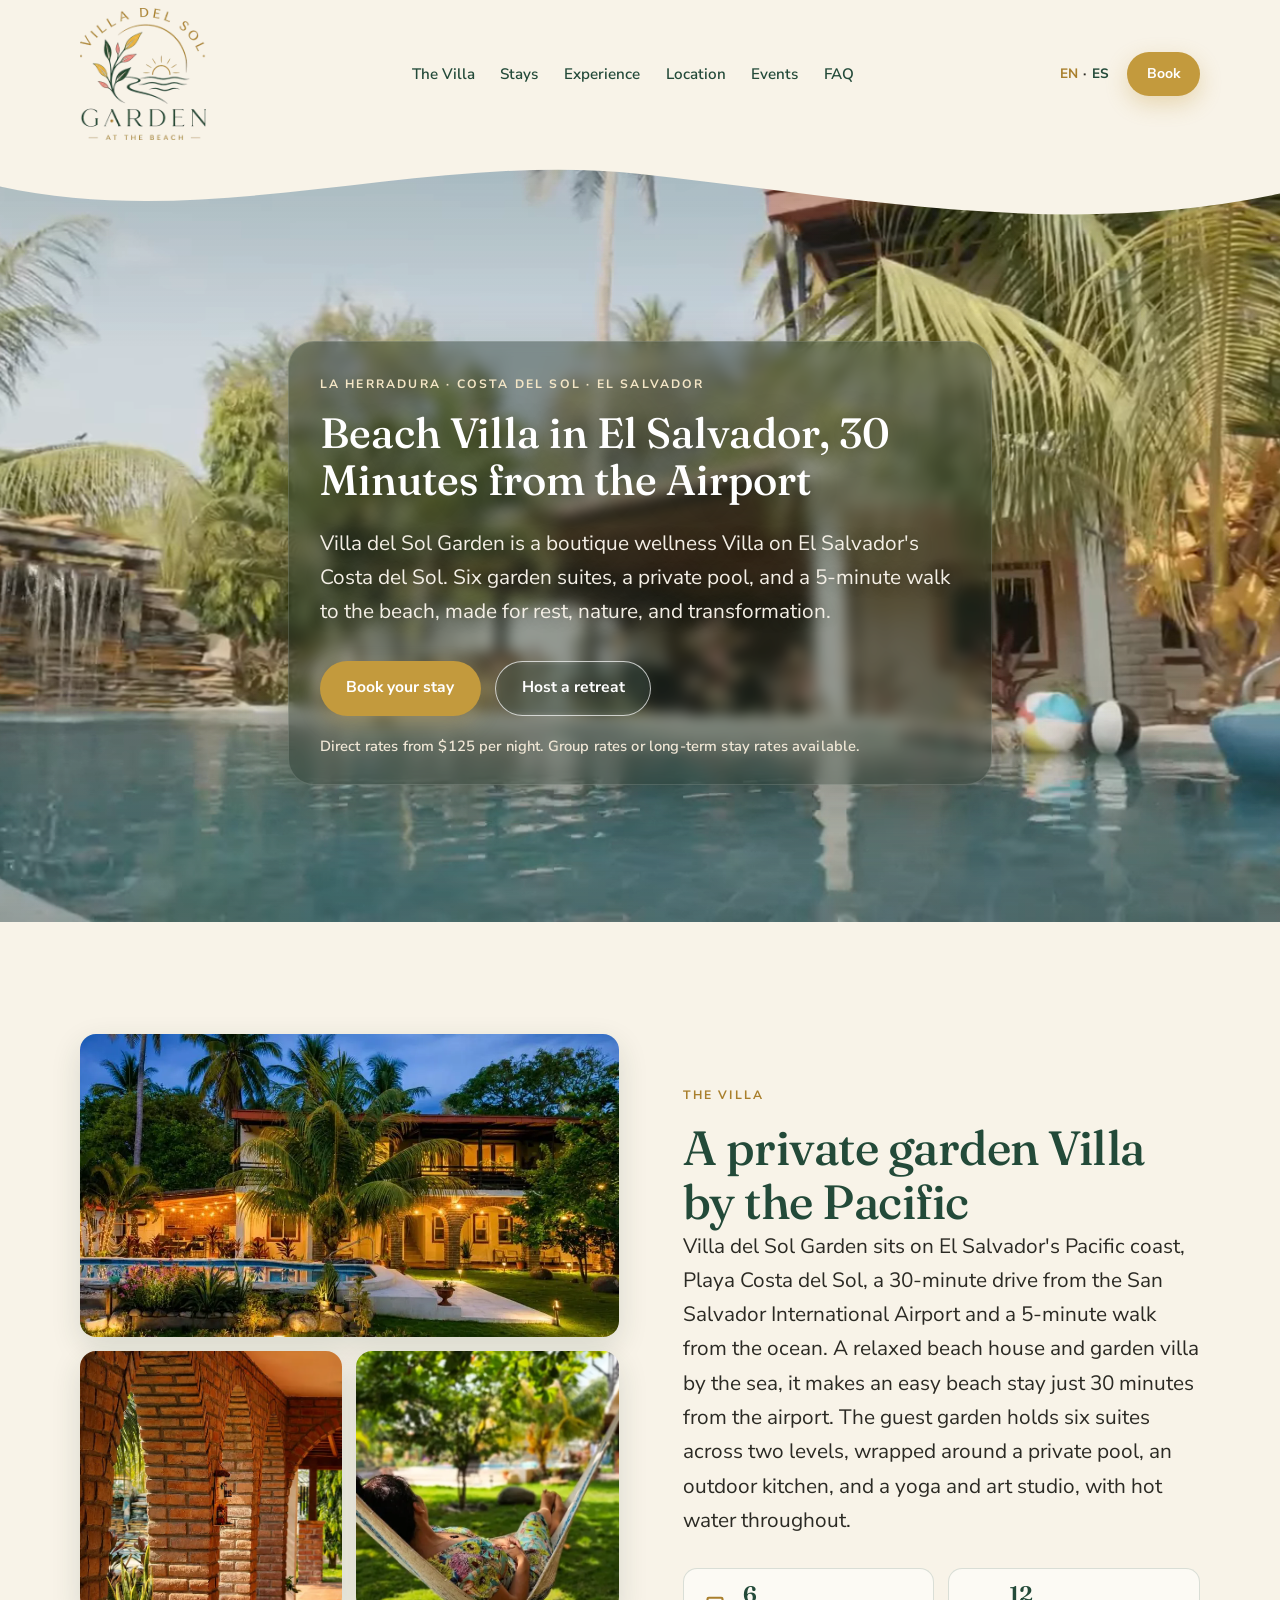
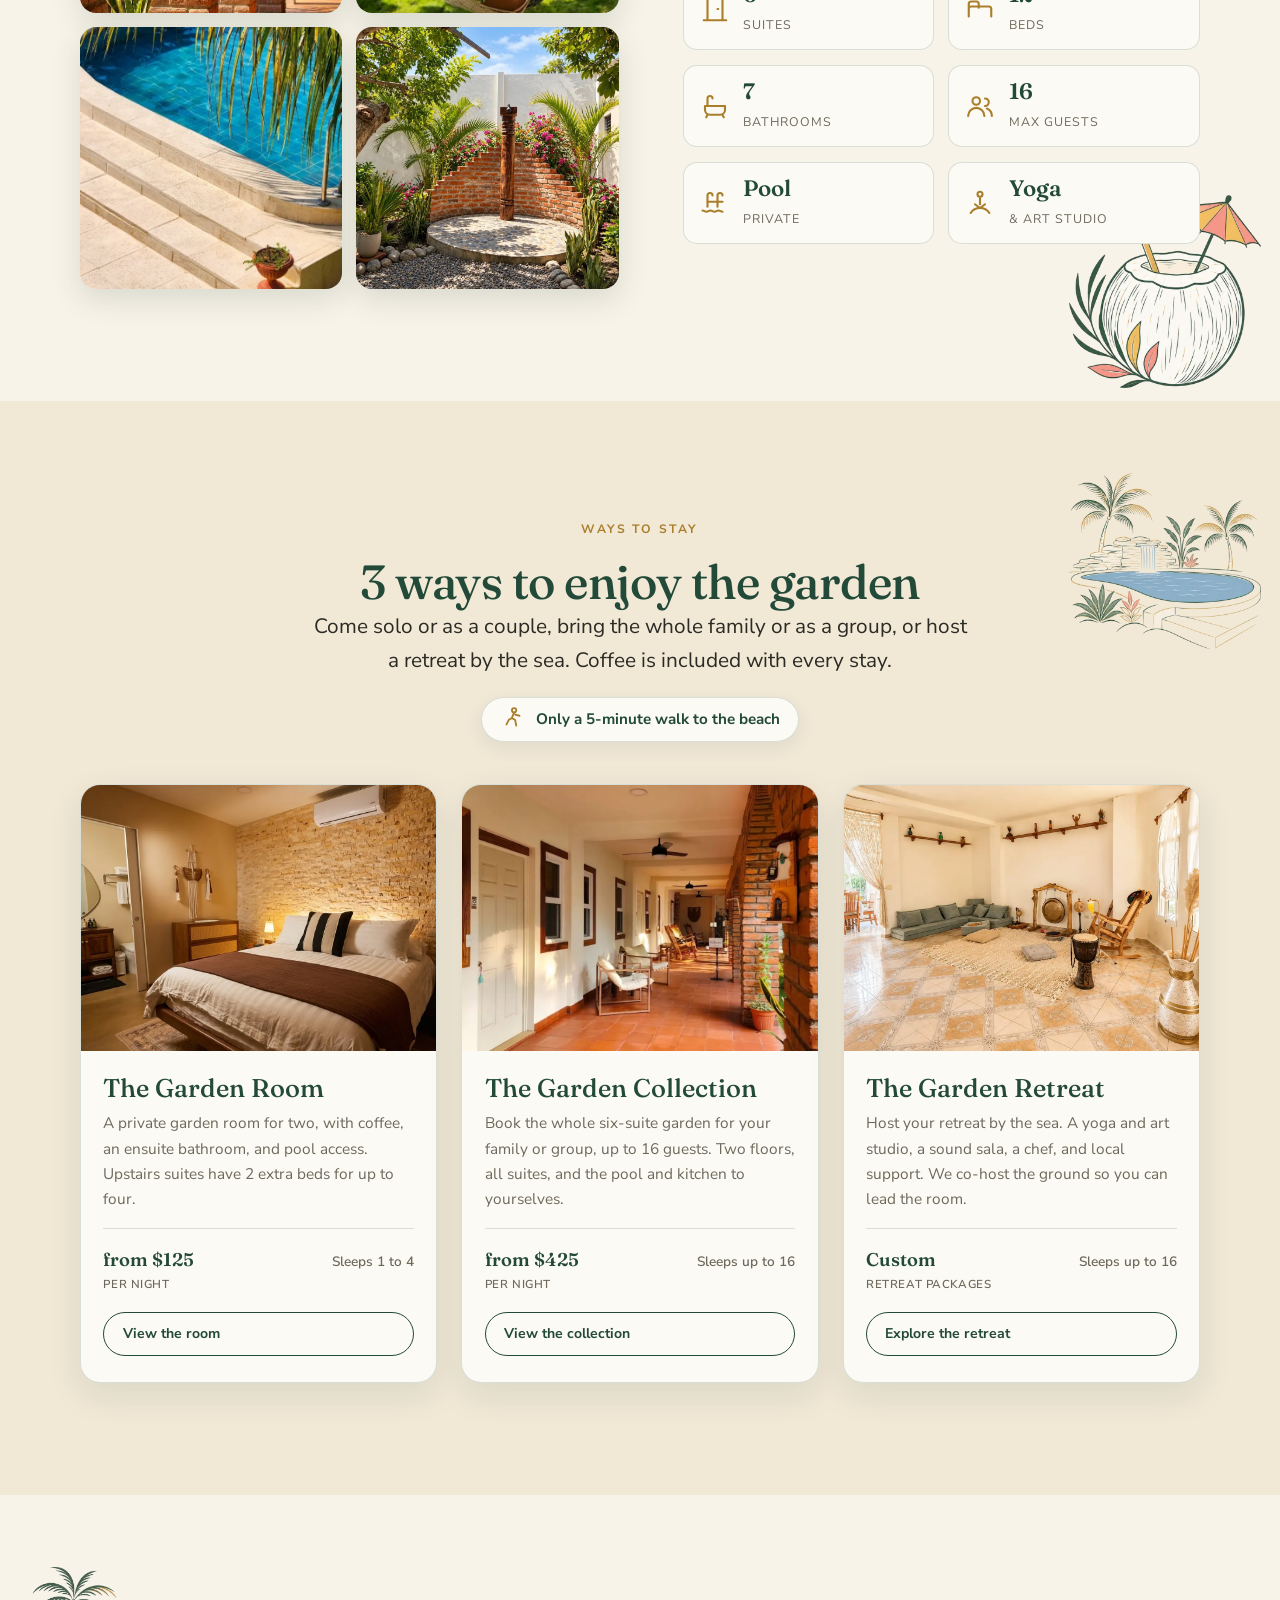
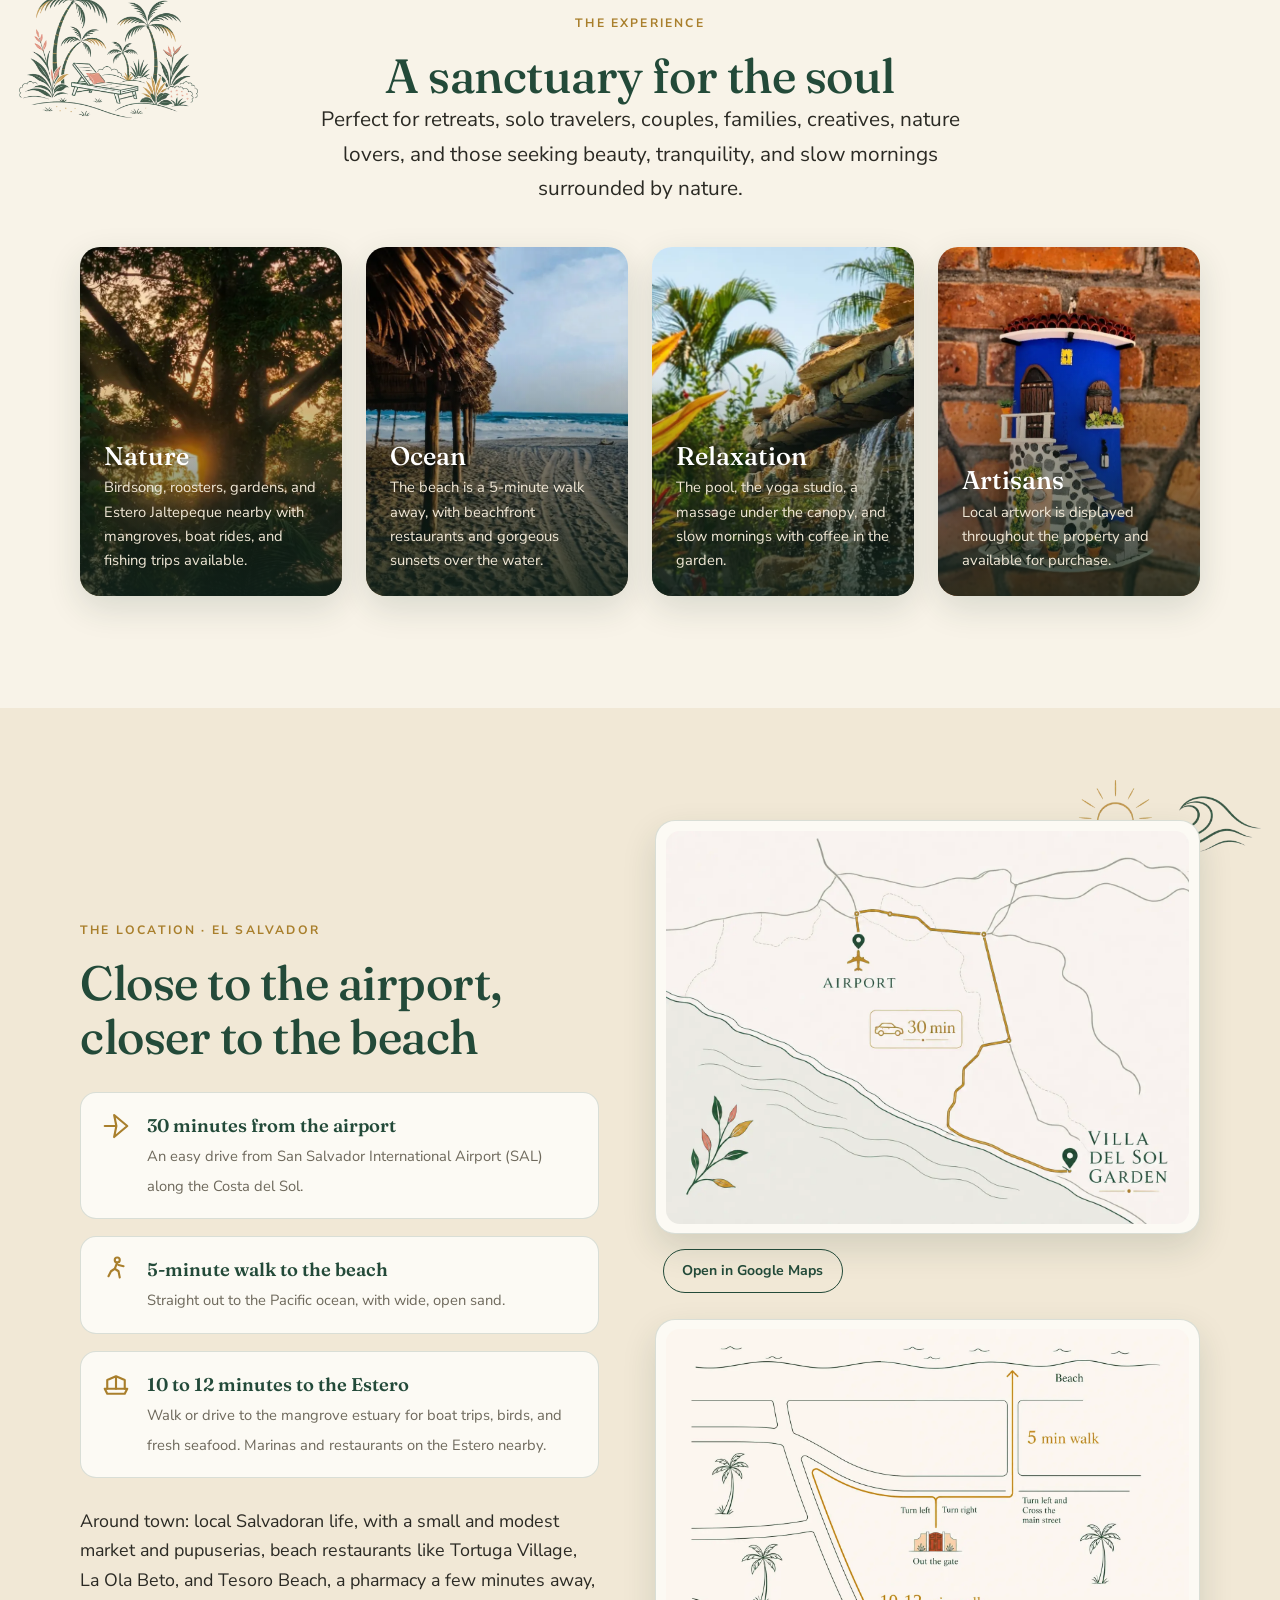
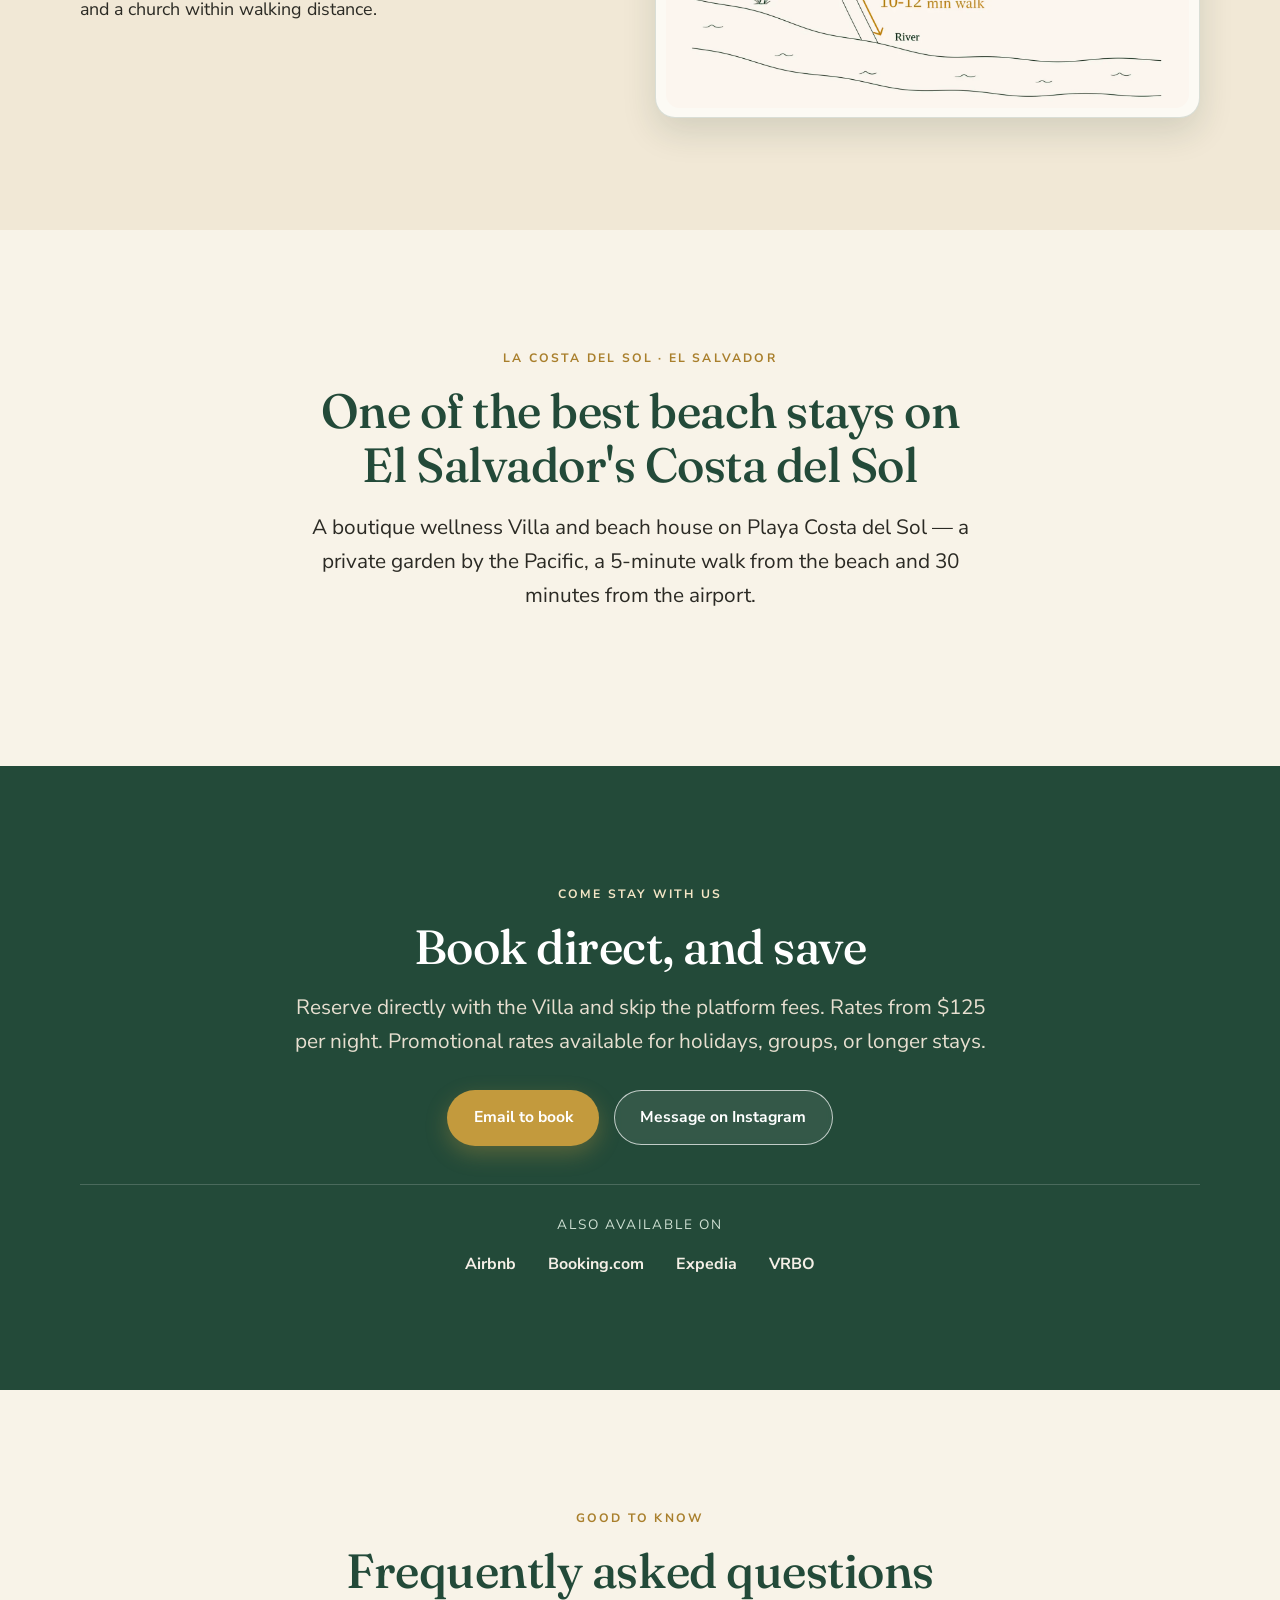
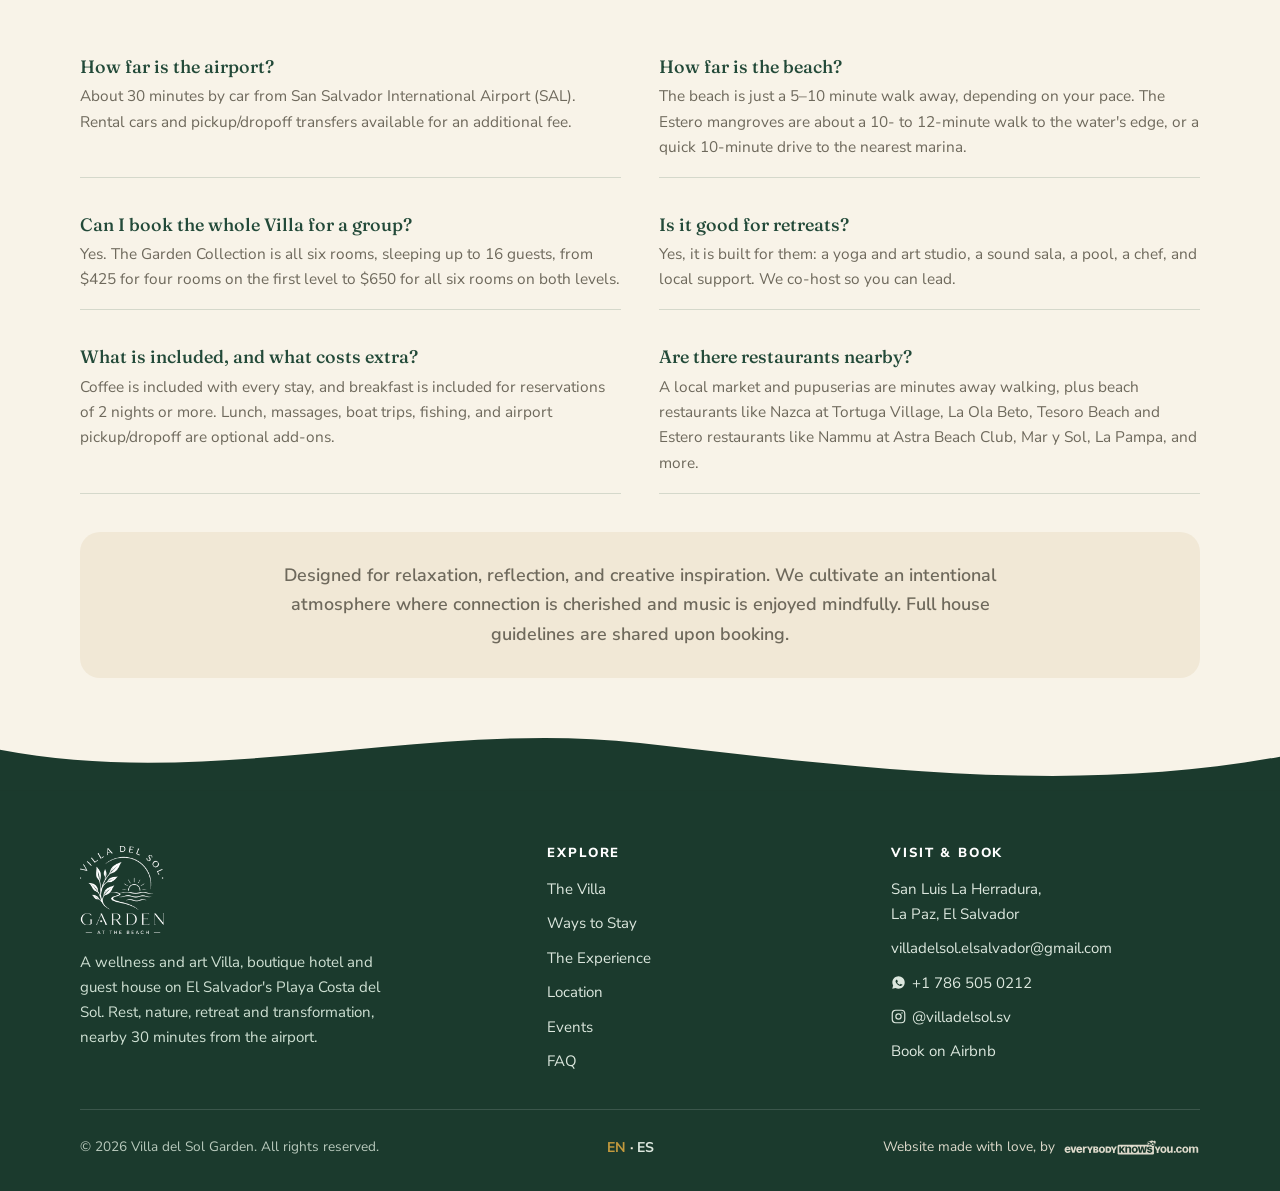
<file: index.html>
<!DOCTYPE html>
<html lang="en">
<head>
<meta charset="UTF-8">
<meta name="viewport" content="width=device-width, initial-scale=1.0">
<title>Beach Villa in El Salvador, 30 Minutes from the Airport</title>
<meta name="description" content="Villa del Sol Garden is a wellness Villa in El Salvador, 30 minutes from the airport and a 5-minute walk to the beach. Six suites, private pool, retreats. Book direct.">
<meta name="keywords" content="beach villa El Salvador, villa rental near El Salvador airport, beach house 30 minutes from airport, Costa del Sol villa, La Herradura villa rental, wellness retreat El Salvador, retreat venue El Salvador, private villa with pool El Salvador, casa de playa El Salvador, villa cerca del aeropuerto, alquiler villa Costa del Sol">

<link rel="canonical" href="https://villadelsolsv.com/">
<link rel="alternate" hreflang="en" href="https://villadelsolsv.com/">
<link rel="alternate" hreflang="es" href="https://villadelsolsv.com/es/">
<link rel="alternate" hreflang="es-SV" href="https://villadelsolsv.com/es/">
<link rel="alternate" hreflang="x-default" href="https://villadelsolsv.com/">

<meta property="og:title" content="Beach Villa in El Salvador, 30 Minutes from the Airport">
<meta property="og:description" content="A wellness Villa on El Salvador's Costa del Sol. Six garden suites, private pool, and a 5-minute walk to the beach. Made for rest, nature, and retreats.">
<meta property="og:type" content="website">
<meta property="og:url" content="https://villadelsolsv.com/">
<meta property="og:image" content="https://villadelsolsv.com/assets/images/social-share/social-share-villa-del-sol-garden-villadelsolsv.com.jpg">
<meta property="og:image:width" content="1200">
<meta property="og:image:height" content="630">
<meta property="og:image:alt" content="Villa del Sol Garden lit up at dusk beside its pool and palms">
<meta property="og:site_name" content="Villa del Sol Garden">
<meta property="og:locale" content="en_US">
<meta property="og:locale:alternate" content="es_SV">

<meta name="twitter:card" content="summary_large_image">
<meta name="twitter:title" content="Beach Villa in El Salvador, 30 Minutes from the Airport">
<meta name="twitter:description" content="A wellness Villa on El Salvador's Costa del Sol. Six garden suites, private pool, and a 5-minute walk to the beach.">
<meta name="twitter:image" content="https://villadelsolsv.com/assets/images/social-share/social-share-villa-del-sol-garden-villadelsolsv.com.jpg">

<meta name="robots" content="index, follow, max-image-preview:large, max-snippet:-1, max-video-preview:-1">
<meta name="author" content="Villa del Sol Garden">
<meta name="theme-color" content="#234A39">
<meta name="geo.region" content="SV">
<meta name="geo.placename" content="La Herradura, La Paz, El Salvador">
<meta http-equiv="content-language" content="en">

<link rel="icon" href="favicon.ico" sizes="any">
<link rel="icon" type="image/png" sizes="32x32" href="favicon-32x32.png">
<link rel="icon" type="image/png" sizes="16x16" href="favicon-16x16.png">
<link rel="apple-touch-icon" sizes="180x180" href="apple-touch-icon.png">
<link rel="manifest" href="site.webmanifest">
<link rel="alternate" type="text/plain" title="llms.txt" href="https://villadelsolsv.com/llms.txt">

<link rel="preload" as="image" href="assets/images/hero/hero-villa-del-sol-garden-villadelsolsv.com.webp" type="image/webp" fetchpriority="high">
<link rel="preconnect" href="https://fonts.googleapis.com">
<link rel="preconnect" href="https://fonts.gstatic.com" crossorigin>
<link rel="preload" as="style" href="https://fonts.googleapis.com/css2?family=Fraunces:ital,wght@0,400;0,500;0,600;1,400&amp;family=Nunito+Sans:wght@400;600;700;800&amp;display=swap">
<link rel="stylesheet" href="https://fonts.googleapis.com/css2?family=Fraunces:ital,wght@0,400;0,500;0,600;1,400&amp;family=Nunito+Sans:wght@400;600;700;800&amp;display=swap" media="print" onload="this.media='all'">
<noscript><link rel="stylesheet" href="https://fonts.googleapis.com/css2?family=Fraunces:ital,wght@0,400;0,500;0,600;1,400&amp;family=Nunito+Sans:wght@400;600;700;800&amp;display=swap"></noscript>

<link rel="stylesheet" href="assets/css/tokens.css">
<link rel="stylesheet" href="assets/css/styles.css">

<script type="application/ld+json">
{
  "@context": "https://schema.org",
  "@graph": [
    {
      "@type": "Organization",
      "@id": "https://villadelsolsv.com/#org",
      "name": "Villa del Sol Garden",
      "alternateName": ["Villa del Sol Garden at the Beach", "Villa del Sol"],
      "url": "https://villadelsolsv.com/",
      "logo": "https://villadelsolsv.com/assets/images/logos/logo-villa-del-sol-garden-villadelsolsv.com.webp",
      "image": "https://villadelsolsv.com/assets/images/social-share/social-share-villa-del-sol-garden-villadelsolsv.com.jpg",
      "slogan": "One of the best beach stays on El Salvador's Costa del Sol — a wellness Villa for rest, nature, and transformation.",
      "description": "Villa del Sol Garden is a wellness Villa on El Salvador's Costa del Sol, a 30-minute drive from San Salvador International Airport and a 5-minute walk to the beach. Six garden suites, a private pool, a yoga and art studio, and retreat hosting.",
      "areaServed": ["SV", "US"],
      "knowsLanguage": ["en", "es"],
      "knowsAbout": ["beach Villa rental", "wellness retreats", "retreat venue", "boutique accommodation El Salvador", "Costa del Sol beach house"],
      "email": "villadelsol.elsalvador@gmail.com",
      "sameAs": [
        "https://www.instagram.com/villadelsol.sv",
        "https://www.airbnb.com/rooms/1538525863498838806",
        "https://www.booking.com/hotel/sv/villa-del-sol-garden-at-the-beach.html",
        "https://www.expedia.com/La-Herradura-Hotels-Villa-Del-Sol-Garden-At-The-Beach.h128071885.Hotel-Information"
      ]
    },
    {
      "@type": ["LodgingBusiness", "LocalBusiness"],
      "@id": "https://villadelsolsv.com/#lodging",
      "name": "Villa del Sol Garden",
      "parentOrganization": {"@id": "https://villadelsolsv.com/#org"},
      "description": "A wellness Villa and retreat venue near the beach in La Herradura, El Salvador. Rent a single garden suite, the whole six-suite garden for a group of up to 16, or host a retreat by the sea.",
      "image": "https://villadelsolsv.com/assets/images/social-share/social-share-villa-del-sol-garden-villadelsolsv.com.jpg",
      "logo": "https://villadelsolsv.com/assets/images/logos/logo-villa-del-sol-garden-villadelsolsv.com.webp",
      "url": "https://villadelsolsv.com/",
      "email": "villadelsol.elsalvador@gmail.com",
      "priceRange": "$$",
      "currenciesAccepted": "USD",
      "petsAllowed": false,
      "numberOfRooms": 6,
      "amenityFeature": [
        {"@type": "LocationFeatureSpecification", "name": "Private swimming pool", "value": true},
        {"@type": "LocationFeatureSpecification", "name": "Yoga and art studio", "value": true},
        {"@type": "LocationFeatureSpecification", "name": "Outdoor kitchen", "value": true},
        {"@type": "LocationFeatureSpecification", "name": "Hot water", "value": true},
        {"@type": "LocationFeatureSpecification", "name": "Breakfast included", "value": true}
      ],
      "address": {"@type": "PostalAddress", "addressCountry": "SV", "addressRegion": "La Paz", "addressLocality": "San Luis La Herradura"},
      "areaServed": [{"@type": "Country", "name": "El Salvador"}],
      "hasMap": "https://maps.app.goo.gl/d9JLudeJX6YPt68A8",
      "geo": {"@type": "GeoCoordinates", "latitude": 13.3318432, "longitude": -88.9728777}
    },
    {
      "@type": "WebSite",
      "@id": "https://villadelsolsv.com/#website",
      "url": "https://villadelsolsv.com/",
      "name": "Villa del Sol Garden",
      "inLanguage": ["en", "es"],
      "publisher": {"@id": "https://villadelsolsv.com/#org"}
    }
  ]
}
</script>
<script type="application/ld+json">
{
  "@context": "https://schema.org",
  "@type": "FAQPage",
  "@id": "https://villadelsolsv.com/#faq",
  "mainEntity": [
    {"@type":"Question","name":"How far is Villa del Sol Garden from the airport?","acceptedAnswer":{"@type":"Answer","text":"About 30 minutes by car from San Salvador International Airport (SAL), on El Salvador's Costa del Sol near La Herradura."}},
    {"@type":"Question","name":"How far is the beach?","acceptedAnswer":{"@type":"Answer","text":"The Pacific is about a 5-minute walk from the Villa, and the Estero mangroves are around a 10- to 12-minute walk."}},
    {"@type":"Question","name":"Can I book the entire Villa for a group?","acceptedAnswer":{"@type":"Answer","text":"Yes. The Garden Collection is all six rooms, sleeping up to 16 guests, from 425 US dollars for four rooms on the first level to 650 for all six rooms on both levels."}},
    {"@type":"Question","name":"Is Villa del Sol Garden good for retreats?","acceptedAnswer":{"@type":"Answer","text":"Yes. It is built for retreats, with a yoga and art studio, a sound sala, a pool, a chef, and on-the-ground support. The owner co-hosts so organizers can focus on leading."}},
    {"@type":"Question","name":"What is included and what costs extra?","acceptedAnswer":{"@type":"Answer","text":"Coffee is included with every stay, and breakfast is included for reservations of 2 nights or more. Lunch, massages, mangrove boat trips, fishing, and airport pickup are optional add-ons."}},
    {"@type":"Question","name":"Are there restaurants nearby?","acceptedAnswer":{"@type":"Answer","text":"A local market and pupuserias are minutes away, along with beach restaurants such as Tortuga Village, La Ola Beto, and Tesoro Beach."}}
  ]
}
</script>
</head>
<body>

<header class="site-header">
  <div class="wrap">
    <nav class="nav" aria-label="Main">
      <a class="brand" href="index.html" aria-label="Villa del Sol Garden home">
        <img src="assets/images/logos/logo-villa-del-sol-garden-transparent-villadelsolsv.com.webp" alt="Villa del Sol Garden logo" width="132" height="140">
        <span class="brand-name">Villa del Sol Garden<small>At the Beach</small></span>
      </a>
      <ul class="nav-links">
        <li><a href="#villa">The Villa</a></li>
        <li><a href="#stays">Stays</a></li>
        <li><a href="#experience">Experience</a></li>
        <li><a href="#location">Location</a></li>
        <li><a href="retreat.html#events">Events</a></li><li><a href="faq.html">FAQ</a></li>
      </ul>
      <div class="nav-right">
        <div class="lang"><span class="active">EN</span> · <a href="es/index.html">ES</a></div>
        <a class="btn btn-gold btn-sm" href="#book">Book</a>
        <button class="nav-toggle" aria-label="Open menu" aria-expanded="false"><span></span><span></span><span></span></button>
      </div>
    </nav>
  </div>
</header>

<main>

  <!-- HERO -->
  <section class="hero" id="top">
    <div class="hero-media">
      <img class="hero-poster" src="assets/images/hero/hero-villa-del-sol-garden-villadelsolsv.com.webp" alt="Villa del Sol Garden lit up at dusk beside its pool, palms, and garden" fetchpriority="high">
      <video class="hero-video" muted loop playsinline preload="none" aria-hidden="true"
        data-mp4="assets/video/hero-loop-villa-del-sol-villadelsolsv.com.mp4"
        data-webm="assets/video/hero-loop-villa-del-sol-villadelsolsv.com.webm"></video>
    </div>
    <div class="hero-wave" aria-hidden="true">
      <svg viewBox="0 0 1440 100" preserveAspectRatio="none"><path d="M0,44 C240,96 480,4 720,30 C960,56 1200,104 1440,52 L1440,0 L0,0 Z"></path></svg>
    </div>
    <div class="wrap">
      <div class="hero-inner">
        <span class="eyebrow">La Herradura &middot; Costa del Sol &middot; El Salvador</span>
        <h1>Beach Villa in El Salvador, 30 Minutes from the Airport</h1>
        <p class="lead">Villa del Sol Garden is a boutique wellness Villa on El Salvador's Costa del Sol. Six garden suites, a private pool, and a 5-minute walk to the beach, made for rest, nature, and transformation.</p>
        <div class="hero-cta">
          <a class="btn btn-gold" href="#book">Book your stay</a>
          <a class="btn btn-ghost" href="#stays">Host a retreat</a>
        </div>
        <p class="hero-note">Direct rates from $125 per night. Group rates or long-term stay rates available.</p>
      </div>
    </div>
  </section>

  <!-- THE VILLA -->
  <section class="section" id="villa"><div class="motif motif--br" aria-hidden="true"><img src="assets/images/decor/decor-coconut-drink-villa-del-sol-villadelsolsv.com.webp" alt="A coconut drink illustration" loading="lazy"></div>
    <div class="wrap">
      <div class="villa-grid">
        <div class="villa-mosaic reveal">
          <img src="assets/images/gallery/villa-1-villa-del-sol-villadelsolsv.com.webp" alt="Villa del Sol Garden and its pool from the garden" loading="lazy">
          <img src="assets/images/gallery/villa-2-villa-del-sol-villadelsolsv.com.webp" alt="Palms and greenery in the Villa del Sol Garden grounds" loading="lazy">
          <img src="assets/images/gallery/villa-3-villa-del-sol-villadelsolsv.com.webp" alt="Covered terrace and outdoor dining at Villa del Sol Garden" loading="lazy">
          <img src="assets/images/gallery/villa-4-villa-del-sol-villadelsolsv.com.webp" alt="A warm suite interior at Villa del Sol Garden" loading="lazy">
          <img src="assets/images/rooms/outdoor-shower-villa-del-sol-villadelsolsv.com.webp" alt="The garden outdoor shower, set on river stones amid brick and bougainvillea at Villa del Sol Garden" loading="lazy">
        </div>
        <div class="reveal">
          <span class="eyebrow">The Villa</span>
          <h2>A private garden Villa by the Pacific</h2>
          <p class="lead">Villa del Sol Garden sits on El Salvador's Pacific coast, Playa Costa del Sol, a 30-minute drive from the San Salvador International Airport and a 5-minute walk from the ocean. A relaxed beach house and garden villa by the sea, it makes an easy beach stay just 30 minutes from the airport. The guest garden holds six suites across two levels, wrapped around a private pool, an outdoor kitchen, and a yoga and art studio, with hot water throughout.</p>
          <div class="icon-stats">
            <div class="icon-stat"><svg viewBox="0 0 24 24" fill="none" stroke="currentColor" stroke-width="1.7" stroke-linecap="round" stroke-linejoin="round"><path d="M3 21h18M6 21V4a1 1 0 0 1 1-1h10a1 1 0 0 1 1 1v17"/><path d="M14 12h.6"/></svg><div><b>6</b><span>Suites</span></div></div>
            <div class="icon-stat"><svg viewBox="0 0 24 24" fill="none" stroke="currentColor" stroke-width="1.7" stroke-linecap="round" stroke-linejoin="round"><path d="M3 18v-6a2 2 0 0 1 2-2h14a2 2 0 0 1 2 2v6M3 18v-9M21 18v-3M3 12V8a2 2 0 0 1 2-2h4a2 2 0 0 1 2 2v3"/></svg><div><b>12</b><span>Beds</span></div></div>
            <div class="icon-stat"><svg viewBox="0 0 24 24" fill="none" stroke="currentColor" stroke-width="1.7" stroke-linecap="round" stroke-linejoin="round"><path d="M4 12h16v3a4 4 0 0 1-4 4H8a4 4 0 0 1-4-4v-3Z"/><path d="M6 12V6a2 2 0 0 1 4 0"/><path d="M6 19l-1 2M18 19l1 2"/></svg><div><b>7</b><span>Bathrooms</span></div></div>
            <div class="icon-stat"><svg viewBox="0 0 24 24" fill="none" stroke="currentColor" stroke-width="1.7" stroke-linecap="round" stroke-linejoin="round"><circle cx="9" cy="8" r="3"/><path d="M2.5 20a6.5 6.5 0 0 1 13 0M16 6a3 3 0 0 1 0 6M21.5 20a6.5 6.5 0 0 0-4-6"/></svg><div><b>16</b><span>Max guests</span></div></div>
            <div class="icon-stat"><svg viewBox="0 0 24 24" fill="none" stroke="currentColor" stroke-width="1.7" stroke-linecap="round" stroke-linejoin="round"><path d="M2 18c1.6 0 1.6 1 3.2 1s1.6-1 3.2-1 1.6 1 3.2 1 1.6-1 3.2-1 1.6 1 3.2 1"/><path d="M6 15V6a2 2 0 0 1 4 0M14 15V6a2 2 0 0 1 4 0M6 11h12"/></svg><div><b>Pool</b><span>Private</span></div></div>
            <div class="icon-stat"><svg viewBox="0 0 24 24" fill="none" stroke="currentColor" stroke-width="1.7" stroke-linecap="round" stroke-linejoin="round"><circle cx="12" cy="5" r="2"/><path d="M12 8v5M4.5 20c2-3 4.7-4 7.5-4s5.5 1 7.5 4M8 13l4 3 4-3"/></svg><div><b>Yoga</b><span>&amp; art studio</span></div></div>
          </div>
        </div>
      </div>
    </div>
  </section>

  <!-- WAYS TO STAY -->
  <section class="section section--surface" id="stays"><div class="motif motif--right motif--top" aria-hidden="true"><img src="assets/images/decor/decor-swimming-pool-villa-del-sol-villadelsolsv.com.webp" alt="A swimming pool illustration" loading="lazy"></div>
    <div class="leaf-flock" data-n="12" aria-hidden="true"></div>
    <div class="wrap">
      <div class="sec-head center reveal">
        <span class="eyebrow">Ways to Stay</span>
        <h2>3 ways to enjoy the garden</h2>
        <p class="lead">Come solo or as a couple, bring the whole family or as a group, or host a retreat by the sea. Coffee is included with every stay.</p>
        <span class="beach-badge"><svg viewBox="0 0 24 24" fill="none" stroke="currentColor" stroke-width="1.7" stroke-linecap="round" stroke-linejoin="round"><circle cx="13" cy="4" r="2"/><path d="M13 6l-2 5 3 2 1 5M11 11l-3 2-2 4M14 8l4 1"/></svg> Only a 5-minute walk to the beach</span>
      </div>
      <div class="stay-grid">
        <article class="stay-card reveal">
          <div class="ph"><img src="assets/images/rooms/single-garden-room-villa-del-sol-villadelsolsv.com.webp" alt="A private garden suite with a queen bed at Villa del Sol Garden" loading="lazy"></div>
          <div class="stay-body">
            <h3>The Garden Room</h3>
            <p>A private garden room for two, with coffee, an ensuite bathroom, and pool access. Upstairs suites have 2 extra beds for up to four.</p>
            <div class="stay-meta"><span class="price">from $125<small>per night</small></span><span class="cap-n">Sleeps 1 to 4</span></div>
            <a class="btn btn-outline btn-sm" href="single.html">View the room</a>
          </div>
        </article>
        <article class="stay-card reveal">
          <div class="ph"><img src="assets/images/rooms/family-garden-collection-villa-del-sol-villadelsolsv.com.webp" alt="The full garden and terrace at Villa del Sol Garden set for a group" loading="lazy"></div>
          <div class="stay-body">
            <h3>The Garden Collection</h3>
            <p>Book the whole six-suite garden for your family or group, up to 16 guests. Two floors, all suites, and the pool and kitchen to yourselves.</p>
            <div class="stay-meta"><span class="price">from $425<small>per night</small></span><span class="cap-n">Sleeps up to 16</span></div>
            <a class="btn btn-outline btn-sm" href="family.html">View the collection</a>
          </div>
        </article>
        <article class="stay-card reveal">
          <div class="ph"><img src="assets/images/rooms/garden-retreat-villa-del-sol-villadelsolsv.com.webp" alt="Yoga and gathering space set up for a retreat at Villa del Sol Garden" loading="lazy"></div>
          <div class="stay-body">
            <h3>The Garden Retreat</h3>
            <p>Host your retreat by the sea. A yoga and art studio, a sound sala, a chef, and local support. We co-host the ground so you can lead the room.</p>
            <div class="stay-meta"><span class="price">Custom<small>retreat packages</small></span><span class="cap-n">Sleeps up to 16</span></div>
            <a class="btn btn-outline btn-sm" href="retreat.html">Explore the retreat</a>
          </div>
        </article>
      </div>
    </div>
  </section>

  <!-- THE EXPERIENCE -->
  <section class="section" id="experience"><div class="motif motif--left motif--top" aria-hidden="true"><img src="assets/images/decor/decor-palm-relax-villa-del-sol-villadelsolsv.com.webp" alt="A palm trees and lounge illustration" loading="lazy"></div>
    <div class="wrap">
      <div class="sec-head center reveal">
        <span class="eyebrow">The Experience</span>
        <h2>A sanctuary for the soul</h2>
        <p class="lead">Perfect for retreats, solo travelers, couples, families, creatives, nature lovers, and those seeking beauty, tranquility, and slow mornings surrounded by nature.</p>
      </div>
      <div class="exp-grid">
        <article class="exp-card reveal">
          <img src="assets/images/experience/experience-nature-villa-del-sol-villadelsolsv.com.webp" alt="Lush tropical nature and birdsong around Villa del Sol Garden" loading="lazy">
          <div class="txt"><h3>Nature</h3><p>Birdsong, roosters, gardens, and Estero Jaltepeque nearby with mangroves, boat rides, and fishing trips available.</p></div>
        </article>
        <article class="exp-card reveal">
          <img src="assets/images/experience/experience-ocean-villa-del-sol-villadelsolsv.com.webp" alt="The Pacific ocean and sunset near Villa del Sol Garden" loading="lazy">
          <div class="txt"><h3>Ocean</h3><p>The beach is a 5-minute walk away, with beachfront restaurants and gorgeous sunsets over the water.</p></div>
        </article>
        <article class="exp-card reveal">
          <img src="assets/images/experience/experience-relaxation-villa-del-sol-villadelsolsv.com.webp" alt="Relaxation by the pool and garden at Villa del Sol Garden" loading="lazy">
          <div class="txt"><h3>Relaxation</h3><p>The pool, the yoga studio, a massage under the canopy, and slow mornings with coffee in the garden.</p></div>
        </article>
        <article class="exp-card reveal">
          <img src="assets/images/experience/experience-localart-villa-del-sol-villadelsolsv.com.webp" alt="Local Salvadoran artwork displayed at Villa del Sol Garden" loading="lazy">
          <div class="txt"><h3>Artisans</h3><p>Local artwork is displayed throughout the property and available for purchase.</p></div>
        </article>
      </div>
    </div>
  </section>

  <!-- LOCATION -->
  <section class="section section--surface" id="location"><div class="motif motif--right motif--top" aria-hidden="true"><img src="assets/images/decor/decor-waves-sun-villa-del-sol-villadelsolsv.com.webp" alt="A waves and sun illustration" loading="lazy"></div>
    <div class="wrap">
      <div class="loc-grid">
        <div class="reveal">
          <span class="eyebrow">The Location &middot; El Salvador</span>
          <h2>Close to the airport, closer to the beach</h2>
          <div class="loc-facts">
            <div class="loc-fact"><svg viewBox="0 0 24 24" fill="none" stroke="currentColor" stroke-width="1.7" stroke-linecap="round" stroke-linejoin="round"><path d="M10.5 3.2 21 12l-10.5 8.8 1.8-8.8-1.8-8.8Z"/><path d="M3 12h8.5"/></svg><div><b>30 minutes from the airport</b><span>An easy drive from San Salvador International Airport (SAL) along the Costa del Sol.</span></div></div>
            <div class="loc-fact"><svg viewBox="0 0 24 24" fill="none" stroke="currentColor" stroke-width="1.7" stroke-linecap="round" stroke-linejoin="round"><circle cx="13" cy="4" r="2"/><path d="M13 6l-2 5 3 2 1 5M11 11l-3 2-2 4M14 8l4 1"/></svg><div><b>5-minute walk to the beach</b><span>Straight out to the Pacific ocean, with wide, open sand.</span></div></div>
            <div class="loc-fact"><svg viewBox="0 0 24 24" fill="none" stroke="currentColor" stroke-width="1.7" stroke-linecap="round" stroke-linejoin="round"><path d="M3 15h18l-2 4H5l-2-4Z"/><path d="M5 15V8l7-3 7 3v7M12 5v10"/></svg><div><b>10 to 12 minutes to the Estero</b><span>Walk or drive to the mangrove estuary for boat trips, birds, and fresh seafood. Marinas and restaurants on the Estero nearby.</span></div></div>
          </div>
          <p>Around town: local Salvadoran life, with a small and modest market and pupuserias, beach restaurants like Tortuga Village, La Ola Beto, and Tesoro Beach, a pharmacy a few minutes away, and a church within walking distance.</p>
        </div>
        <div class="reveal">
          <div class="sketch-map"><img src="assets/images/gallery/route-map-airport-villa-del-sol-villadelsolsv.com.webp" alt="Illustrated map of the 30-minute drive from San Salvador airport (SAL) to Villa del Sol Garden on the Costa del Sol" loading="lazy" style="width:100%;height:auto;display:block;border-radius:14px">
          </div>
          <div class="map-actions">
            <a class="btn btn-outline btn-sm" href="https://maps.app.goo.gl/d9JLudeJX6YPt68A8" target="_blank" rel="noopener">Open in Google Maps</a>
          </div>
          <div class="sketch-map" style="margin-top:1.2rem"><img src="assets/images/gallery/beach-river-walk-map-villa-del-sol-villadelsolsv.com.webp" alt="Illustrated map of the walk from the Villa gate to the beach (about 5 minutes) and the river (about 7 minutes)" loading="lazy" style="width:100%;height:auto;display:block;border-radius:14px"></div>
        </div>
      </div>
    </div>
  </section>

  <!-- POSITIONING / COSTA DEL SOL -->
  <section class="section" id="costa-del-sol">
    <div class="wrap">
      <div class="sec-head center reveal" style="text-align:center;margin-left:auto;margin-right:auto">
        <span class="eyebrow">La Costa del Sol &middot; El Salvador</span>
        <h2>One of the best beach stays on El Salvador's Costa del Sol</h2>
        <p class="lead" style="margin:1.1rem auto 0">A boutique wellness Villa and beach house on Playa Costa del Sol &mdash; a private garden by the Pacific, a 5-minute walk from the beach and 30 minutes from the airport.</p>
      </div>
    </div>
  </section>

  <!-- BOOK -->
  <section class="section book" id="book">
<div class="leaf-flock gold on-dark" data-n="12" aria-hidden="true"></div>
    <div class="wrap">
      <div class="reveal">
        <span class="eyebrow">Come Stay With Us</span>
        <h2>Book direct, and save</h2>
        <p class="lead">Reserve directly with the Villa and skip the platform fees. Rates from $125 per night. Promotional rates available for holidays, groups, or longer stays.</p>
        <div class="book-cta">
          <a class="btn btn-gold" href="mailto:villadelsol.elsalvador@gmail.com?subject=Booking%20enquiry%20-%20Villa%20del%20Sol%20Garden">Email to book</a>
          <a class="btn btn-ghost" href="https://www.instagram.com/villadelsol.sv" target="_blank" rel="noopener">Message on Instagram</a>
        </div>
        <div class="book-platforms">
          <p>Also available on</p>
          <div class="plat-links">
            <a href="https://www.airbnb.com/rooms/1538525863498838806" target="_blank" rel="noopener">Airbnb</a>
            <a href="https://www.booking.com/hotel/sv/villa-del-sol-garden-at-the-beach.html" target="_blank" rel="noopener">Booking.com</a>
            <a href="https://www.expedia.com/La-Herradura-Hotels-Villa-Del-Sol-Garden-At-The-Beach.h128071885.Hotel-Information" target="_blank" rel="noopener">Expedia</a>
            <a href="https://www.vrbo.com/5185787" target="_blank" rel="noopener">VRBO</a>
          </div>
        </div>
      </div>
    </div>
  </section>

  <!-- FAQ -->
  <section class="section" id="faq">
    <div class="wrap">
      <div class="sec-head center reveal">
        <span class="eyebrow">Good to Know</span>
        <h2>Frequently asked questions</h2>
      </div>
      <div class="faq-grid reveal">
        <div class="faq-item"><h3>How far is the airport?</h3><p>About 30 minutes by car from San Salvador International Airport (SAL). Rental cars and pickup/dropoff transfers available for an additional fee.</p></div>
        <div class="faq-item"><h3>How far is the beach?</h3><p>The beach is just a 5&ndash;10 minute walk away, depending on your pace. The Estero mangroves are about a 10- to 12-minute walk to the water's edge, or a quick 10-minute drive to the nearest marina.</p></div>
        <div class="faq-item"><h3>Can I book the whole Villa for a group?</h3><p>Yes. The Garden Collection is all six rooms, sleeping up to 16 guests, from $425 for four rooms on the first level to $650 for all six rooms on both levels.</p></div>
        <div class="faq-item"><h3>Is it good for retreats?</h3><p>Yes, it is built for them: a yoga and art studio, a sound sala, a pool, a chef, and local support. We co-host so you can lead.</p></div>
        <div class="faq-item"><h3>What is included, and what costs extra?</h3><p>Coffee is included with every stay, and breakfast is included for reservations of 2 nights or more. Lunch, massages, boat trips, fishing, and airport pickup/dropoff are optional add-ons.</p></div>
        <div class="faq-item"><h3>Are there restaurants nearby?</h3><p>A local market and pupuserias are minutes away walking, plus beach restaurants like Nazca at Tortuga Village, La Ola Beto, Tesoro Beach and Estero restaurants like Nammu at Astra Beach Club, Mar y Sol, La Pampa, and more.</p></div>
      </div>
      <div class="note-strip reveal" style="margin-top:2.4rem">
        <p>Designed for relaxation, reflection, and creative inspiration. We cultivate an intentional atmosphere where connection is cherished and music is enjoyed mindfully. Full house guidelines are shared upon booking.</p>
      </div>
    </div>
  </section>

</main>

<footer class="site-footer"><div class="footer-wave" aria-hidden="true"><svg viewBox="0 0 1440 90" preserveAspectRatio="none"><path d="M0,42 C240,90 480,6 720,34 C960,62 1200,96 1440,50 L1440,90 L0,90 Z"></path></svg></div>
  <div class="wrap">
    <div class="footer-top">
      <div class="footer-brand">
        <img src="assets/images/logos/logo-villa-del-sol-garden-white-villadelsolsv.com.webp" alt="Villa del Sol Garden logo" width="140" height="140">
        <p>A wellness and art Villa, boutique hotel and guest house on El Salvador's Playa Costa del Sol. Rest, nature, retreat and transformation, nearby 30 minutes from the airport.</p>
      </div>
      <div class="footer-col">
        <h4>Explore</h4>
        <ul>
          <li><a href="#villa">The Villa</a></li>
          <li><a href="#stays">Ways to Stay</a></li>
          <li><a href="#experience">The Experience</a></li>
          <li><a href="#location">Location</a></li>
          <li><a href="retreat.html#events">Events</a></li><li><a href="faq.html">FAQ</a></li>
        </ul>
      </div>
      <div class="footer-col">
        <h4>Visit &amp; Book</h4>
        <ul>
          <li>San Luis La Herradura,<br>La Paz, El Salvador</li>
          <li><a href="mailto:villadelsol.elsalvador@gmail.com">villadelsol.elsalvador@gmail.com</a></li><li><a href="https://wa.me/17865050212" target="_blank" rel="noopener"><svg viewBox="0 0 24 24" width="15" height="15" fill="currentColor" style="vertical-align:-2px;margin-right:.35rem"><path d="M12.04 2C6.58 2 2.13 6.45 2.13 11.91c0 1.75.46 3.45 1.32 4.95L2 22l5.25-1.38a9.9 9.9 0 0 0 4.79 1.22c5.46 0 9.91-4.45 9.91-9.91 0-2.65-1.03-5.14-2.9-7.01A9.82 9.82 0 0 0 12.04 2zm5.8 14.13c-.24.68-1.42 1.31-1.95 1.35-.5.05-.5.4-3.15-.66-2.66-1.05-4.32-3.77-4.45-3.95-.13-.18-1.06-1.41-1.06-2.69 0-1.28.67-1.9.91-2.17.24-.26.52-.33.7-.33.17 0 .35 0 .5.01.16.01.38-.06.59.45.24.58.79 2 .86 2.14.07.14.12.31.02.49-.09.18-.14.29-.28.45-.14.16-.29.35-.42.47-.14.14-.28.29-.12.57.16.28.72 1.19 1.55 1.93 1.06.95 1.96 1.24 2.24 1.38.28.14.44.12.61-.07.17-.19.7-.82.89-1.1.18-.28.37-.23.61-.14.24.09 1.55.73 1.82.86.27.14.44.2.51.32.07.11.07.66-.17 1.34z"/></svg>+1 786 505 0212</a></li>
          <li><a href="https://www.instagram.com/villadelsol.sv" target="_blank" rel="noopener"><svg viewBox="0 0 24 24" width="15" height="15" fill="none" stroke="currentColor" stroke-width="1.9" style="vertical-align:-2px;margin-right:.35rem"><rect x="2" y="2" width="20" height="20" rx="5.5"/><circle cx="12" cy="12" r="4.2"/><circle cx="17.6" cy="6.4" r="1.1" fill="currentColor" stroke="none"/></svg>@villadelsol.sv</a></li>
          <li><a href="https://www.airbnb.com/rooms/1538525863498838806" target="_blank" rel="noopener">Book on Airbnb</a></li>
        </ul>
      </div>
    </div>
    <div class="footer-bottom">
      <small>&copy; 2026 Villa del Sol Garden. All rights reserved.</small>
      <span class="footer-lang"><span class="active">EN</span> · <a href="es/index.html">ES</a></span>
      <a class="eky-credit" href="https://everybodyknowsyou.com" target="_blank" rel="noopener" aria-label="Website made with love by everybodyknowsyou.com">
        <span class="eky-credit__text">Website made with love, by</span>
        <svg role="img" aria-label="everybodyknowsyou.com" xmlns="http://www.w3.org/2000/svg" viewBox="0 0 1296.95 160.34"><defs><style>.cls-1{fill:var(--eky-bg,#ffffff)}.cls-2{fill:var(--eky-fg,currentColor)}</style></defs><g><g><g><rect class="cls-2" x="515.16" y="55.21" width="342.62" height="90.52" rx="12" ry="12"/><path class="cls-1" d="M530.13,71.12h16.6v15.46l-.24,6.96h.32l3.32-4.61,15.14-17.81h19.83l-22.02,25.02,22.18,33.68h-19.92l-13.76-20.73-4.86,5.34v15.38h-16.6v-58.69Z"/><path class="cls-1" d="M604.13,71.12v8.01h.32c4.53-6.23,10.53-9.23,18.54-9.23,12.47,0,18.94,7.29,18.94,22.02v37.89h-16.6v-35.3c0-7.69-2.75-10.85-8.58-10.85-7.21,0-11.82,4.7-11.82,12.14v34h-16.6v-58.69h15.79Z"/><path class="cls-1" d="M647.37,100.43c0-17.57,11.09-30.52,29.31-30.52s29.31,12.95,29.31,30.52-11.09,30.6-29.31,30.6-29.31-13.03-29.31-30.6ZM688.66,100.43c0-9.8-3.81-17.16-11.98-17.16s-11.98,7.37-11.98,17.16,3.81,17.24,11.98,17.24,11.98-7.45,11.98-17.24Z"/><path class="cls-1" d="M705.66,71.12h17.57l6.64,35.62c.41,2.02.73,4.86,1.14,6.88h.32l1.21-6.88,6.88-35.62h18.54l7.45,35.62,1.29,6.88h.32l1.05-6.88,5.99-35.62h17.24l-13.28,58.69h-21.53l-6.64-32.38-1.29-6.88h-.32l-1.21,6.88-6.56,32.38h-21.45l-13.36-58.69Z"/><path class="cls-1" d="M791.81,110.79l17-.08c.57,4.78,3.72,7.53,9.31,7.53,4.61,0,7.85-1.7,7.85-5.26,0-2.67-1.78-4.37-5.59-5.26l-14.09-3.24c-8.98-2.02-13.84-7.77-13.84-16.27,0-11.5,8.99-18.3,24.69-18.3,14.65,0,23.56,6.96,23.8,18.05h-17c-.49-3.32-2.67-5.67-7.69-5.67-4.37,0-7.21,1.54-7.21,4.61,0,2.43,1.7,3.81,5.59,4.7l14.09,3.24c9.23,2.1,14.09,8.18,14.09,16.84,0,12.71-10.28,19.35-24.77,19.35-16.19,0-25.99-7.77-26.23-20.24Z"/></g><g><path class="cls-2" d="M918.06,100.39c0-17.57,11.09-30.52,29.31-30.52s29.31,12.95,29.31,30.52-11.09,30.6-29.31,30.6-29.31-13.03-29.31-30.6ZM959.34,100.39c0-9.8-3.81-17.16-11.98-17.16s-11.98,7.37-11.98,17.16,3.81,17.24,11.98,17.24,11.98-7.45,11.98-17.24Z"/><path class="cls-2" d="M1018.85,129.78v-7.85h-.32c-4.61,6.15-10.52,9.07-17.89,9.07-11.98,0-18.46-7.29-18.46-21.94v-37.97h16.6v35.38c0,7.69,2.83,10.77,8.18,10.77,6.56,0,11.09-4.61,11.09-12.63v-33.52h16.6v58.69h-15.79Z"/><path class="cls-2" d="M884.01,109.52l-20.4-38.4h17.84l8.26,17.75c.99,2.06,1.9,4.96,2.89,7.02h.33c.91-2.06,1.82-4.96,2.72-7.02l7.85-17.75h17.51l-20.07,38.57v21.31h-16.93v-21.47Z"/></g><g><path class="cls-2" d="M14.66,100.39c0-17.97,10.85-30.52,29.55-30.52s28.01,12.47,27.36,34.41h-39.35c.89,8.91,4.53,14.01,11.66,14.01,5.67,0,9.31-3,10.44-8.5h16.76c-2.19,13.28-12.31,21.21-26.88,21.21-18.7,0-29.55-12.63-29.55-30.6ZM54.58,92.54c-1.05-6.56-4.78-9.96-10.36-9.96s-9.8,3.64-11.42,9.96h21.78Z"/><path class="cls-2" d="M69.8,71.09h17.49l9.47,35.62c.57,2.02,1.05,4.86,1.62,6.88h.32l1.54-6.88,8.99-35.62h17.16l-17.81,58.69h-21.13l-17.65-58.69Z"/><path class="cls-2" d="M124.69,100.39c0-17.97,10.85-30.52,29.55-30.52s28.01,12.47,27.36,34.41h-39.35c.89,8.91,4.53,14.01,11.66,14.01,5.67,0,9.31-3,10.44-8.5h16.76c-2.19,13.28-12.31,21.21-26.88,21.21-18.7,0-29.55-12.63-29.55-30.6ZM164.61,92.54c-1.05-6.56-4.78-9.96-10.36-9.96s-9.8,3.64-11.42,9.96h21.78Z"/><path class="cls-2" d="M187.44,71.09h15.46v9.47h.32c3.64-7.37,8.74-10.69,15.71-10.69,1.86,0,3.56.24,5.1.81v15.79h-.32c-1.7-.49-3.24-.73-5.18-.73-9.15,0-14.49,5.42-14.49,16.11v27.93h-16.6v-58.69Z"/><path class="cls-2" d="M285.57,71.09h26.15c13.52,0,20.97,5.42,20.97,14.82,0,6.15-3.08,10.36-9.96,12.39v.32c8.02,1.46,12.23,6.23,12.23,13.84,0,10.52-8.42,17.33-21.7,17.33h-27.69v-58.69ZM316.66,88.82c0-3.64-2.02-5.18-6.56-5.18h-7.93v10.77h7.93c4.37,0,6.56-1.86,6.56-5.59ZM318.6,111.24c0-3.81-2.27-5.99-6.88-5.99h-9.55v11.98h9.63c4.45,0,6.8-2.19,6.8-5.99Z"/><path class="cls-2" d="M337.95,100.39c0-17.57,11.09-30.52,29.31-30.52s29.31,12.95,29.31,30.52-11.09,30.6-29.31,30.6-29.31-13.03-29.31-30.6ZM379.24,100.39c0-9.8-3.8-17.16-11.98-17.16s-11.98,7.37-11.98,17.16,3.8,17.24,11.98,17.24,11.98-7.45,11.98-17.24Z"/><path class="cls-2" d="M402.08,71.09h24.13c18.62,0,29.63,10.36,29.63,29.31s-11.01,29.39-29.63,29.39h-24.13v-58.69ZM438.99,100.39c0-10.77-5.83-16.19-13.36-16.19h-6.96v32.46h6.96c7.53,0,13.36-5.51,13.36-16.27Z"/><path class="cls-2" d="M471.04,109.52l-20.4-38.4h17.84l8.26,17.75c.99,2.06,1.9,4.96,2.89,7.02h.33c.91-2.06,1.82-4.96,2.72-7.02l7.85-17.75h17.51l-20.07,38.57v21.31h-16.93v-21.47Z"/><path class="cls-2" d="M245.89,109.52l-20.4-38.4h17.84l8.26,17.75c.99,2.06,1.9,4.96,2.89,7.02h.33c.91-2.06,1.82-4.96,2.72-7.02l7.85-17.75h17.51l-20.07,38.57v21.31h-16.93v-21.47Z"/></g></g><g><g><path class="cls-2" d="M837.89,14.05c5.42-1.65,11.14.47,13.85,5.48.39.72,1.1,1.2,1.88,1.34.7.12,1.52-.2,2.16-.74,4.05-3.38,9.74-3.68,14.06-.7,4.24,2.92,5.92,8.22,4.35,13.25l-6.96,22.26c-2.45,8.46-9.67,14.45-18.27,15.02-8.94.6-17.2-4.68-20.36-13.03-.17-.45-.5-.62-.88-.67s-.66.09-.98.46c-5.78,6.49-15.01,8.59-23.07,5.2-7.59-3.19-12.57-10.83-12.37-19.15.21-8.44,5.67-16.24,13.97-18.77l32.61-9.94ZM844.69,65.73c8.85,1.59,17.31-4.28,18.9-13.13,1.59-8.85-4.28-17.31-13.13-18.9-8.85-1.59-17.31,4.28-18.9,13.13s4.28,17.31,13.13,18.9ZM808.72,59.25c8.85,1.59,17.31-4.28,18.9-13.13,1.59-8.85-4.28-17.31-13.13-18.9-8.85-1.59-17.31,4.28-18.9,13.13-1.59,8.85,4.28,17.31,13.13,18.9Z"/><g><path class="cls-1" d="M850.46,33.7c8.85,1.59,14.72,10.06,13.13,18.9-1.59,8.85-10.06,14.72-18.9,13.13-8.85-1.59-14.72-10.06-13.13-18.9s10.06-14.72,18.9-13.13Z"/><path class="cls-1" d="M814.49,27.22c8.85,1.59,14.72,10.06,13.13,18.9-1.59,8.85-10.06,14.72-18.9,13.13-8.85-1.59-14.72-10.06-13.13-18.9,1.59-8.85,10.06-14.72,18.9-13.13Z"/></g></g><g><g><path class="cls-2" d="M847.57,56.91c-.06-.86-.28-1.56-.42-2.47.64.65,1.19,1.16,1.91,1.66,1.12.79,2.71.42,3.44-.7.73-1.11.45-2.64-.68-3.44-.71-.5-1.52-.66-2.4-1.05,1.54-.53,3.13-1,3.41-2.57.17-.93-.14-1.9-.84-2.43-1.03-.79-2.26-.75-3.22.02-.58.46-1.06.91-1.67,1.49.18-.89.4-1.63.45-2.5.09-1.44-1.09-2.58-2.46-2.58s-2.55,1.17-2.48,2.62c.04.85.33,1.53.43,2.46-.47-.54-.95-.89-1.43-1.33-1.13-1.04-2.8-.99-3.77.19-.91,1.1-.66,2.87.58,3.67.72.46,1.49.65,2.34.99-.88.38-1.73.56-2.45,1.09-1.21.89-1.32,2.65-.36,3.69,1.04,1.12,2.62,1.06,3.73.03l1.46-1.34c-.23.92-.51,1.75-.51,2.68,0,1.41,1.2,2.5,2.56,2.45s2.46-1.22,2.37-2.6Z"/><path class="cls-2" d="M847.57,56.91c.09,1.38-1.03,2.55-2.37,2.6s-2.56-1.05-2.56-2.45c0-.94.27-1.76.51-2.68l-1.46,1.34c-1.12,1.03-2.7,1.09-3.73-.03-.96-1.04-.84-2.8.36-3.69.71-.53,1.56-.71,2.45-1.09-.85-.34-1.62-.53-2.34-.99-1.24-.79-1.49-2.57-.58-3.67.97-1.17,2.64-1.23,3.77-.19.48.45.96.79,1.43,1.33-.1-.93-.38-1.61-.43-2.46-.07-1.44,1.07-2.62,2.48-2.62s2.55,1.14,2.46,2.58c-.05.87-.27,1.6-.45,2.5.61-.58,1.09-1.03,1.67-1.49.96-.77,2.19-.81,3.22-.02.7.54,1,1.5.84,2.43-.28,1.57-1.87,2.04-3.41,2.57.88.39,1.69.54,2.4,1.05,1.13.8,1.41,2.33.68,3.44-.73,1.11-2.32,1.48-3.44.7-.72-.5-1.27-1.01-1.91-1.66.14.92.37,1.62.42,2.47Z"/></g><g><path class="cls-2" d="M810.13,50.42c.09-1.04-.23-1.92-.46-2.9.76.65,1.37,1.38,2.24,1.82,1.23.63,2.73.08,3.32-1.08s.21-2.6-.95-3.29c-.73-.43-1.51-.63-2.28-.94.71-.21,1.29-.46,1.92-.73,1.42-.61,1.98-2.23,1.25-3.55s-2.48-1.69-3.67-.79c-.67.5-1.22,1.01-1.84,1.61.23-1.08.58-2.02.43-3.07-.18-1.23-1.33-2.03-2.49-2.01s-2.27.88-2.4,2.1c-.11,1.04.22,1.91.45,2.98-.52-.57-1.04-.93-1.58-1.42-1.11-1-2.86-.89-3.77.32s-.53,2.95.79,3.67c.74.41,1.47.63,2.23.89-.85.33-1.63.52-2.35.98-1.23.78-1.49,2.47-.66,3.57s2.46,1.35,3.58.48c.64-.49,1.17-.96,1.77-1.57-.22,1.07-.56,1.95-.45,2.98.14,1.28,1.29,2.13,2.5,2.11s2.29-.84,2.41-2.17Z"/><path class="cls-2" d="M810.13,50.42c-.12,1.32-1.24,2.14-2.41,2.17s-2.36-.83-2.5-2.11c-.11-1.03.23-1.91.45-2.98-.6.61-1.13,1.08-1.77,1.57-1.12.87-2.73.66-3.58-.48s-.57-2.79.66-3.57c.72-.46,1.5-.64,2.35-.98-.77-.26-1.49-.48-2.23-.89-1.32-.73-1.68-2.5-.79-3.67s2.66-1.32,3.77-.32c.54.49,1.06.85,1.58,1.42-.23-1.07-.56-1.94-.45-2.98.13-1.22,1.24-2.08,2.4-2.1s2.31.78,2.49,2.01c.15,1.05-.2,1.99-.43,3.07.62-.6,1.17-1.1,1.84-1.61,1.2-.9,2.97-.5,3.67.79s.17,2.93-1.25,3.55c-.63.27-1.21.52-1.92.73.77.32,1.55.51,2.28.94,1.16.68,1.53,2.13.95,3.29s-2.09,1.71-3.32,1.08c-.87-.44-1.48-1.17-2.24-1.82.23.98.55,1.86.46,2.9Z"/></g></g></g></g><g fill="var(--eky-fg, currentColor)"><path d="M1046.08,112.99h15.96v16.61h-15.96v-16.61Z"/><path d="M1065.91,100.33c0-17.49,11.29-30.39,29.1-30.39,13.79,0,25.15,8.06,26.36,22.41h-16.85c-.56-5.8-4.03-9.11-9.43-9.11-8.06,0-11.93,7.42-11.93,17.09s3.79,17.17,11.85,17.17c5.4,0,8.95-3.3,9.67-9.67h16.85c-1.13,14.91-12.66,22.97-26.52,22.97-18.14,0-29.1-12.98-29.1-30.47Z"/><path d="M1124.75,100.33c0-17.49,11.04-30.39,29.18-30.39s29.18,12.9,29.18,30.39-11.04,30.47-29.18,30.47-29.18-12.98-29.18-30.47ZM1165.86,100.33c0-9.75-3.79-17.09-11.93-17.09s-11.93,7.33-11.93,17.09,3.79,17.17,11.93,17.17,11.93-7.42,11.93-17.17Z"/><path d="M1204.31,71.15v7.98h.32c4.43-5.97,10.64-9.19,17.9-9.19s12.41,3.14,15.4,9.19h.32c4.92-6.21,10.72-9.19,17.9-9.19,12.58,0,19.27,8.71,19.27,22.81v36.84h-16.53v-34.26c0-7.66-2.34-11.69-8.06-11.69-6.53,0-10.56,5-10.56,12.9v33.05h-16.53v-34.34c0-7.58-2.42-11.61-8.14-11.61-6.61,0-10.48,5.24-10.48,12.9v33.05h-16.53v-58.44h15.72Z"/></g></svg>
      </a>
    </div>
  </div>
</footer>

<script src="assets/js/main.js" defer></script>
</body>
</html>
</file>
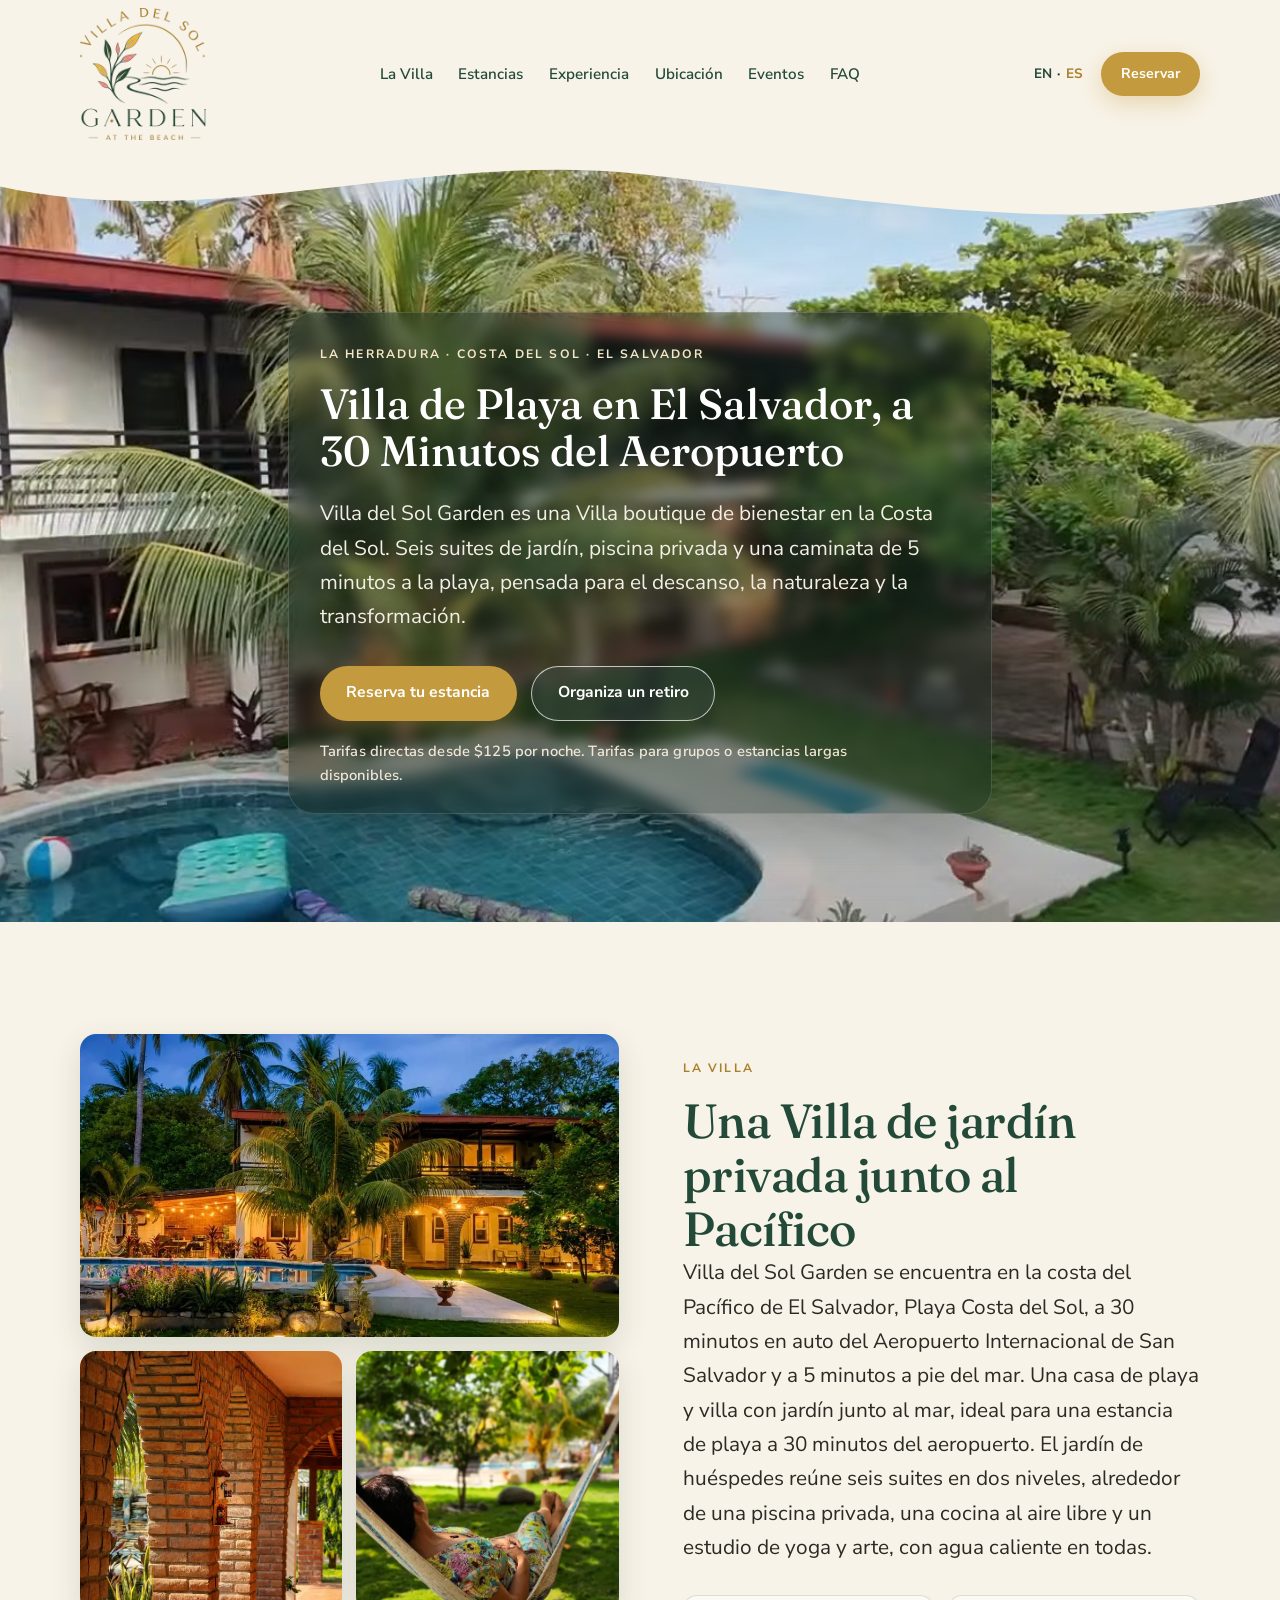
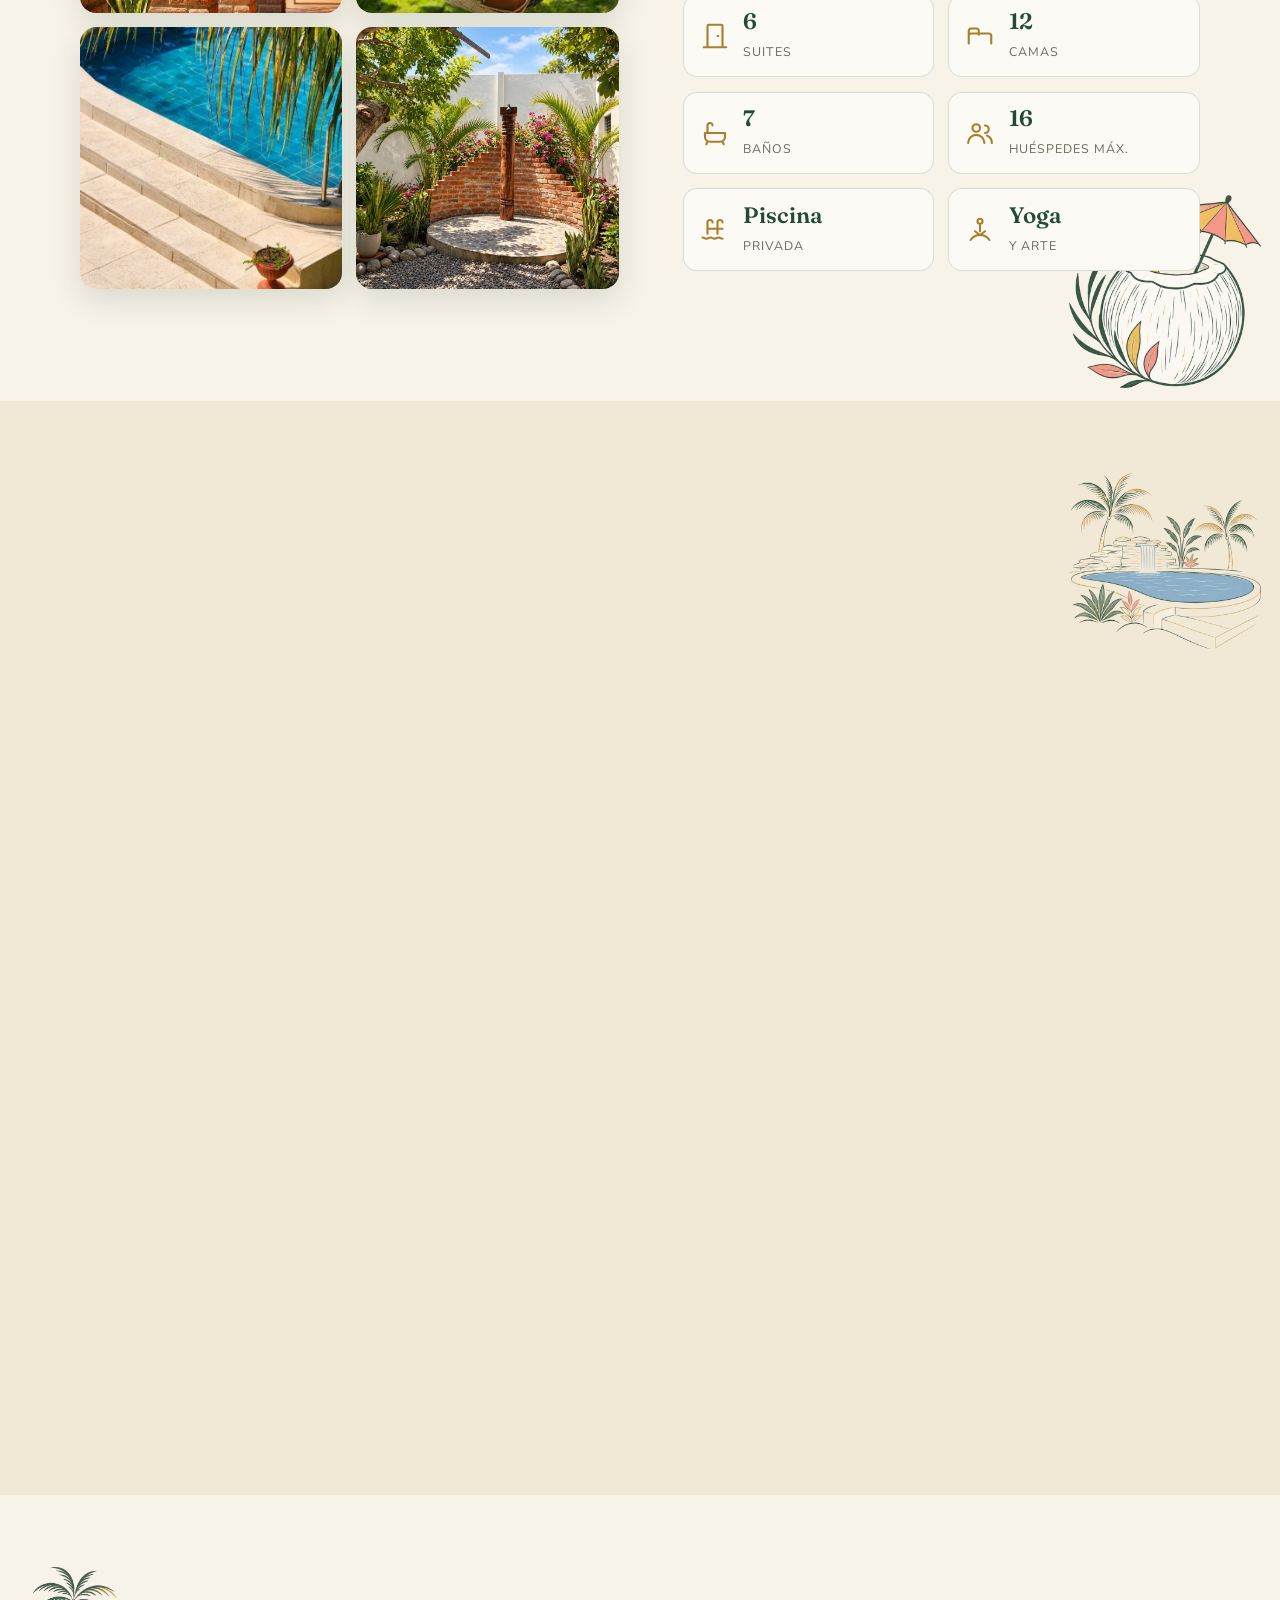
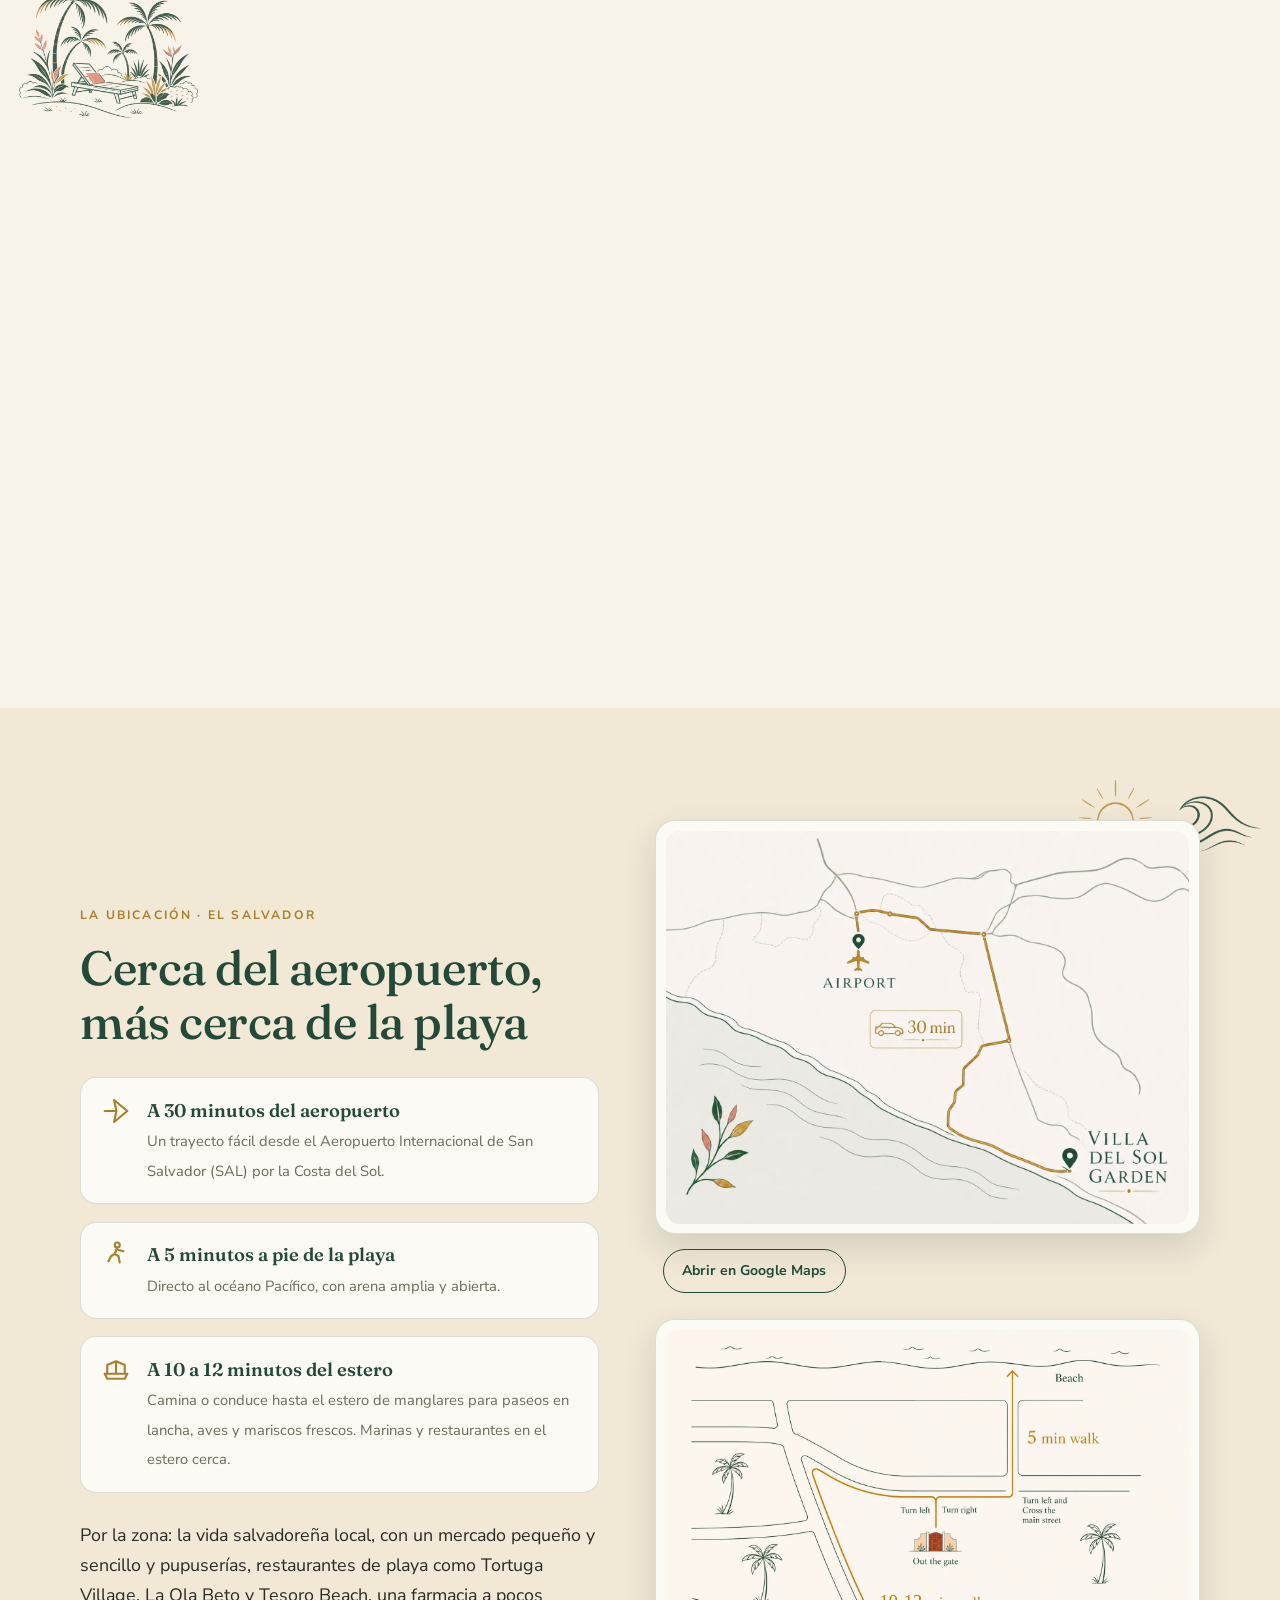
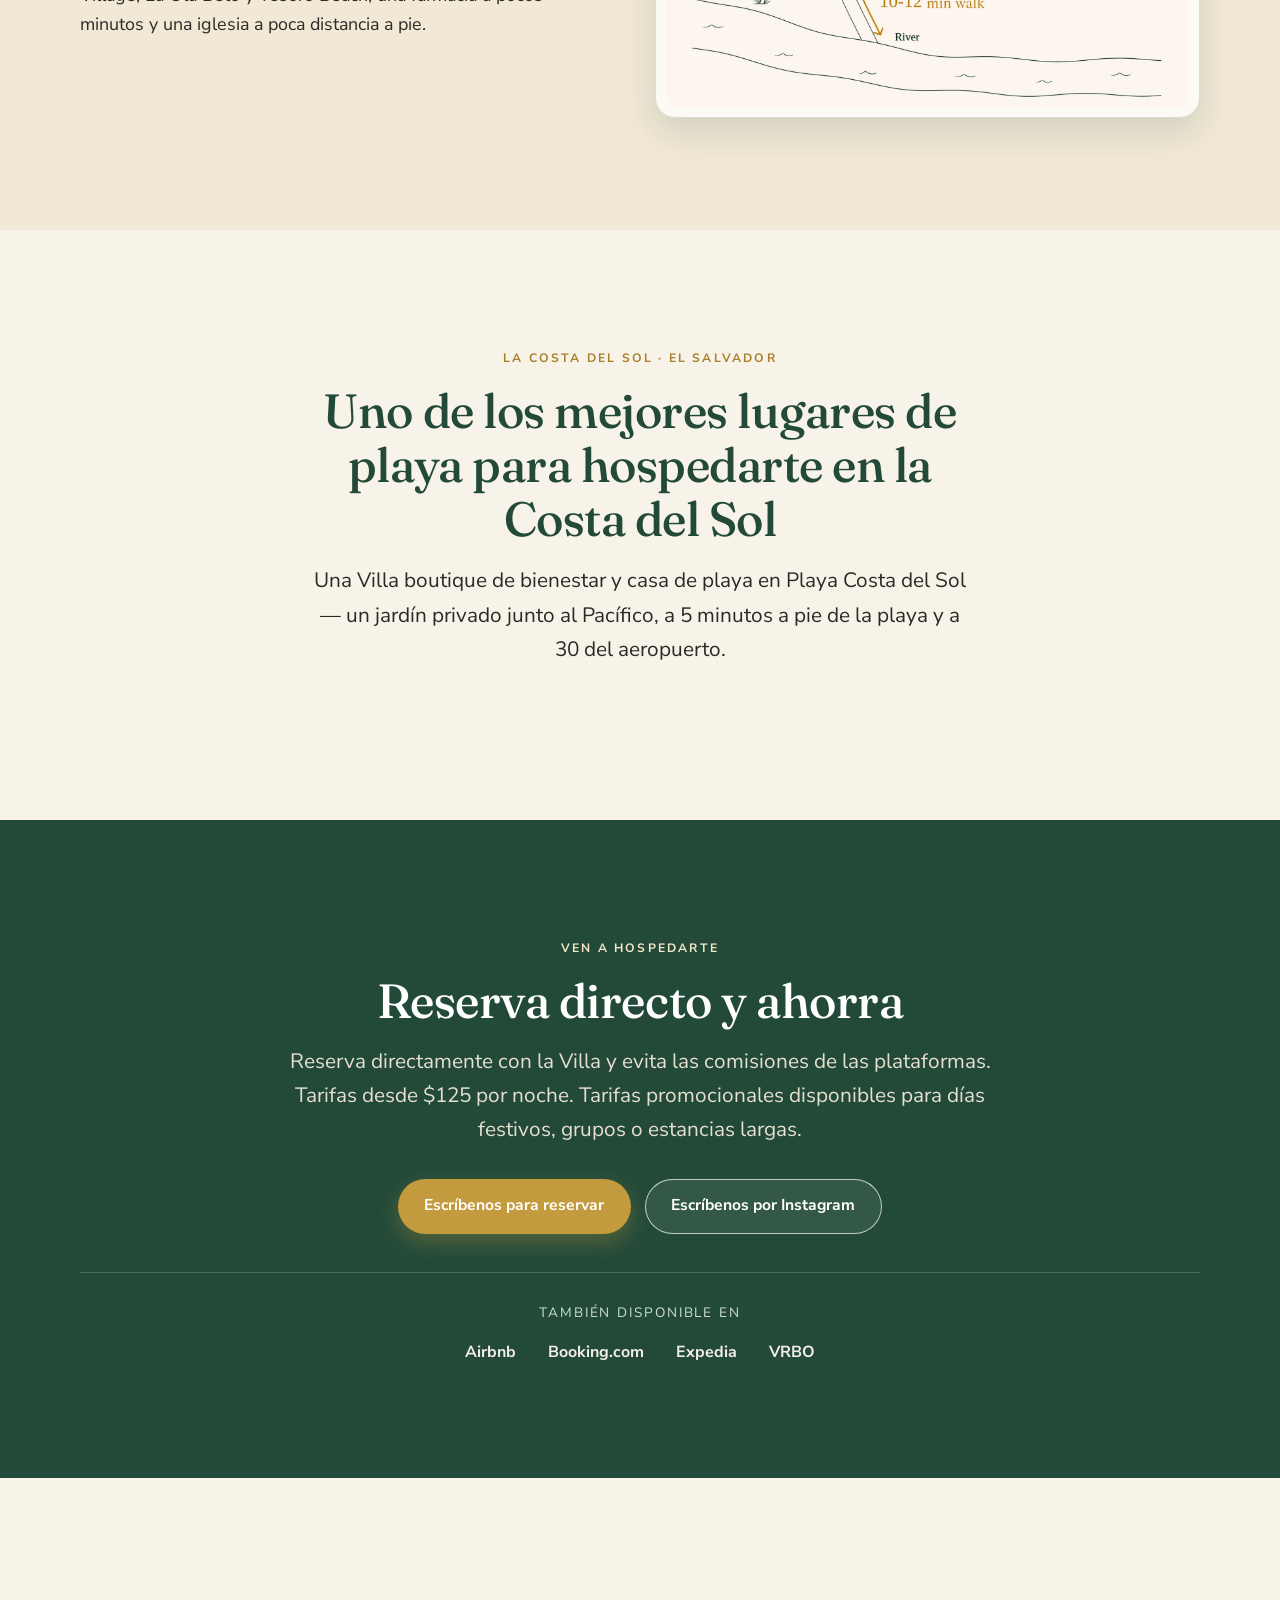
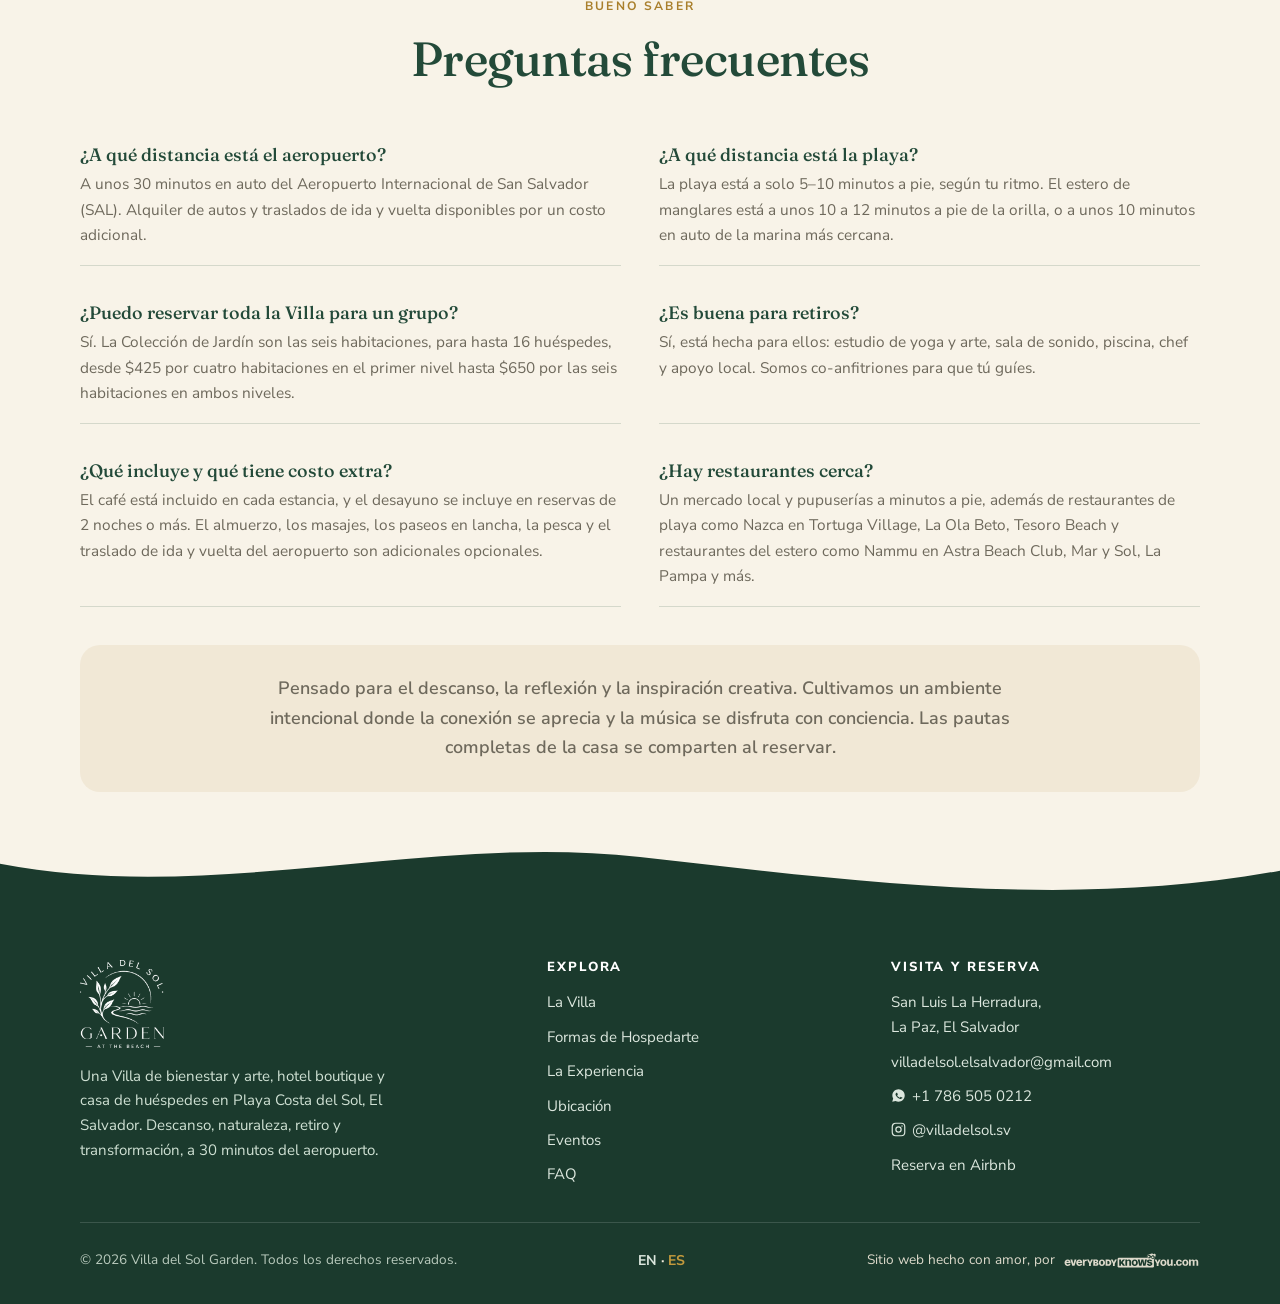
<file: es/index.html>
<!DOCTYPE html>
<html lang="es">
<head>
<meta charset="UTF-8">
<meta name="viewport" content="width=device-width, initial-scale=1.0">
<title>Villa de Playa en El Salvador, a 30 Minutos del Aeropuerto</title>
<meta name="description" content="Villa del Sol Garden es una Villa de bienestar en El Salvador, a 30 minutos del aeropuerto y a 5 minutos a pie de la playa. Seis suites, piscina privada, retiros. Reserva directo.">
<meta name="keywords" content="villa de playa El Salvador, alquiler de villa cerca del aeropuerto El Salvador, casa de playa a 30 minutos del aeropuerto, villa Costa del Sol, villa en La Herradura, retiro de bienestar El Salvador, venue para retiros El Salvador, villa privada con piscina El Salvador, casa de playa El Salvador">

<link rel="canonical" href="https://villadelsolsv.com/es/">
<link rel="alternate" hreflang="en" href="https://villadelsolsv.com/">
<link rel="alternate" hreflang="es" href="https://villadelsolsv.com/es/">
<link rel="alternate" hreflang="es-SV" href="https://villadelsolsv.com/es/">
<link rel="alternate" hreflang="x-default" href="https://villadelsolsv.com/">

<meta property="og:title" content="Villa de Playa en El Salvador, a 30 Minutos del Aeropuerto">
<meta property="og:description" content="Una Villa de bienestar en la Costa del Sol de El Salvador. Seis suites de jardin, piscina privada y una caminata de 5 minutos a la playa.">
<meta property="og:type" content="website">
<meta property="og:url" content="https://villadelsolsv.com/es/">
<meta property="og:image" content="https://villadelsolsv.com/assets/images/social-share/social-share-villa-del-sol-garden-villadelsolsv.com.jpg">
<meta property="og:image:width" content="1200">
<meta property="og:image:height" content="630">
<meta property="og:image:alt" content="Villa del Sol Garden iluminada al atardecer junto a su piscina y palmeras">
<meta property="og:site_name" content="Villa del Sol Garden">
<meta property="og:locale" content="es_SV">
<meta property="og:locale:alternate" content="en_US">

<meta name="twitter:card" content="summary_large_image">
<meta name="twitter:title" content="Villa de Playa en El Salvador, a 30 Minutos del Aeropuerto">
<meta name="twitter:description" content="Una Villa de bienestar en la Costa del Sol de El Salvador. Seis suites de jardin, piscina privada y una caminata de 5 minutos a la playa.">
<meta name="twitter:image" content="https://villadelsolsv.com/assets/images/social-share/social-share-villa-del-sol-garden-villadelsolsv.com.jpg">

<meta name="robots" content="index, follow, max-image-preview:large, max-snippet:-1, max-video-preview:-1">
<meta name="author" content="Villa del Sol Garden">
<meta name="theme-color" content="#234A39">
<meta name="geo.region" content="SV">
<meta name="geo.placename" content="La Herradura, La Paz, El Salvador">
<meta http-equiv="content-language" content="es">

<link rel="icon" href="../favicon.ico" sizes="any">
<link rel="icon" type="image/png" sizes="32x32" href="../favicon-32x32.png">
<link rel="icon" type="image/png" sizes="16x16" href="../favicon-16x16.png">
<link rel="apple-touch-icon" sizes="180x180" href="../apple-touch-icon.png">
<link rel="manifest" href="../site.webmanifest">
<link rel="alternate" type="text/plain" title="llms.txt" href="https://villadelsolsv.com/llms.txt">

<link rel="preload" as="image" href="../assets/images/hero/hero-villa-del-sol-garden-villadelsolsv.com.webp" type="image/webp" fetchpriority="high">
<link rel="preconnect" href="https://fonts.googleapis.com">
<link rel="preconnect" href="https://fonts.gstatic.com" crossorigin>
<link rel="preload" as="style" href="https://fonts.googleapis.com/css2?family=Fraunces:ital,wght@0,400;0,500;0,600;1,400&amp;family=Nunito+Sans:wght@400;600;700;800&amp;display=swap">
<link rel="stylesheet" href="https://fonts.googleapis.com/css2?family=Fraunces:ital,wght@0,400;0,500;0,600;1,400&amp;family=Nunito+Sans:wght@400;600;700;800&amp;display=swap" media="print" onload="this.media='all'">
<noscript><link rel="stylesheet" href="https://fonts.googleapis.com/css2?family=Fraunces:ital,wght@0,400;0,500;0,600;1,400&amp;family=Nunito+Sans:wght@400;600;700;800&amp;display=swap"></noscript>

<link rel="stylesheet" href="../assets/css/tokens.css">
<link rel="stylesheet" href="../assets/css/styles.css">

<script type="application/ld+json">
{
  "@context": "https://schema.org",
  "@graph": [
    {
      "@type": "Organization",
      "@id": "https://villadelsolsv.com/#org",
      "name": "Villa del Sol Garden",
      "alternateName": ["Villa del Sol Garden at the Beach", "Villa del Sol"],
      "url": "https://villadelsolsv.com/",
      "logo": "https://villadelsolsv.com/assets/images/logos/logo-villa-del-sol-garden-villadelsolsv.com.webp",
      "image": "https://villadelsolsv.com/assets/images/social-share/social-share-villa-del-sol-garden-villadelsolsv.com.jpg",
      "slogan": "Uno de los mejores lugares de playa para hospedarte en la Costa del Sol de El Salvador; una Villa de bienestar para el descanso, la naturaleza y la transformacion.",
      "description": "Villa del Sol Garden es una Villa de bienestar en la Costa del Sol de El Salvador, a 30 minutos del Aeropuerto Internacional de San Salvador y a 5 minutos a pie de la playa. Seis suites de jardin, piscina privada, estudio de yoga y arte, y hospedaje para retiros.",
      "areaServed": ["SV", "US"],
      "knowsLanguage": ["en", "es"],
      "email": "villadelsol.elsalvador@gmail.com",
      "sameAs": [
        "https://www.instagram.com/villadelsol.sv",
        "https://www.airbnb.com/rooms/1538525863498838806",
        "https://www.booking.com/hotel/sv/villa-del-sol-garden-at-the-beach.html",
        "https://www.expedia.com/La-Herradura-Hotels-Villa-Del-Sol-Garden-At-The-Beach.h128071885.Hotel-Information"
      ]
    },
    {
      "@type": ["LodgingBusiness", "LocalBusiness"],
      "@id": "https://villadelsolsv.com/#lodging",
      "name": "Villa del Sol Garden",
      "parentOrganization": {"@id": "https://villadelsolsv.com/#org"},
      "description": "Villa de bienestar cerca de la playa y venue para retiros en La Herradura, El Salvador. Alquila una suite de jardin, todo el jardin de seis suites para un grupo de hasta 16, u organiza un retiro junto al mar.",
      "image": "https://villadelsolsv.com/assets/images/social-share/social-share-villa-del-sol-garden-villadelsolsv.com.jpg",
      "url": "https://villadelsolsv.com/es/",
      "email": "villadelsol.elsalvador@gmail.com",
      "priceRange": "$$",
      "currenciesAccepted": "USD",
      "numberOfRooms": 6,
      "address": {"@type": "PostalAddress", "addressCountry": "SV", "addressRegion": "La Paz", "addressLocality": "San Luis La Herradura"},
      "areaServed": [{"@type": "Country", "name": "El Salvador"}],
      "hasMap": "https://maps.app.goo.gl/d9JLudeJX6YPt68A8",
      "geo": {"@type": "GeoCoordinates", "latitude": 13.3318432, "longitude": -88.9728777}
    },
    {
      "@type": "WebSite",
      "@id": "https://villadelsolsv.com/#website",
      "url": "https://villadelsolsv.com/",
      "name": "Villa del Sol Garden",
      "inLanguage": ["en", "es"],
      "publisher": {"@id": "https://villadelsolsv.com/#org"}
    }
  ]
}
</script>
<script type="application/ld+json">
{
  "@context": "https://schema.org",
  "@type": "FAQPage",
  "@id": "https://villadelsolsv.com/es/#faq",
  "inLanguage": "es",
  "mainEntity": [
    {"@type":"Question","name":"A que distancia esta del aeropuerto?","acceptedAnswer":{"@type":"Answer","text":"A unos 30 minutos en auto del Aeropuerto Internacional de San Salvador (SAL), en la Costa del Sol cerca de La Herradura."}},
    {"@type":"Question","name":"A que distancia esta la playa?","acceptedAnswer":{"@type":"Answer","text":"El Pacifico esta a unos 5 minutos a pie, y el estero de manglares a unos 10 a 12 minutos caminando."}},
    {"@type":"Question","name":"Puedo reservar toda la Villa para un grupo?","acceptedAnswer":{"@type":"Answer","text":"Si. La Coleccion de Jardin son las seis habitaciones, para hasta 16 huespedes, desde 425 dolares por cuatro habitaciones en el primer nivel hasta 650 por las seis habitaciones en ambos niveles."}},
    {"@type":"Question","name":"Es buena para retiros?","acceptedAnswer":{"@type":"Answer","text":"Si. Esta hecha para retiros, con estudio de yoga y arte, sala de sonido, piscina, chef y apoyo local. La anfitriona co-organiza para que los facilitadores solo guien."}},
    {"@type":"Question","name":"Que incluye y que tiene costo extra?","acceptedAnswer":{"@type":"Answer","text":"El cafe esta incluido en cada estancia, y el desayuno se incluye en reservas de 2 noches o mas. El almuerzo, los masajes, los paseos en lancha, la pesca y el traslado del aeropuerto son adicionales opcionales."}},
    {"@type":"Question","name":"Hay restaurantes cerca?","acceptedAnswer":{"@type":"Answer","text":"Un mercado local y pupuserias a minutos, ademas de restaurantes de playa como Tortuga Village, La Ola Beto y Tesoro Beach."}}
  ]
}
</script>
</head>
<body>

<header class="site-header">
  <div class="wrap">
    <nav class="nav" aria-label="Principal">
      <a class="brand" href="index.html" aria-label="Inicio de Villa del Sol Garden">
        <img src="../assets/images/logos/logo-villa-del-sol-garden-transparent-villadelsolsv.com.webp" alt="Logo de Villa del Sol Garden" width="132" height="140">
        <span class="brand-name">Villa del Sol Garden<small>Junto a la Playa</small></span>
      </a>
      <ul class="nav-links">
        <li><a href="#villa">La Villa</a></li>
        <li><a href="#stays">Estancias</a></li>
        <li><a href="#experience">Experiencia</a></li>
        <li><a href="#location">Ubicaci&oacute;n</a></li>
        <li><a href="retreat.html#events">Eventos</a></li><li><a href="faq.html">FAQ</a></li>
      </ul>
      <div class="nav-right">
        <div class="lang"><a href="../index.html">EN</a> · <span class="active">ES</span></div>
        <a class="btn btn-gold btn-sm" href="#book">Reservar</a>
        <button class="nav-toggle" aria-label="Abrir men&uacute;" aria-expanded="false"><span></span><span></span><span></span></button>
      </div>
    </nav>
  </div>
</header>

<main>

  <section class="hero" id="top">
    <div class="hero-media">
      <img class="hero-poster" src="../assets/images/hero/hero-villa-del-sol-garden-villadelsolsv.com.webp" alt="Villa del Sol Garden iluminada al atardecer junto a su piscina, palmeras y jard&iacute;n" fetchpriority="high">
      <video class="hero-video" muted loop playsinline preload="none" aria-hidden="true"
        data-mp4="../assets/video/hero-loop-villa-del-sol-villadelsolsv.com.mp4"
        data-webm="../assets/video/hero-loop-villa-del-sol-villadelsolsv.com.webm"></video>
    </div>
    <div class="hero-wave" aria-hidden="true">
      <svg viewBox="0 0 1440 100" preserveAspectRatio="none"><path d="M0,44 C240,96 480,4 720,30 C960,56 1200,104 1440,52 L1440,0 L0,0 Z"></path></svg>
    </div>
    <div class="wrap">
      <div class="hero-inner">
        <span class="eyebrow">La Herradura &middot; Costa del Sol &middot; El Salvador</span>
        <h1>Villa de Playa en El Salvador, a 30 Minutos del Aeropuerto</h1>
        <p class="lead">Villa del Sol Garden es una Villa boutique de bienestar en la Costa del Sol. Seis suites de jard&iacute;n, piscina privada y una caminata de 5 minutos a la playa, pensada para el descanso, la naturaleza y la transformaci&oacute;n.</p>
        <div class="hero-cta">
          <a class="btn btn-gold" href="#book">Reserva tu estancia</a>
          <a class="btn btn-ghost" href="#stays">Organiza un retiro</a>
        </div>
        <p class="hero-note">Tarifas directas desde $125 por noche. Tarifas para grupos o estancias largas disponibles.</p>
      </div>
    </div>
  </section>

  <section class="section" id="villa"><div class="motif motif--br" aria-hidden="true"><img src="../assets/images/decor/decor-coconut-drink-villa-del-sol-villadelsolsv.com.webp" alt="A coconut drink illustration" loading="lazy"></div>
    <div class="wrap">
      <div class="villa-grid">
        <div class="villa-mosaic reveal">
          <img src="../assets/images/gallery/villa-1-villa-del-sol-villadelsolsv.com.webp" alt="Villa del Sol Garden y su piscina desde el jard&iacute;n" loading="lazy">
          <img src="../assets/images/gallery/villa-2-villa-del-sol-villadelsolsv.com.webp" alt="Palmeras y vegetaci&oacute;n en los jardines de Villa del Sol Garden" loading="lazy">
          <img src="../assets/images/gallery/villa-3-villa-del-sol-villadelsolsv.com.webp" alt="Terraza cubierta y comedor al aire libre en Villa del Sol Garden" loading="lazy">
          <img src="../assets/images/gallery/villa-4-villa-del-sol-villadelsolsv.com.webp" alt="Interior c&aacute;lido de una suite en Villa del Sol Garden" loading="lazy">
          <img src="../assets/images/rooms/outdoor-shower-villa-del-sol-villadelsolsv.com.webp" alt="La ducha exterior del jard&iacute;n, sobre piedras de r&iacute;o entre ladrillo y buganvilia en Villa del Sol Garden" loading="lazy">
        </div>
        <div class="reveal">
          <span class="eyebrow">La Villa</span>
          <h2>Una Villa de jard&iacute;n privada junto al Pac&iacute;fico</h2>
          <p class="lead">Villa del Sol Garden se encuentra en la costa del Pac&iacute;fico de El Salvador, Playa Costa del Sol, a 30 minutos en auto del Aeropuerto Internacional de San Salvador y a 5 minutos a pie del mar. Una casa de playa y villa con jard&iacute;n junto al mar, ideal para una estancia de playa a 30 minutos del aeropuerto. El jard&iacute;n de hu&eacute;spedes re&uacute;ne seis suites en dos niveles, alrededor de una piscina privada, una cocina al aire libre y un estudio de yoga y arte, con agua caliente en todas.</p>
          <div class="icon-stats">
            <div class="icon-stat"><svg viewBox="0 0 24 24" fill="none" stroke="currentColor" stroke-width="1.7" stroke-linecap="round" stroke-linejoin="round"><path d="M3 21h18M6 21V4a1 1 0 0 1 1-1h10a1 1 0 0 1 1 1v17"/><path d="M14 12h.6"/></svg><div><b>6</b><span>Suites</span></div></div>
            <div class="icon-stat"><svg viewBox="0 0 24 24" fill="none" stroke="currentColor" stroke-width="1.7" stroke-linecap="round" stroke-linejoin="round"><path d="M3 18v-6a2 2 0 0 1 2-2h14a2 2 0 0 1 2 2v6M3 18v-9M21 18v-3M3 12V8a2 2 0 0 1 2-2h4a2 2 0 0 1 2 2v3"/></svg><div><b>12</b><span>Camas</span></div></div>
            <div class="icon-stat"><svg viewBox="0 0 24 24" fill="none" stroke="currentColor" stroke-width="1.7" stroke-linecap="round" stroke-linejoin="round"><path d="M4 12h16v3a4 4 0 0 1-4 4H8a4 4 0 0 1-4-4v-3Z"/><path d="M6 12V6a2 2 0 0 1 4 0"/><path d="M6 19l-1 2M18 19l1 2"/></svg><div><b>7</b><span>Ba&ntilde;os</span></div></div>
            <div class="icon-stat"><svg viewBox="0 0 24 24" fill="none" stroke="currentColor" stroke-width="1.7" stroke-linecap="round" stroke-linejoin="round"><circle cx="9" cy="8" r="3"/><path d="M2.5 20a6.5 6.5 0 0 1 13 0M16 6a3 3 0 0 1 0 6M21.5 20a6.5 6.5 0 0 0-4-6"/></svg><div><b>16</b><span>Hu&eacute;spedes m&aacute;x.</span></div></div>
            <div class="icon-stat"><svg viewBox="0 0 24 24" fill="none" stroke="currentColor" stroke-width="1.7" stroke-linecap="round" stroke-linejoin="round"><path d="M2 18c1.6 0 1.6 1 3.2 1s1.6-1 3.2-1 1.6 1 3.2 1 1.6-1 3.2-1 1.6 1 3.2 1"/><path d="M6 15V6a2 2 0 0 1 4 0M14 15V6a2 2 0 0 1 4 0M6 11h12"/></svg><div><b>Piscina</b><span>Privada</span></div></div>
            <div class="icon-stat"><svg viewBox="0 0 24 24" fill="none" stroke="currentColor" stroke-width="1.7" stroke-linecap="round" stroke-linejoin="round"><circle cx="12" cy="5" r="2"/><path d="M12 8v5M4.5 20c2-3 4.7-4 7.5-4s5.5 1 7.5 4M8 13l4 3 4-3"/></svg><div><b>Yoga</b><span>y arte</span></div></div>
          </div>
        </div>
      </div>
    </div>
  </section>

  <section class="section section--surface" id="stays"><div class="motif motif--right motif--top" aria-hidden="true"><img src="../assets/images/decor/decor-swimming-pool-villa-del-sol-villadelsolsv.com.webp" alt="A swimming pool illustration" loading="lazy"></div>
    <div class="leaf-flock" data-n="12" aria-hidden="true"></div>
    <div class="wrap">
      <div class="sec-head center reveal">
        <span class="eyebrow">Formas de Hospedarte</span>
        <h2>3 formas de disfrutar el jard&iacute;n</h2>
        <p class="lead">Ven solo o en pareja, con toda la familia o en grupo, u organiza un retiro junto al mar. El caf&eacute; est&aacute; incluido en cada estancia.</p>
        <span class="beach-badge"><svg viewBox="0 0 24 24" fill="none" stroke="currentColor" stroke-width="1.7" stroke-linecap="round" stroke-linejoin="round"><circle cx="13" cy="4" r="2"/><path d="M13 6l-2 5 3 2 1 5M11 11l-3 2-2 4M14 8l4 1"/></svg> A solo 5 minutos a pie de la playa</span>
      </div>
      <div class="stay-grid">
        <article class="stay-card reveal">
          <div class="ph"><img src="../assets/images/rooms/single-garden-room-villa-del-sol-villadelsolsv.com.webp" alt="Suite de jard&iacute;n privada con cama queen en Villa del Sol Garden" loading="lazy"></div>
          <div class="stay-body">
            <h3>La Habitaci&oacute;n de Jard&iacute;n</h3>
            <p>Una habitaci&oacute;n de jard&iacute;n privada para dos, con caf&eacute;, ba&ntilde;o propio y acceso a la piscina. Las suites de arriba tienen 2 camas extra para hasta cuatro.</p>
            <div class="stay-meta"><span class="price">desde $125<small>por noche</small></span><span class="cap-n">Para 1 a 4</span></div>
            <a class="btn btn-outline btn-sm" href="single.html">Ver la habitaci&oacute;n</a>
          </div>
        </article>
        <article class="stay-card reveal">
          <div class="ph"><img src="../assets/images/rooms/family-garden-collection-villa-del-sol-villadelsolsv.com.webp" alt="El jard&iacute;n completo y la terraza de Villa del Sol Garden preparados para un grupo" loading="lazy"></div>
          <div class="stay-body">
            <h3>La Colecci&oacute;n de Jard&iacute;n</h3>
            <p>Reserva las seis suites del jard&iacute;n para tu familia o grupo, hasta 16 hu&eacute;spedes. Dos niveles, todas las suites, y la piscina y la cocina solo para ustedes.</p>
            <div class="stay-meta"><span class="price">desde $425<small>por noche</small></span><span class="cap-n">Hasta 16</span></div>
            <a class="btn btn-outline btn-sm" href="family.html">Ver la colecci&oacute;n</a>
          </div>
        </article>
        <article class="stay-card reveal">
          <div class="ph"><img src="../assets/images/rooms/garden-retreat-villa-del-sol-villadelsolsv.com.webp" alt="Espacio de yoga y reuni&oacute;n preparado para un retiro en Villa del Sol Garden" loading="lazy"></div>
          <div class="stay-body">
            <h3>El Retiro de Jard&iacute;n</h3>
            <p>Organiza tu retiro junto al mar. Estudio de yoga y arte, sala de sonido, chef y apoyo local. Somos co-anfitriones del terreno para que t&uacute; gu&iacute;es al grupo.</p>
            <div class="stay-meta"><span class="price">A medida<small>paquetes de retiro</small></span><span class="cap-n">Hasta 16</span></div>
            <a class="btn btn-outline btn-sm" href="retreat.html">Explorar el retiro</a>
          </div>
        </article>
      </div>
    </div>
  </section>

  <section class="section" id="experience"><div class="motif motif--left motif--top" aria-hidden="true"><img src="../assets/images/decor/decor-palm-relax-villa-del-sol-villadelsolsv.com.webp" alt="A palm trees and lounge illustration" loading="lazy"></div>
    <div class="wrap">
      <div class="sec-head center reveal">
        <span class="eyebrow">La Experiencia</span>
        <h2>Un santuario para el alma</h2>
        <p class="lead">Ideal para retiros, viajeros solos, parejas, familias, creativos, amantes de la naturaleza y quienes buscan belleza, tranquilidad y ma&ntilde;anas lentas rodeadas de naturaleza.</p>
      </div>
      <div class="exp-grid">
        <article class="exp-card reveal">
          <img src="../assets/images/experience/experience-nature-villa-del-sol-villadelsolsv.com.webp" alt="Naturaleza tropical y canto de aves alrededor de Villa del Sol Garden" loading="lazy">
          <div class="txt"><h3>Naturaleza</h3><p>Canto de aves, gallos, jardines y el Estero Jaltepeque cerca, con manglares, paseos en lancha y viajes de pesca disponibles.</p></div>
        </article>
        <article class="exp-card reveal">
          <img src="../assets/images/experience/experience-ocean-villa-del-sol-villadelsolsv.com.webp" alt="El oc&eacute;ano Pac&iacute;fico y el atardecer cerca de Villa del Sol Garden" loading="lazy">
          <div class="txt"><h3>Mar</h3><p>La playa est&aacute; a 5 minutos a pie, con restaurantes frente al mar y hermosos atardeceres sobre el agua.</p></div>
        </article>
        <article class="exp-card reveal">
          <img src="../assets/images/experience/experience-relaxation-villa-del-sol-villadelsolsv.com.webp" alt="Descanso junto a la piscina y el jard&iacute;n en Villa del Sol Garden" loading="lazy">
          <div class="txt"><h3>Descanso</h3><p>La piscina, el estudio de yoga, un masaje bajo el toldo y ma&ntilde;anas lentas con caf&eacute; en el jard&iacute;n.</p></div>
        </article>
        <article class="exp-card reveal">
          <img src="../assets/images/experience/experience-localart-villa-del-sol-villadelsolsv.com.webp" alt="Arte salvadore&ntilde;o local exhibido en Villa del Sol Garden" loading="lazy">
          <div class="txt"><h3>Artesanos</h3><p>Obras de arte local se exhiben por toda la propiedad y est&aacute;n a la venta.</p></div>
        </article>
      </div>
    </div>
  </section>

  <section class="section section--surface" id="location"><div class="motif motif--right motif--top" aria-hidden="true"><img src="../assets/images/decor/decor-waves-sun-villa-del-sol-villadelsolsv.com.webp" alt="A waves and sun illustration" loading="lazy"></div>
    <div class="wrap">
      <div class="loc-grid">
        <div class="reveal">
          <span class="eyebrow">La Ubicaci&oacute;n &middot; El Salvador</span>
          <h2>Cerca del aeropuerto, m&aacute;s cerca de la playa</h2>
          <div class="loc-facts">
            <div class="loc-fact"><svg viewBox="0 0 24 24" fill="none" stroke="currentColor" stroke-width="1.7" stroke-linecap="round" stroke-linejoin="round"><path d="M10.5 3.2 21 12l-10.5 8.8 1.8-8.8-1.8-8.8Z"/><path d="M3 12h8.5"/></svg><div><b>A 30 minutos del aeropuerto</b><span>Un trayecto f&aacute;cil desde el Aeropuerto Internacional de San Salvador (SAL) por la Costa del Sol.</span></div></div>
            <div class="loc-fact"><svg viewBox="0 0 24 24" fill="none" stroke="currentColor" stroke-width="1.7" stroke-linecap="round" stroke-linejoin="round"><circle cx="13" cy="4" r="2"/><path d="M13 6l-2 5 3 2 1 5M11 11l-3 2-2 4M14 8l4 1"/></svg><div><b>A 5 minutos a pie de la playa</b><span>Directo al oc&eacute;ano Pac&iacute;fico, con arena amplia y abierta.</span></div></div>
            <div class="loc-fact"><svg viewBox="0 0 24 24" fill="none" stroke="currentColor" stroke-width="1.7" stroke-linecap="round" stroke-linejoin="round"><path d="M3 15h18l-2 4H5l-2-4Z"/><path d="M5 15V8l7-3 7 3v7M12 5v10"/></svg><div><b>A 10 a 12 minutos del estero</b><span>Camina o conduce hasta el estero de manglares para paseos en lancha, aves y mariscos frescos. Marinas y restaurantes en el estero cerca.</span></div></div>
          </div>
          <p>Por la zona: la vida salvadore&ntilde;a local, con un mercado peque&ntilde;o y sencillo y pupuser&iacute;as, restaurantes de playa como Tortuga Village, La Ola Beto y Tesoro Beach, una farmacia a pocos minutos y una iglesia a poca distancia a pie.</p>
        </div>
        <div class="reveal">
          <div class="sketch-map"><img src="../assets/images/gallery/route-map-airport-villa-del-sol-villadelsolsv.com.webp" alt="Mapa ilustrado del trayecto de 30 minutos en auto desde el aeropuerto de San Salvador (SAL) hasta Villa del Sol Garden en la Costa del Sol" loading="lazy" style="width:100%;height:auto;display:block;border-radius:14px">
          </div>
          <div class="map-actions">
            <a class="btn btn-outline btn-sm" href="https://maps.app.goo.gl/d9JLudeJX6YPt68A8" target="_blank" rel="noopener">Abrir en Google Maps</a>
          </div>
          <div class="sketch-map" style="margin-top:1.2rem"><img src="../assets/images/gallery/beach-river-walk-map-villa-del-sol-villadelsolsv.com.webp" alt="Mapa ilustrado de la caminata desde el port&oacute;n de la Villa hasta la playa (unos 5 minutos) y el r&iacute;o (unos 7 minutos)" loading="lazy" style="width:100%;height:auto;display:block;border-radius:14px"></div>
        </div>
      </div>
    </div>
  </section>

  <section class="section" id="costa-del-sol">
    <div class="wrap">
      <div class="sec-head center reveal" style="text-align:center;margin-left:auto;margin-right:auto">
        <span class="eyebrow">La Costa del Sol &middot; El Salvador</span>
        <h2>Uno de los mejores lugares de playa para hospedarte en la Costa del Sol</h2>
        <p class="lead" style="margin:1.1rem auto 0">Una Villa boutique de bienestar y casa de playa en Playa Costa del Sol &mdash; un jard&iacute;n privado junto al Pac&iacute;fico, a 5 minutos a pie de la playa y a 30 del aeropuerto.</p>
      </div>
    </div>
  </section>

  <section class="section book" id="book">
<div class="leaf-flock gold on-dark" data-n="12" aria-hidden="true"></div>
    <div class="wrap">
      <div class="reveal">
        <span class="eyebrow">Ven a Hospedarte</span>
        <h2>Reserva directo y ahorra</h2>
        <p class="lead">Reserva directamente con la Villa y evita las comisiones de las plataformas. Tarifas desde $125 por noche. Tarifas promocionales disponibles para d&iacute;as festivos, grupos o estancias largas.</p>
        <div class="book-cta">
          <a class="btn btn-gold" href="mailto:villadelsol.elsalvador@gmail.com?subject=Consulta%20de%20reserva%20-%20Villa%20del%20Sol%20Garden">Escr&iacute;benos para reservar</a>
          <a class="btn btn-ghost" href="https://www.instagram.com/villadelsol.sv" target="_blank" rel="noopener">Escr&iacute;benos por Instagram</a>
        </div>
        <div class="book-platforms">
          <p>Tambi&eacute;n disponible en</p>
          <div class="plat-links">
            <a href="https://www.airbnb.com/rooms/1538525863498838806" target="_blank" rel="noopener">Airbnb</a>
            <a href="https://www.booking.com/hotel/sv/villa-del-sol-garden-at-the-beach.es.html" target="_blank" rel="noopener">Booking.com</a>
            <a href="https://www.expedia.com/La-Herradura-Hotels-Villa-Del-Sol-Garden-At-The-Beach.h128071885.Hotel-Information" target="_blank" rel="noopener">Expedia</a>
            <a href="https://www.vrbo.com/5185787" target="_blank" rel="noopener">VRBO</a>
          </div>
        </div>
      </div>
    </div>
  </section>

  <section class="section" id="faq">
    <div class="wrap">
      <div class="sec-head center reveal">
        <span class="eyebrow">Bueno Saber</span>
        <h2>Preguntas frecuentes</h2>
      </div>
      <div class="faq-grid reveal">
        <div class="faq-item"><h3>&iquest;A qu&eacute; distancia est&aacute; el aeropuerto?</h3><p>A unos 30 minutos en auto del Aeropuerto Internacional de San Salvador (SAL). Alquiler de autos y traslados de ida y vuelta disponibles por un costo adicional.</p></div>
        <div class="faq-item"><h3>&iquest;A qu&eacute; distancia est&aacute; la playa?</h3><p>La playa est&aacute; a solo 5&ndash;10 minutos a pie, seg&uacute;n tu ritmo. El estero de manglares est&aacute; a unos 10 a 12 minutos a pie de la orilla, o a unos 10 minutos en auto de la marina m&aacute;s cercana.</p></div>
        <div class="faq-item"><h3>&iquest;Puedo reservar toda la Villa para un grupo?</h3><p>S&iacute;. La Colecci&oacute;n de Jard&iacute;n son las seis habitaciones, para hasta 16 hu&eacute;spedes, desde $425 por cuatro habitaciones en el primer nivel hasta $650 por las seis habitaciones en ambos niveles.</p></div>
        <div class="faq-item"><h3>&iquest;Es buena para retiros?</h3><p>S&iacute;, est&aacute; hecha para ellos: estudio de yoga y arte, sala de sonido, piscina, chef y apoyo local. Somos co-anfitriones para que t&uacute; gu&iacute;es.</p></div>
        <div class="faq-item"><h3>&iquest;Qu&eacute; incluye y qu&eacute; tiene costo extra?</h3><p>El caf&eacute; est&aacute; incluido en cada estancia, y el desayuno se incluye en reservas de 2 noches o m&aacute;s. El almuerzo, los masajes, los paseos en lancha, la pesca y el traslado de ida y vuelta del aeropuerto son adicionales opcionales.</p></div>
        <div class="faq-item"><h3>&iquest;Hay restaurantes cerca?</h3><p>Un mercado local y pupuser&iacute;as a minutos a pie, adem&aacute;s de restaurantes de playa como Nazca en Tortuga Village, La Ola Beto, Tesoro Beach y restaurantes del estero como Nammu en Astra Beach Club, Mar y Sol, La Pampa y m&aacute;s.</p></div>
      </div>
      <div class="note-strip reveal" style="margin-top:2.4rem">
        <p>Pensado para el descanso, la reflexi&oacute;n y la inspiraci&oacute;n creativa. Cultivamos un ambiente intencional donde la conexi&oacute;n se aprecia y la m&uacute;sica se disfruta con conciencia. Las pautas completas de la casa se comparten al reservar.</p>
      </div>
    </div>
  </section>

</main>

<footer class="site-footer"><div class="footer-wave" aria-hidden="true"><svg viewBox="0 0 1440 90" preserveAspectRatio="none"><path d="M0,42 C240,90 480,6 720,34 C960,62 1200,96 1440,50 L1440,90 L0,90 Z"></path></svg></div>
  <div class="wrap">
    <div class="footer-top">
      <div class="footer-brand">
        <img src="../assets/images/logos/logo-villa-del-sol-garden-white-villadelsolsv.com.webp" alt="Logo de Villa del Sol Garden" width="140" height="140">
        <p>Una Villa de bienestar y arte, hotel boutique y casa de hu&eacute;spedes en Playa Costa del Sol, El Salvador. Descanso, naturaleza, retiro y transformaci&oacute;n, a 30 minutos del aeropuerto.</p>
      </div>
      <div class="footer-col">
        <h4>Explora</h4>
        <ul>
          <li><a href="#villa">La Villa</a></li>
          <li><a href="#stays">Formas de Hospedarte</a></li>
          <li><a href="#experience">La Experiencia</a></li>
          <li><a href="#location">Ubicaci&oacute;n</a></li>
          <li><a href="retreat.html#events">Eventos</a></li><li><a href="faq.html">FAQ</a></li>
        </ul>
      </div>
      <div class="footer-col">
        <h4>Visita y Reserva</h4>
        <ul>
          <li>San Luis La Herradura,<br>La Paz, El Salvador</li>
          <li><a href="mailto:villadelsol.elsalvador@gmail.com">villadelsol.elsalvador@gmail.com</a></li><li><a href="https://wa.me/17865050212" target="_blank" rel="noopener"><svg viewBox="0 0 24 24" width="15" height="15" fill="currentColor" style="vertical-align:-2px;margin-right:.35rem"><path d="M12.04 2C6.58 2 2.13 6.45 2.13 11.91c0 1.75.46 3.45 1.32 4.95L2 22l5.25-1.38a9.9 9.9 0 0 0 4.79 1.22c5.46 0 9.91-4.45 9.91-9.91 0-2.65-1.03-5.14-2.9-7.01A9.82 9.82 0 0 0 12.04 2zm5.8 14.13c-.24.68-1.42 1.31-1.95 1.35-.5.05-.5.4-3.15-.66-2.66-1.05-4.32-3.77-4.45-3.95-.13-.18-1.06-1.41-1.06-2.69 0-1.28.67-1.9.91-2.17.24-.26.52-.33.7-.33.17 0 .35 0 .5.01.16.01.38-.06.59.45.24.58.79 2 .86 2.14.07.14.12.31.02.49-.09.18-.14.29-.28.45-.14.16-.29.35-.42.47-.14.14-.28.29-.12.57.16.28.72 1.19 1.55 1.93 1.06.95 1.96 1.24 2.24 1.38.28.14.44.12.61-.07.17-.19.7-.82.89-1.1.18-.28.37-.23.61-.14.24.09 1.55.73 1.82.86.27.14.44.2.51.32.07.11.07.66-.17 1.34z"/></svg>+1 786 505 0212</a></li>
          <li><a href="https://www.instagram.com/villadelsol.sv" target="_blank" rel="noopener"><svg viewBox="0 0 24 24" width="15" height="15" fill="none" stroke="currentColor" stroke-width="1.9" style="vertical-align:-2px;margin-right:.35rem"><rect x="2" y="2" width="20" height="20" rx="5.5"/><circle cx="12" cy="12" r="4.2"/><circle cx="17.6" cy="6.4" r="1.1" fill="currentColor" stroke="none"/></svg>@villadelsol.sv</a></li>
          <li><a href="https://www.airbnb.com/rooms/1538525863498838806" target="_blank" rel="noopener">Reserva en Airbnb</a></li>
        </ul>
      </div>
    </div>
    <div class="footer-bottom">
      <small>&copy; 2026 Villa del Sol Garden. Todos los derechos reservados.</small>
      <span class="footer-lang"><a href="../index.html">EN</a> · <span class="active">ES</span></span>
      <a class="eky-credit" href="https://everybodyknowsyou.com" target="_blank" rel="noopener" aria-label="Sitio web hecho con amor por everybodyknowsyou.com">
        <span class="eky-credit__text">Sitio web hecho con amor, por</span>
        <svg role="img" aria-label="everybodyknowsyou.com" xmlns="http://www.w3.org/2000/svg" viewBox="0 0 1296.95 160.34"><defs><style>.cls-1{fill:var(--eky-bg,#ffffff)}.cls-2{fill:var(--eky-fg,currentColor)}</style></defs><g><g><g><rect class="cls-2" x="515.16" y="55.21" width="342.62" height="90.52" rx="12" ry="12"/><path class="cls-1" d="M530.13,71.12h16.6v15.46l-.24,6.96h.32l3.32-4.61,15.14-17.81h19.83l-22.02,25.02,22.18,33.68h-19.92l-13.76-20.73-4.86,5.34v15.38h-16.6v-58.69Z"/><path class="cls-1" d="M604.13,71.12v8.01h.32c4.53-6.23,10.53-9.23,18.54-9.23,12.47,0,18.94,7.29,18.94,22.02v37.89h-16.6v-35.3c0-7.69-2.75-10.85-8.58-10.85-7.21,0-11.82,4.7-11.82,12.14v34h-16.6v-58.69h15.79Z"/><path class="cls-1" d="M647.37,100.43c0-17.57,11.09-30.52,29.31-30.52s29.31,12.95,29.31,30.52-11.09,30.6-29.31,30.6-29.31-13.03-29.31-30.6ZM688.66,100.43c0-9.8-3.81-17.16-11.98-17.16s-11.98,7.37-11.98,17.16,3.81,17.24,11.98,17.24,11.98-7.45,11.98-17.24Z"/><path class="cls-1" d="M705.66,71.12h17.57l6.64,35.62c.41,2.02.73,4.86,1.14,6.88h.32l1.21-6.88,6.88-35.62h18.54l7.45,35.62,1.29,6.88h.32l1.05-6.88,5.99-35.62h17.24l-13.28,58.69h-21.53l-6.64-32.38-1.29-6.88h-.32l-1.21,6.88-6.56,32.38h-21.45l-13.36-58.69Z"/><path class="cls-1" d="M791.81,110.79l17-.08c.57,4.78,3.72,7.53,9.31,7.53,4.61,0,7.85-1.7,7.85-5.26,0-2.67-1.78-4.37-5.59-5.26l-14.09-3.24c-8.98-2.02-13.84-7.77-13.84-16.27,0-11.5,8.99-18.3,24.69-18.3,14.65,0,23.56,6.96,23.8,18.05h-17c-.49-3.32-2.67-5.67-7.69-5.67-4.37,0-7.21,1.54-7.21,4.61,0,2.43,1.7,3.81,5.59,4.7l14.09,3.24c9.23,2.1,14.09,8.18,14.09,16.84,0,12.71-10.28,19.35-24.77,19.35-16.19,0-25.99-7.77-26.23-20.24Z"/></g><g><path class="cls-2" d="M918.06,100.39c0-17.57,11.09-30.52,29.31-30.52s29.31,12.95,29.31,30.52-11.09,30.6-29.31,30.6-29.31-13.03-29.31-30.6ZM959.34,100.39c0-9.8-3.81-17.16-11.98-17.16s-11.98,7.37-11.98,17.16,3.81,17.24,11.98,17.24,11.98-7.45,11.98-17.24Z"/><path class="cls-2" d="M1018.85,129.78v-7.85h-.32c-4.61,6.15-10.52,9.07-17.89,9.07-11.98,0-18.46-7.29-18.46-21.94v-37.97h16.6v35.38c0,7.69,2.83,10.77,8.18,10.77,6.56,0,11.09-4.61,11.09-12.63v-33.52h16.6v58.69h-15.79Z"/><path class="cls-2" d="M884.01,109.52l-20.4-38.4h17.84l8.26,17.75c.99,2.06,1.9,4.96,2.89,7.02h.33c.91-2.06,1.82-4.96,2.72-7.02l7.85-17.75h17.51l-20.07,38.57v21.31h-16.93v-21.47Z"/></g><g><path class="cls-2" d="M14.66,100.39c0-17.97,10.85-30.52,29.55-30.52s28.01,12.47,27.36,34.41h-39.35c.89,8.91,4.53,14.01,11.66,14.01,5.67,0,9.31-3,10.44-8.5h16.76c-2.19,13.28-12.31,21.21-26.88,21.21-18.7,0-29.55-12.63-29.55-30.6ZM54.58,92.54c-1.05-6.56-4.78-9.96-10.36-9.96s-9.8,3.64-11.42,9.96h21.78Z"/><path class="cls-2" d="M69.8,71.09h17.49l9.47,35.62c.57,2.02,1.05,4.86,1.62,6.88h.32l1.54-6.88,8.99-35.62h17.16l-17.81,58.69h-21.13l-17.65-58.69Z"/><path class="cls-2" d="M124.69,100.39c0-17.97,10.85-30.52,29.55-30.52s28.01,12.47,27.36,34.41h-39.35c.89,8.91,4.53,14.01,11.66,14.01,5.67,0,9.31-3,10.44-8.5h16.76c-2.19,13.28-12.31,21.21-26.88,21.21-18.7,0-29.55-12.63-29.55-30.6ZM164.61,92.54c-1.05-6.56-4.78-9.96-10.36-9.96s-9.8,3.64-11.42,9.96h21.78Z"/><path class="cls-2" d="M187.44,71.09h15.46v9.47h.32c3.64-7.37,8.74-10.69,15.71-10.69,1.86,0,3.56.24,5.1.81v15.79h-.32c-1.7-.49-3.24-.73-5.18-.73-9.15,0-14.49,5.42-14.49,16.11v27.93h-16.6v-58.69Z"/><path class="cls-2" d="M285.57,71.09h26.15c13.52,0,20.97,5.42,20.97,14.82,0,6.15-3.08,10.36-9.96,12.39v.32c8.02,1.46,12.23,6.23,12.23,13.84,0,10.52-8.42,17.33-21.7,17.33h-27.69v-58.69ZM316.66,88.82c0-3.64-2.02-5.18-6.56-5.18h-7.93v10.77h7.93c4.37,0,6.56-1.86,6.56-5.59ZM318.6,111.24c0-3.81-2.27-5.99-6.88-5.99h-9.55v11.98h9.63c4.45,0,6.8-2.19,6.8-5.99Z"/><path class="cls-2" d="M337.95,100.39c0-17.57,11.09-30.52,29.31-30.52s29.31,12.95,29.31,30.52-11.09,30.6-29.31,30.6-29.31-13.03-29.31-30.6ZM379.24,100.39c0-9.8-3.8-17.16-11.98-17.16s-11.98,7.37-11.98,17.16,3.8,17.24,11.98,17.24,11.98-7.45,11.98-17.24Z"/><path class="cls-2" d="M402.08,71.09h24.13c18.62,0,29.63,10.36,29.63,29.31s-11.01,29.39-29.63,29.39h-24.13v-58.69ZM438.99,100.39c0-10.77-5.83-16.19-13.36-16.19h-6.96v32.46h6.96c7.53,0,13.36-5.51,13.36-16.27Z"/><path class="cls-2" d="M471.04,109.52l-20.4-38.4h17.84l8.26,17.75c.99,2.06,1.9,4.96,2.89,7.02h.33c.91-2.06,1.82-4.96,2.72-7.02l7.85-17.75h17.51l-20.07,38.57v21.31h-16.93v-21.47Z"/><path class="cls-2" d="M245.89,109.52l-20.4-38.4h17.84l8.26,17.75c.99,2.06,1.9,4.96,2.89,7.02h.33c.91-2.06,1.82-4.96,2.72-7.02l7.85-17.75h17.51l-20.07,38.57v21.31h-16.93v-21.47Z"/></g></g><g><g><path class="cls-2" d="M837.89,14.05c5.42-1.65,11.14.47,13.85,5.48.39.72,1.1,1.2,1.88,1.34.7.12,1.52-.2,2.16-.74,4.05-3.38,9.74-3.68,14.06-.7,4.24,2.92,5.92,8.22,4.35,13.25l-6.96,22.26c-2.45,8.46-9.67,14.45-18.27,15.02-8.94.6-17.2-4.68-20.36-13.03-.17-.45-.5-.62-.88-.67s-.66.09-.98.46c-5.78,6.49-15.01,8.59-23.07,5.2-7.59-3.19-12.57-10.83-12.37-19.15.21-8.44,5.67-16.24,13.97-18.77l32.61-9.94ZM844.69,65.73c8.85,1.59,17.31-4.28,18.9-13.13,1.59-8.85-4.28-17.31-13.13-18.9-8.85-1.59-17.31,4.28-18.9,13.13s4.28,17.31,13.13,18.9ZM808.72,59.25c8.85,1.59,17.31-4.28,18.9-13.13,1.59-8.85-4.28-17.31-13.13-18.9-8.85-1.59-17.31,4.28-18.9,13.13-1.59,8.85,4.28,17.31,13.13,18.9Z"/><g><path class="cls-1" d="M850.46,33.7c8.85,1.59,14.72,10.06,13.13,18.9-1.59,8.85-10.06,14.72-18.9,13.13-8.85-1.59-14.72-10.06-13.13-18.9s10.06-14.72,18.9-13.13Z"/><path class="cls-1" d="M814.49,27.22c8.85,1.59,14.72,10.06,13.13,18.9-1.59,8.85-10.06,14.72-18.9,13.13-8.85-1.59-14.72-10.06-13.13-18.9,1.59-8.85,10.06-14.72,18.9-13.13Z"/></g></g><g><g><path class="cls-2" d="M847.57,56.91c-.06-.86-.28-1.56-.42-2.47.64.65,1.19,1.16,1.91,1.66,1.12.79,2.71.42,3.44-.7.73-1.11.45-2.64-.68-3.44-.71-.5-1.52-.66-2.4-1.05,1.54-.53,3.13-1,3.41-2.57.17-.93-.14-1.9-.84-2.43-1.03-.79-2.26-.75-3.22.02-.58.46-1.06.91-1.67,1.49.18-.89.4-1.63.45-2.5.09-1.44-1.09-2.58-2.46-2.58s-2.55,1.17-2.48,2.62c.04.85.33,1.53.43,2.46-.47-.54-.95-.89-1.43-1.33-1.13-1.04-2.8-.99-3.77.19-.91,1.1-.66,2.87.58,3.67.72.46,1.49.65,2.34.99-.88.38-1.73.56-2.45,1.09-1.21.89-1.32,2.65-.36,3.69,1.04,1.12,2.62,1.06,3.73.03l1.46-1.34c-.23.92-.51,1.75-.51,2.68,0,1.41,1.2,2.5,2.56,2.45s2.46-1.22,2.37-2.6Z"/><path class="cls-2" d="M847.57,56.91c.09,1.38-1.03,2.55-2.37,2.6s-2.56-1.05-2.56-2.45c0-.94.27-1.76.51-2.68l-1.46,1.34c-1.12,1.03-2.7,1.09-3.73-.03-.96-1.04-.84-2.8.36-3.69.71-.53,1.56-.71,2.45-1.09-.85-.34-1.62-.53-2.34-.99-1.24-.79-1.49-2.57-.58-3.67.97-1.17,2.64-1.23,3.77-.19.48.45.96.79,1.43,1.33-.1-.93-.38-1.61-.43-2.46-.07-1.44,1.07-2.62,2.48-2.62s2.55,1.14,2.46,2.58c-.05.87-.27,1.6-.45,2.5.61-.58,1.09-1.03,1.67-1.49.96-.77,2.19-.81,3.22-.02.7.54,1,1.5.84,2.43-.28,1.57-1.87,2.04-3.41,2.57.88.39,1.69.54,2.4,1.05,1.13.8,1.41,2.33.68,3.44-.73,1.11-2.32,1.48-3.44.7-.72-.5-1.27-1.01-1.91-1.66.14.92.37,1.62.42,2.47Z"/></g><g><path class="cls-2" d="M810.13,50.42c.09-1.04-.23-1.92-.46-2.9.76.65,1.37,1.38,2.24,1.82,1.23.63,2.73.08,3.32-1.08s.21-2.6-.95-3.29c-.73-.43-1.51-.63-2.28-.94.71-.21,1.29-.46,1.92-.73,1.42-.61,1.98-2.23,1.25-3.55s-2.48-1.69-3.67-.79c-.67.5-1.22,1.01-1.84,1.61.23-1.08.58-2.02.43-3.07-.18-1.23-1.33-2.03-2.49-2.01s-2.27.88-2.4,2.1c-.11,1.04.22,1.91.45,2.98-.52-.57-1.04-.93-1.58-1.42-1.11-1-2.86-.89-3.77.32s-.53,2.95.79,3.67c.74.41,1.47.63,2.23.89-.85.33-1.63.52-2.35.98-1.23.78-1.49,2.47-.66,3.57s2.46,1.35,3.58.48c.64-.49,1.17-.96,1.77-1.57-.22,1.07-.56,1.95-.45,2.98.14,1.28,1.29,2.13,2.5,2.11s2.29-.84,2.41-2.17Z"/><path class="cls-2" d="M810.13,50.42c-.12,1.32-1.24,2.14-2.41,2.17s-2.36-.83-2.5-2.11c-.11-1.03.23-1.91.45-2.98-.6.61-1.13,1.08-1.77,1.57-1.12.87-2.73.66-3.58-.48s-.57-2.79.66-3.57c.72-.46,1.5-.64,2.35-.98-.77-.26-1.49-.48-2.23-.89-1.32-.73-1.68-2.5-.79-3.67s2.66-1.32,3.77-.32c.54.49,1.06.85,1.58,1.42-.23-1.07-.56-1.94-.45-2.98.13-1.22,1.24-2.08,2.4-2.1s2.31.78,2.49,2.01c.15,1.05-.2,1.99-.43,3.07.62-.6,1.17-1.1,1.84-1.61,1.2-.9,2.97-.5,3.67.79s.17,2.93-1.25,3.55c-.63.27-1.21.52-1.92.73.77.32,1.55.51,2.28.94,1.16.68,1.53,2.13.95,3.29s-2.09,1.71-3.32,1.08c-.87-.44-1.48-1.17-2.24-1.82.23.98.55,1.86.46,2.9Z"/></g></g></g></g><g fill="var(--eky-fg, currentColor)"><path d="M1046.08,112.99h15.96v16.61h-15.96v-16.61Z"/><path d="M1065.91,100.33c0-17.49,11.29-30.39,29.1-30.39,13.79,0,25.15,8.06,26.36,22.41h-16.85c-.56-5.8-4.03-9.11-9.43-9.11-8.06,0-11.93,7.42-11.93,17.09s3.79,17.17,11.85,17.17c5.4,0,8.95-3.3,9.67-9.67h16.85c-1.13,14.91-12.66,22.97-26.52,22.97-18.14,0-29.1-12.98-29.1-30.47Z"/><path d="M1124.75,100.33c0-17.49,11.04-30.39,29.18-30.39s29.18,12.9,29.18,30.39-11.04,30.47-29.18,30.47-29.18-12.98-29.18-30.47ZM1165.86,100.33c0-9.75-3.79-17.09-11.93-17.09s-11.93,7.33-11.93,17.09,3.79,17.17,11.93,17.17,11.93-7.42,11.93-17.17Z"/><path d="M1204.31,71.15v7.98h.32c4.43-5.97,10.64-9.19,17.9-9.19s12.41,3.14,15.4,9.19h.32c4.92-6.21,10.72-9.19,17.9-9.19,12.58,0,19.27,8.71,19.27,22.81v36.84h-16.53v-34.26c0-7.66-2.34-11.69-8.06-11.69-6.53,0-10.56,5-10.56,12.9v33.05h-16.53v-34.34c0-7.58-2.42-11.61-8.14-11.61-6.61,0-10.48,5.24-10.48,12.9v33.05h-16.53v-58.44h15.72Z"/></g></svg>
      </a>
    </div>
  </div>
</footer>

<script src="../assets/js/main.js" defer></script>
</body>
</html>
</file>
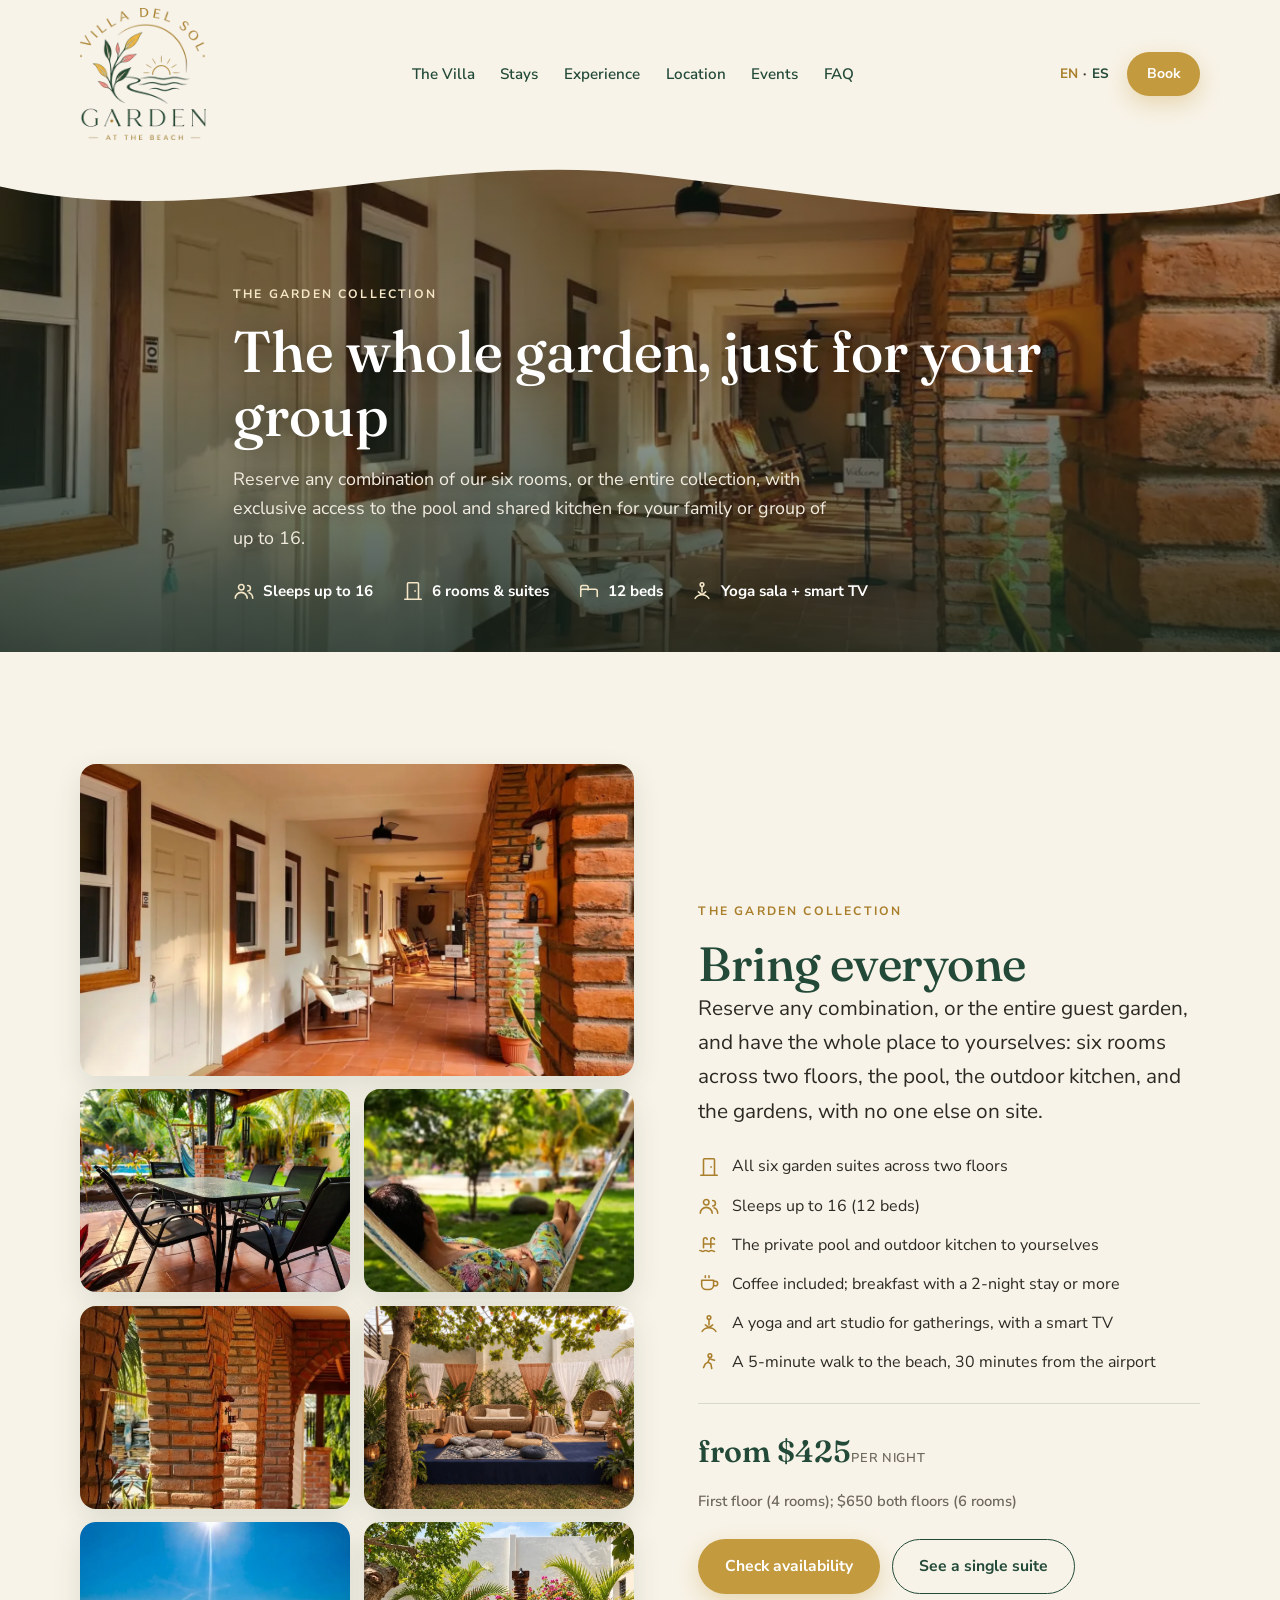
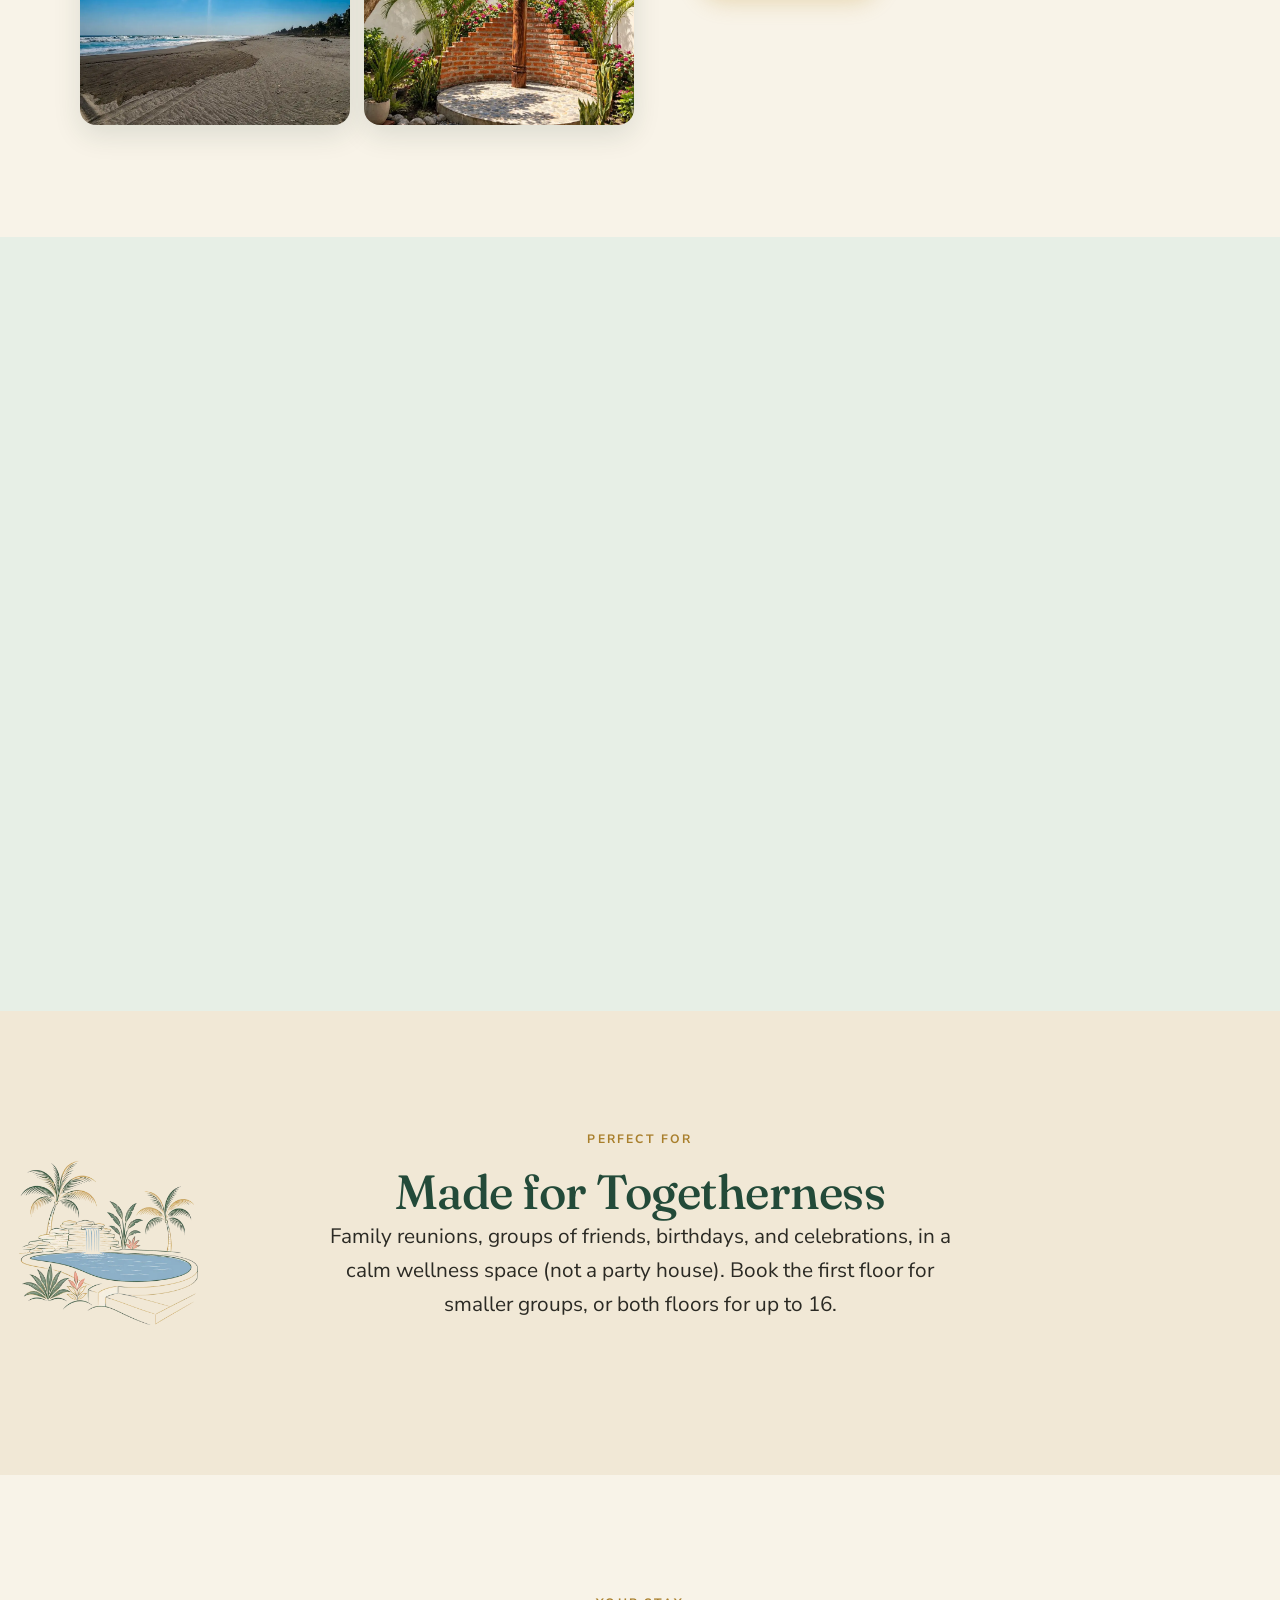
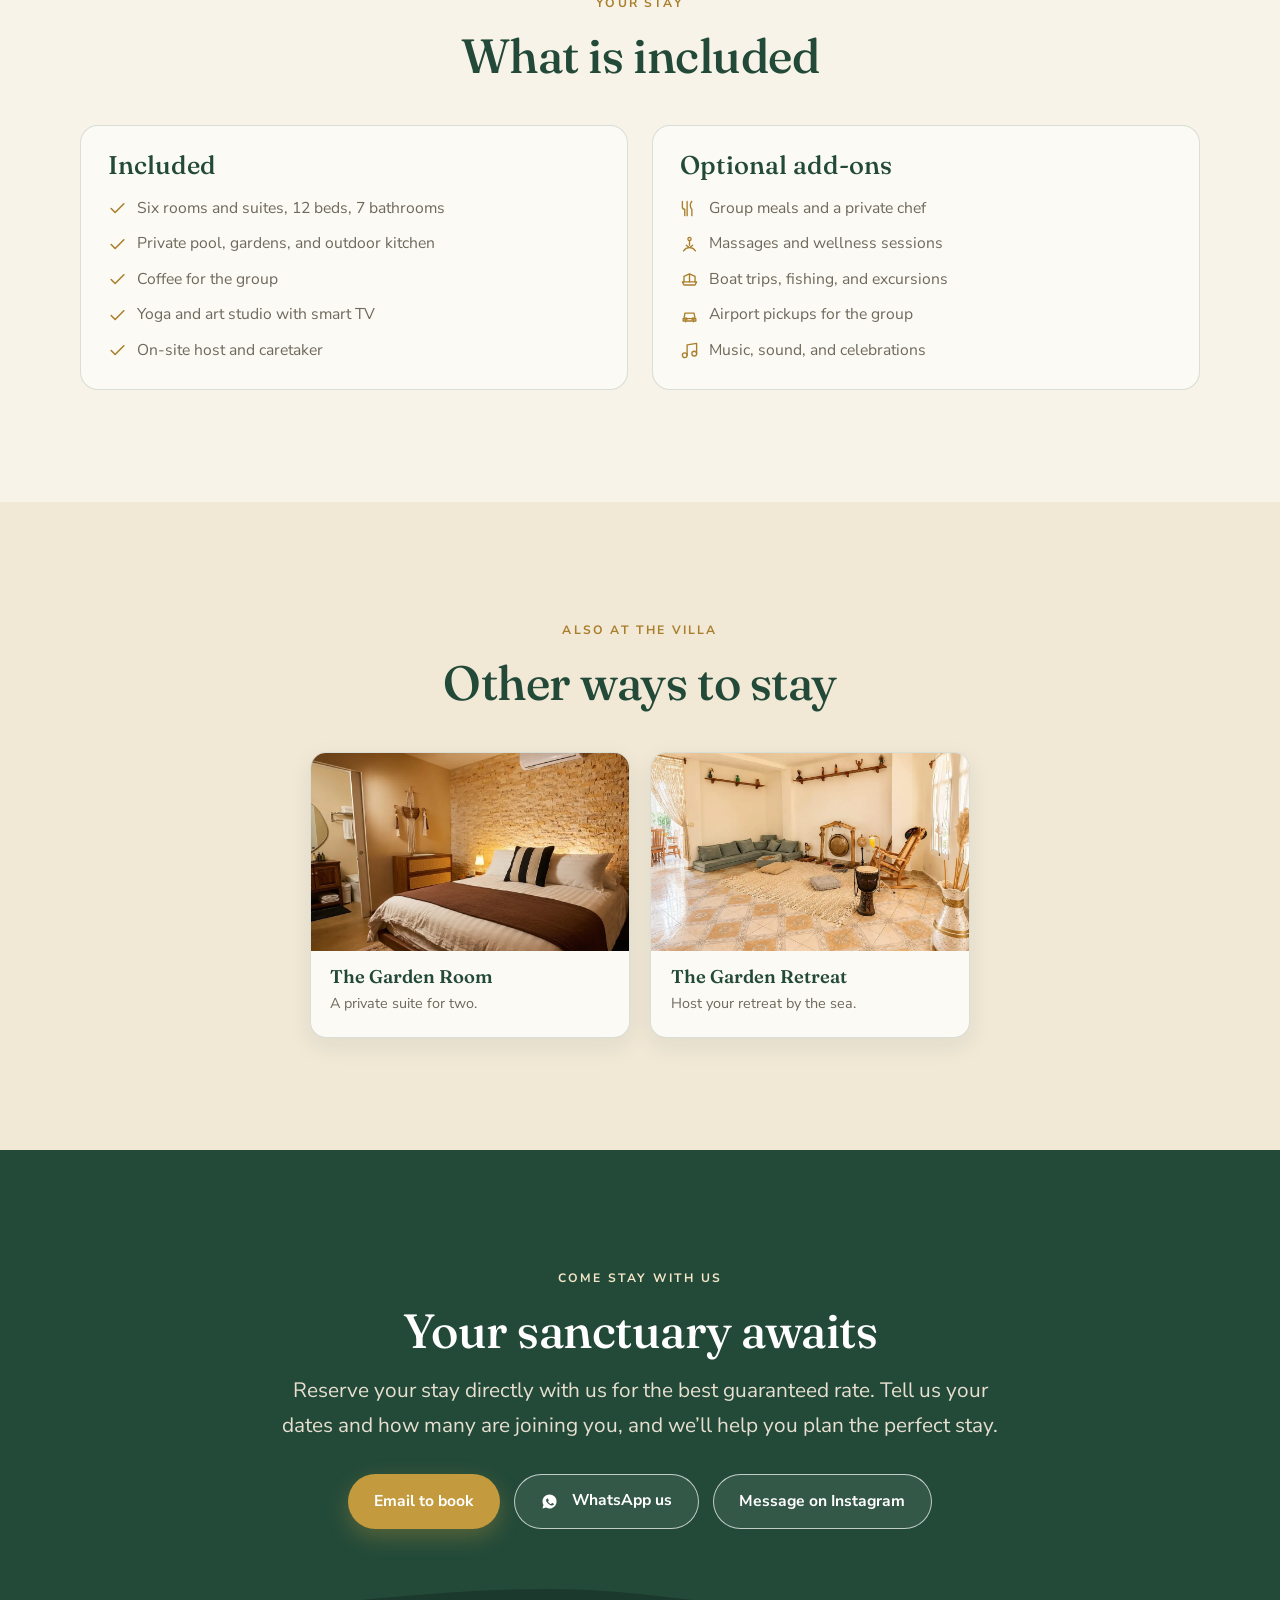
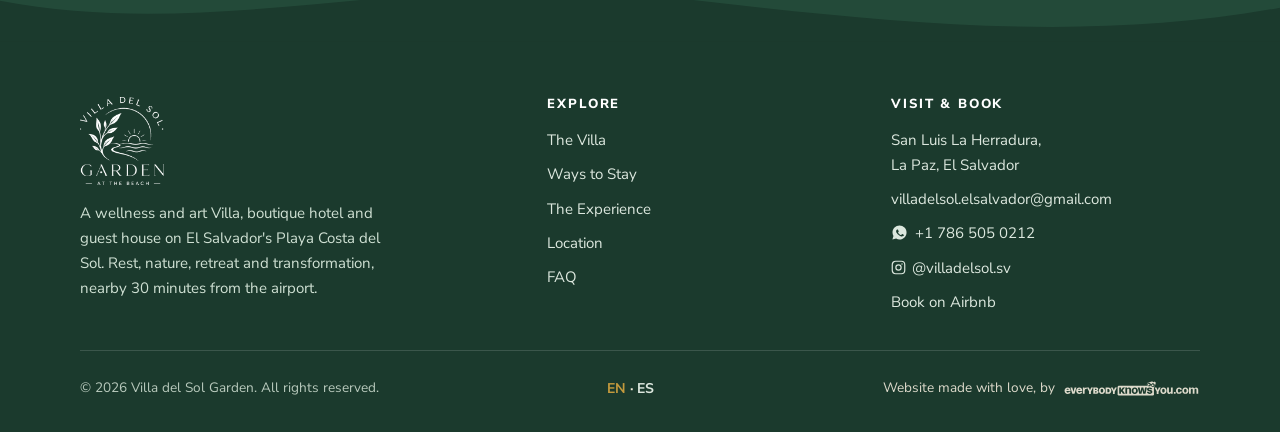
<file: family.html>
<!DOCTYPE html>
<html lang="en">
<head>
<meta charset="UTF-8">
<meta name="viewport" content="width=device-width, initial-scale=1.0">
<title>The Garden Collection, the Whole Villa for Your Group</title>
<meta name="description" content="Book the entire six-suite garden at Villa del Sol Garden for up to 16 guests, from $425 a night, 30 minutes from the airport in El Salvador.">
<link rel="canonical" href="https://villadelsolsv.com/family.html">
<link rel="alternate" hreflang="en" href="https://villadelsolsv.com/family.html">
<link rel="alternate" hreflang="es" href="https://villadelsolsv.com/es/family.html">
<link rel="alternate" hreflang="x-default" href="https://villadelsolsv.com/family.html">
<meta property="og:title" content="The Garden Collection, the Whole Villa for Your Group">
<meta property="og:description" content="Book the entire six-suite garden at Villa del Sol Garden for up to 16 guests, from $425 a night, 30 minutes from the airport in El Salvador.">
<meta property="og:type" content="website">
<meta property="og:url" content="https://villadelsolsv.com/family.html">
<meta property="og:image" content="https://villadelsolsv.com/assets/images/social-share/social-share-villa-del-sol-garden-villadelsolsv.com.jpg">
<meta property="og:image:width" content="1200">
<meta property="og:image:height" content="630">
<meta property="og:site_name" content="Villa del Sol Garden">
<meta property="og:locale" content="en_US">
<meta property="og:locale:alternate" content="es_SV">
<meta name="twitter:card" content="summary_large_image">
<meta name="twitter:title" content="The Garden Collection, the Whole Villa for Your Group">
<meta name="twitter:description" content="Book the entire six-suite garden at Villa del Sol Garden for up to 16 guests, from $425 a night, 30 minutes from the airport in El Salvador.">
<meta name="twitter:image" content="https://villadelsolsv.com/assets/images/social-share/social-share-villa-del-sol-garden-villadelsolsv.com.jpg">
<meta name="robots" content="index, follow, max-image-preview:large, max-snippet:-1, max-video-preview:-1">
<meta name="author" content="Villa del Sol Garden">
<meta name="theme-color" content="#234A39">
<meta name="geo.region" content="SV">
<meta name="geo.placename" content="La Herradura, La Paz, El Salvador">
<link rel="icon" href="favicon.ico" sizes="any">
<link rel="icon" type="image/png" sizes="32x32" href="favicon-32x32.png">
<link rel="apple-touch-icon" sizes="180x180" href="apple-touch-icon.png">
<link rel="manifest" href="site.webmanifest">
<link rel="alternate" type="text/plain" title="llms.txt" href="https://villadelsolsv.com/llms.txt">
<link rel="preconnect" href="https://fonts.googleapis.com">
<link rel="preconnect" href="https://fonts.gstatic.com" crossorigin>
<link rel="preload" as="style" href="https://fonts.googleapis.com/css2?family=Fraunces:ital,wght@0,400;0,500;0,600;1,400&amp;family=Nunito+Sans:wght@400;600;700;800&amp;display=swap">
<link rel="stylesheet" href="https://fonts.googleapis.com/css2?family=Fraunces:ital,wght@0,400;0,500;0,600;1,400&amp;family=Nunito+Sans:wght@400;600;700;800&amp;display=swap" media="print" onload="this.media='all'">
<noscript><link rel="stylesheet" href="https://fonts.googleapis.com/css2?family=Fraunces:ital,wght@0,400;0,500;0,600;1,400&amp;family=Nunito+Sans:wght@400;600;700;800&amp;display=swap"></noscript>
<link rel="stylesheet" href="assets/css/tokens.css">
<link rel="stylesheet" href="assets/css/styles.css">
<script type="application/ld+json">{"@context":"https://schema.org","@type":"BreadcrumbList","itemListElement":[{"@type":"ListItem","position":1,"name":"Home","item":"https://villadelsolsv.com/"},{"@type":"ListItem","position":2,"name":"The Garden Collection","item":"https://villadelsolsv.com/family.html"}]}</script>
</head>
<body>
<header class="site-header"><div class="wrap"><nav class="nav" aria-label="Main">
<a class="brand" href="index.html" aria-label="Villa del Sol Garden home"><img src="assets/images/logos/logo-villa-del-sol-garden-transparent-villadelsolsv.com.webp" alt="Villa del Sol Garden logo" width="132" height="140"><span class="brand-name">Villa del Sol Garden<small>At the Beach</small></span></a>
<ul class="nav-links"><li><a href="index.html#villa">The Villa</a></li><li><a href="index.html#stays">Stays</a></li><li><a href="index.html#experience">Experience</a></li><li><a href="index.html#location">Location</a></li><li><a href="retreat.html#events">Events</a></li><li><a href="faq.html">FAQ</a></li></ul>
<div class="nav-right"><div class="lang"><span class="active">EN</span> &middot; <a href="es/family.html">ES</a></div><a class="btn btn-gold btn-sm" href="index.html#book">Book</a><button class="nav-toggle" aria-label="Menu" aria-expanded="false"><span></span><span></span><span></span></button></div>
</nav></div></header>
<main><section class="page-hero"><div class="page-hero__media"><img src="assets/images/rooms/family-garden-collection-villa-del-sol-villadelsolsv.com.webp" alt="The Garden Collection at Villa del Sol Garden set for a group"></div><div class="hero-wave" aria-hidden="true"><svg viewBox="0 0 1440 100" preserveAspectRatio="none"><path d="M0,44 C240,96 480,4 720,30 C960,56 1200,104 1440,52 L1440,0 L0,0 Z"></path></svg></div><div class="wrap"><span class="eyebrow">The Garden Collection</span><h1>The whole garden, just for your group</h1><p>Reserve any combination of our six rooms, or the entire collection, with exclusive access to the pool and shared kitchen for your family or group of up to 16.</p><div class="page-hero__facts"><span><svg viewBox="0 0 24 24" fill="none" stroke="currentColor" stroke-width="1.7" stroke-linecap="round" stroke-linejoin="round"><circle cx="9" cy="8" r="3"/><path d="M2.5 20a6.5 6.5 0 0 1 13 0M16 6a3 3 0 0 1 0 6M21.5 20a6.5 6.5 0 0 0-4-6"/></svg>Sleeps up to 16</span><span><svg viewBox="0 0 24 24" fill="none" stroke="currentColor" stroke-width="1.7" stroke-linecap="round" stroke-linejoin="round"><path d="M3 21h18M6 21V4a1 1 0 0 1 1-1h10a1 1 0 0 1 1 1v17"/><path d="M14 12h.6"/></svg>6 rooms &amp; suites</span><span><svg viewBox="0 0 24 24" fill="none" stroke="currentColor" stroke-width="1.7" stroke-linecap="round" stroke-linejoin="round"><path d="M3 18v-6a2 2 0 0 1 2-2h14a2 2 0 0 1 2 2v6M3 18v-9M21 18v-3M3 12V8a2 2 0 0 1 2-2h4a2 2 0 0 1 2 2v3"/></svg>12 beds</span><span><svg viewBox="0 0 24 24" fill="none" stroke="currentColor" stroke-width="1.7" stroke-linecap="round" stroke-linejoin="round"><circle cx="12" cy="5" r="2"/><path d="M12 8v5M4.5 20c2-3 4.7-4 7.5-4s5.5 1 7.5 4M8 13l4 3 4-3"/></svg>Yoga sala + smart TV</span></div></div></section>
<section class="section"><div class="wrap"><div class="detail-grid rev"><div class="detail-copy reveal"><span class="eyebrow">The Garden Collection</span><h2>Bring everyone</h2><p class="lead">Reserve any combination, or the entire guest garden, and have the whole place to yourselves: six rooms across two floors, the pool, the outdoor kitchen, and the gardens, with no one else on site.</p><ul class="feature-list"><li><svg viewBox="0 0 24 24" fill="none" stroke="currentColor" stroke-width="1.7" stroke-linecap="round" stroke-linejoin="round"><path d="M3 21h18M6 21V4a1 1 0 0 1 1-1h10a1 1 0 0 1 1 1v17"/><path d="M14 12h.6"/></svg><span>All six garden suites across two floors</span></li><li><svg viewBox="0 0 24 24" fill="none" stroke="currentColor" stroke-width="1.7" stroke-linecap="round" stroke-linejoin="round"><circle cx="9" cy="8" r="3"/><path d="M2.5 20a6.5 6.5 0 0 1 13 0M16 6a3 3 0 0 1 0 6M21.5 20a6.5 6.5 0 0 0-4-6"/></svg><span>Sleeps up to 16 (12 beds)</span></li><li><svg viewBox="0 0 24 24" fill="none" stroke="currentColor" stroke-width="1.7" stroke-linecap="round" stroke-linejoin="round"><path d="M2 18c1.6 0 1.6 1 3.2 1s1.6-1 3.2-1 1.6 1 3.2 1 1.6-1 3.2-1 1.6 1 3.2 1"/><path d="M6 15V6a2 2 0 0 1 4 0M14 15V6a2 2 0 0 1 4 0M6 11h12"/></svg><span>The private pool and outdoor kitchen to yourselves</span></li><li><svg viewBox="0 0 24 24" fill="none" stroke="currentColor" stroke-width="1.7" stroke-linecap="round" stroke-linejoin="round"><path d="M4 8h13v5a5 5 0 0 1-5 5H9a5 5 0 0 1-5-5V8Z"/><path d="M17 9h2a2 2 0 0 1 0 5h-2M8 3v2M12 3v2"/></svg><span>Coffee included; breakfast with a 2-night stay or more</span></li><li><svg viewBox="0 0 24 24" fill="none" stroke="currentColor" stroke-width="1.7" stroke-linecap="round" stroke-linejoin="round"><circle cx="12" cy="5" r="2"/><path d="M12 8v5M4.5 20c2-3 4.7-4 7.5-4s5.5 1 7.5 4M8 13l4 3 4-3"/></svg><span>A yoga and art studio for gatherings, with a smart TV</span></li><li><svg viewBox="0 0 24 24" fill="none" stroke="currentColor" stroke-width="1.7" stroke-linecap="round" stroke-linejoin="round"><circle cx="13" cy="4" r="2"/><path d="M13 6l-2 5 3 2 1 5M11 11l-3 2-2 4M14 8l4 1"/></svg><span>A 5-minute walk to the beach, 30 minutes from the airport</span></li></ul><div class="price-line"><span class="amt">from $425<small>per night</small></span><span class="cap-n">First floor (4 rooms); $650 both floors (6 rooms)</span></div><div class="detail-actions"><a class="btn btn-gold" href="index.html#book">Check availability</a><a class="btn btn-outline" href="single.html">See a single suite</a></div></div><div class="mini-gallery reveal"><img src="assets/images/rooms/family-garden-collection-villa-del-sol-villadelsolsv.com.webp" alt="The garden set for a group" loading="lazy"><img src="assets/images/gallery/kitchen-villa-del-sol-villadelsolsv.com.webp" alt="Communal kitchen" loading="lazy"><img src="assets/images/gallery/villa-3-villa-del-sol-villadelsolsv.com.webp" alt="Terrace" loading="lazy"><img src="assets/images/gallery/villa-pool-garden-villa-del-sol-villadelsolsv.com.webp" alt="Pool" loading="lazy"><img src="assets/images/rooms/retreat-sala-outdoor-villa-del-sol-villadelsolsv.com.webp" alt="The outdoor garden sala with the blue deck, sofa, and floor cushions at Villa del Sol Garden" loading="lazy"><img src="assets/images/gallery/family-5-villa-del-sol-villadelsolsv.com.webp" alt="The whole group together at Villa del Sol Garden" loading="lazy"><img src="assets/images/rooms/outdoor-shower-villa-del-sol-villadelsolsv.com.webp" alt="The garden outdoor shower, set on river stones amid brick and bougainvillea" loading="lazy"></div></div></section>
<section class="section section--videos"><div class="wrap"><div class="sec-head center reveal"><span class="eyebrow">A Closer Look</span><h2>The whole Villa in motion</h2><p class="lead">A few moments from around the garden, the pool, and the shared spaces.</p></div><div class="vid-strip reveal"><video class="strip-video" muted loop playsinline autoplay preload="none" aria-label="The garden and pool at Villa del Sol Garden" poster="assets/images/rooms/family-video-1-poster-villa-del-sol-villadelsolsv.com.webp"><source src="assets/video/family-video-1-villa-del-sol-villadelsolsv.com.mp4" type="video/mp4"></video><video class="strip-video" muted loop playsinline autoplay preload="none" aria-label="The shared spaces at the Villa" poster="assets/images/rooms/family-video-2-poster-villa-del-sol-villadelsolsv.com.webp"><source src="assets/video/family-video-2-villa-del-sol-villadelsolsv.com.mp4" type="video/mp4"></video><video class="strip-video" muted loop playsinline autoplay preload="none" aria-label="Around the whole Villa" poster="assets/images/rooms/family-video-3-poster-villa-del-sol-villadelsolsv.com.webp"><source src="assets/video/family-video-3-villa-del-sol-villadelsolsv.com.mp4" type="video/mp4"></video></div></div></section>
<section class="section section--surface"><div class="motif motif--left" aria-hidden="true"><img src="assets/images/decor/decor-swimming-pool-villa-del-sol-villadelsolsv.com.webp" alt="" loading="lazy"></div><div class="wrap"><div class="sec-head center reveal"><span class="eyebrow">Perfect For</span><h2>Made for Togetherness</h2><p class="lead">Family reunions, groups of friends, birthdays, and celebrations, in a calm wellness space (not a party house). Book the first floor for smaller groups, or both floors for up to 16.</p></div></div></section>
<section class="section"><div class="wrap"><div class="sec-head center reveal"><span class="eyebrow">Your Stay</span><h2>What is included</h2></div><div class="two-cards reveal"><div class="info-card"><h3>Included</h3><ul><li><svg viewBox="0 0 24 24" fill="none" stroke="currentColor" stroke-width="2" stroke-linecap="round" stroke-linejoin="round"><path d="M20 6 9 17l-5-5"/></svg><span>Six rooms and suites, 12 beds, 7 bathrooms</span></li><li><svg viewBox="0 0 24 24" fill="none" stroke="currentColor" stroke-width="2" stroke-linecap="round" stroke-linejoin="round"><path d="M20 6 9 17l-5-5"/></svg><span>Private pool, gardens, and outdoor kitchen</span></li><li><svg viewBox="0 0 24 24" fill="none" stroke="currentColor" stroke-width="2" stroke-linecap="round" stroke-linejoin="round"><path d="M20 6 9 17l-5-5"/></svg><span>Coffee for the group</span></li><li><svg viewBox="0 0 24 24" fill="none" stroke="currentColor" stroke-width="2" stroke-linecap="round" stroke-linejoin="round"><path d="M20 6 9 17l-5-5"/></svg><span>Yoga and art studio with smart TV</span></li><li><svg viewBox="0 0 24 24" fill="none" stroke="currentColor" stroke-width="2" stroke-linecap="round" stroke-linejoin="round"><path d="M20 6 9 17l-5-5"/></svg><span>On-site host and caretaker</span></li></ul></div><div class="info-card"><h3>Optional add-ons</h3><ul><li><svg viewBox="0 0 24 24" fill="none" stroke="currentColor" stroke-width="1.7" stroke-linecap="round" stroke-linejoin="round"><path d="M3 3v7a3 3 0 0 0 3 3v8M9 3v18M15 3c-1.5 1-2 3-2 5s.5 4 2 5v8"/></svg><span>Group meals and a private chef</span></li><li><svg viewBox="0 0 24 24" fill="none" stroke="currentColor" stroke-width="1.7" stroke-linecap="round" stroke-linejoin="round"><circle cx="12" cy="5" r="2"/><path d="M12 8v5M4.5 20c2-3 4.7-4 7.5-4s5.5 1 7.5 4M8 13l4 3 4-3"/></svg><span>Massages and wellness sessions</span></li><li><svg viewBox="0 0 24 24" fill="none" stroke="currentColor" stroke-width="1.7" stroke-linecap="round" stroke-linejoin="round"><path d="M3 15h18l-2 4H5l-2-4Z"/><path d="M5 15V8l7-3 7 3v7M12 5v10"/></svg><span>Boat trips, fishing, and excursions</span></li><li><svg viewBox="0 0 24 24" fill="none" stroke="currentColor" stroke-width="1.7" stroke-linecap="round" stroke-linejoin="round"><path d="M5 16 6.2 9h11.6L19 16M4 16h16v3H4zM7 19v1M17 19v1"/><circle cx="7.5" cy="16.5" r="1.3"/><circle cx="16.5" cy="16.5" r="1.3"/></svg><span>Airport pickups for the group</span></li><li><svg viewBox="0 0 24 24" fill="none" stroke="currentColor" stroke-width="1.7" stroke-linecap="round" stroke-linejoin="round"><path d="M9 18V5l12-2v13"/><circle cx="6" cy="18" r="3"/><circle cx="18" cy="16" r="3"/></svg><span>Music, sound, and celebrations</span></li></ul></div></div></section>
<section class="section section--surface"><div class="wrap"><div class="sec-head center reveal"><span class="eyebrow">Also at the Villa</span><h2>Other ways to stay</h2></div><div class="other-stays other-stays--two reveal"><a class="mini-stay" href="single.html"><img src="assets/images/rooms/single-garden-room-villa-del-sol-villadelsolsv.com.webp" alt="The Garden Room" loading="lazy"><div class="b"><h4>The Garden Room</h4><p>A private suite for two.</p></div></a><a class="mini-stay" href="retreat.html"><img src="assets/images/rooms/garden-retreat-villa-del-sol-villadelsolsv.com.webp" alt="The Garden Retreat" loading="lazy"><div class="b"><h4>The Garden Retreat</h4><p>Host your retreat by the sea.</p></div></a></div></section>
<section class="section book"><div class="leaf-flock gold on-dark" data-n="10" aria-hidden="true"></div><div class="wrap"><div class="reveal"><span class="eyebrow">Come Stay With Us</span><h2>Your sanctuary awaits</h2><p class="lead">Reserve your stay directly with us for the best guaranteed rate. Tell us your dates and how many are joining you, and we&rsquo;ll help you plan the perfect stay.</p><div class="book-cta"><a class="btn btn-gold" href="mailto:villadelsol.elsalvador@gmail.com?subject=Enquiry%20-%20Villa%20del%20Sol%20Garden">Email to book</a><a class="btn btn-ghost" href="https://wa.me/17865050212" target="_blank" rel="noopener"><svg viewBox="0 0 24 24" width="17" height="17" fill="currentColor" style="vertical-align:-3px;margin-right:.4rem"><path d="M12.04 2C6.58 2 2.13 6.45 2.13 11.91c0 1.75.46 3.45 1.32 4.95L2 22l5.25-1.38a9.9 9.9 0 0 0 4.79 1.22c5.46 0 9.91-4.45 9.91-9.91 0-2.65-1.03-5.14-2.9-7.01A9.82 9.82 0 0 0 12.04 2zm5.8 14.13c-.24.68-1.42 1.31-1.95 1.35-.5.05-.5.4-3.15-.66-2.66-1.05-4.32-3.77-4.45-3.95-.13-.18-1.06-1.41-1.06-2.69 0-1.28.67-1.9.91-2.17.24-.26.52-.33.7-.33.17 0 .35 0 .5.01.16.01.38-.06.59.45.24.58.79 2 .86 2.14.07.14.12.31.02.49-.09.18-.14.29-.28.45-.14.16-.29.35-.42.47-.14.14-.28.29-.12.57.16.28.72 1.19 1.55 1.93 1.06.95 1.96 1.24 2.24 1.38.28.14.44.12.61-.07.17-.19.7-.82.89-1.1.18-.28.37-.23.61-.14.24.09 1.55.73 1.82.86.27.14.44.2.51.32.07.11.07.66-.17 1.34z"/></svg>WhatsApp us</a><a class="btn btn-ghost" href="https://www.instagram.com/villadelsol.sv" target="_blank" rel="noopener">Message on Instagram</a></div></div></div></section>
</main><footer class="site-footer"><div class="footer-wave" aria-hidden="true"><svg viewBox="0 0 1440 90" preserveAspectRatio="none"><path d="M0,42 C240,90 480,6 720,34 C960,62 1200,96 1440,50 L1440,90 L0,90 Z"></path></svg></div><div class="wrap"><div class="footer-top">
<div class="footer-brand"><img src="assets/images/logos/logo-villa-del-sol-garden-white-villadelsolsv.com.webp" alt="Villa del Sol Garden logo" width="140" height="140"><p>A wellness and art Villa, boutique hotel and guest house on El Salvador's Playa Costa del Sol. Rest, nature, retreat and transformation, nearby 30 minutes from the airport.</p></div>
<div class="footer-col"><h4>Explore</h4><ul><li><a href="index.html#villa">The Villa</a></li><li><a href="index.html#stays">Ways to Stay</a></li><li><a href="index.html#experience">The Experience</a></li><li><a href="index.html#location">Location</a></li><li><a href="faq.html">FAQ</a></li></ul></div>
<div class="footer-col"><h4>Visit &amp; Book</h4><ul><li>San Luis La Herradura,<br>La Paz, El Salvador</li><li><a href="mailto:villadelsol.elsalvador@gmail.com">villadelsol.elsalvador@gmail.com</a></li><li><a href="https://wa.me/17865050212" target="_blank" rel="noopener"><svg viewBox="0 0 24 24" width="17" height="17" fill="currentColor" style="vertical-align:-3px;margin-right:.4rem"><path d="M12.04 2C6.58 2 2.13 6.45 2.13 11.91c0 1.75.46 3.45 1.32 4.95L2 22l5.25-1.38a9.9 9.9 0 0 0 4.79 1.22c5.46 0 9.91-4.45 9.91-9.91 0-2.65-1.03-5.14-2.9-7.01A9.82 9.82 0 0 0 12.04 2zm5.8 14.13c-.24.68-1.42 1.31-1.95 1.35-.5.05-.5.4-3.15-.66-2.66-1.05-4.32-3.77-4.45-3.95-.13-.18-1.06-1.41-1.06-2.69 0-1.28.67-1.9.91-2.17.24-.26.52-.33.7-.33.17 0 .35 0 .5.01.16.01.38-.06.59.45.24.58.79 2 .86 2.14.07.14.12.31.02.49-.09.18-.14.29-.28.45-.14.16-.29.35-.42.47-.14.14-.28.29-.12.57.16.28.72 1.19 1.55 1.93 1.06.95 1.96 1.24 2.24 1.38.28.14.44.12.61-.07.17-.19.7-.82.89-1.1.18-.28.37-.23.61-.14.24.09 1.55.73 1.82.86.27.14.44.2.51.32.07.11.07.66-.17 1.34z"/></svg>+1 786 505 0212</a></li><li><a href="https://www.instagram.com/villadelsol.sv" target="_blank" rel="noopener"><svg viewBox="0 0 24 24" width="15" height="15" fill="none" stroke="currentColor" stroke-width="1.9" style="vertical-align:-2px;margin-right:.35rem"><rect x="2" y="2" width="20" height="20" rx="5.5"/><circle cx="12" cy="12" r="4.2"/><circle cx="17.6" cy="6.4" r="1.1" fill="currentColor" stroke="none"/></svg>@villadelsol.sv</a></li><li><a href="https://www.airbnb.com/rooms/1538525863498838806" target="_blank" rel="noopener">Book on Airbnb</a></li></ul></div>
</div><div class="footer-bottom"><small>&copy; 2026 Villa del Sol Garden. All rights reserved.</small><span class="footer-lang"><span class="active">EN</span> &middot; <a href="#">ES</a></span><a class="eky-credit" href="https://everybodyknowsyou.com" target="_blank" rel="noopener" aria-label="Website made with love by everybodyknowsyou.com"><span class="eky-credit__text">Website made with love, by</span><svg role="img" aria-label="everybodyknowsyou.com" id="Layer_1" data-name="Layer 1" xmlns="http://www.w3.org/2000/svg" viewBox="0 0 1296.95 160.34">
  <defs>
    <style>
            .cls-1 { fill: var(--eky-bg, #ffffff); }
      .cls-2 { fill: var(--eky-fg, currentColor); }
    </style>
  </defs>
  <g>
    <g>
      <g>
        <rect class="cls-2" x="515.16" y="55.21" width="342.62" height="90.52" rx="12" ry="12"/>
        <path class="cls-1" d="M530.13,71.12h16.6v15.46l-.24,6.96h.32l3.32-4.61,15.14-17.81h19.83l-22.02,25.02,22.18,33.68h-19.92l-13.76-20.73-4.86,5.34v15.38h-16.6v-58.69Z"/>
        <path class="cls-1" d="M604.13,71.12v8.01h.32c4.53-6.23,10.53-9.23,18.54-9.23,12.47,0,18.94,7.29,18.94,22.02v37.89h-16.6v-35.3c0-7.69-2.75-10.85-8.58-10.85-7.21,0-11.82,4.7-11.82,12.14v34h-16.6v-58.69h15.79Z"/>
        <path class="cls-1" d="M647.37,100.43c0-17.57,11.09-30.52,29.31-30.52s29.31,12.95,29.31,30.52-11.09,30.6-29.31,30.6-29.31-13.03-29.31-30.6ZM688.66,100.43c0-9.8-3.81-17.16-11.98-17.16s-11.98,7.37-11.98,17.16,3.81,17.24,11.98,17.24,11.98-7.45,11.98-17.24Z"/>
        <path class="cls-1" d="M705.66,71.12h17.57l6.64,35.62c.41,2.02.73,4.86,1.14,6.88h.32l1.21-6.88,6.88-35.62h18.54l7.45,35.62,1.29,6.88h.32l1.05-6.88,5.99-35.62h17.24l-13.28,58.69h-21.53l-6.64-32.38-1.29-6.88h-.32l-1.21,6.88-6.56,32.38h-21.45l-13.36-58.69Z"/>
        <path class="cls-1" d="M791.81,110.79l17-.08c.57,4.78,3.72,7.53,9.31,7.53,4.61,0,7.85-1.7,7.85-5.26,0-2.67-1.78-4.37-5.59-5.26l-14.09-3.24c-8.98-2.02-13.84-7.77-13.84-16.27,0-11.5,8.99-18.3,24.69-18.3,14.65,0,23.56,6.96,23.8,18.05h-17c-.49-3.32-2.67-5.67-7.69-5.67-4.37,0-7.21,1.54-7.21,4.61,0,2.43,1.7,3.81,5.59,4.7l14.09,3.24c9.23,2.1,14.09,8.18,14.09,16.84,0,12.71-10.28,19.35-24.77,19.35-16.19,0-25.99-7.77-26.23-20.24Z"/>
      </g>
      <g>
        <path class="cls-2" d="M918.06,100.39c0-17.57,11.09-30.52,29.31-30.52s29.31,12.95,29.31,30.52-11.09,30.6-29.31,30.6-29.31-13.03-29.31-30.6ZM959.34,100.39c0-9.8-3.81-17.16-11.98-17.16s-11.98,7.37-11.98,17.16,3.81,17.24,11.98,17.24,11.98-7.45,11.98-17.24Z"/>
        <path class="cls-2" d="M1018.85,129.78v-7.85h-.32c-4.61,6.15-10.52,9.07-17.89,9.07-11.98,0-18.46-7.29-18.46-21.94v-37.97h16.6v35.38c0,7.69,2.83,10.77,8.18,10.77,6.56,0,11.09-4.61,11.09-12.63v-33.52h16.6v58.69h-15.79Z"/>
        <path class="cls-2" d="M884.01,109.52l-20.4-38.4h17.84l8.26,17.75c.99,2.06,1.9,4.96,2.89,7.02h.33c.91-2.06,1.82-4.96,2.72-7.02l7.85-17.75h17.51l-20.07,38.57v21.31h-16.93v-21.47Z"/>
      </g>
      <g>
        <path class="cls-2" d="M14.66,100.39c0-17.97,10.85-30.52,29.55-30.52s28.01,12.47,27.36,34.41h-39.35c.89,8.91,4.53,14.01,11.66,14.01,5.67,0,9.31-3,10.44-8.5h16.76c-2.19,13.28-12.31,21.21-26.88,21.21-18.7,0-29.55-12.63-29.55-30.6ZM54.58,92.54c-1.05-6.56-4.78-9.96-10.36-9.96s-9.8,3.64-11.42,9.96h21.78Z"/>
        <path class="cls-2" d="M69.8,71.09h17.49l9.47,35.62c.57,2.02,1.05,4.86,1.62,6.88h.32l1.54-6.88,8.99-35.62h17.16l-17.81,58.69h-21.13l-17.65-58.69Z"/>
        <path class="cls-2" d="M124.69,100.39c0-17.97,10.85-30.52,29.55-30.52s28.01,12.47,27.36,34.41h-39.35c.89,8.91,4.53,14.01,11.66,14.01,5.67,0,9.31-3,10.44-8.5h16.76c-2.19,13.28-12.31,21.21-26.88,21.21-18.7,0-29.55-12.63-29.55-30.6ZM164.61,92.54c-1.05-6.56-4.78-9.96-10.36-9.96s-9.8,3.64-11.42,9.96h21.78Z"/>
        <path class="cls-2" d="M187.44,71.09h15.46v9.47h.32c3.64-7.37,8.74-10.69,15.71-10.69,1.86,0,3.56.24,5.1.81v15.79h-.32c-1.7-.49-3.24-.73-5.18-.73-9.15,0-14.49,5.42-14.49,16.11v27.93h-16.6v-58.69Z"/>
        <path class="cls-2" d="M285.57,71.09h26.15c13.52,0,20.97,5.42,20.97,14.82,0,6.15-3.08,10.36-9.96,12.39v.32c8.02,1.46,12.23,6.23,12.23,13.84,0,10.52-8.42,17.33-21.7,17.33h-27.69v-58.69ZM316.66,88.82c0-3.64-2.02-5.18-6.56-5.18h-7.93v10.77h7.93c4.37,0,6.56-1.86,6.56-5.59ZM318.6,111.24c0-3.81-2.27-5.99-6.88-5.99h-9.55v11.98h9.63c4.45,0,6.8-2.19,6.8-5.99Z"/>
        <path class="cls-2" d="M337.95,100.39c0-17.57,11.09-30.52,29.31-30.52s29.31,12.95,29.31,30.52-11.09,30.6-29.31,30.6-29.31-13.03-29.31-30.6ZM379.24,100.39c0-9.8-3.8-17.16-11.98-17.16s-11.98,7.37-11.98,17.16,3.8,17.24,11.98,17.24,11.98-7.45,11.98-17.24Z"/>
        <path class="cls-2" d="M402.08,71.09h24.13c18.62,0,29.63,10.36,29.63,29.31s-11.01,29.39-29.63,29.39h-24.13v-58.69ZM438.99,100.39c0-10.77-5.83-16.19-13.36-16.19h-6.96v32.46h6.96c7.53,0,13.36-5.51,13.36-16.27Z"/>
        <path class="cls-2" d="M471.04,109.52l-20.4-38.4h17.84l8.26,17.75c.99,2.06,1.9,4.96,2.89,7.02h.33c.91-2.06,1.82-4.96,2.72-7.02l7.85-17.75h17.51l-20.07,38.57v21.31h-16.93v-21.47Z"/>
        <path class="cls-2" d="M245.89,109.52l-20.4-38.4h17.84l8.26,17.75c.99,2.06,1.9,4.96,2.89,7.02h.33c.91-2.06,1.82-4.96,2.72-7.02l7.85-17.75h17.51l-20.07,38.57v21.31h-16.93v-21.47Z"/>
      </g>
    </g>
    <g>
      <g>
        <path class="cls-2" d="M837.89,14.05c5.42-1.65,11.14.47,13.85,5.48.39.72,1.1,1.2,1.88,1.34.7.12,1.52-.2,2.16-.74,4.05-3.38,9.74-3.68,14.06-.7,4.24,2.92,5.92,8.22,4.35,13.25l-6.96,22.26c-2.45,8.46-9.67,14.45-18.27,15.02-8.94.6-17.2-4.68-20.36-13.03-.17-.45-.5-.62-.88-.67s-.66.09-.98.46c-5.78,6.49-15.01,8.59-23.07,5.2-7.59-3.19-12.57-10.83-12.37-19.15.21-8.44,5.67-16.24,13.97-18.77l32.61-9.94ZM844.69,65.73c8.85,1.59,17.31-4.28,18.9-13.13,1.59-8.85-4.28-17.31-13.13-18.9-8.85-1.59-17.31,4.28-18.9,13.13s4.28,17.31,13.13,18.9ZM808.72,59.25c8.85,1.59,17.31-4.28,18.9-13.13,1.59-8.85-4.28-17.31-13.13-18.9-8.85-1.59-17.31,4.28-18.9,13.13-1.59,8.85,4.28,17.31,13.13,18.9Z"/>
        <g>
          <path class="cls-1" d="M850.46,33.7c8.85,1.59,14.72,10.06,13.13,18.9-1.59,8.85-10.06,14.72-18.9,13.13-8.85-1.59-14.72-10.06-13.13-18.9s10.06-14.72,18.9-13.13Z"/>
          <path class="cls-1" d="M814.49,27.22c8.85,1.59,14.72,10.06,13.13,18.9-1.59,8.85-10.06,14.72-18.9,13.13-8.85-1.59-14.72-10.06-13.13-18.9,1.59-8.85,10.06-14.72,18.9-13.13Z"/>
        </g>
      </g>
      <g>
        <g>
          <path class="cls-2" d="M847.57,56.91c-.06-.86-.28-1.56-.42-2.47.64.65,1.19,1.16,1.91,1.66,1.12.79,2.71.42,3.44-.7.73-1.11.45-2.64-.68-3.44-.71-.5-1.52-.66-2.4-1.05,1.54-.53,3.13-1,3.41-2.57.17-.93-.14-1.9-.84-2.43-1.03-.79-2.26-.75-3.22.02-.58.46-1.06.91-1.67,1.49.18-.89.4-1.63.45-2.5.09-1.44-1.09-2.58-2.46-2.58s-2.55,1.17-2.48,2.62c.04.85.33,1.53.43,2.46-.47-.54-.95-.89-1.43-1.33-1.13-1.04-2.8-.99-3.77.19-.91,1.1-.66,2.87.58,3.67.72.46,1.49.65,2.34.99-.88.38-1.73.56-2.45,1.09-1.21.89-1.32,2.65-.36,3.69,1.04,1.12,2.62,1.06,3.73.03l1.46-1.34c-.23.92-.51,1.75-.51,2.68,0,1.41,1.2,2.5,2.56,2.45s2.46-1.22,2.37-2.6Z"/>
          <path class="cls-2" d="M847.57,56.91c.09,1.38-1.03,2.55-2.37,2.6s-2.56-1.05-2.56-2.45c0-.94.27-1.76.51-2.68l-1.46,1.34c-1.12,1.03-2.7,1.09-3.73-.03-.96-1.04-.84-2.8.36-3.69.71-.53,1.56-.71,2.45-1.09-.85-.34-1.62-.53-2.34-.99-1.24-.79-1.49-2.57-.58-3.67.97-1.17,2.64-1.23,3.77-.19.48.45.96.79,1.43,1.33-.1-.93-.38-1.61-.43-2.46-.07-1.44,1.07-2.62,2.48-2.62s2.55,1.14,2.46,2.58c-.05.87-.27,1.6-.45,2.5.61-.58,1.09-1.03,1.67-1.49.96-.77,2.19-.81,3.22-.02.7.54,1,1.5.84,2.43-.28,1.57-1.87,2.04-3.41,2.57.88.39,1.69.54,2.4,1.05,1.13.8,1.41,2.33.68,3.44-.73,1.11-2.32,1.48-3.44.7-.72-.5-1.27-1.01-1.91-1.66.14.92.37,1.62.42,2.47Z"/>
        </g>
        <g>
          <path class="cls-2" d="M810.13,50.42c.09-1.04-.23-1.92-.46-2.9.76.65,1.37,1.38,2.24,1.82,1.23.63,2.73.08,3.32-1.08s.21-2.6-.95-3.29c-.73-.43-1.51-.63-2.28-.94.71-.21,1.29-.46,1.92-.73,1.42-.61,1.98-2.23,1.25-3.55s-2.48-1.69-3.67-.79c-.67.5-1.22,1.01-1.84,1.61.23-1.08.58-2.02.43-3.07-.18-1.23-1.33-2.03-2.49-2.01s-2.27.88-2.4,2.1c-.11,1.04.22,1.91.45,2.98-.52-.57-1.04-.93-1.58-1.42-1.11-1-2.86-.89-3.77.32s-.53,2.95.79,3.67c.74.41,1.47.63,2.23.89-.85.33-1.63.52-2.35.98-1.23.78-1.49,2.47-.66,3.57s2.46,1.35,3.58.48c.64-.49,1.17-.96,1.77-1.57-.22,1.07-.56,1.95-.45,2.98.14,1.28,1.29,2.13,2.5,2.11s2.29-.84,2.41-2.17Z"/>
          <path class="cls-2" d="M810.13,50.42c-.12,1.32-1.24,2.14-2.41,2.17s-2.36-.83-2.5-2.11c-.11-1.03.23-1.91.45-2.98-.6.61-1.13,1.08-1.77,1.57-1.12.87-2.73.66-3.58-.48s-.57-2.79.66-3.57c.72-.46,1.5-.64,2.35-.98-.77-.26-1.49-.48-2.23-.89-1.32-.73-1.68-2.5-.79-3.67s2.66-1.32,3.77-.32c.54.49,1.06.85,1.58,1.42-.23-1.07-.56-1.94-.45-2.98.13-1.22,1.24-2.08,2.4-2.1s2.31.78,2.49,2.01c.15,1.05-.2,1.99-.43,3.07.62-.6,1.17-1.1,1.84-1.61,1.2-.9,2.97-.5,3.67.79s.17,2.93-1.25,3.55c-.63.27-1.21.52-1.92.73.77.32,1.55.51,2.28.94,1.16.68,1.53,2.13.95,3.29s-2.09,1.71-3.32,1.08c-.87-.44-1.48-1.17-2.24-1.82.23.98.55,1.86.46,2.9Z"/>
        </g>
      </g>
    </g>
  </g>
  <g fill="var(--eky-fg, currentColor)">
    <path d="M1046.08,112.99h15.96v16.61h-15.96v-16.61Z"/>
    <path d="M1065.91,100.33c0-17.49,11.29-30.39,29.1-30.39,13.79,0,25.15,8.06,26.36,22.41h-16.85c-.56-5.8-4.03-9.11-9.43-9.11-8.06,0-11.93,7.42-11.93,17.09s3.79,17.17,11.85,17.17c5.4,0,8.95-3.3,9.67-9.67h16.85c-1.13,14.91-12.66,22.97-26.52,22.97-18.14,0-29.1-12.98-29.1-30.47Z"/>
    <path d="M1124.75,100.33c0-17.49,11.04-30.39,29.18-30.39s29.18,12.9,29.18,30.39-11.04,30.47-29.18,30.47-29.18-12.98-29.18-30.47ZM1165.86,100.33c0-9.75-3.79-17.09-11.93-17.09s-11.93,7.33-11.93,17.09,3.79,17.17,11.93,17.17,11.93-7.42,11.93-17.17Z"/>
    <path d="M1204.31,71.15v7.98h.32c4.43-5.97,10.64-9.19,17.9-9.19s12.41,3.14,15.4,9.19h.32c4.92-6.21,10.72-9.19,17.9-9.19,12.58,0,19.27,8.71,19.27,22.81v36.84h-16.53v-34.26c0-7.66-2.34-11.69-8.06-11.69-6.53,0-10.56,5-10.56,12.9v33.05h-16.53v-34.34c0-7.58-2.42-11.61-8.14-11.61-6.61,0-10.48,5.24-10.48,12.9v33.05h-16.53v-58.44h15.72Z"/>
  </g>
</svg></a></div></div></footer>
<script src="assets/js/main.js" defer></script>
</body>
</html>
</file>
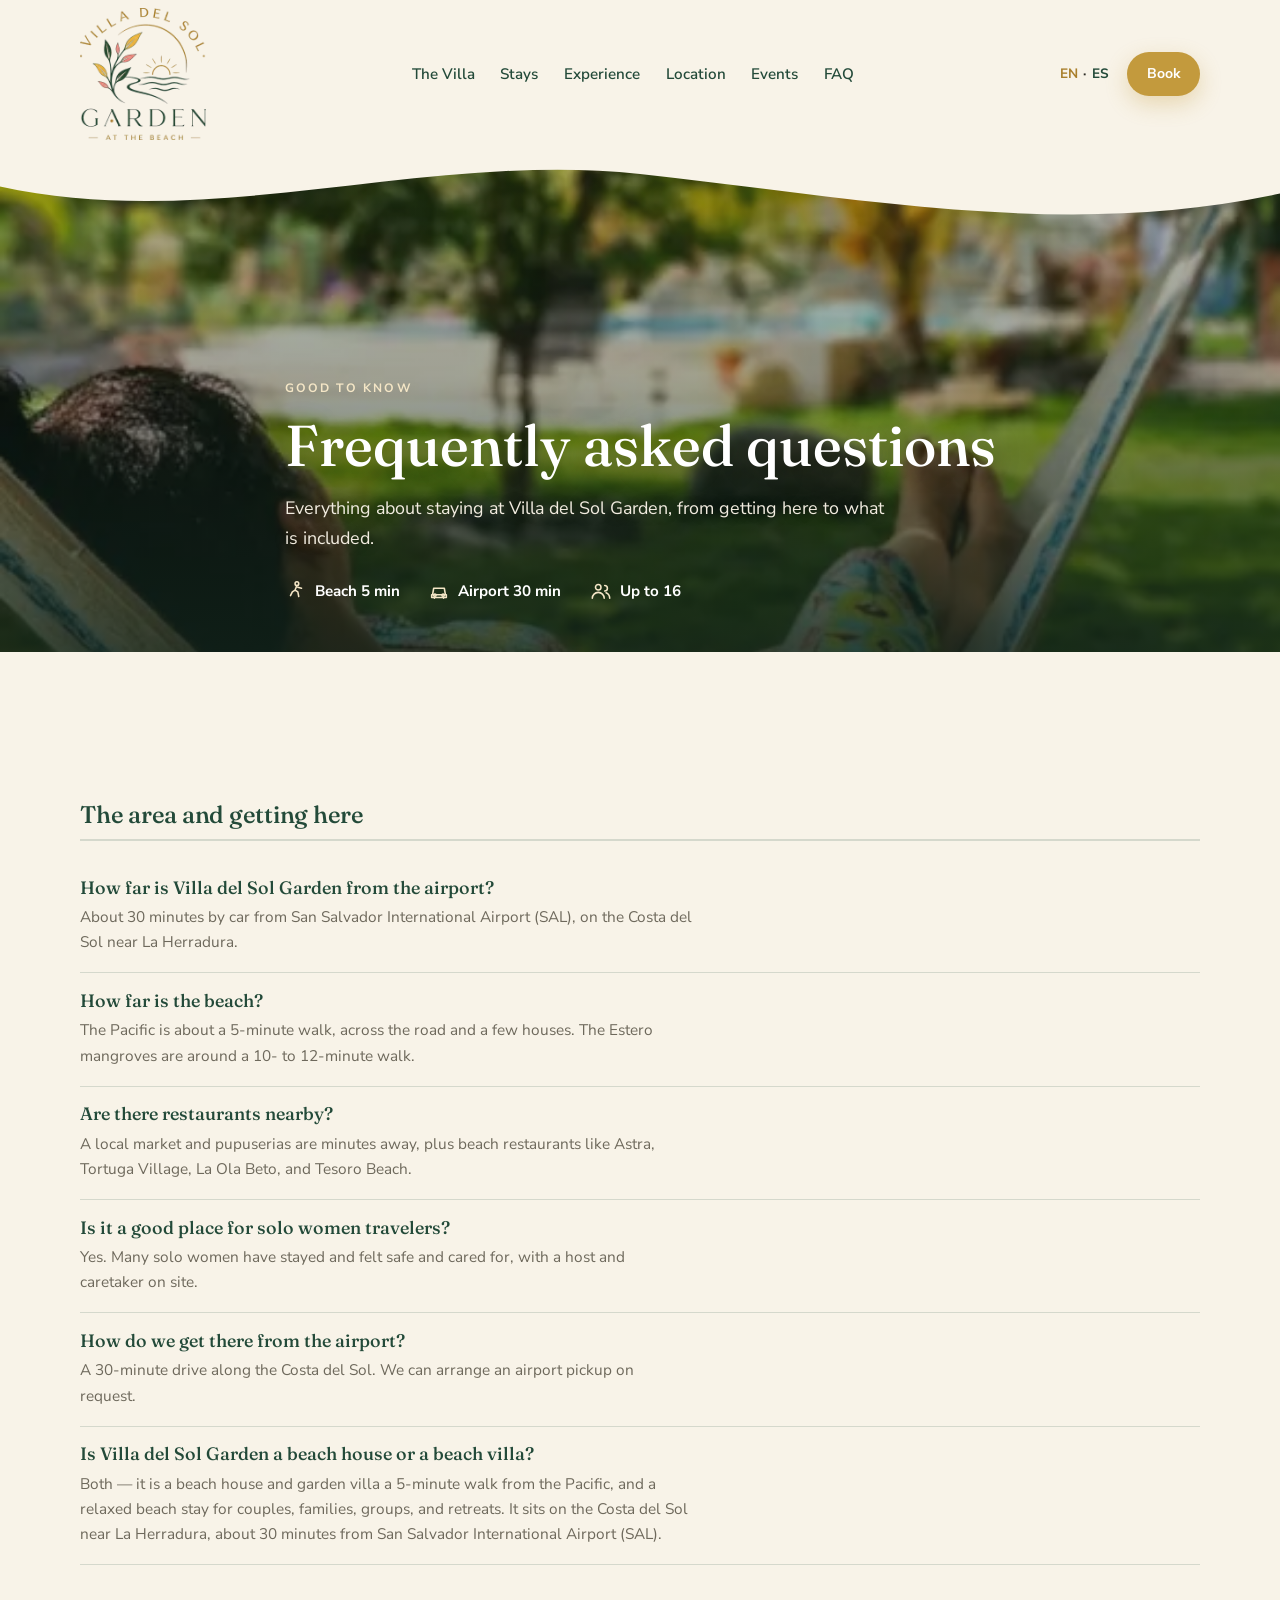
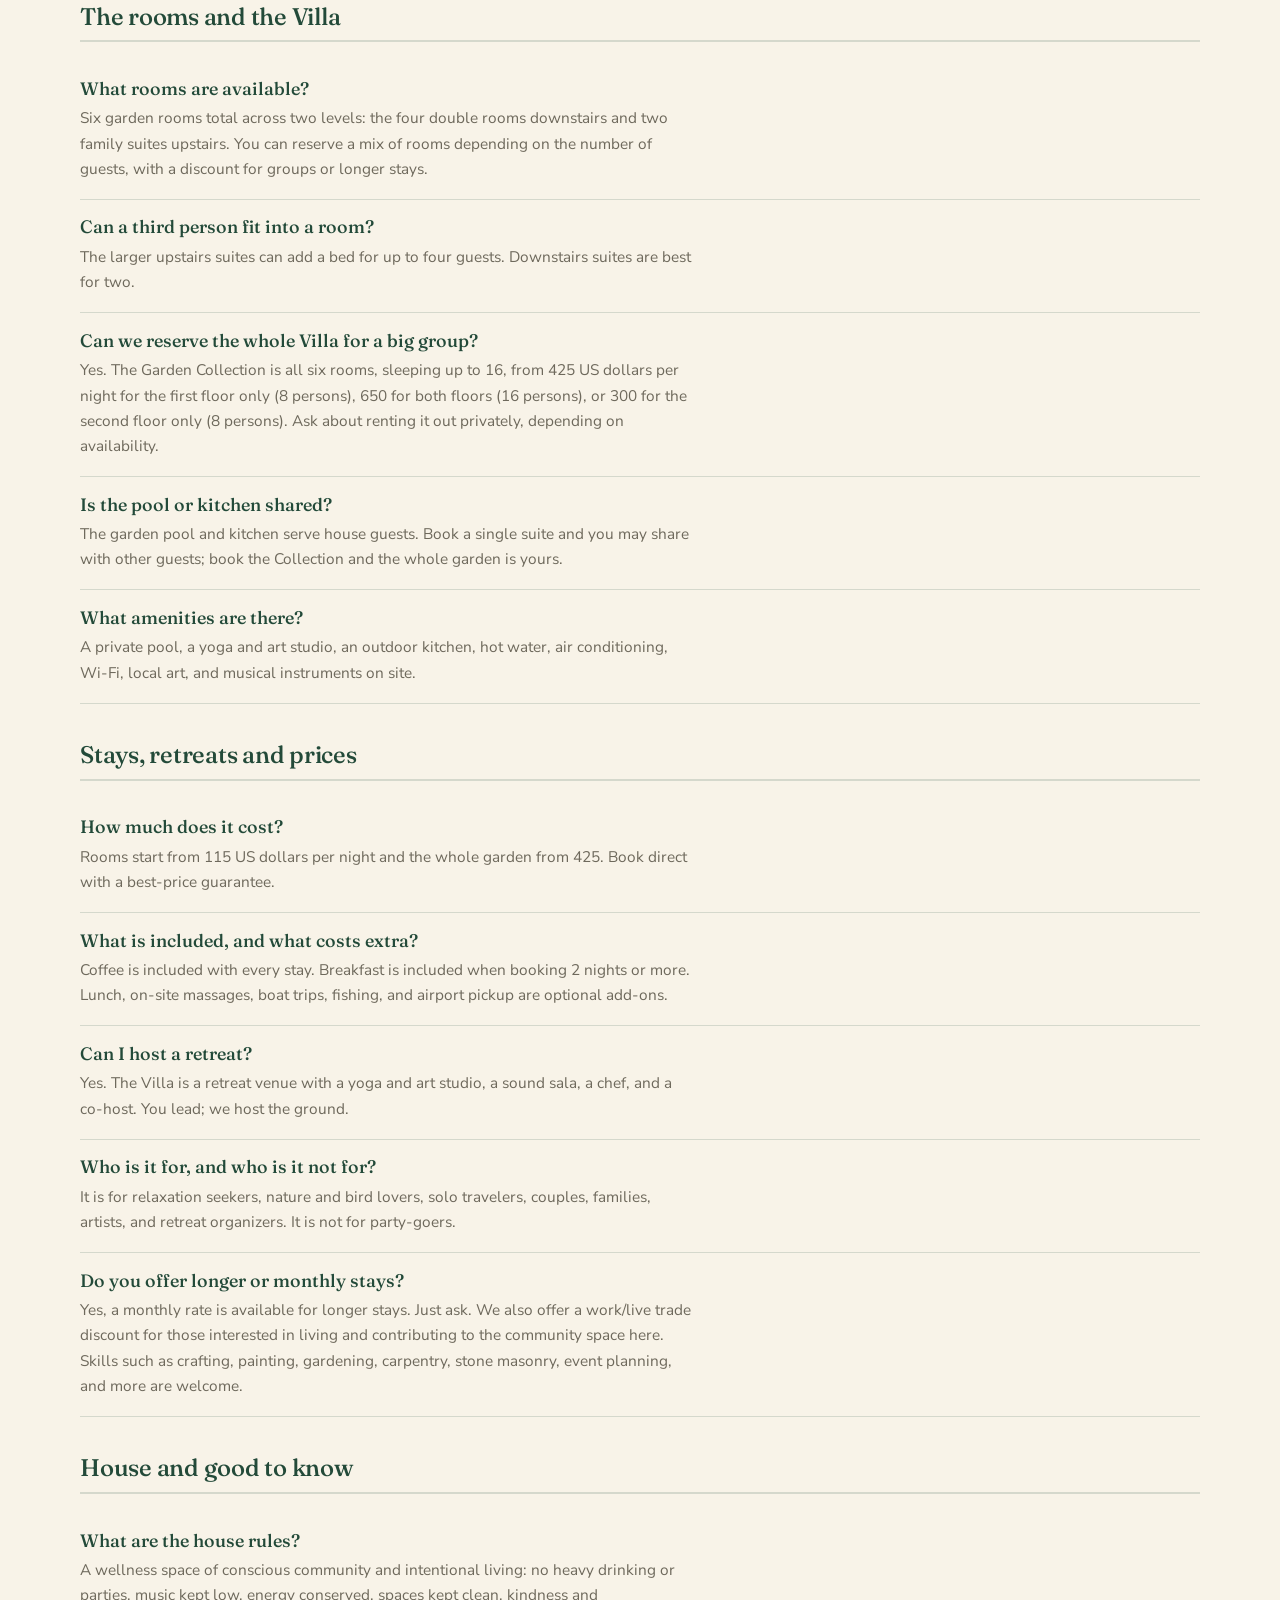
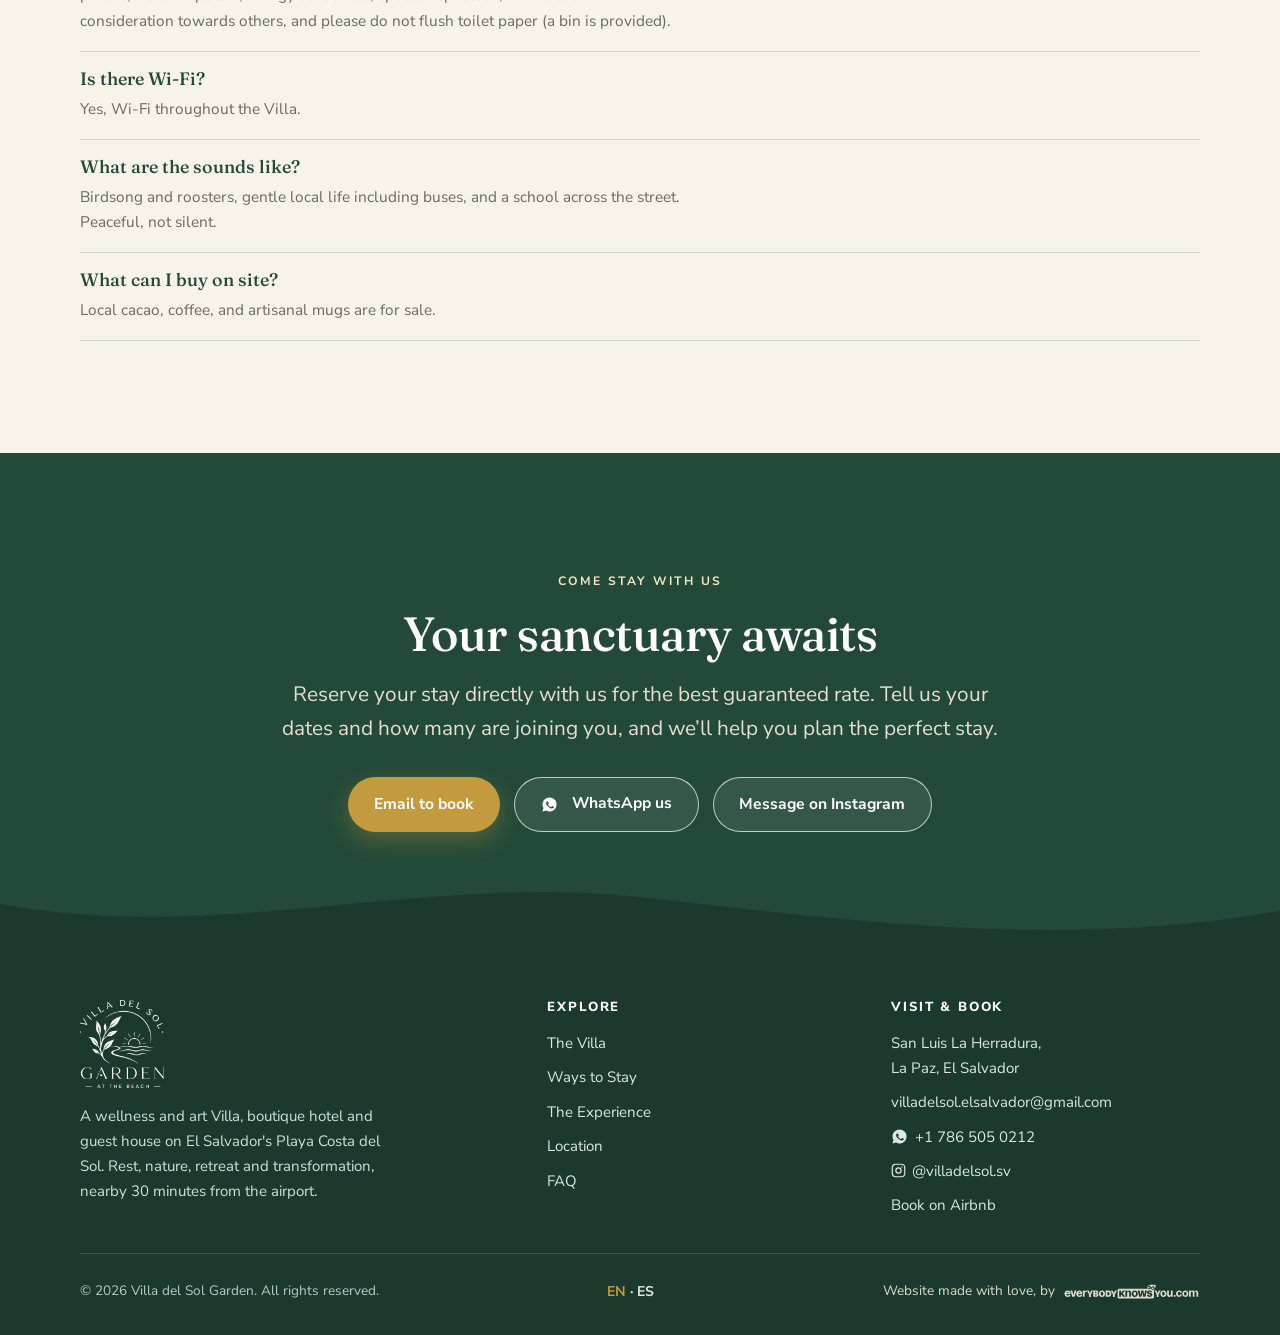
<file: faq.html>
<!DOCTYPE html>
<html lang="en">
<head>
<meta charset="UTF-8">
<meta name="viewport" content="width=device-width, initial-scale=1.0">
<title>FAQ, Villa del Sol Garden</title>
<meta name="description" content="Answers about Villa del Sol Garden: how far from the airport and beach, booking the whole Villa, retreats, prices, restaurants, and more.">
<link rel="canonical" href="https://villadelsolsv.com/faq.html">
<link rel="alternate" hreflang="en" href="https://villadelsolsv.com/faq.html">
<link rel="alternate" hreflang="es" href="https://villadelsolsv.com/es/faq.html">
<link rel="alternate" hreflang="x-default" href="https://villadelsolsv.com/faq.html">
<meta property="og:title" content="FAQ, Villa del Sol Garden">
<meta property="og:description" content="Answers about Villa del Sol Garden: how far from the airport and beach, booking the whole Villa, retreats, prices, restaurants, and more.">
<meta property="og:type" content="website">
<meta property="og:url" content="https://villadelsolsv.com/faq.html">
<meta property="og:image" content="https://villadelsolsv.com/assets/images/social-share/social-share-villa-del-sol-garden-villadelsolsv.com.jpg">
<meta property="og:image:width" content="1200">
<meta property="og:image:height" content="630">
<meta property="og:site_name" content="Villa del Sol Garden">
<meta property="og:locale" content="en_US">
<meta property="og:locale:alternate" content="es_SV">
<meta name="twitter:card" content="summary_large_image">
<meta name="twitter:title" content="FAQ, Villa del Sol Garden">
<meta name="twitter:description" content="Answers about Villa del Sol Garden: how far from the airport and beach, booking the whole Villa, retreats, prices, restaurants, and more.">
<meta name="twitter:image" content="https://villadelsolsv.com/assets/images/social-share/social-share-villa-del-sol-garden-villadelsolsv.com.jpg">
<meta name="robots" content="index, follow, max-image-preview:large, max-snippet:-1, max-video-preview:-1">
<meta name="author" content="Villa del Sol Garden">
<meta name="theme-color" content="#234A39">
<meta name="geo.region" content="SV">
<meta name="geo.placename" content="La Herradura, La Paz, El Salvador">
<link rel="icon" href="favicon.ico" sizes="any">
<link rel="icon" type="image/png" sizes="32x32" href="favicon-32x32.png">
<link rel="apple-touch-icon" sizes="180x180" href="apple-touch-icon.png">
<link rel="manifest" href="site.webmanifest">
<link rel="alternate" type="text/plain" title="llms.txt" href="https://villadelsolsv.com/llms.txt">
<link rel="preconnect" href="https://fonts.googleapis.com">
<link rel="preconnect" href="https://fonts.gstatic.com" crossorigin>
<link rel="preload" as="style" href="https://fonts.googleapis.com/css2?family=Fraunces:ital,wght@0,400;0,500;0,600;1,400&amp;family=Nunito+Sans:wght@400;600;700;800&amp;display=swap">
<link rel="stylesheet" href="https://fonts.googleapis.com/css2?family=Fraunces:ital,wght@0,400;0,500;0,600;1,400&amp;family=Nunito+Sans:wght@400;600;700;800&amp;display=swap" media="print" onload="this.media='all'">
<noscript><link rel="stylesheet" href="https://fonts.googleapis.com/css2?family=Fraunces:ital,wght@0,400;0,500;0,600;1,400&amp;family=Nunito+Sans:wght@400;600;700;800&amp;display=swap"></noscript>
<link rel="stylesheet" href="assets/css/tokens.css">
<link rel="stylesheet" href="assets/css/styles.css">
<script type="application/ld+json">{"@context":"https://schema.org","@type":"BreadcrumbList","itemListElement":[{"@type":"ListItem","position":1,"name":"Home","item":"https://villadelsolsv.com/"},{"@type":"ListItem","position":2,"name":"FAQ","item":"https://villadelsolsv.com/faq.html"}]}</script>
<script type="application/ld+json">{"@context":"https://schema.org","@type":"FAQPage","@id":"https://villadelsolsv.com/faq.html#faq","mainEntity":[{"@type":"Question","name":"How far is Villa del Sol Garden from the airport?","acceptedAnswer":{"@type":"Answer","text":"About 30 minutes by car from San Salvador International Airport (SAL), on the Costa del Sol near La Herradura."}},{"@type":"Question","name":"How far is the beach?","acceptedAnswer":{"@type":"Answer","text":"The Pacific is about a 5-minute walk, across the road and a few houses. The Estero mangroves are around a 10- to 12-minute walk."}},{"@type":"Question","name":"Are there restaurants nearby?","acceptedAnswer":{"@type":"Answer","text":"A local market and pupuserias are minutes away, plus beach restaurants like Astra, Tortuga Village, La Ola Beto, and Tesoro Beach."}},{"@type":"Question","name":"Is it a good place for solo women travelers?","acceptedAnswer":{"@type":"Answer","text":"Yes. Many solo women have stayed and felt safe and cared for, with a host and caretaker on site."}},{"@type":"Question","name":"How do we get there from the airport?","acceptedAnswer":{"@type":"Answer","text":"A 30-minute drive along the Costa del Sol. We can arrange an airport pickup on request."}},{"@type":"Question","name":"Is Villa del Sol Garden a beach house or a beach villa?","acceptedAnswer":{"@type":"Answer","text":"Both — it is a beach house and garden villa a 5-minute walk from the Pacific, and a relaxed beach stay for couples, families, groups, and retreats, on the Costa del Sol near La Herradura, about 30 minutes from San Salvador International Airport (SAL)."}},{"@type":"Question","name":"What rooms are available?","acceptedAnswer":{"@type":"Answer","text":"Six garden rooms total across two levels: the four double rooms downstairs and two family suites upstairs. You can reserve a mix of rooms depending on the number of guests, with a discount for groups or longer stays."}},{"@type":"Question","name":"Can a third person fit into a room?","acceptedAnswer":{"@type":"Answer","text":"The larger upstairs suites can add a bed for up to four guests. Downstairs suites are best for two."}},{"@type":"Question","name":"Can we reserve the whole Villa for a big group?","acceptedAnswer":{"@type":"Answer","text":"Yes. The Garden Collection is all six rooms, sleeping up to 16, from 425 US dollars per night for the first floor only (8 persons), 650 for both floors (16 persons), or 300 for the second floor only (8 persons). Ask about renting it out privately, depending on availability."}},{"@type":"Question","name":"Is the pool or kitchen shared?","acceptedAnswer":{"@type":"Answer","text":"The garden pool and kitchen serve house guests. Book a single suite and you may share with other guests; book the Collection and the whole garden is yours."}},{"@type":"Question","name":"What amenities are there?","acceptedAnswer":{"@type":"Answer","text":"A private pool, a yoga and art studio, an outdoor kitchen, hot water, air conditioning, Wi-Fi, local art, and musical instruments on site."}},{"@type":"Question","name":"How much does it cost?","acceptedAnswer":{"@type":"Answer","text":"Rooms start from 115 US dollars per night and the whole garden from 425. Book direct with a best-price guarantee."}},{"@type":"Question","name":"What is included, and what costs extra?","acceptedAnswer":{"@type":"Answer","text":"Coffee is included with every stay. Breakfast is included when booking 2 nights or more. Lunch, on-site massages, boat trips, fishing, and airport pickup are optional add-ons."}},{"@type":"Question","name":"Can I host a retreat?","acceptedAnswer":{"@type":"Answer","text":"Yes. The Villa is a retreat venue with a yoga and art studio, a sound sala, a chef, and a co-host. You lead; we host the ground."}},{"@type":"Question","name":"Who is it for, and who is it not for?","acceptedAnswer":{"@type":"Answer","text":"It is for relaxation seekers, nature and bird lovers, solo travelers, couples, families, artists, and retreat organizers. It is not for party-goers."}},{"@type":"Question","name":"Do you offer longer or monthly stays?","acceptedAnswer":{"@type":"Answer","text":"Yes, a monthly rate is available for longer stays. Just ask. We also offer a work/live trade discount for those interested in living and contributing to the community space here. Skills such as crafting, painting, gardening, carpentry, stone masonry, event planning, and more are welcome."}},{"@type":"Question","name":"What are the house rules?","acceptedAnswer":{"@type":"Answer","text":"A wellness space of conscious community and intentional living: no heavy drinking or parties, music kept low, energy conserved, spaces kept clean, kindness and consideration towards others, and please do not flush toilet paper (a bin is provided)."}},{"@type":"Question","name":"Is there Wi-Fi?","acceptedAnswer":{"@type":"Answer","text":"Yes, Wi-Fi throughout the Villa."}},{"@type":"Question","name":"What are the sounds like?","acceptedAnswer":{"@type":"Answer","text":"Birdsong and roosters, gentle local life including buses, and a school across the street. Peaceful, not silent."}},{"@type":"Question","name":"What can I buy on site?","acceptedAnswer":{"@type":"Answer","text":"Local cacao, coffee, and artisanal mugs are for sale."}}]}</script>
</head>
<body>
<header class="site-header"><div class="wrap"><nav class="nav" aria-label="Main">
<a class="brand" href="index.html" aria-label="Villa del Sol Garden home"><img src="assets/images/logos/logo-villa-del-sol-garden-transparent-villadelsolsv.com.webp" alt="Villa del Sol Garden logo" width="132" height="140"><span class="brand-name">Villa del Sol Garden<small>At the Beach</small></span></a>
<ul class="nav-links"><li><a href="index.html#villa">The Villa</a></li><li><a href="index.html#stays">Stays</a></li><li><a href="index.html#experience">Experience</a></li><li><a href="index.html#location">Location</a></li><li><a href="retreat.html#events">Events</a></li><li><a href="faq.html">FAQ</a></li></ul>
<div class="nav-right"><div class="lang"><span class="active">EN</span> &middot; <a href="es/faq.html">ES</a></div><a class="btn btn-gold btn-sm" href="index.html#book">Book</a><button class="nav-toggle" aria-label="Menu" aria-expanded="false"><span></span><span></span><span></span></button></div>
</nav></div></header>
<main><section class="page-hero"><div class="page-hero__media"><img src="assets/images/gallery/villa-3-villa-del-sol-villadelsolsv.com.webp" alt="Villa del Sol Garden terrace"></div><div class="hero-wave" aria-hidden="true"><svg viewBox="0 0 1440 100" preserveAspectRatio="none"><path d="M0,44 C240,96 480,4 720,30 C960,56 1200,104 1440,52 L1440,0 L0,0 Z"></path></svg></div><div class="wrap"><span class="eyebrow">Good to Know</span><h1>Frequently asked questions</h1><p>Everything about staying at Villa del Sol Garden, from getting here to what is included.</p><div class="page-hero__facts"><span><svg viewBox="0 0 24 24" fill="none" stroke="currentColor" stroke-width="1.7" stroke-linecap="round" stroke-linejoin="round"><circle cx="13" cy="4" r="2"/><path d="M13 6l-2 5 3 2 1 5M11 11l-3 2-2 4M14 8l4 1"/></svg>Beach 5 min</span><span><svg viewBox="0 0 24 24" fill="none" stroke="currentColor" stroke-width="1.7" stroke-linecap="round" stroke-linejoin="round"><path d="M5 16 6.2 9h11.6L19 16M4 16h16v3H4zM7 19v1M17 19v1"/><circle cx="7.5" cy="16.5" r="1.3"/><circle cx="16.5" cy="16.5" r="1.3"/></svg>Airport 30 min</span><span><svg viewBox="0 0 24 24" fill="none" stroke="currentColor" stroke-width="1.7" stroke-linecap="round" stroke-linejoin="round"><circle cx="9" cy="8" r="3"/><path d="M2.5 20a6.5 6.5 0 0 1 13 0M16 6a3 3 0 0 1 0 6M21.5 20a6.5 6.5 0 0 0-4-6"/></svg>Up to 16</span></div></div></section>
<section class="section"><div class="wrap"><div class="faq-group reveal"><h2>The area and getting here</h2><div class="faq-item"><h3>How far is Villa del Sol Garden from the airport?</h3><p>About 30 minutes by car from San Salvador International Airport (SAL), on the Costa del Sol near La Herradura.</p></div><div class="faq-item"><h3>How far is the beach?</h3><p>The Pacific is about a 5-minute walk, across the road and a few houses. The Estero mangroves are around a 10- to 12-minute walk.</p></div><div class="faq-item"><h3>Are there restaurants nearby?</h3><p>A local market and pupuserias are minutes away, plus beach restaurants like Astra, Tortuga Village, La Ola Beto, and Tesoro Beach.</p></div><div class="faq-item"><h3>Is it a good place for solo women travelers?</h3><p>Yes. Many solo women have stayed and felt safe and cared for, with a host and caretaker on site.</p></div><div class="faq-item"><h3>How do we get there from the airport?</h3><p>A 30-minute drive along the Costa del Sol. We can arrange an airport pickup on request.</p></div><div class="faq-item"><h3>Is Villa del Sol Garden a beach house or a beach villa?</h3><p>Both &mdash; it is a beach house and garden villa a 5-minute walk from the Pacific, and a relaxed beach stay for couples, families, groups, and retreats. It sits on the Costa del Sol near La Herradura, about 30 minutes from San Salvador International Airport (SAL).</p></div></div><div class="faq-group reveal"><h2>The rooms and the Villa</h2><div class="faq-item"><h3>What rooms are available?</h3><p>Six garden rooms total across two levels: the four double rooms downstairs and two family suites upstairs. You can reserve a mix of rooms depending on the number of guests, with a discount for groups or longer stays.</p></div><div class="faq-item"><h3>Can a third person fit into a room?</h3><p>The larger upstairs suites can add a bed for up to four guests. Downstairs suites are best for two.</p></div><div class="faq-item"><h3>Can we reserve the whole Villa for a big group?</h3><p>Yes. The Garden Collection is all six rooms, sleeping up to 16, from 425 US dollars per night for the first floor only (8 persons), 650 for both floors (16 persons), or 300 for the second floor only (8 persons). Ask about renting it out privately, depending on availability.</p></div><div class="faq-item"><h3>Is the pool or kitchen shared?</h3><p>The garden pool and kitchen serve house guests. Book a single suite and you may share with other guests; book the Collection and the whole garden is yours.</p></div><div class="faq-item"><h3>What amenities are there?</h3><p>A private pool, a yoga and art studio, an outdoor kitchen, hot water, air conditioning, Wi-Fi, local art, and musical instruments on site.</p></div></div><div class="faq-group reveal"><h2>Stays, retreats and prices</h2><div class="faq-item"><h3>How much does it cost?</h3><p>Rooms start from 115 US dollars per night and the whole garden from 425. Book direct with a best-price guarantee.</p></div><div class="faq-item"><h3>What is included, and what costs extra?</h3><p>Coffee is included with every stay. Breakfast is included when booking 2 nights or more. Lunch, on-site massages, boat trips, fishing, and airport pickup are optional add-ons.</p></div><div class="faq-item"><h3>Can I host a retreat?</h3><p>Yes. The Villa is a retreat venue with a yoga and art studio, a sound sala, a chef, and a co-host. You lead; we host the ground.</p></div><div class="faq-item"><h3>Who is it for, and who is it not for?</h3><p>It is for relaxation seekers, nature and bird lovers, solo travelers, couples, families, artists, and retreat organizers. It is not for party-goers.</p></div><div class="faq-item"><h3>Do you offer longer or monthly stays?</h3><p>Yes, a monthly rate is available for longer stays. Just ask. We also offer a work/live trade discount for those interested in living and contributing to the community space here. Skills such as crafting, painting, gardening, carpentry, stone masonry, event planning, and more are welcome.</p></div></div><div class="faq-group reveal"><h2>House and good to know</h2><div class="faq-item"><h3>What are the house rules?</h3><p>A wellness space of conscious community and intentional living: no heavy drinking or parties, music kept low, energy conserved, spaces kept clean, kindness and consideration towards others, and please do not flush toilet paper (a bin is provided).</p></div><div class="faq-item"><h3>Is there Wi-Fi?</h3><p>Yes, Wi-Fi throughout the Villa.</p></div><div class="faq-item"><h3>What are the sounds like?</h3><p>Birdsong and roosters, gentle local life including buses, and a school across the street. Peaceful, not silent.</p></div><div class="faq-item"><h3>What can I buy on site?</h3><p>Local cacao, coffee, and artisanal mugs are for sale.</p></div></div></div></section>
<section class="section book"><div class="leaf-flock gold on-dark" data-n="10" aria-hidden="true"></div><div class="wrap"><div class="reveal"><span class="eyebrow">Come Stay With Us</span><h2>Your sanctuary awaits</h2><p class="lead">Reserve your stay directly with us for the best guaranteed rate. Tell us your dates and how many are joining you, and we&rsquo;ll help you plan the perfect stay.</p><div class="book-cta"><a class="btn btn-gold" href="mailto:villadelsol.elsalvador@gmail.com?subject=Enquiry%20-%20Villa%20del%20Sol%20Garden">Email to book</a><a class="btn btn-ghost" href="https://wa.me/17865050212" target="_blank" rel="noopener"><svg viewBox="0 0 24 24" width="17" height="17" fill="currentColor" style="vertical-align:-3px;margin-right:.4rem"><path d="M12.04 2C6.58 2 2.13 6.45 2.13 11.91c0 1.75.46 3.45 1.32 4.95L2 22l5.25-1.38a9.9 9.9 0 0 0 4.79 1.22c5.46 0 9.91-4.45 9.91-9.91 0-2.65-1.03-5.14-2.9-7.01A9.82 9.82 0 0 0 12.04 2zm5.8 14.13c-.24.68-1.42 1.31-1.95 1.35-.5.05-.5.4-3.15-.66-2.66-1.05-4.32-3.77-4.45-3.95-.13-.18-1.06-1.41-1.06-2.69 0-1.28.67-1.9.91-2.17.24-.26.52-.33.7-.33.17 0 .35 0 .5.01.16.01.38-.06.59.45.24.58.79 2 .86 2.14.07.14.12.31.02.49-.09.18-.14.29-.28.45-.14.16-.29.35-.42.47-.14.14-.28.29-.12.57.16.28.72 1.19 1.55 1.93 1.06.95 1.96 1.24 2.24 1.38.28.14.44.12.61-.07.17-.19.7-.82.89-1.1.18-.28.37-.23.61-.14.24.09 1.55.73 1.82.86.27.14.44.2.51.32.07.11.07.66-.17 1.34z"/></svg>WhatsApp us</a><a class="btn btn-ghost" href="https://www.instagram.com/villadelsol.sv" target="_blank" rel="noopener">Message on Instagram</a></div></div></div></section>
</main><footer class="site-footer"><div class="footer-wave" aria-hidden="true"><svg viewBox="0 0 1440 90" preserveAspectRatio="none"><path d="M0,42 C240,90 480,6 720,34 C960,62 1200,96 1440,50 L1440,90 L0,90 Z"></path></svg></div><div class="wrap"><div class="footer-top">
<div class="footer-brand"><img src="assets/images/logos/logo-villa-del-sol-garden-white-villadelsolsv.com.webp" alt="Villa del Sol Garden logo" width="140" height="140"><p>A wellness and art Villa, boutique hotel and guest house on El Salvador's Playa Costa del Sol. Rest, nature, retreat and transformation, nearby 30 minutes from the airport.</p></div>
<div class="footer-col"><h4>Explore</h4><ul><li><a href="index.html#villa">The Villa</a></li><li><a href="index.html#stays">Ways to Stay</a></li><li><a href="index.html#experience">The Experience</a></li><li><a href="index.html#location">Location</a></li><li><a href="faq.html">FAQ</a></li></ul></div>
<div class="footer-col"><h4>Visit &amp; Book</h4><ul><li>San Luis La Herradura,<br>La Paz, El Salvador</li><li><a href="mailto:villadelsol.elsalvador@gmail.com">villadelsol.elsalvador@gmail.com</a></li><li><a href="https://wa.me/17865050212" target="_blank" rel="noopener"><svg viewBox="0 0 24 24" width="17" height="17" fill="currentColor" style="vertical-align:-3px;margin-right:.4rem"><path d="M12.04 2C6.58 2 2.13 6.45 2.13 11.91c0 1.75.46 3.45 1.32 4.95L2 22l5.25-1.38a9.9 9.9 0 0 0 4.79 1.22c5.46 0 9.91-4.45 9.91-9.91 0-2.65-1.03-5.14-2.9-7.01A9.82 9.82 0 0 0 12.04 2zm5.8 14.13c-.24.68-1.42 1.31-1.95 1.35-.5.05-.5.4-3.15-.66-2.66-1.05-4.32-3.77-4.45-3.95-.13-.18-1.06-1.41-1.06-2.69 0-1.28.67-1.9.91-2.17.24-.26.52-.33.7-.33.17 0 .35 0 .5.01.16.01.38-.06.59.45.24.58.79 2 .86 2.14.07.14.12.31.02.49-.09.18-.14.29-.28.45-.14.16-.29.35-.42.47-.14.14-.28.29-.12.57.16.28.72 1.19 1.55 1.93 1.06.95 1.96 1.24 2.24 1.38.28.14.44.12.61-.07.17-.19.7-.82.89-1.1.18-.28.37-.23.61-.14.24.09 1.55.73 1.82.86.27.14.44.2.51.32.07.11.07.66-.17 1.34z"/></svg>+1 786 505 0212</a></li><li><a href="https://www.instagram.com/villadelsol.sv" target="_blank" rel="noopener"><svg viewBox="0 0 24 24" width="15" height="15" fill="none" stroke="currentColor" stroke-width="1.9" style="vertical-align:-2px;margin-right:.35rem"><rect x="2" y="2" width="20" height="20" rx="5.5"/><circle cx="12" cy="12" r="4.2"/><circle cx="17.6" cy="6.4" r="1.1" fill="currentColor" stroke="none"/></svg>@villadelsol.sv</a></li><li><a href="https://www.airbnb.com/rooms/1538525863498838806" target="_blank" rel="noopener">Book on Airbnb</a></li></ul></div>
</div><div class="footer-bottom"><small>&copy; 2026 Villa del Sol Garden. All rights reserved.</small><span class="footer-lang"><span class="active">EN</span> &middot; <a href="#">ES</a></span><a class="eky-credit" href="https://everybodyknowsyou.com" target="_blank" rel="noopener" aria-label="Website made with love by everybodyknowsyou.com"><span class="eky-credit__text">Website made with love, by</span><svg role="img" aria-label="everybodyknowsyou.com" id="Layer_1" data-name="Layer 1" xmlns="http://www.w3.org/2000/svg" viewBox="0 0 1296.95 160.34">
  <defs>
    <style>
            .cls-1 { fill: var(--eky-bg, #ffffff); }
      .cls-2 { fill: var(--eky-fg, currentColor); }
    </style>
  </defs>
  <g>
    <g>
      <g>
        <rect class="cls-2" x="515.16" y="55.21" width="342.62" height="90.52" rx="12" ry="12"/>
        <path class="cls-1" d="M530.13,71.12h16.6v15.46l-.24,6.96h.32l3.32-4.61,15.14-17.81h19.83l-22.02,25.02,22.18,33.68h-19.92l-13.76-20.73-4.86,5.34v15.38h-16.6v-58.69Z"/>
        <path class="cls-1" d="M604.13,71.12v8.01h.32c4.53-6.23,10.53-9.23,18.54-9.23,12.47,0,18.94,7.29,18.94,22.02v37.89h-16.6v-35.3c0-7.69-2.75-10.85-8.58-10.85-7.21,0-11.82,4.7-11.82,12.14v34h-16.6v-58.69h15.79Z"/>
        <path class="cls-1" d="M647.37,100.43c0-17.57,11.09-30.52,29.31-30.52s29.31,12.95,29.31,30.52-11.09,30.6-29.31,30.6-29.31-13.03-29.31-30.6ZM688.66,100.43c0-9.8-3.81-17.16-11.98-17.16s-11.98,7.37-11.98,17.16,3.81,17.24,11.98,17.24,11.98-7.45,11.98-17.24Z"/>
        <path class="cls-1" d="M705.66,71.12h17.57l6.64,35.62c.41,2.02.73,4.86,1.14,6.88h.32l1.21-6.88,6.88-35.62h18.54l7.45,35.62,1.29,6.88h.32l1.05-6.88,5.99-35.62h17.24l-13.28,58.69h-21.53l-6.64-32.38-1.29-6.88h-.32l-1.21,6.88-6.56,32.38h-21.45l-13.36-58.69Z"/>
        <path class="cls-1" d="M791.81,110.79l17-.08c.57,4.78,3.72,7.53,9.31,7.53,4.61,0,7.85-1.7,7.85-5.26,0-2.67-1.78-4.37-5.59-5.26l-14.09-3.24c-8.98-2.02-13.84-7.77-13.84-16.27,0-11.5,8.99-18.3,24.69-18.3,14.65,0,23.56,6.96,23.8,18.05h-17c-.49-3.32-2.67-5.67-7.69-5.67-4.37,0-7.21,1.54-7.21,4.61,0,2.43,1.7,3.81,5.59,4.7l14.09,3.24c9.23,2.1,14.09,8.18,14.09,16.84,0,12.71-10.28,19.35-24.77,19.35-16.19,0-25.99-7.77-26.23-20.24Z"/>
      </g>
      <g>
        <path class="cls-2" d="M918.06,100.39c0-17.57,11.09-30.52,29.31-30.52s29.31,12.95,29.31,30.52-11.09,30.6-29.31,30.6-29.31-13.03-29.31-30.6ZM959.34,100.39c0-9.8-3.81-17.16-11.98-17.16s-11.98,7.37-11.98,17.16,3.81,17.24,11.98,17.24,11.98-7.45,11.98-17.24Z"/>
        <path class="cls-2" d="M1018.85,129.78v-7.85h-.32c-4.61,6.15-10.52,9.07-17.89,9.07-11.98,0-18.46-7.29-18.46-21.94v-37.97h16.6v35.38c0,7.69,2.83,10.77,8.18,10.77,6.56,0,11.09-4.61,11.09-12.63v-33.52h16.6v58.69h-15.79Z"/>
        <path class="cls-2" d="M884.01,109.52l-20.4-38.4h17.84l8.26,17.75c.99,2.06,1.9,4.96,2.89,7.02h.33c.91-2.06,1.82-4.96,2.72-7.02l7.85-17.75h17.51l-20.07,38.57v21.31h-16.93v-21.47Z"/>
      </g>
      <g>
        <path class="cls-2" d="M14.66,100.39c0-17.97,10.85-30.52,29.55-30.52s28.01,12.47,27.36,34.41h-39.35c.89,8.91,4.53,14.01,11.66,14.01,5.67,0,9.31-3,10.44-8.5h16.76c-2.19,13.28-12.31,21.21-26.88,21.21-18.7,0-29.55-12.63-29.55-30.6ZM54.58,92.54c-1.05-6.56-4.78-9.96-10.36-9.96s-9.8,3.64-11.42,9.96h21.78Z"/>
        <path class="cls-2" d="M69.8,71.09h17.49l9.47,35.62c.57,2.02,1.05,4.86,1.62,6.88h.32l1.54-6.88,8.99-35.62h17.16l-17.81,58.69h-21.13l-17.65-58.69Z"/>
        <path class="cls-2" d="M124.69,100.39c0-17.97,10.85-30.52,29.55-30.52s28.01,12.47,27.36,34.41h-39.35c.89,8.91,4.53,14.01,11.66,14.01,5.67,0,9.31-3,10.44-8.5h16.76c-2.19,13.28-12.31,21.21-26.88,21.21-18.7,0-29.55-12.63-29.55-30.6ZM164.61,92.54c-1.05-6.56-4.78-9.96-10.36-9.96s-9.8,3.64-11.42,9.96h21.78Z"/>
        <path class="cls-2" d="M187.44,71.09h15.46v9.47h.32c3.64-7.37,8.74-10.69,15.71-10.69,1.86,0,3.56.24,5.1.81v15.79h-.32c-1.7-.49-3.24-.73-5.18-.73-9.15,0-14.49,5.42-14.49,16.11v27.93h-16.6v-58.69Z"/>
        <path class="cls-2" d="M285.57,71.09h26.15c13.52,0,20.97,5.42,20.97,14.82,0,6.15-3.08,10.36-9.96,12.39v.32c8.02,1.46,12.23,6.23,12.23,13.84,0,10.52-8.42,17.33-21.7,17.33h-27.69v-58.69ZM316.66,88.82c0-3.64-2.02-5.18-6.56-5.18h-7.93v10.77h7.93c4.37,0,6.56-1.86,6.56-5.59ZM318.6,111.24c0-3.81-2.27-5.99-6.88-5.99h-9.55v11.98h9.63c4.45,0,6.8-2.19,6.8-5.99Z"/>
        <path class="cls-2" d="M337.95,100.39c0-17.57,11.09-30.52,29.31-30.52s29.31,12.95,29.31,30.52-11.09,30.6-29.31,30.6-29.31-13.03-29.31-30.6ZM379.24,100.39c0-9.8-3.8-17.16-11.98-17.16s-11.98,7.37-11.98,17.16,3.8,17.24,11.98,17.24,11.98-7.45,11.98-17.24Z"/>
        <path class="cls-2" d="M402.08,71.09h24.13c18.62,0,29.63,10.36,29.63,29.31s-11.01,29.39-29.63,29.39h-24.13v-58.69ZM438.99,100.39c0-10.77-5.83-16.19-13.36-16.19h-6.96v32.46h6.96c7.53,0,13.36-5.51,13.36-16.27Z"/>
        <path class="cls-2" d="M471.04,109.52l-20.4-38.4h17.84l8.26,17.75c.99,2.06,1.9,4.96,2.89,7.02h.33c.91-2.06,1.82-4.96,2.72-7.02l7.85-17.75h17.51l-20.07,38.57v21.31h-16.93v-21.47Z"/>
        <path class="cls-2" d="M245.89,109.52l-20.4-38.4h17.84l8.26,17.75c.99,2.06,1.9,4.96,2.89,7.02h.33c.91-2.06,1.82-4.96,2.72-7.02l7.85-17.75h17.51l-20.07,38.57v21.31h-16.93v-21.47Z"/>
      </g>
    </g>
    <g>
      <g>
        <path class="cls-2" d="M837.89,14.05c5.42-1.65,11.14.47,13.85,5.48.39.72,1.1,1.2,1.88,1.34.7.12,1.52-.2,2.16-.74,4.05-3.38,9.74-3.68,14.06-.7,4.24,2.92,5.92,8.22,4.35,13.25l-6.96,22.26c-2.45,8.46-9.67,14.45-18.27,15.02-8.94.6-17.2-4.68-20.36-13.03-.17-.45-.5-.62-.88-.67s-.66.09-.98.46c-5.78,6.49-15.01,8.59-23.07,5.2-7.59-3.19-12.57-10.83-12.37-19.15.21-8.44,5.67-16.24,13.97-18.77l32.61-9.94ZM844.69,65.73c8.85,1.59,17.31-4.28,18.9-13.13,1.59-8.85-4.28-17.31-13.13-18.9-8.85-1.59-17.31,4.28-18.9,13.13s4.28,17.31,13.13,18.9ZM808.72,59.25c8.85,1.59,17.31-4.28,18.9-13.13,1.59-8.85-4.28-17.31-13.13-18.9-8.85-1.59-17.31,4.28-18.9,13.13-1.59,8.85,4.28,17.31,13.13,18.9Z"/>
        <g>
          <path class="cls-1" d="M850.46,33.7c8.85,1.59,14.72,10.06,13.13,18.9-1.59,8.85-10.06,14.72-18.9,13.13-8.85-1.59-14.72-10.06-13.13-18.9s10.06-14.72,18.9-13.13Z"/>
          <path class="cls-1" d="M814.49,27.22c8.85,1.59,14.72,10.06,13.13,18.9-1.59,8.85-10.06,14.72-18.9,13.13-8.85-1.59-14.72-10.06-13.13-18.9,1.59-8.85,10.06-14.72,18.9-13.13Z"/>
        </g>
      </g>
      <g>
        <g>
          <path class="cls-2" d="M847.57,56.91c-.06-.86-.28-1.56-.42-2.47.64.65,1.19,1.16,1.91,1.66,1.12.79,2.71.42,3.44-.7.73-1.11.45-2.64-.68-3.44-.71-.5-1.52-.66-2.4-1.05,1.54-.53,3.13-1,3.41-2.57.17-.93-.14-1.9-.84-2.43-1.03-.79-2.26-.75-3.22.02-.58.46-1.06.91-1.67,1.49.18-.89.4-1.63.45-2.5.09-1.44-1.09-2.58-2.46-2.58s-2.55,1.17-2.48,2.62c.04.85.33,1.53.43,2.46-.47-.54-.95-.89-1.43-1.33-1.13-1.04-2.8-.99-3.77.19-.91,1.1-.66,2.87.58,3.67.72.46,1.49.65,2.34.99-.88.38-1.73.56-2.45,1.09-1.21.89-1.32,2.65-.36,3.69,1.04,1.12,2.62,1.06,3.73.03l1.46-1.34c-.23.92-.51,1.75-.51,2.68,0,1.41,1.2,2.5,2.56,2.45s2.46-1.22,2.37-2.6Z"/>
          <path class="cls-2" d="M847.57,56.91c.09,1.38-1.03,2.55-2.37,2.6s-2.56-1.05-2.56-2.45c0-.94.27-1.76.51-2.68l-1.46,1.34c-1.12,1.03-2.7,1.09-3.73-.03-.96-1.04-.84-2.8.36-3.69.71-.53,1.56-.71,2.45-1.09-.85-.34-1.62-.53-2.34-.99-1.24-.79-1.49-2.57-.58-3.67.97-1.17,2.64-1.23,3.77-.19.48.45.96.79,1.43,1.33-.1-.93-.38-1.61-.43-2.46-.07-1.44,1.07-2.62,2.48-2.62s2.55,1.14,2.46,2.58c-.05.87-.27,1.6-.45,2.5.61-.58,1.09-1.03,1.67-1.49.96-.77,2.19-.81,3.22-.02.7.54,1,1.5.84,2.43-.28,1.57-1.87,2.04-3.41,2.57.88.39,1.69.54,2.4,1.05,1.13.8,1.41,2.33.68,3.44-.73,1.11-2.32,1.48-3.44.7-.72-.5-1.27-1.01-1.91-1.66.14.92.37,1.62.42,2.47Z"/>
        </g>
        <g>
          <path class="cls-2" d="M810.13,50.42c.09-1.04-.23-1.92-.46-2.9.76.65,1.37,1.38,2.24,1.82,1.23.63,2.73.08,3.32-1.08s.21-2.6-.95-3.29c-.73-.43-1.51-.63-2.28-.94.71-.21,1.29-.46,1.92-.73,1.42-.61,1.98-2.23,1.25-3.55s-2.48-1.69-3.67-.79c-.67.5-1.22,1.01-1.84,1.61.23-1.08.58-2.02.43-3.07-.18-1.23-1.33-2.03-2.49-2.01s-2.27.88-2.4,2.1c-.11,1.04.22,1.91.45,2.98-.52-.57-1.04-.93-1.58-1.42-1.11-1-2.86-.89-3.77.32s-.53,2.95.79,3.67c.74.41,1.47.63,2.23.89-.85.33-1.63.52-2.35.98-1.23.78-1.49,2.47-.66,3.57s2.46,1.35,3.58.48c.64-.49,1.17-.96,1.77-1.57-.22,1.07-.56,1.95-.45,2.98.14,1.28,1.29,2.13,2.5,2.11s2.29-.84,2.41-2.17Z"/>
          <path class="cls-2" d="M810.13,50.42c-.12,1.32-1.24,2.14-2.41,2.17s-2.36-.83-2.5-2.11c-.11-1.03.23-1.91.45-2.98-.6.61-1.13,1.08-1.77,1.57-1.12.87-2.73.66-3.58-.48s-.57-2.79.66-3.57c.72-.46,1.5-.64,2.35-.98-.77-.26-1.49-.48-2.23-.89-1.32-.73-1.68-2.5-.79-3.67s2.66-1.32,3.77-.32c.54.49,1.06.85,1.58,1.42-.23-1.07-.56-1.94-.45-2.98.13-1.22,1.24-2.08,2.4-2.1s2.31.78,2.49,2.01c.15,1.05-.2,1.99-.43,3.07.62-.6,1.17-1.1,1.84-1.61,1.2-.9,2.97-.5,3.67.79s.17,2.93-1.25,3.55c-.63.27-1.21.52-1.92.73.77.32,1.55.51,2.28.94,1.16.68,1.53,2.13.95,3.29s-2.09,1.71-3.32,1.08c-.87-.44-1.48-1.17-2.24-1.82.23.98.55,1.86.46,2.9Z"/>
        </g>
      </g>
    </g>
  </g>
  <g fill="var(--eky-fg, currentColor)">
    <path d="M1046.08,112.99h15.96v16.61h-15.96v-16.61Z"/>
    <path d="M1065.91,100.33c0-17.49,11.29-30.39,29.1-30.39,13.79,0,25.15,8.06,26.36,22.41h-16.85c-.56-5.8-4.03-9.11-9.43-9.11-8.06,0-11.93,7.42-11.93,17.09s3.79,17.17,11.85,17.17c5.4,0,8.95-3.3,9.67-9.67h16.85c-1.13,14.91-12.66,22.97-26.52,22.97-18.14,0-29.1-12.98-29.1-30.47Z"/>
    <path d="M1124.75,100.33c0-17.49,11.04-30.39,29.18-30.39s29.18,12.9,29.18,30.39-11.04,30.47-29.18,30.47-29.18-12.98-29.18-30.47ZM1165.86,100.33c0-9.75-3.79-17.09-11.93-17.09s-11.93,7.33-11.93,17.09,3.79,17.17,11.93,17.17,11.93-7.42,11.93-17.17Z"/>
    <path d="M1204.31,71.15v7.98h.32c4.43-5.97,10.64-9.19,17.9-9.19s12.41,3.14,15.4,9.19h.32c4.92-6.21,10.72-9.19,17.9-9.19,12.58,0,19.27,8.71,19.27,22.81v36.84h-16.53v-34.26c0-7.66-2.34-11.69-8.06-11.69-6.53,0-10.56,5-10.56,12.9v33.05h-16.53v-34.34c0-7.58-2.42-11.61-8.14-11.61-6.61,0-10.48,5.24-10.48,12.9v33.05h-16.53v-58.44h15.72Z"/>
  </g>
</svg></a></div></div></footer>
<script src="assets/js/main.js" defer></script>
</body>
</html>
</file>
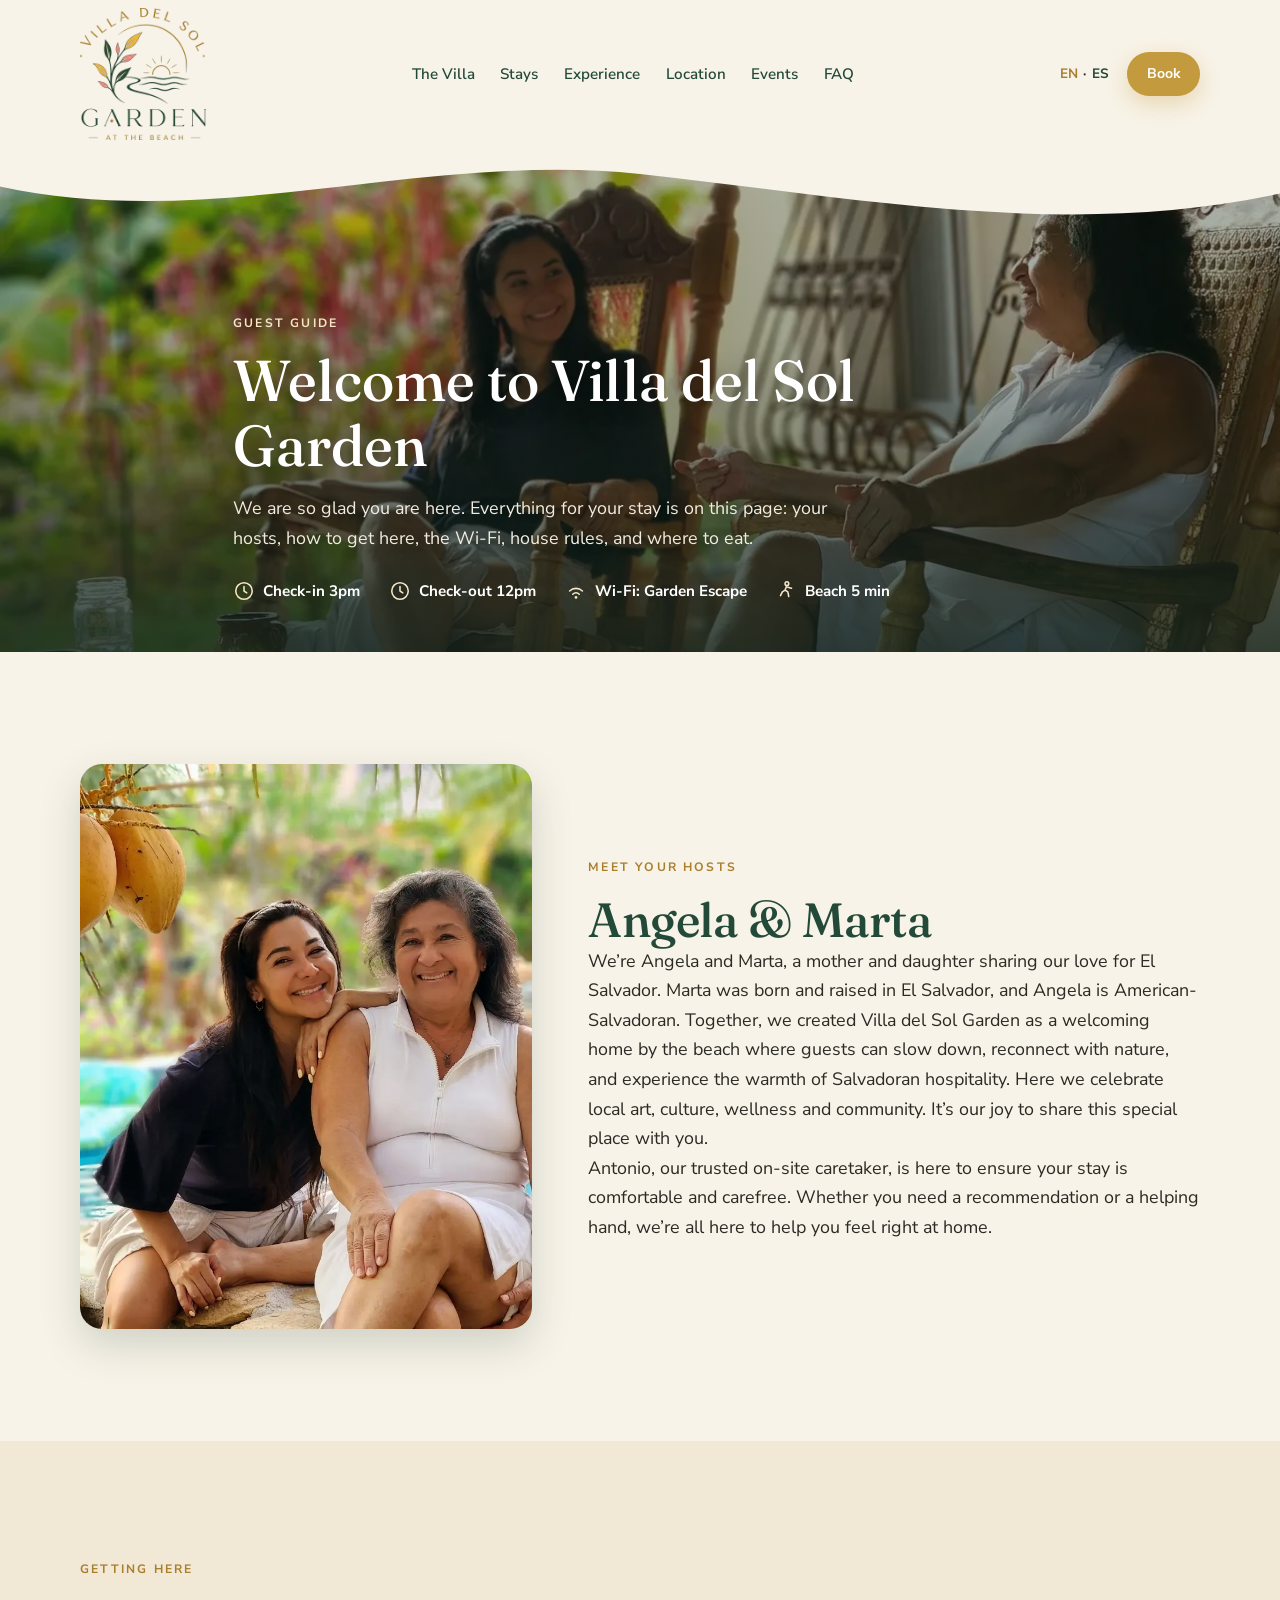
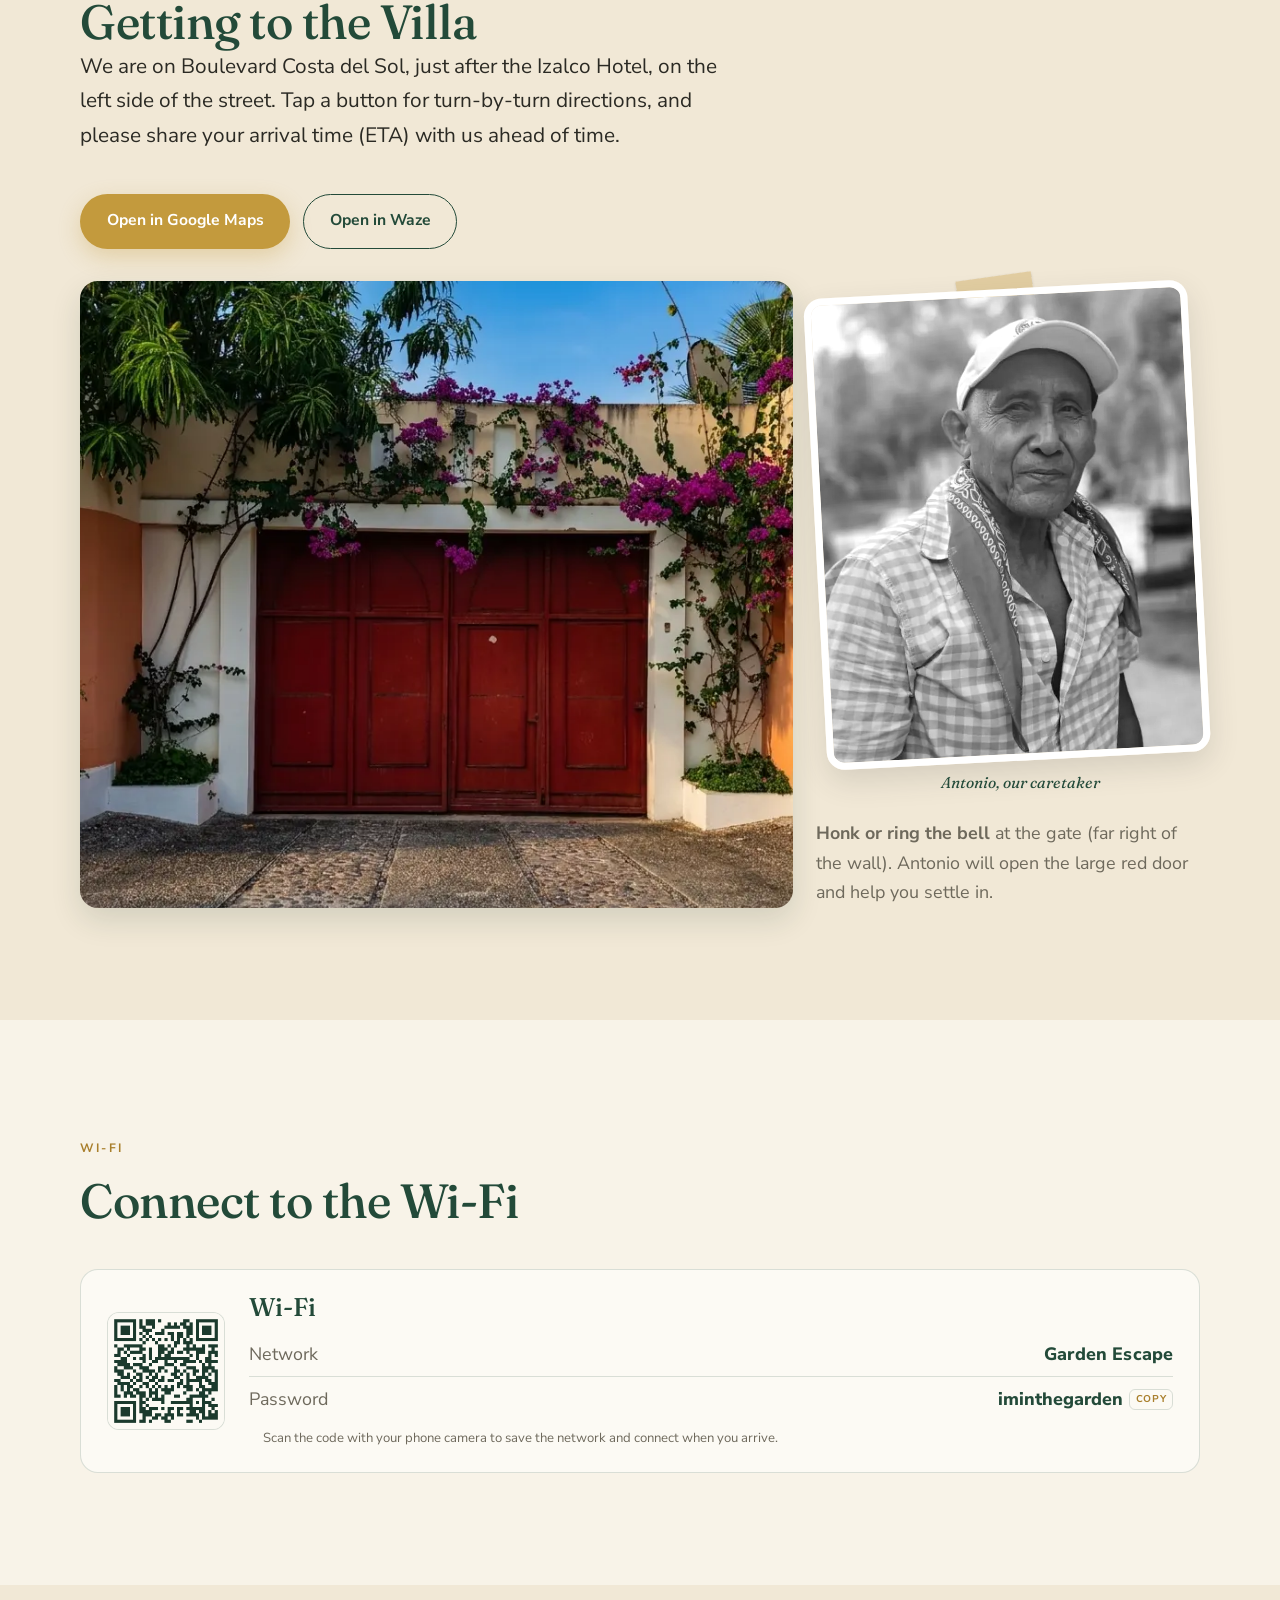
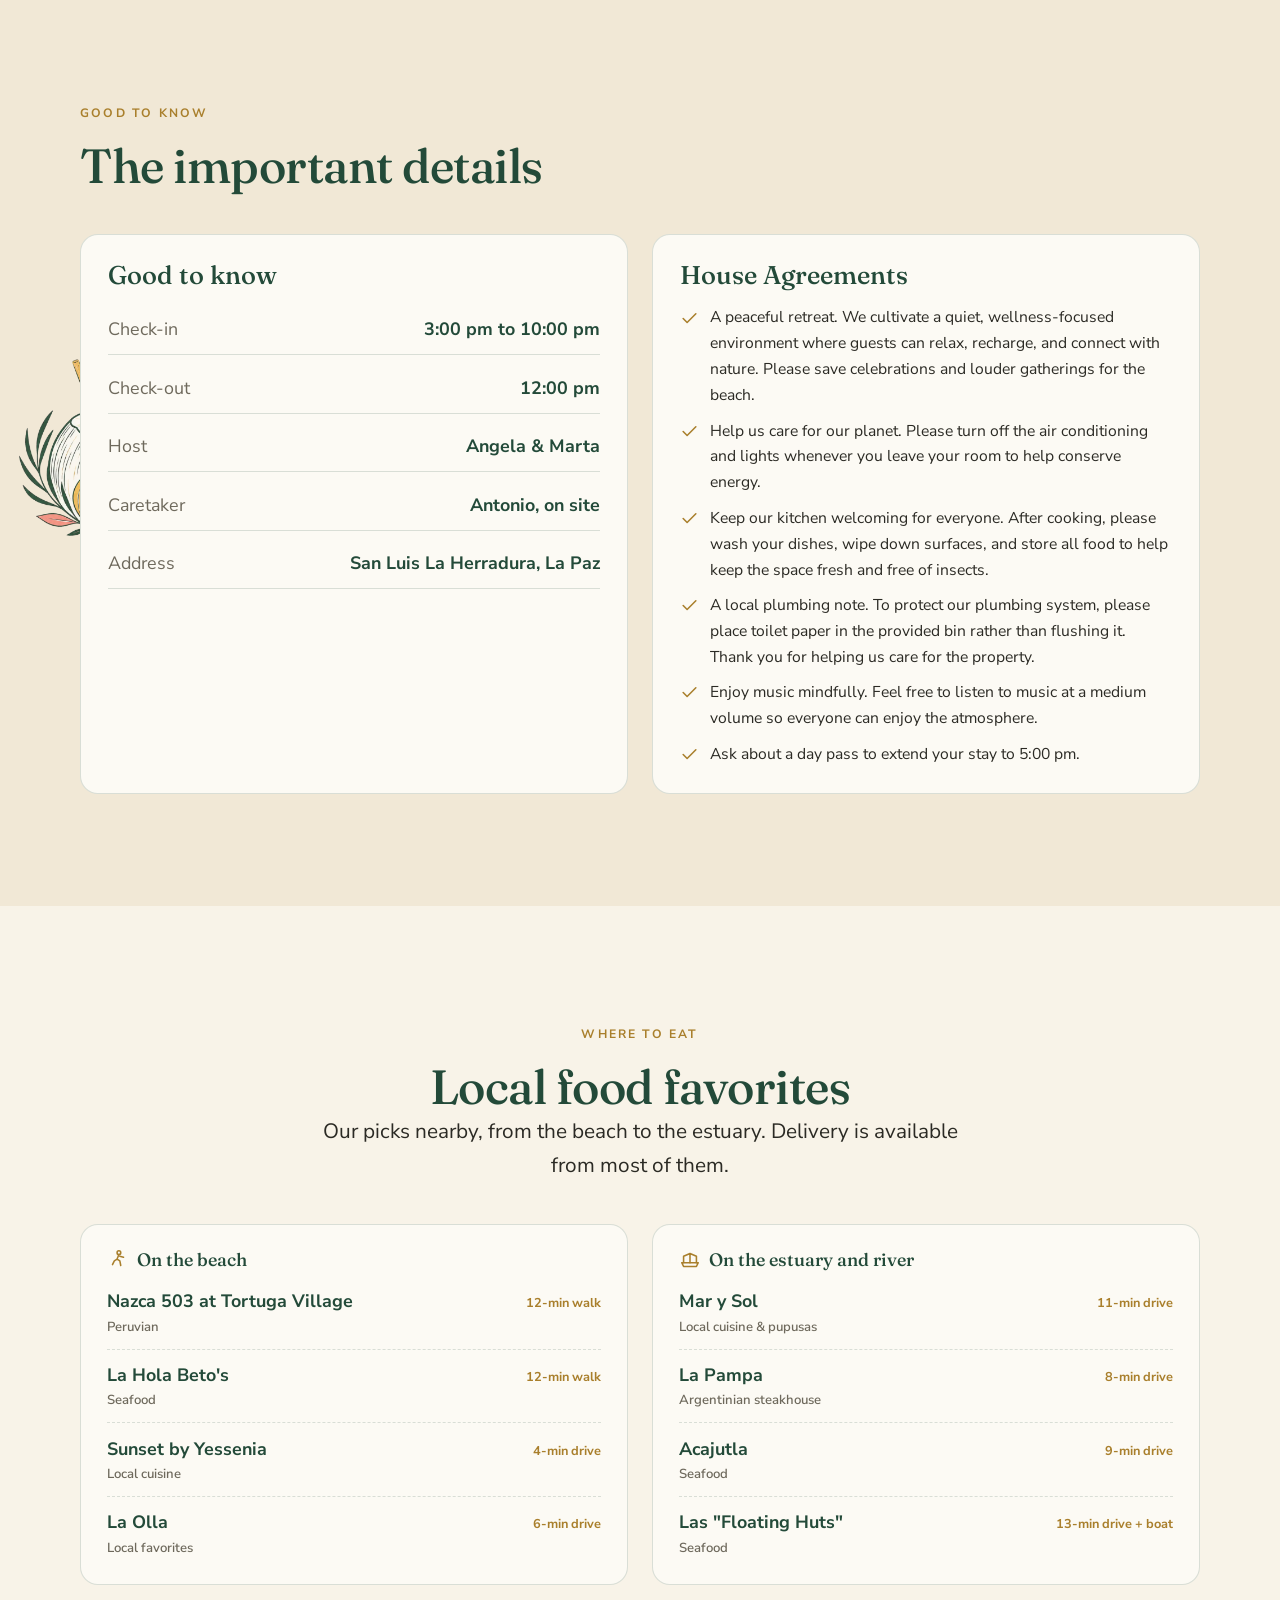
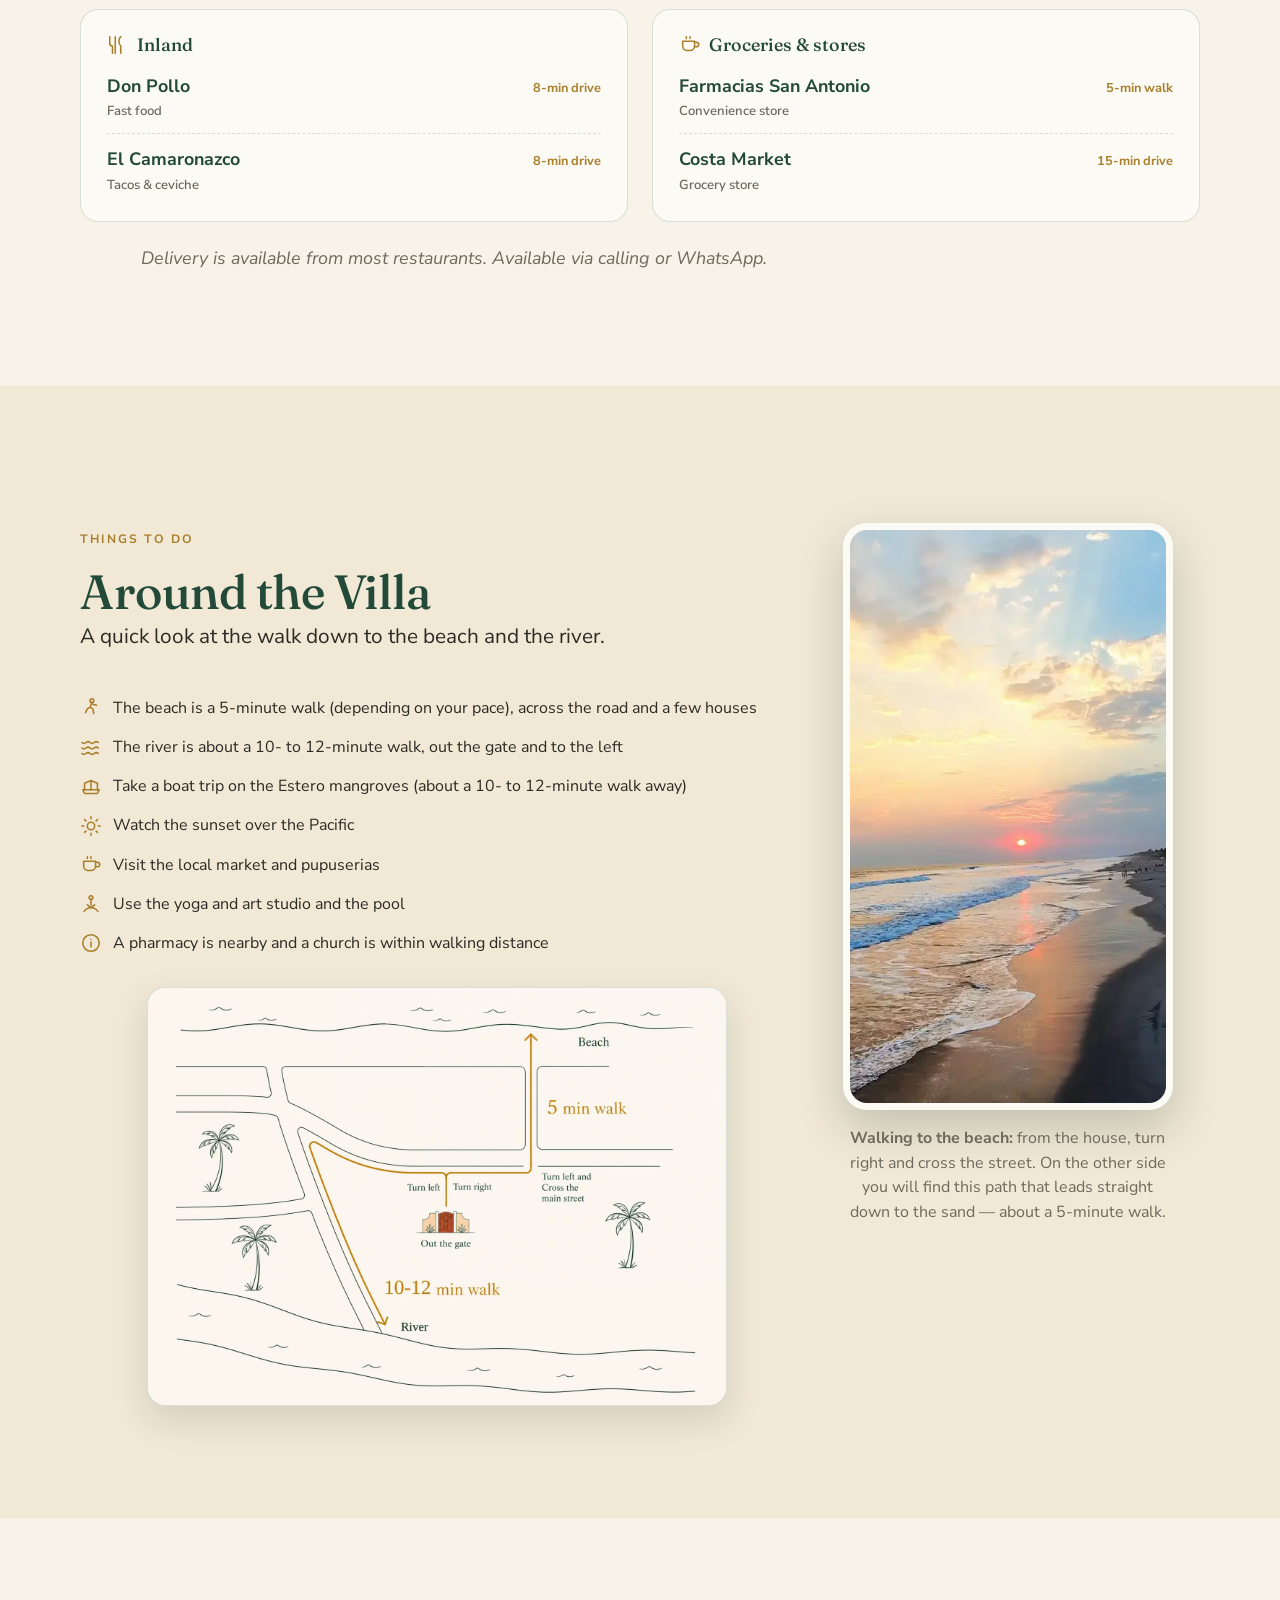
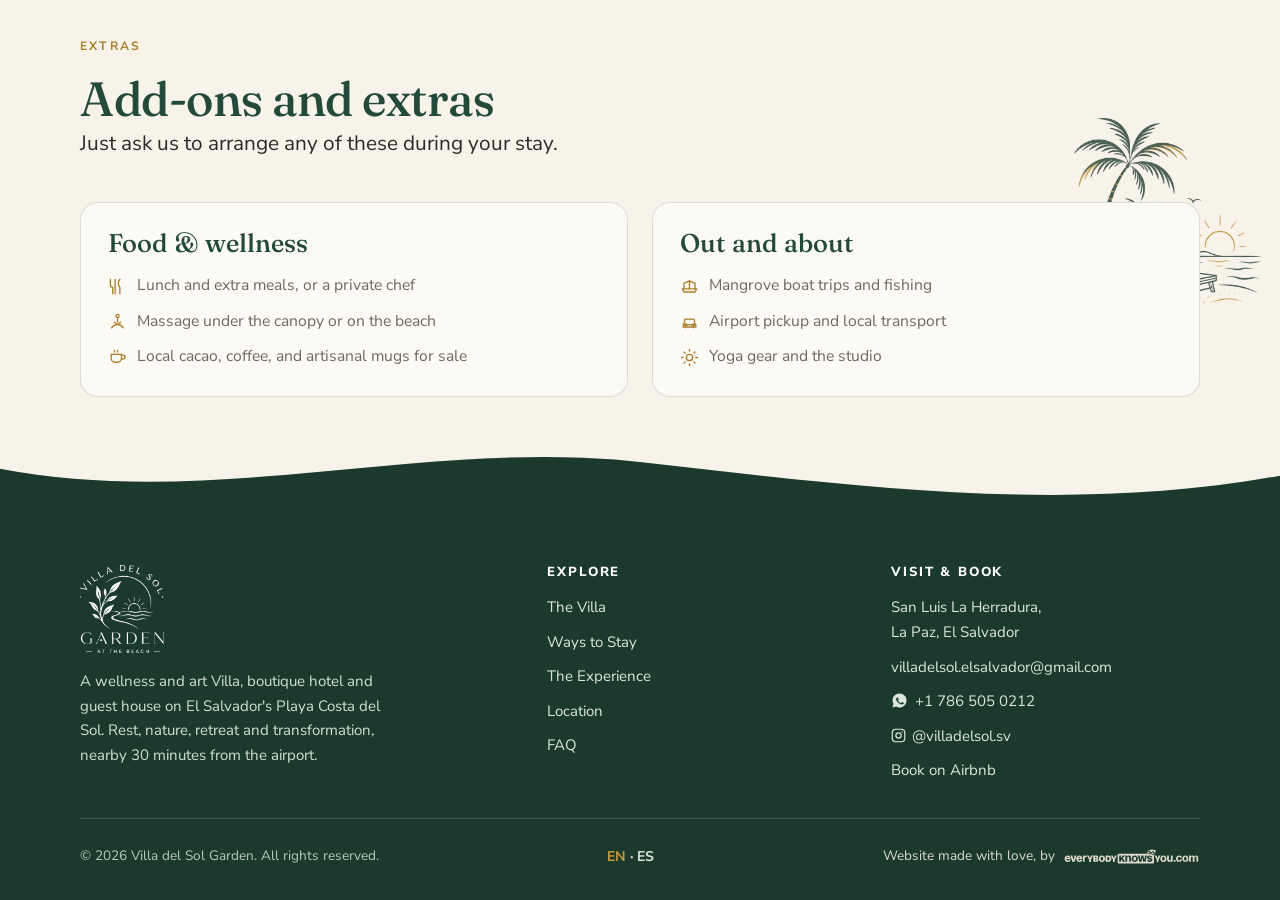
<file: guest.html>
<!DOCTYPE html>
<html lang="en">
<head>
<meta charset="UTF-8">
<meta name="viewport" content="width=device-width, initial-scale=1.0">
<title>Guest Guide, Villa del Sol Garden</title>
<meta name="description" content="Guest information for Villa del Sol Garden: Wi-Fi, house rules, the neighborhood, and add-ons.">
<link rel="canonical" href="https://villadelsolsv.com/guest.html">
<link rel="alternate" hreflang="en" href="https://villadelsolsv.com/guest.html">
<link rel="alternate" hreflang="es" href="https://villadelsolsv.com/es/guest.html">
<link rel="alternate" hreflang="x-default" href="https://villadelsolsv.com/guest.html">
<meta property="og:title" content="Guest Guide, Villa del Sol Garden">
<meta property="og:description" content="Guest information for Villa del Sol Garden: Wi-Fi, house rules, the neighborhood, and add-ons.">
<meta property="og:type" content="website">
<meta property="og:url" content="https://villadelsolsv.com/guest.html">
<meta property="og:image" content="https://villadelsolsv.com/assets/images/social-share/social-share-villa-del-sol-garden-villadelsolsv.com.jpg">
<meta property="og:image:width" content="1200">
<meta property="og:image:height" content="630">
<meta property="og:site_name" content="Villa del Sol Garden">
<meta property="og:locale" content="en_US">
<meta property="og:locale:alternate" content="es_SV">
<meta name="twitter:card" content="summary_large_image">
<meta name="twitter:title" content="Guest Guide, Villa del Sol Garden">
<meta name="twitter:description" content="Guest information for Villa del Sol Garden: Wi-Fi, house rules, the neighborhood, and add-ons.">
<meta name="twitter:image" content="https://villadelsolsv.com/assets/images/social-share/social-share-villa-del-sol-garden-villadelsolsv.com.jpg">
<meta name="robots" content="noindex, nofollow">
<meta name="author" content="Villa del Sol Garden">
<meta name="theme-color" content="#234A39">
<meta name="geo.region" content="SV">
<meta name="geo.placename" content="La Herradura, La Paz, El Salvador">
<link rel="icon" href="favicon.ico" sizes="any">
<link rel="icon" type="image/png" sizes="32x32" href="favicon-32x32.png">
<link rel="apple-touch-icon" sizes="180x180" href="apple-touch-icon.png">
<link rel="manifest" href="site.webmanifest">
<link rel="alternate" type="text/plain" title="llms.txt" href="https://villadelsolsv.com/llms.txt">
<link rel="preconnect" href="https://fonts.googleapis.com">
<link rel="preconnect" href="https://fonts.gstatic.com" crossorigin>
<link rel="preload" as="style" href="https://fonts.googleapis.com/css2?family=Fraunces:ital,wght@0,400;0,500;0,600;1,400&amp;family=Nunito+Sans:wght@400;600;700;800&amp;display=swap">
<link rel="stylesheet" href="https://fonts.googleapis.com/css2?family=Fraunces:ital,wght@0,400;0,500;0,600;1,400&amp;family=Nunito+Sans:wght@400;600;700;800&amp;display=swap" media="print" onload="this.media='all'">
<noscript><link rel="stylesheet" href="https://fonts.googleapis.com/css2?family=Fraunces:ital,wght@0,400;0,500;0,600;1,400&amp;family=Nunito+Sans:wght@400;600;700;800&amp;display=swap"></noscript>
<link rel="stylesheet" href="assets/css/tokens.css">
<link rel="stylesheet" href="assets/css/styles.css">
</head>
<body>
<header class="site-header"><div class="wrap"><nav class="nav" aria-label="Main">
<a class="brand" href="index.html" aria-label="Villa del Sol Garden home"><img src="assets/images/logos/logo-villa-del-sol-garden-transparent-villadelsolsv.com.webp" alt="Villa del Sol Garden logo" width="132" height="140"><span class="brand-name">Villa del Sol Garden<small>At the Beach</small></span></a>
<ul class="nav-links"><li><a href="index.html#villa">The Villa</a></li><li><a href="index.html#stays">Stays</a></li><li><a href="index.html#experience">Experience</a></li><li><a href="index.html#location">Location</a></li><li><a href="retreat.html#events">Events</a></li><li><a href="faq.html">FAQ</a></li></ul>
<div class="nav-right"><div class="lang"><span class="active">EN</span> &middot; <a href="es/guest.html">ES</a></div><a class="btn btn-gold btn-sm" href="index.html#book">Book</a><button class="nav-toggle" aria-label="Menu" aria-expanded="false"><span></span><span></span><span></span></button></div>
</nav></div></header>
<main><section class="page-hero"><div class="page-hero__media"><img src="assets/images/gallery/hosts-villa-del-sol-villadelsolsv.com.webp" alt="Angela and her mother welcoming guests at Villa del Sol Garden"></div><div class="hero-wave" aria-hidden="true"><svg viewBox="0 0 1440 100" preserveAspectRatio="none"><path d="M0,44 C240,96 480,4 720,30 C960,56 1200,104 1440,52 L1440,0 L0,0 Z"></path></svg></div><div class="wrap"><span class="eyebrow">Guest Guide</span><h1>Welcome to Villa del Sol Garden</h1><p>We are so glad you are here. Everything for your stay is on this page: your hosts, how to get here, the Wi-Fi, house rules, and where to eat.</p><div class="page-hero__facts"><span><svg viewBox="0 0 24 24" fill="none" stroke="currentColor" stroke-width="1.7" stroke-linecap="round" stroke-linejoin="round"><circle cx="12" cy="12" r="9"/><path d="M12 7v5l3 2"/></svg>Check-in 3pm</span><span><svg viewBox="0 0 24 24" fill="none" stroke="currentColor" stroke-width="1.7" stroke-linecap="round" stroke-linejoin="round"><circle cx="12" cy="12" r="9"/><path d="M12 7v5l3 2"/></svg>Check-out 12pm</span><span><svg viewBox="0 0 24 24" fill="none" stroke="currentColor" stroke-width="1.7" stroke-linecap="round" stroke-linejoin="round"><path d="M5 12a10 10 0 0 1 14 0M8.5 15.5a5 5 0 0 1 7 0"/><circle cx="12" cy="19" r=".7"/></svg>Wi-Fi: Garden Escape</span><span><svg viewBox="0 0 24 24" fill="none" stroke="currentColor" stroke-width="1.7" stroke-linecap="round" stroke-linejoin="round"><circle cx="13" cy="4" r="2"/><path d="M13 6l-2 5 3 2 1 5M11 11l-3 2-2 4M14 8l4 1"/></svg>Beach 5 min</span></div></div></section>
<section class="section"><div class="wrap"><div class="hosts-grid reveal"><img src="assets/images/gallery/angela-and-mom-villa-del-sol-villadelsolsv.com.webp" alt="Angela and her mother by the pool at Villa del Sol Garden"><div><span class="eyebrow">Meet Your Hosts</span><h2>Angela &amp; Marta</h2><p>We&rsquo;re Angela and Marta, a mother and daughter sharing our love for El Salvador. Marta was born and raised in El Salvador, and Angela is American-Salvadoran. Together, we created Villa del Sol Garden as a welcoming home by the beach where guests can slow down, reconnect with nature, and experience the warmth of Salvadoran hospitality. Here we celebrate local art, culture, wellness and community. It&rsquo;s our joy to share this special place with you.</p><p>Antonio, our trusted on-site caretaker, is here to ensure your stay is comfortable and carefree. Whether you need a recommendation or a helping hand, we&rsquo;re all here to help you feel right at home.</p></div></div></div></section>
<section class="section section--surface"><div class="wrap"><div class="sec-head reveal"><span class="eyebrow">Getting Here</span><h2>Getting to the Villa</h2><p class="lead">We are on Boulevard Costa del Sol, just after the Izalco Hotel, on the left side of the street. Tap a button for turn-by-turn directions, and please share your arrival time (ETA) with us ahead of time.</p></div><div class="guest-actions reveal"><a class="btn btn-gold" href="https://www.google.com/maps/dir/?api=1&destination=13.3318432,-88.9728777" target="_blank" rel="noopener">Open in Google Maps</a><a class="btn btn-outline" href="https://waze.com/ul?ll=13.3318432,-88.9728777&navigate=yes" target="_blank" rel="noopener">Open in Waze</a></div><div class="gate-grid reveal"><img src="assets/images/gallery/gate-villa-del-sol-villadelsolsv.com.webp" alt="The red wooden gate at Villa del Sol Garden"><div style="display:flex;flex-direction:column;gap:1rem;align-items:flex-start;justify-content:center"><div class="cutout"><figure><img src="assets/images/gallery/caretaker-antonio-villa-del-sol-villadelsolsv.com.webp" alt="Antonio, the caretaker at Villa del Sol Garden"><figcaption>Antonio, our caretaker</figcaption></figure></div><p style="margin:0;color:var(--muted)"><b>Honk or ring the bell</b> at the gate (far right of the wall). Antonio will open the large red door and help you settle in.</p></div></div></div></section>
<section class="section"><div class="wrap"><div class="sec-head reveal"><span class="eyebrow">Wi-Fi</span><h2>Connect to the Wi-Fi</h2></div><div class="wifi-card reveal"><img src="assets/images/icons/wifi-qr-garden-escape-villadelsolsv.com.png" alt="Scan to connect to the Garden Escape Wi-Fi"><div class="wc"><h3>Wi-Fi</h3><div class="row"><span>Network</span><b>Garden Escape</b></div><div class="row"><span>Password</span><button class="copyable" data-copy="iminthegarden" aria-label="Copy Wi-Fi password">iminthegarden</button></div><p class="scan">Scan the code with your phone camera to save the network and connect when you arrive.</p></div></div></div></section>
<section class="section section--surface"><div class="motif motif--left" aria-hidden="true"><img src="assets/images/decor/decor-coconut-drink-villa-del-sol-villadelsolsv.com.webp" alt="" loading="lazy"></div><div class="wrap"><div class="sec-head reveal"><span class="eyebrow">Good to Know</span><h2>The important details</h2></div><div class="guest-grid reveal"><div class="info-card"><h3>Good to know</h3><div class="kv"><div><span>Check-in</span><span>3:00 pm to 10:00 pm</span></div><div><span>Check-out</span><span>12:00 pm</span></div><div><span>Host</span><span>Angela &amp; Marta</span></div><div><span>Caretaker</span><span>Antonio, on site</span></div><div><span>Address</span><span>San Luis La Herradura, La Paz</span></div></div></div><div class="info-card"><h3>House Agreements</h3><ul class="rules-list"><li><svg viewBox="0 0 24 24" fill="none" stroke="currentColor" stroke-width="2" stroke-linecap="round" stroke-linejoin="round"><path d="M20 6 9 17l-5-5"/></svg><span>A peaceful retreat. We cultivate a quiet, wellness-focused environment where guests can relax, recharge, and connect with nature. Please save celebrations and louder gatherings for the beach.</span></li><li><svg viewBox="0 0 24 24" fill="none" stroke="currentColor" stroke-width="2" stroke-linecap="round" stroke-linejoin="round"><path d="M20 6 9 17l-5-5"/></svg><span>Help us care for our planet. Please turn off the air conditioning and lights whenever you leave your room to help conserve energy.</span></li><li><svg viewBox="0 0 24 24" fill="none" stroke="currentColor" stroke-width="2" stroke-linecap="round" stroke-linejoin="round"><path d="M20 6 9 17l-5-5"/></svg><span>Keep our kitchen welcoming for everyone. After cooking, please wash your dishes, wipe down surfaces, and store all food to help keep the space fresh and free of insects.</span></li><li><svg viewBox="0 0 24 24" fill="none" stroke="currentColor" stroke-width="2" stroke-linecap="round" stroke-linejoin="round"><path d="M20 6 9 17l-5-5"/></svg><span>A local plumbing note. To protect our plumbing system, please place toilet paper in the provided bin rather than flushing it. Thank you for helping us care for the property.</span></li><li><svg viewBox="0 0 24 24" fill="none" stroke="currentColor" stroke-width="2" stroke-linecap="round" stroke-linejoin="round"><path d="M20 6 9 17l-5-5"/></svg><span>Enjoy music mindfully. Feel free to listen to music at a medium volume so everyone can enjoy the atmosphere.</span></li><li><svg viewBox="0 0 24 24" fill="none" stroke="currentColor" stroke-width="2" stroke-linecap="round" stroke-linejoin="round"><path d="M20 6 9 17l-5-5"/></svg><span>Ask about a day pass to extend your stay to 5:00 pm.</span></li></ul></div></div></div></section>
<section class="section"><div class="leaf-flock" data-n="10" aria-hidden="true"></div><div class="wrap"><div class="sec-head center reveal"><span class="eyebrow">Where to Eat</span><h2>Local food favorites</h2><p class="lead">Our picks nearby, from the beach to the estuary. Delivery is available from most of them.</p></div><div class="rest-grid reveal"><div class="rest-card"><h3><svg viewBox="0 0 24 24" fill="none" stroke="currentColor" stroke-width="1.7" stroke-linecap="round" stroke-linejoin="round"><circle cx="13" cy="4" r="2"/><path d="M13 6l-2 5 3 2 1 5M11 11l-3 2-2 4M14 8l4 1"/></svg>On the beach</h3><ul><li><span class="nm">Nazca 503 at Tortuga Village<small>Peruvian</small></span><span class="dist">12-min walk</span></li><li><span class="nm">La Hola Beto's<small>Seafood</small></span><span class="dist">12-min walk</span></li><li><span class="nm">Sunset by Yessenia<small>Local cuisine</small></span><span class="dist">4-min drive</span></li><li><span class="nm">La Olla<small>Local favorites</small></span><span class="dist">6-min drive</span></li></ul></div><div class="rest-card"><h3><svg viewBox="0 0 24 24" fill="none" stroke="currentColor" stroke-width="1.7" stroke-linecap="round" stroke-linejoin="round"><path d="M3 15h18l-2 4H5l-2-4Z"/><path d="M5 15V8l7-3 7 3v7M12 5v10"/></svg>On the estuary and river</h3><ul><li><span class="nm">Mar y Sol<small>Local cuisine & pupusas</small></span><span class="dist">11-min drive</span></li><li><span class="nm">La Pampa<small>Argentinian steakhouse</small></span><span class="dist">8-min drive</span></li><li><span class="nm">Acajutla<small>Seafood</small></span><span class="dist">9-min drive</span></li><li><span class="nm">Las "Floating Huts"<small>Seafood</small></span><span class="dist">13-min drive + boat</span></li></ul></div><div class="rest-card"><h3><svg viewBox="0 0 24 24" fill="none" stroke="currentColor" stroke-width="1.7" stroke-linecap="round" stroke-linejoin="round"><path d="M3 3v7a3 3 0 0 0 3 3v8M9 3v18M15 3c-1.5 1-2 3-2 5s.5 4 2 5v8"/></svg>Inland</h3><ul><li><span class="nm">Don Pollo<small>Fast food</small></span><span class="dist">8-min drive</span></li><li><span class="nm">El Camaronazco<small>Tacos & ceviche</small></span><span class="dist">8-min drive</span></li></ul></div><div class="rest-card"><h3><svg viewBox="0 0 24 24" fill="none" stroke="currentColor" stroke-width="1.7" stroke-linecap="round" stroke-linejoin="round"><path d="M4 8h13v5a5 5 0 0 1-5 5H9a5 5 0 0 1-5-5V8Z"/><path d="M17 9h2a2 2 0 0 1 0 5h-2M8 3v2M12 3v2"/></svg>Groceries & stores</h3><ul><li><span class="nm">Farmacias San Antonio<small>Convenience store</small></span><span class="dist">5-min walk</span></li><li><span class="nm">Costa Market<small>Grocery store</small></span><span class="dist">15-min drive</span></li></ul></div></div><p class="rest-note">Delivery is available from most restaurants. Available via calling or WhatsApp.</p></div></section>
<section class="section section--surface"><div class="wrap"><div class="gate-grid reveal" style="align-items:start"><div><div class="sec-head reveal"><span class="eyebrow">Things to Do</span><h2>Around the Villa</h2><p class="lead">A quick look at the walk down to the beach and the river.</p></div><ul class="feature-list"><li><svg viewBox="0 0 24 24" fill="none" stroke="currentColor" stroke-width="1.7" stroke-linecap="round" stroke-linejoin="round"><circle cx="13" cy="4" r="2"/><path d="M13 6l-2 5 3 2 1 5M11 11l-3 2-2 4M14 8l4 1"/></svg><span>The beach is a 5-minute walk (depending on your pace), across the road and a few houses</span></li><li><svg viewBox="0 0 24 24" fill="none" stroke="currentColor" stroke-width="1.7" stroke-linecap="round" stroke-linejoin="round"><path d="M2 6c1.5 1.3 3 1.3 4.5 0S9.5 4.7 11 6s3 1.3 4.5 0S18.5 4.7 20 6M2 12c1.5 1.3 3 1.3 4.5 0S9.5 10.7 11 12s3 1.3 4.5 0S18.5 10.7 20 12M2 18c1.5 1.3 3 1.3 4.5 0S9.5 16.7 11 18s3 1.3 4.5 0S18.5 16.7 20 18"/></svg><span>The river is about a 10- to 12-minute walk, out the gate and to the left</span></li><li><svg viewBox="0 0 24 24" fill="none" stroke="currentColor" stroke-width="1.7" stroke-linecap="round" stroke-linejoin="round"><path d="M3 15h18l-2 4H5l-2-4Z"/><path d="M5 15V8l7-3 7 3v7M12 5v10"/></svg><span>Take a boat trip on the Estero mangroves (about a 10- to 12-minute walk away)</span></li><li><svg viewBox="0 0 24 24" fill="none" stroke="currentColor" stroke-width="1.7" stroke-linecap="round" stroke-linejoin="round"><circle cx="12" cy="12" r="4"/><path d="M12 2v2M12 20v2M4 12H2M22 12h-2M5 5l1.5 1.5M17.5 17.5 19 19M19 5l-1.5 1.5M6.5 17.5 5 19"/></svg><span>Watch the sunset over the Pacific</span></li><li><svg viewBox="0 0 24 24" fill="none" stroke="currentColor" stroke-width="1.7" stroke-linecap="round" stroke-linejoin="round"><path d="M4 8h13v5a5 5 0 0 1-5 5H9a5 5 0 0 1-5-5V8Z"/><path d="M17 9h2a2 2 0 0 1 0 5h-2M8 3v2M12 3v2"/></svg><span>Visit the local market and pupuserias</span></li><li><svg viewBox="0 0 24 24" fill="none" stroke="currentColor" stroke-width="1.7" stroke-linecap="round" stroke-linejoin="round"><circle cx="12" cy="5" r="2"/><path d="M12 8v5M4.5 20c2-3 4.7-4 7.5-4s5.5 1 7.5 4M8 13l4 3 4-3"/></svg><span>Use the yoga and art studio and the pool</span></li><li><svg viewBox="0 0 24 24" fill="none" stroke="currentColor" stroke-width="1.7" stroke-linecap="round" stroke-linejoin="round"><circle cx="12" cy="12" r="9"/><path d="M12 11v5M12 8h.01"/></svg><span>A pharmacy is nearby and a church is within walking distance</span></li></ul><figure class="walk-map reveal"><img src="assets/images/gallery/beach-river-walk-map-villa-del-sol-villadelsolsv.com.webp" alt="Illustrated map of the walk from the Villa gate to the beach (about 5 minutes) and the river (about 7 minutes)" loading="lazy"></figure></div><figure class="walk-fig reveal"><video class="walk-video" muted loop playsinline autoplay preload="none" poster="assets/images/gallery/walk-to-beach-poster-villa-del-sol-villadelsolsv.com.webp"><source src="assets/video/walk-to-beach-villa-del-sol-villadelsolsv.com.mp4" type="video/mp4"></video><figcaption><b>Walking to the beach:</b> from the house, turn right and cross the street. On the other side you will find this path that leads straight down to the sand &mdash; about a 5-minute walk.</figcaption></figure></div></div></section>
<section class="section"><div class="motif motif--right" aria-hidden="true"><img src="assets/images/decor/decor-palm-beach-villa-del-sol-villadelsolsv.com.webp" alt="" loading="lazy"></div><div class="wrap"><div class="sec-head reveal"><span class="eyebrow">Extras</span><h2>Add-ons and extras</h2><p class="lead">Just ask us to arrange any of these during your stay.</p></div><div class="two-cards reveal"><div class="info-card"><h3>Food &amp; wellness</h3><ul><li><svg viewBox="0 0 24 24" fill="none" stroke="currentColor" stroke-width="1.7" stroke-linecap="round" stroke-linejoin="round"><path d="M3 3v7a3 3 0 0 0 3 3v8M9 3v18M15 3c-1.5 1-2 3-2 5s.5 4 2 5v8"/></svg><span>Lunch and extra meals, or a private chef</span></li><li><svg viewBox="0 0 24 24" fill="none" stroke="currentColor" stroke-width="1.7" stroke-linecap="round" stroke-linejoin="round"><circle cx="12" cy="5" r="2"/><path d="M12 8v5M4.5 20c2-3 4.7-4 7.5-4s5.5 1 7.5 4M8 13l4 3 4-3"/></svg><span>Massage under the canopy or on the beach</span></li><li><svg viewBox="0 0 24 24" fill="none" stroke="currentColor" stroke-width="1.7" stroke-linecap="round" stroke-linejoin="round"><path d="M4 8h13v5a5 5 0 0 1-5 5H9a5 5 0 0 1-5-5V8Z"/><path d="M17 9h2a2 2 0 0 1 0 5h-2M8 3v2M12 3v2"/></svg><span>Local cacao, coffee, and artisanal mugs for sale</span></li></ul></div><div class="info-card"><h3>Out and about</h3><ul><li><svg viewBox="0 0 24 24" fill="none" stroke="currentColor" stroke-width="1.7" stroke-linecap="round" stroke-linejoin="round"><path d="M3 15h18l-2 4H5l-2-4Z"/><path d="M5 15V8l7-3 7 3v7M12 5v10"/></svg><span>Mangrove boat trips and fishing</span></li><li><svg viewBox="0 0 24 24" fill="none" stroke="currentColor" stroke-width="1.7" stroke-linecap="round" stroke-linejoin="round"><path d="M5 16 6.2 9h11.6L19 16M4 16h16v3H4zM7 19v1M17 19v1"/><circle cx="7.5" cy="16.5" r="1.3"/><circle cx="16.5" cy="16.5" r="1.3"/></svg><span>Airport pickup and local transport</span></li><li><svg viewBox="0 0 24 24" fill="none" stroke="currentColor" stroke-width="1.7" stroke-linecap="round" stroke-linejoin="round"><circle cx="12" cy="12" r="4"/><path d="M12 2v2M12 20v2M4 12H2M22 12h-2M5 5l1.5 1.5M17.5 17.5 19 19M19 5l-1.5 1.5M6.5 17.5 5 19"/></svg><span>Yoga gear and the studio</span></li></ul></div></div></div></section>
</main><footer class="site-footer"><div class="footer-wave" aria-hidden="true"><svg viewBox="0 0 1440 90" preserveAspectRatio="none"><path d="M0,42 C240,90 480,6 720,34 C960,62 1200,96 1440,50 L1440,90 L0,90 Z"></path></svg></div><div class="wrap"><div class="footer-top">
<div class="footer-brand"><img src="assets/images/logos/logo-villa-del-sol-garden-white-villadelsolsv.com.webp" alt="Villa del Sol Garden logo" width="140" height="140"><p>A wellness and art Villa, boutique hotel and guest house on El Salvador's Playa Costa del Sol. Rest, nature, retreat and transformation, nearby 30 minutes from the airport.</p></div>
<div class="footer-col"><h4>Explore</h4><ul><li><a href="index.html#villa">The Villa</a></li><li><a href="index.html#stays">Ways to Stay</a></li><li><a href="index.html#experience">The Experience</a></li><li><a href="index.html#location">Location</a></li><li><a href="faq.html">FAQ</a></li></ul></div>
<div class="footer-col"><h4>Visit &amp; Book</h4><ul><li>San Luis La Herradura,<br>La Paz, El Salvador</li><li><a href="mailto:villadelsol.elsalvador@gmail.com">villadelsol.elsalvador@gmail.com</a></li><li><a href="https://wa.me/17865050212" target="_blank" rel="noopener"><svg viewBox="0 0 24 24" width="17" height="17" fill="currentColor" style="vertical-align:-3px;margin-right:.4rem"><path d="M12.04 2C6.58 2 2.13 6.45 2.13 11.91c0 1.75.46 3.45 1.32 4.95L2 22l5.25-1.38a9.9 9.9 0 0 0 4.79 1.22c5.46 0 9.91-4.45 9.91-9.91 0-2.65-1.03-5.14-2.9-7.01A9.82 9.82 0 0 0 12.04 2zm5.8 14.13c-.24.68-1.42 1.31-1.95 1.35-.5.05-.5.4-3.15-.66-2.66-1.05-4.32-3.77-4.45-3.95-.13-.18-1.06-1.41-1.06-2.69 0-1.28.67-1.9.91-2.17.24-.26.52-.33.7-.33.17 0 .35 0 .5.01.16.01.38-.06.59.45.24.58.79 2 .86 2.14.07.14.12.31.02.49-.09.18-.14.29-.28.45-.14.16-.29.35-.42.47-.14.14-.28.29-.12.57.16.28.72 1.19 1.55 1.93 1.06.95 1.96 1.24 2.24 1.38.28.14.44.12.61-.07.17-.19.7-.82.89-1.1.18-.28.37-.23.61-.14.24.09 1.55.73 1.82.86.27.14.44.2.51.32.07.11.07.66-.17 1.34z"/></svg>+1 786 505 0212</a></li><li><a href="https://www.instagram.com/villadelsol.sv" target="_blank" rel="noopener"><svg viewBox="0 0 24 24" width="15" height="15" fill="none" stroke="currentColor" stroke-width="1.9" style="vertical-align:-2px;margin-right:.35rem"><rect x="2" y="2" width="20" height="20" rx="5.5"/><circle cx="12" cy="12" r="4.2"/><circle cx="17.6" cy="6.4" r="1.1" fill="currentColor" stroke="none"/></svg>@villadelsol.sv</a></li><li><a href="https://www.airbnb.com/rooms/1538525863498838806" target="_blank" rel="noopener">Book on Airbnb</a></li></ul></div>
</div><div class="footer-bottom"><small>&copy; 2026 Villa del Sol Garden. All rights reserved.</small><span class="footer-lang"><span class="active">EN</span> &middot; <a href="#">ES</a></span><a class="eky-credit" href="https://everybodyknowsyou.com" target="_blank" rel="noopener" aria-label="Website made with love by everybodyknowsyou.com"><span class="eky-credit__text">Website made with love, by</span><svg role="img" aria-label="everybodyknowsyou.com" id="Layer_1" data-name="Layer 1" xmlns="http://www.w3.org/2000/svg" viewBox="0 0 1296.95 160.34">
  <defs>
    <style>
            .cls-1 { fill: var(--eky-bg, #ffffff); }
      .cls-2 { fill: var(--eky-fg, currentColor); }
    </style>
  </defs>
  <g>
    <g>
      <g>
        <rect class="cls-2" x="515.16" y="55.21" width="342.62" height="90.52" rx="12" ry="12"/>
        <path class="cls-1" d="M530.13,71.12h16.6v15.46l-.24,6.96h.32l3.32-4.61,15.14-17.81h19.83l-22.02,25.02,22.18,33.68h-19.92l-13.76-20.73-4.86,5.34v15.38h-16.6v-58.69Z"/>
        <path class="cls-1" d="M604.13,71.12v8.01h.32c4.53-6.23,10.53-9.23,18.54-9.23,12.47,0,18.94,7.29,18.94,22.02v37.89h-16.6v-35.3c0-7.69-2.75-10.85-8.58-10.85-7.21,0-11.82,4.7-11.82,12.14v34h-16.6v-58.69h15.79Z"/>
        <path class="cls-1" d="M647.37,100.43c0-17.57,11.09-30.52,29.31-30.52s29.31,12.95,29.31,30.52-11.09,30.6-29.31,30.6-29.31-13.03-29.31-30.6ZM688.66,100.43c0-9.8-3.81-17.16-11.98-17.16s-11.98,7.37-11.98,17.16,3.81,17.24,11.98,17.24,11.98-7.45,11.98-17.24Z"/>
        <path class="cls-1" d="M705.66,71.12h17.57l6.64,35.62c.41,2.02.73,4.86,1.14,6.88h.32l1.21-6.88,6.88-35.62h18.54l7.45,35.62,1.29,6.88h.32l1.05-6.88,5.99-35.62h17.24l-13.28,58.69h-21.53l-6.64-32.38-1.29-6.88h-.32l-1.21,6.88-6.56,32.38h-21.45l-13.36-58.69Z"/>
        <path class="cls-1" d="M791.81,110.79l17-.08c.57,4.78,3.72,7.53,9.31,7.53,4.61,0,7.85-1.7,7.85-5.26,0-2.67-1.78-4.37-5.59-5.26l-14.09-3.24c-8.98-2.02-13.84-7.77-13.84-16.27,0-11.5,8.99-18.3,24.69-18.3,14.65,0,23.56,6.96,23.8,18.05h-17c-.49-3.32-2.67-5.67-7.69-5.67-4.37,0-7.21,1.54-7.21,4.61,0,2.43,1.7,3.81,5.59,4.7l14.09,3.24c9.23,2.1,14.09,8.18,14.09,16.84,0,12.71-10.28,19.35-24.77,19.35-16.19,0-25.99-7.77-26.23-20.24Z"/>
      </g>
      <g>
        <path class="cls-2" d="M918.06,100.39c0-17.57,11.09-30.52,29.31-30.52s29.31,12.95,29.31,30.52-11.09,30.6-29.31,30.6-29.31-13.03-29.31-30.6ZM959.34,100.39c0-9.8-3.81-17.16-11.98-17.16s-11.98,7.37-11.98,17.16,3.81,17.24,11.98,17.24,11.98-7.45,11.98-17.24Z"/>
        <path class="cls-2" d="M1018.85,129.78v-7.85h-.32c-4.61,6.15-10.52,9.07-17.89,9.07-11.98,0-18.46-7.29-18.46-21.94v-37.97h16.6v35.38c0,7.69,2.83,10.77,8.18,10.77,6.56,0,11.09-4.61,11.09-12.63v-33.52h16.6v58.69h-15.79Z"/>
        <path class="cls-2" d="M884.01,109.52l-20.4-38.4h17.84l8.26,17.75c.99,2.06,1.9,4.96,2.89,7.02h.33c.91-2.06,1.82-4.96,2.72-7.02l7.85-17.75h17.51l-20.07,38.57v21.31h-16.93v-21.47Z"/>
      </g>
      <g>
        <path class="cls-2" d="M14.66,100.39c0-17.97,10.85-30.52,29.55-30.52s28.01,12.47,27.36,34.41h-39.35c.89,8.91,4.53,14.01,11.66,14.01,5.67,0,9.31-3,10.44-8.5h16.76c-2.19,13.28-12.31,21.21-26.88,21.21-18.7,0-29.55-12.63-29.55-30.6ZM54.58,92.54c-1.05-6.56-4.78-9.96-10.36-9.96s-9.8,3.64-11.42,9.96h21.78Z"/>
        <path class="cls-2" d="M69.8,71.09h17.49l9.47,35.62c.57,2.02,1.05,4.86,1.62,6.88h.32l1.54-6.88,8.99-35.62h17.16l-17.81,58.69h-21.13l-17.65-58.69Z"/>
        <path class="cls-2" d="M124.69,100.39c0-17.97,10.85-30.52,29.55-30.52s28.01,12.47,27.36,34.41h-39.35c.89,8.91,4.53,14.01,11.66,14.01,5.67,0,9.31-3,10.44-8.5h16.76c-2.19,13.28-12.31,21.21-26.88,21.21-18.7,0-29.55-12.63-29.55-30.6ZM164.61,92.54c-1.05-6.56-4.78-9.96-10.36-9.96s-9.8,3.64-11.42,9.96h21.78Z"/>
        <path class="cls-2" d="M187.44,71.09h15.46v9.47h.32c3.64-7.37,8.74-10.69,15.71-10.69,1.86,0,3.56.24,5.1.81v15.79h-.32c-1.7-.49-3.24-.73-5.18-.73-9.15,0-14.49,5.42-14.49,16.11v27.93h-16.6v-58.69Z"/>
        <path class="cls-2" d="M285.57,71.09h26.15c13.52,0,20.97,5.42,20.97,14.82,0,6.15-3.08,10.36-9.96,12.39v.32c8.02,1.46,12.23,6.23,12.23,13.84,0,10.52-8.42,17.33-21.7,17.33h-27.69v-58.69ZM316.66,88.82c0-3.64-2.02-5.18-6.56-5.18h-7.93v10.77h7.93c4.37,0,6.56-1.86,6.56-5.59ZM318.6,111.24c0-3.81-2.27-5.99-6.88-5.99h-9.55v11.98h9.63c4.45,0,6.8-2.19,6.8-5.99Z"/>
        <path class="cls-2" d="M337.95,100.39c0-17.57,11.09-30.52,29.31-30.52s29.31,12.95,29.31,30.52-11.09,30.6-29.31,30.6-29.31-13.03-29.31-30.6ZM379.24,100.39c0-9.8-3.8-17.16-11.98-17.16s-11.98,7.37-11.98,17.16,3.8,17.24,11.98,17.24,11.98-7.45,11.98-17.24Z"/>
        <path class="cls-2" d="M402.08,71.09h24.13c18.62,0,29.63,10.36,29.63,29.31s-11.01,29.39-29.63,29.39h-24.13v-58.69ZM438.99,100.39c0-10.77-5.83-16.19-13.36-16.19h-6.96v32.46h6.96c7.53,0,13.36-5.51,13.36-16.27Z"/>
        <path class="cls-2" d="M471.04,109.52l-20.4-38.4h17.84l8.26,17.75c.99,2.06,1.9,4.96,2.89,7.02h.33c.91-2.06,1.82-4.96,2.72-7.02l7.85-17.75h17.51l-20.07,38.57v21.31h-16.93v-21.47Z"/>
        <path class="cls-2" d="M245.89,109.52l-20.4-38.4h17.84l8.26,17.75c.99,2.06,1.9,4.96,2.89,7.02h.33c.91-2.06,1.82-4.96,2.72-7.02l7.85-17.75h17.51l-20.07,38.57v21.31h-16.93v-21.47Z"/>
      </g>
    </g>
    <g>
      <g>
        <path class="cls-2" d="M837.89,14.05c5.42-1.65,11.14.47,13.85,5.48.39.72,1.1,1.2,1.88,1.34.7.12,1.52-.2,2.16-.74,4.05-3.38,9.74-3.68,14.06-.7,4.24,2.92,5.92,8.22,4.35,13.25l-6.96,22.26c-2.45,8.46-9.67,14.45-18.27,15.02-8.94.6-17.2-4.68-20.36-13.03-.17-.45-.5-.62-.88-.67s-.66.09-.98.46c-5.78,6.49-15.01,8.59-23.07,5.2-7.59-3.19-12.57-10.83-12.37-19.15.21-8.44,5.67-16.24,13.97-18.77l32.61-9.94ZM844.69,65.73c8.85,1.59,17.31-4.28,18.9-13.13,1.59-8.85-4.28-17.31-13.13-18.9-8.85-1.59-17.31,4.28-18.9,13.13s4.28,17.31,13.13,18.9ZM808.72,59.25c8.85,1.59,17.31-4.28,18.9-13.13,1.59-8.85-4.28-17.31-13.13-18.9-8.85-1.59-17.31,4.28-18.9,13.13-1.59,8.85,4.28,17.31,13.13,18.9Z"/>
        <g>
          <path class="cls-1" d="M850.46,33.7c8.85,1.59,14.72,10.06,13.13,18.9-1.59,8.85-10.06,14.72-18.9,13.13-8.85-1.59-14.72-10.06-13.13-18.9s10.06-14.72,18.9-13.13Z"/>
          <path class="cls-1" d="M814.49,27.22c8.85,1.59,14.72,10.06,13.13,18.9-1.59,8.85-10.06,14.72-18.9,13.13-8.85-1.59-14.72-10.06-13.13-18.9,1.59-8.85,10.06-14.72,18.9-13.13Z"/>
        </g>
      </g>
      <g>
        <g>
          <path class="cls-2" d="M847.57,56.91c-.06-.86-.28-1.56-.42-2.47.64.65,1.19,1.16,1.91,1.66,1.12.79,2.71.42,3.44-.7.73-1.11.45-2.64-.68-3.44-.71-.5-1.52-.66-2.4-1.05,1.54-.53,3.13-1,3.41-2.57.17-.93-.14-1.9-.84-2.43-1.03-.79-2.26-.75-3.22.02-.58.46-1.06.91-1.67,1.49.18-.89.4-1.63.45-2.5.09-1.44-1.09-2.58-2.46-2.58s-2.55,1.17-2.48,2.62c.04.85.33,1.53.43,2.46-.47-.54-.95-.89-1.43-1.33-1.13-1.04-2.8-.99-3.77.19-.91,1.1-.66,2.87.58,3.67.72.46,1.49.65,2.34.99-.88.38-1.73.56-2.45,1.09-1.21.89-1.32,2.65-.36,3.69,1.04,1.12,2.62,1.06,3.73.03l1.46-1.34c-.23.92-.51,1.75-.51,2.68,0,1.41,1.2,2.5,2.56,2.45s2.46-1.22,2.37-2.6Z"/>
          <path class="cls-2" d="M847.57,56.91c.09,1.38-1.03,2.55-2.37,2.6s-2.56-1.05-2.56-2.45c0-.94.27-1.76.51-2.68l-1.46,1.34c-1.12,1.03-2.7,1.09-3.73-.03-.96-1.04-.84-2.8.36-3.69.71-.53,1.56-.71,2.45-1.09-.85-.34-1.62-.53-2.34-.99-1.24-.79-1.49-2.57-.58-3.67.97-1.17,2.64-1.23,3.77-.19.48.45.96.79,1.43,1.33-.1-.93-.38-1.61-.43-2.46-.07-1.44,1.07-2.62,2.48-2.62s2.55,1.14,2.46,2.58c-.05.87-.27,1.6-.45,2.5.61-.58,1.09-1.03,1.67-1.49.96-.77,2.19-.81,3.22-.02.7.54,1,1.5.84,2.43-.28,1.57-1.87,2.04-3.41,2.57.88.39,1.69.54,2.4,1.05,1.13.8,1.41,2.33.68,3.44-.73,1.11-2.32,1.48-3.44.7-.72-.5-1.27-1.01-1.91-1.66.14.92.37,1.62.42,2.47Z"/>
        </g>
        <g>
          <path class="cls-2" d="M810.13,50.42c.09-1.04-.23-1.92-.46-2.9.76.65,1.37,1.38,2.24,1.82,1.23.63,2.73.08,3.32-1.08s.21-2.6-.95-3.29c-.73-.43-1.51-.63-2.28-.94.71-.21,1.29-.46,1.92-.73,1.42-.61,1.98-2.23,1.25-3.55s-2.48-1.69-3.67-.79c-.67.5-1.22,1.01-1.84,1.61.23-1.08.58-2.02.43-3.07-.18-1.23-1.33-2.03-2.49-2.01s-2.27.88-2.4,2.1c-.11,1.04.22,1.91.45,2.98-.52-.57-1.04-.93-1.58-1.42-1.11-1-2.86-.89-3.77.32s-.53,2.95.79,3.67c.74.41,1.47.63,2.23.89-.85.33-1.63.52-2.35.98-1.23.78-1.49,2.47-.66,3.57s2.46,1.35,3.58.48c.64-.49,1.17-.96,1.77-1.57-.22,1.07-.56,1.95-.45,2.98.14,1.28,1.29,2.13,2.5,2.11s2.29-.84,2.41-2.17Z"/>
          <path class="cls-2" d="M810.13,50.42c-.12,1.32-1.24,2.14-2.41,2.17s-2.36-.83-2.5-2.11c-.11-1.03.23-1.91.45-2.98-.6.61-1.13,1.08-1.77,1.57-1.12.87-2.73.66-3.58-.48s-.57-2.79.66-3.57c.72-.46,1.5-.64,2.35-.98-.77-.26-1.49-.48-2.23-.89-1.32-.73-1.68-2.5-.79-3.67s2.66-1.32,3.77-.32c.54.49,1.06.85,1.58,1.42-.23-1.07-.56-1.94-.45-2.98.13-1.22,1.24-2.08,2.4-2.1s2.31.78,2.49,2.01c.15,1.05-.2,1.99-.43,3.07.62-.6,1.17-1.1,1.84-1.61,1.2-.9,2.97-.5,3.67.79s.17,2.93-1.25,3.55c-.63.27-1.21.52-1.92.73.77.32,1.55.51,2.28.94,1.16.68,1.53,2.13.95,3.29s-2.09,1.71-3.32,1.08c-.87-.44-1.48-1.17-2.24-1.82.23.98.55,1.86.46,2.9Z"/>
        </g>
      </g>
    </g>
  </g>
  <g fill="var(--eky-fg, currentColor)">
    <path d="M1046.08,112.99h15.96v16.61h-15.96v-16.61Z"/>
    <path d="M1065.91,100.33c0-17.49,11.29-30.39,29.1-30.39,13.79,0,25.15,8.06,26.36,22.41h-16.85c-.56-5.8-4.03-9.11-9.43-9.11-8.06,0-11.93,7.42-11.93,17.09s3.79,17.17,11.85,17.17c5.4,0,8.95-3.3,9.67-9.67h16.85c-1.13,14.91-12.66,22.97-26.52,22.97-18.14,0-29.1-12.98-29.1-30.47Z"/>
    <path d="M1124.75,100.33c0-17.49,11.04-30.39,29.18-30.39s29.18,12.9,29.18,30.39-11.04,30.47-29.18,30.47-29.18-12.98-29.18-30.47ZM1165.86,100.33c0-9.75-3.79-17.09-11.93-17.09s-11.93,7.33-11.93,17.09,3.79,17.17,11.93,17.17,11.93-7.42,11.93-17.17Z"/>
    <path d="M1204.31,71.15v7.98h.32c4.43-5.97,10.64-9.19,17.9-9.19s12.41,3.14,15.4,9.19h.32c4.92-6.21,10.72-9.19,17.9-9.19,12.58,0,19.27,8.71,19.27,22.81v36.84h-16.53v-34.26c0-7.66-2.34-11.69-8.06-11.69-6.53,0-10.56,5-10.56,12.9v33.05h-16.53v-34.34c0-7.58-2.42-11.61-8.14-11.61-6.61,0-10.48,5.24-10.48,12.9v33.05h-16.53v-58.44h15.72Z"/>
  </g>
</svg></a></div></div></footer>
<script src="assets/js/main.js" defer></script>
</body>
</html>
</file>
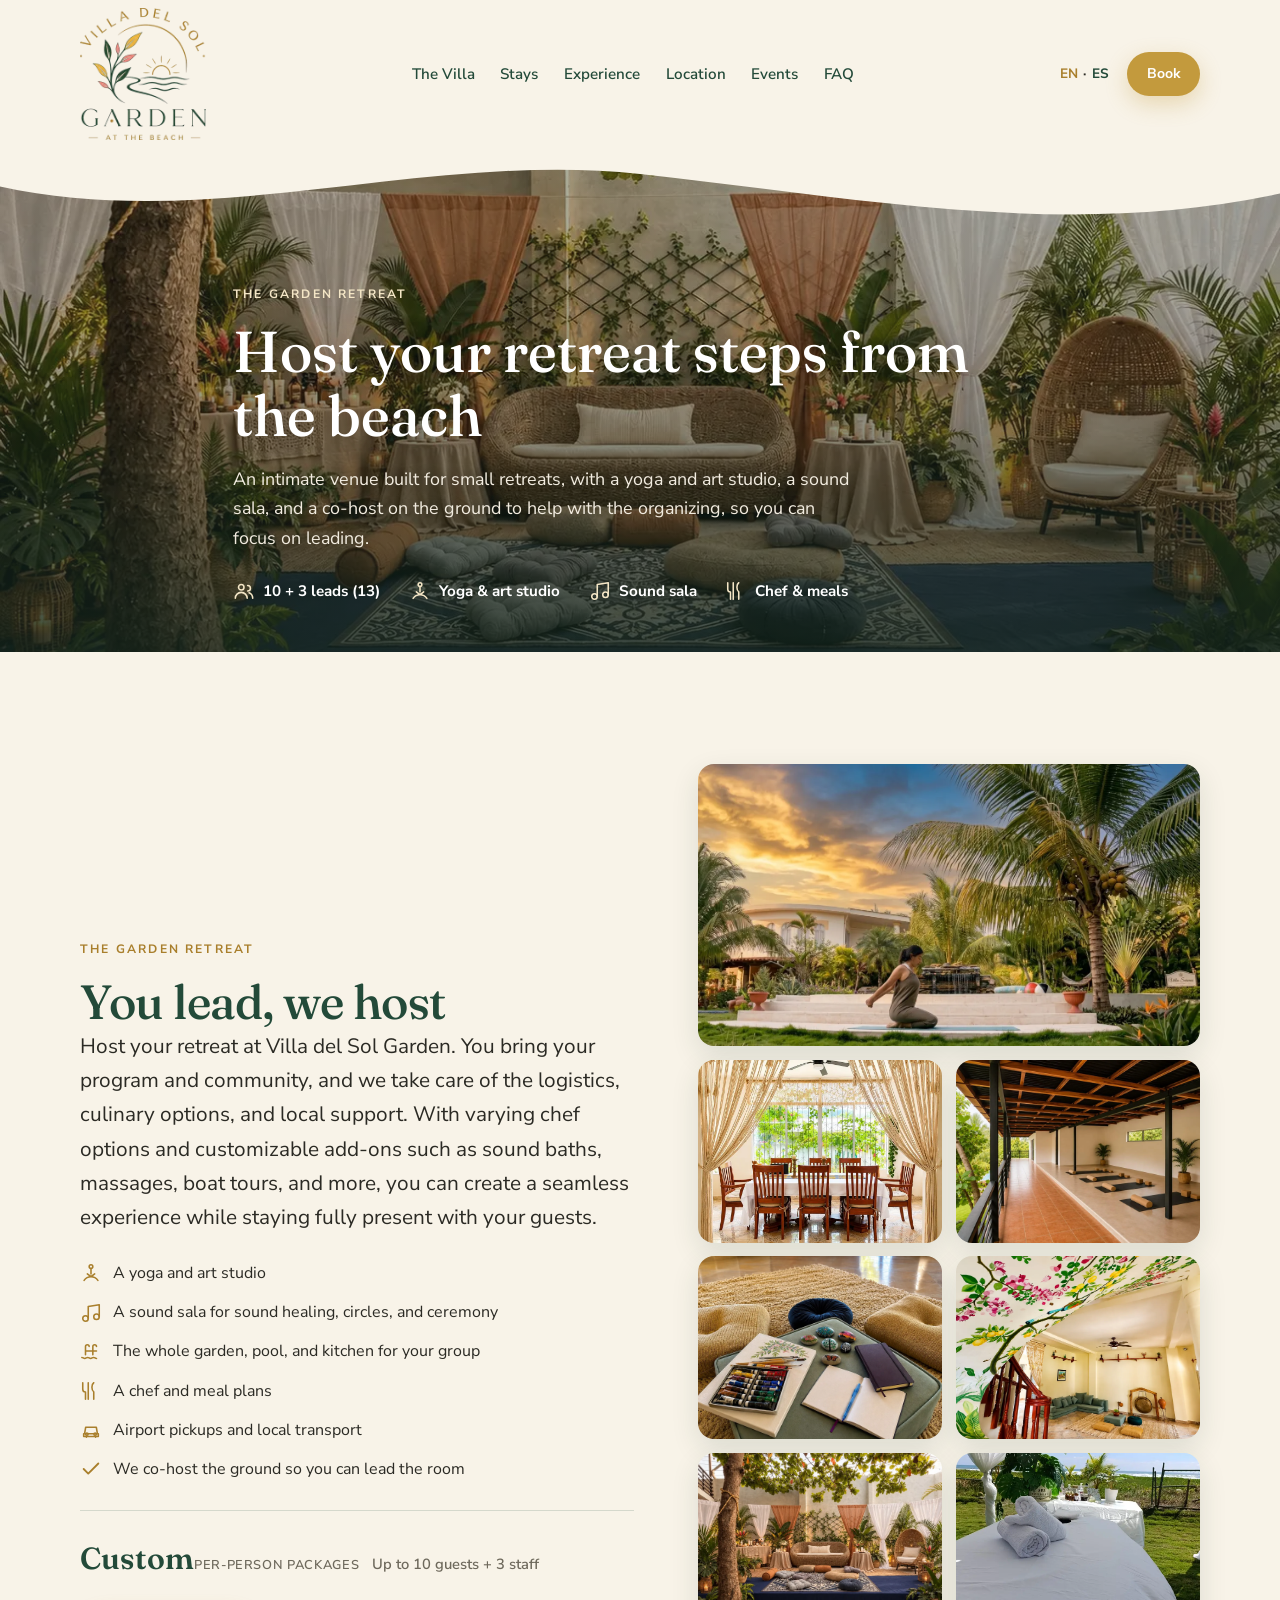
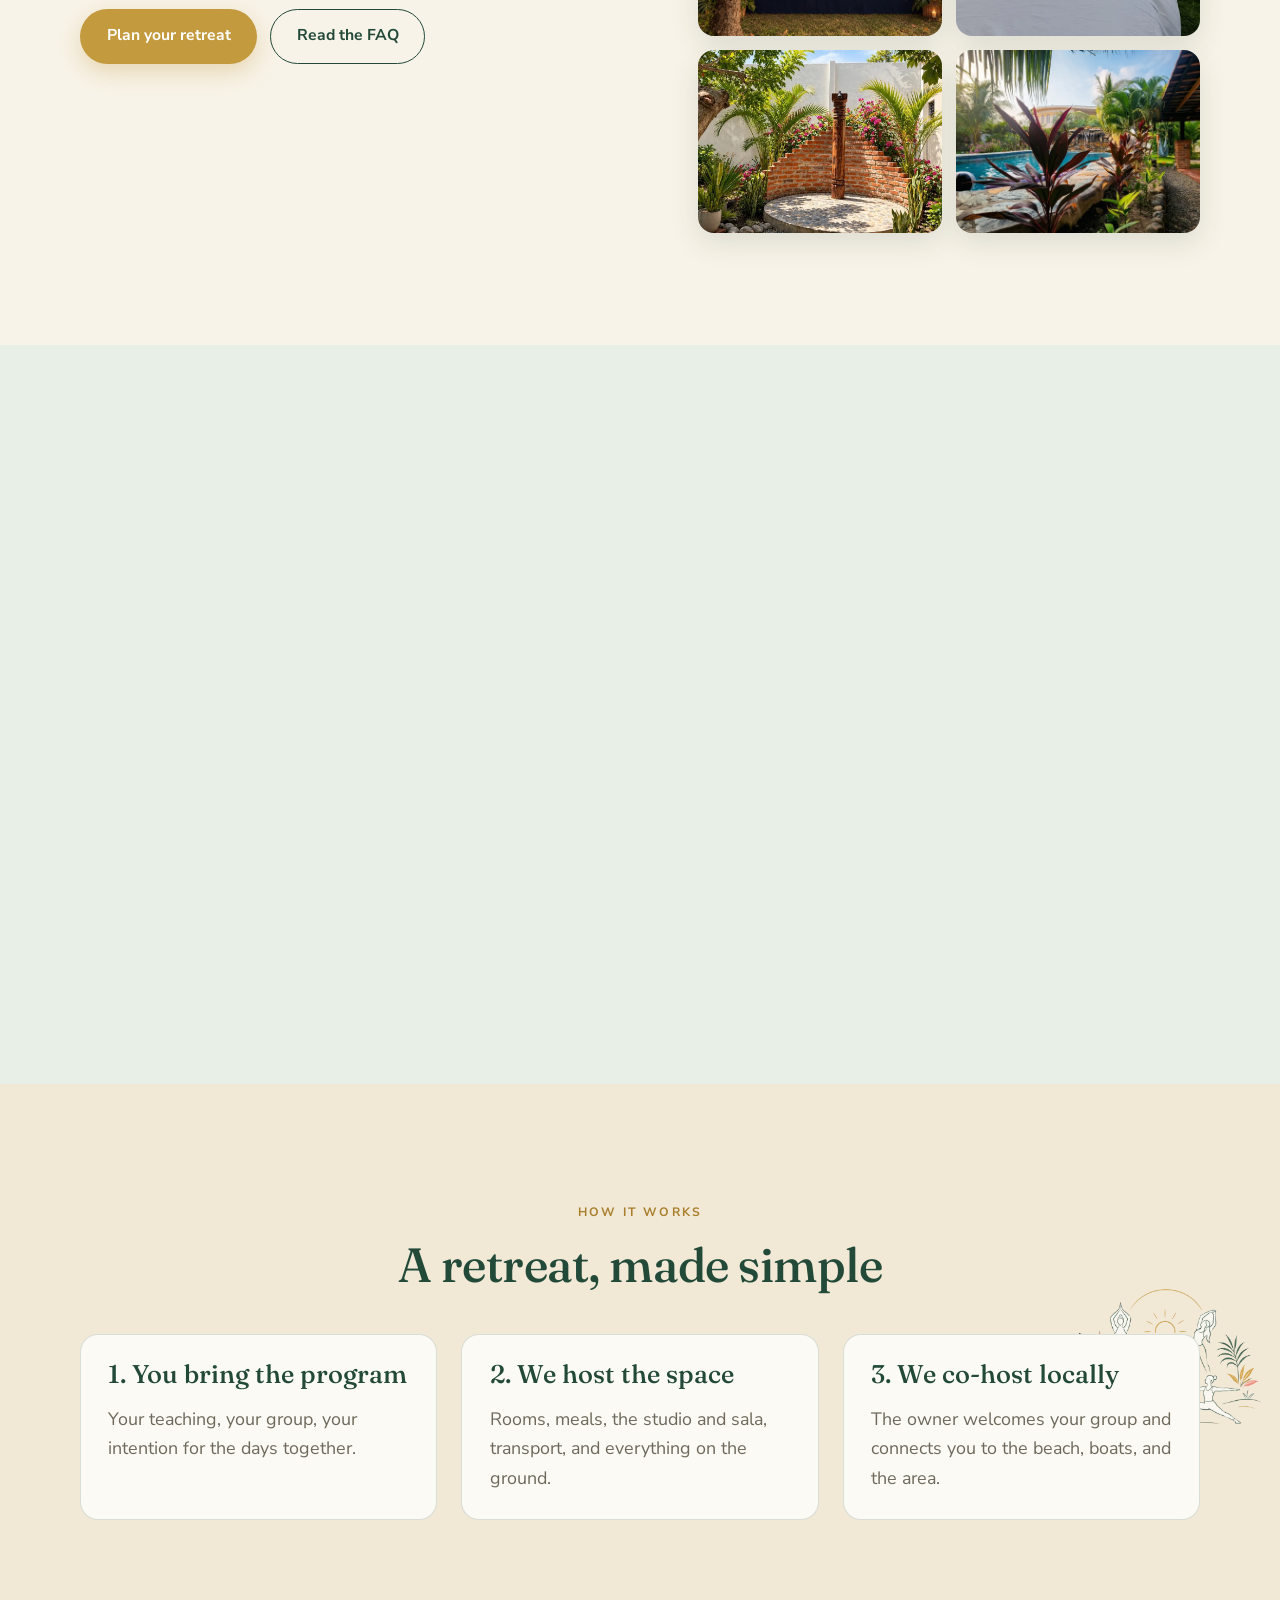
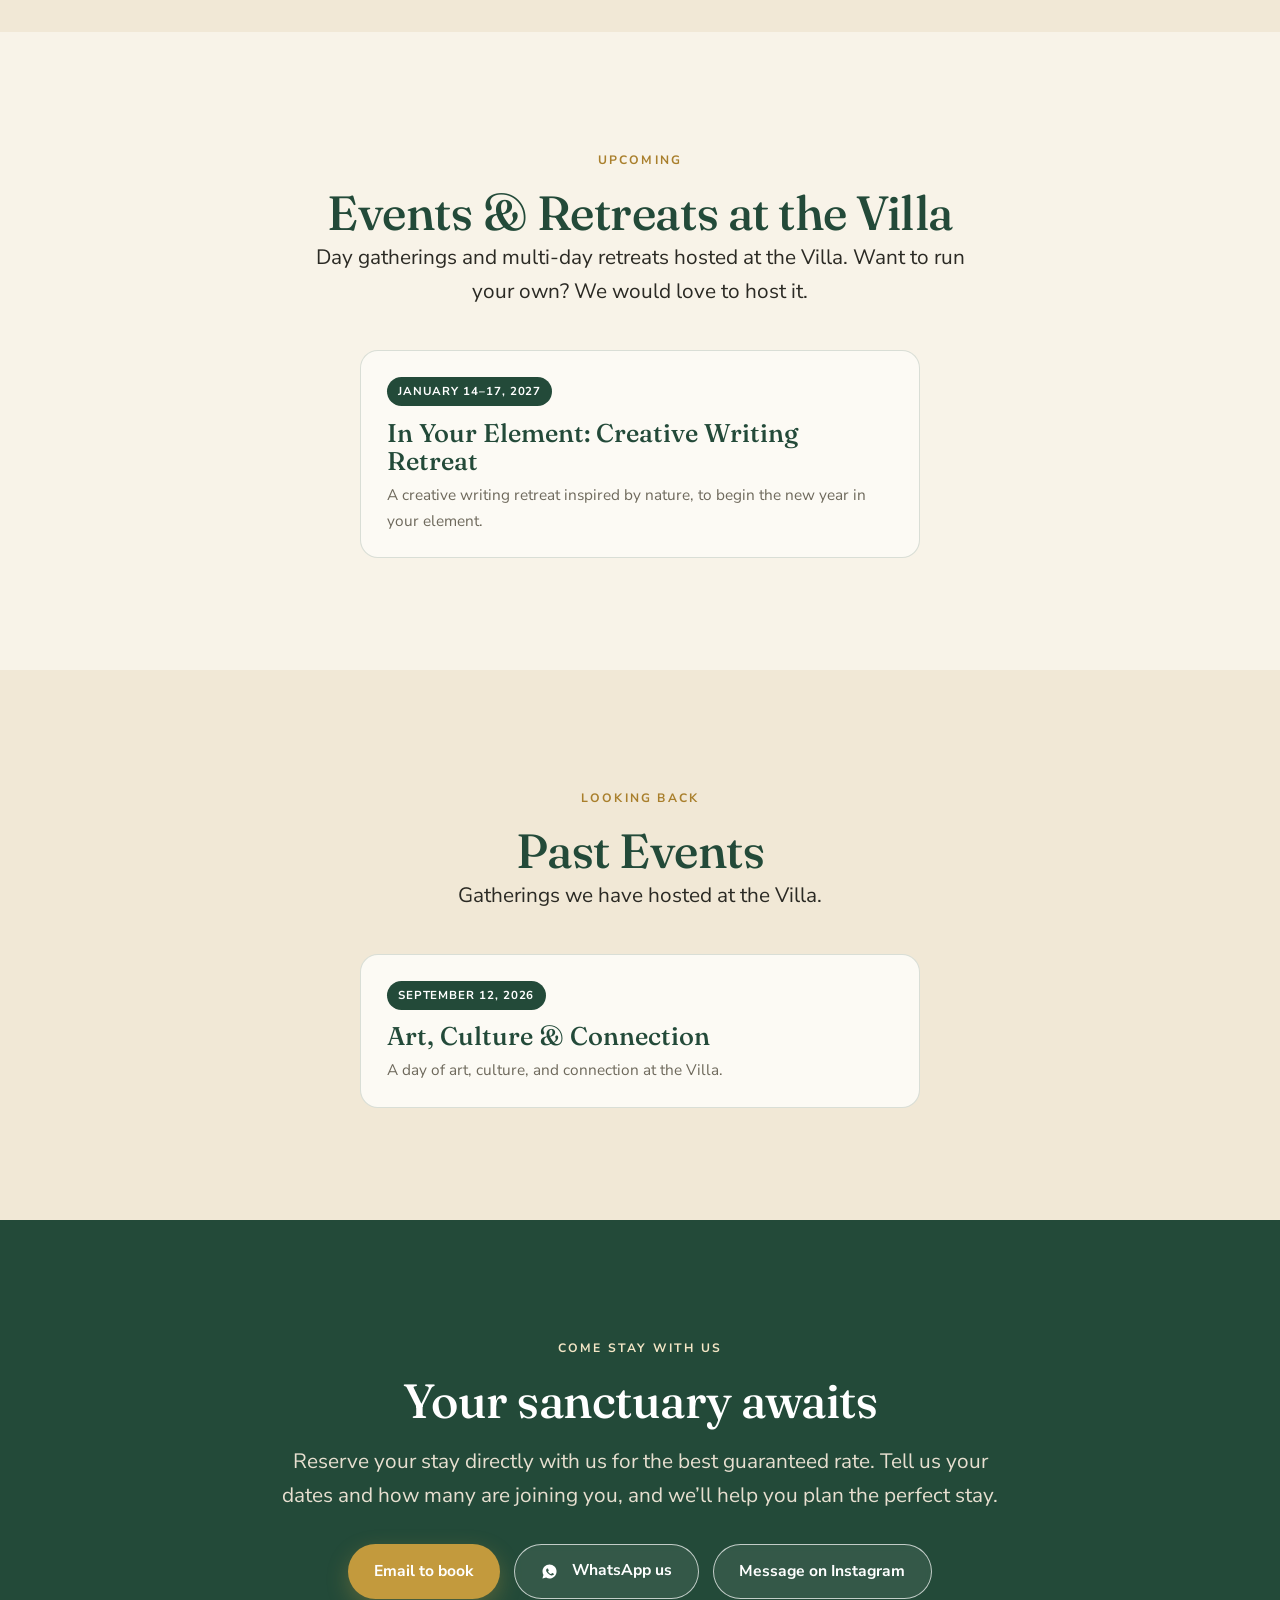
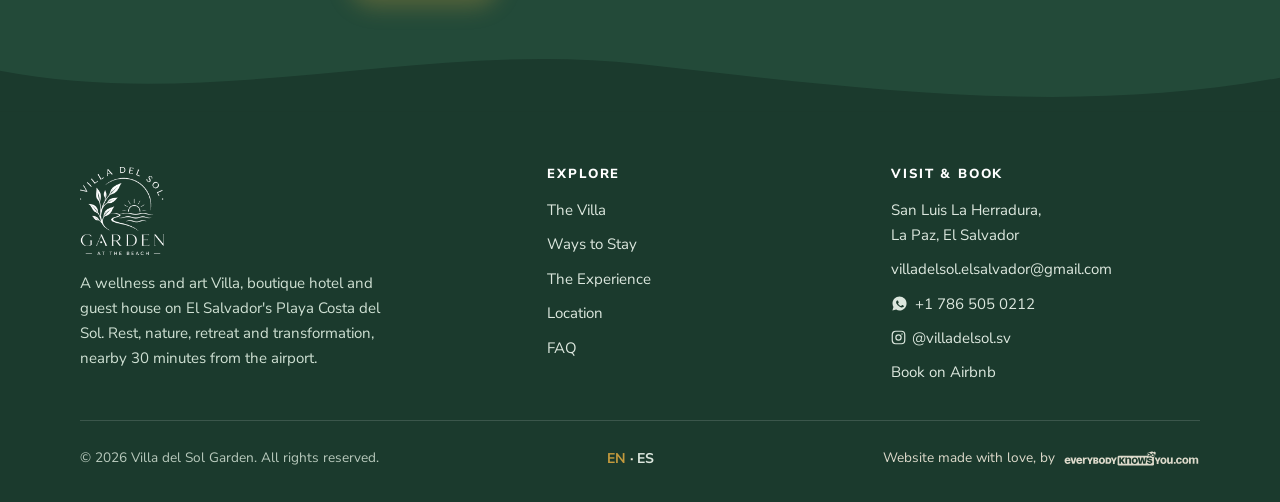
<file: retreat.html>
<!DOCTYPE html>
<html lang="en">
<head>
<meta charset="UTF-8">
<meta name="viewport" content="width=device-width, initial-scale=1.0">
<title>The Garden Retreat, a Wellness Retreat Venue in El Salvador</title>
<meta name="description" content="Host your retreat at Villa del Sol Garden: a yoga and art studio, a sound sala, a chef, and a co-host by the sea, for up to 16, 30 minutes from the airport.">
<link rel="canonical" href="https://villadelsolsv.com/retreat.html">
<link rel="alternate" hreflang="en" href="https://villadelsolsv.com/retreat.html">
<link rel="alternate" hreflang="es" href="https://villadelsolsv.com/es/retreat.html">
<link rel="alternate" hreflang="x-default" href="https://villadelsolsv.com/retreat.html">
<meta property="og:title" content="The Garden Retreat, a Wellness Retreat Venue in El Salvador">
<meta property="og:description" content="Host your retreat at Villa del Sol Garden: a yoga and art studio, a sound sala, a chef, and a co-host by the sea, for up to 16, 30 minutes from the airport.">
<meta property="og:type" content="website">
<meta property="og:url" content="https://villadelsolsv.com/retreat.html">
<meta property="og:image" content="https://villadelsolsv.com/assets/images/social-share/social-share-villa-del-sol-garden-villadelsolsv.com.jpg">
<meta property="og:image:width" content="1200">
<meta property="og:image:height" content="630">
<meta property="og:site_name" content="Villa del Sol Garden">
<meta property="og:locale" content="en_US">
<meta property="og:locale:alternate" content="es_SV">
<meta name="twitter:card" content="summary_large_image">
<meta name="twitter:title" content="The Garden Retreat, a Wellness Retreat Venue in El Salvador">
<meta name="twitter:description" content="Host your retreat at Villa del Sol Garden: a yoga and art studio, a sound sala, a chef, and a co-host by the sea, for up to 16, 30 minutes from the airport.">
<meta name="twitter:image" content="https://villadelsolsv.com/assets/images/social-share/social-share-villa-del-sol-garden-villadelsolsv.com.jpg">
<meta name="robots" content="index, follow, max-image-preview:large, max-snippet:-1, max-video-preview:-1">
<meta name="author" content="Villa del Sol Garden">
<meta name="theme-color" content="#234A39">
<meta name="geo.region" content="SV">
<meta name="geo.placename" content="La Herradura, La Paz, El Salvador">
<link rel="icon" href="favicon.ico" sizes="any">
<link rel="icon" type="image/png" sizes="32x32" href="favicon-32x32.png">
<link rel="apple-touch-icon" sizes="180x180" href="apple-touch-icon.png">
<link rel="manifest" href="site.webmanifest">
<link rel="alternate" type="text/plain" title="llms.txt" href="https://villadelsolsv.com/llms.txt">
<link rel="preconnect" href="https://fonts.googleapis.com">
<link rel="preconnect" href="https://fonts.gstatic.com" crossorigin>
<link rel="preload" as="style" href="https://fonts.googleapis.com/css2?family=Fraunces:ital,wght@0,400;0,500;0,600;1,400&amp;family=Nunito+Sans:wght@400;600;700;800&amp;display=swap">
<link rel="stylesheet" href="https://fonts.googleapis.com/css2?family=Fraunces:ital,wght@0,400;0,500;0,600;1,400&amp;family=Nunito+Sans:wght@400;600;700;800&amp;display=swap" media="print" onload="this.media='all'">
<noscript><link rel="stylesheet" href="https://fonts.googleapis.com/css2?family=Fraunces:ital,wght@0,400;0,500;0,600;1,400&amp;family=Nunito+Sans:wght@400;600;700;800&amp;display=swap"></noscript>
<link rel="stylesheet" href="assets/css/tokens.css">
<link rel="stylesheet" href="assets/css/styles.css">
<script type="application/ld+json">{"@context":"https://schema.org","@type":"BreadcrumbList","itemListElement":[{"@type":"ListItem","position":1,"name":"Home","item":"https://villadelsolsv.com/"},{"@type":"ListItem","position":2,"name":"The Garden Retreat","item":"https://villadelsolsv.com/retreat.html"}]}</script>
</head>
<body>
<header class="site-header"><div class="wrap"><nav class="nav" aria-label="Main">
<a class="brand" href="index.html" aria-label="Villa del Sol Garden home"><img src="assets/images/logos/logo-villa-del-sol-garden-transparent-villadelsolsv.com.webp" alt="Villa del Sol Garden logo" width="132" height="140"><span class="brand-name">Villa del Sol Garden<small>At the Beach</small></span></a>
<ul class="nav-links"><li><a href="index.html#villa">The Villa</a></li><li><a href="index.html#stays">Stays</a></li><li><a href="index.html#experience">Experience</a></li><li><a href="index.html#location">Location</a></li><li><a href="retreat.html#events">Events</a></li><li><a href="faq.html">FAQ</a></li></ul>
<div class="nav-right"><div class="lang"><span class="active">EN</span> &middot; <a href="es/retreat.html">ES</a></div><a class="btn btn-gold btn-sm" href="index.html#book">Book</a><button class="nav-toggle" aria-label="Menu" aria-expanded="false"><span></span><span></span><span></span></button></div>
</nav></div></header>
<main><section class="page-hero"><div class="page-hero__media"><img src="assets/images/rooms/retreat-sala-outdoor-villa-del-sol-villadelsolsv.com.webp" alt="The outdoor garden sala with floor cushions, set up for a retreat at Villa del Sol Garden"></div><div class="hero-wave" aria-hidden="true"><svg viewBox="0 0 1440 100" preserveAspectRatio="none"><path d="M0,44 C240,96 480,4 720,30 C960,56 1200,104 1440,52 L1440,0 L0,0 Z"></path></svg></div><div class="wrap"><span class="eyebrow">The Garden Retreat</span><h1>Host your retreat steps from the beach</h1><p>An intimate venue built for small retreats, with a yoga and art studio, a sound sala, and a co-host on the ground to help with the organizing, so you can focus on leading.</p><div class="page-hero__facts"><span><svg viewBox="0 0 24 24" fill="none" stroke="currentColor" stroke-width="1.7" stroke-linecap="round" stroke-linejoin="round"><circle cx="9" cy="8" r="3"/><path d="M2.5 20a6.5 6.5 0 0 1 13 0M16 6a3 3 0 0 1 0 6M21.5 20a6.5 6.5 0 0 0-4-6"/></svg>10 + 3 leads (13)</span><span><svg viewBox="0 0 24 24" fill="none" stroke="currentColor" stroke-width="1.7" stroke-linecap="round" stroke-linejoin="round"><circle cx="12" cy="5" r="2"/><path d="M12 8v5M4.5 20c2-3 4.7-4 7.5-4s5.5 1 7.5 4M8 13l4 3 4-3"/></svg>Yoga &amp; art studio</span><span><svg viewBox="0 0 24 24" fill="none" stroke="currentColor" stroke-width="1.7" stroke-linecap="round" stroke-linejoin="round"><path d="M9 18V5l12-2v13"/><circle cx="6" cy="18" r="3"/><circle cx="18" cy="16" r="3"/></svg>Sound sala</span><span><svg viewBox="0 0 24 24" fill="none" stroke="currentColor" stroke-width="1.7" stroke-linecap="round" stroke-linejoin="round"><path d="M3 3v7a3 3 0 0 0 3 3v8M9 3v18M15 3c-1.5 1-2 3-2 5s.5 4 2 5v8"/></svg>Chef &amp; meals</span></div></div></section>
<section class="section"><div class="wrap"><div class="detail-grid"><div class="detail-copy reveal"><span class="eyebrow">The Garden Retreat</span><h2>You lead, we host</h2><p class="lead">Host your retreat at Villa del Sol Garden. You bring your program and community, and we take care of the logistics, culinary options, and local support. With varying chef options and customizable add-ons such as sound baths, massages, boat tours, and more, you can create a seamless experience while staying fully present with your guests.</p><ul class="feature-list"><li><svg viewBox="0 0 24 24" fill="none" stroke="currentColor" stroke-width="1.7" stroke-linecap="round" stroke-linejoin="round"><circle cx="12" cy="5" r="2"/><path d="M12 8v5M4.5 20c2-3 4.7-4 7.5-4s5.5 1 7.5 4M8 13l4 3 4-3"/></svg><span>A yoga and art studio</span></li><li><svg viewBox="0 0 24 24" fill="none" stroke="currentColor" stroke-width="1.7" stroke-linecap="round" stroke-linejoin="round"><path d="M9 18V5l12-2v13"/><circle cx="6" cy="18" r="3"/><circle cx="18" cy="16" r="3"/></svg><span>A sound sala for sound healing, circles, and ceremony</span></li><li><svg viewBox="0 0 24 24" fill="none" stroke="currentColor" stroke-width="1.7" stroke-linecap="round" stroke-linejoin="round"><path d="M2 18c1.6 0 1.6 1 3.2 1s1.6-1 3.2-1 1.6 1 3.2 1 1.6-1 3.2-1 1.6 1 3.2 1"/><path d="M6 15V6a2 2 0 0 1 4 0M14 15V6a2 2 0 0 1 4 0M6 11h12"/></svg><span>The whole garden, pool, and kitchen for your group</span></li><li><svg viewBox="0 0 24 24" fill="none" stroke="currentColor" stroke-width="1.7" stroke-linecap="round" stroke-linejoin="round"><path d="M3 3v7a3 3 0 0 0 3 3v8M9 3v18M15 3c-1.5 1-2 3-2 5s.5 4 2 5v8"/></svg><span>A chef and meal plans</span></li><li><svg viewBox="0 0 24 24" fill="none" stroke="currentColor" stroke-width="1.7" stroke-linecap="round" stroke-linejoin="round"><path d="M5 16 6.2 9h11.6L19 16M4 16h16v3H4zM7 19v1M17 19v1"/><circle cx="7.5" cy="16.5" r="1.3"/><circle cx="16.5" cy="16.5" r="1.3"/></svg><span>Airport pickups and local transport</span></li><li><svg viewBox="0 0 24 24" fill="none" stroke="currentColor" stroke-width="2" stroke-linecap="round" stroke-linejoin="round"><path d="M20 6 9 17l-5-5"/></svg><span>We co-host the ground so you can lead the room</span></li></ul><div class="price-line"><span class="amt">Custom<small>per-person packages</small></span><span class="cap-n">Up to 10 guests + 3 staff</span></div><div class="detail-actions"><a class="btn btn-gold" href="mailto:villadelsol.elsalvador@gmail.com?subject=Retreat%20enquiry%20-%20Villa%20del%20Sol%20Garden">Plan your retreat</a><a class="btn btn-outline" href="faq.html">Read the FAQ</a></div></div><div class="mini-gallery reveal"><img src="assets/images/rooms/retreat-space-villa-del-sol-villadelsolsv.com.webp" alt="Retreat space" loading="lazy"><img src="assets/images/rooms/retreat-breakfast-villa-del-sol-villadelsolsv.com.webp" alt="Retreat breakfast spot" loading="lazy"><img src="assets/images/rooms/retreat-yoga-studio-villa-del-sol-villadelsolsv.com.webp" alt="The open-air yoga studio at Villa del Sol Garden" loading="lazy"><img src="assets/images/rooms/retreat-art-kit-villa-del-sol-villadelsolsv.com.webp" alt="Paints, brushes, and hand-painted stones set out for an art session at the retreat" loading="lazy"><img src="assets/images/rooms/retreat-sala-indoor-villa-del-sol-villadelsolsv.com.webp" alt="The indoor art and gathering sala with its hand-painted garden mural and sound gong" loading="lazy"><img src="assets/images/rooms/retreat-sala-outdoor-villa-del-sol-villadelsolsv.com.webp" alt="The outdoor garden sala with floor cushions and soft lighting" loading="lazy"><img src="assets/images/experience/massage-beach-villa-del-sol-villadelsolsv.com.webp" alt="Massage by the sea" loading="lazy"><img src="assets/images/rooms/outdoor-shower-villa-del-sol-villadelsolsv.com.webp" alt="The garden outdoor shower, set on river stones amid brick and bougainvillea" loading="lazy"><img src="assets/images/rooms/retreat-1-villa-del-sol-villadelsolsv.com.webp" alt="Retreat gathering in the garden at Villa del Sol Garden" loading="lazy"></div></div></section>
<section class="section section--videos"><div class="wrap"><div class="sec-head center reveal"><span class="eyebrow">A Closer Look</span><h2>The space in motion</h2><p class="lead">A glimpse of the studio, the garden, and the setting for your retreat.</p></div><div class="vid-strip reveal"><video class="strip-video" muted loop playsinline autoplay preload="none" aria-label="The retreat studio and garden at Villa del Sol Garden" poster="assets/images/rooms/retreat-video-1-poster-villa-del-sol-villadelsolsv.com.webp"><source src="assets/video/retreat-video-1-villa-del-sol-villadelsolsv.com.mp4" type="video/mp4"></video><video class="strip-video" muted loop playsinline autoplay preload="none" aria-label="The retreat setting by the sea" poster="assets/images/rooms/retreat-video-2-poster-villa-del-sol-villadelsolsv.com.webp"><source src="assets/video/retreat-video-2-villa-del-sol-villadelsolsv.com.mp4" type="video/mp4"></video></div></div></section>
<section class="section section--surface"><div class="motif motif--right" aria-hidden="true"><img src="assets/images/decor/decor-yoga-villa-del-sol-villadelsolsv.com.webp" alt="" loading="lazy"></div><div class="leaf-flock" data-n="12" aria-hidden="true"></div><div class="wrap"><div class="sec-head center reveal"><span class="eyebrow">How It Works</span><h2>A retreat, made simple</h2></div><div class="two-cards steps-3 reveal"><div class="info-card"><h3>1. You bring the program</h3><p style="color:var(--muted)">Your teaching, your group, your intention for the days together.</p></div><div class="info-card"><h3>2. We host the space</h3><p style="color:var(--muted)">Rooms, meals, the studio and sala, transport, and everything on the ground.</p></div><div class="info-card"><h3>3. We co-host locally</h3><p style="color:var(--muted)">The owner welcomes your group and connects you to the beach, boats, and the area.</p></div></div></div></section>
<section class="section" id="events"><div class="wrap"><div class="sec-head center reveal"><span class="eyebrow">Upcoming</span><h2>Events &amp; Retreats at the Villa</h2><p class="lead">Day gatherings and multi-day retreats hosted at the Villa. Want to run your own? We would love to host it.</p></div><div class="retreat-list retreat-list--single reveal"><div class="retreat-item"><span class="tag">January 14&ndash;17, 2027</span><h3>In Your Element: Creative Writing Retreat</h3><p>A creative writing retreat inspired by nature, to begin the new year in your element.</p></div></div></div></section>
<section class="section section--surface" id="past-events"><div class="wrap"><div class="sec-head center reveal"><span class="eyebrow">Looking Back</span><h2>Past Events</h2><p class="lead">Gatherings we have hosted at the Villa.</p></div><div class="retreat-list retreat-list--single reveal"><div class="retreat-item"><span class="tag">September 12, 2026</span><h3>Art, Culture &amp; Connection</h3><p>A day of art, culture, and connection at the Villa.</p></div></div></div></section>
<section class="section book"><div class="leaf-flock gold on-dark" data-n="10" aria-hidden="true"></div><div class="wrap"><div class="reveal"><span class="eyebrow">Come Stay With Us</span><h2>Your sanctuary awaits</h2><p class="lead">Reserve your stay directly with us for the best guaranteed rate. Tell us your dates and how many are joining you, and we&rsquo;ll help you plan the perfect stay.</p><div class="book-cta"><a class="btn btn-gold" href="mailto:villadelsol.elsalvador@gmail.com?subject=Enquiry%20-%20Villa%20del%20Sol%20Garden">Email to book</a><a class="btn btn-ghost" href="https://wa.me/17865050212" target="_blank" rel="noopener"><svg viewBox="0 0 24 24" width="17" height="17" fill="currentColor" style="vertical-align:-3px;margin-right:.4rem"><path d="M12.04 2C6.58 2 2.13 6.45 2.13 11.91c0 1.75.46 3.45 1.32 4.95L2 22l5.25-1.38a9.9 9.9 0 0 0 4.79 1.22c5.46 0 9.91-4.45 9.91-9.91 0-2.65-1.03-5.14-2.9-7.01A9.82 9.82 0 0 0 12.04 2zm5.8 14.13c-.24.68-1.42 1.31-1.95 1.35-.5.05-.5.4-3.15-.66-2.66-1.05-4.32-3.77-4.45-3.95-.13-.18-1.06-1.41-1.06-2.69 0-1.28.67-1.9.91-2.17.24-.26.52-.33.7-.33.17 0 .35 0 .5.01.16.01.38-.06.59.45.24.58.79 2 .86 2.14.07.14.12.31.02.49-.09.18-.14.29-.28.45-.14.16-.29.35-.42.47-.14.14-.28.29-.12.57.16.28.72 1.19 1.55 1.93 1.06.95 1.96 1.24 2.24 1.38.28.14.44.12.61-.07.17-.19.7-.82.89-1.1.18-.28.37-.23.61-.14.24.09 1.55.73 1.82.86.27.14.44.2.51.32.07.11.07.66-.17 1.34z"/></svg>WhatsApp us</a><a class="btn btn-ghost" href="https://www.instagram.com/villadelsol.sv" target="_blank" rel="noopener">Message on Instagram</a></div></div></div></section>
</main><footer class="site-footer"><div class="footer-wave" aria-hidden="true"><svg viewBox="0 0 1440 90" preserveAspectRatio="none"><path d="M0,42 C240,90 480,6 720,34 C960,62 1200,96 1440,50 L1440,90 L0,90 Z"></path></svg></div><div class="wrap"><div class="footer-top">
<div class="footer-brand"><img src="assets/images/logos/logo-villa-del-sol-garden-white-villadelsolsv.com.webp" alt="Villa del Sol Garden logo" width="140" height="140"><p>A wellness and art Villa, boutique hotel and guest house on El Salvador's Playa Costa del Sol. Rest, nature, retreat and transformation, nearby 30 minutes from the airport.</p></div>
<div class="footer-col"><h4>Explore</h4><ul><li><a href="index.html#villa">The Villa</a></li><li><a href="index.html#stays">Ways to Stay</a></li><li><a href="index.html#experience">The Experience</a></li><li><a href="index.html#location">Location</a></li><li><a href="faq.html">FAQ</a></li></ul></div>
<div class="footer-col"><h4>Visit &amp; Book</h4><ul><li>San Luis La Herradura,<br>La Paz, El Salvador</li><li><a href="mailto:villadelsol.elsalvador@gmail.com">villadelsol.elsalvador@gmail.com</a></li><li><a href="https://wa.me/17865050212" target="_blank" rel="noopener"><svg viewBox="0 0 24 24" width="17" height="17" fill="currentColor" style="vertical-align:-3px;margin-right:.4rem"><path d="M12.04 2C6.58 2 2.13 6.45 2.13 11.91c0 1.75.46 3.45 1.32 4.95L2 22l5.25-1.38a9.9 9.9 0 0 0 4.79 1.22c5.46 0 9.91-4.45 9.91-9.91 0-2.65-1.03-5.14-2.9-7.01A9.82 9.82 0 0 0 12.04 2zm5.8 14.13c-.24.68-1.42 1.31-1.95 1.35-.5.05-.5.4-3.15-.66-2.66-1.05-4.32-3.77-4.45-3.95-.13-.18-1.06-1.41-1.06-2.69 0-1.28.67-1.9.91-2.17.24-.26.52-.33.7-.33.17 0 .35 0 .5.01.16.01.38-.06.59.45.24.58.79 2 .86 2.14.07.14.12.31.02.49-.09.18-.14.29-.28.45-.14.16-.29.35-.42.47-.14.14-.28.29-.12.57.16.28.72 1.19 1.55 1.93 1.06.95 1.96 1.24 2.24 1.38.28.14.44.12.61-.07.17-.19.7-.82.89-1.1.18-.28.37-.23.61-.14.24.09 1.55.73 1.82.86.27.14.44.2.51.32.07.11.07.66-.17 1.34z"/></svg>+1 786 505 0212</a></li><li><a href="https://www.instagram.com/villadelsol.sv" target="_blank" rel="noopener"><svg viewBox="0 0 24 24" width="15" height="15" fill="none" stroke="currentColor" stroke-width="1.9" style="vertical-align:-2px;margin-right:.35rem"><rect x="2" y="2" width="20" height="20" rx="5.5"/><circle cx="12" cy="12" r="4.2"/><circle cx="17.6" cy="6.4" r="1.1" fill="currentColor" stroke="none"/></svg>@villadelsol.sv</a></li><li><a href="https://www.airbnb.com/rooms/1538525863498838806" target="_blank" rel="noopener">Book on Airbnb</a></li></ul></div>
</div><div class="footer-bottom"><small>&copy; 2026 Villa del Sol Garden. All rights reserved.</small><span class="footer-lang"><span class="active">EN</span> &middot; <a href="#">ES</a></span><a class="eky-credit" href="https://everybodyknowsyou.com" target="_blank" rel="noopener" aria-label="Website made with love by everybodyknowsyou.com"><span class="eky-credit__text">Website made with love, by</span><svg role="img" aria-label="everybodyknowsyou.com" id="Layer_1" data-name="Layer 1" xmlns="http://www.w3.org/2000/svg" viewBox="0 0 1296.95 160.34">
  <defs>
    <style>
            .cls-1 { fill: var(--eky-bg, #ffffff); }
      .cls-2 { fill: var(--eky-fg, currentColor); }
    </style>
  </defs>
  <g>
    <g>
      <g>
        <rect class="cls-2" x="515.16" y="55.21" width="342.62" height="90.52" rx="12" ry="12"/>
        <path class="cls-1" d="M530.13,71.12h16.6v15.46l-.24,6.96h.32l3.32-4.61,15.14-17.81h19.83l-22.02,25.02,22.18,33.68h-19.92l-13.76-20.73-4.86,5.34v15.38h-16.6v-58.69Z"/>
        <path class="cls-1" d="M604.13,71.12v8.01h.32c4.53-6.23,10.53-9.23,18.54-9.23,12.47,0,18.94,7.29,18.94,22.02v37.89h-16.6v-35.3c0-7.69-2.75-10.85-8.58-10.85-7.21,0-11.82,4.7-11.82,12.14v34h-16.6v-58.69h15.79Z"/>
        <path class="cls-1" d="M647.37,100.43c0-17.57,11.09-30.52,29.31-30.52s29.31,12.95,29.31,30.52-11.09,30.6-29.31,30.6-29.31-13.03-29.31-30.6ZM688.66,100.43c0-9.8-3.81-17.16-11.98-17.16s-11.98,7.37-11.98,17.16,3.81,17.24,11.98,17.24,11.98-7.45,11.98-17.24Z"/>
        <path class="cls-1" d="M705.66,71.12h17.57l6.64,35.62c.41,2.02.73,4.86,1.14,6.88h.32l1.21-6.88,6.88-35.62h18.54l7.45,35.62,1.29,6.88h.32l1.05-6.88,5.99-35.62h17.24l-13.28,58.69h-21.53l-6.64-32.38-1.29-6.88h-.32l-1.21,6.88-6.56,32.38h-21.45l-13.36-58.69Z"/>
        <path class="cls-1" d="M791.81,110.79l17-.08c.57,4.78,3.72,7.53,9.31,7.53,4.61,0,7.85-1.7,7.85-5.26,0-2.67-1.78-4.37-5.59-5.26l-14.09-3.24c-8.98-2.02-13.84-7.77-13.84-16.27,0-11.5,8.99-18.3,24.69-18.3,14.65,0,23.56,6.96,23.8,18.05h-17c-.49-3.32-2.67-5.67-7.69-5.67-4.37,0-7.21,1.54-7.21,4.61,0,2.43,1.7,3.81,5.59,4.7l14.09,3.24c9.23,2.1,14.09,8.18,14.09,16.84,0,12.71-10.28,19.35-24.77,19.35-16.19,0-25.99-7.77-26.23-20.24Z"/>
      </g>
      <g>
        <path class="cls-2" d="M918.06,100.39c0-17.57,11.09-30.52,29.31-30.52s29.31,12.95,29.31,30.52-11.09,30.6-29.31,30.6-29.31-13.03-29.31-30.6ZM959.34,100.39c0-9.8-3.81-17.16-11.98-17.16s-11.98,7.37-11.98,17.16,3.81,17.24,11.98,17.24,11.98-7.45,11.98-17.24Z"/>
        <path class="cls-2" d="M1018.85,129.78v-7.85h-.32c-4.61,6.15-10.52,9.07-17.89,9.07-11.98,0-18.46-7.29-18.46-21.94v-37.97h16.6v35.38c0,7.69,2.83,10.77,8.18,10.77,6.56,0,11.09-4.61,11.09-12.63v-33.52h16.6v58.69h-15.79Z"/>
        <path class="cls-2" d="M884.01,109.52l-20.4-38.4h17.84l8.26,17.75c.99,2.06,1.9,4.96,2.89,7.02h.33c.91-2.06,1.82-4.96,2.72-7.02l7.85-17.75h17.51l-20.07,38.57v21.31h-16.93v-21.47Z"/>
      </g>
      <g>
        <path class="cls-2" d="M14.66,100.39c0-17.97,10.85-30.52,29.55-30.52s28.01,12.47,27.36,34.41h-39.35c.89,8.91,4.53,14.01,11.66,14.01,5.67,0,9.31-3,10.44-8.5h16.76c-2.19,13.28-12.31,21.21-26.88,21.21-18.7,0-29.55-12.63-29.55-30.6ZM54.58,92.54c-1.05-6.56-4.78-9.96-10.36-9.96s-9.8,3.64-11.42,9.96h21.78Z"/>
        <path class="cls-2" d="M69.8,71.09h17.49l9.47,35.62c.57,2.02,1.05,4.86,1.62,6.88h.32l1.54-6.88,8.99-35.62h17.16l-17.81,58.69h-21.13l-17.65-58.69Z"/>
        <path class="cls-2" d="M124.69,100.39c0-17.97,10.85-30.52,29.55-30.52s28.01,12.47,27.36,34.41h-39.35c.89,8.91,4.53,14.01,11.66,14.01,5.67,0,9.31-3,10.44-8.5h16.76c-2.19,13.28-12.31,21.21-26.88,21.21-18.7,0-29.55-12.63-29.55-30.6ZM164.61,92.54c-1.05-6.56-4.78-9.96-10.36-9.96s-9.8,3.64-11.42,9.96h21.78Z"/>
        <path class="cls-2" d="M187.44,71.09h15.46v9.47h.32c3.64-7.37,8.74-10.69,15.71-10.69,1.86,0,3.56.24,5.1.81v15.79h-.32c-1.7-.49-3.24-.73-5.18-.73-9.15,0-14.49,5.42-14.49,16.11v27.93h-16.6v-58.69Z"/>
        <path class="cls-2" d="M285.57,71.09h26.15c13.52,0,20.97,5.42,20.97,14.82,0,6.15-3.08,10.36-9.96,12.39v.32c8.02,1.46,12.23,6.23,12.23,13.84,0,10.52-8.42,17.33-21.7,17.33h-27.69v-58.69ZM316.66,88.82c0-3.64-2.02-5.18-6.56-5.18h-7.93v10.77h7.93c4.37,0,6.56-1.86,6.56-5.59ZM318.6,111.24c0-3.81-2.27-5.99-6.88-5.99h-9.55v11.98h9.63c4.45,0,6.8-2.19,6.8-5.99Z"/>
        <path class="cls-2" d="M337.95,100.39c0-17.57,11.09-30.52,29.31-30.52s29.31,12.95,29.31,30.52-11.09,30.6-29.31,30.6-29.31-13.03-29.31-30.6ZM379.24,100.39c0-9.8-3.8-17.16-11.98-17.16s-11.98,7.37-11.98,17.16,3.8,17.24,11.98,17.24,11.98-7.45,11.98-17.24Z"/>
        <path class="cls-2" d="M402.08,71.09h24.13c18.62,0,29.63,10.36,29.63,29.31s-11.01,29.39-29.63,29.39h-24.13v-58.69ZM438.99,100.39c0-10.77-5.83-16.19-13.36-16.19h-6.96v32.46h6.96c7.53,0,13.36-5.51,13.36-16.27Z"/>
        <path class="cls-2" d="M471.04,109.52l-20.4-38.4h17.84l8.26,17.75c.99,2.06,1.9,4.96,2.89,7.02h.33c.91-2.06,1.82-4.96,2.72-7.02l7.85-17.75h17.51l-20.07,38.57v21.31h-16.93v-21.47Z"/>
        <path class="cls-2" d="M245.89,109.52l-20.4-38.4h17.84l8.26,17.75c.99,2.06,1.9,4.96,2.89,7.02h.33c.91-2.06,1.82-4.96,2.72-7.02l7.85-17.75h17.51l-20.07,38.57v21.31h-16.93v-21.47Z"/>
      </g>
    </g>
    <g>
      <g>
        <path class="cls-2" d="M837.89,14.05c5.42-1.65,11.14.47,13.85,5.48.39.72,1.1,1.2,1.88,1.34.7.12,1.52-.2,2.16-.74,4.05-3.38,9.74-3.68,14.06-.7,4.24,2.92,5.92,8.22,4.35,13.25l-6.96,22.26c-2.45,8.46-9.67,14.45-18.27,15.02-8.94.6-17.2-4.68-20.36-13.03-.17-.45-.5-.62-.88-.67s-.66.09-.98.46c-5.78,6.49-15.01,8.59-23.07,5.2-7.59-3.19-12.57-10.83-12.37-19.15.21-8.44,5.67-16.24,13.97-18.77l32.61-9.94ZM844.69,65.73c8.85,1.59,17.31-4.28,18.9-13.13,1.59-8.85-4.28-17.31-13.13-18.9-8.85-1.59-17.31,4.28-18.9,13.13s4.28,17.31,13.13,18.9ZM808.72,59.25c8.85,1.59,17.31-4.28,18.9-13.13,1.59-8.85-4.28-17.31-13.13-18.9-8.85-1.59-17.31,4.28-18.9,13.13-1.59,8.85,4.28,17.31,13.13,18.9Z"/>
        <g>
          <path class="cls-1" d="M850.46,33.7c8.85,1.59,14.72,10.06,13.13,18.9-1.59,8.85-10.06,14.72-18.9,13.13-8.85-1.59-14.72-10.06-13.13-18.9s10.06-14.72,18.9-13.13Z"/>
          <path class="cls-1" d="M814.49,27.22c8.85,1.59,14.72,10.06,13.13,18.9-1.59,8.85-10.06,14.72-18.9,13.13-8.85-1.59-14.72-10.06-13.13-18.9,1.59-8.85,10.06-14.72,18.9-13.13Z"/>
        </g>
      </g>
      <g>
        <g>
          <path class="cls-2" d="M847.57,56.91c-.06-.86-.28-1.56-.42-2.47.64.65,1.19,1.16,1.91,1.66,1.12.79,2.71.42,3.44-.7.73-1.11.45-2.64-.68-3.44-.71-.5-1.52-.66-2.4-1.05,1.54-.53,3.13-1,3.41-2.57.17-.93-.14-1.9-.84-2.43-1.03-.79-2.26-.75-3.22.02-.58.46-1.06.91-1.67,1.49.18-.89.4-1.63.45-2.5.09-1.44-1.09-2.58-2.46-2.58s-2.55,1.17-2.48,2.62c.04.85.33,1.53.43,2.46-.47-.54-.95-.89-1.43-1.33-1.13-1.04-2.8-.99-3.77.19-.91,1.1-.66,2.87.58,3.67.72.46,1.49.65,2.34.99-.88.38-1.73.56-2.45,1.09-1.21.89-1.32,2.65-.36,3.69,1.04,1.12,2.62,1.06,3.73.03l1.46-1.34c-.23.92-.51,1.75-.51,2.68,0,1.41,1.2,2.5,2.56,2.45s2.46-1.22,2.37-2.6Z"/>
          <path class="cls-2" d="M847.57,56.91c.09,1.38-1.03,2.55-2.37,2.6s-2.56-1.05-2.56-2.45c0-.94.27-1.76.51-2.68l-1.46,1.34c-1.12,1.03-2.7,1.09-3.73-.03-.96-1.04-.84-2.8.36-3.69.71-.53,1.56-.71,2.45-1.09-.85-.34-1.62-.53-2.34-.99-1.24-.79-1.49-2.57-.58-3.67.97-1.17,2.64-1.23,3.77-.19.48.45.96.79,1.43,1.33-.1-.93-.38-1.61-.43-2.46-.07-1.44,1.07-2.62,2.48-2.62s2.55,1.14,2.46,2.58c-.05.87-.27,1.6-.45,2.5.61-.58,1.09-1.03,1.67-1.49.96-.77,2.19-.81,3.22-.02.7.54,1,1.5.84,2.43-.28,1.57-1.87,2.04-3.41,2.57.88.39,1.69.54,2.4,1.05,1.13.8,1.41,2.33.68,3.44-.73,1.11-2.32,1.48-3.44.7-.72-.5-1.27-1.01-1.91-1.66.14.92.37,1.62.42,2.47Z"/>
        </g>
        <g>
          <path class="cls-2" d="M810.13,50.42c.09-1.04-.23-1.92-.46-2.9.76.65,1.37,1.38,2.24,1.82,1.23.63,2.73.08,3.32-1.08s.21-2.6-.95-3.29c-.73-.43-1.51-.63-2.28-.94.71-.21,1.29-.46,1.92-.73,1.42-.61,1.98-2.23,1.25-3.55s-2.48-1.69-3.67-.79c-.67.5-1.22,1.01-1.84,1.61.23-1.08.58-2.02.43-3.07-.18-1.23-1.33-2.03-2.49-2.01s-2.27.88-2.4,2.1c-.11,1.04.22,1.91.45,2.98-.52-.57-1.04-.93-1.58-1.42-1.11-1-2.86-.89-3.77.32s-.53,2.95.79,3.67c.74.41,1.47.63,2.23.89-.85.33-1.63.52-2.35.98-1.23.78-1.49,2.47-.66,3.57s2.46,1.35,3.58.48c.64-.49,1.17-.96,1.77-1.57-.22,1.07-.56,1.95-.45,2.98.14,1.28,1.29,2.13,2.5,2.11s2.29-.84,2.41-2.17Z"/>
          <path class="cls-2" d="M810.13,50.42c-.12,1.32-1.24,2.14-2.41,2.17s-2.36-.83-2.5-2.11c-.11-1.03.23-1.91.45-2.98-.6.61-1.13,1.08-1.77,1.57-1.12.87-2.73.66-3.58-.48s-.57-2.79.66-3.57c.72-.46,1.5-.64,2.35-.98-.77-.26-1.49-.48-2.23-.89-1.32-.73-1.68-2.5-.79-3.67s2.66-1.32,3.77-.32c.54.49,1.06.85,1.58,1.42-.23-1.07-.56-1.94-.45-2.98.13-1.22,1.24-2.08,2.4-2.1s2.31.78,2.49,2.01c.15,1.05-.2,1.99-.43,3.07.62-.6,1.17-1.1,1.84-1.61,1.2-.9,2.97-.5,3.67.79s.17,2.93-1.25,3.55c-.63.27-1.21.52-1.92.73.77.32,1.55.51,2.28.94,1.16.68,1.53,2.13.95,3.29s-2.09,1.71-3.32,1.08c-.87-.44-1.48-1.17-2.24-1.82.23.98.55,1.86.46,2.9Z"/>
        </g>
      </g>
    </g>
  </g>
  <g fill="var(--eky-fg, currentColor)">
    <path d="M1046.08,112.99h15.96v16.61h-15.96v-16.61Z"/>
    <path d="M1065.91,100.33c0-17.49,11.29-30.39,29.1-30.39,13.79,0,25.15,8.06,26.36,22.41h-16.85c-.56-5.8-4.03-9.11-9.43-9.11-8.06,0-11.93,7.42-11.93,17.09s3.79,17.17,11.85,17.17c5.4,0,8.95-3.3,9.67-9.67h16.85c-1.13,14.91-12.66,22.97-26.52,22.97-18.14,0-29.1-12.98-29.1-30.47Z"/>
    <path d="M1124.75,100.33c0-17.49,11.04-30.39,29.18-30.39s29.18,12.9,29.18,30.39-11.04,30.47-29.18,30.47-29.18-12.98-29.18-30.47ZM1165.86,100.33c0-9.75-3.79-17.09-11.93-17.09s-11.93,7.33-11.93,17.09,3.79,17.17,11.93,17.17,11.93-7.42,11.93-17.17Z"/>
    <path d="M1204.31,71.15v7.98h.32c4.43-5.97,10.64-9.19,17.9-9.19s12.41,3.14,15.4,9.19h.32c4.92-6.21,10.72-9.19,17.9-9.19,12.58,0,19.27,8.71,19.27,22.81v36.84h-16.53v-34.26c0-7.66-2.34-11.69-8.06-11.69-6.53,0-10.56,5-10.56,12.9v33.05h-16.53v-34.34c0-7.58-2.42-11.61-8.14-11.61-6.61,0-10.48,5.24-10.48,12.9v33.05h-16.53v-58.44h15.72Z"/>
  </g>
</svg></a></div></div></footer>
<script src="assets/js/main.js" defer></script>
</body>
</html>
</file>
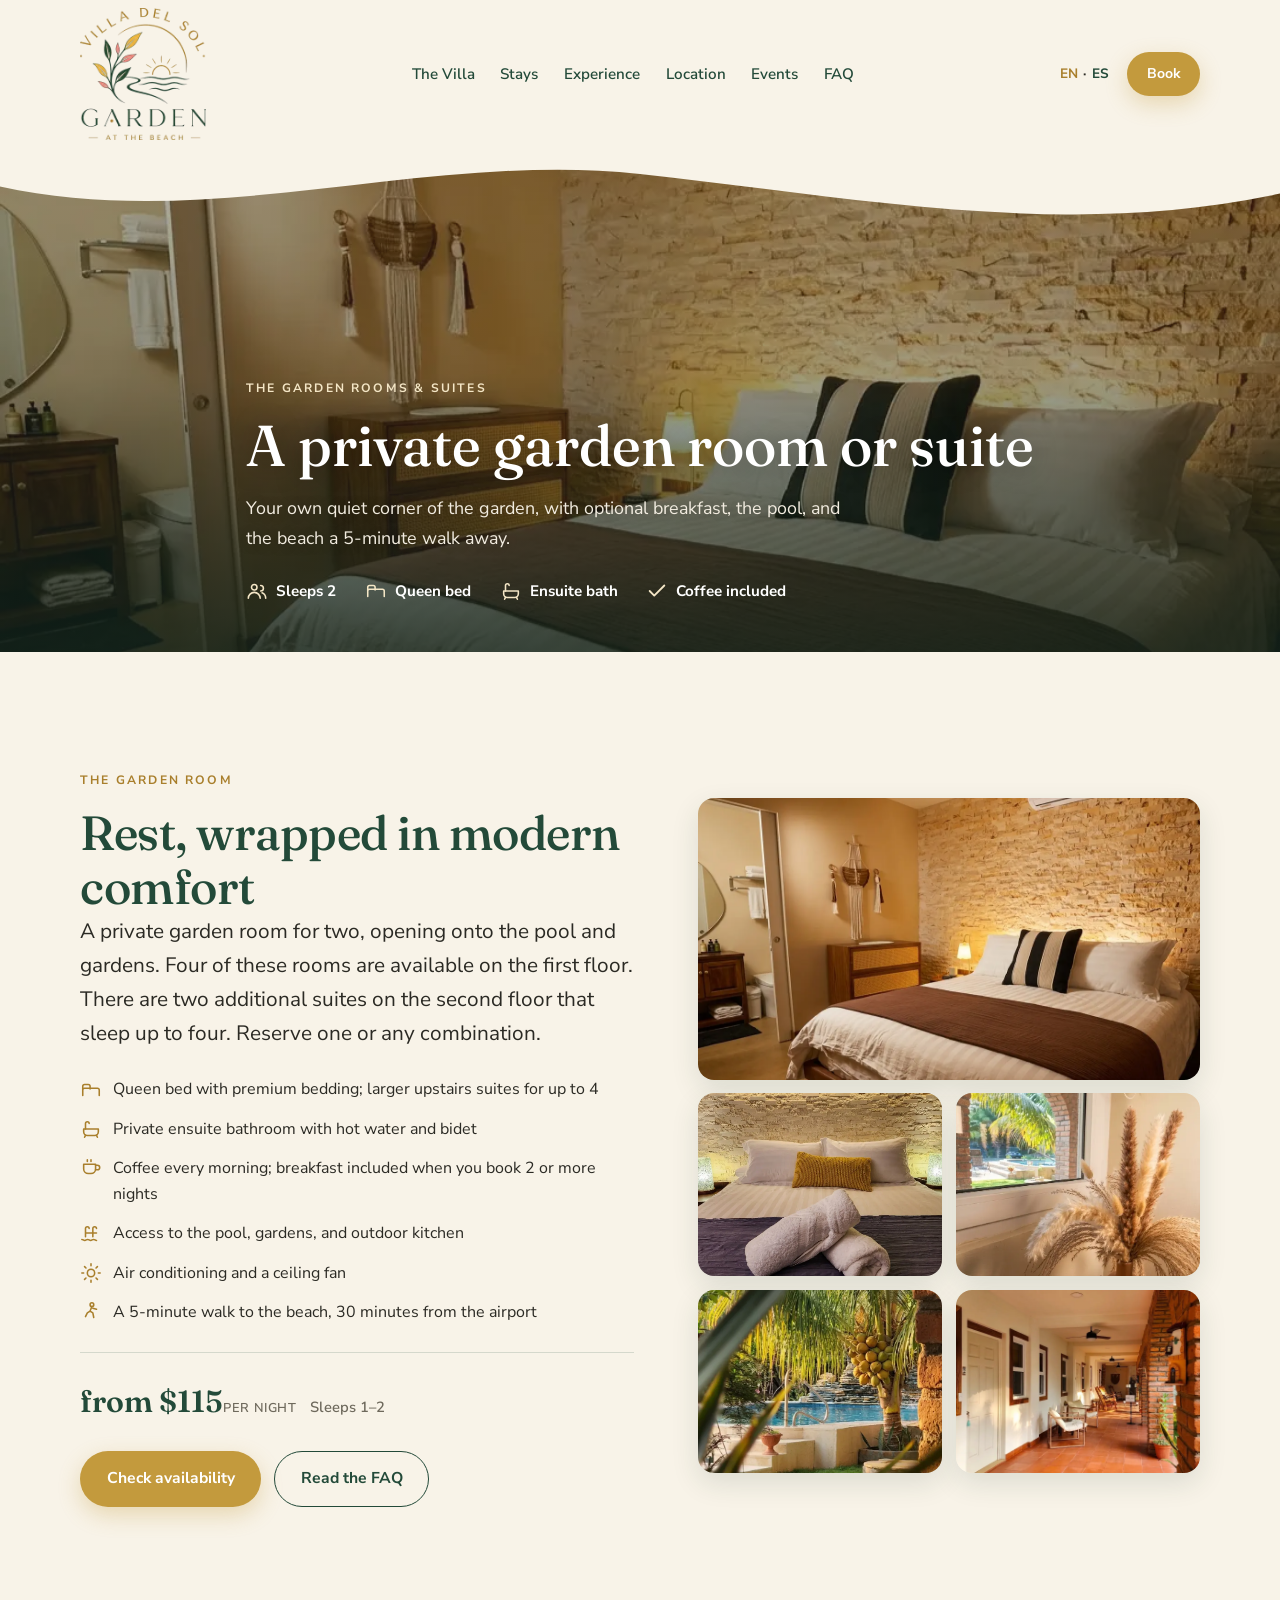
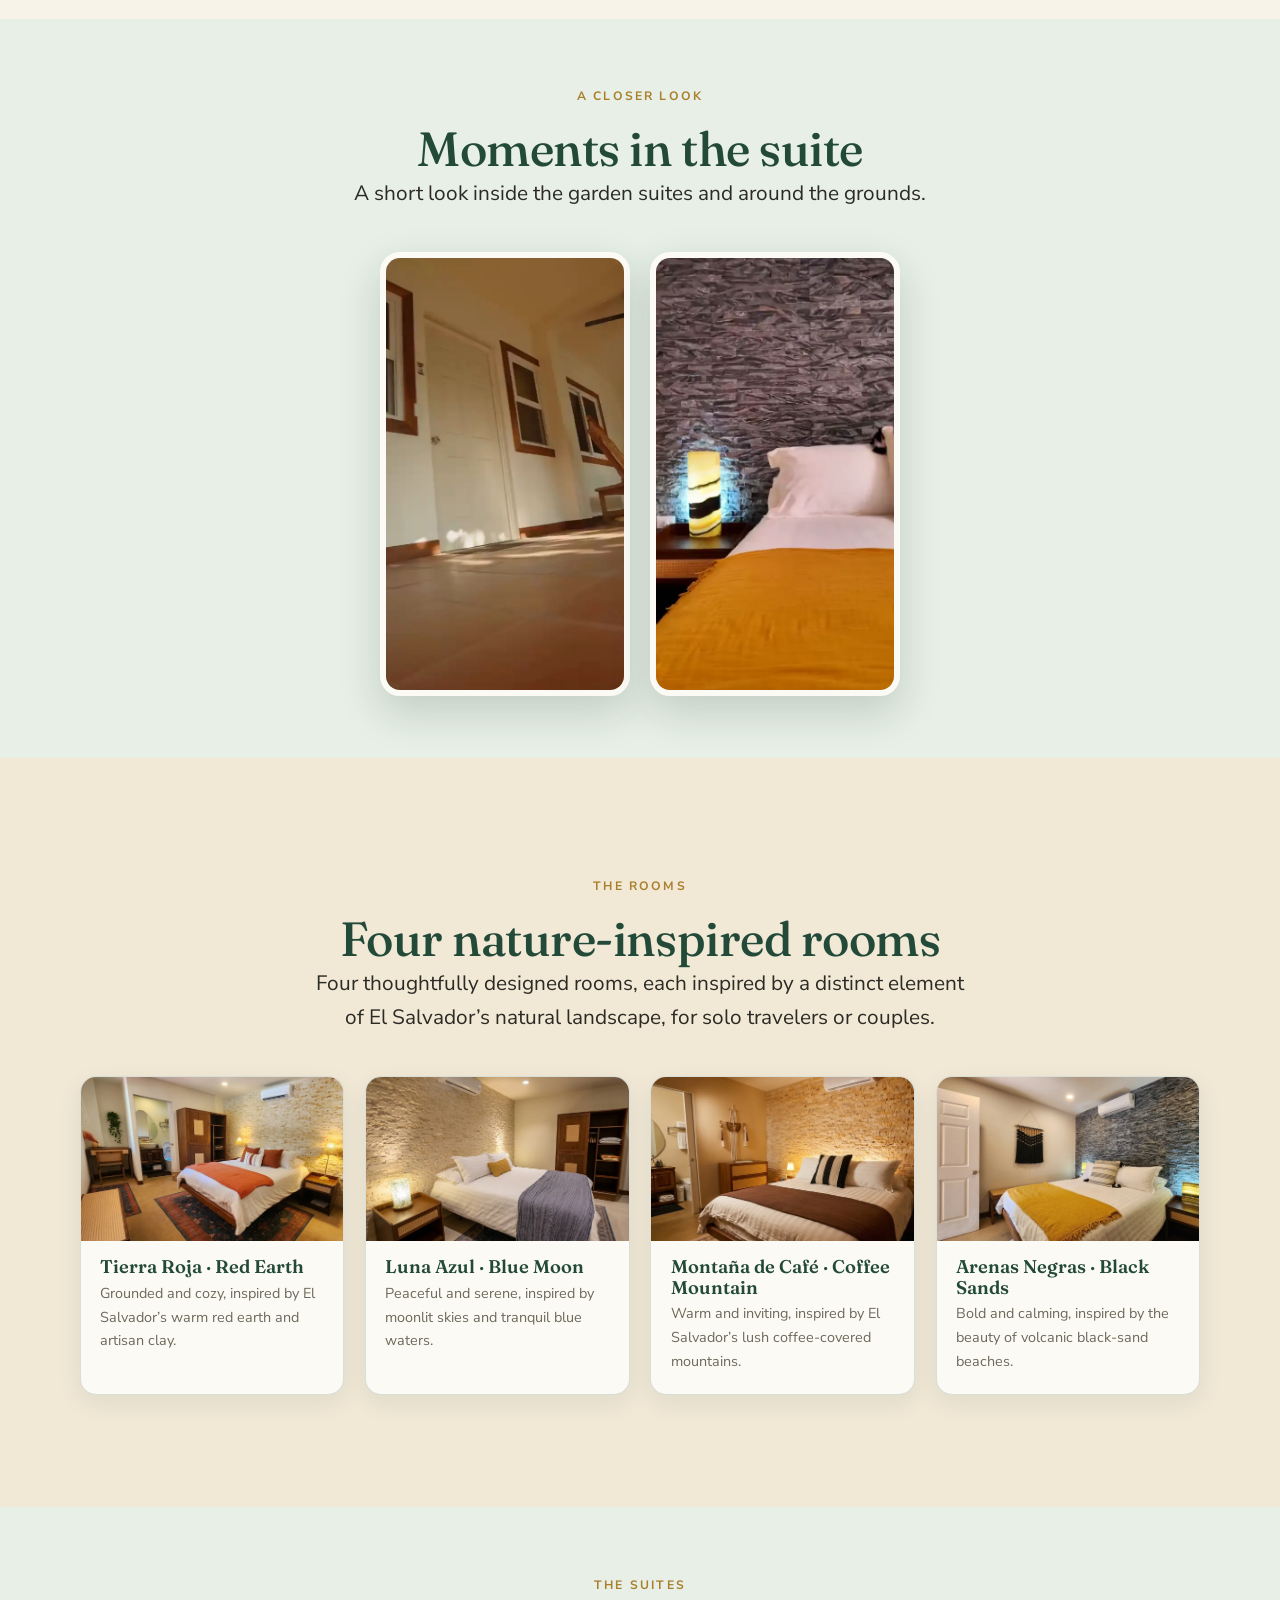
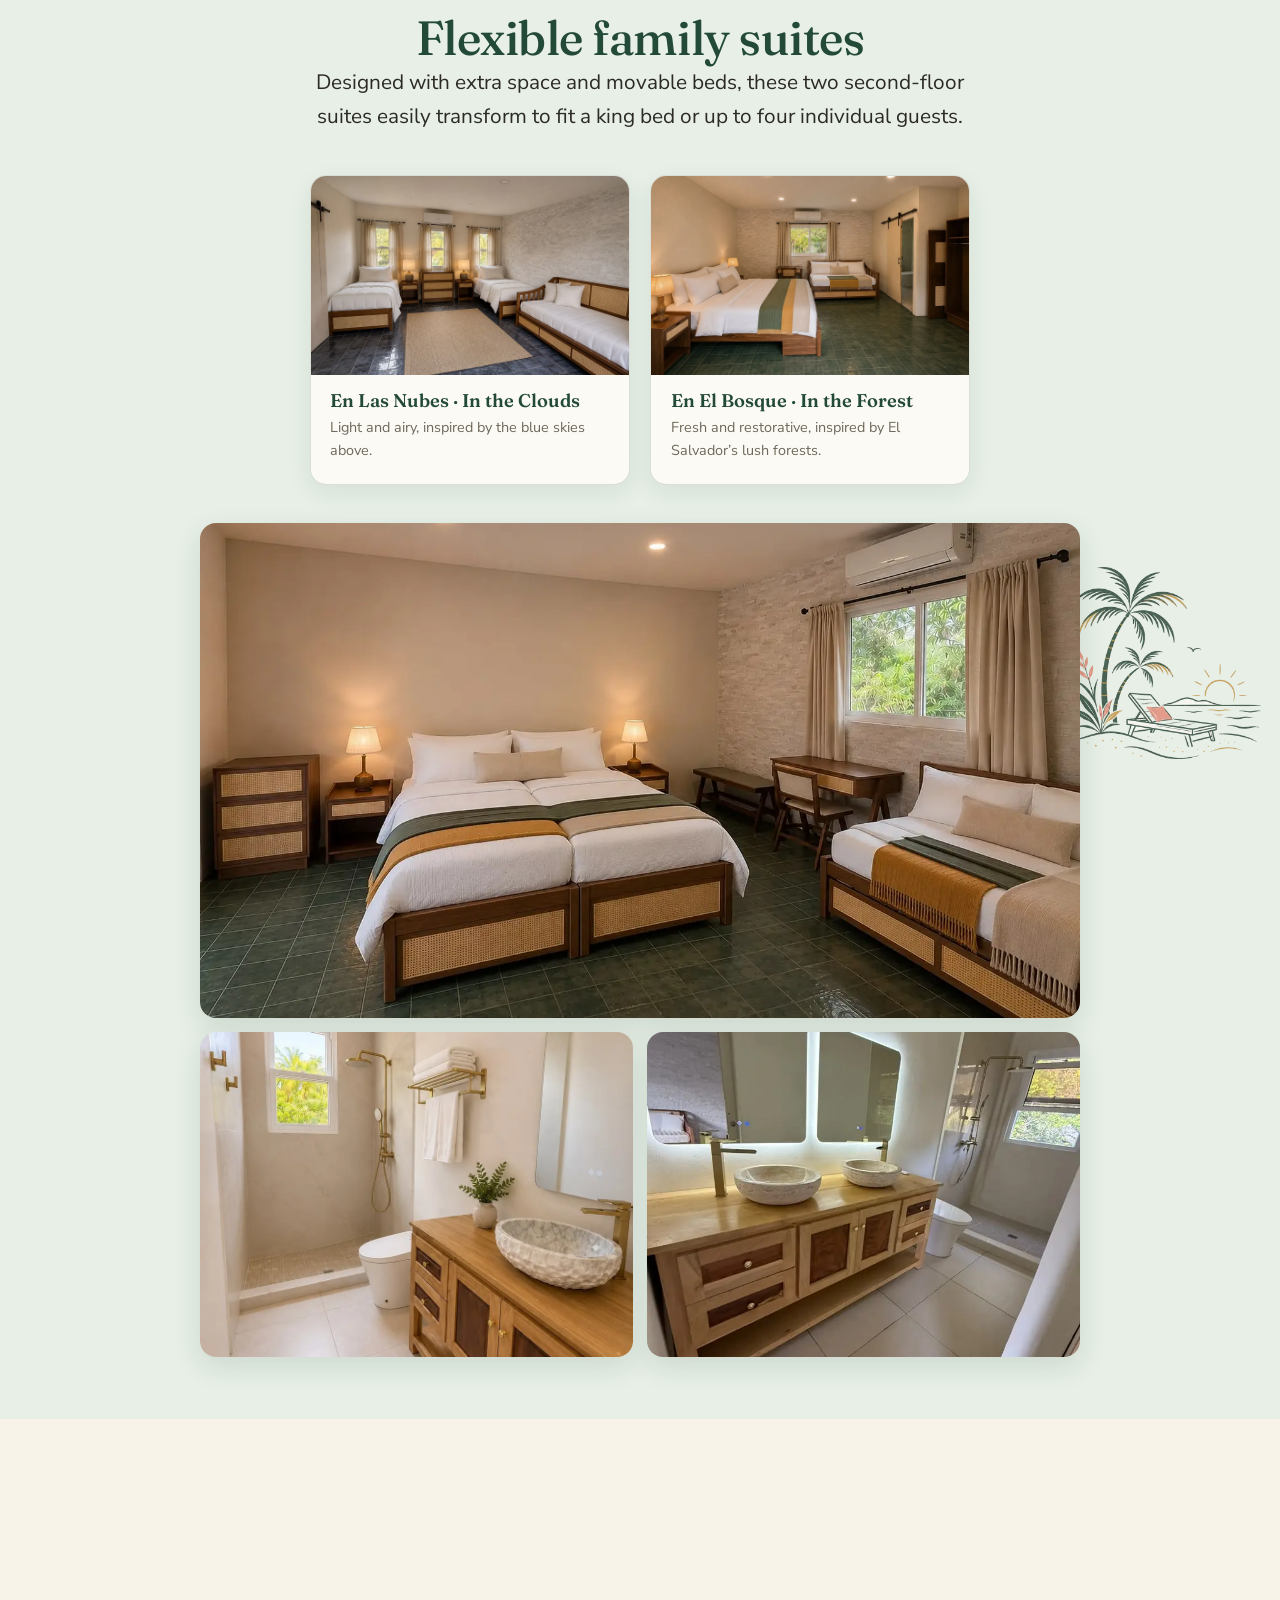
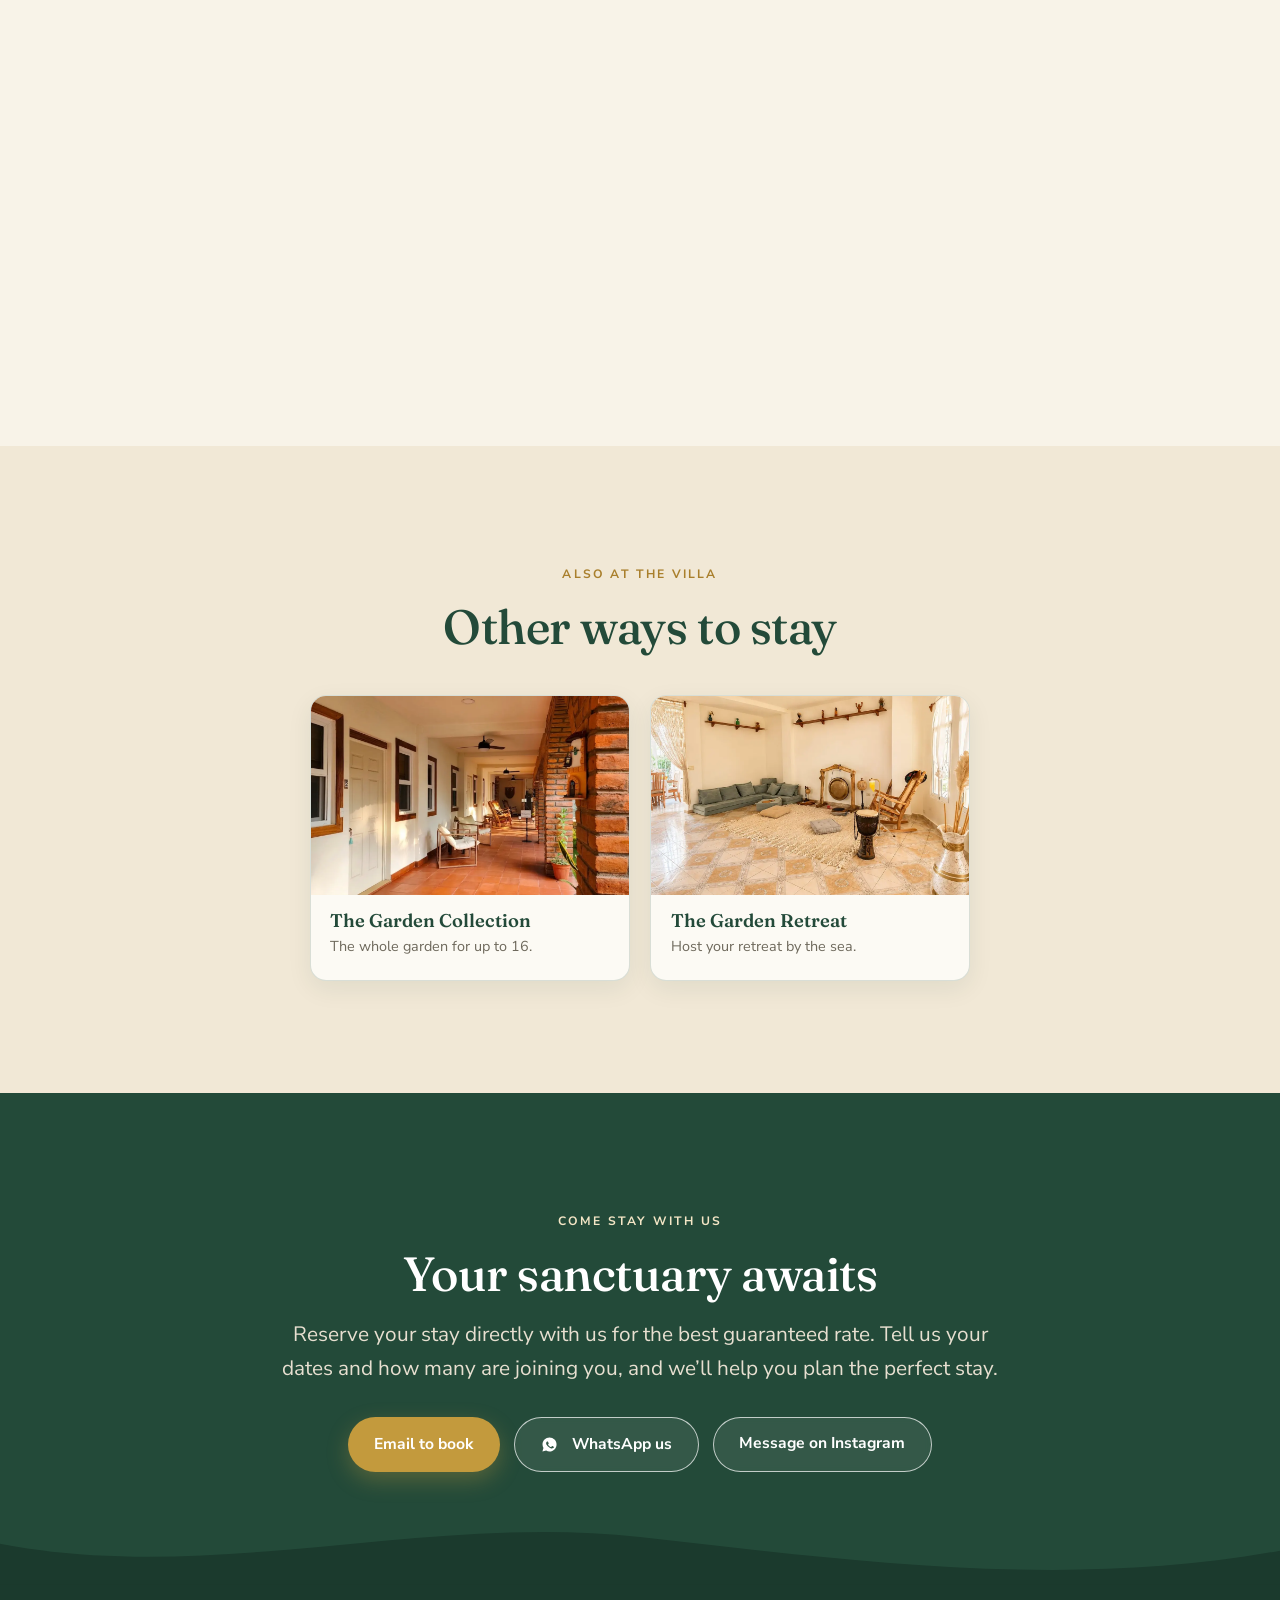
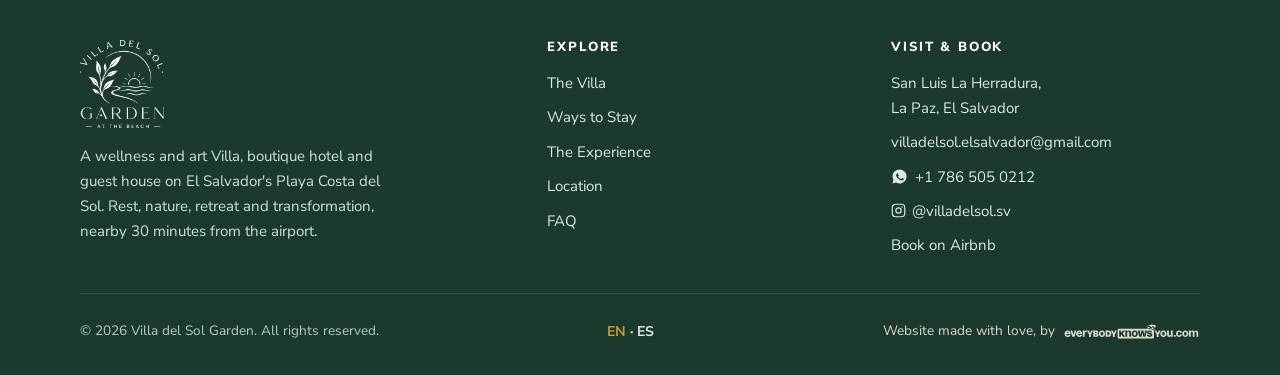
<file: single.html>
<!DOCTYPE html>
<html lang="en">
<head>
<meta charset="UTF-8">
<meta name="viewport" content="width=device-width, initial-scale=1.0">
<title>The Garden Room, a Private Suite at Villa del Sol Garden</title>
<meta name="description" content="The Garden Room is a private garden suite for two in El Salvador, breakfast included, from $100 a night, a 5-minute walk to the beach and 30 minutes from the airport.">
<link rel="canonical" href="https://villadelsolsv.com/single.html">
<link rel="alternate" hreflang="en" href="https://villadelsolsv.com/single.html">
<link rel="alternate" hreflang="es" href="https://villadelsolsv.com/es/single.html">
<link rel="alternate" hreflang="x-default" href="https://villadelsolsv.com/single.html">
<meta property="og:title" content="The Garden Room, a Private Suite at Villa del Sol Garden">
<meta property="og:description" content="The Garden Room is a private garden suite for two in El Salvador, breakfast included, from $100 a night, a 5-minute walk to the beach and 30 minutes from the airport.">
<meta property="og:type" content="website">
<meta property="og:url" content="https://villadelsolsv.com/single.html">
<meta property="og:image" content="https://villadelsolsv.com/assets/images/social-share/social-share-villa-del-sol-garden-villadelsolsv.com.jpg">
<meta property="og:image:width" content="1200">
<meta property="og:image:height" content="630">
<meta property="og:site_name" content="Villa del Sol Garden">
<meta property="og:locale" content="en_US">
<meta property="og:locale:alternate" content="es_SV">
<meta name="twitter:card" content="summary_large_image">
<meta name="twitter:title" content="The Garden Room, a Private Suite at Villa del Sol Garden">
<meta name="twitter:description" content="The Garden Room is a private garden suite for two in El Salvador, breakfast included, from $100 a night, a 5-minute walk to the beach and 30 minutes from the airport.">
<meta name="twitter:image" content="https://villadelsolsv.com/assets/images/social-share/social-share-villa-del-sol-garden-villadelsolsv.com.jpg">
<meta name="robots" content="index, follow, max-image-preview:large, max-snippet:-1, max-video-preview:-1">
<meta name="author" content="Villa del Sol Garden">
<meta name="theme-color" content="#234A39">
<meta name="geo.region" content="SV">
<meta name="geo.placename" content="La Herradura, La Paz, El Salvador">
<link rel="icon" href="favicon.ico" sizes="any">
<link rel="icon" type="image/png" sizes="32x32" href="favicon-32x32.png">
<link rel="apple-touch-icon" sizes="180x180" href="apple-touch-icon.png">
<link rel="manifest" href="site.webmanifest">
<link rel="alternate" type="text/plain" title="llms.txt" href="https://villadelsolsv.com/llms.txt">
<link rel="preconnect" href="https://fonts.googleapis.com">
<link rel="preconnect" href="https://fonts.gstatic.com" crossorigin>
<link rel="preload" as="style" href="https://fonts.googleapis.com/css2?family=Fraunces:ital,wght@0,400;0,500;0,600;1,400&amp;family=Nunito+Sans:wght@400;600;700;800&amp;display=swap">
<link rel="stylesheet" href="https://fonts.googleapis.com/css2?family=Fraunces:ital,wght@0,400;0,500;0,600;1,400&amp;family=Nunito+Sans:wght@400;600;700;800&amp;display=swap" media="print" onload="this.media='all'">
<noscript><link rel="stylesheet" href="https://fonts.googleapis.com/css2?family=Fraunces:ital,wght@0,400;0,500;0,600;1,400&amp;family=Nunito+Sans:wght@400;600;700;800&amp;display=swap"></noscript>
<link rel="stylesheet" href="assets/css/tokens.css">
<link rel="stylesheet" href="assets/css/styles.css">
<script type="application/ld+json">{"@context":"https://schema.org","@type":"BreadcrumbList","itemListElement":[{"@type":"ListItem","position":1,"name":"Home","item":"https://villadelsolsv.com/"},{"@type":"ListItem","position":2,"name":"The Garden Room","item":"https://villadelsolsv.com/single.html"}]}</script>
</head>
<body>
<header class="site-header"><div class="wrap"><nav class="nav" aria-label="Main">
<a class="brand" href="index.html" aria-label="Villa del Sol Garden home"><img src="assets/images/logos/logo-villa-del-sol-garden-transparent-villadelsolsv.com.webp" alt="Villa del Sol Garden logo" width="132" height="140"><span class="brand-name">Villa del Sol Garden<small>At the Beach</small></span></a>
<ul class="nav-links"><li><a href="index.html#villa">The Villa</a></li><li><a href="index.html#stays">Stays</a></li><li><a href="index.html#experience">Experience</a></li><li><a href="index.html#location">Location</a></li><li><a href="retreat.html#events">Events</a></li><li><a href="faq.html">FAQ</a></li></ul>
<div class="nav-right"><div class="lang"><span class="active">EN</span> &middot; <a href="es/single.html">ES</a></div><a class="btn btn-gold btn-sm" href="index.html#book">Book</a><button class="nav-toggle" aria-label="Menu" aria-expanded="false"><span></span><span></span><span></span></button></div>
</nav></div></header>
<main><section class="page-hero"><div class="page-hero__media"><img src="assets/images/rooms/single-garden-room-villa-del-sol-villadelsolsv.com.webp" alt="The Garden Room, a private suite at Villa del Sol Garden"></div><div class="hero-wave" aria-hidden="true"><svg viewBox="0 0 1440 100" preserveAspectRatio="none"><path d="M0,44 C240,96 480,4 720,30 C960,56 1200,104 1440,52 L1440,0 L0,0 Z"></path></svg></div><div class="wrap"><span class="eyebrow">The Garden Rooms &amp; Suites</span><h1>A private garden room or suite</h1><p>Your own quiet corner of the garden, with optional breakfast, the pool, and the beach a 5-minute walk away.</p><div class="page-hero__facts"><span><svg viewBox="0 0 24 24" fill="none" stroke="currentColor" stroke-width="1.7" stroke-linecap="round" stroke-linejoin="round"><circle cx="9" cy="8" r="3"/><path d="M2.5 20a6.5 6.5 0 0 1 13 0M16 6a3 3 0 0 1 0 6M21.5 20a6.5 6.5 0 0 0-4-6"/></svg>Sleeps 2</span><span><svg viewBox="0 0 24 24" fill="none" stroke="currentColor" stroke-width="1.7" stroke-linecap="round" stroke-linejoin="round"><path d="M3 18v-6a2 2 0 0 1 2-2h14a2 2 0 0 1 2 2v6M3 18v-9M21 18v-3M3 12V8a2 2 0 0 1 2-2h4a2 2 0 0 1 2 2v3"/></svg>Queen bed</span><span><svg viewBox="0 0 24 24" fill="none" stroke="currentColor" stroke-width="1.7" stroke-linecap="round" stroke-linejoin="round"><path d="M4 12h16v3a4 4 0 0 1-4 4H8a4 4 0 0 1-4-4v-3Z"/><path d="M6 12V6a2 2 0 0 1 4 0"/><path d="M6 19l-1 2M18 19l1 2"/></svg>Ensuite bath</span><span><svg viewBox="0 0 24 24" fill="none" stroke="currentColor" stroke-width="2" stroke-linecap="round" stroke-linejoin="round"><path d="M20 6 9 17l-5-5"/></svg>Coffee included</span></div></div></section>
<section class="section"><div class="wrap"><div class="detail-grid"><div class="detail-copy reveal"><span class="eyebrow">The Garden Room</span><h2>Rest, wrapped in modern comfort</h2><p class="lead">A private garden room for two, opening onto the pool and gardens. Four of these rooms are available on the first floor. There are two additional suites on the second floor that sleep up to four. Reserve one or any combination.</p><ul class="feature-list"><li><svg viewBox="0 0 24 24" fill="none" stroke="currentColor" stroke-width="1.7" stroke-linecap="round" stroke-linejoin="round"><path d="M3 18v-6a2 2 0 0 1 2-2h14a2 2 0 0 1 2 2v6M3 18v-9M21 18v-3M3 12V8a2 2 0 0 1 2-2h4a2 2 0 0 1 2 2v3"/></svg><span>Queen bed with premium bedding; larger upstairs suites for up to 4</span></li><li><svg viewBox="0 0 24 24" fill="none" stroke="currentColor" stroke-width="1.7" stroke-linecap="round" stroke-linejoin="round"><path d="M4 12h16v3a4 4 0 0 1-4 4H8a4 4 0 0 1-4-4v-3Z"/><path d="M6 12V6a2 2 0 0 1 4 0"/><path d="M6 19l-1 2M18 19l1 2"/></svg><span>Private ensuite bathroom with hot water and bidet</span></li><li><svg viewBox="0 0 24 24" fill="none" stroke="currentColor" stroke-width="1.7" stroke-linecap="round" stroke-linejoin="round"><path d="M4 8h13v5a5 5 0 0 1-5 5H9a5 5 0 0 1-5-5V8Z"/><path d="M17 9h2a2 2 0 0 1 0 5h-2M8 3v2M12 3v2"/></svg><span>Coffee every morning; breakfast included when you book 2 or more nights</span></li><li><svg viewBox="0 0 24 24" fill="none" stroke="currentColor" stroke-width="1.7" stroke-linecap="round" stroke-linejoin="round"><path d="M2 18c1.6 0 1.6 1 3.2 1s1.6-1 3.2-1 1.6 1 3.2 1 1.6-1 3.2-1 1.6 1 3.2 1"/><path d="M6 15V6a2 2 0 0 1 4 0M14 15V6a2 2 0 0 1 4 0M6 11h12"/></svg><span>Access to the pool, gardens, and outdoor kitchen</span></li><li><svg viewBox="0 0 24 24" fill="none" stroke="currentColor" stroke-width="1.7" stroke-linecap="round" stroke-linejoin="round"><circle cx="12" cy="12" r="4"/><path d="M12 2v2M12 20v2M4 12H2M22 12h-2M5 5l1.5 1.5M17.5 17.5 19 19M19 5l-1.5 1.5M6.5 17.5 5 19"/></svg><span>Air conditioning and a ceiling fan</span></li><li><svg viewBox="0 0 24 24" fill="none" stroke="currentColor" stroke-width="1.7" stroke-linecap="round" stroke-linejoin="round"><circle cx="13" cy="4" r="2"/><path d="M13 6l-2 5 3 2 1 5M11 11l-3 2-2 4M14 8l4 1"/></svg><span>A 5-minute walk to the beach, 30 minutes from the airport</span></li></ul><div class="price-line"><span class="amt">from $115<small>per night</small></span><span class="cap-n">Sleeps 1&ndash;2</span></div><div class="detail-actions"><a class="btn btn-gold" href="index.html#book">Check availability</a><a class="btn btn-outline" href="faq.html">Read the FAQ</a></div></div><div class="mini-gallery reveal"><img src="assets/images/rooms/single-garden-room-villa-del-sol-villadelsolsv.com.webp" alt="The Garden Room bed and decor" loading="lazy"><img src="assets/images/rooms/room-1-villa-del-sol-villadelsolsv.com.webp" alt="Garden suite interior at Villa del Sol Garden" loading="lazy"><img src="assets/images/rooms/room-2-villa-del-sol-villadelsolsv.com.webp" alt="Garden suite bed and light" loading="lazy"><img src="assets/images/rooms/room-3-villa-del-sol-villadelsolsv.com.webp" alt="Garden suite detail" loading="lazy"><img src="assets/images/rooms/room-4-villa-del-sol-villadelsolsv.com.webp" alt="Garden suite corner" loading="lazy"></div></div></section>
<section class="section section--videos"><div class="wrap"><div class="sec-head center reveal"><span class="eyebrow">A Closer Look</span><h2>Moments in the suite</h2><p class="lead">A short look inside the garden suites and around the grounds.</p></div><div class="vid-strip reveal"><video class="strip-video" muted loop playsinline autoplay preload="none" aria-label="Inside a garden suite at Villa del Sol Garden" poster="assets/images/rooms/single-video-1-poster-villa-del-sol-villadelsolsv.com.webp"><source src="assets/video/single-video-1-villa-del-sol-villadelsolsv.com.mp4" type="video/mp4"></video><video class="strip-video" muted loop playsinline autoplay preload="none" aria-label="A walk through the garden suites" poster="assets/images/rooms/single-video-2-poster-villa-del-sol-villadelsolsv.com.webp"><source src="assets/video/single-video-2-villa-del-sol-villadelsolsv.com.mp4" type="video/mp4"></video></div></div></section>
<section class="section section--surface"><div class="leaf-flock" data-n="10" aria-hidden="true"></div><div class="wrap"><div class="sec-head center reveal"><span class="eyebrow">The Rooms</span><h2>Four nature-inspired rooms</h2><p class="lead">Four thoughtfully designed rooms, each inspired by a distinct element of El Salvador&rsquo;s natural landscape, for solo travelers or couples.</p></div><div class="other-stays other-stays--four reveal"><a class="mini-stay" href="index.html#book"><img src="assets/images/rooms/suite-tierra-roja-villa-del-sol-villadelsolsv.com.webp" alt="Tierra Roja &middot; Red Earth suite" loading="lazy"><div class="b"><h4>Tierra Roja &middot; Red Earth</h4><p>Grounded and cozy, inspired by El Salvador&rsquo;s warm red earth and artisan clay.</p></div></a><a class="mini-stay" href="index.html#book"><img src="assets/images/rooms/suite-piedra-luna-villa-del-sol-villadelsolsv.com.webp" alt="Luna Azul &middot; Blue Moon suite" loading="lazy"><div class="b"><h4>Luna Azul &middot; Blue Moon</h4><p>Peaceful and serene, inspired by moonlit skies and tranquil blue waters.</p></div></a><a class="mini-stay" href="index.html#book"><img src="assets/images/rooms/single-garden-room-villa-del-sol-villadelsolsv.com.webp" alt="Monta&ntilde;a de Caf&eacute; &middot; Coffee Mountain suite" loading="lazy"><div class="b"><h4>Monta&ntilde;a de Caf&eacute; &middot; Coffee Mountain</h4><p>Warm and inviting, inspired by El Salvador&rsquo;s lush coffee-covered mountains.</p></div></a><a class="mini-stay" href="index.html#book"><img src="assets/images/rooms/suite-la-semilla-villa-del-sol-villadelsolsv.com.webp" alt="Arenas Negras &middot; Black Sands suite" loading="lazy"><div class="b"><h4>Arenas Negras &middot; Black Sands</h4><p>Bold and calming, inspired by the beauty of volcanic black-sand beaches.</p></div></a></div></section>
<section class="section section--videos"><div class="motif motif--right" aria-hidden="true"><img src="assets/images/decor/decor-palm-beach-villa-del-sol-villadelsolsv.com.webp" alt="" loading="lazy"></div><div class="wrap"><div class="sec-head center reveal"><span class="eyebrow">The Suites</span><h2>Flexible family suites</h2><p class="lead">Designed with extra space and movable beds, these two second-floor suites easily transform to fit a king bed or up to four individual guests.</p></div><div class="other-stays other-stays--two reveal"><a class="mini-stay" href="index.html#book"><img src="assets/images/rooms/suite-nubes-villa-del-sol-villadelsolsv.com.webp" alt="En Las Nubes second-floor suite at Villa del Sol Garden" loading="lazy"><div class="b"><h4>En Las Nubes &middot; In the Clouds</h4><p>Light and airy, inspired by the blue skies above.</p></div></a><a class="mini-stay" href="index.html#book"><img src="assets/images/rooms/suite-bosque-room-villa-del-sol-villadelsolsv.com.webp" alt="En El Bosque second-floor suite at Villa del Sol Garden" loading="lazy"><div class="b"><h4>En El Bosque &middot; In the Forest</h4><p>Fresh and restorative, inspired by El Salvador&rsquo;s lush forests.</p></div></a></div><div class="mini-gallery reveal" style="margin:2.4rem auto 0;max-width:880px"><img src="assets/images/rooms/suite-bosque-room-2-villa-del-sol-villadelsolsv.com.webp" alt="The In the Forest suite with flexible beds and a green-tile floor" loading="lazy"><img src="assets/images/rooms/suite-bosque-bath-villa-del-sol-villadelsolsv.com.webp" alt="The In the Forest suite ensuite bathroom with a rain shower" loading="lazy"><img src="assets/images/rooms/suite-nubes-bath-villa-del-sol-villadelsolsv.com.webp" alt="The In the Clouds suite ensuite bathroom with twin vessel sinks" loading="lazy"></div></section>
<section class="section"><div class="wrap"><div class="sec-head center reveal"><span class="eyebrow">Your Stay</span><h2>What is included</h2></div><div class="two-cards reveal"><div class="info-card"><h3>Included</h3><ul><li><svg viewBox="0 0 24 24" fill="none" stroke="currentColor" stroke-width="2" stroke-linecap="round" stroke-linejoin="round"><path d="M20 6 9 17l-5-5"/></svg><span>Coffee every morning; breakfast with 2+ nights</span></li><li><svg viewBox="0 0 24 24" fill="none" stroke="currentColor" stroke-width="2" stroke-linecap="round" stroke-linejoin="round"><path d="M20 6 9 17l-5-5"/></svg><span>Wi-Fi throughout</span></li><li><svg viewBox="0 0 24 24" fill="none" stroke="currentColor" stroke-width="2" stroke-linecap="round" stroke-linejoin="round"><path d="M20 6 9 17l-5-5"/></svg><span>Pool, gardens, and outdoor kitchen</span></li><li><svg viewBox="0 0 24 24" fill="none" stroke="currentColor" stroke-width="2" stroke-linecap="round" stroke-linejoin="round"><path d="M20 6 9 17l-5-5"/></svg><span>Hot water and air conditioning</span></li><li><svg viewBox="0 0 24 24" fill="none" stroke="currentColor" stroke-width="2" stroke-linecap="round" stroke-linejoin="round"><path d="M20 6 9 17l-5-5"/></svg><span>On-site host and caretaker</span></li></ul></div><div class="info-card"><h3>Optional add-ons</h3><ul><li><svg viewBox="0 0 24 24" fill="none" stroke="currentColor" stroke-width="1.7" stroke-linecap="round" stroke-linejoin="round"><path d="M3 3v7a3 3 0 0 0 3 3v8M9 3v18M15 3c-1.5 1-2 3-2 5s.5 4 2 5v8"/></svg><span>Lunch and extra meals</span></li><li><svg viewBox="0 0 24 24" fill="none" stroke="currentColor" stroke-width="1.7" stroke-linecap="round" stroke-linejoin="round"><circle cx="12" cy="5" r="2"/><path d="M12 8v5M4.5 20c2-3 4.7-4 7.5-4s5.5 1 7.5 4M8 13l4 3 4-3"/></svg><span>Massage under the canopy</span></li><li><svg viewBox="0 0 24 24" fill="none" stroke="currentColor" stroke-width="1.7" stroke-linecap="round" stroke-linejoin="round"><path d="M3 15h18l-2 4H5l-2-4Z"/><path d="M5 15V8l7-3 7 3v7M12 5v10"/></svg><span>Mangrove boat trips and fishing</span></li><li><svg viewBox="0 0 24 24" fill="none" stroke="currentColor" stroke-width="1.7" stroke-linecap="round" stroke-linejoin="round"><path d="M5 16 6.2 9h11.6L19 16M4 16h16v3H4zM7 19v1M17 19v1"/><circle cx="7.5" cy="16.5" r="1.3"/><circle cx="16.5" cy="16.5" r="1.3"/></svg><span>Airport pickup</span></li><li><svg viewBox="0 0 24 24" fill="none" stroke="currentColor" stroke-width="1.7" stroke-linecap="round" stroke-linejoin="round"><path d="M4 8h13v5a5 5 0 0 1-5 5H9a5 5 0 0 1-5-5V8Z"/><path d="M17 9h2a2 2 0 0 1 0 5h-2M8 3v2M12 3v2"/></svg><span>Local coffee and cacao to take home</span></li></ul></div></div></section>
<section class="section section--surface"><div class="wrap"><div class="sec-head center reveal"><span class="eyebrow">Also at the Villa</span><h2>Other ways to stay</h2></div><div class="other-stays other-stays--two reveal"><a class="mini-stay" href="family.html"><img src="assets/images/rooms/family-garden-collection-villa-del-sol-villadelsolsv.com.webp" alt="The Garden Collection" loading="lazy"><div class="b"><h4>The Garden Collection</h4><p>The whole garden for up to 16.</p></div></a><a class="mini-stay" href="retreat.html"><img src="assets/images/rooms/garden-retreat-villa-del-sol-villadelsolsv.com.webp" alt="The Garden Retreat" loading="lazy"><div class="b"><h4>The Garden Retreat</h4><p>Host your retreat by the sea.</p></div></a></div></section>
<section class="section book"><div class="leaf-flock gold on-dark" data-n="10" aria-hidden="true"></div><div class="wrap"><div class="reveal"><span class="eyebrow">Come Stay With Us</span><h2>Your sanctuary awaits</h2><p class="lead">Reserve your stay directly with us for the best guaranteed rate. Tell us your dates and how many are joining you, and we&rsquo;ll help you plan the perfect stay.</p><div class="book-cta"><a class="btn btn-gold" href="mailto:villadelsol.elsalvador@gmail.com?subject=Enquiry%20-%20Villa%20del%20Sol%20Garden">Email to book</a><a class="btn btn-ghost" href="https://wa.me/17865050212" target="_blank" rel="noopener"><svg viewBox="0 0 24 24" width="17" height="17" fill="currentColor" style="vertical-align:-3px;margin-right:.4rem"><path d="M12.04 2C6.58 2 2.13 6.45 2.13 11.91c0 1.75.46 3.45 1.32 4.95L2 22l5.25-1.38a9.9 9.9 0 0 0 4.79 1.22c5.46 0 9.91-4.45 9.91-9.91 0-2.65-1.03-5.14-2.9-7.01A9.82 9.82 0 0 0 12.04 2zm5.8 14.13c-.24.68-1.42 1.31-1.95 1.35-.5.05-.5.4-3.15-.66-2.66-1.05-4.32-3.77-4.45-3.95-.13-.18-1.06-1.41-1.06-2.69 0-1.28.67-1.9.91-2.17.24-.26.52-.33.7-.33.17 0 .35 0 .5.01.16.01.38-.06.59.45.24.58.79 2 .86 2.14.07.14.12.31.02.49-.09.18-.14.29-.28.45-.14.16-.29.35-.42.47-.14.14-.28.29-.12.57.16.28.72 1.19 1.55 1.93 1.06.95 1.96 1.24 2.24 1.38.28.14.44.12.61-.07.17-.19.7-.82.89-1.1.18-.28.37-.23.61-.14.24.09 1.55.73 1.82.86.27.14.44.2.51.32.07.11.07.66-.17 1.34z"/></svg>WhatsApp us</a><a class="btn btn-ghost" href="https://www.instagram.com/villadelsol.sv" target="_blank" rel="noopener">Message on Instagram</a></div></div></div></section>
</main><footer class="site-footer"><div class="footer-wave" aria-hidden="true"><svg viewBox="0 0 1440 90" preserveAspectRatio="none"><path d="M0,42 C240,90 480,6 720,34 C960,62 1200,96 1440,50 L1440,90 L0,90 Z"></path></svg></div><div class="wrap"><div class="footer-top">
<div class="footer-brand"><img src="assets/images/logos/logo-villa-del-sol-garden-white-villadelsolsv.com.webp" alt="Villa del Sol Garden logo" width="140" height="140"><p>A wellness and art Villa, boutique hotel and guest house on El Salvador's Playa Costa del Sol. Rest, nature, retreat and transformation, nearby 30 minutes from the airport.</p></div>
<div class="footer-col"><h4>Explore</h4><ul><li><a href="index.html#villa">The Villa</a></li><li><a href="index.html#stays">Ways to Stay</a></li><li><a href="index.html#experience">The Experience</a></li><li><a href="index.html#location">Location</a></li><li><a href="faq.html">FAQ</a></li></ul></div>
<div class="footer-col"><h4>Visit &amp; Book</h4><ul><li>San Luis La Herradura,<br>La Paz, El Salvador</li><li><a href="mailto:villadelsol.elsalvador@gmail.com">villadelsol.elsalvador@gmail.com</a></li><li><a href="https://wa.me/17865050212" target="_blank" rel="noopener"><svg viewBox="0 0 24 24" width="17" height="17" fill="currentColor" style="vertical-align:-3px;margin-right:.4rem"><path d="M12.04 2C6.58 2 2.13 6.45 2.13 11.91c0 1.75.46 3.45 1.32 4.95L2 22l5.25-1.38a9.9 9.9 0 0 0 4.79 1.22c5.46 0 9.91-4.45 9.91-9.91 0-2.65-1.03-5.14-2.9-7.01A9.82 9.82 0 0 0 12.04 2zm5.8 14.13c-.24.68-1.42 1.31-1.95 1.35-.5.05-.5.4-3.15-.66-2.66-1.05-4.32-3.77-4.45-3.95-.13-.18-1.06-1.41-1.06-2.69 0-1.28.67-1.9.91-2.17.24-.26.52-.33.7-.33.17 0 .35 0 .5.01.16.01.38-.06.59.45.24.58.79 2 .86 2.14.07.14.12.31.02.49-.09.18-.14.29-.28.45-.14.16-.29.35-.42.47-.14.14-.28.29-.12.57.16.28.72 1.19 1.55 1.93 1.06.95 1.96 1.24 2.24 1.38.28.14.44.12.61-.07.17-.19.7-.82.89-1.1.18-.28.37-.23.61-.14.24.09 1.55.73 1.82.86.27.14.44.2.51.32.07.11.07.66-.17 1.34z"/></svg>+1 786 505 0212</a></li><li><a href="https://www.instagram.com/villadelsol.sv" target="_blank" rel="noopener"><svg viewBox="0 0 24 24" width="15" height="15" fill="none" stroke="currentColor" stroke-width="1.9" style="vertical-align:-2px;margin-right:.35rem"><rect x="2" y="2" width="20" height="20" rx="5.5"/><circle cx="12" cy="12" r="4.2"/><circle cx="17.6" cy="6.4" r="1.1" fill="currentColor" stroke="none"/></svg>@villadelsol.sv</a></li><li><a href="https://www.airbnb.com/rooms/1538525863498838806" target="_blank" rel="noopener">Book on Airbnb</a></li></ul></div>
</div><div class="footer-bottom"><small>&copy; 2026 Villa del Sol Garden. All rights reserved.</small><span class="footer-lang"><span class="active">EN</span> &middot; <a href="#">ES</a></span><a class="eky-credit" href="https://everybodyknowsyou.com" target="_blank" rel="noopener" aria-label="Website made with love by everybodyknowsyou.com"><span class="eky-credit__text">Website made with love, by</span><svg role="img" aria-label="everybodyknowsyou.com" id="Layer_1" data-name="Layer 1" xmlns="http://www.w3.org/2000/svg" viewBox="0 0 1296.95 160.34">
  <defs>
    <style>
            .cls-1 { fill: var(--eky-bg, #ffffff); }
      .cls-2 { fill: var(--eky-fg, currentColor); }
    </style>
  </defs>
  <g>
    <g>
      <g>
        <rect class="cls-2" x="515.16" y="55.21" width="342.62" height="90.52" rx="12" ry="12"/>
        <path class="cls-1" d="M530.13,71.12h16.6v15.46l-.24,6.96h.32l3.32-4.61,15.14-17.81h19.83l-22.02,25.02,22.18,33.68h-19.92l-13.76-20.73-4.86,5.34v15.38h-16.6v-58.69Z"/>
        <path class="cls-1" d="M604.13,71.12v8.01h.32c4.53-6.23,10.53-9.23,18.54-9.23,12.47,0,18.94,7.29,18.94,22.02v37.89h-16.6v-35.3c0-7.69-2.75-10.85-8.58-10.85-7.21,0-11.82,4.7-11.82,12.14v34h-16.6v-58.69h15.79Z"/>
        <path class="cls-1" d="M647.37,100.43c0-17.57,11.09-30.52,29.31-30.52s29.31,12.95,29.31,30.52-11.09,30.6-29.31,30.6-29.31-13.03-29.31-30.6ZM688.66,100.43c0-9.8-3.81-17.16-11.98-17.16s-11.98,7.37-11.98,17.16,3.81,17.24,11.98,17.24,11.98-7.45,11.98-17.24Z"/>
        <path class="cls-1" d="M705.66,71.12h17.57l6.64,35.62c.41,2.02.73,4.86,1.14,6.88h.32l1.21-6.88,6.88-35.62h18.54l7.45,35.62,1.29,6.88h.32l1.05-6.88,5.99-35.62h17.24l-13.28,58.69h-21.53l-6.64-32.38-1.29-6.88h-.32l-1.21,6.88-6.56,32.38h-21.45l-13.36-58.69Z"/>
        <path class="cls-1" d="M791.81,110.79l17-.08c.57,4.78,3.72,7.53,9.31,7.53,4.61,0,7.85-1.7,7.85-5.26,0-2.67-1.78-4.37-5.59-5.26l-14.09-3.24c-8.98-2.02-13.84-7.77-13.84-16.27,0-11.5,8.99-18.3,24.69-18.3,14.65,0,23.56,6.96,23.8,18.05h-17c-.49-3.32-2.67-5.67-7.69-5.67-4.37,0-7.21,1.54-7.21,4.61,0,2.43,1.7,3.81,5.59,4.7l14.09,3.24c9.23,2.1,14.09,8.18,14.09,16.84,0,12.71-10.28,19.35-24.77,19.35-16.19,0-25.99-7.77-26.23-20.24Z"/>
      </g>
      <g>
        <path class="cls-2" d="M918.06,100.39c0-17.57,11.09-30.52,29.31-30.52s29.31,12.95,29.31,30.52-11.09,30.6-29.31,30.6-29.31-13.03-29.31-30.6ZM959.34,100.39c0-9.8-3.81-17.16-11.98-17.16s-11.98,7.37-11.98,17.16,3.81,17.24,11.98,17.24,11.98-7.45,11.98-17.24Z"/>
        <path class="cls-2" d="M1018.85,129.78v-7.85h-.32c-4.61,6.15-10.52,9.07-17.89,9.07-11.98,0-18.46-7.29-18.46-21.94v-37.97h16.6v35.38c0,7.69,2.83,10.77,8.18,10.77,6.56,0,11.09-4.61,11.09-12.63v-33.52h16.6v58.69h-15.79Z"/>
        <path class="cls-2" d="M884.01,109.52l-20.4-38.4h17.84l8.26,17.75c.99,2.06,1.9,4.96,2.89,7.02h.33c.91-2.06,1.82-4.96,2.72-7.02l7.85-17.75h17.51l-20.07,38.57v21.31h-16.93v-21.47Z"/>
      </g>
      <g>
        <path class="cls-2" d="M14.66,100.39c0-17.97,10.85-30.52,29.55-30.52s28.01,12.47,27.36,34.41h-39.35c.89,8.91,4.53,14.01,11.66,14.01,5.67,0,9.31-3,10.44-8.5h16.76c-2.19,13.28-12.31,21.21-26.88,21.21-18.7,0-29.55-12.63-29.55-30.6ZM54.58,92.54c-1.05-6.56-4.78-9.96-10.36-9.96s-9.8,3.64-11.42,9.96h21.78Z"/>
        <path class="cls-2" d="M69.8,71.09h17.49l9.47,35.62c.57,2.02,1.05,4.86,1.62,6.88h.32l1.54-6.88,8.99-35.62h17.16l-17.81,58.69h-21.13l-17.65-58.69Z"/>
        <path class="cls-2" d="M124.69,100.39c0-17.97,10.85-30.52,29.55-30.52s28.01,12.47,27.36,34.41h-39.35c.89,8.91,4.53,14.01,11.66,14.01,5.67,0,9.31-3,10.44-8.5h16.76c-2.19,13.28-12.31,21.21-26.88,21.21-18.7,0-29.55-12.63-29.55-30.6ZM164.61,92.54c-1.05-6.56-4.78-9.96-10.36-9.96s-9.8,3.64-11.42,9.96h21.78Z"/>
        <path class="cls-2" d="M187.44,71.09h15.46v9.47h.32c3.64-7.37,8.74-10.69,15.71-10.69,1.86,0,3.56.24,5.1.81v15.79h-.32c-1.7-.49-3.24-.73-5.18-.73-9.15,0-14.49,5.42-14.49,16.11v27.93h-16.6v-58.69Z"/>
        <path class="cls-2" d="M285.57,71.09h26.15c13.52,0,20.97,5.42,20.97,14.82,0,6.15-3.08,10.36-9.96,12.39v.32c8.02,1.46,12.23,6.23,12.23,13.84,0,10.52-8.42,17.33-21.7,17.33h-27.69v-58.69ZM316.66,88.82c0-3.64-2.02-5.18-6.56-5.18h-7.93v10.77h7.93c4.37,0,6.56-1.86,6.56-5.59ZM318.6,111.24c0-3.81-2.27-5.99-6.88-5.99h-9.55v11.98h9.63c4.45,0,6.8-2.19,6.8-5.99Z"/>
        <path class="cls-2" d="M337.95,100.39c0-17.57,11.09-30.52,29.31-30.52s29.31,12.95,29.31,30.52-11.09,30.6-29.31,30.6-29.31-13.03-29.31-30.6ZM379.24,100.39c0-9.8-3.8-17.16-11.98-17.16s-11.98,7.37-11.98,17.16,3.8,17.24,11.98,17.24,11.98-7.45,11.98-17.24Z"/>
        <path class="cls-2" d="M402.08,71.09h24.13c18.62,0,29.63,10.36,29.63,29.31s-11.01,29.39-29.63,29.39h-24.13v-58.69ZM438.99,100.39c0-10.77-5.83-16.19-13.36-16.19h-6.96v32.46h6.96c7.53,0,13.36-5.51,13.36-16.27Z"/>
        <path class="cls-2" d="M471.04,109.52l-20.4-38.4h17.84l8.26,17.75c.99,2.06,1.9,4.96,2.89,7.02h.33c.91-2.06,1.82-4.96,2.72-7.02l7.85-17.75h17.51l-20.07,38.57v21.31h-16.93v-21.47Z"/>
        <path class="cls-2" d="M245.89,109.52l-20.4-38.4h17.84l8.26,17.75c.99,2.06,1.9,4.96,2.89,7.02h.33c.91-2.06,1.82-4.96,2.72-7.02l7.85-17.75h17.51l-20.07,38.57v21.31h-16.93v-21.47Z"/>
      </g>
    </g>
    <g>
      <g>
        <path class="cls-2" d="M837.89,14.05c5.42-1.65,11.14.47,13.85,5.48.39.72,1.1,1.2,1.88,1.34.7.12,1.52-.2,2.16-.74,4.05-3.38,9.74-3.68,14.06-.7,4.24,2.92,5.92,8.22,4.35,13.25l-6.96,22.26c-2.45,8.46-9.67,14.45-18.27,15.02-8.94.6-17.2-4.68-20.36-13.03-.17-.45-.5-.62-.88-.67s-.66.09-.98.46c-5.78,6.49-15.01,8.59-23.07,5.2-7.59-3.19-12.57-10.83-12.37-19.15.21-8.44,5.67-16.24,13.97-18.77l32.61-9.94ZM844.69,65.73c8.85,1.59,17.31-4.28,18.9-13.13,1.59-8.85-4.28-17.31-13.13-18.9-8.85-1.59-17.31,4.28-18.9,13.13s4.28,17.31,13.13,18.9ZM808.72,59.25c8.85,1.59,17.31-4.28,18.9-13.13,1.59-8.85-4.28-17.31-13.13-18.9-8.85-1.59-17.31,4.28-18.9,13.13-1.59,8.85,4.28,17.31,13.13,18.9Z"/>
        <g>
          <path class="cls-1" d="M850.46,33.7c8.85,1.59,14.72,10.06,13.13,18.9-1.59,8.85-10.06,14.72-18.9,13.13-8.85-1.59-14.72-10.06-13.13-18.9s10.06-14.72,18.9-13.13Z"/>
          <path class="cls-1" d="M814.49,27.22c8.85,1.59,14.72,10.06,13.13,18.9-1.59,8.85-10.06,14.72-18.9,13.13-8.85-1.59-14.72-10.06-13.13-18.9,1.59-8.85,10.06-14.72,18.9-13.13Z"/>
        </g>
      </g>
      <g>
        <g>
          <path class="cls-2" d="M847.57,56.91c-.06-.86-.28-1.56-.42-2.47.64.65,1.19,1.16,1.91,1.66,1.12.79,2.71.42,3.44-.7.73-1.11.45-2.64-.68-3.44-.71-.5-1.52-.66-2.4-1.05,1.54-.53,3.13-1,3.41-2.57.17-.93-.14-1.9-.84-2.43-1.03-.79-2.26-.75-3.22.02-.58.46-1.06.91-1.67,1.49.18-.89.4-1.63.45-2.5.09-1.44-1.09-2.58-2.46-2.58s-2.55,1.17-2.48,2.62c.04.85.33,1.53.43,2.46-.47-.54-.95-.89-1.43-1.33-1.13-1.04-2.8-.99-3.77.19-.91,1.1-.66,2.87.58,3.67.72.46,1.49.65,2.34.99-.88.38-1.73.56-2.45,1.09-1.21.89-1.32,2.65-.36,3.69,1.04,1.12,2.62,1.06,3.73.03l1.46-1.34c-.23.92-.51,1.75-.51,2.68,0,1.41,1.2,2.5,2.56,2.45s2.46-1.22,2.37-2.6Z"/>
          <path class="cls-2" d="M847.57,56.91c.09,1.38-1.03,2.55-2.37,2.6s-2.56-1.05-2.56-2.45c0-.94.27-1.76.51-2.68l-1.46,1.34c-1.12,1.03-2.7,1.09-3.73-.03-.96-1.04-.84-2.8.36-3.69.71-.53,1.56-.71,2.45-1.09-.85-.34-1.62-.53-2.34-.99-1.24-.79-1.49-2.57-.58-3.67.97-1.17,2.64-1.23,3.77-.19.48.45.96.79,1.43,1.33-.1-.93-.38-1.61-.43-2.46-.07-1.44,1.07-2.62,2.48-2.62s2.55,1.14,2.46,2.58c-.05.87-.27,1.6-.45,2.5.61-.58,1.09-1.03,1.67-1.49.96-.77,2.19-.81,3.22-.02.7.54,1,1.5.84,2.43-.28,1.57-1.87,2.04-3.41,2.57.88.39,1.69.54,2.4,1.05,1.13.8,1.41,2.33.68,3.44-.73,1.11-2.32,1.48-3.44.7-.72-.5-1.27-1.01-1.91-1.66.14.92.37,1.62.42,2.47Z"/>
        </g>
        <g>
          <path class="cls-2" d="M810.13,50.42c.09-1.04-.23-1.92-.46-2.9.76.65,1.37,1.38,2.24,1.82,1.23.63,2.73.08,3.32-1.08s.21-2.6-.95-3.29c-.73-.43-1.51-.63-2.28-.94.71-.21,1.29-.46,1.92-.73,1.42-.61,1.98-2.23,1.25-3.55s-2.48-1.69-3.67-.79c-.67.5-1.22,1.01-1.84,1.61.23-1.08.58-2.02.43-3.07-.18-1.23-1.33-2.03-2.49-2.01s-2.27.88-2.4,2.1c-.11,1.04.22,1.91.45,2.98-.52-.57-1.04-.93-1.58-1.42-1.11-1-2.86-.89-3.77.32s-.53,2.95.79,3.67c.74.41,1.47.63,2.23.89-.85.33-1.63.52-2.35.98-1.23.78-1.49,2.47-.66,3.57s2.46,1.35,3.58.48c.64-.49,1.17-.96,1.77-1.57-.22,1.07-.56,1.95-.45,2.98.14,1.28,1.29,2.13,2.5,2.11s2.29-.84,2.41-2.17Z"/>
          <path class="cls-2" d="M810.13,50.42c-.12,1.32-1.24,2.14-2.41,2.17s-2.36-.83-2.5-2.11c-.11-1.03.23-1.91.45-2.98-.6.61-1.13,1.08-1.77,1.57-1.12.87-2.73.66-3.58-.48s-.57-2.79.66-3.57c.72-.46,1.5-.64,2.35-.98-.77-.26-1.49-.48-2.23-.89-1.32-.73-1.68-2.5-.79-3.67s2.66-1.32,3.77-.32c.54.49,1.06.85,1.58,1.42-.23-1.07-.56-1.94-.45-2.98.13-1.22,1.24-2.08,2.4-2.1s2.31.78,2.49,2.01c.15,1.05-.2,1.99-.43,3.07.62-.6,1.17-1.1,1.84-1.61,1.2-.9,2.97-.5,3.67.79s.17,2.93-1.25,3.55c-.63.27-1.21.52-1.92.73.77.32,1.55.51,2.28.94,1.16.68,1.53,2.13.95,3.29s-2.09,1.71-3.32,1.08c-.87-.44-1.48-1.17-2.24-1.82.23.98.55,1.86.46,2.9Z"/>
        </g>
      </g>
    </g>
  </g>
  <g fill="var(--eky-fg, currentColor)">
    <path d="M1046.08,112.99h15.96v16.61h-15.96v-16.61Z"/>
    <path d="M1065.91,100.33c0-17.49,11.29-30.39,29.1-30.39,13.79,0,25.15,8.06,26.36,22.41h-16.85c-.56-5.8-4.03-9.11-9.43-9.11-8.06,0-11.93,7.42-11.93,17.09s3.79,17.17,11.85,17.17c5.4,0,8.95-3.3,9.67-9.67h16.85c-1.13,14.91-12.66,22.97-26.52,22.97-18.14,0-29.1-12.98-29.1-30.47Z"/>
    <path d="M1124.75,100.33c0-17.49,11.04-30.39,29.18-30.39s29.18,12.9,29.18,30.39-11.04,30.47-29.18,30.47-29.18-12.98-29.18-30.47ZM1165.86,100.33c0-9.75-3.79-17.09-11.93-17.09s-11.93,7.33-11.93,17.09,3.79,17.17,11.93,17.17,11.93-7.42,11.93-17.17Z"/>
    <path d="M1204.31,71.15v7.98h.32c4.43-5.97,10.64-9.19,17.9-9.19s12.41,3.14,15.4,9.19h.32c4.92-6.21,10.72-9.19,17.9-9.19,12.58,0,19.27,8.71,19.27,22.81v36.84h-16.53v-34.26c0-7.66-2.34-11.69-8.06-11.69-6.53,0-10.56,5-10.56,12.9v33.05h-16.53v-34.34c0-7.58-2.42-11.61-8.14-11.61-6.61,0-10.48,5.24-10.48,12.9v33.05h-16.53v-58.44h15.72Z"/>
  </g>
</svg></a></div></div></footer>
<script src="assets/js/main.js" defer></script>
</body>
</html>
</file>
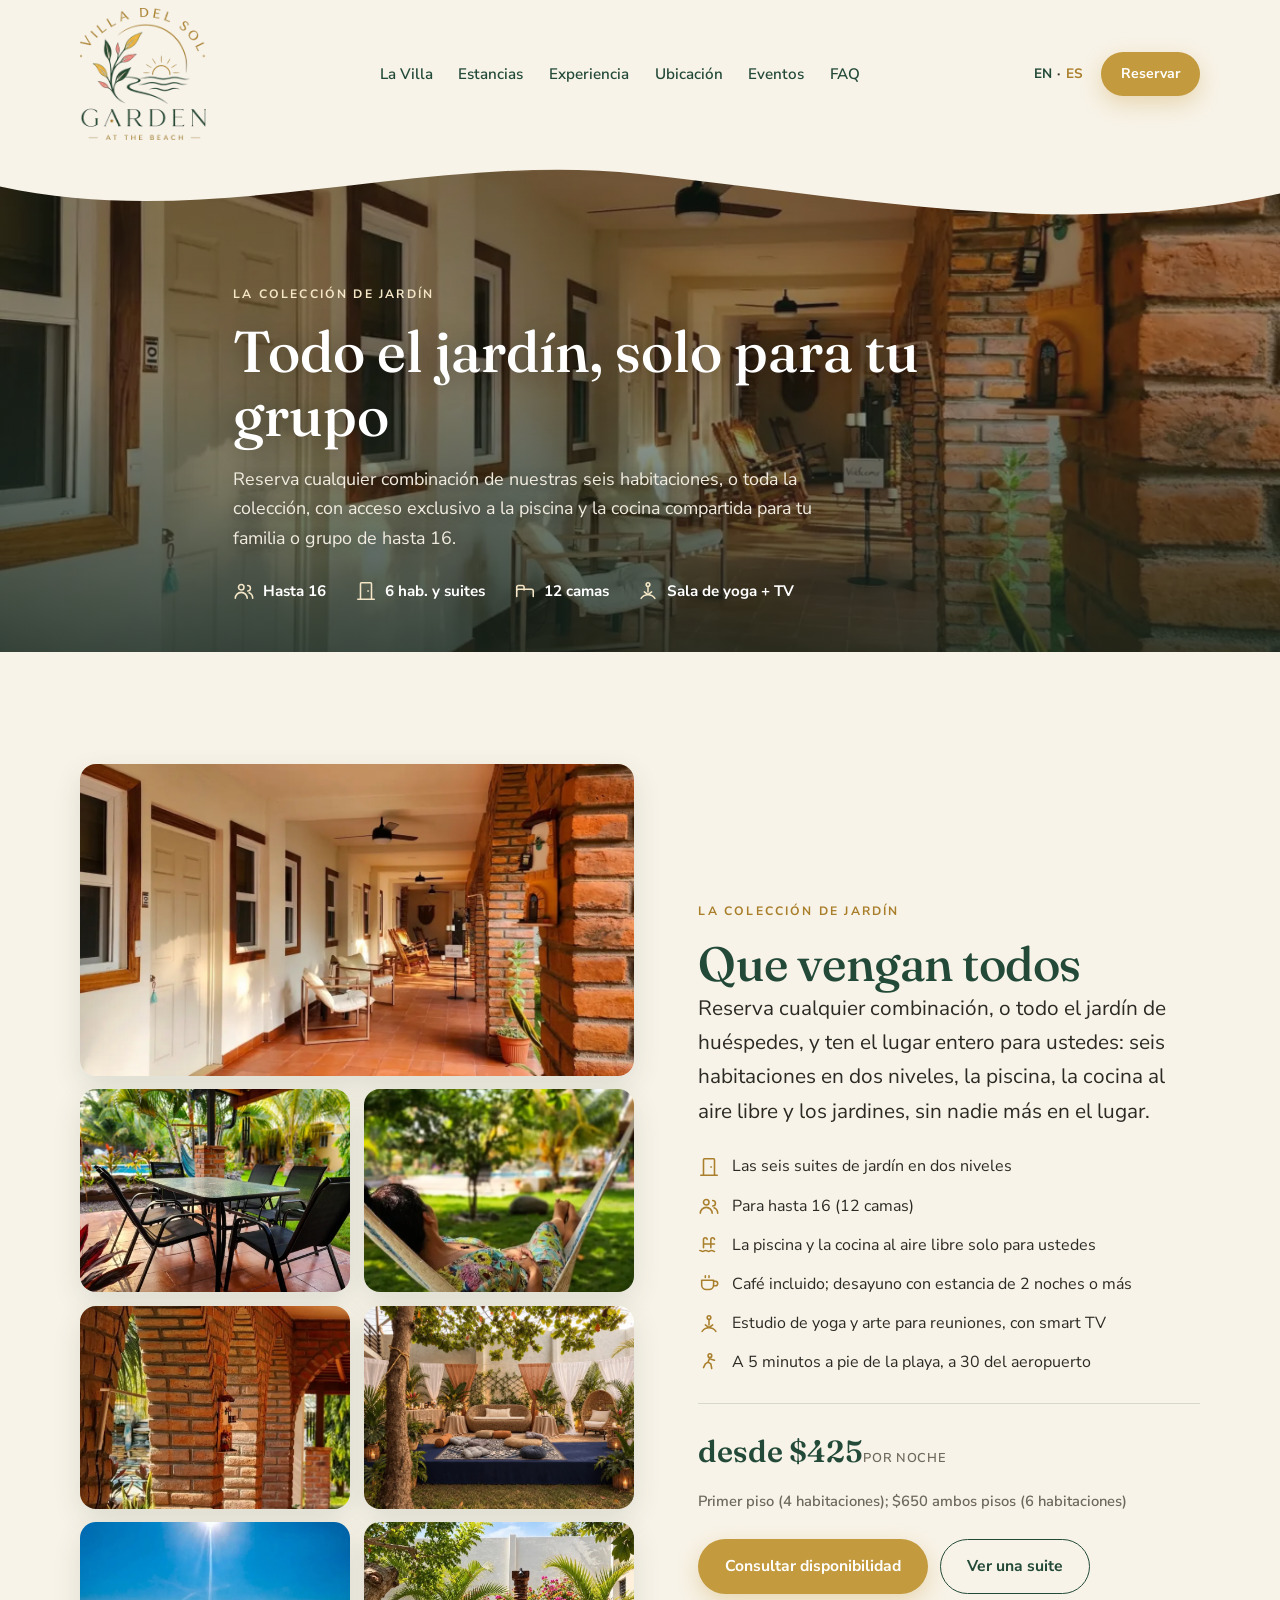
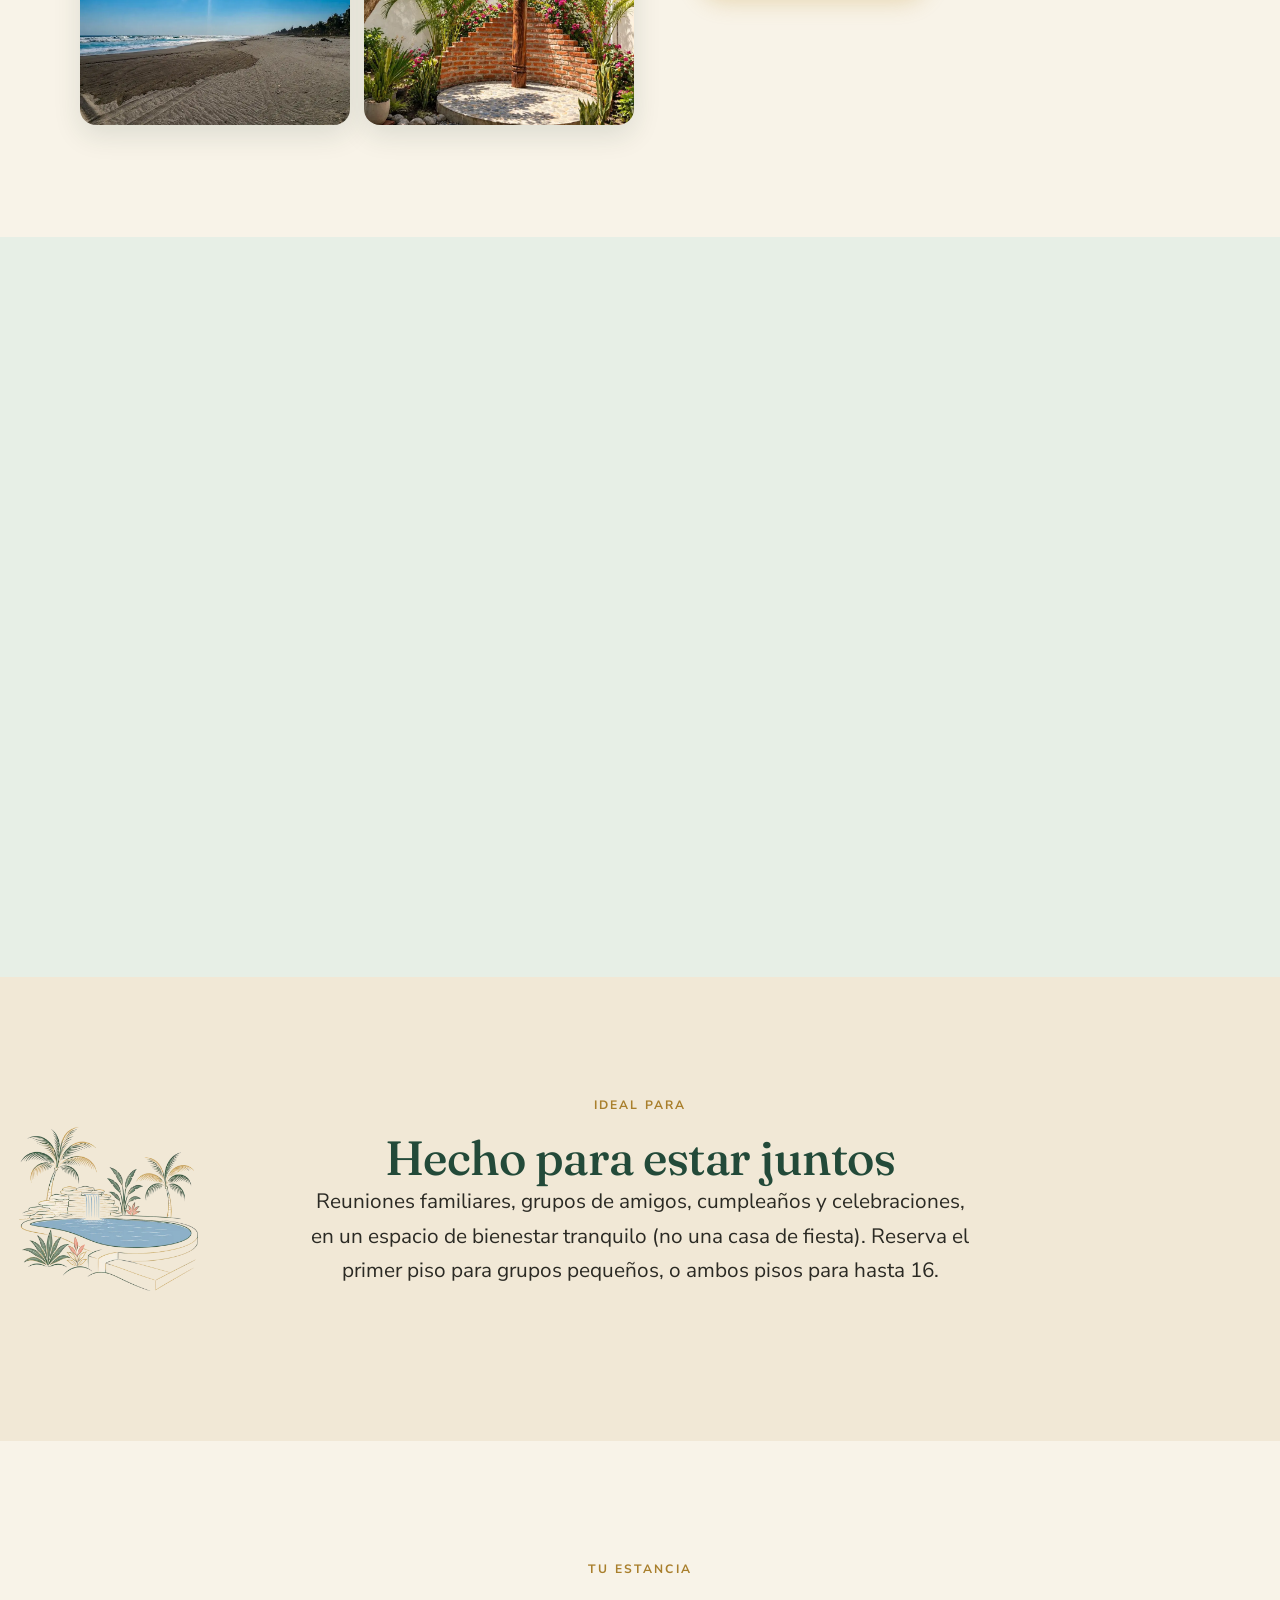
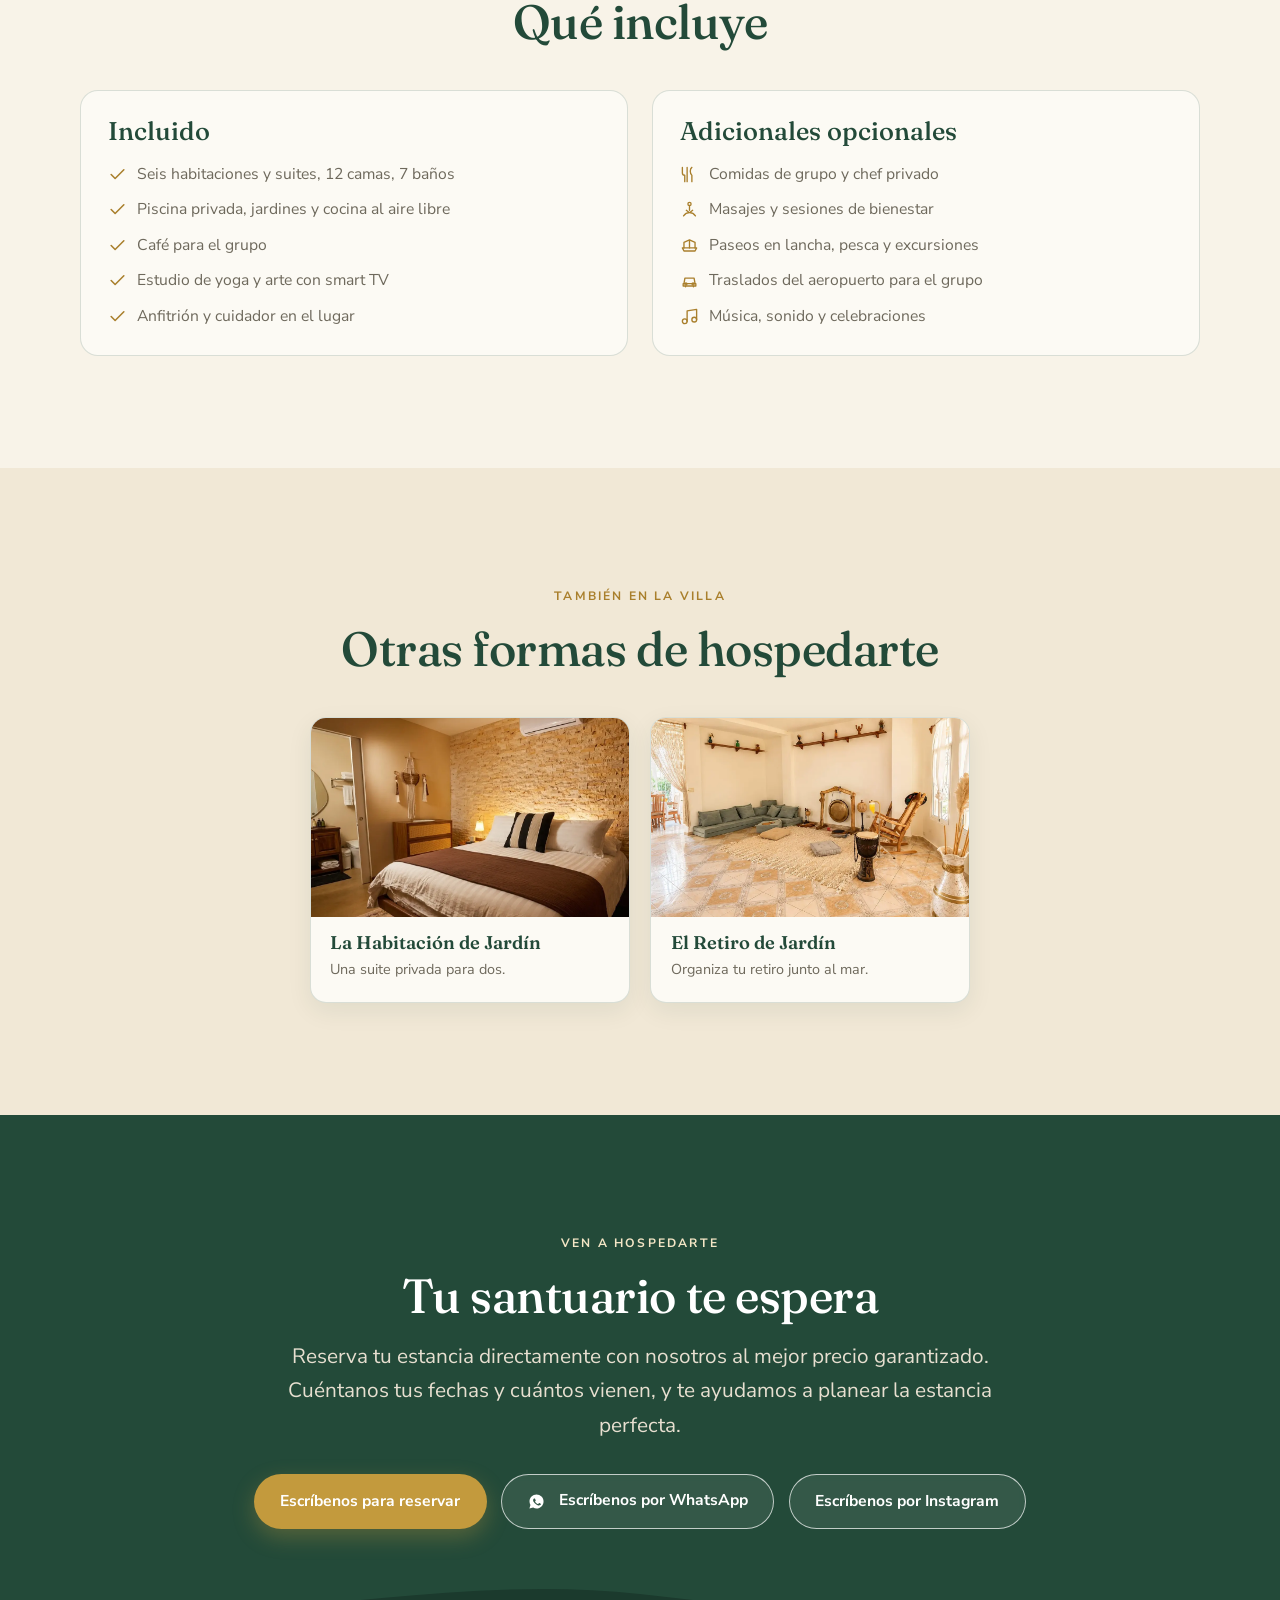
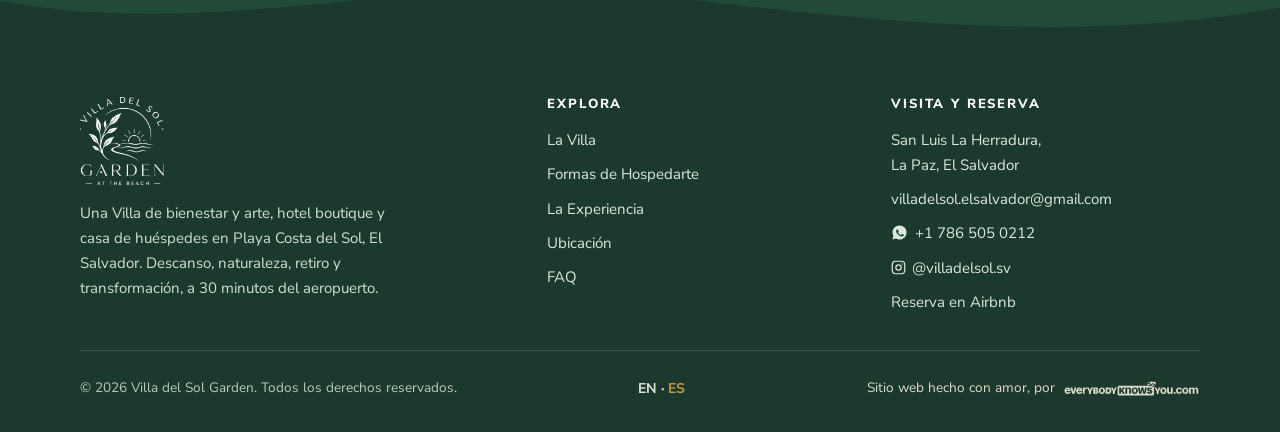
<file: es/family.html>
<!DOCTYPE html>
<html lang="es">
<head>
<meta charset="UTF-8">
<meta name="viewport" content="width=device-width, initial-scale=1.0">
<title>La Colecci&oacute;n de Jard&iacute;n, Toda la Villa para tu Grupo</title>
<meta name="description" content="Reserva las seis suites de Villa del Sol Garden para hasta 16 personas, desde $425 la noche, a 30 minutos del aeropuerto en El Salvador.">
<link rel="canonical" href="https://villadelsolsv.com/es/family.html">
<link rel="alternate" hreflang="en" href="https://villadelsolsv.com/family.html">
<link rel="alternate" hreflang="es" href="https://villadelsolsv.com/es/family.html">
<link rel="alternate" hreflang="x-default" href="https://villadelsolsv.com/family.html">
<meta property="og:title" content="La Colecci&oacute;n de Jard&iacute;n, Toda la Villa para tu Grupo">
<meta property="og:description" content="Reserva las seis suites de Villa del Sol Garden para hasta 16 personas, desde $425 la noche, a 30 minutos del aeropuerto en El Salvador.">
<meta property="og:type" content="website">
<meta property="og:url" content="https://villadelsolsv.com/es/family.html">
<meta property="og:image" content="https://villadelsolsv.com/assets/images/social-share/social-share-villa-del-sol-garden-villadelsolsv.com.jpg">
<meta property="og:image:width" content="1200">
<meta property="og:image:height" content="630">
<meta property="og:site_name" content="Villa del Sol Garden">
<meta property="og:locale" content="es_SV">
<meta property="og:locale:alternate" content="en_US">
<meta name="twitter:card" content="summary_large_image">
<meta name="twitter:title" content="La Colecci&oacute;n de Jard&iacute;n, Toda la Villa para tu Grupo">
<meta name="twitter:description" content="Reserva las seis suites de Villa del Sol Garden para hasta 16 personas, desde $425 la noche, a 30 minutos del aeropuerto en El Salvador.">
<meta name="twitter:image" content="https://villadelsolsv.com/assets/images/social-share/social-share-villa-del-sol-garden-villadelsolsv.com.jpg">
<meta name="robots" content="index, follow, max-image-preview:large, max-snippet:-1, max-video-preview:-1">
<meta name="author" content="Villa del Sol Garden">
<meta name="theme-color" content="#234A39">
<meta name="geo.region" content="SV">
<meta name="geo.placename" content="La Herradura, La Paz, El Salvador">
<link rel="icon" href="../favicon.ico" sizes="any">
<link rel="icon" type="image/png" sizes="32x32" href="../favicon-32x32.png">
<link rel="apple-touch-icon" sizes="180x180" href="../apple-touch-icon.png">
<link rel="manifest" href="../site.webmanifest">
<link rel="alternate" type="text/plain" title="llms.txt" href="https://villadelsolsv.com/llms.txt">
<link rel="preconnect" href="https://fonts.googleapis.com">
<link rel="preconnect" href="https://fonts.gstatic.com" crossorigin>
<link rel="preload" as="style" href="https://fonts.googleapis.com/css2?family=Fraunces:ital,wght@0,400;0,500;0,600;1,400&amp;family=Nunito+Sans:wght@400;600;700;800&amp;display=swap">
<link rel="stylesheet" href="https://fonts.googleapis.com/css2?family=Fraunces:ital,wght@0,400;0,500;0,600;1,400&amp;family=Nunito+Sans:wght@400;600;700;800&amp;display=swap" media="print" onload="this.media='all'">
<noscript><link rel="stylesheet" href="https://fonts.googleapis.com/css2?family=Fraunces:ital,wght@0,400;0,500;0,600;1,400&amp;family=Nunito+Sans:wght@400;600;700;800&amp;display=swap"></noscript>
<link rel="stylesheet" href="../assets/css/tokens.css">
<link rel="stylesheet" href="../assets/css/styles.css">
<script type="application/ld+json">{"@context":"https://schema.org","@type":"BreadcrumbList","itemListElement":[{"@type":"ListItem","position":1,"name":"Inicio","item":"https://villadelsolsv.com/es/"},{"@type":"ListItem","position":2,"name":"La Colecci&oacute;n de Jard&iacute;n","item":"https://villadelsolsv.com/es/family.html"}]}</script>
</head>
<body>
<header class="site-header"><div class="wrap"><nav class="nav" aria-label="Main">
<a class="brand" href="index.html" aria-label="Inicio de Villa del Sol Garden"><img src="../assets/images/logos/logo-villa-del-sol-garden-transparent-villadelsolsv.com.webp" alt="Villa del Sol Garden logo" width="132" height="140"><span class="brand-name">Villa del Sol Garden<small>Junto a la Playa</small></span></a>
<ul class="nav-links"><li><a href="index.html#villa">La Villa</a></li><li><a href="index.html#stays">Estancias</a></li><li><a href="index.html#experience">Experiencia</a></li><li><a href="index.html#location">Ubicaci&oacute;n</a></li><li><a href="retreat.html#events">Eventos</a></li><li><a href="faq.html">FAQ</a></li></ul>
<div class="nav-right"><div class="lang"><a href="../family.html">EN</a> &middot; <span class="active">ES</span></div><a class="btn btn-gold btn-sm" href="index.html#book">Reservar</a><button class="nav-toggle" aria-label="Menu" aria-expanded="false"><span></span><span></span><span></span></button></div>
</nav></div></header>
<main><section class="page-hero"><div class="page-hero__media"><img src="../assets/images/rooms/family-garden-collection-villa-del-sol-villadelsolsv.com.webp" alt="La Colecci&oacute;n de Jard&iacute;n en Villa del Sol Garden"></div><div class="hero-wave" aria-hidden="true"><svg viewBox="0 0 1440 100" preserveAspectRatio="none"><path d="M0,44 C240,96 480,4 720,30 C960,56 1200,104 1440,52 L1440,0 L0,0 Z"></path></svg></div><div class="wrap"><span class="eyebrow">La Colecci&oacute;n de Jard&iacute;n</span><h1>Todo el jard&iacute;n, solo para tu grupo</h1><p>Reserva cualquier combinaci&oacute;n de nuestras seis habitaciones, o toda la colecci&oacute;n, con acceso exclusivo a la piscina y la cocina compartida para tu familia o grupo de hasta 16.</p><div class="page-hero__facts"><span><svg viewBox="0 0 24 24" fill="none" stroke="currentColor" stroke-width="1.7" stroke-linecap="round" stroke-linejoin="round"><circle cx="9" cy="8" r="3"/><path d="M2.5 20a6.5 6.5 0 0 1 13 0M16 6a3 3 0 0 1 0 6M21.5 20a6.5 6.5 0 0 0-4-6"/></svg>Hasta 16</span><span><svg viewBox="0 0 24 24" fill="none" stroke="currentColor" stroke-width="1.7" stroke-linecap="round" stroke-linejoin="round"><path d="M3 21h18M6 21V4a1 1 0 0 1 1-1h10a1 1 0 0 1 1 1v17"/><path d="M14 12h.6"/></svg>6 hab. y suites</span><span><svg viewBox="0 0 24 24" fill="none" stroke="currentColor" stroke-width="1.7" stroke-linecap="round" stroke-linejoin="round"><path d="M3 18v-6a2 2 0 0 1 2-2h14a2 2 0 0 1 2 2v6M3 18v-9M21 18v-3M3 12V8a2 2 0 0 1 2-2h4a2 2 0 0 1 2 2v3"/></svg>12 camas</span><span><svg viewBox="0 0 24 24" fill="none" stroke="currentColor" stroke-width="1.7" stroke-linecap="round" stroke-linejoin="round"><circle cx="12" cy="5" r="2"/><path d="M12 8v5M4.5 20c2-3 4.7-4 7.5-4s5.5 1 7.5 4M8 13l4 3 4-3"/></svg>Sala de yoga + TV</span></div></div></section>
<section class="section"><div class="wrap"><div class="detail-grid rev"><div class="detail-copy reveal"><span class="eyebrow">La Colecci&oacute;n de Jard&iacute;n</span><h2>Que vengan todos</h2><p class="lead">Reserva cualquier combinaci&oacute;n, o todo el jard&iacute;n de hu&eacute;spedes, y ten el lugar entero para ustedes: seis habitaciones en dos niveles, la piscina, la cocina al aire libre y los jardines, sin nadie m&aacute;s en el lugar.</p><ul class="feature-list"><li><svg viewBox="0 0 24 24" fill="none" stroke="currentColor" stroke-width="1.7" stroke-linecap="round" stroke-linejoin="round"><path d="M3 21h18M6 21V4a1 1 0 0 1 1-1h10a1 1 0 0 1 1 1v17"/><path d="M14 12h.6"/></svg><span>Las seis suites de jard&iacute;n en dos niveles</span></li><li><svg viewBox="0 0 24 24" fill="none" stroke="currentColor" stroke-width="1.7" stroke-linecap="round" stroke-linejoin="round"><circle cx="9" cy="8" r="3"/><path d="M2.5 20a6.5 6.5 0 0 1 13 0M16 6a3 3 0 0 1 0 6M21.5 20a6.5 6.5 0 0 0-4-6"/></svg><span>Para hasta 16 (12 camas)</span></li><li><svg viewBox="0 0 24 24" fill="none" stroke="currentColor" stroke-width="1.7" stroke-linecap="round" stroke-linejoin="round"><path d="M2 18c1.6 0 1.6 1 3.2 1s1.6-1 3.2-1 1.6 1 3.2 1 1.6-1 3.2-1 1.6 1 3.2 1"/><path d="M6 15V6a2 2 0 0 1 4 0M14 15V6a2 2 0 0 1 4 0M6 11h12"/></svg><span>La piscina y la cocina al aire libre solo para ustedes</span></li><li><svg viewBox="0 0 24 24" fill="none" stroke="currentColor" stroke-width="1.7" stroke-linecap="round" stroke-linejoin="round"><path d="M4 8h13v5a5 5 0 0 1-5 5H9a5 5 0 0 1-5-5V8Z"/><path d="M17 9h2a2 2 0 0 1 0 5h-2M8 3v2M12 3v2"/></svg><span>Caf&eacute; incluido; desayuno con estancia de 2 noches o m&aacute;s</span></li><li><svg viewBox="0 0 24 24" fill="none" stroke="currentColor" stroke-width="1.7" stroke-linecap="round" stroke-linejoin="round"><circle cx="12" cy="5" r="2"/><path d="M12 8v5M4.5 20c2-3 4.7-4 7.5-4s5.5 1 7.5 4M8 13l4 3 4-3"/></svg><span>Estudio de yoga y arte para reuniones, con smart TV</span></li><li><svg viewBox="0 0 24 24" fill="none" stroke="currentColor" stroke-width="1.7" stroke-linecap="round" stroke-linejoin="round"><circle cx="13" cy="4" r="2"/><path d="M13 6l-2 5 3 2 1 5M11 11l-3 2-2 4M14 8l4 1"/></svg><span>A 5 minutos a pie de la playa, a 30 del aeropuerto</span></li></ul><div class="price-line"><span class="amt">desde $425<small>por noche</small></span><span class="cap-n">Primer piso (4 habitaciones); $650 ambos pisos (6 habitaciones)</span></div><div class="detail-actions"><a class="btn btn-gold" href="index.html#book">Consultar disponibilidad</a><a class="btn btn-outline" href="single.html">Ver una suite</a></div></div><div class="mini-gallery reveal"><img src="../assets/images/rooms/family-garden-collection-villa-del-sol-villadelsolsv.com.webp" alt="El jard&iacute;n para un grupo" loading="lazy"><img src="../assets/images/gallery/kitchen-villa-del-sol-villadelsolsv.com.webp" alt="Cocina comunitaria" loading="lazy"><img src="../assets/images/gallery/villa-3-villa-del-sol-villadelsolsv.com.webp" alt="Terraza" loading="lazy"><img src="../assets/images/gallery/villa-pool-garden-villa-del-sol-villadelsolsv.com.webp" alt="Piscina" loading="lazy"><img src="../assets/images/rooms/retreat-sala-outdoor-villa-del-sol-villadelsolsv.com.webp" alt="La sala-jard&iacute;n al aire libre con el deck azul, el sof&aacute; y cojines en Villa del Sol Garden" loading="lazy"><img src="../assets/images/gallery/family-5-villa-del-sol-villadelsolsv.com.webp" alt="Todo el grupo reunido en Villa del Sol Garden" loading="lazy"><img src="../assets/images/rooms/outdoor-shower-villa-del-sol-villadelsolsv.com.webp" alt="La ducha exterior del jard&iacute;n, sobre piedras de r&iacute;o entre ladrillo y buganvilia" loading="lazy"></div></div></section>
<section class="section section--videos"><div class="wrap"><div class="sec-head center reveal"><span class="eyebrow">Un Vistazo</span><h2>Toda la Villa en movimiento</h2><p class="lead">Algunos momentos por el jard&iacute;n, la piscina y los espacios compartidos.</p></div><div class="vid-strip reveal"><video class="strip-video" muted loop playsinline autoplay preload="none" aria-label="El jard&iacute;n y la piscina en Villa del Sol Garden" poster="../assets/images/rooms/family-video-1-poster-villa-del-sol-villadelsolsv.com.webp"><source src="../assets/video/family-video-1-villa-del-sol-villadelsolsv.com.mp4" type="video/mp4"></video><video class="strip-video" muted loop playsinline autoplay preload="none" aria-label="Los espacios compartidos de la Villa" poster="../assets/images/rooms/family-video-2-poster-villa-del-sol-villadelsolsv.com.webp"><source src="../assets/video/family-video-2-villa-del-sol-villadelsolsv.com.mp4" type="video/mp4"></video><video class="strip-video" muted loop playsinline autoplay preload="none" aria-label="Alrededor de toda la Villa" poster="../assets/images/rooms/family-video-3-poster-villa-del-sol-villadelsolsv.com.webp"><source src="../assets/video/family-video-3-villa-del-sol-villadelsolsv.com.mp4" type="video/mp4"></video></div></div></section>
<section class="section section--surface"><div class="motif motif--left" aria-hidden="true"><img src="../assets/images/decor/decor-swimming-pool-villa-del-sol-villadelsolsv.com.webp" alt="" loading="lazy"></div><div class="wrap"><div class="sec-head center reveal"><span class="eyebrow">Ideal Para</span><h2>Hecho para estar juntos</h2><p class="lead">Reuniones familiares, grupos de amigos, cumplea&ntilde;os y celebraciones, en un espacio de bienestar tranquilo (no una casa de fiesta). Reserva el primer piso para grupos peque&ntilde;os, o ambos pisos para hasta 16.</p></div></div></section>
<section class="section"><div class="wrap"><div class="sec-head center reveal"><span class="eyebrow">Tu Estancia</span><h2>Qu&eacute; incluye</h2></div><div class="two-cards reveal"><div class="info-card"><h3>Incluido</h3><ul><li><svg viewBox="0 0 24 24" fill="none" stroke="currentColor" stroke-width="2" stroke-linecap="round" stroke-linejoin="round"><path d="M20 6 9 17l-5-5"/></svg><span>Seis habitaciones y suites, 12 camas, 7 ba&ntilde;os</span></li><li><svg viewBox="0 0 24 24" fill="none" stroke="currentColor" stroke-width="2" stroke-linecap="round" stroke-linejoin="round"><path d="M20 6 9 17l-5-5"/></svg><span>Piscina privada, jardines y cocina al aire libre</span></li><li><svg viewBox="0 0 24 24" fill="none" stroke="currentColor" stroke-width="2" stroke-linecap="round" stroke-linejoin="round"><path d="M20 6 9 17l-5-5"/></svg><span>Caf&eacute; para el grupo</span></li><li><svg viewBox="0 0 24 24" fill="none" stroke="currentColor" stroke-width="2" stroke-linecap="round" stroke-linejoin="round"><path d="M20 6 9 17l-5-5"/></svg><span>Estudio de yoga y arte con smart TV</span></li><li><svg viewBox="0 0 24 24" fill="none" stroke="currentColor" stroke-width="2" stroke-linecap="round" stroke-linejoin="round"><path d="M20 6 9 17l-5-5"/></svg><span>Anfitri&oacute;n y cuidador en el lugar</span></li></ul></div><div class="info-card"><h3>Adicionales opcionales</h3><ul><li><svg viewBox="0 0 24 24" fill="none" stroke="currentColor" stroke-width="1.7" stroke-linecap="round" stroke-linejoin="round"><path d="M3 3v7a3 3 0 0 0 3 3v8M9 3v18M15 3c-1.5 1-2 3-2 5s.5 4 2 5v8"/></svg><span>Comidas de grupo y chef privado</span></li><li><svg viewBox="0 0 24 24" fill="none" stroke="currentColor" stroke-width="1.7" stroke-linecap="round" stroke-linejoin="round"><circle cx="12" cy="5" r="2"/><path d="M12 8v5M4.5 20c2-3 4.7-4 7.5-4s5.5 1 7.5 4M8 13l4 3 4-3"/></svg><span>Masajes y sesiones de bienestar</span></li><li><svg viewBox="0 0 24 24" fill="none" stroke="currentColor" stroke-width="1.7" stroke-linecap="round" stroke-linejoin="round"><path d="M3 15h18l-2 4H5l-2-4Z"/><path d="M5 15V8l7-3 7 3v7M12 5v10"/></svg><span>Paseos en lancha, pesca y excursiones</span></li><li><svg viewBox="0 0 24 24" fill="none" stroke="currentColor" stroke-width="1.7" stroke-linecap="round" stroke-linejoin="round"><path d="M5 16 6.2 9h11.6L19 16M4 16h16v3H4zM7 19v1M17 19v1"/><circle cx="7.5" cy="16.5" r="1.3"/><circle cx="16.5" cy="16.5" r="1.3"/></svg><span>Traslados del aeropuerto para el grupo</span></li><li><svg viewBox="0 0 24 24" fill="none" stroke="currentColor" stroke-width="1.7" stroke-linecap="round" stroke-linejoin="round"><path d="M9 18V5l12-2v13"/><circle cx="6" cy="18" r="3"/><circle cx="18" cy="16" r="3"/></svg><span>M&uacute;sica, sonido y celebraciones</span></li></ul></div></div></section>
<section class="section section--surface"><div class="wrap"><div class="sec-head center reveal"><span class="eyebrow">Tambi&eacute;n en la Villa</span><h2>Otras formas de hospedarte</h2></div><div class="other-stays other-stays--two reveal"><a class="mini-stay" href="single.html"><img src="../assets/images/rooms/single-garden-room-villa-del-sol-villadelsolsv.com.webp" alt="La Habitaci&oacute;n de Jard&iacute;n" loading="lazy"><div class="b"><h4>La Habitaci&oacute;n de Jard&iacute;n</h4><p>Una suite privada para dos.</p></div></a><a class="mini-stay" href="retreat.html"><img src="../assets/images/rooms/garden-retreat-villa-del-sol-villadelsolsv.com.webp" alt="El Retiro de Jard&iacute;n" loading="lazy"><div class="b"><h4>El Retiro de Jard&iacute;n</h4><p>Organiza tu retiro junto al mar.</p></div></a></div></section>
<section class="section book"><div class="leaf-flock gold on-dark" data-n="10" aria-hidden="true"></div><div class="wrap"><div class="reveal"><span class="eyebrow">Ven a Hospedarte</span><h2>Tu santuario te espera</h2><p class="lead">Reserva tu estancia directamente con nosotros al mejor precio garantizado. Cu&eacute;ntanos tus fechas y cu&aacute;ntos vienen, y te ayudamos a planear la estancia perfecta.</p><div class="book-cta"><a class="btn btn-gold" href="mailto:villadelsol.elsalvador@gmail.com?subject=Consulta%20-%20Villa%20del%20Sol%20Garden">Escr&iacute;benos para reservar</a><a class="btn btn-ghost" href="https://wa.me/17865050212" target="_blank" rel="noopener"><svg viewBox="0 0 24 24" width="17" height="17" fill="currentColor" style="vertical-align:-3px;margin-right:.4rem"><path d="M12.04 2C6.58 2 2.13 6.45 2.13 11.91c0 1.75.46 3.45 1.32 4.95L2 22l5.25-1.38a9.9 9.9 0 0 0 4.79 1.22c5.46 0 9.91-4.45 9.91-9.91 0-2.65-1.03-5.14-2.9-7.01A9.82 9.82 0 0 0 12.04 2zm5.8 14.13c-.24.68-1.42 1.31-1.95 1.35-.5.05-.5.4-3.15-.66-2.66-1.05-4.32-3.77-4.45-3.95-.13-.18-1.06-1.41-1.06-2.69 0-1.28.67-1.9.91-2.17.24-.26.52-.33.7-.33.17 0 .35 0 .5.01.16.01.38-.06.59.45.24.58.79 2 .86 2.14.07.14.12.31.02.49-.09.18-.14.29-.28.45-.14.16-.29.35-.42.47-.14.14-.28.29-.12.57.16.28.72 1.19 1.55 1.93 1.06.95 1.96 1.24 2.24 1.38.28.14.44.12.61-.07.17-.19.7-.82.89-1.1.18-.28.37-.23.61-.14.24.09 1.55.73 1.82.86.27.14.44.2.51.32.07.11.07.66-.17 1.34z"/></svg>Escr&iacute;benos por WhatsApp</a><a class="btn btn-ghost" href="https://www.instagram.com/villadelsol.sv" target="_blank" rel="noopener">Escr&iacute;benos por Instagram</a></div></div></div></section>
</main><footer class="site-footer"><div class="footer-wave" aria-hidden="true"><svg viewBox="0 0 1440 90" preserveAspectRatio="none"><path d="M0,42 C240,90 480,6 720,34 C960,62 1200,96 1440,50 L1440,90 L0,90 Z"></path></svg></div><div class="wrap"><div class="footer-top">
<div class="footer-brand"><img src="../assets/images/logos/logo-villa-del-sol-garden-white-villadelsolsv.com.webp" alt="Villa del Sol Garden logo" width="140" height="140"><p>Una Villa de bienestar y arte, hotel boutique y casa de hu&eacute;spedes en Playa Costa del Sol, El Salvador. Descanso, naturaleza, retiro y transformaci&oacute;n, a 30 minutos del aeropuerto.</p></div>
<div class="footer-col"><h4>Explora</h4><ul><li><a href="index.html#villa">La Villa</a></li><li><a href="index.html#stays">Formas de Hospedarte</a></li><li><a href="index.html#experience">La Experiencia</a></li><li><a href="index.html#location">Ubicaci&oacute;n</a></li><li><a href="faq.html">FAQ</a></li></ul></div>
<div class="footer-col"><h4>Visita y Reserva</h4><ul><li>San Luis La Herradura,<br>La Paz, El Salvador</li><li><a href="mailto:villadelsol.elsalvador@gmail.com">villadelsol.elsalvador@gmail.com</a></li><li><a href="https://wa.me/17865050212" target="_blank" rel="noopener"><svg viewBox="0 0 24 24" width="17" height="17" fill="currentColor" style="vertical-align:-3px;margin-right:.4rem"><path d="M12.04 2C6.58 2 2.13 6.45 2.13 11.91c0 1.75.46 3.45 1.32 4.95L2 22l5.25-1.38a9.9 9.9 0 0 0 4.79 1.22c5.46 0 9.91-4.45 9.91-9.91 0-2.65-1.03-5.14-2.9-7.01A9.82 9.82 0 0 0 12.04 2zm5.8 14.13c-.24.68-1.42 1.31-1.95 1.35-.5.05-.5.4-3.15-.66-2.66-1.05-4.32-3.77-4.45-3.95-.13-.18-1.06-1.41-1.06-2.69 0-1.28.67-1.9.91-2.17.24-.26.52-.33.7-.33.17 0 .35 0 .5.01.16.01.38-.06.59.45.24.58.79 2 .86 2.14.07.14.12.31.02.49-.09.18-.14.29-.28.45-.14.16-.29.35-.42.47-.14.14-.28.29-.12.57.16.28.72 1.19 1.55 1.93 1.06.95 1.96 1.24 2.24 1.38.28.14.44.12.61-.07.17-.19.7-.82.89-1.1.18-.28.37-.23.61-.14.24.09 1.55.73 1.82.86.27.14.44.2.51.32.07.11.07.66-.17 1.34z"/></svg>+1 786 505 0212</a></li><li><a href="https://www.instagram.com/villadelsol.sv" target="_blank" rel="noopener"><svg viewBox="0 0 24 24" width="15" height="15" fill="none" stroke="currentColor" stroke-width="1.9" style="vertical-align:-2px;margin-right:.35rem"><rect x="2" y="2" width="20" height="20" rx="5.5"/><circle cx="12" cy="12" r="4.2"/><circle cx="17.6" cy="6.4" r="1.1" fill="currentColor" stroke="none"/></svg>@villadelsol.sv</a></li><li><a href="https://www.airbnb.com/rooms/1538525863498838806" target="_blank" rel="noopener">Reserva en Airbnb</a></li></ul></div>
</div><div class="footer-bottom"><small>&copy; 2026 Villa del Sol Garden. Todos los derechos reservados.</small><span class="footer-lang"><a href="#">EN</a> &middot; <span class="active">ES</span></span><a class="eky-credit" href="https://everybodyknowsyou.com" target="_blank" rel="noopener" aria-label="Sitio web hecho con amor por everybodyknowsyou.com"><span class="eky-credit__text">Sitio web hecho con amor, por</span><svg role="img" aria-label="everybodyknowsyou.com" id="Layer_1" data-name="Layer 1" xmlns="http://www.w3.org/2000/svg" viewBox="0 0 1296.95 160.34">
  <defs>
    <style>
            .cls-1 { fill: var(--eky-bg, #ffffff); }
      .cls-2 { fill: var(--eky-fg, currentColor); }
    </style>
  </defs>
  <g>
    <g>
      <g>
        <rect class="cls-2" x="515.16" y="55.21" width="342.62" height="90.52" rx="12" ry="12"/>
        <path class="cls-1" d="M530.13,71.12h16.6v15.46l-.24,6.96h.32l3.32-4.61,15.14-17.81h19.83l-22.02,25.02,22.18,33.68h-19.92l-13.76-20.73-4.86,5.34v15.38h-16.6v-58.69Z"/>
        <path class="cls-1" d="M604.13,71.12v8.01h.32c4.53-6.23,10.53-9.23,18.54-9.23,12.47,0,18.94,7.29,18.94,22.02v37.89h-16.6v-35.3c0-7.69-2.75-10.85-8.58-10.85-7.21,0-11.82,4.7-11.82,12.14v34h-16.6v-58.69h15.79Z"/>
        <path class="cls-1" d="M647.37,100.43c0-17.57,11.09-30.52,29.31-30.52s29.31,12.95,29.31,30.52-11.09,30.6-29.31,30.6-29.31-13.03-29.31-30.6ZM688.66,100.43c0-9.8-3.81-17.16-11.98-17.16s-11.98,7.37-11.98,17.16,3.81,17.24,11.98,17.24,11.98-7.45,11.98-17.24Z"/>
        <path class="cls-1" d="M705.66,71.12h17.57l6.64,35.62c.41,2.02.73,4.86,1.14,6.88h.32l1.21-6.88,6.88-35.62h18.54l7.45,35.62,1.29,6.88h.32l1.05-6.88,5.99-35.62h17.24l-13.28,58.69h-21.53l-6.64-32.38-1.29-6.88h-.32l-1.21,6.88-6.56,32.38h-21.45l-13.36-58.69Z"/>
        <path class="cls-1" d="M791.81,110.79l17-.08c.57,4.78,3.72,7.53,9.31,7.53,4.61,0,7.85-1.7,7.85-5.26,0-2.67-1.78-4.37-5.59-5.26l-14.09-3.24c-8.98-2.02-13.84-7.77-13.84-16.27,0-11.5,8.99-18.3,24.69-18.3,14.65,0,23.56,6.96,23.8,18.05h-17c-.49-3.32-2.67-5.67-7.69-5.67-4.37,0-7.21,1.54-7.21,4.61,0,2.43,1.7,3.81,5.59,4.7l14.09,3.24c9.23,2.1,14.09,8.18,14.09,16.84,0,12.71-10.28,19.35-24.77,19.35-16.19,0-25.99-7.77-26.23-20.24Z"/>
      </g>
      <g>
        <path class="cls-2" d="M918.06,100.39c0-17.57,11.09-30.52,29.31-30.52s29.31,12.95,29.31,30.52-11.09,30.6-29.31,30.6-29.31-13.03-29.31-30.6ZM959.34,100.39c0-9.8-3.81-17.16-11.98-17.16s-11.98,7.37-11.98,17.16,3.81,17.24,11.98,17.24,11.98-7.45,11.98-17.24Z"/>
        <path class="cls-2" d="M1018.85,129.78v-7.85h-.32c-4.61,6.15-10.52,9.07-17.89,9.07-11.98,0-18.46-7.29-18.46-21.94v-37.97h16.6v35.38c0,7.69,2.83,10.77,8.18,10.77,6.56,0,11.09-4.61,11.09-12.63v-33.52h16.6v58.69h-15.79Z"/>
        <path class="cls-2" d="M884.01,109.52l-20.4-38.4h17.84l8.26,17.75c.99,2.06,1.9,4.96,2.89,7.02h.33c.91-2.06,1.82-4.96,2.72-7.02l7.85-17.75h17.51l-20.07,38.57v21.31h-16.93v-21.47Z"/>
      </g>
      <g>
        <path class="cls-2" d="M14.66,100.39c0-17.97,10.85-30.52,29.55-30.52s28.01,12.47,27.36,34.41h-39.35c.89,8.91,4.53,14.01,11.66,14.01,5.67,0,9.31-3,10.44-8.5h16.76c-2.19,13.28-12.31,21.21-26.88,21.21-18.7,0-29.55-12.63-29.55-30.6ZM54.58,92.54c-1.05-6.56-4.78-9.96-10.36-9.96s-9.8,3.64-11.42,9.96h21.78Z"/>
        <path class="cls-2" d="M69.8,71.09h17.49l9.47,35.62c.57,2.02,1.05,4.86,1.62,6.88h.32l1.54-6.88,8.99-35.62h17.16l-17.81,58.69h-21.13l-17.65-58.69Z"/>
        <path class="cls-2" d="M124.69,100.39c0-17.97,10.85-30.52,29.55-30.52s28.01,12.47,27.36,34.41h-39.35c.89,8.91,4.53,14.01,11.66,14.01,5.67,0,9.31-3,10.44-8.5h16.76c-2.19,13.28-12.31,21.21-26.88,21.21-18.7,0-29.55-12.63-29.55-30.6ZM164.61,92.54c-1.05-6.56-4.78-9.96-10.36-9.96s-9.8,3.64-11.42,9.96h21.78Z"/>
        <path class="cls-2" d="M187.44,71.09h15.46v9.47h.32c3.64-7.37,8.74-10.69,15.71-10.69,1.86,0,3.56.24,5.1.81v15.79h-.32c-1.7-.49-3.24-.73-5.18-.73-9.15,0-14.49,5.42-14.49,16.11v27.93h-16.6v-58.69Z"/>
        <path class="cls-2" d="M285.57,71.09h26.15c13.52,0,20.97,5.42,20.97,14.82,0,6.15-3.08,10.36-9.96,12.39v.32c8.02,1.46,12.23,6.23,12.23,13.84,0,10.52-8.42,17.33-21.7,17.33h-27.69v-58.69ZM316.66,88.82c0-3.64-2.02-5.18-6.56-5.18h-7.93v10.77h7.93c4.37,0,6.56-1.86,6.56-5.59ZM318.6,111.24c0-3.81-2.27-5.99-6.88-5.99h-9.55v11.98h9.63c4.45,0,6.8-2.19,6.8-5.99Z"/>
        <path class="cls-2" d="M337.95,100.39c0-17.57,11.09-30.52,29.31-30.52s29.31,12.95,29.31,30.52-11.09,30.6-29.31,30.6-29.31-13.03-29.31-30.6ZM379.24,100.39c0-9.8-3.8-17.16-11.98-17.16s-11.98,7.37-11.98,17.16,3.8,17.24,11.98,17.24,11.98-7.45,11.98-17.24Z"/>
        <path class="cls-2" d="M402.08,71.09h24.13c18.62,0,29.63,10.36,29.63,29.31s-11.01,29.39-29.63,29.39h-24.13v-58.69ZM438.99,100.39c0-10.77-5.83-16.19-13.36-16.19h-6.96v32.46h6.96c7.53,0,13.36-5.51,13.36-16.27Z"/>
        <path class="cls-2" d="M471.04,109.52l-20.4-38.4h17.84l8.26,17.75c.99,2.06,1.9,4.96,2.89,7.02h.33c.91-2.06,1.82-4.96,2.72-7.02l7.85-17.75h17.51l-20.07,38.57v21.31h-16.93v-21.47Z"/>
        <path class="cls-2" d="M245.89,109.52l-20.4-38.4h17.84l8.26,17.75c.99,2.06,1.9,4.96,2.89,7.02h.33c.91-2.06,1.82-4.96,2.72-7.02l7.85-17.75h17.51l-20.07,38.57v21.31h-16.93v-21.47Z"/>
      </g>
    </g>
    <g>
      <g>
        <path class="cls-2" d="M837.89,14.05c5.42-1.65,11.14.47,13.85,5.48.39.72,1.1,1.2,1.88,1.34.7.12,1.52-.2,2.16-.74,4.05-3.38,9.74-3.68,14.06-.7,4.24,2.92,5.92,8.22,4.35,13.25l-6.96,22.26c-2.45,8.46-9.67,14.45-18.27,15.02-8.94.6-17.2-4.68-20.36-13.03-.17-.45-.5-.62-.88-.67s-.66.09-.98.46c-5.78,6.49-15.01,8.59-23.07,5.2-7.59-3.19-12.57-10.83-12.37-19.15.21-8.44,5.67-16.24,13.97-18.77l32.61-9.94ZM844.69,65.73c8.85,1.59,17.31-4.28,18.9-13.13,1.59-8.85-4.28-17.31-13.13-18.9-8.85-1.59-17.31,4.28-18.9,13.13s4.28,17.31,13.13,18.9ZM808.72,59.25c8.85,1.59,17.31-4.28,18.9-13.13,1.59-8.85-4.28-17.31-13.13-18.9-8.85-1.59-17.31,4.28-18.9,13.13-1.59,8.85,4.28,17.31,13.13,18.9Z"/>
        <g>
          <path class="cls-1" d="M850.46,33.7c8.85,1.59,14.72,10.06,13.13,18.9-1.59,8.85-10.06,14.72-18.9,13.13-8.85-1.59-14.72-10.06-13.13-18.9s10.06-14.72,18.9-13.13Z"/>
          <path class="cls-1" d="M814.49,27.22c8.85,1.59,14.72,10.06,13.13,18.9-1.59,8.85-10.06,14.72-18.9,13.13-8.85-1.59-14.72-10.06-13.13-18.9,1.59-8.85,10.06-14.72,18.9-13.13Z"/>
        </g>
      </g>
      <g>
        <g>
          <path class="cls-2" d="M847.57,56.91c-.06-.86-.28-1.56-.42-2.47.64.65,1.19,1.16,1.91,1.66,1.12.79,2.71.42,3.44-.7.73-1.11.45-2.64-.68-3.44-.71-.5-1.52-.66-2.4-1.05,1.54-.53,3.13-1,3.41-2.57.17-.93-.14-1.9-.84-2.43-1.03-.79-2.26-.75-3.22.02-.58.46-1.06.91-1.67,1.49.18-.89.4-1.63.45-2.5.09-1.44-1.09-2.58-2.46-2.58s-2.55,1.17-2.48,2.62c.04.85.33,1.53.43,2.46-.47-.54-.95-.89-1.43-1.33-1.13-1.04-2.8-.99-3.77.19-.91,1.1-.66,2.87.58,3.67.72.46,1.49.65,2.34.99-.88.38-1.73.56-2.45,1.09-1.21.89-1.32,2.65-.36,3.69,1.04,1.12,2.62,1.06,3.73.03l1.46-1.34c-.23.92-.51,1.75-.51,2.68,0,1.41,1.2,2.5,2.56,2.45s2.46-1.22,2.37-2.6Z"/>
          <path class="cls-2" d="M847.57,56.91c.09,1.38-1.03,2.55-2.37,2.6s-2.56-1.05-2.56-2.45c0-.94.27-1.76.51-2.68l-1.46,1.34c-1.12,1.03-2.7,1.09-3.73-.03-.96-1.04-.84-2.8.36-3.69.71-.53,1.56-.71,2.45-1.09-.85-.34-1.62-.53-2.34-.99-1.24-.79-1.49-2.57-.58-3.67.97-1.17,2.64-1.23,3.77-.19.48.45.96.79,1.43,1.33-.1-.93-.38-1.61-.43-2.46-.07-1.44,1.07-2.62,2.48-2.62s2.55,1.14,2.46,2.58c-.05.87-.27,1.6-.45,2.5.61-.58,1.09-1.03,1.67-1.49.96-.77,2.19-.81,3.22-.02.7.54,1,1.5.84,2.43-.28,1.57-1.87,2.04-3.41,2.57.88.39,1.69.54,2.4,1.05,1.13.8,1.41,2.33.68,3.44-.73,1.11-2.32,1.48-3.44.7-.72-.5-1.27-1.01-1.91-1.66.14.92.37,1.62.42,2.47Z"/>
        </g>
        <g>
          <path class="cls-2" d="M810.13,50.42c.09-1.04-.23-1.92-.46-2.9.76.65,1.37,1.38,2.24,1.82,1.23.63,2.73.08,3.32-1.08s.21-2.6-.95-3.29c-.73-.43-1.51-.63-2.28-.94.71-.21,1.29-.46,1.92-.73,1.42-.61,1.98-2.23,1.25-3.55s-2.48-1.69-3.67-.79c-.67.5-1.22,1.01-1.84,1.61.23-1.08.58-2.02.43-3.07-.18-1.23-1.33-2.03-2.49-2.01s-2.27.88-2.4,2.1c-.11,1.04.22,1.91.45,2.98-.52-.57-1.04-.93-1.58-1.42-1.11-1-2.86-.89-3.77.32s-.53,2.95.79,3.67c.74.41,1.47.63,2.23.89-.85.33-1.63.52-2.35.98-1.23.78-1.49,2.47-.66,3.57s2.46,1.35,3.58.48c.64-.49,1.17-.96,1.77-1.57-.22,1.07-.56,1.95-.45,2.98.14,1.28,1.29,2.13,2.5,2.11s2.29-.84,2.41-2.17Z"/>
          <path class="cls-2" d="M810.13,50.42c-.12,1.32-1.24,2.14-2.41,2.17s-2.36-.83-2.5-2.11c-.11-1.03.23-1.91.45-2.98-.6.61-1.13,1.08-1.77,1.57-1.12.87-2.73.66-3.58-.48s-.57-2.79.66-3.57c.72-.46,1.5-.64,2.35-.98-.77-.26-1.49-.48-2.23-.89-1.32-.73-1.68-2.5-.79-3.67s2.66-1.32,3.77-.32c.54.49,1.06.85,1.58,1.42-.23-1.07-.56-1.94-.45-2.98.13-1.22,1.24-2.08,2.4-2.1s2.31.78,2.49,2.01c.15,1.05-.2,1.99-.43,3.07.62-.6,1.17-1.1,1.84-1.61,1.2-.9,2.97-.5,3.67.79s.17,2.93-1.25,3.55c-.63.27-1.21.52-1.92.73.77.32,1.55.51,2.28.94,1.16.68,1.53,2.13.95,3.29s-2.09,1.71-3.32,1.08c-.87-.44-1.48-1.17-2.24-1.82.23.98.55,1.86.46,2.9Z"/>
        </g>
      </g>
    </g>
  </g>
  <g fill="var(--eky-fg, currentColor)">
    <path d="M1046.08,112.99h15.96v16.61h-15.96v-16.61Z"/>
    <path d="M1065.91,100.33c0-17.49,11.29-30.39,29.1-30.39,13.79,0,25.15,8.06,26.36,22.41h-16.85c-.56-5.8-4.03-9.11-9.43-9.11-8.06,0-11.93,7.42-11.93,17.09s3.79,17.17,11.85,17.17c5.4,0,8.95-3.3,9.67-9.67h16.85c-1.13,14.91-12.66,22.97-26.52,22.97-18.14,0-29.1-12.98-29.1-30.47Z"/>
    <path d="M1124.75,100.33c0-17.49,11.04-30.39,29.18-30.39s29.18,12.9,29.18,30.39-11.04,30.47-29.18,30.47-29.18-12.98-29.18-30.47ZM1165.86,100.33c0-9.75-3.79-17.09-11.93-17.09s-11.93,7.33-11.93,17.09,3.79,17.17,11.93,17.17,11.93-7.42,11.93-17.17Z"/>
    <path d="M1204.31,71.15v7.98h.32c4.43-5.97,10.64-9.19,17.9-9.19s12.41,3.14,15.4,9.19h.32c4.92-6.21,10.72-9.19,17.9-9.19,12.58,0,19.27,8.71,19.27,22.81v36.84h-16.53v-34.26c0-7.66-2.34-11.69-8.06-11.69-6.53,0-10.56,5-10.56,12.9v33.05h-16.53v-34.34c0-7.58-2.42-11.61-8.14-11.61-6.61,0-10.48,5.24-10.48,12.9v33.05h-16.53v-58.44h15.72Z"/>
  </g>
</svg></a></div></div></footer>
<script src="../assets/js/main.js" defer></script>
</body>
</html>
</file>
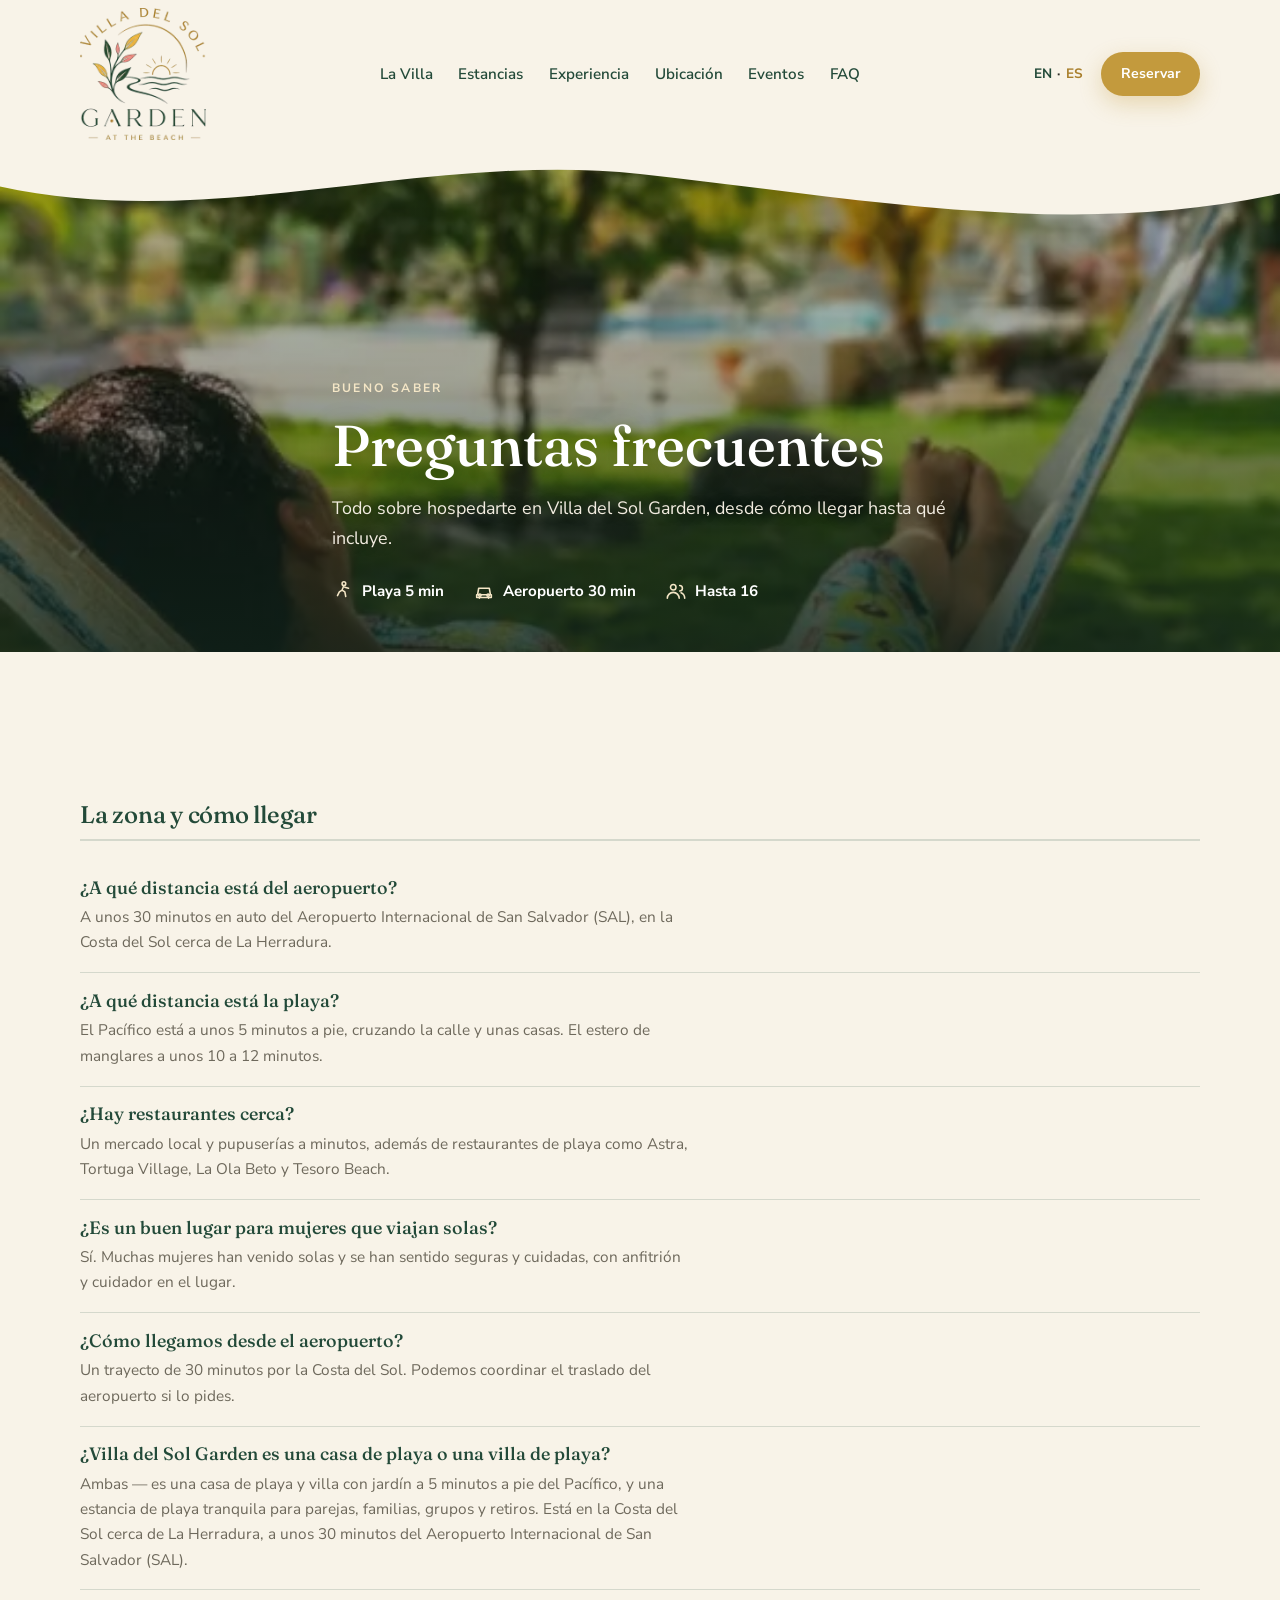
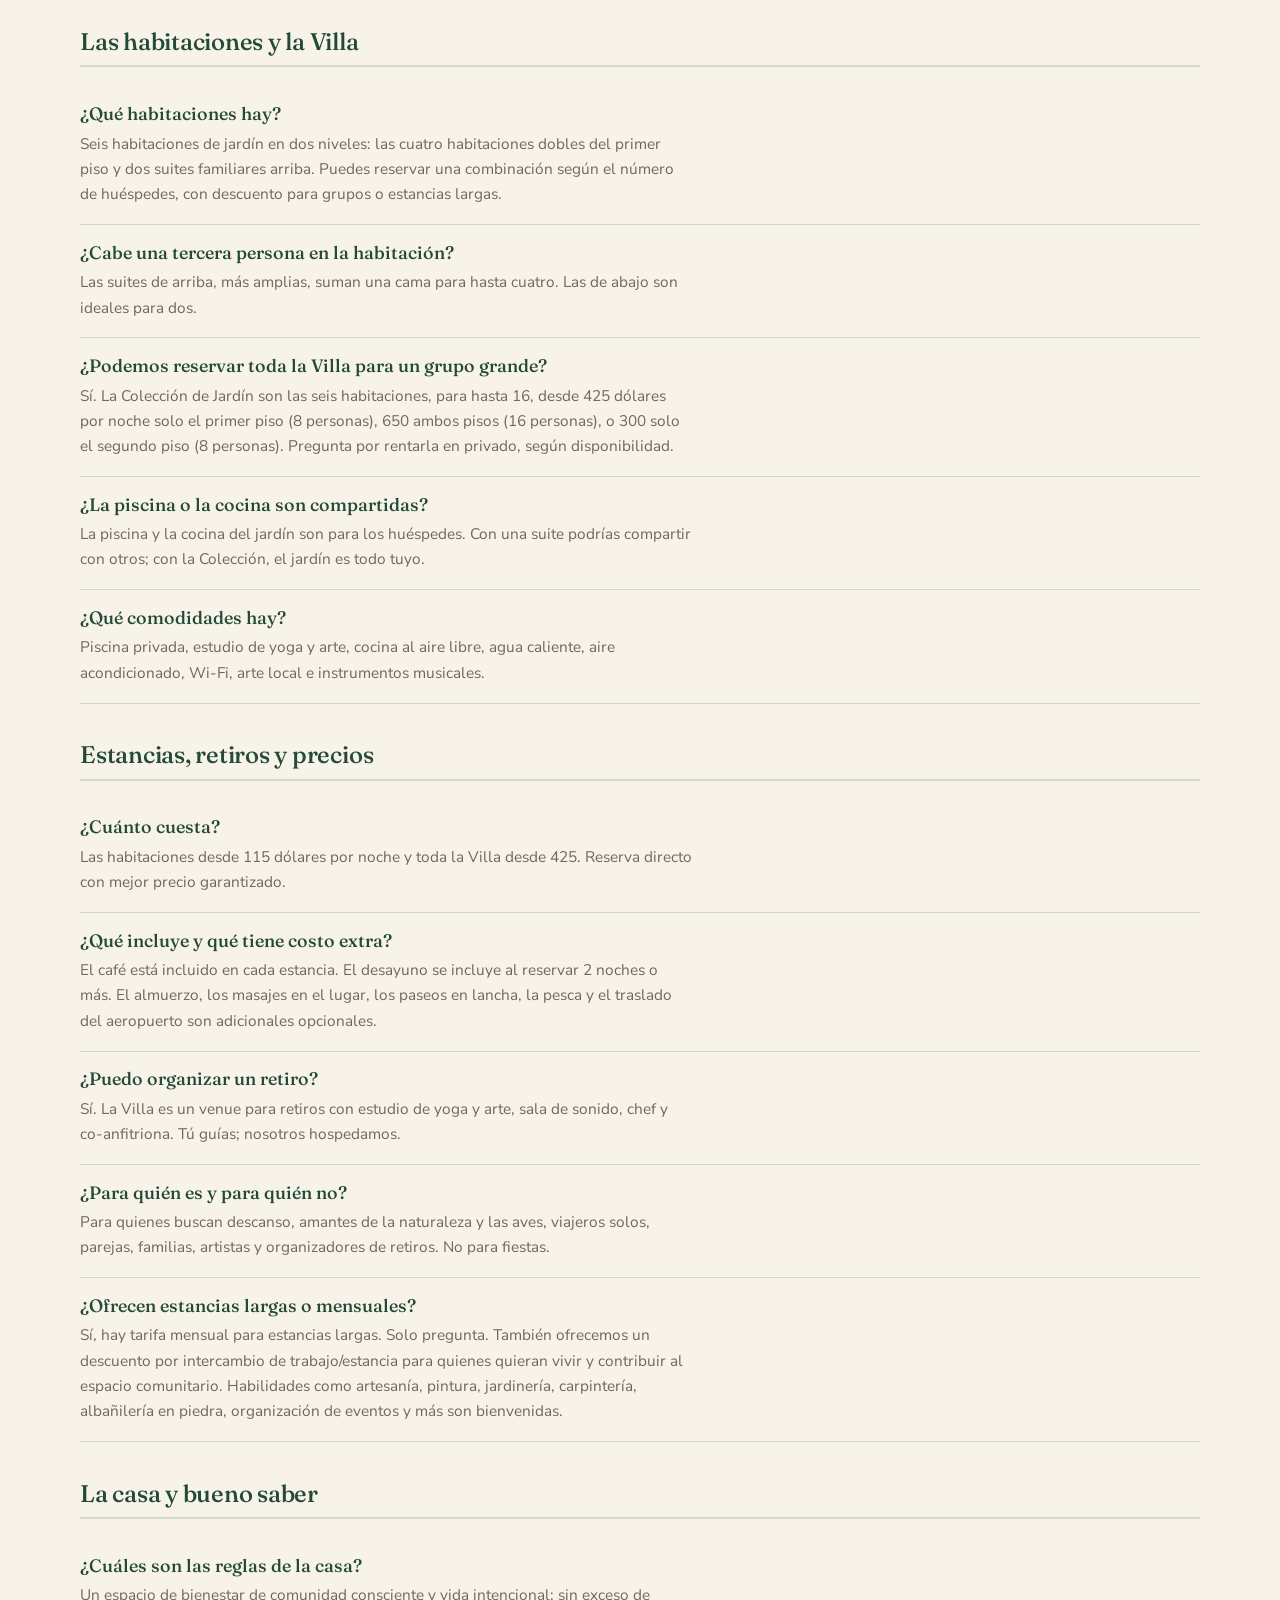
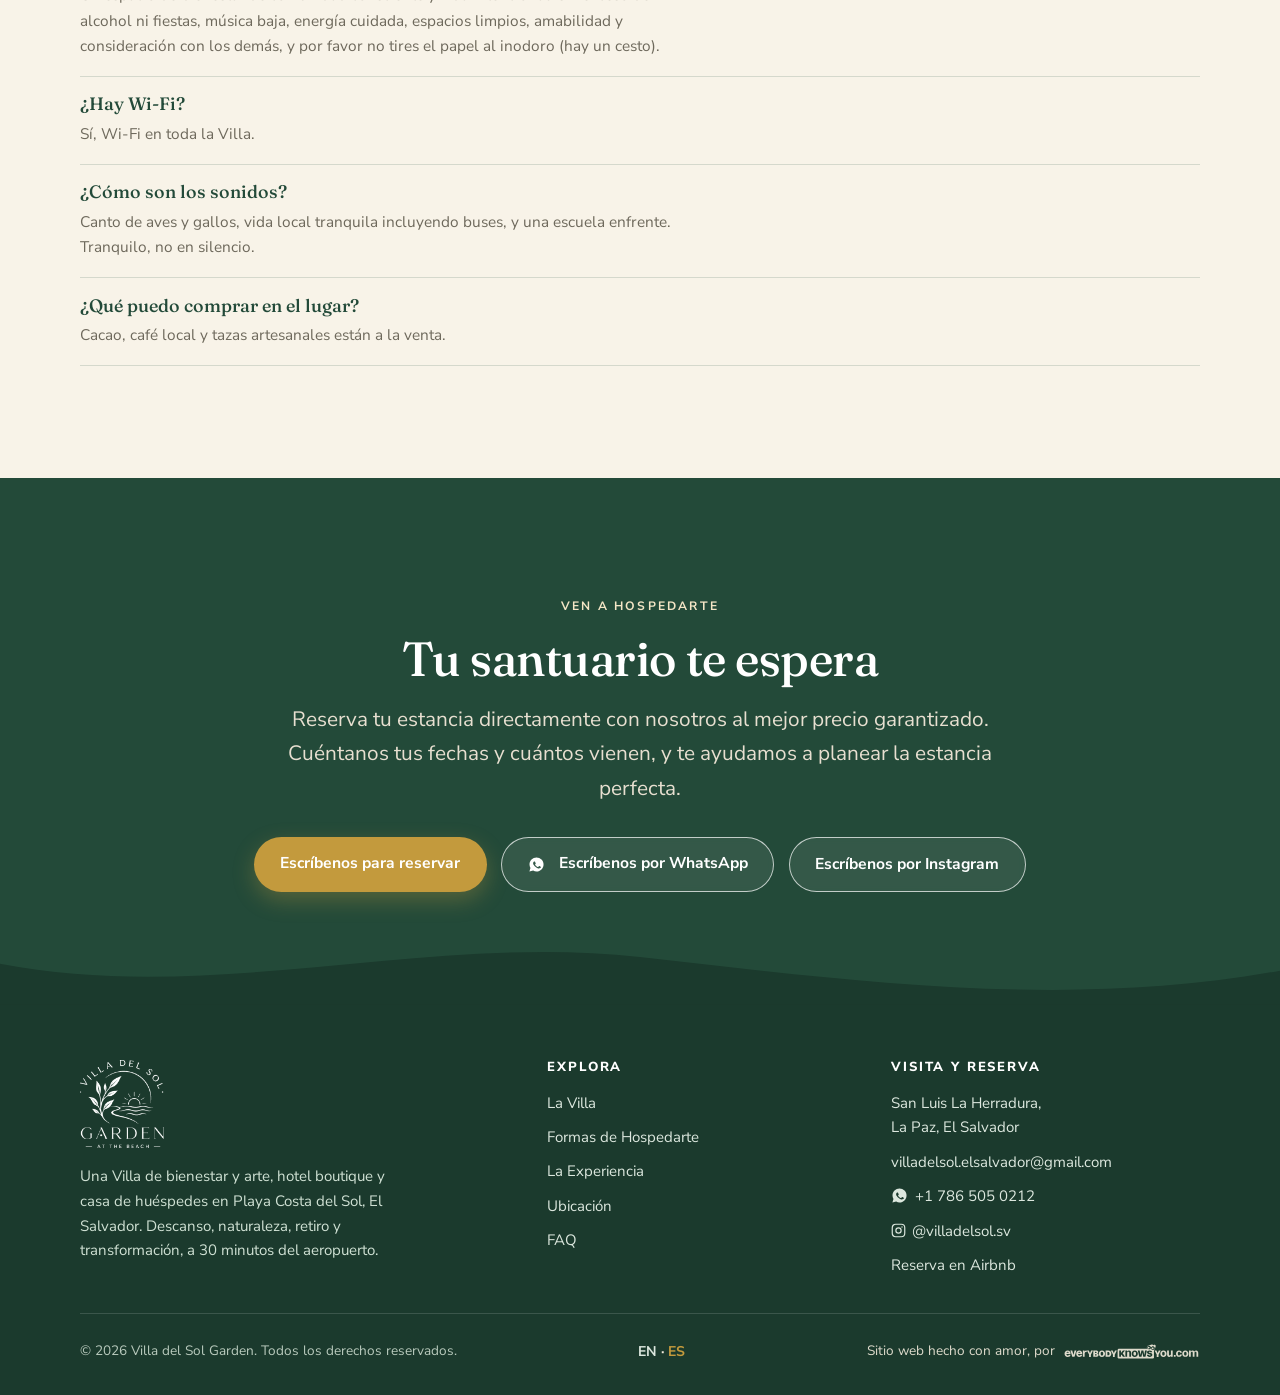
<file: es/faq.html>
<!DOCTYPE html>
<html lang="es">
<head>
<meta charset="UTF-8">
<meta name="viewport" content="width=device-width, initial-scale=1.0">
<title>Preguntas Frecuentes, Villa del Sol Garden</title>
<meta name="description" content="Respuestas sobre Villa del Sol Garden: distancia al aeropuerto y la playa, reservar toda la Villa, retiros, precios y m&aacute;s.">
<link rel="canonical" href="https://villadelsolsv.com/es/faq.html">
<link rel="alternate" hreflang="en" href="https://villadelsolsv.com/faq.html">
<link rel="alternate" hreflang="es" href="https://villadelsolsv.com/es/faq.html">
<link rel="alternate" hreflang="x-default" href="https://villadelsolsv.com/faq.html">
<meta property="og:title" content="Preguntas Frecuentes, Villa del Sol Garden">
<meta property="og:description" content="Respuestas sobre Villa del Sol Garden: distancia al aeropuerto y la playa, reservar toda la Villa, retiros, precios y m&aacute;s.">
<meta property="og:type" content="website">
<meta property="og:url" content="https://villadelsolsv.com/es/faq.html">
<meta property="og:image" content="https://villadelsolsv.com/assets/images/social-share/social-share-villa-del-sol-garden-villadelsolsv.com.jpg">
<meta property="og:image:width" content="1200">
<meta property="og:image:height" content="630">
<meta property="og:site_name" content="Villa del Sol Garden">
<meta property="og:locale" content="es_SV">
<meta property="og:locale:alternate" content="en_US">
<meta name="twitter:card" content="summary_large_image">
<meta name="twitter:title" content="Preguntas Frecuentes, Villa del Sol Garden">
<meta name="twitter:description" content="Respuestas sobre Villa del Sol Garden: distancia al aeropuerto y la playa, reservar toda la Villa, retiros, precios y m&aacute;s.">
<meta name="twitter:image" content="https://villadelsolsv.com/assets/images/social-share/social-share-villa-del-sol-garden-villadelsolsv.com.jpg">
<meta name="robots" content="index, follow, max-image-preview:large, max-snippet:-1, max-video-preview:-1">
<meta name="author" content="Villa del Sol Garden">
<meta name="theme-color" content="#234A39">
<meta name="geo.region" content="SV">
<meta name="geo.placename" content="La Herradura, La Paz, El Salvador">
<link rel="icon" href="../favicon.ico" sizes="any">
<link rel="icon" type="image/png" sizes="32x32" href="../favicon-32x32.png">
<link rel="apple-touch-icon" sizes="180x180" href="../apple-touch-icon.png">
<link rel="manifest" href="../site.webmanifest">
<link rel="alternate" type="text/plain" title="llms.txt" href="https://villadelsolsv.com/llms.txt">
<link rel="preconnect" href="https://fonts.googleapis.com">
<link rel="preconnect" href="https://fonts.gstatic.com" crossorigin>
<link rel="preload" as="style" href="https://fonts.googleapis.com/css2?family=Fraunces:ital,wght@0,400;0,500;0,600;1,400&amp;family=Nunito+Sans:wght@400;600;700;800&amp;display=swap">
<link rel="stylesheet" href="https://fonts.googleapis.com/css2?family=Fraunces:ital,wght@0,400;0,500;0,600;1,400&amp;family=Nunito+Sans:wght@400;600;700;800&amp;display=swap" media="print" onload="this.media='all'">
<noscript><link rel="stylesheet" href="https://fonts.googleapis.com/css2?family=Fraunces:ital,wght@0,400;0,500;0,600;1,400&amp;family=Nunito+Sans:wght@400;600;700;800&amp;display=swap"></noscript>
<link rel="stylesheet" href="../assets/css/tokens.css">
<link rel="stylesheet" href="../assets/css/styles.css">
<script type="application/ld+json">{"@context":"https://schema.org","@type":"BreadcrumbList","itemListElement":[{"@type":"ListItem","position":1,"name":"Inicio","item":"https://villadelsolsv.com/es/"},{"@type":"ListItem","position":2,"name":"FAQ","item":"https://villadelsolsv.com/es/faq.html"}]}</script>
<script type="application/ld+json">{"@context":"https://schema.org","@type":"FAQPage","@id":"https://villadelsolsv.com/es/faq.html#faq","mainEntity":[{"@type":"Question","name":"A qu distancia est del aeropuerto?","acceptedAnswer":{"@type":"Answer","text":"A unos 30 minutos en auto del Aeropuerto Internacional de San Salvador (SAL), en la Costa del Sol cerca de La Herradura."}},{"@type":"Question","name":"A qu distancia est la playa?","acceptedAnswer":{"@type":"Answer","text":"El Pacfico est a unos 5 minutos a pie, cruzando la calle y unas casas. El estero de manglares a unos 10 a 12 minutos."}},{"@type":"Question","name":"Hay restaurantes cerca?","acceptedAnswer":{"@type":"Answer","text":"Un mercado local y pupuseras a minutos, adems de restaurantes de playa como Astra, Tortuga Village, La Ola Beto y Tesoro Beach."}},{"@type":"Question","name":"Es un buen lugar para mujeres que viajan solas?","acceptedAnswer":{"@type":"Answer","text":"S. Muchas mujeres han venido solas y se han sentido seguras y cuidadas, con anfitrin y cuidador en el lugar."}},{"@type":"Question","name":"Cmo llegamos desde el aeropuerto?","acceptedAnswer":{"@type":"Answer","text":"Un trayecto de 30 minutos por la Costa del Sol. Podemos coordinar el traslado del aeropuerto si lo pides."}},{"@type":"Question","name":"Villa del Sol Garden es una casa de playa o una villa de playa?","acceptedAnswer":{"@type":"Answer","text":"Ambas. Es una casa de playa y villa con jardin a 5 minutos a pie del Pacifico, y una estancia de playa tranquila para parejas, familias, grupos y retiros, en la Costa del Sol cerca de La Herradura, a unos 30 minutos del Aeropuerto Internacional de San Salvador (SAL)."}},{"@type":"Question","name":"Qu habitaciones hay?","acceptedAnswer":{"@type":"Answer","text":"Seis habitaciones de jardn en dos niveles: las cuatro habitaciones dobles del primer piso y dos suites familiares arriba. Puedes reservar una combinacin segn el nmero de huspedes, con descuento para grupos o estancias largas."}},{"@type":"Question","name":"Cabe una tercera persona en la habitacin?","acceptedAnswer":{"@type":"Answer","text":"Las suites de arriba, ms amplias, suman una cama para hasta cuatro. Las de abajo son ideales para dos."}},{"@type":"Question","name":"Podemos reservar toda la Villa para un grupo grande?","acceptedAnswer":{"@type":"Answer","text":"S. La Coleccin de Jardn son las seis habitaciones, para hasta 16, desde 425 dlares por noche solo el primer piso (8 personas), 650 ambos pisos (16 personas), o 300 solo el segundo piso (8 personas). Pregunta por rentarla en privado, segn disponibilidad."}},{"@type":"Question","name":"La piscina o la cocina son compartidas?","acceptedAnswer":{"@type":"Answer","text":"La piscina y la cocina del jardn son para los huspedes. Con una suite podras compartir con otros; con la Coleccin, el jardn es todo tuyo."}},{"@type":"Question","name":"Qu comodidades hay?","acceptedAnswer":{"@type":"Answer","text":"Piscina privada, estudio de yoga y arte, cocina al aire libre, agua caliente, aire acondicionado, Wi-Fi, arte local e instrumentos musicales."}},{"@type":"Question","name":"Cunto cuesta?","acceptedAnswer":{"@type":"Answer","text":"Las habitaciones desde 115 dlares por noche y toda la Villa desde 425. Reserva directo con mejor precio garantizado."}},{"@type":"Question","name":"Qu incluye y qu tiene costo extra?","acceptedAnswer":{"@type":"Answer","text":"El caf est incluido en cada estancia. El desayuno se incluye al reservar 2 noches o ms. El almuerzo, los masajes en el lugar, los paseos en lancha, la pesca y el traslado del aeropuerto son adicionales opcionales."}},{"@type":"Question","name":"Puedo organizar un retiro?","acceptedAnswer":{"@type":"Answer","text":"S. La Villa es un venue para retiros con estudio de yoga y arte, sala de sonido, chef y co-anfitriona. T guas; nosotros hospedamos."}},{"@type":"Question","name":"Para quin es y para quin no?","acceptedAnswer":{"@type":"Answer","text":"Para quienes buscan descanso, amantes de la naturaleza y las aves, viajeros solos, parejas, familias, artistas y organizadores de retiros. No para fiestas."}},{"@type":"Question","name":"Ofrecen estancias largas o mensuales?","acceptedAnswer":{"@type":"Answer","text":"S, hay tarifa mensual para estancias largas. Solo pregunta. Tambin ofrecemos un descuento por intercambio de trabajo/estancia para quienes quieran vivir y contribuir al espacio comunitario. Habilidades como artesana, pintura, jardinera, carpintera, albailera en piedra, organizacin de eventos y ms son bienvenidas."}},{"@type":"Question","name":"Cules son las reglas de la casa?","acceptedAnswer":{"@type":"Answer","text":"Un espacio de bienestar de comunidad consciente y vida intencional: sin exceso de alcohol ni fiestas, msica baja, energa cuidada, espacios limpios, amabilidad y consideracin con los dems, y por favor no tires el papel al inodoro (hay un cesto)."}},{"@type":"Question","name":"Hay Wi-Fi?","acceptedAnswer":{"@type":"Answer","text":"S, Wi-Fi en toda la Villa."}},{"@type":"Question","name":"Cmo son los sonidos?","acceptedAnswer":{"@type":"Answer","text":"Canto de aves y gallos, vida local tranquila incluyendo buses, y una escuela enfrente. Tranquilo, no en silencio."}},{"@type":"Question","name":"Qu puedo comprar en el lugar?","acceptedAnswer":{"@type":"Answer","text":"Cacao, caf local y tazas artesanales estn a la venta."}}]}</script>
</head>
<body>
<header class="site-header"><div class="wrap"><nav class="nav" aria-label="Main">
<a class="brand" href="index.html" aria-label="Inicio de Villa del Sol Garden"><img src="../assets/images/logos/logo-villa-del-sol-garden-transparent-villadelsolsv.com.webp" alt="Villa del Sol Garden logo" width="132" height="140"><span class="brand-name">Villa del Sol Garden<small>Junto a la Playa</small></span></a>
<ul class="nav-links"><li><a href="index.html#villa">La Villa</a></li><li><a href="index.html#stays">Estancias</a></li><li><a href="index.html#experience">Experiencia</a></li><li><a href="index.html#location">Ubicaci&oacute;n</a></li><li><a href="retreat.html#events">Eventos</a></li><li><a href="faq.html">FAQ</a></li></ul>
<div class="nav-right"><div class="lang"><a href="../faq.html">EN</a> &middot; <span class="active">ES</span></div><a class="btn btn-gold btn-sm" href="index.html#book">Reservar</a><button class="nav-toggle" aria-label="Menu" aria-expanded="false"><span></span><span></span><span></span></button></div>
</nav></div></header>
<main><section class="page-hero"><div class="page-hero__media"><img src="../assets/images/gallery/villa-3-villa-del-sol-villadelsolsv.com.webp" alt="Terraza de Villa del Sol Garden"></div><div class="hero-wave" aria-hidden="true"><svg viewBox="0 0 1440 100" preserveAspectRatio="none"><path d="M0,44 C240,96 480,4 720,30 C960,56 1200,104 1440,52 L1440,0 L0,0 Z"></path></svg></div><div class="wrap"><span class="eyebrow">Bueno Saber</span><h1>Preguntas frecuentes</h1><p>Todo sobre hospedarte en Villa del Sol Garden, desde c&oacute;mo llegar hasta qu&eacute; incluye.</p><div class="page-hero__facts"><span><svg viewBox="0 0 24 24" fill="none" stroke="currentColor" stroke-width="1.7" stroke-linecap="round" stroke-linejoin="round"><circle cx="13" cy="4" r="2"/><path d="M13 6l-2 5 3 2 1 5M11 11l-3 2-2 4M14 8l4 1"/></svg>Playa 5 min</span><span><svg viewBox="0 0 24 24" fill="none" stroke="currentColor" stroke-width="1.7" stroke-linecap="round" stroke-linejoin="round"><path d="M5 16 6.2 9h11.6L19 16M4 16h16v3H4zM7 19v1M17 19v1"/><circle cx="7.5" cy="16.5" r="1.3"/><circle cx="16.5" cy="16.5" r="1.3"/></svg>Aeropuerto 30 min</span><span><svg viewBox="0 0 24 24" fill="none" stroke="currentColor" stroke-width="1.7" stroke-linecap="round" stroke-linejoin="round"><circle cx="9" cy="8" r="3"/><path d="M2.5 20a6.5 6.5 0 0 1 13 0M16 6a3 3 0 0 1 0 6M21.5 20a6.5 6.5 0 0 0-4-6"/></svg>Hasta 16</span></div></div></section>
<section class="section"><div class="wrap"><div class="faq-group reveal"><h2>La zona y c&oacute;mo llegar</h2><div class="faq-item"><h3>&iquest;A qu&eacute; distancia est&aacute; del aeropuerto?</h3><p>A unos 30 minutos en auto del Aeropuerto Internacional de San Salvador (SAL), en la Costa del Sol cerca de La Herradura.</p></div><div class="faq-item"><h3>&iquest;A qu&eacute; distancia est&aacute; la playa?</h3><p>El Pac&iacute;fico est&aacute; a unos 5 minutos a pie, cruzando la calle y unas casas. El estero de manglares a unos 10 a 12 minutos.</p></div><div class="faq-item"><h3>&iquest;Hay restaurantes cerca?</h3><p>Un mercado local y pupuser&iacute;as a minutos, adem&aacute;s de restaurantes de playa como Astra, Tortuga Village, La Ola Beto y Tesoro Beach.</p></div><div class="faq-item"><h3>&iquest;Es un buen lugar para mujeres que viajan solas?</h3><p>S&iacute;. Muchas mujeres han venido solas y se han sentido seguras y cuidadas, con anfitri&oacute;n y cuidador en el lugar.</p></div><div class="faq-item"><h3>&iquest;C&oacute;mo llegamos desde el aeropuerto?</h3><p>Un trayecto de 30 minutos por la Costa del Sol. Podemos coordinar el traslado del aeropuerto si lo pides.</p></div><div class="faq-item"><h3>&iquest;Villa del Sol Garden es una casa de playa o una villa de playa?</h3><p>Ambas &mdash; es una casa de playa y villa con jard&iacute;n a 5 minutos a pie del Pac&iacute;fico, y una estancia de playa tranquila para parejas, familias, grupos y retiros. Est&aacute; en la Costa del Sol cerca de La Herradura, a unos 30 minutos del Aeropuerto Internacional de San Salvador (SAL).</p></div></div><div class="faq-group reveal"><h2>Las habitaciones y la Villa</h2><div class="faq-item"><h3>&iquest;Qu&eacute; habitaciones hay?</h3><p>Seis habitaciones de jard&iacute;n en dos niveles: las cuatro habitaciones dobles del primer piso y dos suites familiares arriba. Puedes reservar una combinaci&oacute;n seg&uacute;n el n&uacute;mero de hu&eacute;spedes, con descuento para grupos o estancias largas.</p></div><div class="faq-item"><h3>&iquest;Cabe una tercera persona en la habitaci&oacute;n?</h3><p>Las suites de arriba, m&aacute;s amplias, suman una cama para hasta cuatro. Las de abajo son ideales para dos.</p></div><div class="faq-item"><h3>&iquest;Podemos reservar toda la Villa para un grupo grande?</h3><p>S&iacute;. La Colecci&oacute;n de Jard&iacute;n son las seis habitaciones, para hasta 16, desde 425 d&oacute;lares por noche solo el primer piso (8 personas), 650 ambos pisos (16 personas), o 300 solo el segundo piso (8 personas). Pregunta por rentarla en privado, seg&uacute;n disponibilidad.</p></div><div class="faq-item"><h3>&iquest;La piscina o la cocina son compartidas?</h3><p>La piscina y la cocina del jard&iacute;n son para los hu&eacute;spedes. Con una suite podr&iacute;as compartir con otros; con la Colecci&oacute;n, el jard&iacute;n es todo tuyo.</p></div><div class="faq-item"><h3>&iquest;Qu&eacute; comodidades hay?</h3><p>Piscina privada, estudio de yoga y arte, cocina al aire libre, agua caliente, aire acondicionado, Wi-Fi, arte local e instrumentos musicales.</p></div></div><div class="faq-group reveal"><h2>Estancias, retiros y precios</h2><div class="faq-item"><h3>&iquest;Cu&aacute;nto cuesta?</h3><p>Las habitaciones desde 115 d&oacute;lares por noche y toda la Villa desde 425. Reserva directo con mejor precio garantizado.</p></div><div class="faq-item"><h3>&iquest;Qu&eacute; incluye y qu&eacute; tiene costo extra?</h3><p>El caf&eacute; est&aacute; incluido en cada estancia. El desayuno se incluye al reservar 2 noches o m&aacute;s. El almuerzo, los masajes en el lugar, los paseos en lancha, la pesca y el traslado del aeropuerto son adicionales opcionales.</p></div><div class="faq-item"><h3>&iquest;Puedo organizar un retiro?</h3><p>S&iacute;. La Villa es un venue para retiros con estudio de yoga y arte, sala de sonido, chef y co-anfitriona. T&uacute; gu&iacute;as; nosotros hospedamos.</p></div><div class="faq-item"><h3>&iquest;Para qui&eacute;n es y para qui&eacute;n no?</h3><p>Para quienes buscan descanso, amantes de la naturaleza y las aves, viajeros solos, parejas, familias, artistas y organizadores de retiros. No para fiestas.</p></div><div class="faq-item"><h3>&iquest;Ofrecen estancias largas o mensuales?</h3><p>S&iacute;, hay tarifa mensual para estancias largas. Solo pregunta. Tambi&eacute;n ofrecemos un descuento por intercambio de trabajo/estancia para quienes quieran vivir y contribuir al espacio comunitario. Habilidades como artesan&iacute;a, pintura, jardiner&iacute;a, carpinter&iacute;a, alba&ntilde;iler&iacute;a en piedra, organizaci&oacute;n de eventos y m&aacute;s son bienvenidas.</p></div></div><div class="faq-group reveal"><h2>La casa y bueno saber</h2><div class="faq-item"><h3>&iquest;Cu&aacute;les son las reglas de la casa?</h3><p>Un espacio de bienestar de comunidad consciente y vida intencional: sin exceso de alcohol ni fiestas, m&uacute;sica baja, energ&iacute;a cuidada, espacios limpios, amabilidad y consideraci&oacute;n con los dem&aacute;s, y por favor no tires el papel al inodoro (hay un cesto).</p></div><div class="faq-item"><h3>&iquest;Hay Wi-Fi?</h3><p>S&iacute;, Wi-Fi en toda la Villa.</p></div><div class="faq-item"><h3>&iquest;C&oacute;mo son los sonidos?</h3><p>Canto de aves y gallos, vida local tranquila incluyendo buses, y una escuela enfrente. Tranquilo, no en silencio.</p></div><div class="faq-item"><h3>&iquest;Qu&eacute; puedo comprar en el lugar?</h3><p>Cacao, caf&eacute; local y tazas artesanales est&aacute;n a la venta.</p></div></div></div></section>
<section class="section book"><div class="leaf-flock gold on-dark" data-n="10" aria-hidden="true"></div><div class="wrap"><div class="reveal"><span class="eyebrow">Ven a Hospedarte</span><h2>Tu santuario te espera</h2><p class="lead">Reserva tu estancia directamente con nosotros al mejor precio garantizado. Cu&eacute;ntanos tus fechas y cu&aacute;ntos vienen, y te ayudamos a planear la estancia perfecta.</p><div class="book-cta"><a class="btn btn-gold" href="mailto:villadelsol.elsalvador@gmail.com?subject=Consulta%20-%20Villa%20del%20Sol%20Garden">Escr&iacute;benos para reservar</a><a class="btn btn-ghost" href="https://wa.me/17865050212" target="_blank" rel="noopener"><svg viewBox="0 0 24 24" width="17" height="17" fill="currentColor" style="vertical-align:-3px;margin-right:.4rem"><path d="M12.04 2C6.58 2 2.13 6.45 2.13 11.91c0 1.75.46 3.45 1.32 4.95L2 22l5.25-1.38a9.9 9.9 0 0 0 4.79 1.22c5.46 0 9.91-4.45 9.91-9.91 0-2.65-1.03-5.14-2.9-7.01A9.82 9.82 0 0 0 12.04 2zm5.8 14.13c-.24.68-1.42 1.31-1.95 1.35-.5.05-.5.4-3.15-.66-2.66-1.05-4.32-3.77-4.45-3.95-.13-.18-1.06-1.41-1.06-2.69 0-1.28.67-1.9.91-2.17.24-.26.52-.33.7-.33.17 0 .35 0 .5.01.16.01.38-.06.59.45.24.58.79 2 .86 2.14.07.14.12.31.02.49-.09.18-.14.29-.28.45-.14.16-.29.35-.42.47-.14.14-.28.29-.12.57.16.28.72 1.19 1.55 1.93 1.06.95 1.96 1.24 2.24 1.38.28.14.44.12.61-.07.17-.19.7-.82.89-1.1.18-.28.37-.23.61-.14.24.09 1.55.73 1.82.86.27.14.44.2.51.32.07.11.07.66-.17 1.34z"/></svg>Escr&iacute;benos por WhatsApp</a><a class="btn btn-ghost" href="https://www.instagram.com/villadelsol.sv" target="_blank" rel="noopener">Escr&iacute;benos por Instagram</a></div></div></div></section>
</main><footer class="site-footer"><div class="footer-wave" aria-hidden="true"><svg viewBox="0 0 1440 90" preserveAspectRatio="none"><path d="M0,42 C240,90 480,6 720,34 C960,62 1200,96 1440,50 L1440,90 L0,90 Z"></path></svg></div><div class="wrap"><div class="footer-top">
<div class="footer-brand"><img src="../assets/images/logos/logo-villa-del-sol-garden-white-villadelsolsv.com.webp" alt="Villa del Sol Garden logo" width="140" height="140"><p>Una Villa de bienestar y arte, hotel boutique y casa de hu&eacute;spedes en Playa Costa del Sol, El Salvador. Descanso, naturaleza, retiro y transformaci&oacute;n, a 30 minutos del aeropuerto.</p></div>
<div class="footer-col"><h4>Explora</h4><ul><li><a href="index.html#villa">La Villa</a></li><li><a href="index.html#stays">Formas de Hospedarte</a></li><li><a href="index.html#experience">La Experiencia</a></li><li><a href="index.html#location">Ubicaci&oacute;n</a></li><li><a href="faq.html">FAQ</a></li></ul></div>
<div class="footer-col"><h4>Visita y Reserva</h4><ul><li>San Luis La Herradura,<br>La Paz, El Salvador</li><li><a href="mailto:villadelsol.elsalvador@gmail.com">villadelsol.elsalvador@gmail.com</a></li><li><a href="https://wa.me/17865050212" target="_blank" rel="noopener"><svg viewBox="0 0 24 24" width="17" height="17" fill="currentColor" style="vertical-align:-3px;margin-right:.4rem"><path d="M12.04 2C6.58 2 2.13 6.45 2.13 11.91c0 1.75.46 3.45 1.32 4.95L2 22l5.25-1.38a9.9 9.9 0 0 0 4.79 1.22c5.46 0 9.91-4.45 9.91-9.91 0-2.65-1.03-5.14-2.9-7.01A9.82 9.82 0 0 0 12.04 2zm5.8 14.13c-.24.68-1.42 1.31-1.95 1.35-.5.05-.5.4-3.15-.66-2.66-1.05-4.32-3.77-4.45-3.95-.13-.18-1.06-1.41-1.06-2.69 0-1.28.67-1.9.91-2.17.24-.26.52-.33.7-.33.17 0 .35 0 .5.01.16.01.38-.06.59.45.24.58.79 2 .86 2.14.07.14.12.31.02.49-.09.18-.14.29-.28.45-.14.16-.29.35-.42.47-.14.14-.28.29-.12.57.16.28.72 1.19 1.55 1.93 1.06.95 1.96 1.24 2.24 1.38.28.14.44.12.61-.07.17-.19.7-.82.89-1.1.18-.28.37-.23.61-.14.24.09 1.55.73 1.82.86.27.14.44.2.51.32.07.11.07.66-.17 1.34z"/></svg>+1 786 505 0212</a></li><li><a href="https://www.instagram.com/villadelsol.sv" target="_blank" rel="noopener"><svg viewBox="0 0 24 24" width="15" height="15" fill="none" stroke="currentColor" stroke-width="1.9" style="vertical-align:-2px;margin-right:.35rem"><rect x="2" y="2" width="20" height="20" rx="5.5"/><circle cx="12" cy="12" r="4.2"/><circle cx="17.6" cy="6.4" r="1.1" fill="currentColor" stroke="none"/></svg>@villadelsol.sv</a></li><li><a href="https://www.airbnb.com/rooms/1538525863498838806" target="_blank" rel="noopener">Reserva en Airbnb</a></li></ul></div>
</div><div class="footer-bottom"><small>&copy; 2026 Villa del Sol Garden. Todos los derechos reservados.</small><span class="footer-lang"><a href="#">EN</a> &middot; <span class="active">ES</span></span><a class="eky-credit" href="https://everybodyknowsyou.com" target="_blank" rel="noopener" aria-label="Sitio web hecho con amor por everybodyknowsyou.com"><span class="eky-credit__text">Sitio web hecho con amor, por</span><svg role="img" aria-label="everybodyknowsyou.com" id="Layer_1" data-name="Layer 1" xmlns="http://www.w3.org/2000/svg" viewBox="0 0 1296.95 160.34">
  <defs>
    <style>
            .cls-1 { fill: var(--eky-bg, #ffffff); }
      .cls-2 { fill: var(--eky-fg, currentColor); }
    </style>
  </defs>
  <g>
    <g>
      <g>
        <rect class="cls-2" x="515.16" y="55.21" width="342.62" height="90.52" rx="12" ry="12"/>
        <path class="cls-1" d="M530.13,71.12h16.6v15.46l-.24,6.96h.32l3.32-4.61,15.14-17.81h19.83l-22.02,25.02,22.18,33.68h-19.92l-13.76-20.73-4.86,5.34v15.38h-16.6v-58.69Z"/>
        <path class="cls-1" d="M604.13,71.12v8.01h.32c4.53-6.23,10.53-9.23,18.54-9.23,12.47,0,18.94,7.29,18.94,22.02v37.89h-16.6v-35.3c0-7.69-2.75-10.85-8.58-10.85-7.21,0-11.82,4.7-11.82,12.14v34h-16.6v-58.69h15.79Z"/>
        <path class="cls-1" d="M647.37,100.43c0-17.57,11.09-30.52,29.31-30.52s29.31,12.95,29.31,30.52-11.09,30.6-29.31,30.6-29.31-13.03-29.31-30.6ZM688.66,100.43c0-9.8-3.81-17.16-11.98-17.16s-11.98,7.37-11.98,17.16,3.81,17.24,11.98,17.24,11.98-7.45,11.98-17.24Z"/>
        <path class="cls-1" d="M705.66,71.12h17.57l6.64,35.62c.41,2.02.73,4.86,1.14,6.88h.32l1.21-6.88,6.88-35.62h18.54l7.45,35.62,1.29,6.88h.32l1.05-6.88,5.99-35.62h17.24l-13.28,58.69h-21.53l-6.64-32.38-1.29-6.88h-.32l-1.21,6.88-6.56,32.38h-21.45l-13.36-58.69Z"/>
        <path class="cls-1" d="M791.81,110.79l17-.08c.57,4.78,3.72,7.53,9.31,7.53,4.61,0,7.85-1.7,7.85-5.26,0-2.67-1.78-4.37-5.59-5.26l-14.09-3.24c-8.98-2.02-13.84-7.77-13.84-16.27,0-11.5,8.99-18.3,24.69-18.3,14.65,0,23.56,6.96,23.8,18.05h-17c-.49-3.32-2.67-5.67-7.69-5.67-4.37,0-7.21,1.54-7.21,4.61,0,2.43,1.7,3.81,5.59,4.7l14.09,3.24c9.23,2.1,14.09,8.18,14.09,16.84,0,12.71-10.28,19.35-24.77,19.35-16.19,0-25.99-7.77-26.23-20.24Z"/>
      </g>
      <g>
        <path class="cls-2" d="M918.06,100.39c0-17.57,11.09-30.52,29.31-30.52s29.31,12.95,29.31,30.52-11.09,30.6-29.31,30.6-29.31-13.03-29.31-30.6ZM959.34,100.39c0-9.8-3.81-17.16-11.98-17.16s-11.98,7.37-11.98,17.16,3.81,17.24,11.98,17.24,11.98-7.45,11.98-17.24Z"/>
        <path class="cls-2" d="M1018.85,129.78v-7.85h-.32c-4.61,6.15-10.52,9.07-17.89,9.07-11.98,0-18.46-7.29-18.46-21.94v-37.97h16.6v35.38c0,7.69,2.83,10.77,8.18,10.77,6.56,0,11.09-4.61,11.09-12.63v-33.52h16.6v58.69h-15.79Z"/>
        <path class="cls-2" d="M884.01,109.52l-20.4-38.4h17.84l8.26,17.75c.99,2.06,1.9,4.96,2.89,7.02h.33c.91-2.06,1.82-4.96,2.72-7.02l7.85-17.75h17.51l-20.07,38.57v21.31h-16.93v-21.47Z"/>
      </g>
      <g>
        <path class="cls-2" d="M14.66,100.39c0-17.97,10.85-30.52,29.55-30.52s28.01,12.47,27.36,34.41h-39.35c.89,8.91,4.53,14.01,11.66,14.01,5.67,0,9.31-3,10.44-8.5h16.76c-2.19,13.28-12.31,21.21-26.88,21.21-18.7,0-29.55-12.63-29.55-30.6ZM54.58,92.54c-1.05-6.56-4.78-9.96-10.36-9.96s-9.8,3.64-11.42,9.96h21.78Z"/>
        <path class="cls-2" d="M69.8,71.09h17.49l9.47,35.62c.57,2.02,1.05,4.86,1.62,6.88h.32l1.54-6.88,8.99-35.62h17.16l-17.81,58.69h-21.13l-17.65-58.69Z"/>
        <path class="cls-2" d="M124.69,100.39c0-17.97,10.85-30.52,29.55-30.52s28.01,12.47,27.36,34.41h-39.35c.89,8.91,4.53,14.01,11.66,14.01,5.67,0,9.31-3,10.44-8.5h16.76c-2.19,13.28-12.31,21.21-26.88,21.21-18.7,0-29.55-12.63-29.55-30.6ZM164.61,92.54c-1.05-6.56-4.78-9.96-10.36-9.96s-9.8,3.64-11.42,9.96h21.78Z"/>
        <path class="cls-2" d="M187.44,71.09h15.46v9.47h.32c3.64-7.37,8.74-10.69,15.71-10.69,1.86,0,3.56.24,5.1.81v15.79h-.32c-1.7-.49-3.24-.73-5.18-.73-9.15,0-14.49,5.42-14.49,16.11v27.93h-16.6v-58.69Z"/>
        <path class="cls-2" d="M285.57,71.09h26.15c13.52,0,20.97,5.42,20.97,14.82,0,6.15-3.08,10.36-9.96,12.39v.32c8.02,1.46,12.23,6.23,12.23,13.84,0,10.52-8.42,17.33-21.7,17.33h-27.69v-58.69ZM316.66,88.82c0-3.64-2.02-5.18-6.56-5.18h-7.93v10.77h7.93c4.37,0,6.56-1.86,6.56-5.59ZM318.6,111.24c0-3.81-2.27-5.99-6.88-5.99h-9.55v11.98h9.63c4.45,0,6.8-2.19,6.8-5.99Z"/>
        <path class="cls-2" d="M337.95,100.39c0-17.57,11.09-30.52,29.31-30.52s29.31,12.95,29.31,30.52-11.09,30.6-29.31,30.6-29.31-13.03-29.31-30.6ZM379.24,100.39c0-9.8-3.8-17.16-11.98-17.16s-11.98,7.37-11.98,17.16,3.8,17.24,11.98,17.24,11.98-7.45,11.98-17.24Z"/>
        <path class="cls-2" d="M402.08,71.09h24.13c18.62,0,29.63,10.36,29.63,29.31s-11.01,29.39-29.63,29.39h-24.13v-58.69ZM438.99,100.39c0-10.77-5.83-16.19-13.36-16.19h-6.96v32.46h6.96c7.53,0,13.36-5.51,13.36-16.27Z"/>
        <path class="cls-2" d="M471.04,109.52l-20.4-38.4h17.84l8.26,17.75c.99,2.06,1.9,4.96,2.89,7.02h.33c.91-2.06,1.82-4.96,2.72-7.02l7.85-17.75h17.51l-20.07,38.57v21.31h-16.93v-21.47Z"/>
        <path class="cls-2" d="M245.89,109.52l-20.4-38.4h17.84l8.26,17.75c.99,2.06,1.9,4.96,2.89,7.02h.33c.91-2.06,1.82-4.96,2.72-7.02l7.85-17.75h17.51l-20.07,38.57v21.31h-16.93v-21.47Z"/>
      </g>
    </g>
    <g>
      <g>
        <path class="cls-2" d="M837.89,14.05c5.42-1.65,11.14.47,13.85,5.48.39.72,1.1,1.2,1.88,1.34.7.12,1.52-.2,2.16-.74,4.05-3.38,9.74-3.68,14.06-.7,4.24,2.92,5.92,8.22,4.35,13.25l-6.96,22.26c-2.45,8.46-9.67,14.45-18.27,15.02-8.94.6-17.2-4.68-20.36-13.03-.17-.45-.5-.62-.88-.67s-.66.09-.98.46c-5.78,6.49-15.01,8.59-23.07,5.2-7.59-3.19-12.57-10.83-12.37-19.15.21-8.44,5.67-16.24,13.97-18.77l32.61-9.94ZM844.69,65.73c8.85,1.59,17.31-4.28,18.9-13.13,1.59-8.85-4.28-17.31-13.13-18.9-8.85-1.59-17.31,4.28-18.9,13.13s4.28,17.31,13.13,18.9ZM808.72,59.25c8.85,1.59,17.31-4.28,18.9-13.13,1.59-8.85-4.28-17.31-13.13-18.9-8.85-1.59-17.31,4.28-18.9,13.13-1.59,8.85,4.28,17.31,13.13,18.9Z"/>
        <g>
          <path class="cls-1" d="M850.46,33.7c8.85,1.59,14.72,10.06,13.13,18.9-1.59,8.85-10.06,14.72-18.9,13.13-8.85-1.59-14.72-10.06-13.13-18.9s10.06-14.72,18.9-13.13Z"/>
          <path class="cls-1" d="M814.49,27.22c8.85,1.59,14.72,10.06,13.13,18.9-1.59,8.85-10.06,14.72-18.9,13.13-8.85-1.59-14.72-10.06-13.13-18.9,1.59-8.85,10.06-14.72,18.9-13.13Z"/>
        </g>
      </g>
      <g>
        <g>
          <path class="cls-2" d="M847.57,56.91c-.06-.86-.28-1.56-.42-2.47.64.65,1.19,1.16,1.91,1.66,1.12.79,2.71.42,3.44-.7.73-1.11.45-2.64-.68-3.44-.71-.5-1.52-.66-2.4-1.05,1.54-.53,3.13-1,3.41-2.57.17-.93-.14-1.9-.84-2.43-1.03-.79-2.26-.75-3.22.02-.58.46-1.06.91-1.67,1.49.18-.89.4-1.63.45-2.5.09-1.44-1.09-2.58-2.46-2.58s-2.55,1.17-2.48,2.62c.04.85.33,1.53.43,2.46-.47-.54-.95-.89-1.43-1.33-1.13-1.04-2.8-.99-3.77.19-.91,1.1-.66,2.87.58,3.67.72.46,1.49.65,2.34.99-.88.38-1.73.56-2.45,1.09-1.21.89-1.32,2.65-.36,3.69,1.04,1.12,2.62,1.06,3.73.03l1.46-1.34c-.23.92-.51,1.75-.51,2.68,0,1.41,1.2,2.5,2.56,2.45s2.46-1.22,2.37-2.6Z"/>
          <path class="cls-2" d="M847.57,56.91c.09,1.38-1.03,2.55-2.37,2.6s-2.56-1.05-2.56-2.45c0-.94.27-1.76.51-2.68l-1.46,1.34c-1.12,1.03-2.7,1.09-3.73-.03-.96-1.04-.84-2.8.36-3.69.71-.53,1.56-.71,2.45-1.09-.85-.34-1.62-.53-2.34-.99-1.24-.79-1.49-2.57-.58-3.67.97-1.17,2.64-1.23,3.77-.19.48.45.96.79,1.43,1.33-.1-.93-.38-1.61-.43-2.46-.07-1.44,1.07-2.62,2.48-2.62s2.55,1.14,2.46,2.58c-.05.87-.27,1.6-.45,2.5.61-.58,1.09-1.03,1.67-1.49.96-.77,2.19-.81,3.22-.02.7.54,1,1.5.84,2.43-.28,1.57-1.87,2.04-3.41,2.57.88.39,1.69.54,2.4,1.05,1.13.8,1.41,2.33.68,3.44-.73,1.11-2.32,1.48-3.44.7-.72-.5-1.27-1.01-1.91-1.66.14.92.37,1.62.42,2.47Z"/>
        </g>
        <g>
          <path class="cls-2" d="M810.13,50.42c.09-1.04-.23-1.92-.46-2.9.76.65,1.37,1.38,2.24,1.82,1.23.63,2.73.08,3.32-1.08s.21-2.6-.95-3.29c-.73-.43-1.51-.63-2.28-.94.71-.21,1.29-.46,1.92-.73,1.42-.61,1.98-2.23,1.25-3.55s-2.48-1.69-3.67-.79c-.67.5-1.22,1.01-1.84,1.61.23-1.08.58-2.02.43-3.07-.18-1.23-1.33-2.03-2.49-2.01s-2.27.88-2.4,2.1c-.11,1.04.22,1.91.45,2.98-.52-.57-1.04-.93-1.58-1.42-1.11-1-2.86-.89-3.77.32s-.53,2.95.79,3.67c.74.41,1.47.63,2.23.89-.85.33-1.63.52-2.35.98-1.23.78-1.49,2.47-.66,3.57s2.46,1.35,3.58.48c.64-.49,1.17-.96,1.77-1.57-.22,1.07-.56,1.95-.45,2.98.14,1.28,1.29,2.13,2.5,2.11s2.29-.84,2.41-2.17Z"/>
          <path class="cls-2" d="M810.13,50.42c-.12,1.32-1.24,2.14-2.41,2.17s-2.36-.83-2.5-2.11c-.11-1.03.23-1.91.45-2.98-.6.61-1.13,1.08-1.77,1.57-1.12.87-2.73.66-3.58-.48s-.57-2.79.66-3.57c.72-.46,1.5-.64,2.35-.98-.77-.26-1.49-.48-2.23-.89-1.32-.73-1.68-2.5-.79-3.67s2.66-1.32,3.77-.32c.54.49,1.06.85,1.58,1.42-.23-1.07-.56-1.94-.45-2.98.13-1.22,1.24-2.08,2.4-2.1s2.31.78,2.49,2.01c.15,1.05-.2,1.99-.43,3.07.62-.6,1.17-1.1,1.84-1.61,1.2-.9,2.97-.5,3.67.79s.17,2.93-1.25,3.55c-.63.27-1.21.52-1.92.73.77.32,1.55.51,2.28.94,1.16.68,1.53,2.13.95,3.29s-2.09,1.71-3.32,1.08c-.87-.44-1.48-1.17-2.24-1.82.23.98.55,1.86.46,2.9Z"/>
        </g>
      </g>
    </g>
  </g>
  <g fill="var(--eky-fg, currentColor)">
    <path d="M1046.08,112.99h15.96v16.61h-15.96v-16.61Z"/>
    <path d="M1065.91,100.33c0-17.49,11.29-30.39,29.1-30.39,13.79,0,25.15,8.06,26.36,22.41h-16.85c-.56-5.8-4.03-9.11-9.43-9.11-8.06,0-11.93,7.42-11.93,17.09s3.79,17.17,11.85,17.17c5.4,0,8.95-3.3,9.67-9.67h16.85c-1.13,14.91-12.66,22.97-26.52,22.97-18.14,0-29.1-12.98-29.1-30.47Z"/>
    <path d="M1124.75,100.33c0-17.49,11.04-30.39,29.18-30.39s29.18,12.9,29.18,30.39-11.04,30.47-29.18,30.47-29.18-12.98-29.18-30.47ZM1165.86,100.33c0-9.75-3.79-17.09-11.93-17.09s-11.93,7.33-11.93,17.09,3.79,17.17,11.93,17.17,11.93-7.42,11.93-17.17Z"/>
    <path d="M1204.31,71.15v7.98h.32c4.43-5.97,10.64-9.19,17.9-9.19s12.41,3.14,15.4,9.19h.32c4.92-6.21,10.72-9.19,17.9-9.19,12.58,0,19.27,8.71,19.27,22.81v36.84h-16.53v-34.26c0-7.66-2.34-11.69-8.06-11.69-6.53,0-10.56,5-10.56,12.9v33.05h-16.53v-34.34c0-7.58-2.42-11.61-8.14-11.61-6.61,0-10.48,5.24-10.48,12.9v33.05h-16.53v-58.44h15.72Z"/>
  </g>
</svg></a></div></div></footer>
<script src="../assets/js/main.js" defer></script>
</body>
</html>
</file>
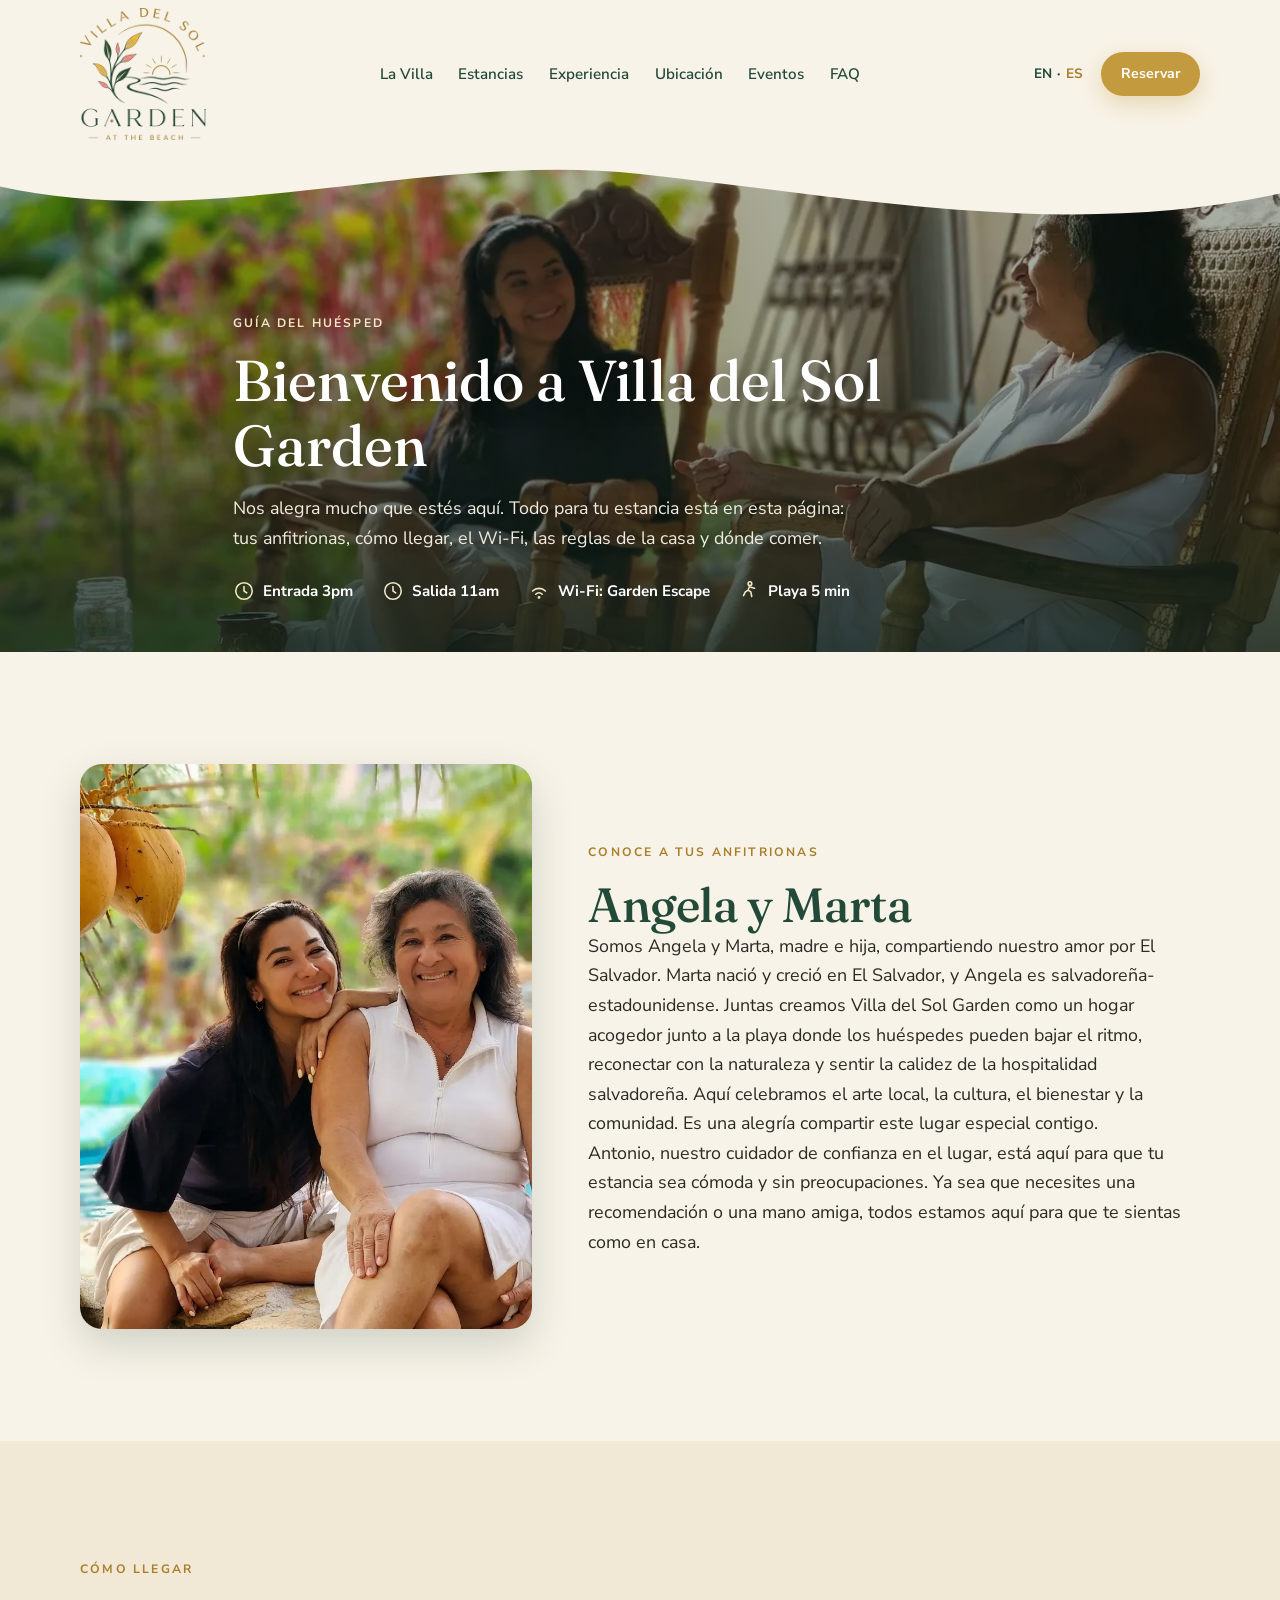
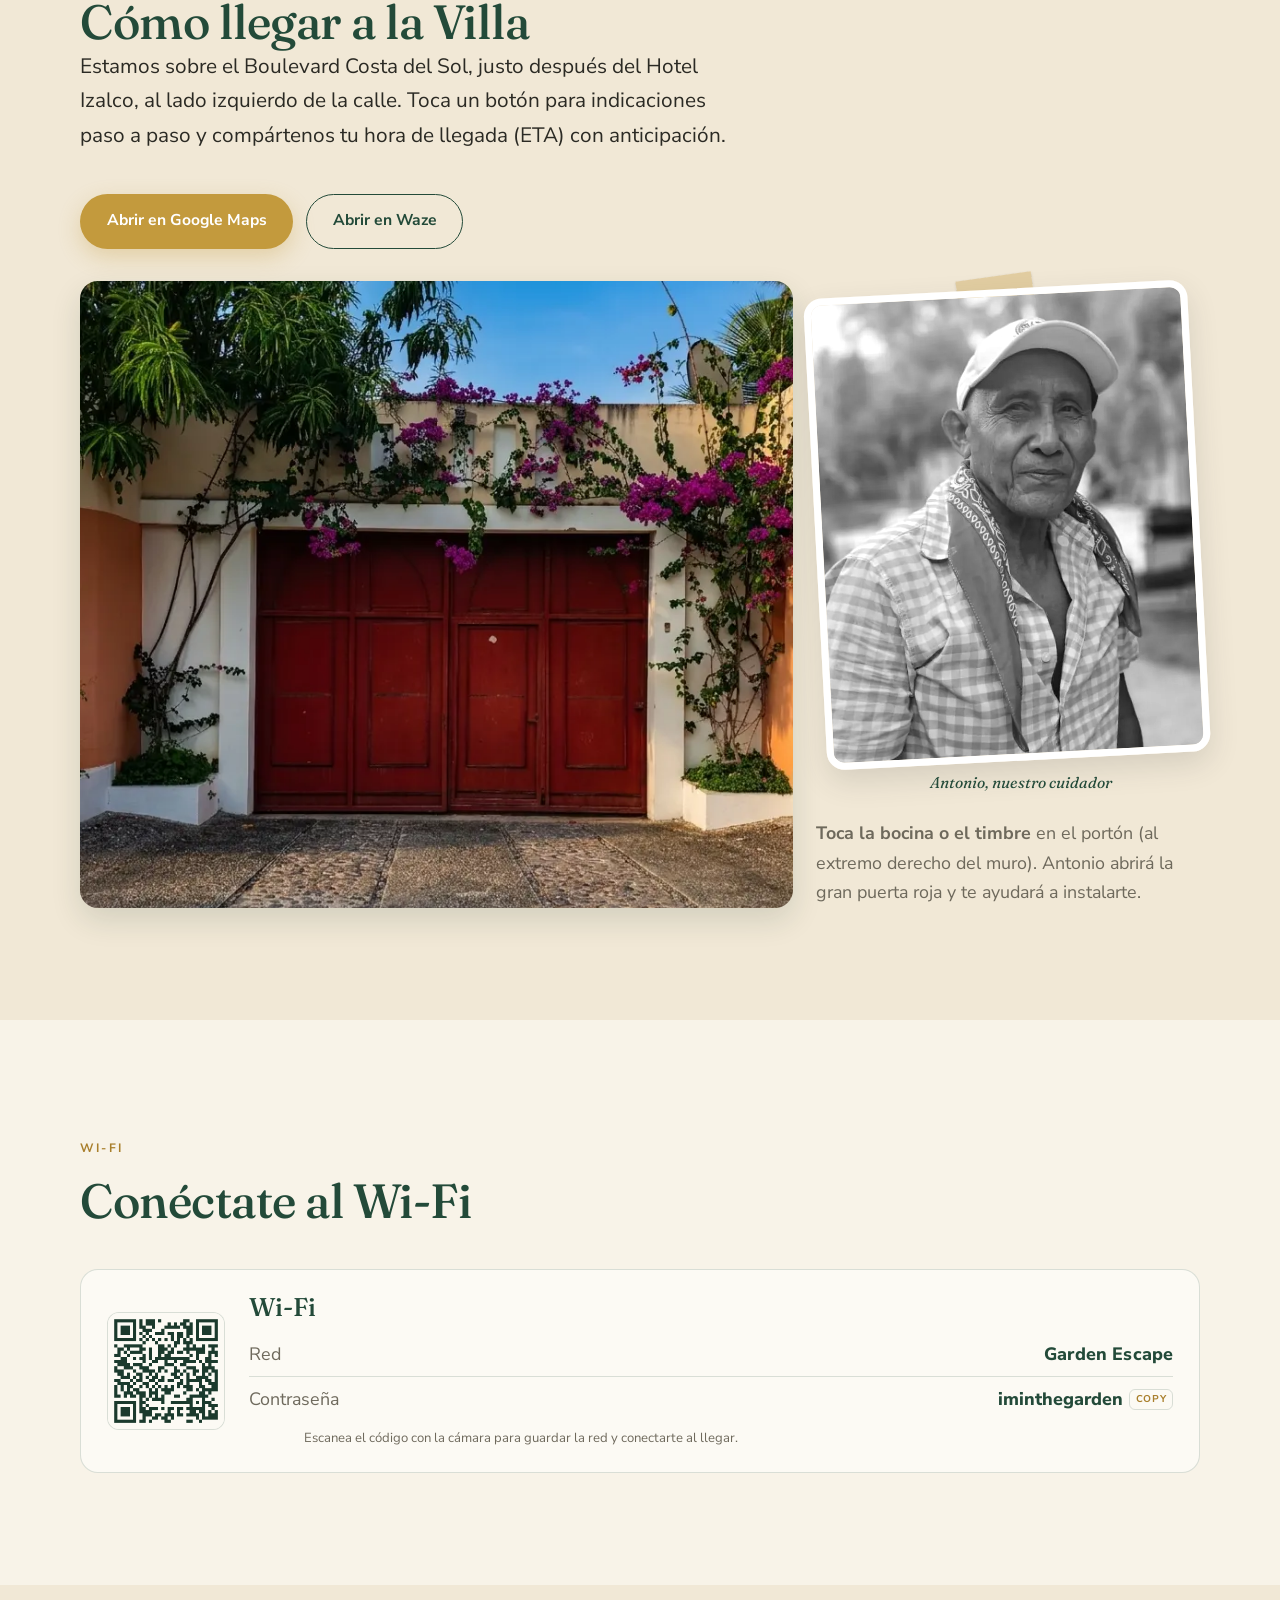
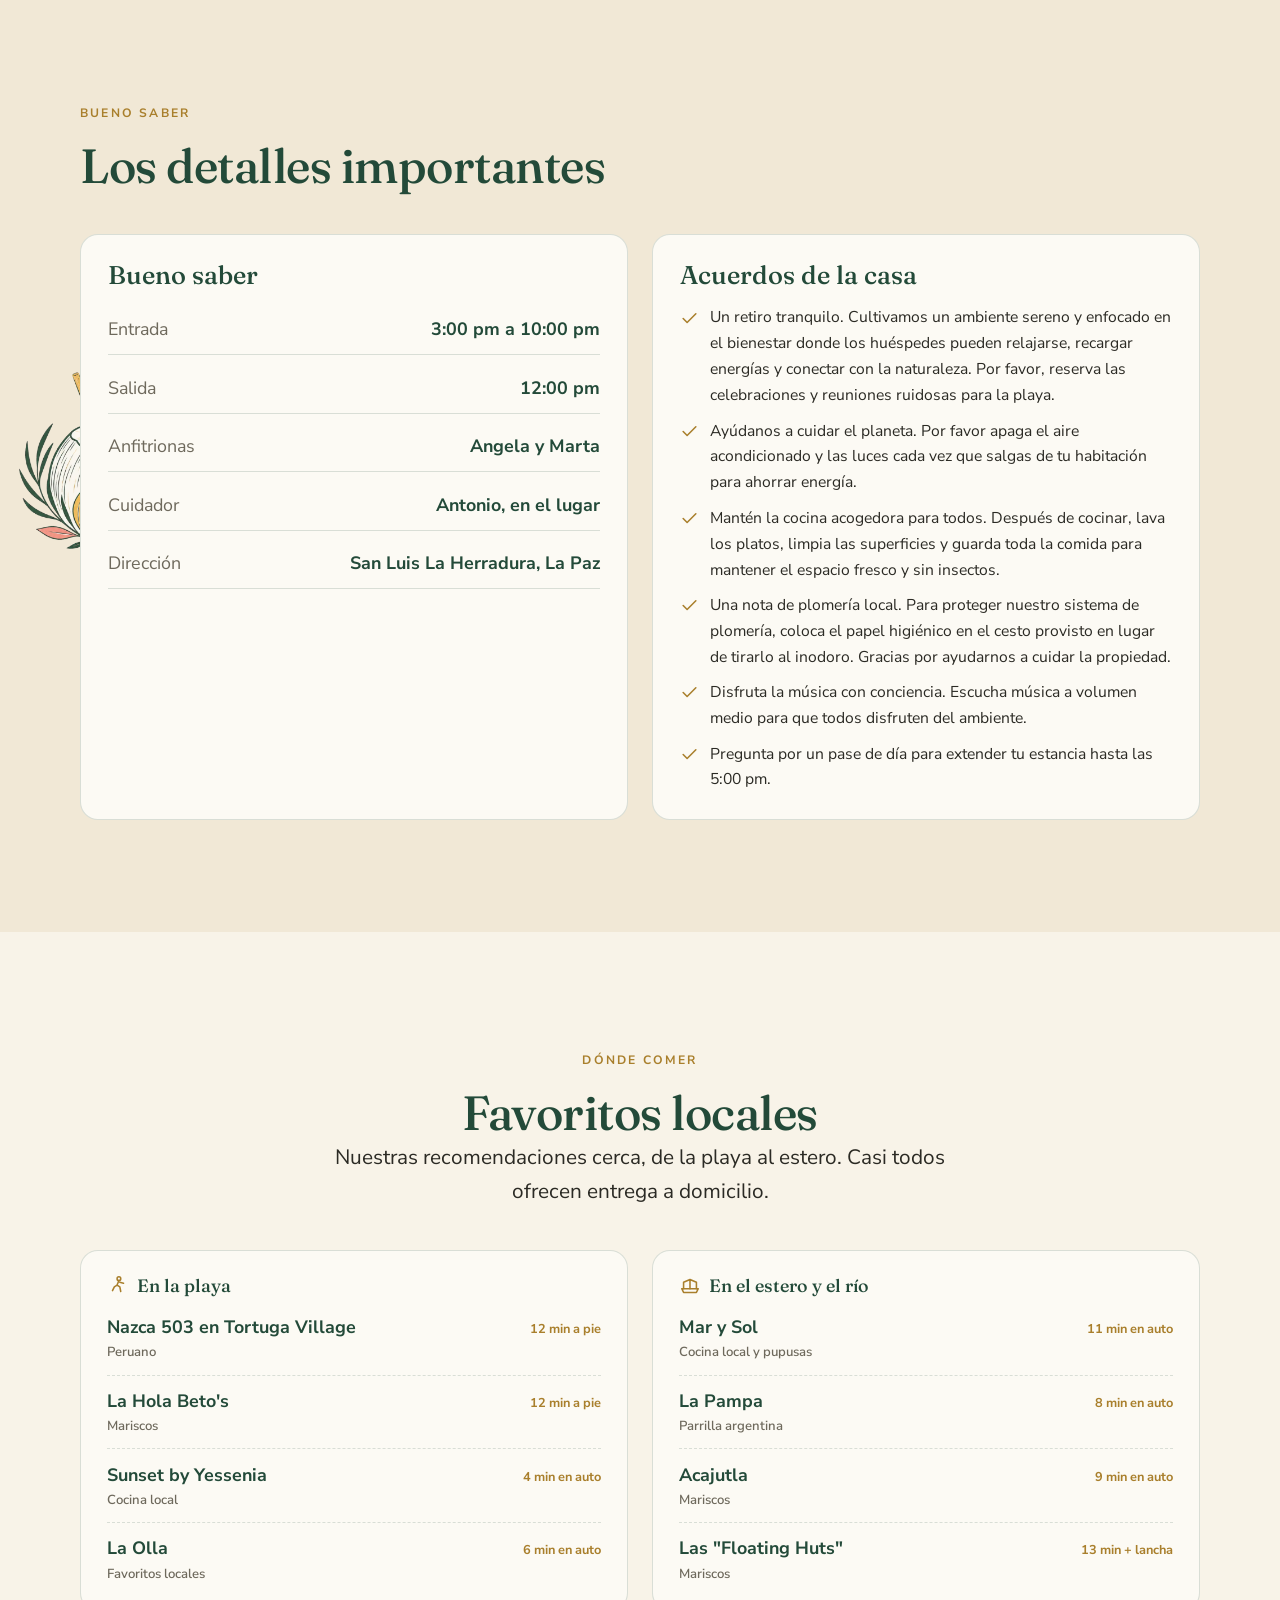
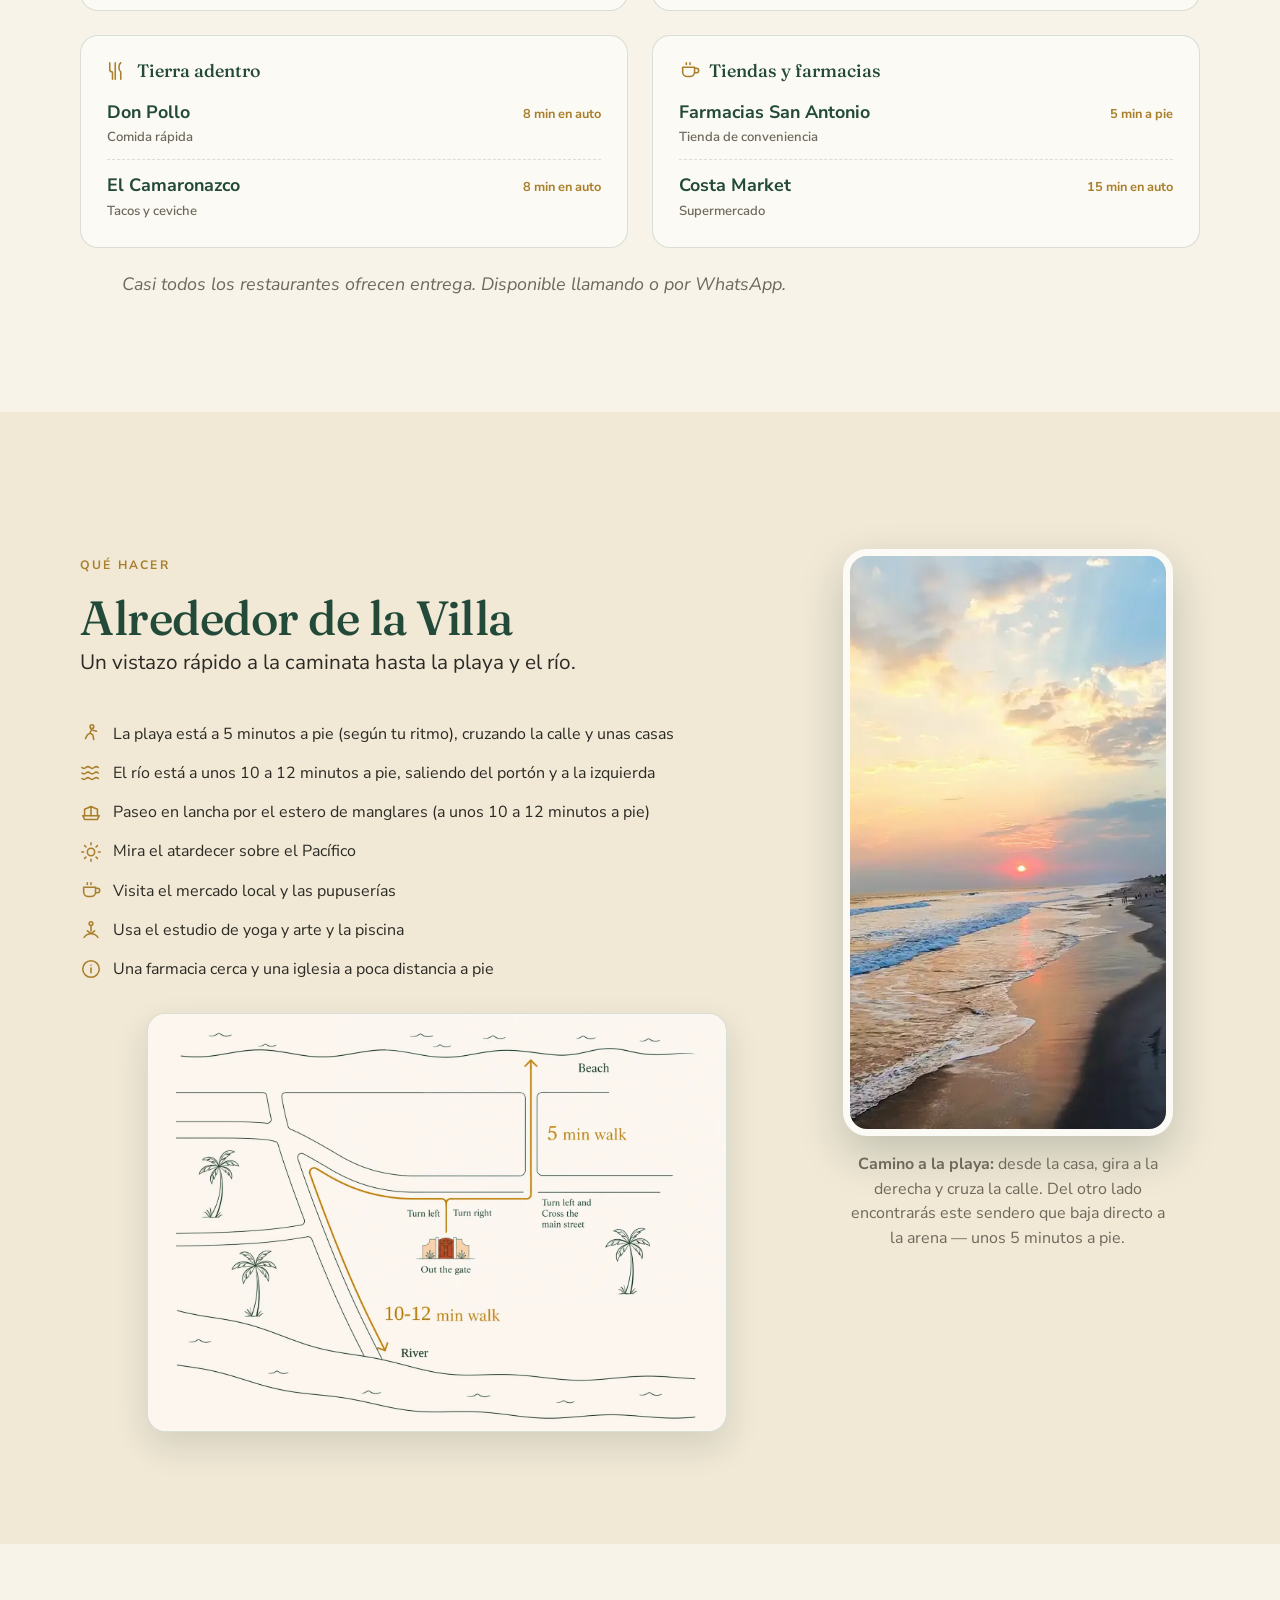
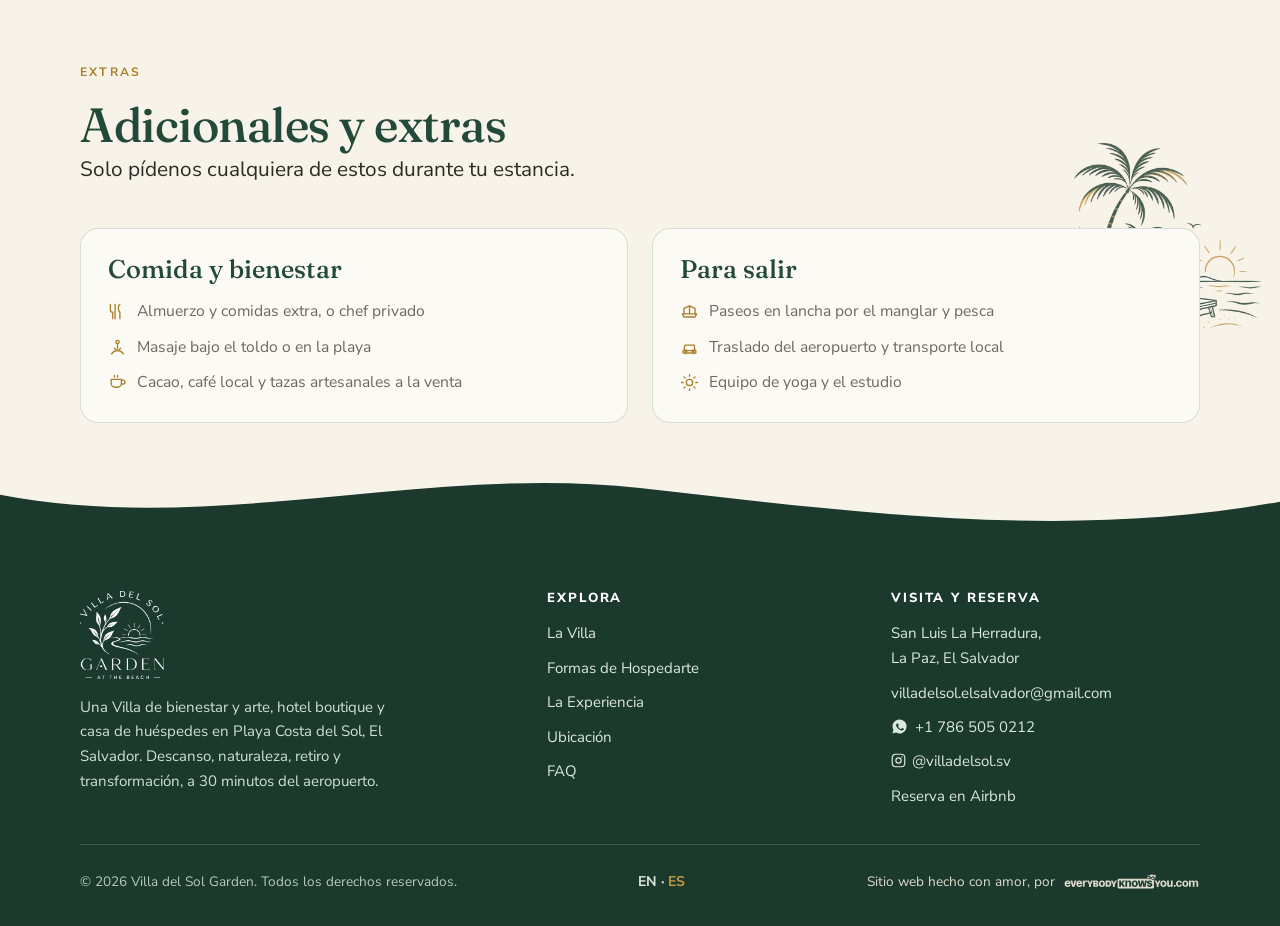
<file: es/guest.html>
<!DOCTYPE html>
<html lang="es">
<head>
<meta charset="UTF-8">
<meta name="viewport" content="width=device-width, initial-scale=1.0">
<title>Gu&iacute;a del Hu&eacute;sped, Villa del Sol Garden</title>
<meta name="description" content="Informaci&oacute;n para hu&eacute;spedes de Villa del Sol Garden: Wi-Fi, reglas de la casa, la zona y adicionales.">
<link rel="canonical" href="https://villadelsolsv.com/es/guest.html">
<link rel="alternate" hreflang="en" href="https://villadelsolsv.com/guest.html">
<link rel="alternate" hreflang="es" href="https://villadelsolsv.com/es/guest.html">
<link rel="alternate" hreflang="x-default" href="https://villadelsolsv.com/guest.html">
<meta property="og:title" content="Gu&iacute;a del Hu&eacute;sped, Villa del Sol Garden">
<meta property="og:description" content="Informaci&oacute;n para hu&eacute;spedes de Villa del Sol Garden: Wi-Fi, reglas de la casa, la zona y adicionales.">
<meta property="og:type" content="website">
<meta property="og:url" content="https://villadelsolsv.com/es/guest.html">
<meta property="og:image" content="https://villadelsolsv.com/assets/images/social-share/social-share-villa-del-sol-garden-villadelsolsv.com.jpg">
<meta property="og:image:width" content="1200">
<meta property="og:image:height" content="630">
<meta property="og:site_name" content="Villa del Sol Garden">
<meta property="og:locale" content="es_SV">
<meta property="og:locale:alternate" content="en_US">
<meta name="twitter:card" content="summary_large_image">
<meta name="twitter:title" content="Gu&iacute;a del Hu&eacute;sped, Villa del Sol Garden">
<meta name="twitter:description" content="Informaci&oacute;n para hu&eacute;spedes de Villa del Sol Garden: Wi-Fi, reglas de la casa, la zona y adicionales.">
<meta name="twitter:image" content="https://villadelsolsv.com/assets/images/social-share/social-share-villa-del-sol-garden-villadelsolsv.com.jpg">
<meta name="robots" content="noindex, nofollow">
<meta name="author" content="Villa del Sol Garden">
<meta name="theme-color" content="#234A39">
<meta name="geo.region" content="SV">
<meta name="geo.placename" content="La Herradura, La Paz, El Salvador">
<link rel="icon" href="../favicon.ico" sizes="any">
<link rel="icon" type="image/png" sizes="32x32" href="../favicon-32x32.png">
<link rel="apple-touch-icon" sizes="180x180" href="../apple-touch-icon.png">
<link rel="manifest" href="../site.webmanifest">
<link rel="alternate" type="text/plain" title="llms.txt" href="https://villadelsolsv.com/llms.txt">
<link rel="preconnect" href="https://fonts.googleapis.com">
<link rel="preconnect" href="https://fonts.gstatic.com" crossorigin>
<link rel="preload" as="style" href="https://fonts.googleapis.com/css2?family=Fraunces:ital,wght@0,400;0,500;0,600;1,400&amp;family=Nunito+Sans:wght@400;600;700;800&amp;display=swap">
<link rel="stylesheet" href="https://fonts.googleapis.com/css2?family=Fraunces:ital,wght@0,400;0,500;0,600;1,400&amp;family=Nunito+Sans:wght@400;600;700;800&amp;display=swap" media="print" onload="this.media='all'">
<noscript><link rel="stylesheet" href="https://fonts.googleapis.com/css2?family=Fraunces:ital,wght@0,400;0,500;0,600;1,400&amp;family=Nunito+Sans:wght@400;600;700;800&amp;display=swap"></noscript>
<link rel="stylesheet" href="../assets/css/tokens.css">
<link rel="stylesheet" href="../assets/css/styles.css">
</head>
<body>
<header class="site-header"><div class="wrap"><nav class="nav" aria-label="Main">
<a class="brand" href="index.html" aria-label="Inicio de Villa del Sol Garden"><img src="../assets/images/logos/logo-villa-del-sol-garden-transparent-villadelsolsv.com.webp" alt="Villa del Sol Garden logo" width="132" height="140"><span class="brand-name">Villa del Sol Garden<small>Junto a la Playa</small></span></a>
<ul class="nav-links"><li><a href="index.html#villa">La Villa</a></li><li><a href="index.html#stays">Estancias</a></li><li><a href="index.html#experience">Experiencia</a></li><li><a href="index.html#location">Ubicaci&oacute;n</a></li><li><a href="retreat.html#events">Eventos</a></li><li><a href="faq.html">FAQ</a></li></ul>
<div class="nav-right"><div class="lang"><a href="../guest.html">EN</a> &middot; <span class="active">ES</span></div><a class="btn btn-gold btn-sm" href="index.html#book">Reservar</a><button class="nav-toggle" aria-label="Menu" aria-expanded="false"><span></span><span></span><span></span></button></div>
</nav></div></header>
<main><section class="page-hero"><div class="page-hero__media"><img src="../assets/images/gallery/hosts-villa-del-sol-villadelsolsv.com.webp" alt="Angela y su madre recibiendo a los hu&eacute;spedes en Villa del Sol Garden"></div><div class="hero-wave" aria-hidden="true"><svg viewBox="0 0 1440 100" preserveAspectRatio="none"><path d="M0,44 C240,96 480,4 720,30 C960,56 1200,104 1440,52 L1440,0 L0,0 Z"></path></svg></div><div class="wrap"><span class="eyebrow">Gu&iacute;a del Hu&eacute;sped</span><h1>Bienvenido a Villa del Sol Garden</h1><p>Nos alegra mucho que est&eacute;s aqu&iacute;. Todo para tu estancia est&aacute; en esta p&aacute;gina: tus anfitrionas, c&oacute;mo llegar, el Wi-Fi, las reglas de la casa y d&oacute;nde comer.</p><div class="page-hero__facts"><span><svg viewBox="0 0 24 24" fill="none" stroke="currentColor" stroke-width="1.7" stroke-linecap="round" stroke-linejoin="round"><circle cx="12" cy="12" r="9"/><path d="M12 7v5l3 2"/></svg>Entrada 3pm</span><span><svg viewBox="0 0 24 24" fill="none" stroke="currentColor" stroke-width="1.7" stroke-linecap="round" stroke-linejoin="round"><circle cx="12" cy="12" r="9"/><path d="M12 7v5l3 2"/></svg>Salida 11am</span><span><svg viewBox="0 0 24 24" fill="none" stroke="currentColor" stroke-width="1.7" stroke-linecap="round" stroke-linejoin="round"><path d="M5 12a10 10 0 0 1 14 0M8.5 15.5a5 5 0 0 1 7 0"/><circle cx="12" cy="19" r=".7"/></svg>Wi-Fi: Garden Escape</span><span><svg viewBox="0 0 24 24" fill="none" stroke="currentColor" stroke-width="1.7" stroke-linecap="round" stroke-linejoin="round"><circle cx="13" cy="4" r="2"/><path d="M13 6l-2 5 3 2 1 5M11 11l-3 2-2 4M14 8l4 1"/></svg>Playa 5 min</span></div></div></section>
<section class="section"><div class="wrap"><div class="hosts-grid reveal"><img src="../assets/images/gallery/angela-and-mom-villa-del-sol-villadelsolsv.com.webp" alt="Angela y su madre junto a la piscina en Villa del Sol Garden"><div><span class="eyebrow">Conoce a Tus Anfitrionas</span><h2>Angela y Marta</h2><p>Somos Angela y Marta, madre e hija, compartiendo nuestro amor por El Salvador. Marta naci&oacute; y creci&oacute; en El Salvador, y Angela es salvadore&ntilde;a-estadounidense. Juntas creamos Villa del Sol Garden como un hogar acogedor junto a la playa donde los hu&eacute;spedes pueden bajar el ritmo, reconectar con la naturaleza y sentir la calidez de la hospitalidad salvadore&ntilde;a. Aqu&iacute; celebramos el arte local, la cultura, el bienestar y la comunidad. Es una alegr&iacute;a compartir este lugar especial contigo.</p><p>Antonio, nuestro cuidador de confianza en el lugar, est&aacute; aqu&iacute; para que tu estancia sea c&oacute;moda y sin preocupaciones. Ya sea que necesites una recomendaci&oacute;n o una mano amiga, todos estamos aqu&iacute; para que te sientas como en casa.</p></div></div></div></section>
<section class="section section--surface"><div class="wrap"><div class="sec-head reveal"><span class="eyebrow">C&oacute;mo Llegar</span><h2>C&oacute;mo llegar a la Villa</h2><p class="lead">Estamos sobre el Boulevard Costa del Sol, justo despu&eacute;s del Hotel Izalco, al lado izquierdo de la calle. Toca un bot&oacute;n para indicaciones paso a paso y comp&aacute;rtenos tu hora de llegada (ETA) con anticipaci&oacute;n.</p></div><div class="guest-actions reveal"><a class="btn btn-gold" href="https://www.google.com/maps/dir/?api=1&destination=13.3318432,-88.9728777" target="_blank" rel="noopener">Abrir en Google Maps</a><a class="btn btn-outline" href="https://waze.com/ul?ll=13.3318432,-88.9728777&navigate=yes" target="_blank" rel="noopener">Abrir en Waze</a></div><div class="gate-grid reveal"><img src="../assets/images/gallery/gate-villa-del-sol-villadelsolsv.com.webp" alt="El port&oacute;n rojo de Villa del Sol Garden"><div style="display:flex;flex-direction:column;gap:1rem;align-items:flex-start;justify-content:center"><div class="cutout"><figure><img src="../assets/images/gallery/caretaker-antonio-villa-del-sol-villadelsolsv.com.webp" alt="Antonio, el cuidador de Villa del Sol Garden"><figcaption>Antonio, nuestro cuidador</figcaption></figure></div><p style="margin:0;color:var(--muted)"><b>Toca la bocina o el timbre</b> en el port&oacute;n (al extremo derecho del muro). Antonio abrir&aacute; la gran puerta roja y te ayudar&aacute; a instalarte.</p></div></div></div></section>
<section class="section"><div class="wrap"><div class="sec-head reveal"><span class="eyebrow">Wi-Fi</span><h2>Con&eacute;ctate al Wi-Fi</h2></div><div class="wifi-card reveal"><img src="../assets/images/icons/wifi-qr-garden-escape-villadelsolsv.com.png" alt="Escanea para conectarte al Wi-Fi Garden Escape"><div class="wc"><h3>Wi-Fi</h3><div class="row"><span>Red</span><b>Garden Escape</b></div><div class="row"><span>Contrase&ntilde;a</span><button class="copyable" data-copy="iminthegarden" aria-label="Copiar contrase&ntilde;a Wi-Fi">iminthegarden</button></div><p class="scan">Escanea el c&oacute;digo con la c&aacute;mara para guardar la red y conectarte al llegar.</p></div></div></div></section>
<section class="section section--surface"><div class="motif motif--left" aria-hidden="true"><img src="../assets/images/decor/decor-coconut-drink-villa-del-sol-villadelsolsv.com.webp" alt="" loading="lazy"></div><div class="wrap"><div class="sec-head reveal"><span class="eyebrow">Bueno Saber</span><h2>Los detalles importantes</h2></div><div class="guest-grid reveal"><div class="info-card"><h3>Bueno saber</h3><div class="kv"><div><span>Entrada</span><span>3:00 pm a 10:00 pm</span></div><div><span>Salida</span><span>12:00 pm</span></div><div><span>Anfitrionas</span><span>Angela y Marta</span></div><div><span>Cuidador</span><span>Antonio, en el lugar</span></div><div><span>Direcci&oacute;n</span><span>San Luis La Herradura, La Paz</span></div></div></div><div class="info-card"><h3>Acuerdos de la casa</h3><ul class="rules-list"><li><svg viewBox="0 0 24 24" fill="none" stroke="currentColor" stroke-width="2" stroke-linecap="round" stroke-linejoin="round"><path d="M20 6 9 17l-5-5"/></svg><span>Un retiro tranquilo. Cultivamos un ambiente sereno y enfocado en el bienestar donde los hu&eacute;spedes pueden relajarse, recargar energ&iacute;as y conectar con la naturaleza. Por favor, reserva las celebraciones y reuniones ruidosas para la playa.</span></li><li><svg viewBox="0 0 24 24" fill="none" stroke="currentColor" stroke-width="2" stroke-linecap="round" stroke-linejoin="round"><path d="M20 6 9 17l-5-5"/></svg><span>Ay&uacute;danos a cuidar el planeta. Por favor apaga el aire acondicionado y las luces cada vez que salgas de tu habitaci&oacute;n para ahorrar energ&iacute;a.</span></li><li><svg viewBox="0 0 24 24" fill="none" stroke="currentColor" stroke-width="2" stroke-linecap="round" stroke-linejoin="round"><path d="M20 6 9 17l-5-5"/></svg><span>Mant&eacute;n la cocina acogedora para todos. Despu&eacute;s de cocinar, lava los platos, limpia las superficies y guarda toda la comida para mantener el espacio fresco y sin insectos.</span></li><li><svg viewBox="0 0 24 24" fill="none" stroke="currentColor" stroke-width="2" stroke-linecap="round" stroke-linejoin="round"><path d="M20 6 9 17l-5-5"/></svg><span>Una nota de plomer&iacute;a local. Para proteger nuestro sistema de plomer&iacute;a, coloca el papel higi&eacute;nico en el cesto provisto en lugar de tirarlo al inodoro. Gracias por ayudarnos a cuidar la propiedad.</span></li><li><svg viewBox="0 0 24 24" fill="none" stroke="currentColor" stroke-width="2" stroke-linecap="round" stroke-linejoin="round"><path d="M20 6 9 17l-5-5"/></svg><span>Disfruta la m&uacute;sica con conciencia. Escucha m&uacute;sica a volumen medio para que todos disfruten del ambiente.</span></li><li><svg viewBox="0 0 24 24" fill="none" stroke="currentColor" stroke-width="2" stroke-linecap="round" stroke-linejoin="round"><path d="M20 6 9 17l-5-5"/></svg><span>Pregunta por un pase de d&iacute;a para extender tu estancia hasta las 5:00 pm.</span></li></ul></div></div></div></section>
<section class="section"><div class="leaf-flock" data-n="10" aria-hidden="true"></div><div class="wrap"><div class="sec-head center reveal"><span class="eyebrow">D&oacute;nde Comer</span><h2>Favoritos locales</h2><p class="lead">Nuestras recomendaciones cerca, de la playa al estero. Casi todos ofrecen entrega a domicilio.</p></div><div class="rest-grid reveal"><div class="rest-card"><h3><svg viewBox="0 0 24 24" fill="none" stroke="currentColor" stroke-width="1.7" stroke-linecap="round" stroke-linejoin="round"><circle cx="13" cy="4" r="2"/><path d="M13 6l-2 5 3 2 1 5M11 11l-3 2-2 4M14 8l4 1"/></svg>En la playa</h3><ul><li><span class="nm">Nazca 503 en Tortuga Village<small>Peruano</small></span><span class="dist">12 min a pie</span></li><li><span class="nm">La Hola Beto's<small>Mariscos</small></span><span class="dist">12 min a pie</span></li><li><span class="nm">Sunset by Yessenia<small>Cocina local</small></span><span class="dist">4 min en auto</span></li><li><span class="nm">La Olla<small>Favoritos locales</small></span><span class="dist">6 min en auto</span></li></ul></div><div class="rest-card"><h3><svg viewBox="0 0 24 24" fill="none" stroke="currentColor" stroke-width="1.7" stroke-linecap="round" stroke-linejoin="round"><path d="M3 15h18l-2 4H5l-2-4Z"/><path d="M5 15V8l7-3 7 3v7M12 5v10"/></svg>En el estero y el r&iacute;o</h3><ul><li><span class="nm">Mar y Sol<small>Cocina local y pupusas</small></span><span class="dist">11 min en auto</span></li><li><span class="nm">La Pampa<small>Parrilla argentina</small></span><span class="dist">8 min en auto</span></li><li><span class="nm">Acajutla<small>Mariscos</small></span><span class="dist">9 min en auto</span></li><li><span class="nm">Las "Floating Huts"<small>Mariscos</small></span><span class="dist">13 min + lancha</span></li></ul></div><div class="rest-card"><h3><svg viewBox="0 0 24 24" fill="none" stroke="currentColor" stroke-width="1.7" stroke-linecap="round" stroke-linejoin="round"><path d="M3 3v7a3 3 0 0 0 3 3v8M9 3v18M15 3c-1.5 1-2 3-2 5s.5 4 2 5v8"/></svg>Tierra adentro</h3><ul><li><span class="nm">Don Pollo<small>Comida r&aacute;pida</small></span><span class="dist">8 min en auto</span></li><li><span class="nm">El Camaronazco<small>Tacos y ceviche</small></span><span class="dist">8 min en auto</span></li></ul></div><div class="rest-card"><h3><svg viewBox="0 0 24 24" fill="none" stroke="currentColor" stroke-width="1.7" stroke-linecap="round" stroke-linejoin="round"><path d="M4 8h13v5a5 5 0 0 1-5 5H9a5 5 0 0 1-5-5V8Z"/><path d="M17 9h2a2 2 0 0 1 0 5h-2M8 3v2M12 3v2"/></svg>Tiendas y farmacias</h3><ul><li><span class="nm">Farmacias San Antonio<small>Tienda de conveniencia</small></span><span class="dist">5 min a pie</span></li><li><span class="nm">Costa Market<small>Supermercado</small></span><span class="dist">15 min en auto</span></li></ul></div></div><p class="rest-note">Casi todos los restaurantes ofrecen entrega. Disponible llamando o por WhatsApp.</p></div></section>
<section class="section section--surface"><div class="wrap"><div class="gate-grid reveal" style="align-items:start"><div><div class="sec-head reveal"><span class="eyebrow">Qu&eacute; Hacer</span><h2>Alrededor de la Villa</h2><p class="lead">Un vistazo r&aacute;pido a la caminata hasta la playa y el r&iacute;o.</p></div><ul class="feature-list"><li><svg viewBox="0 0 24 24" fill="none" stroke="currentColor" stroke-width="1.7" stroke-linecap="round" stroke-linejoin="round"><circle cx="13" cy="4" r="2"/><path d="M13 6l-2 5 3 2 1 5M11 11l-3 2-2 4M14 8l4 1"/></svg><span>La playa est&aacute; a 5 minutos a pie (seg&uacute;n tu ritmo), cruzando la calle y unas casas</span></li><li><svg viewBox="0 0 24 24" fill="none" stroke="currentColor" stroke-width="1.7" stroke-linecap="round" stroke-linejoin="round"><path d="M2 6c1.5 1.3 3 1.3 4.5 0S9.5 4.7 11 6s3 1.3 4.5 0S18.5 4.7 20 6M2 12c1.5 1.3 3 1.3 4.5 0S9.5 10.7 11 12s3 1.3 4.5 0S18.5 10.7 20 12M2 18c1.5 1.3 3 1.3 4.5 0S9.5 16.7 11 18s3 1.3 4.5 0S18.5 16.7 20 18"/></svg><span>El r&iacute;o est&aacute; a unos 10 a 12 minutos a pie, saliendo del port&oacute;n y a la izquierda</span></li><li><svg viewBox="0 0 24 24" fill="none" stroke="currentColor" stroke-width="1.7" stroke-linecap="round" stroke-linejoin="round"><path d="M3 15h18l-2 4H5l-2-4Z"/><path d="M5 15V8l7-3 7 3v7M12 5v10"/></svg><span>Paseo en lancha por el estero de manglares (a unos 10 a 12 minutos a pie)</span></li><li><svg viewBox="0 0 24 24" fill="none" stroke="currentColor" stroke-width="1.7" stroke-linecap="round" stroke-linejoin="round"><circle cx="12" cy="12" r="4"/><path d="M12 2v2M12 20v2M4 12H2M22 12h-2M5 5l1.5 1.5M17.5 17.5 19 19M19 5l-1.5 1.5M6.5 17.5 5 19"/></svg><span>Mira el atardecer sobre el Pac&iacute;fico</span></li><li><svg viewBox="0 0 24 24" fill="none" stroke="currentColor" stroke-width="1.7" stroke-linecap="round" stroke-linejoin="round"><path d="M4 8h13v5a5 5 0 0 1-5 5H9a5 5 0 0 1-5-5V8Z"/><path d="M17 9h2a2 2 0 0 1 0 5h-2M8 3v2M12 3v2"/></svg><span>Visita el mercado local y las pupuser&iacute;as</span></li><li><svg viewBox="0 0 24 24" fill="none" stroke="currentColor" stroke-width="1.7" stroke-linecap="round" stroke-linejoin="round"><circle cx="12" cy="5" r="2"/><path d="M12 8v5M4.5 20c2-3 4.7-4 7.5-4s5.5 1 7.5 4M8 13l4 3 4-3"/></svg><span>Usa el estudio de yoga y arte y la piscina</span></li><li><svg viewBox="0 0 24 24" fill="none" stroke="currentColor" stroke-width="1.7" stroke-linecap="round" stroke-linejoin="round"><circle cx="12" cy="12" r="9"/><path d="M12 11v5M12 8h.01"/></svg><span>Una farmacia cerca y una iglesia a poca distancia a pie</span></li></ul><figure class="walk-map reveal"><img src="../assets/images/gallery/beach-river-walk-map-villa-del-sol-villadelsolsv.com.webp" alt="Mapa ilustrado de la caminata desde el port&oacute;n de la Villa hasta la playa (unos 5 minutos) y el r&iacute;o (unos 7 minutos)" loading="lazy"></figure></div><figure class="walk-fig reveal"><video class="walk-video" muted loop playsinline autoplay preload="none" poster="../assets/images/gallery/walk-to-beach-poster-villa-del-sol-villadelsolsv.com.webp"><source src="../assets/video/walk-to-beach-villa-del-sol-villadelsolsv.com.mp4" type="video/mp4"></video><figcaption><b>Camino a la playa:</b> desde la casa, gira a la derecha y cruza la calle. Del otro lado encontrar&aacute;s este sendero que baja directo a la arena &mdash; unos 5 minutos a pie.</figcaption></figure></div></div></section>
<section class="section"><div class="motif motif--right" aria-hidden="true"><img src="../assets/images/decor/decor-palm-beach-villa-del-sol-villadelsolsv.com.webp" alt="" loading="lazy"></div><div class="wrap"><div class="sec-head reveal"><span class="eyebrow">Extras</span><h2>Adicionales y extras</h2><p class="lead">Solo pídenos cualquiera de estos durante tu estancia.</p></div><div class="two-cards reveal"><div class="info-card"><h3>Comida y bienestar</h3><ul><li><svg viewBox="0 0 24 24" fill="none" stroke="currentColor" stroke-width="1.7" stroke-linecap="round" stroke-linejoin="round"><path d="M3 3v7a3 3 0 0 0 3 3v8M9 3v18M15 3c-1.5 1-2 3-2 5s.5 4 2 5v8"/></svg><span>Almuerzo y comidas extra, o chef privado</span></li><li><svg viewBox="0 0 24 24" fill="none" stroke="currentColor" stroke-width="1.7" stroke-linecap="round" stroke-linejoin="round"><circle cx="12" cy="5" r="2"/><path d="M12 8v5M4.5 20c2-3 4.7-4 7.5-4s5.5 1 7.5 4M8 13l4 3 4-3"/></svg><span>Masaje bajo el toldo o en la playa</span></li><li><svg viewBox="0 0 24 24" fill="none" stroke="currentColor" stroke-width="1.7" stroke-linecap="round" stroke-linejoin="round"><path d="M4 8h13v5a5 5 0 0 1-5 5H9a5 5 0 0 1-5-5V8Z"/><path d="M17 9h2a2 2 0 0 1 0 5h-2M8 3v2M12 3v2"/></svg><span>Cacao, caf&eacute; local y tazas artesanales a la venta</span></li></ul></div><div class="info-card"><h3>Para salir</h3><ul><li><svg viewBox="0 0 24 24" fill="none" stroke="currentColor" stroke-width="1.7" stroke-linecap="round" stroke-linejoin="round"><path d="M3 15h18l-2 4H5l-2-4Z"/><path d="M5 15V8l7-3 7 3v7M12 5v10"/></svg><span>Paseos en lancha por el manglar y pesca</span></li><li><svg viewBox="0 0 24 24" fill="none" stroke="currentColor" stroke-width="1.7" stroke-linecap="round" stroke-linejoin="round"><path d="M5 16 6.2 9h11.6L19 16M4 16h16v3H4zM7 19v1M17 19v1"/><circle cx="7.5" cy="16.5" r="1.3"/><circle cx="16.5" cy="16.5" r="1.3"/></svg><span>Traslado del aeropuerto y transporte local</span></li><li><svg viewBox="0 0 24 24" fill="none" stroke="currentColor" stroke-width="1.7" stroke-linecap="round" stroke-linejoin="round"><circle cx="12" cy="12" r="4"/><path d="M12 2v2M12 20v2M4 12H2M22 12h-2M5 5l1.5 1.5M17.5 17.5 19 19M19 5l-1.5 1.5M6.5 17.5 5 19"/></svg><span>Equipo de yoga y el estudio</span></li></ul></div></div></div></section>
</main><footer class="site-footer"><div class="footer-wave" aria-hidden="true"><svg viewBox="0 0 1440 90" preserveAspectRatio="none"><path d="M0,42 C240,90 480,6 720,34 C960,62 1200,96 1440,50 L1440,90 L0,90 Z"></path></svg></div><div class="wrap"><div class="footer-top">
<div class="footer-brand"><img src="../assets/images/logos/logo-villa-del-sol-garden-white-villadelsolsv.com.webp" alt="Villa del Sol Garden logo" width="140" height="140"><p>Una Villa de bienestar y arte, hotel boutique y casa de hu&eacute;spedes en Playa Costa del Sol, El Salvador. Descanso, naturaleza, retiro y transformaci&oacute;n, a 30 minutos del aeropuerto.</p></div>
<div class="footer-col"><h4>Explora</h4><ul><li><a href="index.html#villa">La Villa</a></li><li><a href="index.html#stays">Formas de Hospedarte</a></li><li><a href="index.html#experience">La Experiencia</a></li><li><a href="index.html#location">Ubicaci&oacute;n</a></li><li><a href="faq.html">FAQ</a></li></ul></div>
<div class="footer-col"><h4>Visita y Reserva</h4><ul><li>San Luis La Herradura,<br>La Paz, El Salvador</li><li><a href="mailto:villadelsol.elsalvador@gmail.com">villadelsol.elsalvador@gmail.com</a></li><li><a href="https://wa.me/17865050212" target="_blank" rel="noopener"><svg viewBox="0 0 24 24" width="17" height="17" fill="currentColor" style="vertical-align:-3px;margin-right:.4rem"><path d="M12.04 2C6.58 2 2.13 6.45 2.13 11.91c0 1.75.46 3.45 1.32 4.95L2 22l5.25-1.38a9.9 9.9 0 0 0 4.79 1.22c5.46 0 9.91-4.45 9.91-9.91 0-2.65-1.03-5.14-2.9-7.01A9.82 9.82 0 0 0 12.04 2zm5.8 14.13c-.24.68-1.42 1.31-1.95 1.35-.5.05-.5.4-3.15-.66-2.66-1.05-4.32-3.77-4.45-3.95-.13-.18-1.06-1.41-1.06-2.69 0-1.28.67-1.9.91-2.17.24-.26.52-.33.7-.33.17 0 .35 0 .5.01.16.01.38-.06.59.45.24.58.79 2 .86 2.14.07.14.12.31.02.49-.09.18-.14.29-.28.45-.14.16-.29.35-.42.47-.14.14-.28.29-.12.57.16.28.72 1.19 1.55 1.93 1.06.95 1.96 1.24 2.24 1.38.28.14.44.12.61-.07.17-.19.7-.82.89-1.1.18-.28.37-.23.61-.14.24.09 1.55.73 1.82.86.27.14.44.2.51.32.07.11.07.66-.17 1.34z"/></svg>+1 786 505 0212</a></li><li><a href="https://www.instagram.com/villadelsol.sv" target="_blank" rel="noopener"><svg viewBox="0 0 24 24" width="15" height="15" fill="none" stroke="currentColor" stroke-width="1.9" style="vertical-align:-2px;margin-right:.35rem"><rect x="2" y="2" width="20" height="20" rx="5.5"/><circle cx="12" cy="12" r="4.2"/><circle cx="17.6" cy="6.4" r="1.1" fill="currentColor" stroke="none"/></svg>@villadelsol.sv</a></li><li><a href="https://www.airbnb.com/rooms/1538525863498838806" target="_blank" rel="noopener">Reserva en Airbnb</a></li></ul></div>
</div><div class="footer-bottom"><small>&copy; 2026 Villa del Sol Garden. Todos los derechos reservados.</small><span class="footer-lang"><a href="#">EN</a> &middot; <span class="active">ES</span></span><a class="eky-credit" href="https://everybodyknowsyou.com" target="_blank" rel="noopener" aria-label="Sitio web hecho con amor por everybodyknowsyou.com"><span class="eky-credit__text">Sitio web hecho con amor, por</span><svg role="img" aria-label="everybodyknowsyou.com" id="Layer_1" data-name="Layer 1" xmlns="http://www.w3.org/2000/svg" viewBox="0 0 1296.95 160.34">
  <defs>
    <style>
            .cls-1 { fill: var(--eky-bg, #ffffff); }
      .cls-2 { fill: var(--eky-fg, currentColor); }
    </style>
  </defs>
  <g>
    <g>
      <g>
        <rect class="cls-2" x="515.16" y="55.21" width="342.62" height="90.52" rx="12" ry="12"/>
        <path class="cls-1" d="M530.13,71.12h16.6v15.46l-.24,6.96h.32l3.32-4.61,15.14-17.81h19.83l-22.02,25.02,22.18,33.68h-19.92l-13.76-20.73-4.86,5.34v15.38h-16.6v-58.69Z"/>
        <path class="cls-1" d="M604.13,71.12v8.01h.32c4.53-6.23,10.53-9.23,18.54-9.23,12.47,0,18.94,7.29,18.94,22.02v37.89h-16.6v-35.3c0-7.69-2.75-10.85-8.58-10.85-7.21,0-11.82,4.7-11.82,12.14v34h-16.6v-58.69h15.79Z"/>
        <path class="cls-1" d="M647.37,100.43c0-17.57,11.09-30.52,29.31-30.52s29.31,12.95,29.31,30.52-11.09,30.6-29.31,30.6-29.31-13.03-29.31-30.6ZM688.66,100.43c0-9.8-3.81-17.16-11.98-17.16s-11.98,7.37-11.98,17.16,3.81,17.24,11.98,17.24,11.98-7.45,11.98-17.24Z"/>
        <path class="cls-1" d="M705.66,71.12h17.57l6.64,35.62c.41,2.02.73,4.86,1.14,6.88h.32l1.21-6.88,6.88-35.62h18.54l7.45,35.62,1.29,6.88h.32l1.05-6.88,5.99-35.62h17.24l-13.28,58.69h-21.53l-6.64-32.38-1.29-6.88h-.32l-1.21,6.88-6.56,32.38h-21.45l-13.36-58.69Z"/>
        <path class="cls-1" d="M791.81,110.79l17-.08c.57,4.78,3.72,7.53,9.31,7.53,4.61,0,7.85-1.7,7.85-5.26,0-2.67-1.78-4.37-5.59-5.26l-14.09-3.24c-8.98-2.02-13.84-7.77-13.84-16.27,0-11.5,8.99-18.3,24.69-18.3,14.65,0,23.56,6.96,23.8,18.05h-17c-.49-3.32-2.67-5.67-7.69-5.67-4.37,0-7.21,1.54-7.21,4.61,0,2.43,1.7,3.81,5.59,4.7l14.09,3.24c9.23,2.1,14.09,8.18,14.09,16.84,0,12.71-10.28,19.35-24.77,19.35-16.19,0-25.99-7.77-26.23-20.24Z"/>
      </g>
      <g>
        <path class="cls-2" d="M918.06,100.39c0-17.57,11.09-30.52,29.31-30.52s29.31,12.95,29.31,30.52-11.09,30.6-29.31,30.6-29.31-13.03-29.31-30.6ZM959.34,100.39c0-9.8-3.81-17.16-11.98-17.16s-11.98,7.37-11.98,17.16,3.81,17.24,11.98,17.24,11.98-7.45,11.98-17.24Z"/>
        <path class="cls-2" d="M1018.85,129.78v-7.85h-.32c-4.61,6.15-10.52,9.07-17.89,9.07-11.98,0-18.46-7.29-18.46-21.94v-37.97h16.6v35.38c0,7.69,2.83,10.77,8.18,10.77,6.56,0,11.09-4.61,11.09-12.63v-33.52h16.6v58.69h-15.79Z"/>
        <path class="cls-2" d="M884.01,109.52l-20.4-38.4h17.84l8.26,17.75c.99,2.06,1.9,4.96,2.89,7.02h.33c.91-2.06,1.82-4.96,2.72-7.02l7.85-17.75h17.51l-20.07,38.57v21.31h-16.93v-21.47Z"/>
      </g>
      <g>
        <path class="cls-2" d="M14.66,100.39c0-17.97,10.85-30.52,29.55-30.52s28.01,12.47,27.36,34.41h-39.35c.89,8.91,4.53,14.01,11.66,14.01,5.67,0,9.31-3,10.44-8.5h16.76c-2.19,13.28-12.31,21.21-26.88,21.21-18.7,0-29.55-12.63-29.55-30.6ZM54.58,92.54c-1.05-6.56-4.78-9.96-10.36-9.96s-9.8,3.64-11.42,9.96h21.78Z"/>
        <path class="cls-2" d="M69.8,71.09h17.49l9.47,35.62c.57,2.02,1.05,4.86,1.62,6.88h.32l1.54-6.88,8.99-35.62h17.16l-17.81,58.69h-21.13l-17.65-58.69Z"/>
        <path class="cls-2" d="M124.69,100.39c0-17.97,10.85-30.52,29.55-30.52s28.01,12.47,27.36,34.41h-39.35c.89,8.91,4.53,14.01,11.66,14.01,5.67,0,9.31-3,10.44-8.5h16.76c-2.19,13.28-12.31,21.21-26.88,21.21-18.7,0-29.55-12.63-29.55-30.6ZM164.61,92.54c-1.05-6.56-4.78-9.96-10.36-9.96s-9.8,3.64-11.42,9.96h21.78Z"/>
        <path class="cls-2" d="M187.44,71.09h15.46v9.47h.32c3.64-7.37,8.74-10.69,15.71-10.69,1.86,0,3.56.24,5.1.81v15.79h-.32c-1.7-.49-3.24-.73-5.18-.73-9.15,0-14.49,5.42-14.49,16.11v27.93h-16.6v-58.69Z"/>
        <path class="cls-2" d="M285.57,71.09h26.15c13.52,0,20.97,5.42,20.97,14.82,0,6.15-3.08,10.36-9.96,12.39v.32c8.02,1.46,12.23,6.23,12.23,13.84,0,10.52-8.42,17.33-21.7,17.33h-27.69v-58.69ZM316.66,88.82c0-3.64-2.02-5.18-6.56-5.18h-7.93v10.77h7.93c4.37,0,6.56-1.86,6.56-5.59ZM318.6,111.24c0-3.81-2.27-5.99-6.88-5.99h-9.55v11.98h9.63c4.45,0,6.8-2.19,6.8-5.99Z"/>
        <path class="cls-2" d="M337.95,100.39c0-17.57,11.09-30.52,29.31-30.52s29.31,12.95,29.31,30.52-11.09,30.6-29.31,30.6-29.31-13.03-29.31-30.6ZM379.24,100.39c0-9.8-3.8-17.16-11.98-17.16s-11.98,7.37-11.98,17.16,3.8,17.24,11.98,17.24,11.98-7.45,11.98-17.24Z"/>
        <path class="cls-2" d="M402.08,71.09h24.13c18.62,0,29.63,10.36,29.63,29.31s-11.01,29.39-29.63,29.39h-24.13v-58.69ZM438.99,100.39c0-10.77-5.83-16.19-13.36-16.19h-6.96v32.46h6.96c7.53,0,13.36-5.51,13.36-16.27Z"/>
        <path class="cls-2" d="M471.04,109.52l-20.4-38.4h17.84l8.26,17.75c.99,2.06,1.9,4.96,2.89,7.02h.33c.91-2.06,1.82-4.96,2.72-7.02l7.85-17.75h17.51l-20.07,38.57v21.31h-16.93v-21.47Z"/>
        <path class="cls-2" d="M245.89,109.52l-20.4-38.4h17.84l8.26,17.75c.99,2.06,1.9,4.96,2.89,7.02h.33c.91-2.06,1.82-4.96,2.72-7.02l7.85-17.75h17.51l-20.07,38.57v21.31h-16.93v-21.47Z"/>
      </g>
    </g>
    <g>
      <g>
        <path class="cls-2" d="M837.89,14.05c5.42-1.65,11.14.47,13.85,5.48.39.72,1.1,1.2,1.88,1.34.7.12,1.52-.2,2.16-.74,4.05-3.38,9.74-3.68,14.06-.7,4.24,2.92,5.92,8.22,4.35,13.25l-6.96,22.26c-2.45,8.46-9.67,14.45-18.27,15.02-8.94.6-17.2-4.68-20.36-13.03-.17-.45-.5-.62-.88-.67s-.66.09-.98.46c-5.78,6.49-15.01,8.59-23.07,5.2-7.59-3.19-12.57-10.83-12.37-19.15.21-8.44,5.67-16.24,13.97-18.77l32.61-9.94ZM844.69,65.73c8.85,1.59,17.31-4.28,18.9-13.13,1.59-8.85-4.28-17.31-13.13-18.9-8.85-1.59-17.31,4.28-18.9,13.13s4.28,17.31,13.13,18.9ZM808.72,59.25c8.85,1.59,17.31-4.28,18.9-13.13,1.59-8.85-4.28-17.31-13.13-18.9-8.85-1.59-17.31,4.28-18.9,13.13-1.59,8.85,4.28,17.31,13.13,18.9Z"/>
        <g>
          <path class="cls-1" d="M850.46,33.7c8.85,1.59,14.72,10.06,13.13,18.9-1.59,8.85-10.06,14.72-18.9,13.13-8.85-1.59-14.72-10.06-13.13-18.9s10.06-14.72,18.9-13.13Z"/>
          <path class="cls-1" d="M814.49,27.22c8.85,1.59,14.72,10.06,13.13,18.9-1.59,8.85-10.06,14.72-18.9,13.13-8.85-1.59-14.72-10.06-13.13-18.9,1.59-8.85,10.06-14.72,18.9-13.13Z"/>
        </g>
      </g>
      <g>
        <g>
          <path class="cls-2" d="M847.57,56.91c-.06-.86-.28-1.56-.42-2.47.64.65,1.19,1.16,1.91,1.66,1.12.79,2.71.42,3.44-.7.73-1.11.45-2.64-.68-3.44-.71-.5-1.52-.66-2.4-1.05,1.54-.53,3.13-1,3.41-2.57.17-.93-.14-1.9-.84-2.43-1.03-.79-2.26-.75-3.22.02-.58.46-1.06.91-1.67,1.49.18-.89.4-1.63.45-2.5.09-1.44-1.09-2.58-2.46-2.58s-2.55,1.17-2.48,2.62c.04.85.33,1.53.43,2.46-.47-.54-.95-.89-1.43-1.33-1.13-1.04-2.8-.99-3.77.19-.91,1.1-.66,2.87.58,3.67.72.46,1.49.65,2.34.99-.88.38-1.73.56-2.45,1.09-1.21.89-1.32,2.65-.36,3.69,1.04,1.12,2.62,1.06,3.73.03l1.46-1.34c-.23.92-.51,1.75-.51,2.68,0,1.41,1.2,2.5,2.56,2.45s2.46-1.22,2.37-2.6Z"/>
          <path class="cls-2" d="M847.57,56.91c.09,1.38-1.03,2.55-2.37,2.6s-2.56-1.05-2.56-2.45c0-.94.27-1.76.51-2.68l-1.46,1.34c-1.12,1.03-2.7,1.09-3.73-.03-.96-1.04-.84-2.8.36-3.69.71-.53,1.56-.71,2.45-1.09-.85-.34-1.62-.53-2.34-.99-1.24-.79-1.49-2.57-.58-3.67.97-1.17,2.64-1.23,3.77-.19.48.45.96.79,1.43,1.33-.1-.93-.38-1.61-.43-2.46-.07-1.44,1.07-2.62,2.48-2.62s2.55,1.14,2.46,2.58c-.05.87-.27,1.6-.45,2.5.61-.58,1.09-1.03,1.67-1.49.96-.77,2.19-.81,3.22-.02.7.54,1,1.5.84,2.43-.28,1.57-1.87,2.04-3.41,2.57.88.39,1.69.54,2.4,1.05,1.13.8,1.41,2.33.68,3.44-.73,1.11-2.32,1.48-3.44.7-.72-.5-1.27-1.01-1.91-1.66.14.92.37,1.62.42,2.47Z"/>
        </g>
        <g>
          <path class="cls-2" d="M810.13,50.42c.09-1.04-.23-1.92-.46-2.9.76.65,1.37,1.38,2.24,1.82,1.23.63,2.73.08,3.32-1.08s.21-2.6-.95-3.29c-.73-.43-1.51-.63-2.28-.94.71-.21,1.29-.46,1.92-.73,1.42-.61,1.98-2.23,1.25-3.55s-2.48-1.69-3.67-.79c-.67.5-1.22,1.01-1.84,1.61.23-1.08.58-2.02.43-3.07-.18-1.23-1.33-2.03-2.49-2.01s-2.27.88-2.4,2.1c-.11,1.04.22,1.91.45,2.98-.52-.57-1.04-.93-1.58-1.42-1.11-1-2.86-.89-3.77.32s-.53,2.95.79,3.67c.74.41,1.47.63,2.23.89-.85.33-1.63.52-2.35.98-1.23.78-1.49,2.47-.66,3.57s2.46,1.35,3.58.48c.64-.49,1.17-.96,1.77-1.57-.22,1.07-.56,1.95-.45,2.98.14,1.28,1.29,2.13,2.5,2.11s2.29-.84,2.41-2.17Z"/>
          <path class="cls-2" d="M810.13,50.42c-.12,1.32-1.24,2.14-2.41,2.17s-2.36-.83-2.5-2.11c-.11-1.03.23-1.91.45-2.98-.6.61-1.13,1.08-1.77,1.57-1.12.87-2.73.66-3.58-.48s-.57-2.79.66-3.57c.72-.46,1.5-.64,2.35-.98-.77-.26-1.49-.48-2.23-.89-1.32-.73-1.68-2.5-.79-3.67s2.66-1.32,3.77-.32c.54.49,1.06.85,1.58,1.42-.23-1.07-.56-1.94-.45-2.98.13-1.22,1.24-2.08,2.4-2.1s2.31.78,2.49,2.01c.15,1.05-.2,1.99-.43,3.07.62-.6,1.17-1.1,1.84-1.61,1.2-.9,2.97-.5,3.67.79s.17,2.93-1.25,3.55c-.63.27-1.21.52-1.92.73.77.32,1.55.51,2.28.94,1.16.68,1.53,2.13.95,3.29s-2.09,1.71-3.32,1.08c-.87-.44-1.48-1.17-2.24-1.82.23.98.55,1.86.46,2.9Z"/>
        </g>
      </g>
    </g>
  </g>
  <g fill="var(--eky-fg, currentColor)">
    <path d="M1046.08,112.99h15.96v16.61h-15.96v-16.61Z"/>
    <path d="M1065.91,100.33c0-17.49,11.29-30.39,29.1-30.39,13.79,0,25.15,8.06,26.36,22.41h-16.85c-.56-5.8-4.03-9.11-9.43-9.11-8.06,0-11.93,7.42-11.93,17.09s3.79,17.17,11.85,17.17c5.4,0,8.95-3.3,9.67-9.67h16.85c-1.13,14.91-12.66,22.97-26.52,22.97-18.14,0-29.1-12.98-29.1-30.47Z"/>
    <path d="M1124.75,100.33c0-17.49,11.04-30.39,29.18-30.39s29.18,12.9,29.18,30.39-11.04,30.47-29.18,30.47-29.18-12.98-29.18-30.47ZM1165.86,100.33c0-9.75-3.79-17.09-11.93-17.09s-11.93,7.33-11.93,17.09,3.79,17.17,11.93,17.17,11.93-7.42,11.93-17.17Z"/>
    <path d="M1204.31,71.15v7.98h.32c4.43-5.97,10.64-9.19,17.9-9.19s12.41,3.14,15.4,9.19h.32c4.92-6.21,10.72-9.19,17.9-9.19,12.58,0,19.27,8.71,19.27,22.81v36.84h-16.53v-34.26c0-7.66-2.34-11.69-8.06-11.69-6.53,0-10.56,5-10.56,12.9v33.05h-16.53v-34.34c0-7.58-2.42-11.61-8.14-11.61-6.61,0-10.48,5.24-10.48,12.9v33.05h-16.53v-58.44h15.72Z"/>
  </g>
</svg></a></div></div></footer>
<script src="../assets/js/main.js" defer></script>
</body>
</html>
</file>
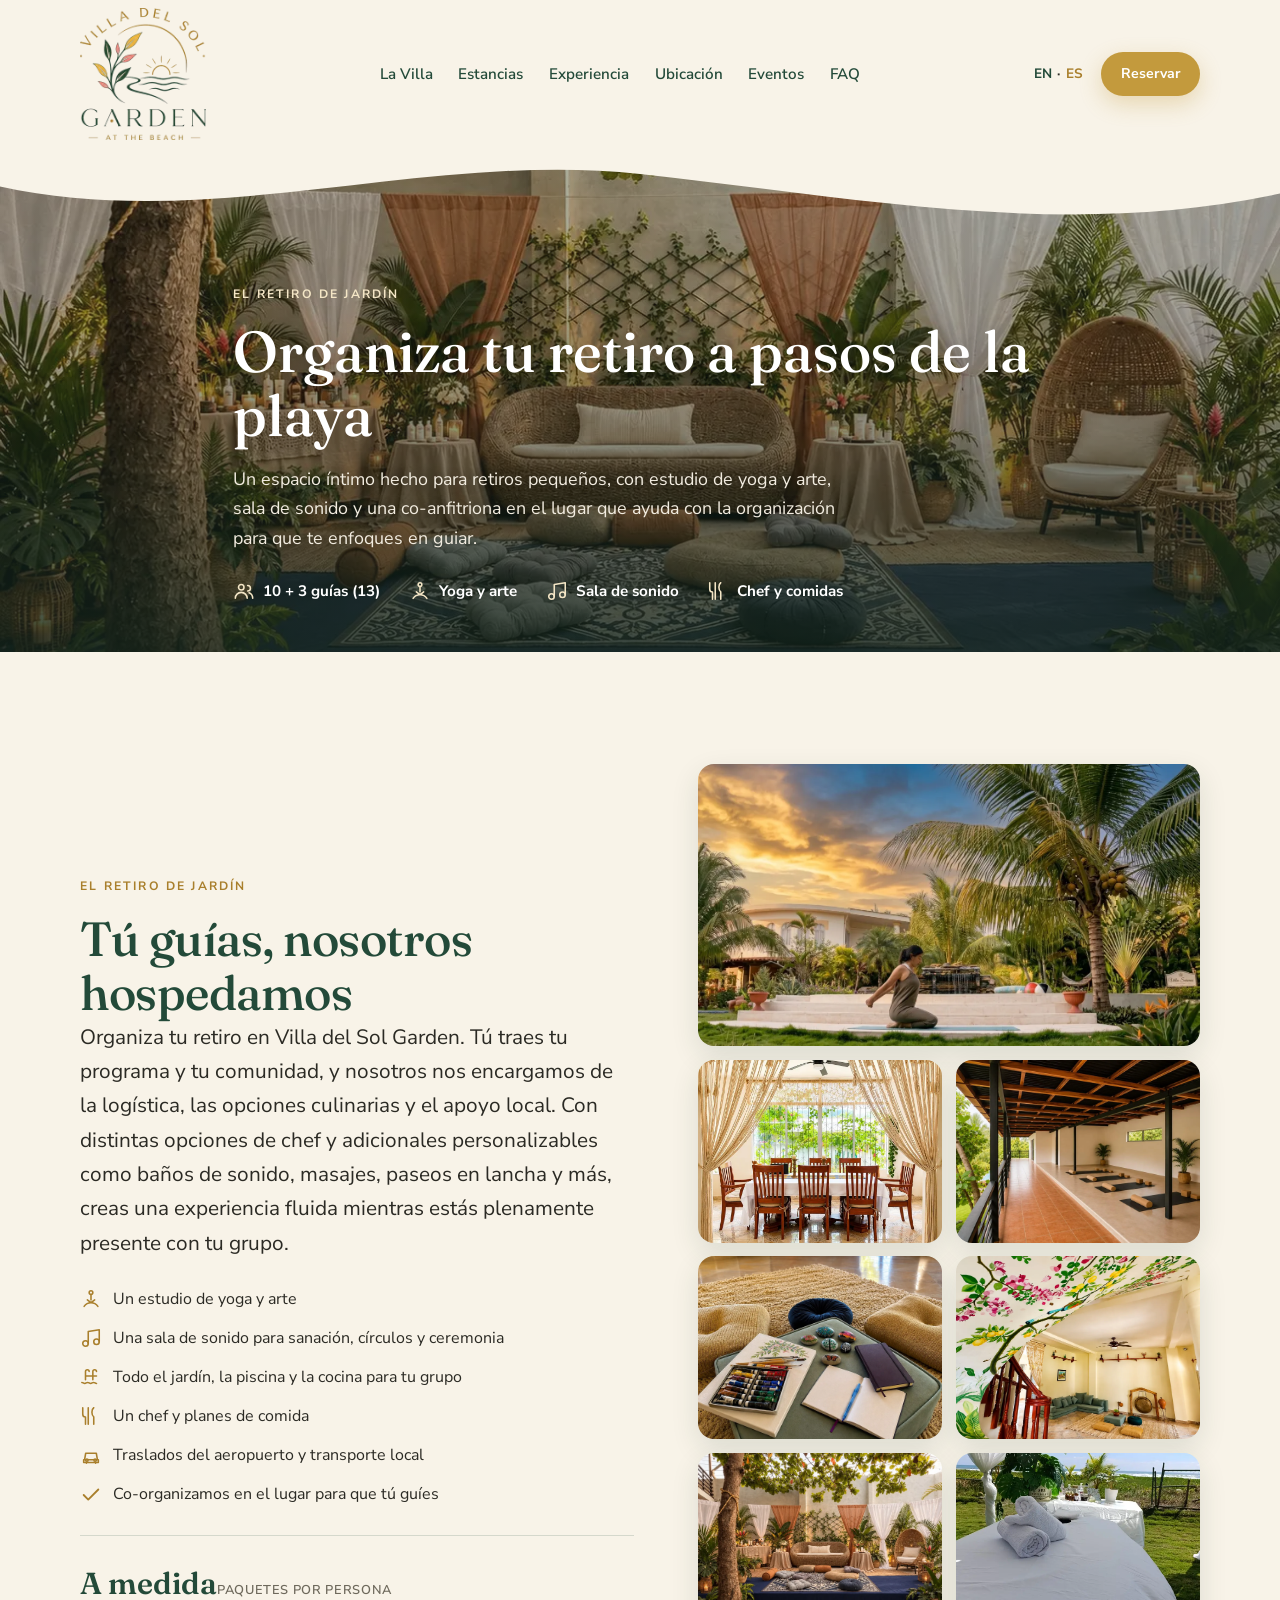
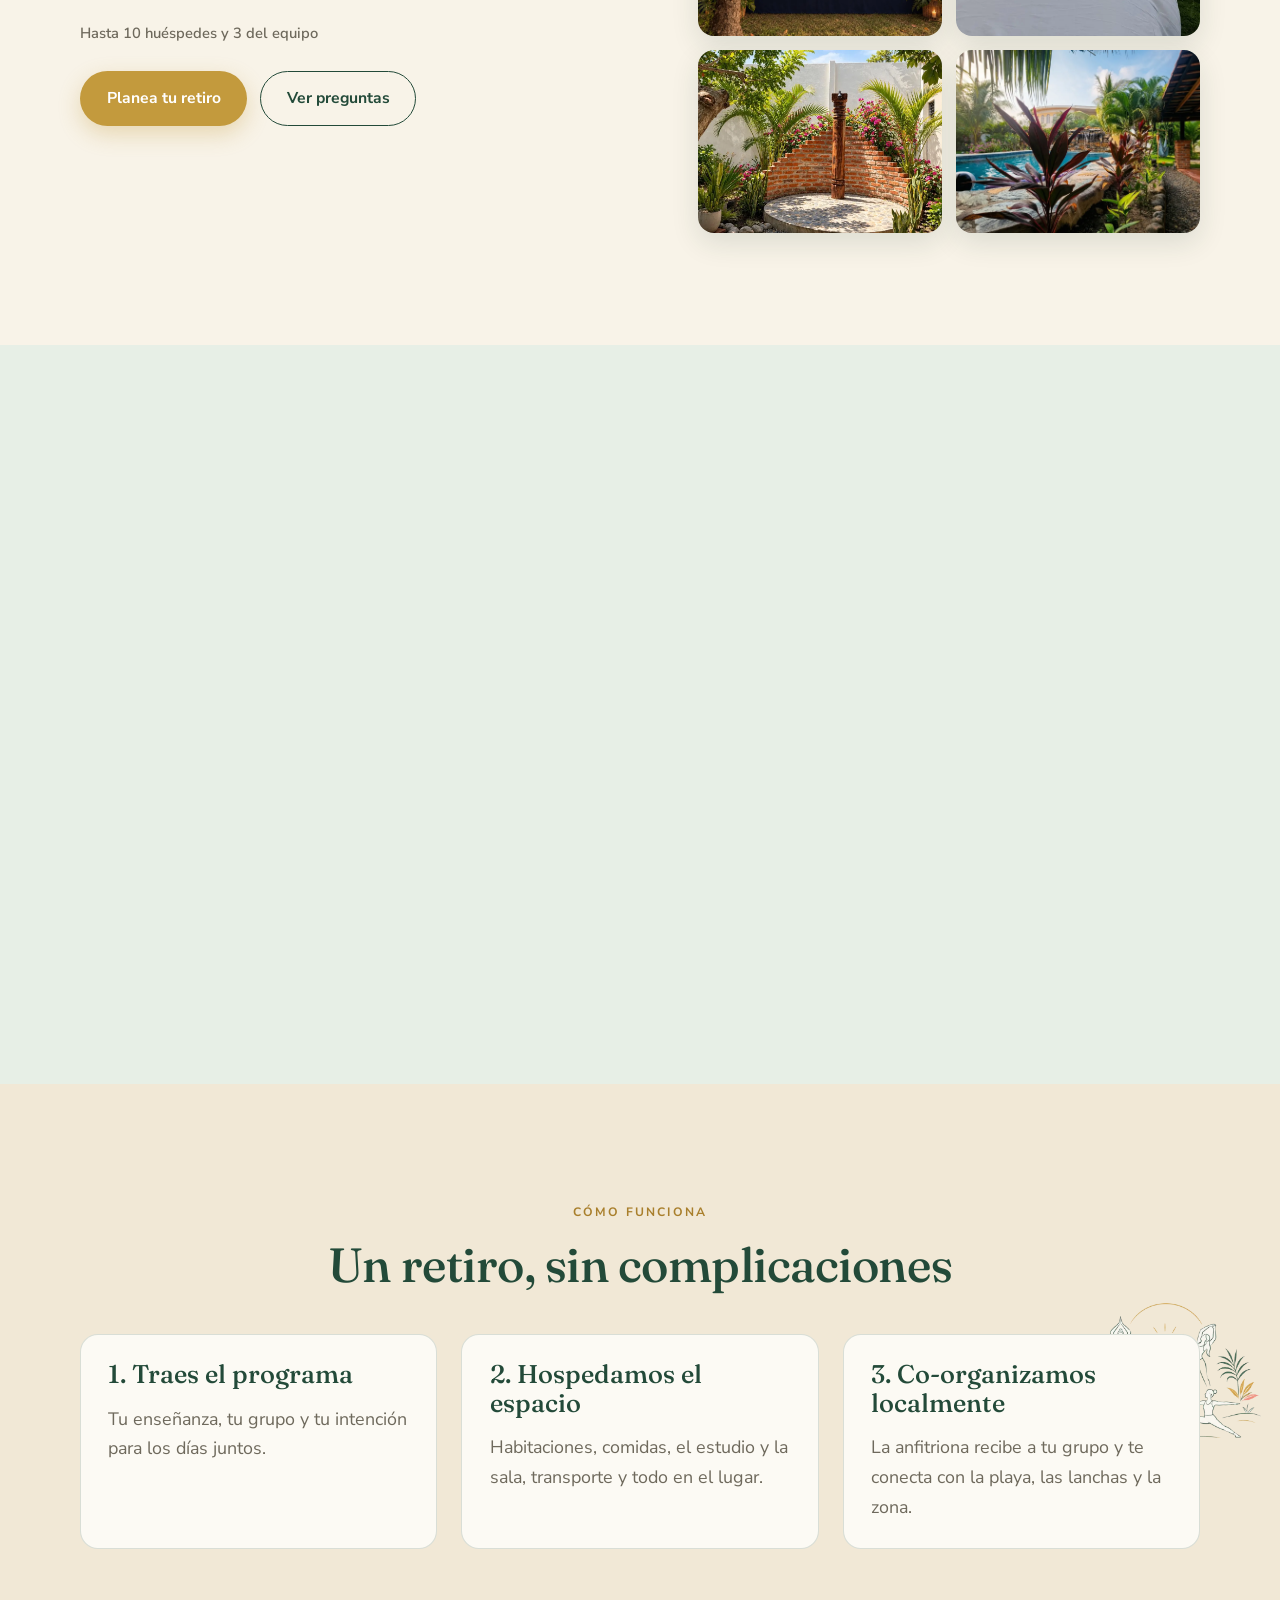
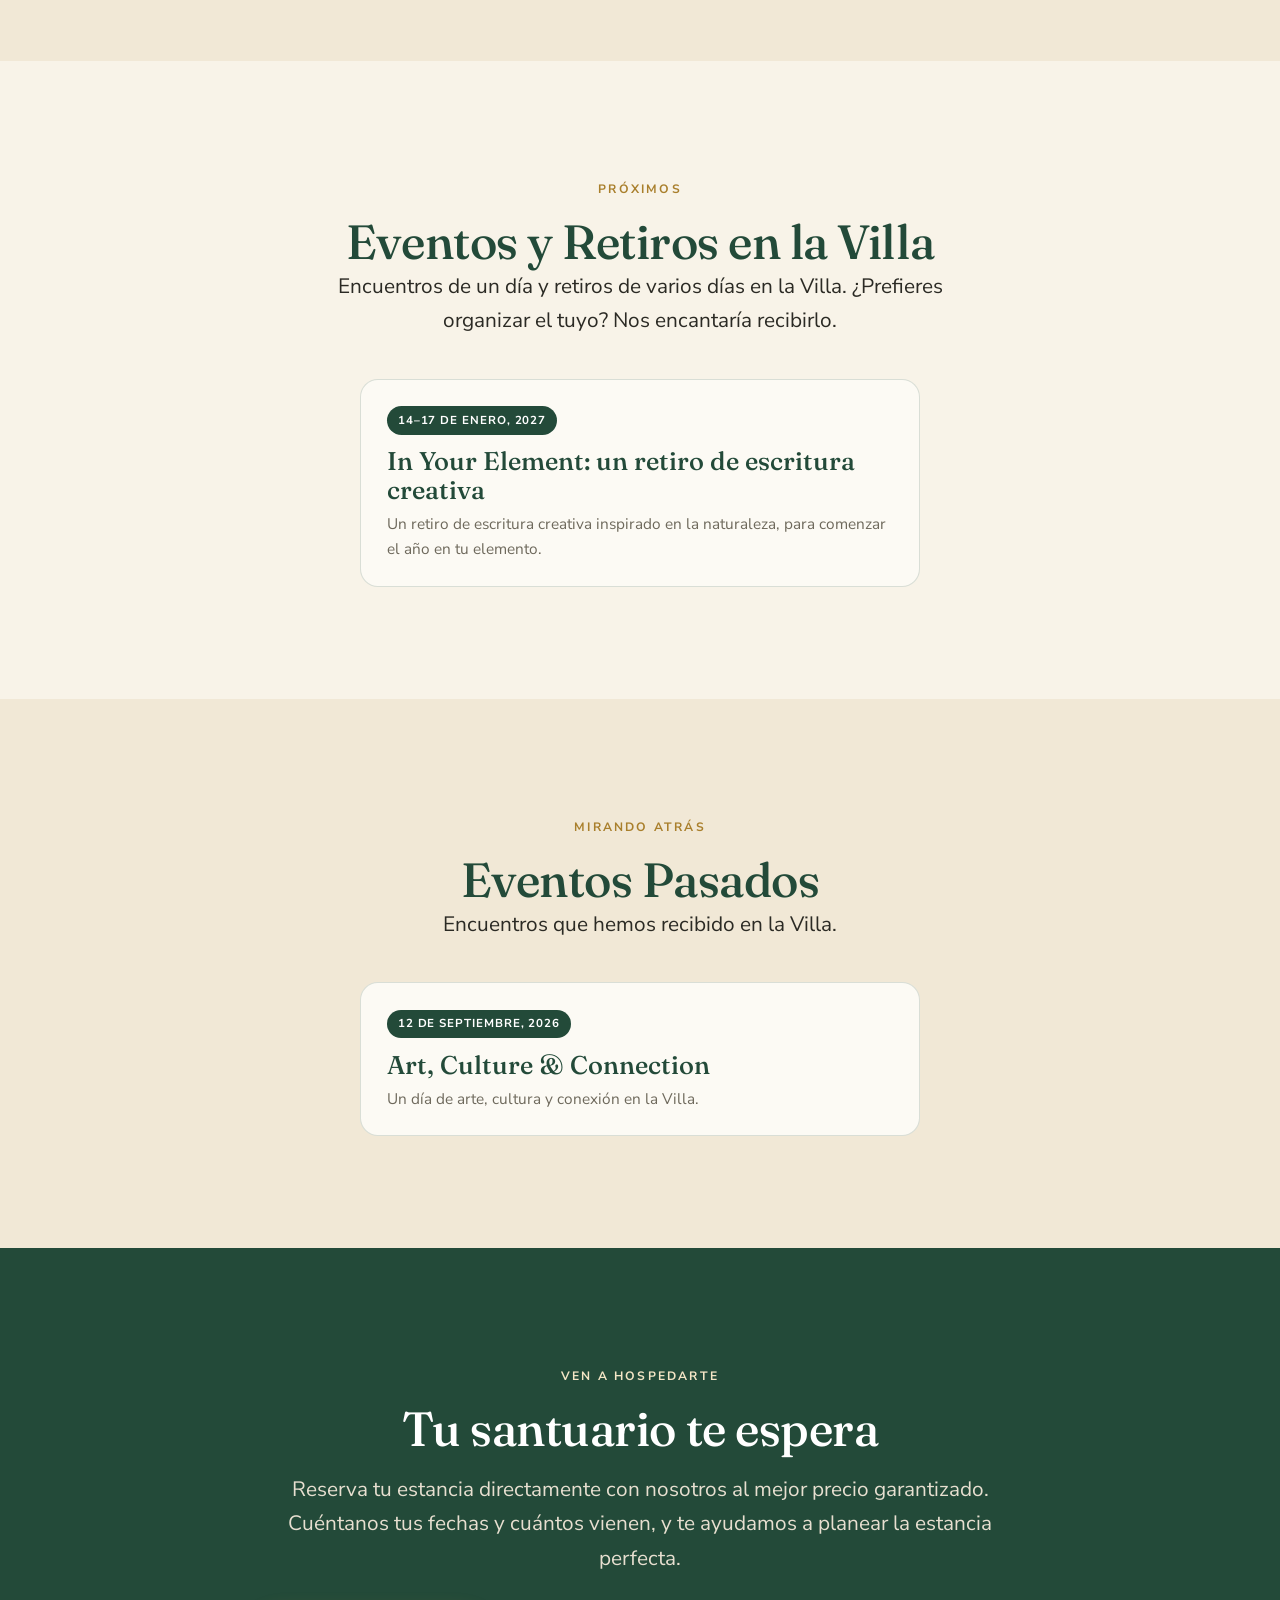
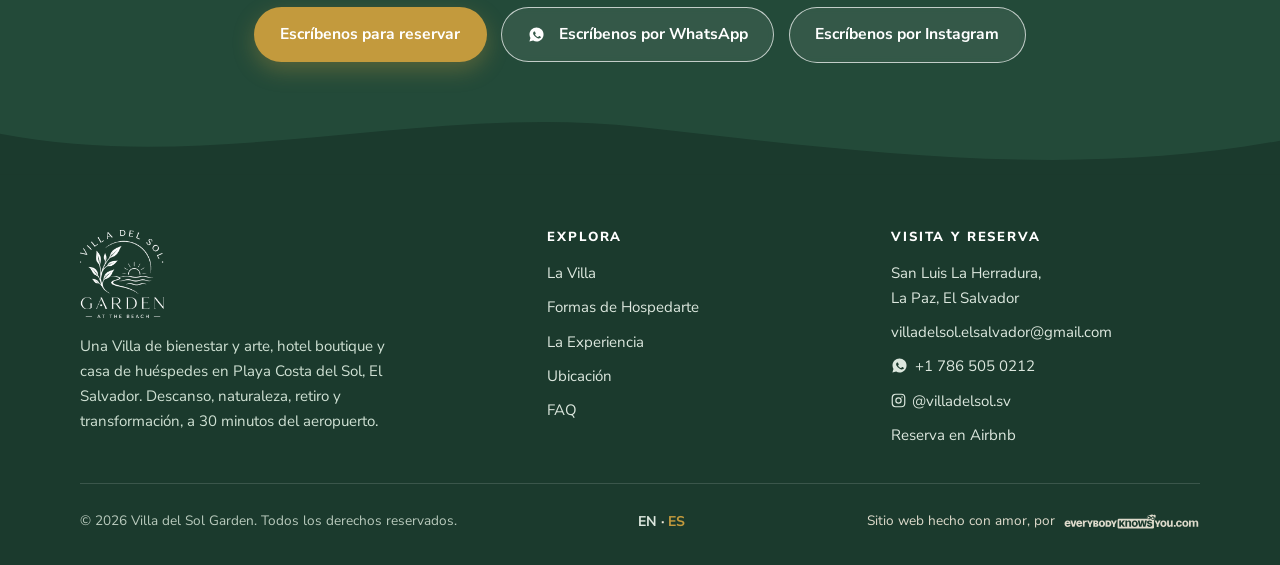
<file: es/retreat.html>
<!DOCTYPE html>
<html lang="es">
<head>
<meta charset="UTF-8">
<meta name="viewport" content="width=device-width, initial-scale=1.0">
<title>El Retiro de Jard&iacute;n, Venue para Retiros en El Salvador</title>
<meta name="description" content="Organiza tu retiro en Villa del Sol Garden: estudio de yoga y arte, sala de sonido, chef y co-anfitriona junto al mar, para hasta 16, a 30 del aeropuerto.">
<link rel="canonical" href="https://villadelsolsv.com/es/retreat.html">
<link rel="alternate" hreflang="en" href="https://villadelsolsv.com/retreat.html">
<link rel="alternate" hreflang="es" href="https://villadelsolsv.com/es/retreat.html">
<link rel="alternate" hreflang="x-default" href="https://villadelsolsv.com/retreat.html">
<meta property="og:title" content="El Retiro de Jard&iacute;n, Venue para Retiros en El Salvador">
<meta property="og:description" content="Organiza tu retiro en Villa del Sol Garden: estudio de yoga y arte, sala de sonido, chef y co-anfitriona junto al mar, para hasta 16, a 30 del aeropuerto.">
<meta property="og:type" content="website">
<meta property="og:url" content="https://villadelsolsv.com/es/retreat.html">
<meta property="og:image" content="https://villadelsolsv.com/assets/images/social-share/social-share-villa-del-sol-garden-villadelsolsv.com.jpg">
<meta property="og:image:width" content="1200">
<meta property="og:image:height" content="630">
<meta property="og:site_name" content="Villa del Sol Garden">
<meta property="og:locale" content="es_SV">
<meta property="og:locale:alternate" content="en_US">
<meta name="twitter:card" content="summary_large_image">
<meta name="twitter:title" content="El Retiro de Jard&iacute;n, Venue para Retiros en El Salvador">
<meta name="twitter:description" content="Organiza tu retiro en Villa del Sol Garden: estudio de yoga y arte, sala de sonido, chef y co-anfitriona junto al mar, para hasta 16, a 30 del aeropuerto.">
<meta name="twitter:image" content="https://villadelsolsv.com/assets/images/social-share/social-share-villa-del-sol-garden-villadelsolsv.com.jpg">
<meta name="robots" content="index, follow, max-image-preview:large, max-snippet:-1, max-video-preview:-1">
<meta name="author" content="Villa del Sol Garden">
<meta name="theme-color" content="#234A39">
<meta name="geo.region" content="SV">
<meta name="geo.placename" content="La Herradura, La Paz, El Salvador">
<link rel="icon" href="../favicon.ico" sizes="any">
<link rel="icon" type="image/png" sizes="32x32" href="../favicon-32x32.png">
<link rel="apple-touch-icon" sizes="180x180" href="../apple-touch-icon.png">
<link rel="manifest" href="../site.webmanifest">
<link rel="alternate" type="text/plain" title="llms.txt" href="https://villadelsolsv.com/llms.txt">
<link rel="preconnect" href="https://fonts.googleapis.com">
<link rel="preconnect" href="https://fonts.gstatic.com" crossorigin>
<link rel="preload" as="style" href="https://fonts.googleapis.com/css2?family=Fraunces:ital,wght@0,400;0,500;0,600;1,400&amp;family=Nunito+Sans:wght@400;600;700;800&amp;display=swap">
<link rel="stylesheet" href="https://fonts.googleapis.com/css2?family=Fraunces:ital,wght@0,400;0,500;0,600;1,400&amp;family=Nunito+Sans:wght@400;600;700;800&amp;display=swap" media="print" onload="this.media='all'">
<noscript><link rel="stylesheet" href="https://fonts.googleapis.com/css2?family=Fraunces:ital,wght@0,400;0,500;0,600;1,400&amp;family=Nunito+Sans:wght@400;600;700;800&amp;display=swap"></noscript>
<link rel="stylesheet" href="../assets/css/tokens.css">
<link rel="stylesheet" href="../assets/css/styles.css">
<script type="application/ld+json">{"@context":"https://schema.org","@type":"BreadcrumbList","itemListElement":[{"@type":"ListItem","position":1,"name":"Inicio","item":"https://villadelsolsv.com/es/"},{"@type":"ListItem","position":2,"name":"El Retiro de Jard&iacute;n","item":"https://villadelsolsv.com/es/retreat.html"}]}</script>
</head>
<body>
<header class="site-header"><div class="wrap"><nav class="nav" aria-label="Main">
<a class="brand" href="index.html" aria-label="Inicio de Villa del Sol Garden"><img src="../assets/images/logos/logo-villa-del-sol-garden-transparent-villadelsolsv.com.webp" alt="Villa del Sol Garden logo" width="132" height="140"><span class="brand-name">Villa del Sol Garden<small>Junto a la Playa</small></span></a>
<ul class="nav-links"><li><a href="index.html#villa">La Villa</a></li><li><a href="index.html#stays">Estancias</a></li><li><a href="index.html#experience">Experiencia</a></li><li><a href="index.html#location">Ubicaci&oacute;n</a></li><li><a href="retreat.html#events">Eventos</a></li><li><a href="faq.html">FAQ</a></li></ul>
<div class="nav-right"><div class="lang"><a href="../retreat.html">EN</a> &middot; <span class="active">ES</span></div><a class="btn btn-gold btn-sm" href="index.html#book">Reservar</a><button class="nav-toggle" aria-label="Menu" aria-expanded="false"><span></span><span></span><span></span></button></div>
</nav></div></header>
<main><section class="page-hero"><div class="page-hero__media"><img src="../assets/images/rooms/retreat-sala-outdoor-villa-del-sol-villadelsolsv.com.webp" alt="La sala-jard&iacute;n al aire libre con cojines, preparada para un retiro en Villa del Sol Garden"></div><div class="hero-wave" aria-hidden="true"><svg viewBox="0 0 1440 100" preserveAspectRatio="none"><path d="M0,44 C240,96 480,4 720,30 C960,56 1200,104 1440,52 L1440,0 L0,0 Z"></path></svg></div><div class="wrap"><span class="eyebrow">El Retiro de Jard&iacute;n</span><h1>Organiza tu retiro a pasos de la playa</h1><p>Un espacio &iacute;ntimo hecho para retiros peque&ntilde;os, con estudio de yoga y arte, sala de sonido y una co-anfitriona en el lugar que ayuda con la organizaci&oacute;n para que te enfoques en guiar.</p><div class="page-hero__facts"><span><svg viewBox="0 0 24 24" fill="none" stroke="currentColor" stroke-width="1.7" stroke-linecap="round" stroke-linejoin="round"><circle cx="9" cy="8" r="3"/><path d="M2.5 20a6.5 6.5 0 0 1 13 0M16 6a3 3 0 0 1 0 6M21.5 20a6.5 6.5 0 0 0-4-6"/></svg>10 + 3 gu&iacute;as (13)</span><span><svg viewBox="0 0 24 24" fill="none" stroke="currentColor" stroke-width="1.7" stroke-linecap="round" stroke-linejoin="round"><circle cx="12" cy="5" r="2"/><path d="M12 8v5M4.5 20c2-3 4.7-4 7.5-4s5.5 1 7.5 4M8 13l4 3 4-3"/></svg>Yoga y arte</span><span><svg viewBox="0 0 24 24" fill="none" stroke="currentColor" stroke-width="1.7" stroke-linecap="round" stroke-linejoin="round"><path d="M9 18V5l12-2v13"/><circle cx="6" cy="18" r="3"/><circle cx="18" cy="16" r="3"/></svg>Sala de sonido</span><span><svg viewBox="0 0 24 24" fill="none" stroke="currentColor" stroke-width="1.7" stroke-linecap="round" stroke-linejoin="round"><path d="M3 3v7a3 3 0 0 0 3 3v8M9 3v18M15 3c-1.5 1-2 3-2 5s.5 4 2 5v8"/></svg>Chef y comidas</span></div></div></section>
<section class="section"><div class="wrap"><div class="detail-grid"><div class="detail-copy reveal"><span class="eyebrow">El Retiro de Jard&iacute;n</span><h2>T&uacute; gu&iacute;as, nosotros hospedamos</h2><p class="lead">Organiza tu retiro en Villa del Sol Garden. T&uacute; traes tu programa y tu comunidad, y nosotros nos encargamos de la log&iacute;stica, las opciones culinarias y el apoyo local. Con distintas opciones de chef y adicionales personalizables como ba&ntilde;os de sonido, masajes, paseos en lancha y m&aacute;s, creas una experiencia fluida mientras est&aacute;s plenamente presente con tu grupo.</p><ul class="feature-list"><li><svg viewBox="0 0 24 24" fill="none" stroke="currentColor" stroke-width="1.7" stroke-linecap="round" stroke-linejoin="round"><circle cx="12" cy="5" r="2"/><path d="M12 8v5M4.5 20c2-3 4.7-4 7.5-4s5.5 1 7.5 4M8 13l4 3 4-3"/></svg><span>Un estudio de yoga y arte</span></li><li><svg viewBox="0 0 24 24" fill="none" stroke="currentColor" stroke-width="1.7" stroke-linecap="round" stroke-linejoin="round"><path d="M9 18V5l12-2v13"/><circle cx="6" cy="18" r="3"/><circle cx="18" cy="16" r="3"/></svg><span>Una sala de sonido para sanaci&oacute;n, c&iacute;rculos y ceremonia</span></li><li><svg viewBox="0 0 24 24" fill="none" stroke="currentColor" stroke-width="1.7" stroke-linecap="round" stroke-linejoin="round"><path d="M2 18c1.6 0 1.6 1 3.2 1s1.6-1 3.2-1 1.6 1 3.2 1 1.6-1 3.2-1 1.6 1 3.2 1"/><path d="M6 15V6a2 2 0 0 1 4 0M14 15V6a2 2 0 0 1 4 0M6 11h12"/></svg><span>Todo el jard&iacute;n, la piscina y la cocina para tu grupo</span></li><li><svg viewBox="0 0 24 24" fill="none" stroke="currentColor" stroke-width="1.7" stroke-linecap="round" stroke-linejoin="round"><path d="M3 3v7a3 3 0 0 0 3 3v8M9 3v18M15 3c-1.5 1-2 3-2 5s.5 4 2 5v8"/></svg><span>Un chef y planes de comida</span></li><li><svg viewBox="0 0 24 24" fill="none" stroke="currentColor" stroke-width="1.7" stroke-linecap="round" stroke-linejoin="round"><path d="M5 16 6.2 9h11.6L19 16M4 16h16v3H4zM7 19v1M17 19v1"/><circle cx="7.5" cy="16.5" r="1.3"/><circle cx="16.5" cy="16.5" r="1.3"/></svg><span>Traslados del aeropuerto y transporte local</span></li><li><svg viewBox="0 0 24 24" fill="none" stroke="currentColor" stroke-width="2" stroke-linecap="round" stroke-linejoin="round"><path d="M20 6 9 17l-5-5"/></svg><span>Co-organizamos en el lugar para que t&uacute; gu&iacute;es</span></li></ul><div class="price-line"><span class="amt">A medida<small>paquetes por persona</small></span><span class="cap-n">Hasta 10 hu&eacute;spedes y 3 del equipo</span></div><div class="detail-actions"><a class="btn btn-gold" href="mailto:villadelsol.elsalvador@gmail.com?subject=Retiro%20-%20Villa%20del%20Sol%20Garden">Planea tu retiro</a><a class="btn btn-outline" href="faq.html">Ver preguntas</a></div></div><div class="mini-gallery reveal"><img src="../assets/images/rooms/retreat-space-villa-del-sol-villadelsolsv.com.webp" alt="Espacio de retiro" loading="lazy"><img src="../assets/images/rooms/retreat-breakfast-villa-del-sol-villadelsolsv.com.webp" alt="Desayuno del retiro" loading="lazy"><img src="../assets/images/rooms/retreat-yoga-studio-villa-del-sol-villadelsolsv.com.webp" alt="El estudio de yoga al aire libre en Villa del Sol Garden" loading="lazy"><img src="../assets/images/rooms/retreat-art-kit-villa-del-sol-villadelsolsv.com.webp" alt="Pinturas, pinceles y piedras pintadas a mano para una sesi&oacute;n de arte en el retiro" loading="lazy"><img src="../assets/images/rooms/retreat-sala-indoor-villa-del-sol-villadelsolsv.com.webp" alt="La sala interior de arte y encuentro con su mural de jard&iacute;n pintado a mano y gong" loading="lazy"><img src="../assets/images/rooms/retreat-sala-outdoor-villa-del-sol-villadelsolsv.com.webp" alt="La sala-jard&iacute;n al aire libre con cojines e iluminaci&oacute;n suave" loading="lazy"><img src="../assets/images/experience/massage-beach-villa-del-sol-villadelsolsv.com.webp" alt="Masaje junto al mar" loading="lazy"><img src="../assets/images/rooms/outdoor-shower-villa-del-sol-villadelsolsv.com.webp" alt="La ducha exterior del jard&iacute;n, sobre piedras de r&iacute;o entre ladrillo y buganvilia" loading="lazy"><img src="../assets/images/rooms/retreat-1-villa-del-sol-villadelsolsv.com.webp" alt="Encuentro de retiro en el jard&iacute;n de Villa del Sol Garden" loading="lazy"></div></div></section>
<section class="section section--videos"><div class="wrap"><div class="sec-head center reveal"><span class="eyebrow">Un Vistazo</span><h2>El espacio en movimiento</h2><p class="lead">Un vistazo al estudio, el jard&iacute;n y el entorno para tu retiro.</p></div><div class="vid-strip reveal"><video class="strip-video" muted loop playsinline autoplay preload="none" aria-label="El estudio del retiro y el jard&iacute;n en Villa del Sol Garden" poster="../assets/images/rooms/retreat-video-1-poster-villa-del-sol-villadelsolsv.com.webp"><source src="../assets/video/retreat-video-1-villa-del-sol-villadelsolsv.com.mp4" type="video/mp4"></video><video class="strip-video" muted loop playsinline autoplay preload="none" aria-label="El entorno del retiro junto al mar" poster="../assets/images/rooms/retreat-video-2-poster-villa-del-sol-villadelsolsv.com.webp"><source src="../assets/video/retreat-video-2-villa-del-sol-villadelsolsv.com.mp4" type="video/mp4"></video></div></div></section>
<section class="section section--surface"><div class="motif motif--right" aria-hidden="true"><img src="../assets/images/decor/decor-yoga-villa-del-sol-villadelsolsv.com.webp" alt="" loading="lazy"></div><div class="leaf-flock" data-n="12" aria-hidden="true"></div><div class="wrap"><div class="sec-head center reveal"><span class="eyebrow">C&oacute;mo Funciona</span><h2>Un retiro, sin complicaciones</h2></div><div class="two-cards steps-3 reveal"><div class="info-card"><h3>1. Traes el programa</h3><p style="color:var(--muted)">Tu ense&ntilde;anza, tu grupo y tu intenci&oacute;n para los d&iacute;as juntos.</p></div><div class="info-card"><h3>2. Hospedamos el espacio</h3><p style="color:var(--muted)">Habitaciones, comidas, el estudio y la sala, transporte y todo en el lugar.</p></div><div class="info-card"><h3>3. Co-organizamos localmente</h3><p style="color:var(--muted)">La anfitriona recibe a tu grupo y te conecta con la playa, las lanchas y la zona.</p></div></div></div></section>
<section class="section" id="events"><div class="wrap"><div class="sec-head center reveal"><span class="eyebrow">Pr&oacute;ximos</span><h2>Eventos y Retiros en la Villa</h2><p class="lead">Encuentros de un d&iacute;a y retiros de varios d&iacute;as en la Villa. &iquest;Prefieres organizar el tuyo? Nos encantar&iacute;a recibirlo.</p></div><div class="retreat-list retreat-list--single reveal"><div class="retreat-item"><span class="tag">14&ndash;17 de enero, 2027</span><h3>In Your Element: un retiro de escritura creativa</h3><p>Un retiro de escritura creativa inspirado en la naturaleza, para comenzar el a&ntilde;o en tu elemento.</p></div></div></div></section>
<section class="section section--surface" id="past-events"><div class="wrap"><div class="sec-head center reveal"><span class="eyebrow">Mirando Atr&aacute;s</span><h2>Eventos Pasados</h2><p class="lead">Encuentros que hemos recibido en la Villa.</p></div><div class="retreat-list retreat-list--single reveal"><div class="retreat-item"><span class="tag">12 de septiembre, 2026</span><h3>Art, Culture &amp; Connection</h3><p>Un d&iacute;a de arte, cultura y conexi&oacute;n en la Villa.</p></div></div></div></section>
<section class="section book"><div class="leaf-flock gold on-dark" data-n="10" aria-hidden="true"></div><div class="wrap"><div class="reveal"><span class="eyebrow">Ven a Hospedarte</span><h2>Tu santuario te espera</h2><p class="lead">Reserva tu estancia directamente con nosotros al mejor precio garantizado. Cu&eacute;ntanos tus fechas y cu&aacute;ntos vienen, y te ayudamos a planear la estancia perfecta.</p><div class="book-cta"><a class="btn btn-gold" href="mailto:villadelsol.elsalvador@gmail.com?subject=Consulta%20-%20Villa%20del%20Sol%20Garden">Escr&iacute;benos para reservar</a><a class="btn btn-ghost" href="https://wa.me/17865050212" target="_blank" rel="noopener"><svg viewBox="0 0 24 24" width="17" height="17" fill="currentColor" style="vertical-align:-3px;margin-right:.4rem"><path d="M12.04 2C6.58 2 2.13 6.45 2.13 11.91c0 1.75.46 3.45 1.32 4.95L2 22l5.25-1.38a9.9 9.9 0 0 0 4.79 1.22c5.46 0 9.91-4.45 9.91-9.91 0-2.65-1.03-5.14-2.9-7.01A9.82 9.82 0 0 0 12.04 2zm5.8 14.13c-.24.68-1.42 1.31-1.95 1.35-.5.05-.5.4-3.15-.66-2.66-1.05-4.32-3.77-4.45-3.95-.13-.18-1.06-1.41-1.06-2.69 0-1.28.67-1.9.91-2.17.24-.26.52-.33.7-.33.17 0 .35 0 .5.01.16.01.38-.06.59.45.24.58.79 2 .86 2.14.07.14.12.31.02.49-.09.18-.14.29-.28.45-.14.16-.29.35-.42.47-.14.14-.28.29-.12.57.16.28.72 1.19 1.55 1.93 1.06.95 1.96 1.24 2.24 1.38.28.14.44.12.61-.07.17-.19.7-.82.89-1.1.18-.28.37-.23.61-.14.24.09 1.55.73 1.82.86.27.14.44.2.51.32.07.11.07.66-.17 1.34z"/></svg>Escr&iacute;benos por WhatsApp</a><a class="btn btn-ghost" href="https://www.instagram.com/villadelsol.sv" target="_blank" rel="noopener">Escr&iacute;benos por Instagram</a></div></div></div></section>
</main><footer class="site-footer"><div class="footer-wave" aria-hidden="true"><svg viewBox="0 0 1440 90" preserveAspectRatio="none"><path d="M0,42 C240,90 480,6 720,34 C960,62 1200,96 1440,50 L1440,90 L0,90 Z"></path></svg></div><div class="wrap"><div class="footer-top">
<div class="footer-brand"><img src="../assets/images/logos/logo-villa-del-sol-garden-white-villadelsolsv.com.webp" alt="Villa del Sol Garden logo" width="140" height="140"><p>Una Villa de bienestar y arte, hotel boutique y casa de hu&eacute;spedes en Playa Costa del Sol, El Salvador. Descanso, naturaleza, retiro y transformaci&oacute;n, a 30 minutos del aeropuerto.</p></div>
<div class="footer-col"><h4>Explora</h4><ul><li><a href="index.html#villa">La Villa</a></li><li><a href="index.html#stays">Formas de Hospedarte</a></li><li><a href="index.html#experience">La Experiencia</a></li><li><a href="index.html#location">Ubicaci&oacute;n</a></li><li><a href="faq.html">FAQ</a></li></ul></div>
<div class="footer-col"><h4>Visita y Reserva</h4><ul><li>San Luis La Herradura,<br>La Paz, El Salvador</li><li><a href="mailto:villadelsol.elsalvador@gmail.com">villadelsol.elsalvador@gmail.com</a></li><li><a href="https://wa.me/17865050212" target="_blank" rel="noopener"><svg viewBox="0 0 24 24" width="17" height="17" fill="currentColor" style="vertical-align:-3px;margin-right:.4rem"><path d="M12.04 2C6.58 2 2.13 6.45 2.13 11.91c0 1.75.46 3.45 1.32 4.95L2 22l5.25-1.38a9.9 9.9 0 0 0 4.79 1.22c5.46 0 9.91-4.45 9.91-9.91 0-2.65-1.03-5.14-2.9-7.01A9.82 9.82 0 0 0 12.04 2zm5.8 14.13c-.24.68-1.42 1.31-1.95 1.35-.5.05-.5.4-3.15-.66-2.66-1.05-4.32-3.77-4.45-3.95-.13-.18-1.06-1.41-1.06-2.69 0-1.28.67-1.9.91-2.17.24-.26.52-.33.7-.33.17 0 .35 0 .5.01.16.01.38-.06.59.45.24.58.79 2 .86 2.14.07.14.12.31.02.49-.09.18-.14.29-.28.45-.14.16-.29.35-.42.47-.14.14-.28.29-.12.57.16.28.72 1.19 1.55 1.93 1.06.95 1.96 1.24 2.24 1.38.28.14.44.12.61-.07.17-.19.7-.82.89-1.1.18-.28.37-.23.61-.14.24.09 1.55.73 1.82.86.27.14.44.2.51.32.07.11.07.66-.17 1.34z"/></svg>+1 786 505 0212</a></li><li><a href="https://www.instagram.com/villadelsol.sv" target="_blank" rel="noopener"><svg viewBox="0 0 24 24" width="15" height="15" fill="none" stroke="currentColor" stroke-width="1.9" style="vertical-align:-2px;margin-right:.35rem"><rect x="2" y="2" width="20" height="20" rx="5.5"/><circle cx="12" cy="12" r="4.2"/><circle cx="17.6" cy="6.4" r="1.1" fill="currentColor" stroke="none"/></svg>@villadelsol.sv</a></li><li><a href="https://www.airbnb.com/rooms/1538525863498838806" target="_blank" rel="noopener">Reserva en Airbnb</a></li></ul></div>
</div><div class="footer-bottom"><small>&copy; 2026 Villa del Sol Garden. Todos los derechos reservados.</small><span class="footer-lang"><a href="#">EN</a> &middot; <span class="active">ES</span></span><a class="eky-credit" href="https://everybodyknowsyou.com" target="_blank" rel="noopener" aria-label="Sitio web hecho con amor por everybodyknowsyou.com"><span class="eky-credit__text">Sitio web hecho con amor, por</span><svg role="img" aria-label="everybodyknowsyou.com" id="Layer_1" data-name="Layer 1" xmlns="http://www.w3.org/2000/svg" viewBox="0 0 1296.95 160.34">
  <defs>
    <style>
            .cls-1 { fill: var(--eky-bg, #ffffff); }
      .cls-2 { fill: var(--eky-fg, currentColor); }
    </style>
  </defs>
  <g>
    <g>
      <g>
        <rect class="cls-2" x="515.16" y="55.21" width="342.62" height="90.52" rx="12" ry="12"/>
        <path class="cls-1" d="M530.13,71.12h16.6v15.46l-.24,6.96h.32l3.32-4.61,15.14-17.81h19.83l-22.02,25.02,22.18,33.68h-19.92l-13.76-20.73-4.86,5.34v15.38h-16.6v-58.69Z"/>
        <path class="cls-1" d="M604.13,71.12v8.01h.32c4.53-6.23,10.53-9.23,18.54-9.23,12.47,0,18.94,7.29,18.94,22.02v37.89h-16.6v-35.3c0-7.69-2.75-10.85-8.58-10.85-7.21,0-11.82,4.7-11.82,12.14v34h-16.6v-58.69h15.79Z"/>
        <path class="cls-1" d="M647.37,100.43c0-17.57,11.09-30.52,29.31-30.52s29.31,12.95,29.31,30.52-11.09,30.6-29.31,30.6-29.31-13.03-29.31-30.6ZM688.66,100.43c0-9.8-3.81-17.16-11.98-17.16s-11.98,7.37-11.98,17.16,3.81,17.24,11.98,17.24,11.98-7.45,11.98-17.24Z"/>
        <path class="cls-1" d="M705.66,71.12h17.57l6.64,35.62c.41,2.02.73,4.86,1.14,6.88h.32l1.21-6.88,6.88-35.62h18.54l7.45,35.62,1.29,6.88h.32l1.05-6.88,5.99-35.62h17.24l-13.28,58.69h-21.53l-6.64-32.38-1.29-6.88h-.32l-1.21,6.88-6.56,32.38h-21.45l-13.36-58.69Z"/>
        <path class="cls-1" d="M791.81,110.79l17-.08c.57,4.78,3.72,7.53,9.31,7.53,4.61,0,7.85-1.7,7.85-5.26,0-2.67-1.78-4.37-5.59-5.26l-14.09-3.24c-8.98-2.02-13.84-7.77-13.84-16.27,0-11.5,8.99-18.3,24.69-18.3,14.65,0,23.56,6.96,23.8,18.05h-17c-.49-3.32-2.67-5.67-7.69-5.67-4.37,0-7.21,1.54-7.21,4.61,0,2.43,1.7,3.81,5.59,4.7l14.09,3.24c9.23,2.1,14.09,8.18,14.09,16.84,0,12.71-10.28,19.35-24.77,19.35-16.19,0-25.99-7.77-26.23-20.24Z"/>
      </g>
      <g>
        <path class="cls-2" d="M918.06,100.39c0-17.57,11.09-30.52,29.31-30.52s29.31,12.95,29.31,30.52-11.09,30.6-29.31,30.6-29.31-13.03-29.31-30.6ZM959.34,100.39c0-9.8-3.81-17.16-11.98-17.16s-11.98,7.37-11.98,17.16,3.81,17.24,11.98,17.24,11.98-7.45,11.98-17.24Z"/>
        <path class="cls-2" d="M1018.85,129.78v-7.85h-.32c-4.61,6.15-10.52,9.07-17.89,9.07-11.98,0-18.46-7.29-18.46-21.94v-37.97h16.6v35.38c0,7.69,2.83,10.77,8.18,10.77,6.56,0,11.09-4.61,11.09-12.63v-33.52h16.6v58.69h-15.79Z"/>
        <path class="cls-2" d="M884.01,109.52l-20.4-38.4h17.84l8.26,17.75c.99,2.06,1.9,4.96,2.89,7.02h.33c.91-2.06,1.82-4.96,2.72-7.02l7.85-17.75h17.51l-20.07,38.57v21.31h-16.93v-21.47Z"/>
      </g>
      <g>
        <path class="cls-2" d="M14.66,100.39c0-17.97,10.85-30.52,29.55-30.52s28.01,12.47,27.36,34.41h-39.35c.89,8.91,4.53,14.01,11.66,14.01,5.67,0,9.31-3,10.44-8.5h16.76c-2.19,13.28-12.31,21.21-26.88,21.21-18.7,0-29.55-12.63-29.55-30.6ZM54.58,92.54c-1.05-6.56-4.78-9.96-10.36-9.96s-9.8,3.64-11.42,9.96h21.78Z"/>
        <path class="cls-2" d="M69.8,71.09h17.49l9.47,35.62c.57,2.02,1.05,4.86,1.62,6.88h.32l1.54-6.88,8.99-35.62h17.16l-17.81,58.69h-21.13l-17.65-58.69Z"/>
        <path class="cls-2" d="M124.69,100.39c0-17.97,10.85-30.52,29.55-30.52s28.01,12.47,27.36,34.41h-39.35c.89,8.91,4.53,14.01,11.66,14.01,5.67,0,9.31-3,10.44-8.5h16.76c-2.19,13.28-12.31,21.21-26.88,21.21-18.7,0-29.55-12.63-29.55-30.6ZM164.61,92.54c-1.05-6.56-4.78-9.96-10.36-9.96s-9.8,3.64-11.42,9.96h21.78Z"/>
        <path class="cls-2" d="M187.44,71.09h15.46v9.47h.32c3.64-7.37,8.74-10.69,15.71-10.69,1.86,0,3.56.24,5.1.81v15.79h-.32c-1.7-.49-3.24-.73-5.18-.73-9.15,0-14.49,5.42-14.49,16.11v27.93h-16.6v-58.69Z"/>
        <path class="cls-2" d="M285.57,71.09h26.15c13.52,0,20.97,5.42,20.97,14.82,0,6.15-3.08,10.36-9.96,12.39v.32c8.02,1.46,12.23,6.23,12.23,13.84,0,10.52-8.42,17.33-21.7,17.33h-27.69v-58.69ZM316.66,88.82c0-3.64-2.02-5.18-6.56-5.18h-7.93v10.77h7.93c4.37,0,6.56-1.86,6.56-5.59ZM318.6,111.24c0-3.81-2.27-5.99-6.88-5.99h-9.55v11.98h9.63c4.45,0,6.8-2.19,6.8-5.99Z"/>
        <path class="cls-2" d="M337.95,100.39c0-17.57,11.09-30.52,29.31-30.52s29.31,12.95,29.31,30.52-11.09,30.6-29.31,30.6-29.31-13.03-29.31-30.6ZM379.24,100.39c0-9.8-3.8-17.16-11.98-17.16s-11.98,7.37-11.98,17.16,3.8,17.24,11.98,17.24,11.98-7.45,11.98-17.24Z"/>
        <path class="cls-2" d="M402.08,71.09h24.13c18.62,0,29.63,10.36,29.63,29.31s-11.01,29.39-29.63,29.39h-24.13v-58.69ZM438.99,100.39c0-10.77-5.83-16.19-13.36-16.19h-6.96v32.46h6.96c7.53,0,13.36-5.51,13.36-16.27Z"/>
        <path class="cls-2" d="M471.04,109.52l-20.4-38.4h17.84l8.26,17.75c.99,2.06,1.9,4.96,2.89,7.02h.33c.91-2.06,1.82-4.96,2.72-7.02l7.85-17.75h17.51l-20.07,38.57v21.31h-16.93v-21.47Z"/>
        <path class="cls-2" d="M245.89,109.52l-20.4-38.4h17.84l8.26,17.75c.99,2.06,1.9,4.96,2.89,7.02h.33c.91-2.06,1.82-4.96,2.72-7.02l7.85-17.75h17.51l-20.07,38.57v21.31h-16.93v-21.47Z"/>
      </g>
    </g>
    <g>
      <g>
        <path class="cls-2" d="M837.89,14.05c5.42-1.65,11.14.47,13.85,5.48.39.72,1.1,1.2,1.88,1.34.7.12,1.52-.2,2.16-.74,4.05-3.38,9.74-3.68,14.06-.7,4.24,2.92,5.92,8.22,4.35,13.25l-6.96,22.26c-2.45,8.46-9.67,14.45-18.27,15.02-8.94.6-17.2-4.68-20.36-13.03-.17-.45-.5-.62-.88-.67s-.66.09-.98.46c-5.78,6.49-15.01,8.59-23.07,5.2-7.59-3.19-12.57-10.83-12.37-19.15.21-8.44,5.67-16.24,13.97-18.77l32.61-9.94ZM844.69,65.73c8.85,1.59,17.31-4.28,18.9-13.13,1.59-8.85-4.28-17.31-13.13-18.9-8.85-1.59-17.31,4.28-18.9,13.13s4.28,17.31,13.13,18.9ZM808.72,59.25c8.85,1.59,17.31-4.28,18.9-13.13,1.59-8.85-4.28-17.31-13.13-18.9-8.85-1.59-17.31,4.28-18.9,13.13-1.59,8.85,4.28,17.31,13.13,18.9Z"/>
        <g>
          <path class="cls-1" d="M850.46,33.7c8.85,1.59,14.72,10.06,13.13,18.9-1.59,8.85-10.06,14.72-18.9,13.13-8.85-1.59-14.72-10.06-13.13-18.9s10.06-14.72,18.9-13.13Z"/>
          <path class="cls-1" d="M814.49,27.22c8.85,1.59,14.72,10.06,13.13,18.9-1.59,8.85-10.06,14.72-18.9,13.13-8.85-1.59-14.72-10.06-13.13-18.9,1.59-8.85,10.06-14.72,18.9-13.13Z"/>
        </g>
      </g>
      <g>
        <g>
          <path class="cls-2" d="M847.57,56.91c-.06-.86-.28-1.56-.42-2.47.64.65,1.19,1.16,1.91,1.66,1.12.79,2.71.42,3.44-.7.73-1.11.45-2.64-.68-3.44-.71-.5-1.52-.66-2.4-1.05,1.54-.53,3.13-1,3.41-2.57.17-.93-.14-1.9-.84-2.43-1.03-.79-2.26-.75-3.22.02-.58.46-1.06.91-1.67,1.49.18-.89.4-1.63.45-2.5.09-1.44-1.09-2.58-2.46-2.58s-2.55,1.17-2.48,2.62c.04.85.33,1.53.43,2.46-.47-.54-.95-.89-1.43-1.33-1.13-1.04-2.8-.99-3.77.19-.91,1.1-.66,2.87.58,3.67.72.46,1.49.65,2.34.99-.88.38-1.73.56-2.45,1.09-1.21.89-1.32,2.65-.36,3.69,1.04,1.12,2.62,1.06,3.73.03l1.46-1.34c-.23.92-.51,1.75-.51,2.68,0,1.41,1.2,2.5,2.56,2.45s2.46-1.22,2.37-2.6Z"/>
          <path class="cls-2" d="M847.57,56.91c.09,1.38-1.03,2.55-2.37,2.6s-2.56-1.05-2.56-2.45c0-.94.27-1.76.51-2.68l-1.46,1.34c-1.12,1.03-2.7,1.09-3.73-.03-.96-1.04-.84-2.8.36-3.69.71-.53,1.56-.71,2.45-1.09-.85-.34-1.62-.53-2.34-.99-1.24-.79-1.49-2.57-.58-3.67.97-1.17,2.64-1.23,3.77-.19.48.45.96.79,1.43,1.33-.1-.93-.38-1.61-.43-2.46-.07-1.44,1.07-2.62,2.48-2.62s2.55,1.14,2.46,2.58c-.05.87-.27,1.6-.45,2.5.61-.58,1.09-1.03,1.67-1.49.96-.77,2.19-.81,3.22-.02.7.54,1,1.5.84,2.43-.28,1.57-1.87,2.04-3.41,2.57.88.39,1.69.54,2.4,1.05,1.13.8,1.41,2.33.68,3.44-.73,1.11-2.32,1.48-3.44.7-.72-.5-1.27-1.01-1.91-1.66.14.92.37,1.62.42,2.47Z"/>
        </g>
        <g>
          <path class="cls-2" d="M810.13,50.42c.09-1.04-.23-1.92-.46-2.9.76.65,1.37,1.38,2.24,1.82,1.23.63,2.73.08,3.32-1.08s.21-2.6-.95-3.29c-.73-.43-1.51-.63-2.28-.94.71-.21,1.29-.46,1.92-.73,1.42-.61,1.98-2.23,1.25-3.55s-2.48-1.69-3.67-.79c-.67.5-1.22,1.01-1.84,1.61.23-1.08.58-2.02.43-3.07-.18-1.23-1.33-2.03-2.49-2.01s-2.27.88-2.4,2.1c-.11,1.04.22,1.91.45,2.98-.52-.57-1.04-.93-1.58-1.42-1.11-1-2.86-.89-3.77.32s-.53,2.95.79,3.67c.74.41,1.47.63,2.23.89-.85.33-1.63.52-2.35.98-1.23.78-1.49,2.47-.66,3.57s2.46,1.35,3.58.48c.64-.49,1.17-.96,1.77-1.57-.22,1.07-.56,1.95-.45,2.98.14,1.28,1.29,2.13,2.5,2.11s2.29-.84,2.41-2.17Z"/>
          <path class="cls-2" d="M810.13,50.42c-.12,1.32-1.24,2.14-2.41,2.17s-2.36-.83-2.5-2.11c-.11-1.03.23-1.91.45-2.98-.6.61-1.13,1.08-1.77,1.57-1.12.87-2.73.66-3.58-.48s-.57-2.79.66-3.57c.72-.46,1.5-.64,2.35-.98-.77-.26-1.49-.48-2.23-.89-1.32-.73-1.68-2.5-.79-3.67s2.66-1.32,3.77-.32c.54.49,1.06.85,1.58,1.42-.23-1.07-.56-1.94-.45-2.98.13-1.22,1.24-2.08,2.4-2.1s2.31.78,2.49,2.01c.15,1.05-.2,1.99-.43,3.07.62-.6,1.17-1.1,1.84-1.61,1.2-.9,2.97-.5,3.67.79s.17,2.93-1.25,3.55c-.63.27-1.21.52-1.92.73.77.32,1.55.51,2.28.94,1.16.68,1.53,2.13.95,3.29s-2.09,1.71-3.32,1.08c-.87-.44-1.48-1.17-2.24-1.82.23.98.55,1.86.46,2.9Z"/>
        </g>
      </g>
    </g>
  </g>
  <g fill="var(--eky-fg, currentColor)">
    <path d="M1046.08,112.99h15.96v16.61h-15.96v-16.61Z"/>
    <path d="M1065.91,100.33c0-17.49,11.29-30.39,29.1-30.39,13.79,0,25.15,8.06,26.36,22.41h-16.85c-.56-5.8-4.03-9.11-9.43-9.11-8.06,0-11.93,7.42-11.93,17.09s3.79,17.17,11.85,17.17c5.4,0,8.95-3.3,9.67-9.67h16.85c-1.13,14.91-12.66,22.97-26.52,22.97-18.14,0-29.1-12.98-29.1-30.47Z"/>
    <path d="M1124.75,100.33c0-17.49,11.04-30.39,29.18-30.39s29.18,12.9,29.18,30.39-11.04,30.47-29.18,30.47-29.18-12.98-29.18-30.47ZM1165.86,100.33c0-9.75-3.79-17.09-11.93-17.09s-11.93,7.33-11.93,17.09,3.79,17.17,11.93,17.17,11.93-7.42,11.93-17.17Z"/>
    <path d="M1204.31,71.15v7.98h.32c4.43-5.97,10.64-9.19,17.9-9.19s12.41,3.14,15.4,9.19h.32c4.92-6.21,10.72-9.19,17.9-9.19,12.58,0,19.27,8.71,19.27,22.81v36.84h-16.53v-34.26c0-7.66-2.34-11.69-8.06-11.69-6.53,0-10.56,5-10.56,12.9v33.05h-16.53v-34.34c0-7.58-2.42-11.61-8.14-11.61-6.61,0-10.48,5.24-10.48,12.9v33.05h-16.53v-58.44h15.72Z"/>
  </g>
</svg></a></div></div></footer>
<script src="../assets/js/main.js" defer></script>
</body>
</html>
</file>
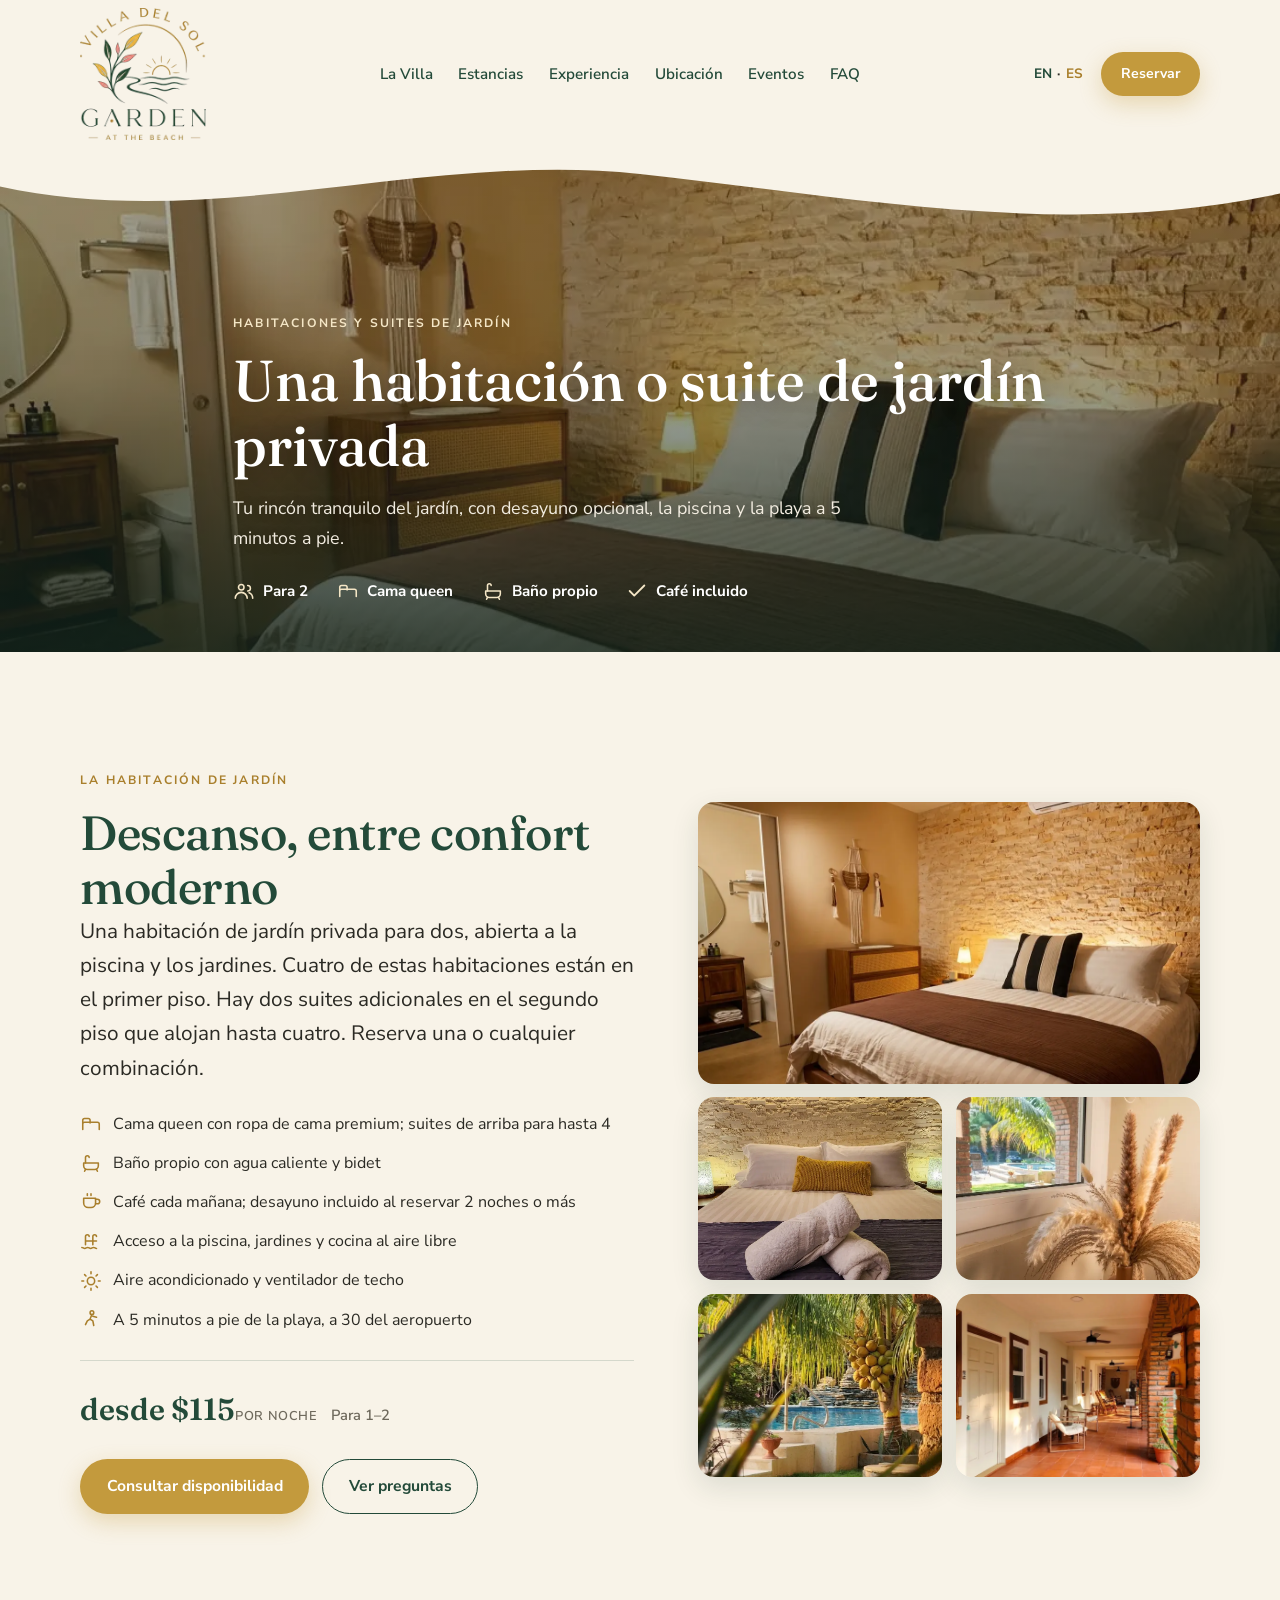
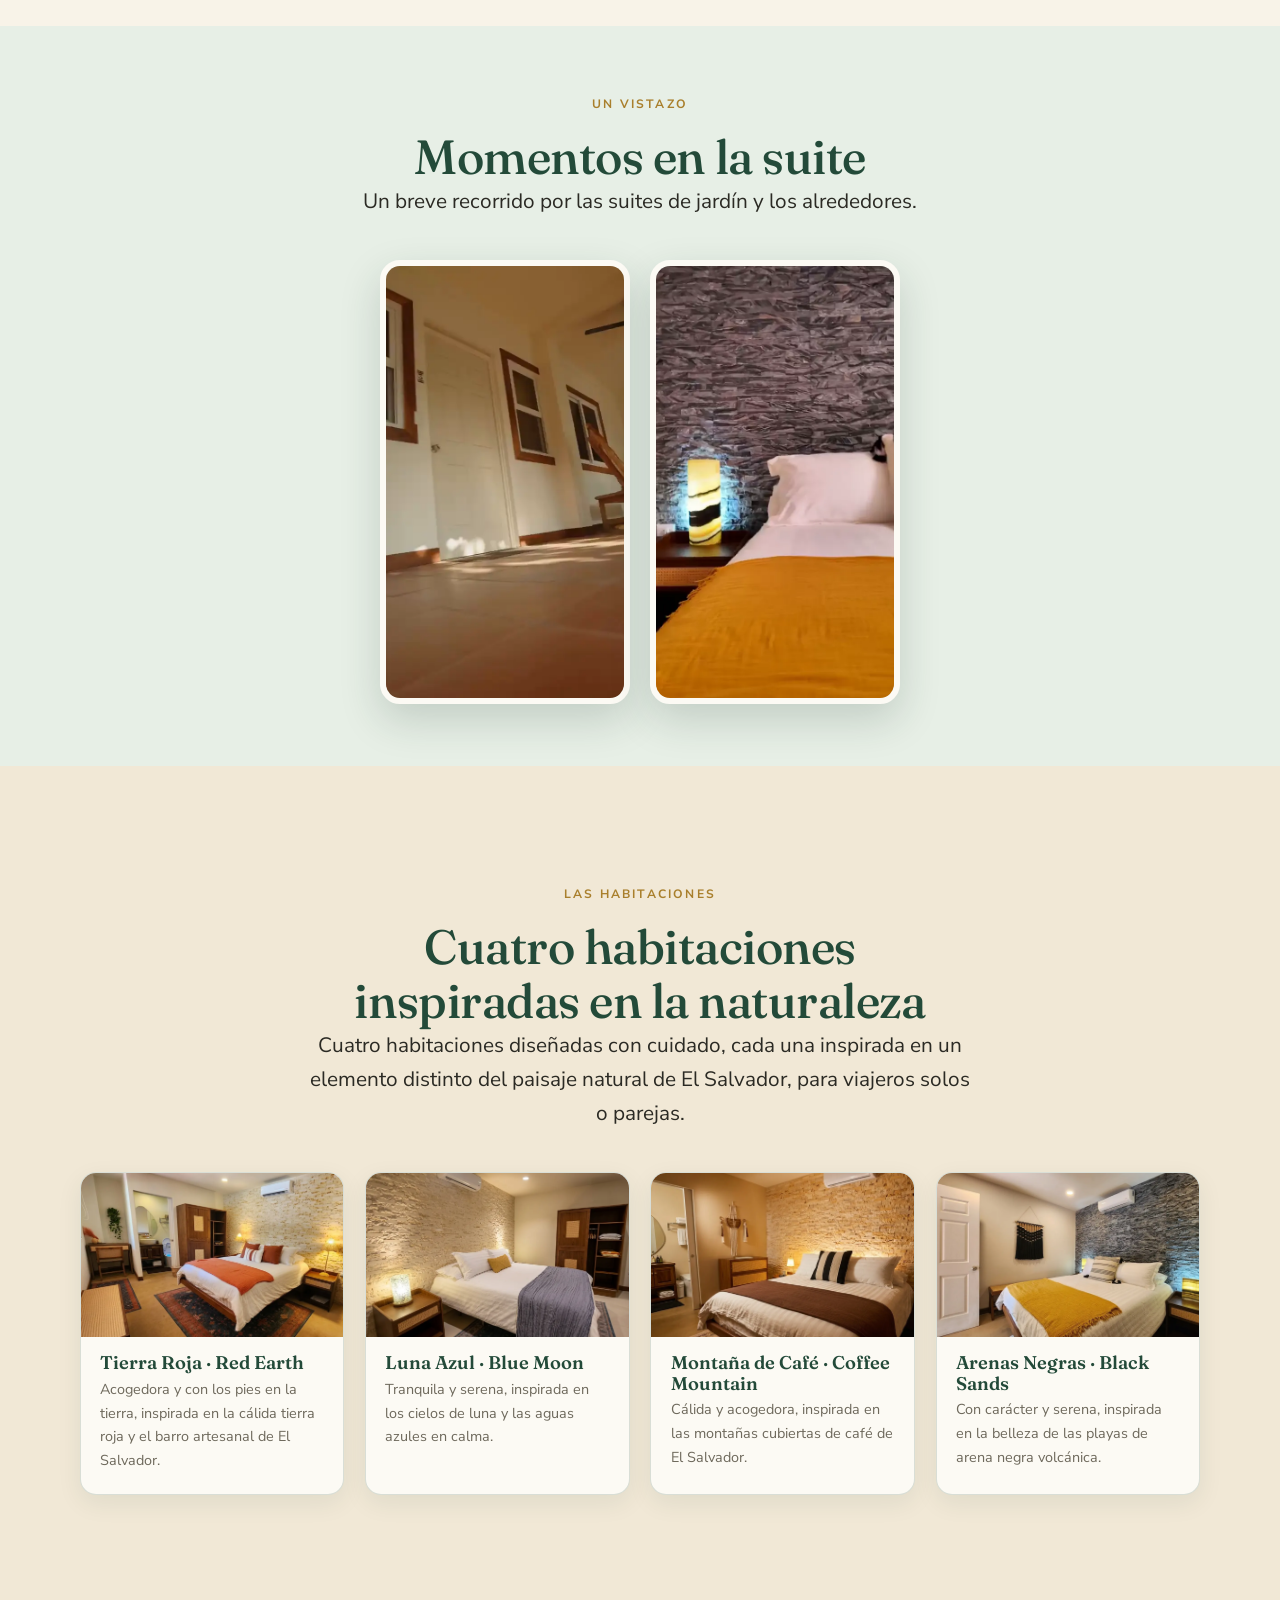
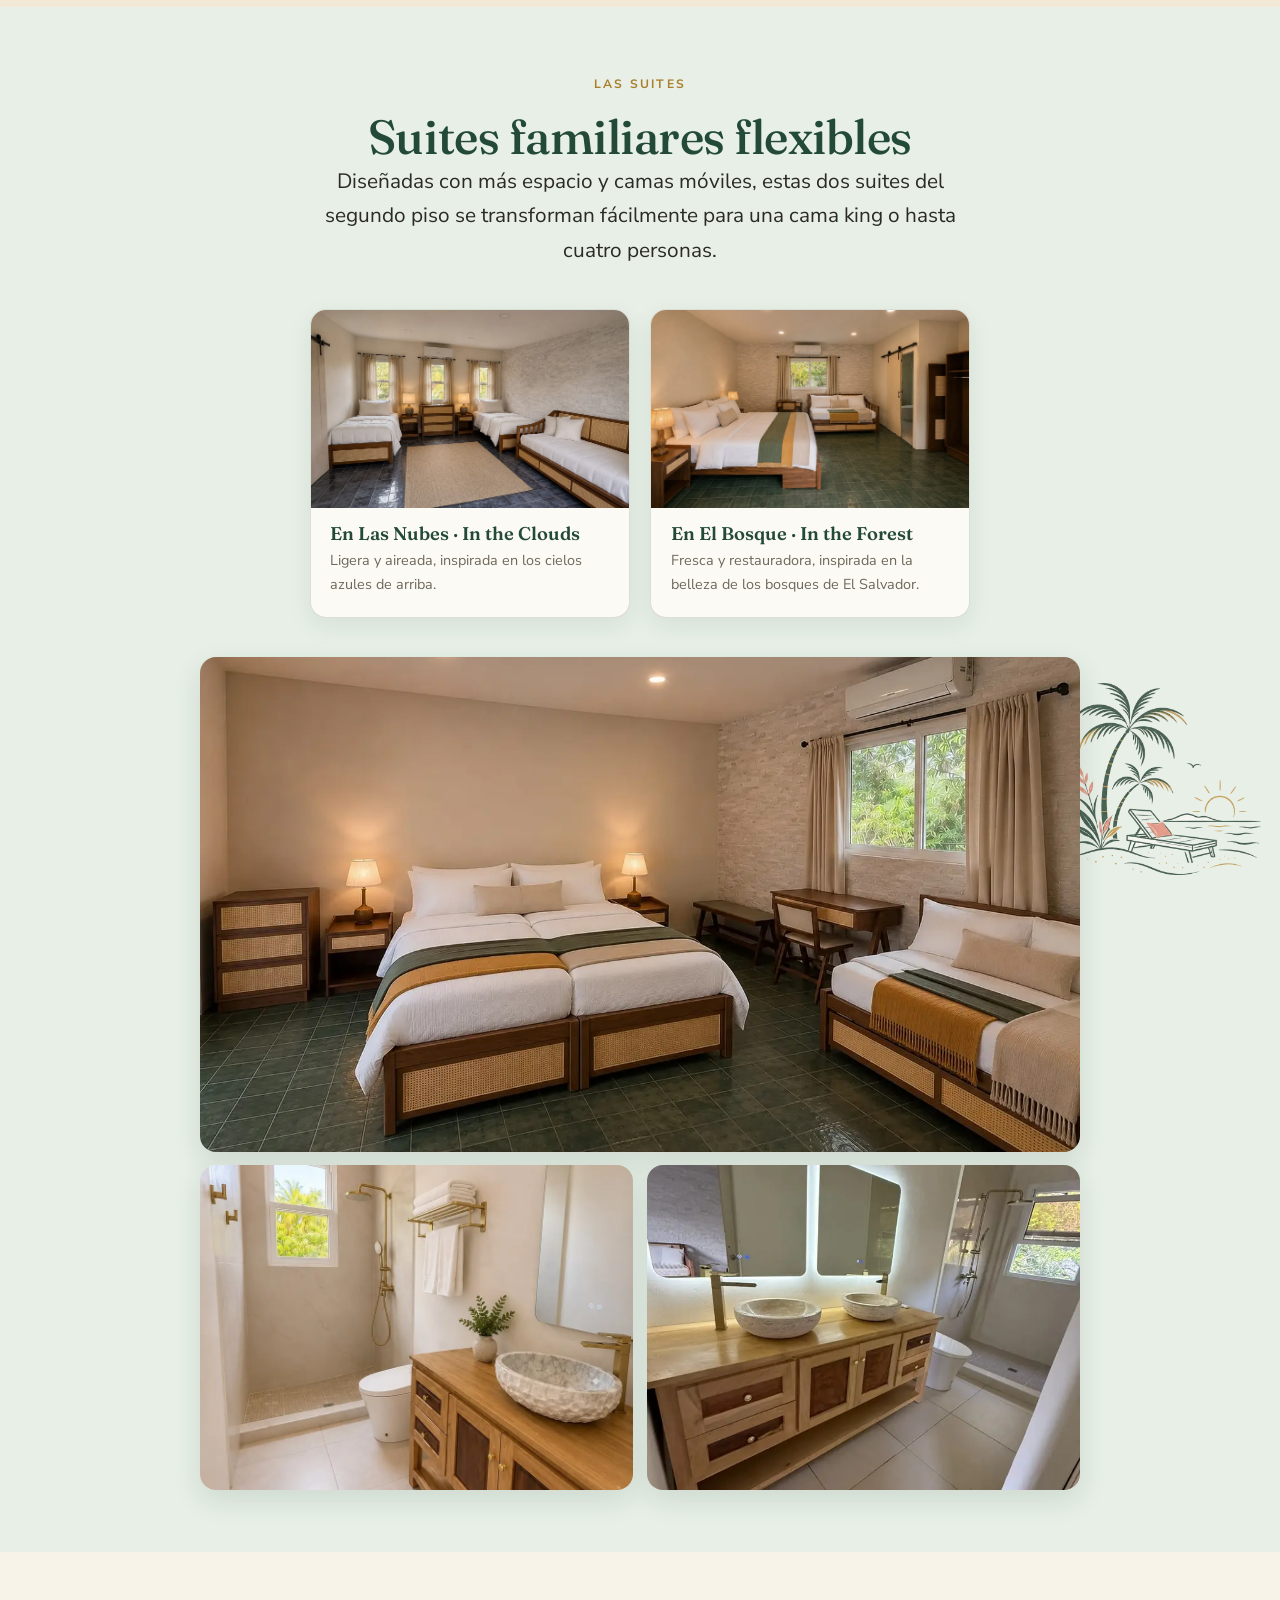
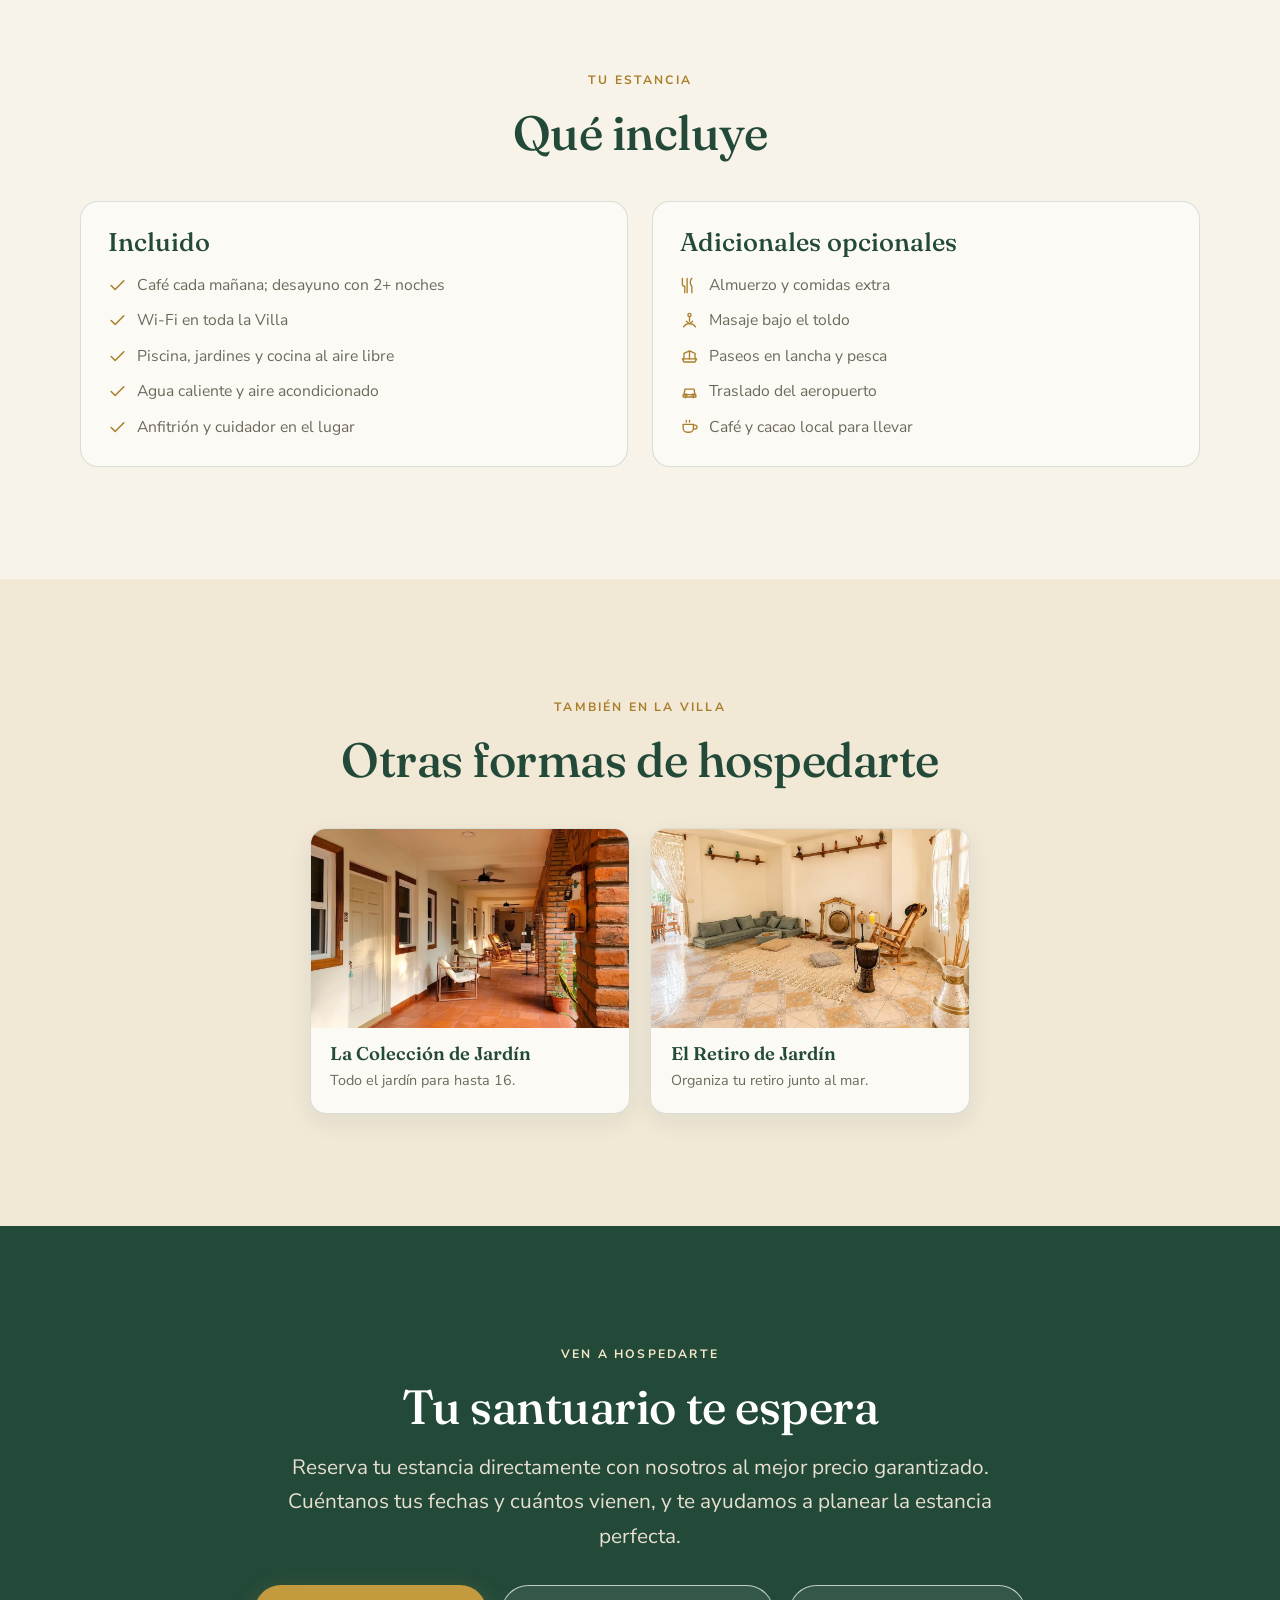
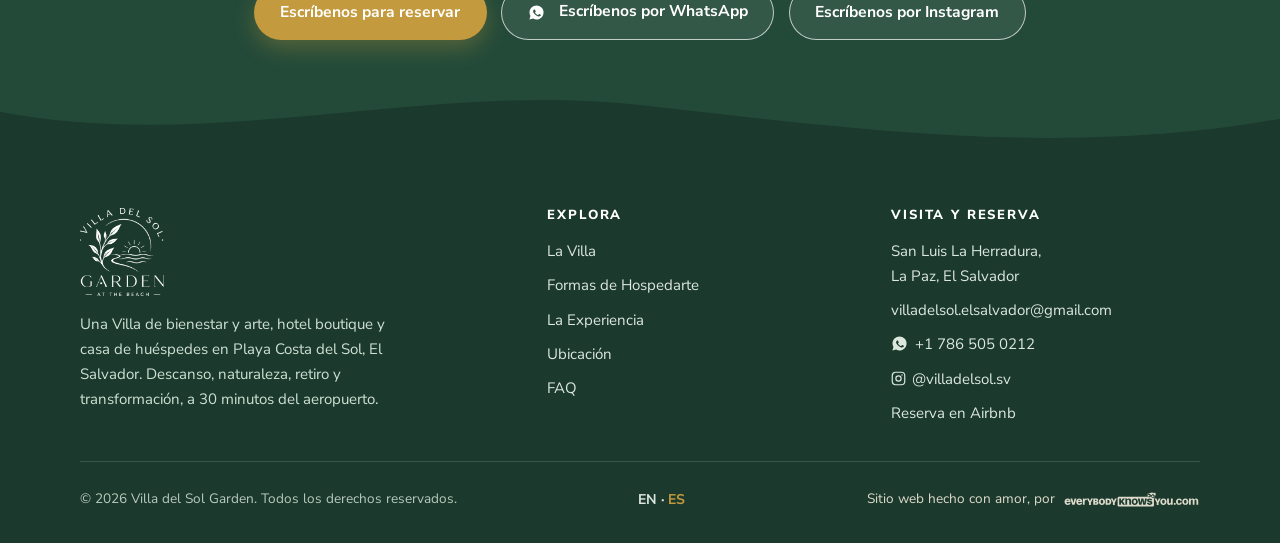
<file: es/single.html>
<!DOCTYPE html>
<html lang="es">
<head>
<meta charset="UTF-8">
<meta name="viewport" content="width=device-width, initial-scale=1.0">
<title>La Habitaci&oacute;n de Jard&iacute;n, una Suite Privada, Villa del Sol Garden</title>
<meta name="description" content="La Habitaci&oacute;n de Jard&iacute;n es una suite privada para dos en El Salvador, con desayuno, desde $100 la noche, a 5 minutos de la playa y 30 del aeropuerto.">
<link rel="canonical" href="https://villadelsolsv.com/es/single.html">
<link rel="alternate" hreflang="en" href="https://villadelsolsv.com/single.html">
<link rel="alternate" hreflang="es" href="https://villadelsolsv.com/es/single.html">
<link rel="alternate" hreflang="x-default" href="https://villadelsolsv.com/single.html">
<meta property="og:title" content="La Habitaci&oacute;n de Jard&iacute;n, una Suite Privada, Villa del Sol Garden">
<meta property="og:description" content="La Habitaci&oacute;n de Jard&iacute;n es una suite privada para dos en El Salvador, con desayuno, desde $100 la noche, a 5 minutos de la playa y 30 del aeropuerto.">
<meta property="og:type" content="website">
<meta property="og:url" content="https://villadelsolsv.com/es/single.html">
<meta property="og:image" content="https://villadelsolsv.com/assets/images/social-share/social-share-villa-del-sol-garden-villadelsolsv.com.jpg">
<meta property="og:image:width" content="1200">
<meta property="og:image:height" content="630">
<meta property="og:site_name" content="Villa del Sol Garden">
<meta property="og:locale" content="es_SV">
<meta property="og:locale:alternate" content="en_US">
<meta name="twitter:card" content="summary_large_image">
<meta name="twitter:title" content="La Habitaci&oacute;n de Jard&iacute;n, una Suite Privada, Villa del Sol Garden">
<meta name="twitter:description" content="La Habitaci&oacute;n de Jard&iacute;n es una suite privada para dos en El Salvador, con desayuno, desde $100 la noche, a 5 minutos de la playa y 30 del aeropuerto.">
<meta name="twitter:image" content="https://villadelsolsv.com/assets/images/social-share/social-share-villa-del-sol-garden-villadelsolsv.com.jpg">
<meta name="robots" content="index, follow, max-image-preview:large, max-snippet:-1, max-video-preview:-1">
<meta name="author" content="Villa del Sol Garden">
<meta name="theme-color" content="#234A39">
<meta name="geo.region" content="SV">
<meta name="geo.placename" content="La Herradura, La Paz, El Salvador">
<link rel="icon" href="../favicon.ico" sizes="any">
<link rel="icon" type="image/png" sizes="32x32" href="../favicon-32x32.png">
<link rel="apple-touch-icon" sizes="180x180" href="../apple-touch-icon.png">
<link rel="manifest" href="../site.webmanifest">
<link rel="alternate" type="text/plain" title="llms.txt" href="https://villadelsolsv.com/llms.txt">
<link rel="preconnect" href="https://fonts.googleapis.com">
<link rel="preconnect" href="https://fonts.gstatic.com" crossorigin>
<link rel="preload" as="style" href="https://fonts.googleapis.com/css2?family=Fraunces:ital,wght@0,400;0,500;0,600;1,400&amp;family=Nunito+Sans:wght@400;600;700;800&amp;display=swap">
<link rel="stylesheet" href="https://fonts.googleapis.com/css2?family=Fraunces:ital,wght@0,400;0,500;0,600;1,400&amp;family=Nunito+Sans:wght@400;600;700;800&amp;display=swap" media="print" onload="this.media='all'">
<noscript><link rel="stylesheet" href="https://fonts.googleapis.com/css2?family=Fraunces:ital,wght@0,400;0,500;0,600;1,400&amp;family=Nunito+Sans:wght@400;600;700;800&amp;display=swap"></noscript>
<link rel="stylesheet" href="../assets/css/tokens.css">
<link rel="stylesheet" href="../assets/css/styles.css">
<script type="application/ld+json">{"@context":"https://schema.org","@type":"BreadcrumbList","itemListElement":[{"@type":"ListItem","position":1,"name":"Inicio","item":"https://villadelsolsv.com/es/"},{"@type":"ListItem","position":2,"name":"La Habitaci&oacute;n de Jard&iacute;n","item":"https://villadelsolsv.com/es/single.html"}]}</script>
</head>
<body>
<header class="site-header"><div class="wrap"><nav class="nav" aria-label="Main">
<a class="brand" href="index.html" aria-label="Inicio de Villa del Sol Garden"><img src="../assets/images/logos/logo-villa-del-sol-garden-transparent-villadelsolsv.com.webp" alt="Villa del Sol Garden logo" width="132" height="140"><span class="brand-name">Villa del Sol Garden<small>Junto a la Playa</small></span></a>
<ul class="nav-links"><li><a href="index.html#villa">La Villa</a></li><li><a href="index.html#stays">Estancias</a></li><li><a href="index.html#experience">Experiencia</a></li><li><a href="index.html#location">Ubicaci&oacute;n</a></li><li><a href="retreat.html#events">Eventos</a></li><li><a href="faq.html">FAQ</a></li></ul>
<div class="nav-right"><div class="lang"><a href="../single.html">EN</a> &middot; <span class="active">ES</span></div><a class="btn btn-gold btn-sm" href="index.html#book">Reservar</a><button class="nav-toggle" aria-label="Menu" aria-expanded="false"><span></span><span></span><span></span></button></div>
</nav></div></header>
<main><section class="page-hero"><div class="page-hero__media"><img src="../assets/images/rooms/single-garden-room-villa-del-sol-villadelsolsv.com.webp" alt="La Habitaci&oacute;n de Jard&iacute;n en Villa del Sol Garden"></div><div class="hero-wave" aria-hidden="true"><svg viewBox="0 0 1440 100" preserveAspectRatio="none"><path d="M0,44 C240,96 480,4 720,30 C960,56 1200,104 1440,52 L1440,0 L0,0 Z"></path></svg></div><div class="wrap"><span class="eyebrow">Habitaciones y Suites de Jard&iacute;n</span><h1>Una habitaci&oacute;n o suite de jard&iacute;n privada</h1><p>Tu rinc&oacute;n tranquilo del jard&iacute;n, con desayuno opcional, la piscina y la playa a 5 minutos a pie.</p><div class="page-hero__facts"><span><svg viewBox="0 0 24 24" fill="none" stroke="currentColor" stroke-width="1.7" stroke-linecap="round" stroke-linejoin="round"><circle cx="9" cy="8" r="3"/><path d="M2.5 20a6.5 6.5 0 0 1 13 0M16 6a3 3 0 0 1 0 6M21.5 20a6.5 6.5 0 0 0-4-6"/></svg>Para 2</span><span><svg viewBox="0 0 24 24" fill="none" stroke="currentColor" stroke-width="1.7" stroke-linecap="round" stroke-linejoin="round"><path d="M3 18v-6a2 2 0 0 1 2-2h14a2 2 0 0 1 2 2v6M3 18v-9M21 18v-3M3 12V8a2 2 0 0 1 2-2h4a2 2 0 0 1 2 2v3"/></svg>Cama queen</span><span><svg viewBox="0 0 24 24" fill="none" stroke="currentColor" stroke-width="1.7" stroke-linecap="round" stroke-linejoin="round"><path d="M4 12h16v3a4 4 0 0 1-4 4H8a4 4 0 0 1-4-4v-3Z"/><path d="M6 12V6a2 2 0 0 1 4 0"/><path d="M6 19l-1 2M18 19l1 2"/></svg>Ba&ntilde;o propio</span><span><svg viewBox="0 0 24 24" fill="none" stroke="currentColor" stroke-width="2" stroke-linecap="round" stroke-linejoin="round"><path d="M20 6 9 17l-5-5"/></svg>Caf&eacute; incluido</span></div></div></section>
<section class="section"><div class="wrap"><div class="detail-grid"><div class="detail-copy reveal"><span class="eyebrow">La Habitaci&oacute;n de Jard&iacute;n</span><h2>Descanso, entre confort moderno</h2><p class="lead">Una habitaci&oacute;n de jard&iacute;n privada para dos, abierta a la piscina y los jardines. Cuatro de estas habitaciones est&aacute;n en el primer piso. Hay dos suites adicionales en el segundo piso que alojan hasta cuatro. Reserva una o cualquier combinaci&oacute;n.</p><ul class="feature-list"><li><svg viewBox="0 0 24 24" fill="none" stroke="currentColor" stroke-width="1.7" stroke-linecap="round" stroke-linejoin="round"><path d="M3 18v-6a2 2 0 0 1 2-2h14a2 2 0 0 1 2 2v6M3 18v-9M21 18v-3M3 12V8a2 2 0 0 1 2-2h4a2 2 0 0 1 2 2v3"/></svg><span>Cama queen con ropa de cama premium; suites de arriba para hasta 4</span></li><li><svg viewBox="0 0 24 24" fill="none" stroke="currentColor" stroke-width="1.7" stroke-linecap="round" stroke-linejoin="round"><path d="M4 12h16v3a4 4 0 0 1-4 4H8a4 4 0 0 1-4-4v-3Z"/><path d="M6 12V6a2 2 0 0 1 4 0"/><path d="M6 19l-1 2M18 19l1 2"/></svg><span>Ba&ntilde;o propio con agua caliente y bidet</span></li><li><svg viewBox="0 0 24 24" fill="none" stroke="currentColor" stroke-width="1.7" stroke-linecap="round" stroke-linejoin="round"><path d="M4 8h13v5a5 5 0 0 1-5 5H9a5 5 0 0 1-5-5V8Z"/><path d="M17 9h2a2 2 0 0 1 0 5h-2M8 3v2M12 3v2"/></svg><span>Caf&eacute; cada ma&ntilde;ana; desayuno incluido al reservar 2 noches o m&aacute;s</span></li><li><svg viewBox="0 0 24 24" fill="none" stroke="currentColor" stroke-width="1.7" stroke-linecap="round" stroke-linejoin="round"><path d="M2 18c1.6 0 1.6 1 3.2 1s1.6-1 3.2-1 1.6 1 3.2 1 1.6-1 3.2-1 1.6 1 3.2 1"/><path d="M6 15V6a2 2 0 0 1 4 0M14 15V6a2 2 0 0 1 4 0M6 11h12"/></svg><span>Acceso a la piscina, jardines y cocina al aire libre</span></li><li><svg viewBox="0 0 24 24" fill="none" stroke="currentColor" stroke-width="1.7" stroke-linecap="round" stroke-linejoin="round"><circle cx="12" cy="12" r="4"/><path d="M12 2v2M12 20v2M4 12H2M22 12h-2M5 5l1.5 1.5M17.5 17.5 19 19M19 5l-1.5 1.5M6.5 17.5 5 19"/></svg><span>Aire acondicionado y ventilador de techo</span></li><li><svg viewBox="0 0 24 24" fill="none" stroke="currentColor" stroke-width="1.7" stroke-linecap="round" stroke-linejoin="round"><circle cx="13" cy="4" r="2"/><path d="M13 6l-2 5 3 2 1 5M11 11l-3 2-2 4M14 8l4 1"/></svg><span>A 5 minutos a pie de la playa, a 30 del aeropuerto</span></li></ul><div class="price-line"><span class="amt">desde $115<small>por noche</small></span><span class="cap-n">Para 1&ndash;2</span></div><div class="detail-actions"><a class="btn btn-gold" href="index.html#book">Consultar disponibilidad</a><a class="btn btn-outline" href="faq.html">Ver preguntas</a></div></div><div class="mini-gallery reveal"><img src="../assets/images/rooms/single-garden-room-villa-del-sol-villadelsolsv.com.webp" alt="La Habitaci&oacute;n de Jard&iacute;n" loading="lazy"><img src="../assets/images/rooms/room-1-villa-del-sol-villadelsolsv.com.webp" alt="Interior de la suite de jard&iacute;n" loading="lazy"><img src="../assets/images/rooms/room-2-villa-del-sol-villadelsolsv.com.webp" alt="Cama y luz de la suite" loading="lazy"><img src="../assets/images/rooms/room-3-villa-del-sol-villadelsolsv.com.webp" alt="Detalle de la suite" loading="lazy"><img src="../assets/images/rooms/room-4-villa-del-sol-villadelsolsv.com.webp" alt="Rinc&oacute;n de la suite" loading="lazy"></div></div></section>
<section class="section section--videos"><div class="wrap"><div class="sec-head center reveal"><span class="eyebrow">Un Vistazo</span><h2>Momentos en la suite</h2><p class="lead">Un breve recorrido por las suites de jard&iacute;n y los alrededores.</p></div><div class="vid-strip reveal"><video class="strip-video" muted loop playsinline autoplay preload="none" aria-label="Dentro de una suite de jard&iacute;n en Villa del Sol Garden" poster="../assets/images/rooms/single-video-1-poster-villa-del-sol-villadelsolsv.com.webp"><source src="../assets/video/single-video-1-villa-del-sol-villadelsolsv.com.mp4" type="video/mp4"></video><video class="strip-video" muted loop playsinline autoplay preload="none" aria-label="Un paseo por las suites de jard&iacute;n" poster="../assets/images/rooms/single-video-2-poster-villa-del-sol-villadelsolsv.com.webp"><source src="../assets/video/single-video-2-villa-del-sol-villadelsolsv.com.mp4" type="video/mp4"></video></div></div></section>
<section class="section section--surface"><div class="leaf-flock" data-n="10" aria-hidden="true"></div><div class="wrap"><div class="sec-head center reveal"><span class="eyebrow">Las Habitaciones</span><h2>Cuatro habitaciones inspiradas en la naturaleza</h2><p class="lead">Cuatro habitaciones dise&ntilde;adas con cuidado, cada una inspirada en un elemento distinto del paisaje natural de El Salvador, para viajeros solos o parejas.</p></div><div class="other-stays other-stays--four reveal"><a class="mini-stay" href="index.html#book"><img src="../assets/images/rooms/suite-tierra-roja-villa-del-sol-villadelsolsv.com.webp" alt="Suite Tierra Roja &middot; Red Earth" loading="lazy"><div class="b"><h4>Tierra Roja &middot; Red Earth</h4><p>Acogedora y con los pies en la tierra, inspirada en la c&aacute;lida tierra roja y el barro artesanal de El Salvador.</p></div></a><a class="mini-stay" href="index.html#book"><img src="../assets/images/rooms/suite-piedra-luna-villa-del-sol-villadelsolsv.com.webp" alt="Suite Luna Azul &middot; Blue Moon" loading="lazy"><div class="b"><h4>Luna Azul &middot; Blue Moon</h4><p>Tranquila y serena, inspirada en los cielos de luna y las aguas azules en calma.</p></div></a><a class="mini-stay" href="index.html#book"><img src="../assets/images/rooms/single-garden-room-villa-del-sol-villadelsolsv.com.webp" alt="Suite Monta&ntilde;a de Caf&eacute; &middot; Coffee Mountain" loading="lazy"><div class="b"><h4>Monta&ntilde;a de Caf&eacute; &middot; Coffee Mountain</h4><p>C&aacute;lida y acogedora, inspirada en las monta&ntilde;as cubiertas de caf&eacute; de El Salvador.</p></div></a><a class="mini-stay" href="index.html#book"><img src="../assets/images/rooms/suite-la-semilla-villa-del-sol-villadelsolsv.com.webp" alt="Suite Arenas Negras &middot; Black Sands" loading="lazy"><div class="b"><h4>Arenas Negras &middot; Black Sands</h4><p>Con car&aacute;cter y serena, inspirada en la belleza de las playas de arena negra volc&aacute;nica.</p></div></a></div></section>
<section class="section section--videos"><div class="motif motif--right" aria-hidden="true"><img src="../assets/images/decor/decor-palm-beach-villa-del-sol-villadelsolsv.com.webp" alt="" loading="lazy"></div><div class="wrap"><div class="sec-head center reveal"><span class="eyebrow">Las Suites</span><h2>Suites familiares flexibles</h2><p class="lead">Dise&ntilde;adas con m&aacute;s espacio y camas m&oacute;viles, estas dos suites del segundo piso se transforman f&aacute;cilmente para una cama king o hasta cuatro personas.</p></div><div class="other-stays other-stays--two reveal"><a class="mini-stay" href="index.html#book"><img src="../assets/images/rooms/suite-nubes-villa-del-sol-villadelsolsv.com.webp" alt="Suite En Las Nubes del segundo piso en Villa del Sol Garden" loading="lazy"><div class="b"><h4>En Las Nubes &middot; In the Clouds</h4><p>Ligera y aireada, inspirada en los cielos azules de arriba.</p></div></a><a class="mini-stay" href="index.html#book"><img src="../assets/images/rooms/suite-bosque-room-villa-del-sol-villadelsolsv.com.webp" alt="Suite En El Bosque del segundo piso en Villa del Sol Garden" loading="lazy"><div class="b"><h4>En El Bosque &middot; In the Forest</h4><p>Fresca y restauradora, inspirada en la belleza de los bosques de El Salvador.</p></div></a></div><div class="mini-gallery reveal" style="margin:2.4rem auto 0;max-width:880px"><img src="../assets/images/rooms/suite-bosque-room-2-villa-del-sol-villadelsolsv.com.webp" alt="La suite En El Bosque con camas flexibles y piso de azulejo verde" loading="lazy"><img src="../assets/images/rooms/suite-bosque-bath-villa-del-sol-villadelsolsv.com.webp" alt="Ba&ntilde;o privado de la suite En El Bosque con ducha de lluvia" loading="lazy"><img src="../assets/images/rooms/suite-nubes-bath-villa-del-sol-villadelsolsv.com.webp" alt="Ba&ntilde;o privado de la suite En Las Nubes con doble lavabo de piedra" loading="lazy"></div></section>
<section class="section"><div class="wrap"><div class="sec-head center reveal"><span class="eyebrow">Tu Estancia</span><h2>Qu&eacute; incluye</h2></div><div class="two-cards reveal"><div class="info-card"><h3>Incluido</h3><ul><li><svg viewBox="0 0 24 24" fill="none" stroke="currentColor" stroke-width="2" stroke-linecap="round" stroke-linejoin="round"><path d="M20 6 9 17l-5-5"/></svg><span>Caf&eacute; cada ma&ntilde;ana; desayuno con 2+ noches</span></li><li><svg viewBox="0 0 24 24" fill="none" stroke="currentColor" stroke-width="2" stroke-linecap="round" stroke-linejoin="round"><path d="M20 6 9 17l-5-5"/></svg><span>Wi-Fi en toda la Villa</span></li><li><svg viewBox="0 0 24 24" fill="none" stroke="currentColor" stroke-width="2" stroke-linecap="round" stroke-linejoin="round"><path d="M20 6 9 17l-5-5"/></svg><span>Piscina, jardines y cocina al aire libre</span></li><li><svg viewBox="0 0 24 24" fill="none" stroke="currentColor" stroke-width="2" stroke-linecap="round" stroke-linejoin="round"><path d="M20 6 9 17l-5-5"/></svg><span>Agua caliente y aire acondicionado</span></li><li><svg viewBox="0 0 24 24" fill="none" stroke="currentColor" stroke-width="2" stroke-linecap="round" stroke-linejoin="round"><path d="M20 6 9 17l-5-5"/></svg><span>Anfitri&oacute;n y cuidador en el lugar</span></li></ul></div><div class="info-card"><h3>Adicionales opcionales</h3><ul><li><svg viewBox="0 0 24 24" fill="none" stroke="currentColor" stroke-width="1.7" stroke-linecap="round" stroke-linejoin="round"><path d="M3 3v7a3 3 0 0 0 3 3v8M9 3v18M15 3c-1.5 1-2 3-2 5s.5 4 2 5v8"/></svg><span>Almuerzo y comidas extra</span></li><li><svg viewBox="0 0 24 24" fill="none" stroke="currentColor" stroke-width="1.7" stroke-linecap="round" stroke-linejoin="round"><circle cx="12" cy="5" r="2"/><path d="M12 8v5M4.5 20c2-3 4.7-4 7.5-4s5.5 1 7.5 4M8 13l4 3 4-3"/></svg><span>Masaje bajo el toldo</span></li><li><svg viewBox="0 0 24 24" fill="none" stroke="currentColor" stroke-width="1.7" stroke-linecap="round" stroke-linejoin="round"><path d="M3 15h18l-2 4H5l-2-4Z"/><path d="M5 15V8l7-3 7 3v7M12 5v10"/></svg><span>Paseos en lancha y pesca</span></li><li><svg viewBox="0 0 24 24" fill="none" stroke="currentColor" stroke-width="1.7" stroke-linecap="round" stroke-linejoin="round"><path d="M5 16 6.2 9h11.6L19 16M4 16h16v3H4zM7 19v1M17 19v1"/><circle cx="7.5" cy="16.5" r="1.3"/><circle cx="16.5" cy="16.5" r="1.3"/></svg><span>Traslado del aeropuerto</span></li><li><svg viewBox="0 0 24 24" fill="none" stroke="currentColor" stroke-width="1.7" stroke-linecap="round" stroke-linejoin="round"><path d="M4 8h13v5a5 5 0 0 1-5 5H9a5 5 0 0 1-5-5V8Z"/><path d="M17 9h2a2 2 0 0 1 0 5h-2M8 3v2M12 3v2"/></svg><span>Caf&eacute; y cacao local para llevar</span></li></ul></div></div></section>
<section class="section section--surface"><div class="wrap"><div class="sec-head center reveal"><span class="eyebrow">Tambi&eacute;n en la Villa</span><h2>Otras formas de hospedarte</h2></div><div class="other-stays other-stays--two reveal"><a class="mini-stay" href="family.html"><img src="../assets/images/rooms/family-garden-collection-villa-del-sol-villadelsolsv.com.webp" alt="La Colecci&oacute;n de Jard&iacute;n" loading="lazy"><div class="b"><h4>La Colecci&oacute;n de Jard&iacute;n</h4><p>Todo el jard&iacute;n para hasta 16.</p></div></a><a class="mini-stay" href="retreat.html"><img src="../assets/images/rooms/garden-retreat-villa-del-sol-villadelsolsv.com.webp" alt="El Retiro de Jard&iacute;n" loading="lazy"><div class="b"><h4>El Retiro de Jard&iacute;n</h4><p>Organiza tu retiro junto al mar.</p></div></a></div></section>
<section class="section book"><div class="leaf-flock gold on-dark" data-n="10" aria-hidden="true"></div><div class="wrap"><div class="reveal"><span class="eyebrow">Ven a Hospedarte</span><h2>Tu santuario te espera</h2><p class="lead">Reserva tu estancia directamente con nosotros al mejor precio garantizado. Cu&eacute;ntanos tus fechas y cu&aacute;ntos vienen, y te ayudamos a planear la estancia perfecta.</p><div class="book-cta"><a class="btn btn-gold" href="mailto:villadelsol.elsalvador@gmail.com?subject=Consulta%20-%20Villa%20del%20Sol%20Garden">Escr&iacute;benos para reservar</a><a class="btn btn-ghost" href="https://wa.me/17865050212" target="_blank" rel="noopener"><svg viewBox="0 0 24 24" width="17" height="17" fill="currentColor" style="vertical-align:-3px;margin-right:.4rem"><path d="M12.04 2C6.58 2 2.13 6.45 2.13 11.91c0 1.75.46 3.45 1.32 4.95L2 22l5.25-1.38a9.9 9.9 0 0 0 4.79 1.22c5.46 0 9.91-4.45 9.91-9.91 0-2.65-1.03-5.14-2.9-7.01A9.82 9.82 0 0 0 12.04 2zm5.8 14.13c-.24.68-1.42 1.31-1.95 1.35-.5.05-.5.4-3.15-.66-2.66-1.05-4.32-3.77-4.45-3.95-.13-.18-1.06-1.41-1.06-2.69 0-1.28.67-1.9.91-2.17.24-.26.52-.33.7-.33.17 0 .35 0 .5.01.16.01.38-.06.59.45.24.58.79 2 .86 2.14.07.14.12.31.02.49-.09.18-.14.29-.28.45-.14.16-.29.35-.42.47-.14.14-.28.29-.12.57.16.28.72 1.19 1.55 1.93 1.06.95 1.96 1.24 2.24 1.38.28.14.44.12.61-.07.17-.19.7-.82.89-1.1.18-.28.37-.23.61-.14.24.09 1.55.73 1.82.86.27.14.44.2.51.32.07.11.07.66-.17 1.34z"/></svg>Escr&iacute;benos por WhatsApp</a><a class="btn btn-ghost" href="https://www.instagram.com/villadelsol.sv" target="_blank" rel="noopener">Escr&iacute;benos por Instagram</a></div></div></div></section>
</main><footer class="site-footer"><div class="footer-wave" aria-hidden="true"><svg viewBox="0 0 1440 90" preserveAspectRatio="none"><path d="M0,42 C240,90 480,6 720,34 C960,62 1200,96 1440,50 L1440,90 L0,90 Z"></path></svg></div><div class="wrap"><div class="footer-top">
<div class="footer-brand"><img src="../assets/images/logos/logo-villa-del-sol-garden-white-villadelsolsv.com.webp" alt="Villa del Sol Garden logo" width="140" height="140"><p>Una Villa de bienestar y arte, hotel boutique y casa de hu&eacute;spedes en Playa Costa del Sol, El Salvador. Descanso, naturaleza, retiro y transformaci&oacute;n, a 30 minutos del aeropuerto.</p></div>
<div class="footer-col"><h4>Explora</h4><ul><li><a href="index.html#villa">La Villa</a></li><li><a href="index.html#stays">Formas de Hospedarte</a></li><li><a href="index.html#experience">La Experiencia</a></li><li><a href="index.html#location">Ubicaci&oacute;n</a></li><li><a href="faq.html">FAQ</a></li></ul></div>
<div class="footer-col"><h4>Visita y Reserva</h4><ul><li>San Luis La Herradura,<br>La Paz, El Salvador</li><li><a href="mailto:villadelsol.elsalvador@gmail.com">villadelsol.elsalvador@gmail.com</a></li><li><a href="https://wa.me/17865050212" target="_blank" rel="noopener"><svg viewBox="0 0 24 24" width="17" height="17" fill="currentColor" style="vertical-align:-3px;margin-right:.4rem"><path d="M12.04 2C6.58 2 2.13 6.45 2.13 11.91c0 1.75.46 3.45 1.32 4.95L2 22l5.25-1.38a9.9 9.9 0 0 0 4.79 1.22c5.46 0 9.91-4.45 9.91-9.91 0-2.65-1.03-5.14-2.9-7.01A9.82 9.82 0 0 0 12.04 2zm5.8 14.13c-.24.68-1.42 1.31-1.95 1.35-.5.05-.5.4-3.15-.66-2.66-1.05-4.32-3.77-4.45-3.95-.13-.18-1.06-1.41-1.06-2.69 0-1.28.67-1.9.91-2.17.24-.26.52-.33.7-.33.17 0 .35 0 .5.01.16.01.38-.06.59.45.24.58.79 2 .86 2.14.07.14.12.31.02.49-.09.18-.14.29-.28.45-.14.16-.29.35-.42.47-.14.14-.28.29-.12.57.16.28.72 1.19 1.55 1.93 1.06.95 1.96 1.24 2.24 1.38.28.14.44.12.61-.07.17-.19.7-.82.89-1.1.18-.28.37-.23.61-.14.24.09 1.55.73 1.82.86.27.14.44.2.51.32.07.11.07.66-.17 1.34z"/></svg>+1 786 505 0212</a></li><li><a href="https://www.instagram.com/villadelsol.sv" target="_blank" rel="noopener"><svg viewBox="0 0 24 24" width="15" height="15" fill="none" stroke="currentColor" stroke-width="1.9" style="vertical-align:-2px;margin-right:.35rem"><rect x="2" y="2" width="20" height="20" rx="5.5"/><circle cx="12" cy="12" r="4.2"/><circle cx="17.6" cy="6.4" r="1.1" fill="currentColor" stroke="none"/></svg>@villadelsol.sv</a></li><li><a href="https://www.airbnb.com/rooms/1538525863498838806" target="_blank" rel="noopener">Reserva en Airbnb</a></li></ul></div>
</div><div class="footer-bottom"><small>&copy; 2026 Villa del Sol Garden. Todos los derechos reservados.</small><span class="footer-lang"><a href="#">EN</a> &middot; <span class="active">ES</span></span><a class="eky-credit" href="https://everybodyknowsyou.com" target="_blank" rel="noopener" aria-label="Sitio web hecho con amor por everybodyknowsyou.com"><span class="eky-credit__text">Sitio web hecho con amor, por</span><svg role="img" aria-label="everybodyknowsyou.com" id="Layer_1" data-name="Layer 1" xmlns="http://www.w3.org/2000/svg" viewBox="0 0 1296.95 160.34">
  <defs>
    <style>
            .cls-1 { fill: var(--eky-bg, #ffffff); }
      .cls-2 { fill: var(--eky-fg, currentColor); }
    </style>
  </defs>
  <g>
    <g>
      <g>
        <rect class="cls-2" x="515.16" y="55.21" width="342.62" height="90.52" rx="12" ry="12"/>
        <path class="cls-1" d="M530.13,71.12h16.6v15.46l-.24,6.96h.32l3.32-4.61,15.14-17.81h19.83l-22.02,25.02,22.18,33.68h-19.92l-13.76-20.73-4.86,5.34v15.38h-16.6v-58.69Z"/>
        <path class="cls-1" d="M604.13,71.12v8.01h.32c4.53-6.23,10.53-9.23,18.54-9.23,12.47,0,18.94,7.29,18.94,22.02v37.89h-16.6v-35.3c0-7.69-2.75-10.85-8.58-10.85-7.21,0-11.82,4.7-11.82,12.14v34h-16.6v-58.69h15.79Z"/>
        <path class="cls-1" d="M647.37,100.43c0-17.57,11.09-30.52,29.31-30.52s29.31,12.95,29.31,30.52-11.09,30.6-29.31,30.6-29.31-13.03-29.31-30.6ZM688.66,100.43c0-9.8-3.81-17.16-11.98-17.16s-11.98,7.37-11.98,17.16,3.81,17.24,11.98,17.24,11.98-7.45,11.98-17.24Z"/>
        <path class="cls-1" d="M705.66,71.12h17.57l6.64,35.62c.41,2.02.73,4.86,1.14,6.88h.32l1.21-6.88,6.88-35.62h18.54l7.45,35.62,1.29,6.88h.32l1.05-6.88,5.99-35.62h17.24l-13.28,58.69h-21.53l-6.64-32.38-1.29-6.88h-.32l-1.21,6.88-6.56,32.38h-21.45l-13.36-58.69Z"/>
        <path class="cls-1" d="M791.81,110.79l17-.08c.57,4.78,3.72,7.53,9.31,7.53,4.61,0,7.85-1.7,7.85-5.26,0-2.67-1.78-4.37-5.59-5.26l-14.09-3.24c-8.98-2.02-13.84-7.77-13.84-16.27,0-11.5,8.99-18.3,24.69-18.3,14.65,0,23.56,6.96,23.8,18.05h-17c-.49-3.32-2.67-5.67-7.69-5.67-4.37,0-7.21,1.54-7.21,4.61,0,2.43,1.7,3.81,5.59,4.7l14.09,3.24c9.23,2.1,14.09,8.18,14.09,16.84,0,12.71-10.28,19.35-24.77,19.35-16.19,0-25.99-7.77-26.23-20.24Z"/>
      </g>
      <g>
        <path class="cls-2" d="M918.06,100.39c0-17.57,11.09-30.52,29.31-30.52s29.31,12.95,29.31,30.52-11.09,30.6-29.31,30.6-29.31-13.03-29.31-30.6ZM959.34,100.39c0-9.8-3.81-17.16-11.98-17.16s-11.98,7.37-11.98,17.16,3.81,17.24,11.98,17.24,11.98-7.45,11.98-17.24Z"/>
        <path class="cls-2" d="M1018.85,129.78v-7.85h-.32c-4.61,6.15-10.52,9.07-17.89,9.07-11.98,0-18.46-7.29-18.46-21.94v-37.97h16.6v35.38c0,7.69,2.83,10.77,8.18,10.77,6.56,0,11.09-4.61,11.09-12.63v-33.52h16.6v58.69h-15.79Z"/>
        <path class="cls-2" d="M884.01,109.52l-20.4-38.4h17.84l8.26,17.75c.99,2.06,1.9,4.96,2.89,7.02h.33c.91-2.06,1.82-4.96,2.72-7.02l7.85-17.75h17.51l-20.07,38.57v21.31h-16.93v-21.47Z"/>
      </g>
      <g>
        <path class="cls-2" d="M14.66,100.39c0-17.97,10.85-30.52,29.55-30.52s28.01,12.47,27.36,34.41h-39.35c.89,8.91,4.53,14.01,11.66,14.01,5.67,0,9.31-3,10.44-8.5h16.76c-2.19,13.28-12.31,21.21-26.88,21.21-18.7,0-29.55-12.63-29.55-30.6ZM54.58,92.54c-1.05-6.56-4.78-9.96-10.36-9.96s-9.8,3.64-11.42,9.96h21.78Z"/>
        <path class="cls-2" d="M69.8,71.09h17.49l9.47,35.62c.57,2.02,1.05,4.86,1.62,6.88h.32l1.54-6.88,8.99-35.62h17.16l-17.81,58.69h-21.13l-17.65-58.69Z"/>
        <path class="cls-2" d="M124.69,100.39c0-17.97,10.85-30.52,29.55-30.52s28.01,12.47,27.36,34.41h-39.35c.89,8.91,4.53,14.01,11.66,14.01,5.67,0,9.31-3,10.44-8.5h16.76c-2.19,13.28-12.31,21.21-26.88,21.21-18.7,0-29.55-12.63-29.55-30.6ZM164.61,92.54c-1.05-6.56-4.78-9.96-10.36-9.96s-9.8,3.64-11.42,9.96h21.78Z"/>
        <path class="cls-2" d="M187.44,71.09h15.46v9.47h.32c3.64-7.37,8.74-10.69,15.71-10.69,1.86,0,3.56.24,5.1.81v15.79h-.32c-1.7-.49-3.24-.73-5.18-.73-9.15,0-14.49,5.42-14.49,16.11v27.93h-16.6v-58.69Z"/>
        <path class="cls-2" d="M285.57,71.09h26.15c13.52,0,20.97,5.42,20.97,14.82,0,6.15-3.08,10.36-9.96,12.39v.32c8.02,1.46,12.23,6.23,12.23,13.84,0,10.52-8.42,17.33-21.7,17.33h-27.69v-58.69ZM316.66,88.82c0-3.64-2.02-5.18-6.56-5.18h-7.93v10.77h7.93c4.37,0,6.56-1.86,6.56-5.59ZM318.6,111.24c0-3.81-2.27-5.99-6.88-5.99h-9.55v11.98h9.63c4.45,0,6.8-2.19,6.8-5.99Z"/>
        <path class="cls-2" d="M337.95,100.39c0-17.57,11.09-30.52,29.31-30.52s29.31,12.95,29.31,30.52-11.09,30.6-29.31,30.6-29.31-13.03-29.31-30.6ZM379.24,100.39c0-9.8-3.8-17.16-11.98-17.16s-11.98,7.37-11.98,17.16,3.8,17.24,11.98,17.24,11.98-7.45,11.98-17.24Z"/>
        <path class="cls-2" d="M402.08,71.09h24.13c18.62,0,29.63,10.36,29.63,29.31s-11.01,29.39-29.63,29.39h-24.13v-58.69ZM438.99,100.39c0-10.77-5.83-16.19-13.36-16.19h-6.96v32.46h6.96c7.53,0,13.36-5.51,13.36-16.27Z"/>
        <path class="cls-2" d="M471.04,109.52l-20.4-38.4h17.84l8.26,17.75c.99,2.06,1.9,4.96,2.89,7.02h.33c.91-2.06,1.82-4.96,2.72-7.02l7.85-17.75h17.51l-20.07,38.57v21.31h-16.93v-21.47Z"/>
        <path class="cls-2" d="M245.89,109.52l-20.4-38.4h17.84l8.26,17.75c.99,2.06,1.9,4.96,2.89,7.02h.33c.91-2.06,1.82-4.96,2.72-7.02l7.85-17.75h17.51l-20.07,38.57v21.31h-16.93v-21.47Z"/>
      </g>
    </g>
    <g>
      <g>
        <path class="cls-2" d="M837.89,14.05c5.42-1.65,11.14.47,13.85,5.48.39.72,1.1,1.2,1.88,1.34.7.12,1.52-.2,2.16-.74,4.05-3.38,9.74-3.68,14.06-.7,4.24,2.92,5.92,8.22,4.35,13.25l-6.96,22.26c-2.45,8.46-9.67,14.45-18.27,15.02-8.94.6-17.2-4.68-20.36-13.03-.17-.45-.5-.62-.88-.67s-.66.09-.98.46c-5.78,6.49-15.01,8.59-23.07,5.2-7.59-3.19-12.57-10.83-12.37-19.15.21-8.44,5.67-16.24,13.97-18.77l32.61-9.94ZM844.69,65.73c8.85,1.59,17.31-4.28,18.9-13.13,1.59-8.85-4.28-17.31-13.13-18.9-8.85-1.59-17.31,4.28-18.9,13.13s4.28,17.31,13.13,18.9ZM808.72,59.25c8.85,1.59,17.31-4.28,18.9-13.13,1.59-8.85-4.28-17.31-13.13-18.9-8.85-1.59-17.31,4.28-18.9,13.13-1.59,8.85,4.28,17.31,13.13,18.9Z"/>
        <g>
          <path class="cls-1" d="M850.46,33.7c8.85,1.59,14.72,10.06,13.13,18.9-1.59,8.85-10.06,14.72-18.9,13.13-8.85-1.59-14.72-10.06-13.13-18.9s10.06-14.72,18.9-13.13Z"/>
          <path class="cls-1" d="M814.49,27.22c8.85,1.59,14.72,10.06,13.13,18.9-1.59,8.85-10.06,14.72-18.9,13.13-8.85-1.59-14.72-10.06-13.13-18.9,1.59-8.85,10.06-14.72,18.9-13.13Z"/>
        </g>
      </g>
      <g>
        <g>
          <path class="cls-2" d="M847.57,56.91c-.06-.86-.28-1.56-.42-2.47.64.65,1.19,1.16,1.91,1.66,1.12.79,2.71.42,3.44-.7.73-1.11.45-2.64-.68-3.44-.71-.5-1.52-.66-2.4-1.05,1.54-.53,3.13-1,3.41-2.57.17-.93-.14-1.9-.84-2.43-1.03-.79-2.26-.75-3.22.02-.58.46-1.06.91-1.67,1.49.18-.89.4-1.63.45-2.5.09-1.44-1.09-2.58-2.46-2.58s-2.55,1.17-2.48,2.62c.04.85.33,1.53.43,2.46-.47-.54-.95-.89-1.43-1.33-1.13-1.04-2.8-.99-3.77.19-.91,1.1-.66,2.87.58,3.67.72.46,1.49.65,2.34.99-.88.38-1.73.56-2.45,1.09-1.21.89-1.32,2.65-.36,3.69,1.04,1.12,2.62,1.06,3.73.03l1.46-1.34c-.23.92-.51,1.75-.51,2.68,0,1.41,1.2,2.5,2.56,2.45s2.46-1.22,2.37-2.6Z"/>
          <path class="cls-2" d="M847.57,56.91c.09,1.38-1.03,2.55-2.37,2.6s-2.56-1.05-2.56-2.45c0-.94.27-1.76.51-2.68l-1.46,1.34c-1.12,1.03-2.7,1.09-3.73-.03-.96-1.04-.84-2.8.36-3.69.71-.53,1.56-.71,2.45-1.09-.85-.34-1.62-.53-2.34-.99-1.24-.79-1.49-2.57-.58-3.67.97-1.17,2.64-1.23,3.77-.19.48.45.96.79,1.43,1.33-.1-.93-.38-1.61-.43-2.46-.07-1.44,1.07-2.62,2.48-2.62s2.55,1.14,2.46,2.58c-.05.87-.27,1.6-.45,2.5.61-.58,1.09-1.03,1.67-1.49.96-.77,2.19-.81,3.22-.02.7.54,1,1.5.84,2.43-.28,1.57-1.87,2.04-3.41,2.57.88.39,1.69.54,2.4,1.05,1.13.8,1.41,2.33.68,3.44-.73,1.11-2.32,1.48-3.44.7-.72-.5-1.27-1.01-1.91-1.66.14.92.37,1.62.42,2.47Z"/>
        </g>
        <g>
          <path class="cls-2" d="M810.13,50.42c.09-1.04-.23-1.92-.46-2.9.76.65,1.37,1.38,2.24,1.82,1.23.63,2.73.08,3.32-1.08s.21-2.6-.95-3.29c-.73-.43-1.51-.63-2.28-.94.71-.21,1.29-.46,1.92-.73,1.42-.61,1.98-2.23,1.25-3.55s-2.48-1.69-3.67-.79c-.67.5-1.22,1.01-1.84,1.61.23-1.08.58-2.02.43-3.07-.18-1.23-1.33-2.03-2.49-2.01s-2.27.88-2.4,2.1c-.11,1.04.22,1.91.45,2.98-.52-.57-1.04-.93-1.58-1.42-1.11-1-2.86-.89-3.77.32s-.53,2.95.79,3.67c.74.41,1.47.63,2.23.89-.85.33-1.63.52-2.35.98-1.23.78-1.49,2.47-.66,3.57s2.46,1.35,3.58.48c.64-.49,1.17-.96,1.77-1.57-.22,1.07-.56,1.95-.45,2.98.14,1.28,1.29,2.13,2.5,2.11s2.29-.84,2.41-2.17Z"/>
          <path class="cls-2" d="M810.13,50.42c-.12,1.32-1.24,2.14-2.41,2.17s-2.36-.83-2.5-2.11c-.11-1.03.23-1.91.45-2.98-.6.61-1.13,1.08-1.77,1.57-1.12.87-2.73.66-3.58-.48s-.57-2.79.66-3.57c.72-.46,1.5-.64,2.35-.98-.77-.26-1.49-.48-2.23-.89-1.32-.73-1.68-2.5-.79-3.67s2.66-1.32,3.77-.32c.54.49,1.06.85,1.58,1.42-.23-1.07-.56-1.94-.45-2.98.13-1.22,1.24-2.08,2.4-2.1s2.31.78,2.49,2.01c.15,1.05-.2,1.99-.43,3.07.62-.6,1.17-1.1,1.84-1.61,1.2-.9,2.97-.5,3.67.79s.17,2.93-1.25,3.55c-.63.27-1.21.52-1.92.73.77.32,1.55.51,2.28.94,1.16.68,1.53,2.13.95,3.29s-2.09,1.71-3.32,1.08c-.87-.44-1.48-1.17-2.24-1.82.23.98.55,1.86.46,2.9Z"/>
        </g>
      </g>
    </g>
  </g>
  <g fill="var(--eky-fg, currentColor)">
    <path d="M1046.08,112.99h15.96v16.61h-15.96v-16.61Z"/>
    <path d="M1065.91,100.33c0-17.49,11.29-30.39,29.1-30.39,13.79,0,25.15,8.06,26.36,22.41h-16.85c-.56-5.8-4.03-9.11-9.43-9.11-8.06,0-11.93,7.42-11.93,17.09s3.79,17.17,11.85,17.17c5.4,0,8.95-3.3,9.67-9.67h16.85c-1.13,14.91-12.66,22.97-26.52,22.97-18.14,0-29.1-12.98-29.1-30.47Z"/>
    <path d="M1124.75,100.33c0-17.49,11.04-30.39,29.18-30.39s29.18,12.9,29.18,30.39-11.04,30.47-29.18,30.47-29.18-12.98-29.18-30.47ZM1165.86,100.33c0-9.75-3.79-17.09-11.93-17.09s-11.93,7.33-11.93,17.09,3.79,17.17,11.93,17.17,11.93-7.42,11.93-17.17Z"/>
    <path d="M1204.31,71.15v7.98h.32c4.43-5.97,10.64-9.19,17.9-9.19s12.41,3.14,15.4,9.19h.32c4.92-6.21,10.72-9.19,17.9-9.19,12.58,0,19.27,8.71,19.27,22.81v36.84h-16.53v-34.26c0-7.66-2.34-11.69-8.06-11.69-6.53,0-10.56,5-10.56,12.9v33.05h-16.53v-34.34c0-7.58-2.42-11.61-8.14-11.61-6.61,0-10.48,5.24-10.48,12.9v33.05h-16.53v-58.44h15.72Z"/>
  </g>
</svg></a></div></div></footer>
<script src="../assets/js/main.js" defer></script>
</body>
</html>
</file>
<file: assets/css/tokens.css>
/* assets/css/tokens.css - COLORS + FONTS only. The one file to edit to re-skin.
   Villa del Sol Garden palette, taken from the logo:
   cream ground, deep forest green, warm gold, coral + leaf botanical accents. */
:root{
  /* Brand palette */
  --bg:          #F8F3E8;   /* page background (cream) */
  --surface:     #F1E8D6;   /* alternate section background (deeper cream) */
  --card:        #FCFAF4;   /* cards */
  --ink:         #2B2A24;   /* main body text (warm near-black) */
  --forest:      #234A39;   /* deep green: headings, brand */
  --forest-deep: #1B3A2D;   /* darkest green: footer */
  --gold:        #C39A3D;   /* primary accent: buttons, links */
  --gold-deep:   #A97F2C;   /* accent hover */
  --coral:       #D98A6B;   /* secondary botanical accent */
  --muted:       #6E695C;   /* secondary text */
  --line:        rgba(35,74,57,.16); /* hairlines */
  --sea:         #C4DBD0;   /* soft ocean (sketched map) */
  --sea-deep:    #8FB6A6;   /* ocean wave lines (sketched map) */
  --cream-lt:    #F4E6C6;   /* light cream for eyebrows over dark sections */

  /* Footer credit colors (read by the EKY credit logo) */
  --footer-bg:   var(--forest-deep);
  --footer-fg:   #F3ECDD;

  /* Fonts */
  --font-display: 'Fraunces', Georgia, 'Times New Roman', serif;
  --font-body:    'Nunito Sans', system-ui, -apple-system, Segoe UI, sans-serif;

  /* Layout */
  --max: 1200px;
}
</file>
<file: assets/css/styles.css>
/* assets/css/styles.css - references tokens.css, no raw hex (brand hex live in tokens.css) */

/* ---------- reset ---------- */
*{margin:0;padding:0;box-sizing:border-box}
html{scroll-behavior:smooth;-webkit-text-size-adjust:100%}
body{
  font-family:var(--font-body);color:var(--ink);background:var(--bg);
  line-height:1.65;font-size:clamp(1rem,.96rem + .25vw,1.12rem);
  overflow-x:hidden;
}
img,video{max-width:100%;display:block}
a{color:var(--gold-deep);text-decoration:none;transition:color .2s}
a:hover{color:var(--forest)}
h1,h2,h3,h4{font-family:var(--font-display);color:var(--forest);line-height:1.12;font-weight:500}
h2{font-size:clamp(1.9rem,1.4rem + 2vw,3rem);letter-spacing:-.01em}
h3{font-size:clamp(1.25rem,1.1rem + .7vw,1.6rem)}
p{max-width:68ch}
::selection{background:var(--gold);color:#fff}

.wrap{max-width:var(--max);margin:0 auto;padding:0 clamp(1.15rem,4vw,2.5rem)}
.section{padding:clamp(3.5rem,3rem + 5vw,7rem) 0;position:relative;overflow:hidden}
.section--surface{background:var(--surface)}
/* round 5: distinct sage band for the "closer look" video sections, tighter padding so short video content doesn't leave a weird gap */
.section--videos{background:#E7EFE6;padding-top:clamp(2.6rem,2.1rem + 2.2vw,4rem);padding-bottom:clamp(2.6rem,2.1rem + 2.2vw,4rem)}
.eyebrow{
  font-family:var(--font-body);font-weight:700;text-transform:uppercase;
  letter-spacing:.18em;font-size:.76rem;color:var(--gold-deep);
  display:inline-block;margin-bottom:1rem;
}
.lead{font-size:clamp(1.08rem,1rem + .5vw,1.3rem);color:var(--ink);max-width:60ch}
.center{text-align:center}
.center p{margin-left:auto;margin-right:auto}

/* ---------- buttons ---------- */
.btn{
  display:inline-flex;align-items:center;gap:.5rem;
  font-family:var(--font-body);font-weight:700;font-size:.98rem;
  padding:.85rem 1.6rem;border-radius:999px;cursor:pointer;border:1.5px solid transparent;
  transition:transform .2s,box-shadow .2s,background .2s,color .2s;white-space:nowrap;
}
.btn:hover{transform:translateY(-2px)}
.btn-gold{background:var(--gold);color:#fff;box-shadow:0 8px 22px rgba(195,154,61,.32)}
.btn-gold:hover{background:var(--gold-deep);color:#fff;box-shadow:0 12px 28px rgba(169,127,44,.38)}
.btn-outline{border-color:currentColor;color:var(--forest);background:transparent}
.btn-outline:hover{background:var(--forest);color:#fff}
.btn-ghost{border-color:rgba(255,255,255,.7);color:#fff;background:rgba(255,255,255,.08);backdrop-filter:blur(3px)}
.btn-ghost:hover{background:#fff;color:var(--forest)}
.btn-sm{padding:.6rem 1.15rem;font-size:.88rem}

/* ---------- header (solid cream bar, big logo) ---------- */
.site-header{
  position:sticky;top:0;z-index:60;background:var(--bg);
  transition:box-shadow .35s,padding .35s;padding:.5rem 0;
}
.site-header.scrolled{box-shadow:0 6px 22px rgba(27,58,45,.09)}
.nav{display:flex;align-items:center;justify-content:space-between;gap:1rem}
.brand{display:flex;align-items:center;gap:.7rem}
.brand img{height:132px;width:auto;transition:height .35s}
.site-header.scrolled .brand img{height:96px}
.brand-name{display:none}
.brand-name--hide{font-family:var(--font-display);color:var(--forest);font-size:1.15rem;line-height:1;font-weight:600;letter-spacing:.01em}
.brand-name small{display:block;font-family:var(--font-body);font-weight:700;text-transform:uppercase;letter-spacing:.24em;font-size:.58rem;color:var(--gold-deep);margin-top:.28rem}
.nav-links{display:flex;align-items:center;gap:1.6rem;list-style:none}
.nav-links a{font-weight:600;font-size:.95rem;color:var(--forest);position:relative}
.nav-links a::after{content:"";position:absolute;left:0;bottom:-6px;height:2px;width:0;background:var(--gold);transition:width .25s}
.nav-links a:hover::after{width:100%}
.nav-right{display:flex;align-items:center;gap:1.1rem}
.lang{font-size:.85rem;font-weight:700;letter-spacing:.04em}
.lang a,.lang span{color:var(--forest)}
.lang .active{color:var(--gold-deep)}
.nav-toggle{display:none;background:none;border:0;cursor:pointer;flex-direction:column;gap:5px;padding:6px}
.nav-toggle span{display:block;width:26px;height:2px;background:var(--forest);transition:.3s}

/* ---------- hero (video below the header, wave over its top) ---------- */
.hero{position:relative;min-height:86svh;display:flex;align-items:center;color:#fff;overflow:hidden}
.hero-media{position:absolute;inset:0;z-index:0}
.hero-media img,.hero-media video{position:absolute;inset:0;width:100%;height:100%;object-fit:cover}
.hero-video{opacity:0;transition:opacity 1.2s ease}
.hero-video.playing{opacity:1}
/* keep the video vibrant: only a whisper of a vignette at top and bottom */
.hero-media::after{content:"";position:absolute;inset:0;
  background:linear-gradient(180deg,rgba(18,36,28,.14) 0%,rgba(18,36,28,0) 26%,rgba(18,36,28,0) 68%,rgba(18,36,28,.28) 100%);}
/* cream wave sitting flush under the header, curving down into the video */
.hero-wave{position:absolute;top:-1px;left:0;width:100%;z-index:3;line-height:0;pointer-events:none}
.hero-wave svg{display:block;width:100%;height:clamp(48px,7vw,104px)}
.hero-wave svg path{fill:var(--bg)}
.hero-inner{position:relative;z-index:2;max-width:44rem;margin-top:3.5rem;
  background:rgba(20,40,30,.42);backdrop-filter:blur(7px);-webkit-backdrop-filter:blur(7px);
  border:1px solid rgba(255,255,255,.14);border-radius:26px;
  padding:clamp(1.5rem,2vw,2.4rem) clamp(1.6rem,2.4vw,2.6rem);
  box-shadow:0 24px 60px rgba(10,24,18,.28)}
.hero .eyebrow,.book .eyebrow{color:var(--cream-lt)}
.hero h1{color:#fff;font-size:clamp(1.85rem,1.35rem + 2.1vw,2.65rem);font-weight:500;text-shadow:0 2px 30px rgba(0,0,0,.35);max-width:30ch}
.hero .lead{color:#f4efe6;margin-top:1.3rem;text-shadow:0 1px 16px rgba(0,0,0,.35)}
.hero-cta{display:flex;flex-wrap:wrap;gap:.9rem;margin-top:2rem}
.hero-note{margin-top:1.15rem;font-size:.92rem;color:#f0e7d6;font-weight:600;letter-spacing:.01em}
.hero-facts{display:flex;flex-wrap:wrap;gap:1.4rem 2rem;margin-top:2.4rem;padding-top:1.6rem;border-top:1px solid rgba(255,255,255,.25)}
.hero-facts div{display:flex;flex-direction:column}
.hero-facts b{font-family:var(--font-display);font-size:1.65rem;font-weight:600;line-height:1}
.hero-facts span{font-size:.78rem;text-transform:uppercase;letter-spacing:.14em;color:#e9dcc4;margin-top:.35rem}
.scroll-cue{position:absolute;bottom:1.4rem;left:50%;transform:translateX(-50%);z-index:4;color:#fff;font-size:.72rem;letter-spacing:.2em;text-transform:uppercase;opacity:.85;display:flex;flex-direction:column;align-items:center;gap:.4rem}
.scroll-cue::after{content:"";width:1px;height:34px;background:rgba(255,255,255,.7);animation:cue 1.8s ease-in-out infinite}
@keyframes cue{0%,100%{transform:scaleY(.4);opacity:.4;transform-origin:top}50%{transform:scaleY(1);opacity:1;transform-origin:top}}

/* ---------- section intro ---------- */
.sec-head{max-width:60ch;margin-bottom:2.6rem}
.sec-head.center{margin-left:auto;margin-right:auto}

/* ---------- the villa: images LEFT + icon stats RIGHT ---------- */
.villa-grid{display:grid;grid-template-columns:1.02fr .98fr;gap:clamp(2rem,5vw,4rem);align-items:center}
.villa-mosaic{display:grid;grid-template-columns:1fr 1fr;gap:.85rem}
.villa-mosaic img{width:100%;height:100%;object-fit:cover;border-radius:16px;box-shadow:0 10px 30px rgba(27,58,45,.14);aspect-ratio:1/1}
.villa-mosaic img:nth-child(1){grid-column:span 2;aspect-ratio:16/9}
.icon-stats{display:grid;grid-template-columns:repeat(2,1fr);gap:.9rem;margin-top:1.9rem}
.icon-stat{display:flex;align-items:center;gap:.85rem;background:var(--card);border:1px solid var(--line);border-radius:14px;padding:.85rem 1rem}
.icon-stat svg{width:30px;height:30px;flex-shrink:0;color:var(--gold-deep)}
.icon-stat b{font-family:var(--font-display);font-size:1.4rem;color:var(--forest);font-weight:600;line-height:1}
.icon-stat span{display:block;font-size:.78rem;text-transform:uppercase;letter-spacing:.08em;color:var(--muted);margin-top:.2rem}

/* ---------- ways to stay ---------- */
.beach-badge{display:inline-flex;align-items:center;gap:.6rem;background:var(--card);border:1px solid var(--line);
  border-radius:999px;padding:.55rem 1.15rem;margin-top:1.2rem;font-weight:700;color:var(--forest);font-size:.95rem;box-shadow:0 6px 18px rgba(27,58,45,.08)}
.beach-badge svg{width:26px;height:26px;color:var(--gold-deep);flex-shrink:0}
.stay-grid{display:grid;grid-template-columns:repeat(3,1fr);gap:1.5rem;margin-top:1.8rem}
.stay-card{background:var(--card);border-radius:20px;overflow:hidden;border:1px solid var(--line);
  display:flex;flex-direction:column;box-shadow:0 12px 34px rgba(27,58,45,.10);transition:transform .3s,box-shadow .3s}
.stay-card:hover{transform:translateY(-6px);box-shadow:0 20px 46px rgba(27,58,45,.16)}
.stay-card .ph{position:relative;aspect-ratio:4/3;overflow:hidden}
.stay-card .ph img{width:100%;height:100%;object-fit:cover;transition:transform .6s}
.stay-card:hover .ph img{transform:scale(1.06)}
.stay-card .cap{position:absolute;top:.9rem;left:.9rem;background:rgba(27,58,45,.82);color:#fff;font-size:.72rem;font-weight:700;letter-spacing:.08em;text-transform:uppercase;padding:.35rem .7rem;border-radius:999px}
.stay-body{padding:1.4rem 1.4rem 1.6rem;display:flex;flex-direction:column;flex:1}
.stay-body h3{margin-bottom:.5rem}
.stay-body p{font-size:.96rem;color:var(--muted);flex:1}
.stay-meta{display:flex;align-items:baseline;justify-content:space-between;gap:.5rem;margin:1rem 0 1.1rem;padding-top:1rem;border-top:1px solid var(--line)}
.stay-meta .price{font-family:var(--font-display);color:var(--forest);font-weight:600;font-size:1.15rem}
.stay-meta .price small{display:block;font-family:var(--font-body);font-size:.72rem;color:var(--muted);font-weight:600;letter-spacing:.05em;text-transform:uppercase}
.stay-meta .cap-n{font-size:.85rem;color:var(--muted);font-weight:600}

/* ---------- experience ---------- */
.exp-grid{display:grid;grid-template-columns:repeat(4,1fr);gap:1.5rem}
.exp-card{border-radius:20px;overflow:hidden;position:relative;aspect-ratio:3/4;color:#fff;display:flex;align-items:flex-end;box-shadow:0 12px 34px rgba(27,58,45,.14)}
.exp-card img{position:absolute;inset:0;width:100%;height:100%;object-fit:cover;transition:transform .7s}
.exp-card:hover img{transform:scale(1.07)}
.exp-card::after{content:"";position:absolute;inset:0;background:linear-gradient(180deg,rgba(20,40,30,0) 30%,rgba(18,36,28,.82) 100%)}
.exp-card .txt{position:relative;z-index:2;padding:1.5rem}
.exp-card h3{color:#fff;margin-bottom:.3rem}
.exp-card p{color:#f0e7d6;font-size:.92rem}

/* ---------- location + sketched map ---------- */
.loc-grid{display:grid;grid-template-columns:1fr 1.05fr;gap:clamp(2rem,5vw,3.5rem);align-items:center}
.loc-facts{display:flex;flex-direction:column;gap:1.1rem;margin:1.8rem 0}
.loc-fact{display:flex;gap:1rem;align-items:flex-start;background:var(--card);border:1px solid var(--line);border-radius:16px;padding:1.1rem 1.25rem}
.loc-fact svg{width:30px;height:30px;color:var(--gold-deep);flex-shrink:0}
.loc-fact b{font-family:var(--font-display);color:var(--forest);font-weight:600;font-size:1.15rem;display:block}
.loc-fact span{font-size:.92rem;color:var(--muted)}
.sketch-map{background:var(--card);border:1px solid var(--line);border-radius:20px;padding:.6rem;box-shadow:0 14px 34px rgba(27,58,45,.14)}
.sketch-map svg{width:100%;height:auto;display:block;border-radius:14px}
.map-actions{display:flex;justify-content:space-between;align-items:center;gap:1rem;flex-wrap:wrap;margin-top:.7rem;padding:.2rem .5rem .4rem}
.map-note{font-size:.82rem;color:var(--muted);font-style:italic;margin:0}

/* ---------- book band ---------- */
.book{background:var(--forest);color:#f4efe6;text-align:center}
.book h2{color:#fff}
.book .lead{color:#e7dfd0;margin:1rem auto 0}
.book-guarantee{display:inline-flex;align-items:center;gap:.5rem;margin-top:1.5rem;background:rgba(255,255,255,.1);border:1px solid rgba(255,255,255,.2);padding:.6rem 1.2rem;border-radius:999px;font-weight:700;font-size:.9rem;color:#fff}
.book-cta{display:flex;flex-wrap:wrap;gap:.9rem;justify-content:center;margin-top:2rem}
.book-platforms{margin-top:2.4rem;padding-top:1.8rem;border-top:1px solid rgba(255,255,255,.18)}
.book-platforms p{color:#cfe0d3;font-size:.85rem;text-transform:uppercase;letter-spacing:.14em;margin:0 auto .9rem;max-width:none}
.plat-links{display:flex;flex-wrap:wrap;gap:1.4rem 2rem;justify-content:center;align-items:center}
.plat-links a{color:#f4efe6;font-weight:700;font-size:1rem;border-bottom:1px solid transparent}
.plat-links a:hover{color:#fff;border-color:var(--gold)}

/* ---------- faq ---------- */
.faq-grid{display:grid;grid-template-columns:1fr 1fr;gap:1.2rem 2.4rem}
.faq-item{border-bottom:1px solid var(--line);padding:1.1rem 0}
.faq-item h3{font-size:1.12rem;margin-bottom:.4rem}
.faq-item p{font-size:.96rem;color:var(--muted)}
.note-strip{background:var(--surface);border-radius:20px;padding:1.8rem 2rem;display:flex;gap:1.2rem;align-items:center;flex-wrap:wrap;justify-content:center;text-align:center}
.note-strip p{margin:0;color:var(--muted);font-weight:600}

/* ---------- footer ---------- */
.site-footer{background:var(--footer-bg);color:var(--footer-fg);padding:3.5rem 0 2rem}
.footer-top{display:grid;grid-template-columns:1.4fr 1fr 1fr;gap:2.2rem;padding-bottom:2.2rem;border-bottom:1px solid rgba(255,255,255,.14)}
.footer-brand img{height:64px;width:auto;margin-bottom:1rem;filter:drop-shadow(0 4px 14px rgba(0,0,0,.25))}
.footer-brand p{color:#cfe0d3;font-size:.94rem;max-width:34ch}
.footer-col h4{color:#fff;font-size:.82rem;text-transform:uppercase;letter-spacing:.14em;margin-bottom:1rem;font-family:var(--font-body);font-weight:800}
.footer-col ul{list-style:none;display:flex;flex-direction:column;gap:.6rem}
.footer-col a,.footer-col li{color:#dce7de;font-size:.94rem}
.footer-col a:hover{color:#fff}
.footer-bottom{display:flex;flex-wrap:wrap;gap:1rem;justify-content:space-between;align-items:center;padding-top:1.6rem}
.footer-bottom small{color:#b9cabd;font-size:.85rem}
.footer-lang{font-size:.88rem;font-weight:700}
.footer-lang a{color:#dce7de}.footer-lang .active{color:var(--gold)}
.eky-credit{display:inline-flex;align-items:center;gap:.5rem;text-decoration:none;font-family:var(--font-body);font-size:.85rem;color:var(--footer-fg);opacity:.9}
.eky-credit:hover{opacity:1;color:var(--footer-fg)}
.eky-credit__text{color:var(--footer-fg)}
.eky-credit svg{--eky-bg:var(--footer-bg);height:17px;width:auto;display:block}

/* ---------- ambient wind-blown leaf flock (populated by main.js) ---------- */
.leaf-flock{position:absolute;inset:0;z-index:1;pointer-events:none;overflow:hidden}
.leaf-flock .lf{position:absolute;left:0;top:40%;opacity:0;color:var(--forest);
  will-change:transform,opacity;animation:gust linear infinite}
.leaf-flock .lf svg{width:100%;height:100%;display:block}
.leaf-flock.gold .lf{color:var(--gold-deep)}
.leaf-flock.on-dark .lf{color:#ffffff}
/* wind travels left to right; a delay per leaf makes the gust ripple through the flock */
@keyframes gust{
  0%{opacity:0;transform:translate(-8vw,0) rotate(-12deg)}
  10%{opacity:.16}
  48%{transform:translate(48vw,-26px) rotate(150deg)}
  88%{opacity:.16}
  100%{opacity:0;transform:translate(116vw,16px) rotate(300deg)}
}
.section > .wrap,.page-hero > .wrap{position:relative;z-index:2}

/* ---------- reveal animation ---------- */
.reveal{opacity:0;transform:translateY(22px);transition:opacity .7s ease,transform .7s ease}
.reveal.in{opacity:1;transform:none}
@media (prefers-reduced-motion:reduce){
  .reveal{opacity:1;transform:none;transition:none}
  .hero-video{display:none}
  .scroll-cue::after{animation:none}
  .leaf-flock{display:none}
}

/* ---------- responsive ---------- */
@media (max-width:900px){
  .villa-grid,.loc-grid{grid-template-columns:1fr}
  .stay-grid,.exp-grid{grid-template-columns:1fr 1fr}
  .faq-grid{grid-template-columns:1fr}
  .footer-top{grid-template-columns:1fr 1fr}
}
@media (max-width:720px){
  .nav-links,.nav-right .lang{display:none}
  .nav-toggle{display:flex}
  .brand img{height:92px}
  .nav.open .nav-links{display:flex;position:absolute;top:100%;left:0;right:0;flex-direction:column;
    background:var(--bg);padding:1.2rem 1.5rem;gap:1rem;box-shadow:0 12px 30px rgba(27,58,45,.14)}
  .stay-grid,.exp-grid{grid-template-columns:1fr}
  .footer-top{grid-template-columns:1fr}
  .icon-stats{grid-template-columns:repeat(2,1fr);gap:.7rem}
  .icon-stat{padding:.7rem .75rem;gap:.6rem}
  .icon-stat svg{width:26px;height:26px}
  .icon-stat b{font-size:1.25rem}
  .hero-facts b{font-size:1.4rem}
  .scroll-cue{display:none}
}

/* ---------- subpage: page hero ---------- */
.page-hero{position:relative;min-height:56svh;display:flex;align-items:flex-end;color:#fff;overflow:hidden}
.page-hero__media{position:absolute;inset:0;z-index:0}
.page-hero__media img{width:100%;height:100%;object-fit:cover}
.page-hero__media::after{content:"";position:absolute;inset:0;background:linear-gradient(180deg,rgba(20,40,30,.35) 0%,rgba(18,36,28,.4) 45%,rgba(18,36,28,.82) 100%)}
.page-hero .wrap{position:relative;z-index:2;padding:7rem clamp(1.15rem,4vw,2.5rem) 3rem}
.page-hero .eyebrow{color:var(--cream-lt)}
.page-hero h1{color:#fff;font-size:clamp(2.1rem,1.5rem + 3vw,3.6rem);font-weight:500;max-width:22ch;text-shadow:0 2px 26px rgba(0,0,0,.35)}
.page-hero p{color:#f2ece0;margin-top:1rem;max-width:56ch;text-shadow:0 1px 14px rgba(0,0,0,.3)}
.page-hero__facts{display:flex;flex-wrap:wrap;gap:1rem 1.8rem;margin-top:1.6rem}
.page-hero__facts span{display:inline-flex;align-items:center;gap:.5rem;font-weight:700;font-size:.95rem;color:#fff}
.page-hero__facts svg{width:22px;height:22px;color:var(--cream-lt)}
.crumbs{position:absolute;top:calc(0.5rem + 92px);left:0;right:0;z-index:2;font-size:.85rem;color:#f2ece0}
.crumbs a{color:#f2ece0;font-weight:600}.crumbs a:hover{color:#fff}

/* ---------- subpage: detail sections ---------- */
.detail-grid{display:grid;grid-template-columns:1.05fr .95fr;gap:clamp(2rem,5vw,4rem);align-items:center}
.detail-grid.rev .detail-copy{order:2}
.feature-list{list-style:none;display:grid;gap:.8rem;margin-top:1.6rem}
.feature-list li{display:flex;gap:.7rem;align-items:flex-start;font-size:1rem}
.feature-list svg{width:22px;height:22px;color:var(--gold-deep);flex-shrink:0;margin-top:.15rem}
.price-line{display:flex;align-items:baseline;gap:.8rem;flex-wrap:wrap;margin-top:1.7rem;padding-top:1.4rem;border-top:1px solid var(--line)}
.price-line .amt{font-family:var(--font-display);color:var(--forest);font-weight:600;font-size:1.9rem}
.price-line .amt small{font-family:var(--font-body);font-size:.8rem;color:var(--muted);font-weight:600;text-transform:uppercase;letter-spacing:.05em}
.price-line .cap-n{font-size:.92rem;color:var(--muted);font-weight:600}
.detail-actions{display:flex;flex-wrap:wrap;gap:.8rem;margin-top:1.6rem}
.mini-gallery{display:grid;grid-template-columns:repeat(2,1fr);gap:.85rem}
.mini-gallery img{width:100%;aspect-ratio:4/3;object-fit:cover;border-radius:16px;box-shadow:0 10px 28px rgba(27,58,45,.12)}
.mini-gallery img:first-child{grid-column:span 2;aspect-ratio:16/9}

/* included / not-included cards */
.two-cards{display:grid;grid-template-columns:1fr 1fr;gap:1.5rem;margin-top:1rem}
.info-card{background:var(--card);border:1px solid var(--line);border-radius:18px;padding:1.6rem 1.7rem}
.info-card h3{margin-bottom:1rem}
.info-card ul{list-style:none;display:grid;gap:.6rem}
.info-card li{display:flex;gap:.6rem;align-items:flex-start;color:var(--muted);font-size:.98rem}
.info-card li svg{width:19px;height:19px;flex-shrink:0;margin-top:.2rem;color:var(--gold-deep)}

/* other stays strip */
.other-stays{display:grid;grid-template-columns:repeat(3,1fr);gap:1.3rem;margin-top:1rem}
.other-stays--four{grid-template-columns:repeat(4,1fr)}
@media (max-width:900px){.other-stays--four{grid-template-columns:repeat(2,1fr)}}
@media (max-width:560px){.other-stays--four{grid-template-columns:1fr}}
/* retreat "how it works" three-step cards: stack on mobile */
.steps-3{grid-template-columns:repeat(3,1fr)}
@media (max-width:760px){.steps-3{grid-template-columns:1fr}}
.mini-stay{display:block;background:var(--card);border:1px solid var(--line);border-radius:16px;overflow:hidden;transition:transform .3s,box-shadow .3s;box-shadow:0 8px 24px rgba(27,58,45,.08)}
.mini-stay:hover{transform:translateY(-5px);box-shadow:0 16px 36px rgba(27,58,45,.14)}
.mini-stay img{width:100%;aspect-ratio:16/10;object-fit:cover}
.mini-stay .b{padding:1rem 1.2rem 1.3rem}
.mini-stay h4{font-family:var(--font-display);color:var(--forest);font-weight:600;font-size:1.15rem;margin-bottom:.25rem}
.mini-stay p{font-size:.9rem;color:var(--muted);margin:0}

/* retreat schedule */
.retreat-list{display:grid;grid-template-columns:1fr 1fr;gap:1.3rem;margin-top:1rem}
.retreat-list--single{grid-template-columns:minmax(0,560px);justify-content:center}
.retreat-item{background:var(--card);border:1px solid var(--line);border-radius:18px;padding:1.5rem 1.6rem}
.retreat-item .tag{display:inline-block;background:var(--forest);color:#fff;font-size:.72rem;font-weight:700;text-transform:uppercase;letter-spacing:.08em;padding:.3rem .7rem;border-radius:999px;margin-bottom:.8rem}
.retreat-item h3{margin-bottom:.4rem}
.retreat-item p{color:var(--muted);font-size:.96rem}

/* guest page */
.guest-note{background:var(--surface);border-radius:18px;padding:1.4rem 1.6rem;margin-bottom:2rem;display:flex;gap:1rem;align-items:flex-start}
.guest-note svg{width:26px;height:26px;color:var(--gold-deep);flex-shrink:0}
.guest-grid{display:grid;grid-template-columns:1fr 1fr;gap:1.5rem}
.rules-list{list-style:none;display:grid;gap:.9rem}
.rules-list li{display:flex;gap:.7rem;align-items:flex-start;color:var(--ink)}
.rules-list li b{color:var(--forest)}
.rules-list svg{width:22px;height:22px;color:var(--gold-deep);flex-shrink:0;margin-top:.1rem}
.kv{display:grid;gap:.55rem}
.kv div{display:flex;justify-content:space-between;gap:1rem;padding:.6rem 0;border-bottom:1px solid var(--line)}
.kv span:first-child{color:var(--muted)}.kv span:last-child{font-weight:700;color:var(--forest)}

/* faq page groups */
.faq-group{margin-top:2.4rem}
.faq-group > h2{font-size:1.5rem;margin-bottom:1.2rem;padding-bottom:.6rem;border-bottom:2px solid var(--line)}

@media (max-width:900px){
  .detail-grid,.guest-grid,.two-cards,.retreat-list{grid-template-columns:1fr}
  .detail-grid.rev .detail-copy{order:0}
  .other-stays{grid-template-columns:1fr}
}

/* ---------- guest page: quick actions, wifi, restaurants, newspaper cutout ---------- */
.guest-actions{display:flex;flex-wrap:wrap;gap:.8rem;margin:0 0 2rem}
.wifi-card{display:flex;gap:1.5rem;align-items:center;flex-wrap:wrap;background:var(--card);border:1px solid var(--line);border-radius:18px;padding:1.4rem 1.6rem;margin-top:1.5rem}
.wifi-card img{width:118px;height:118px;border-radius:12px;border:1px solid var(--line);background:var(--card)}
.wifi-card .wc{flex:1;min-width:220px}
.wifi-card h3{margin-bottom:.7rem}
.wifi-card .row{display:flex;justify-content:space-between;gap:1rem;padding:.45rem 0;border-bottom:1px solid var(--line)}
.wifi-card .row:last-of-type{border-bottom:0}
.wifi-card .row span{color:var(--muted)}
.wifi-card .row b{color:var(--forest);font-family:var(--font-body);font-weight:800;letter-spacing:.01em}
.wifi-card .scan{font-size:.82rem;color:var(--muted);text-align:center;margin-top:.4rem}
.copyable{cursor:pointer;border:0;background:none;font:inherit;color:var(--forest);font-weight:800;display:inline-flex;align-items:center;gap:.4rem}
.copyable::after{content:"copy";font-size:.62rem;font-weight:700;text-transform:uppercase;letter-spacing:.08em;color:var(--gold-deep);border:1px solid var(--line);border-radius:6px;padding:.1rem .35rem}
.copyable.copied::after{content:"copied";color:#fff;background:var(--forest);border-color:var(--forest)}
.rest-grid{display:grid;grid-template-columns:1fr 1fr;gap:1.5rem}
.rest-card{background:var(--card);border:1px solid var(--line);border-radius:18px;padding:1.5rem 1.6rem}
.rest-card h3{font-size:1.12rem;margin-bottom:1rem;display:flex;align-items:center;gap:.55rem}
.rest-card h3 svg{width:22px;height:22px;color:var(--gold-deep)}
.rest-card ul{list-style:none;display:grid;gap:.7rem}
.rest-card li{display:flex;justify-content:space-between;gap:1rem;align-items:baseline;border-bottom:1px dashed var(--line);padding-bottom:.65rem}
.rest-card li:last-child{border-bottom:0;padding-bottom:0}
.rest-card .nm{font-weight:700;color:var(--forest)}
.rest-card .nm small{display:block;font-weight:600;color:var(--muted);font-size:.82rem}
.rest-card .dist{white-space:nowrap;font-size:.8rem;color:var(--gold-deep);font-weight:700}
.rest-note{text-align:center;color:var(--muted);font-style:italic;margin-top:1.4rem}
.cutout{display:inline-block;transform:rotate(-3deg);position:relative;margin:.5rem 0}
.cutout figure{margin:0}
.cutout img{width:200px;max-width:44vw;display:block;filter:grayscale(1) contrast(1.06) brightness(1.02);border:7px solid #fff;box-shadow:0 12px 26px rgba(27,58,45,.22)}
.cutout figcaption{font-family:var(--font-display);font-style:italic;font-size:.98rem;color:var(--forest);text-align:center;margin-top:.55rem;transform:rotate(3deg)}
.cutout::before{content:"";position:absolute;top:-13px;left:50%;transform:translateX(-50%) rotate(-5deg);width:76px;height:24px;background:rgba(195,154,61,.34);box-shadow:0 1px 3px rgba(0,0,0,.12)}
.arrival{display:grid;grid-template-columns:1fr auto;gap:2rem;align-items:center}
@media(max-width:900px){.rest-grid{grid-template-columns:1fr}.arrival{grid-template-columns:1fr}.cutout{align-self:center;margin-inline:auto}}

/* ---------- logo-style decorative motifs (palm, waves, coconut, pool) ---------- */
.section{ } /* motifs are absolutely placed inside sections (already position:relative) */
.motif{position:absolute;top:50%;transform:translateY(-50%);z-index:1;pointer-events:none;opacity:.85}
.motif svg{width:100%;height:auto;display:block}
.motif img{width:100%;height:auto;display:block}
.motif--left{left:clamp(-24px,1.5vw,24px);width:clamp(140px,14vw,210px)}
.motif--right{right:clamp(-24px,1.5vw,24px);width:clamp(150px,15vw,230px)}
/* round 7 (Angela email 1): reposition the sketches so they're visible, not hidden behind photos */
.motif--top{top:clamp(70px,8vh,132px);transform:none}
.motif--br{top:auto;bottom:clamp(-12px,1vw,26px);left:auto;right:clamp(-24px,1.5vw,24px);transform:none;width:clamp(150px,15vw,230px)}
@media (max-width:1180px){.motif{display:none}}

/* ---------- footer wave + white logo ---------- */
.site-footer{position:relative}
.footer-wave{position:absolute;left:0;top:0;width:100%;transform:translateY(-99%);line-height:0;pointer-events:none}
.footer-wave svg{width:100%;height:clamp(38px,6vw,78px);display:block}
.footer-wave svg path{fill:var(--footer-bg)}
.footer-brand img{height:88px;filter:none}

/* ---------- guest: hosts intro + gate/video ---------- */
.hosts-grid{display:grid;grid-template-columns:.85fr 1.15fr;gap:clamp(2rem,5vw,3.5rem);align-items:center}
.hosts-grid > img{width:100%;border-radius:22px;object-fit:cover;aspect-ratio:4/5;box-shadow:0 16px 40px rgba(27,58,45,.18)}
.gate-grid{display:grid;grid-template-columns:1.3fr .7fr;gap:1.4rem;align-items:stretch;margin-top:1.6rem}
.gate-grid img{width:100%;height:100%;object-fit:cover;border-radius:18px;box-shadow:0 12px 30px rgba(27,58,45,.14)}
.phone-video{width:100%;max-width:230px;border-radius:22px;border:6px solid var(--card);box-shadow:0 16px 38px rgba(27,58,45,.2);display:block;background:#000;aspect-ratio:9/16;object-fit:cover}
@media (max-width:820px){.hosts-grid,.gate-grid{grid-template-columns:1fr}}

/* round 4: two-item "other ways to stay" centered */
.other-stays--two{grid-template-columns:repeat(2,minmax(0,320px));justify-content:center;max-width:720px;margin-left:auto;margin-right:auto}
@media (max-width:640px){.other-stays--two{grid-template-columns:1fr;max-width:360px}}

/* round 4: bigger beach walk video with caption */
.walk-fig{margin:0;display:flex;flex-direction:column;align-items:center;text-align:center}
.walk-video{width:100%;max-width:330px;border-radius:24px;border:7px solid var(--card);box-shadow:0 18px 44px rgba(27,58,45,.22);display:block;background:#000;aspect-ratio:9/16;object-fit:cover}
.walk-map{margin:1.9rem auto 0;max-width:580px;border-radius:18px;overflow:hidden;border:1px solid var(--line);box-shadow:0 14px 34px rgba(27,58,45,.14);background:var(--card)}
.walk-map img{width:100%;display:block}
.walk-fig figcaption{margin-top:1rem;color:var(--muted);font-size:1rem;line-height:1.55;max-width:330px}

/* round 4: portrait video strip on room subpages */
.vid-strip{display:flex;gap:1.2rem;justify-content:center;flex-wrap:wrap;margin-top:.4rem}
.strip-video{width:100%;max-width:250px;border-radius:20px;border:6px solid var(--card);box-shadow:0 16px 40px rgba(27,58,45,.18);display:block;background:#0d1f18;aspect-ratio:9/16;object-fit:cover}
@media (max-width:560px){.strip-video{max-width:220px}}
</file>
